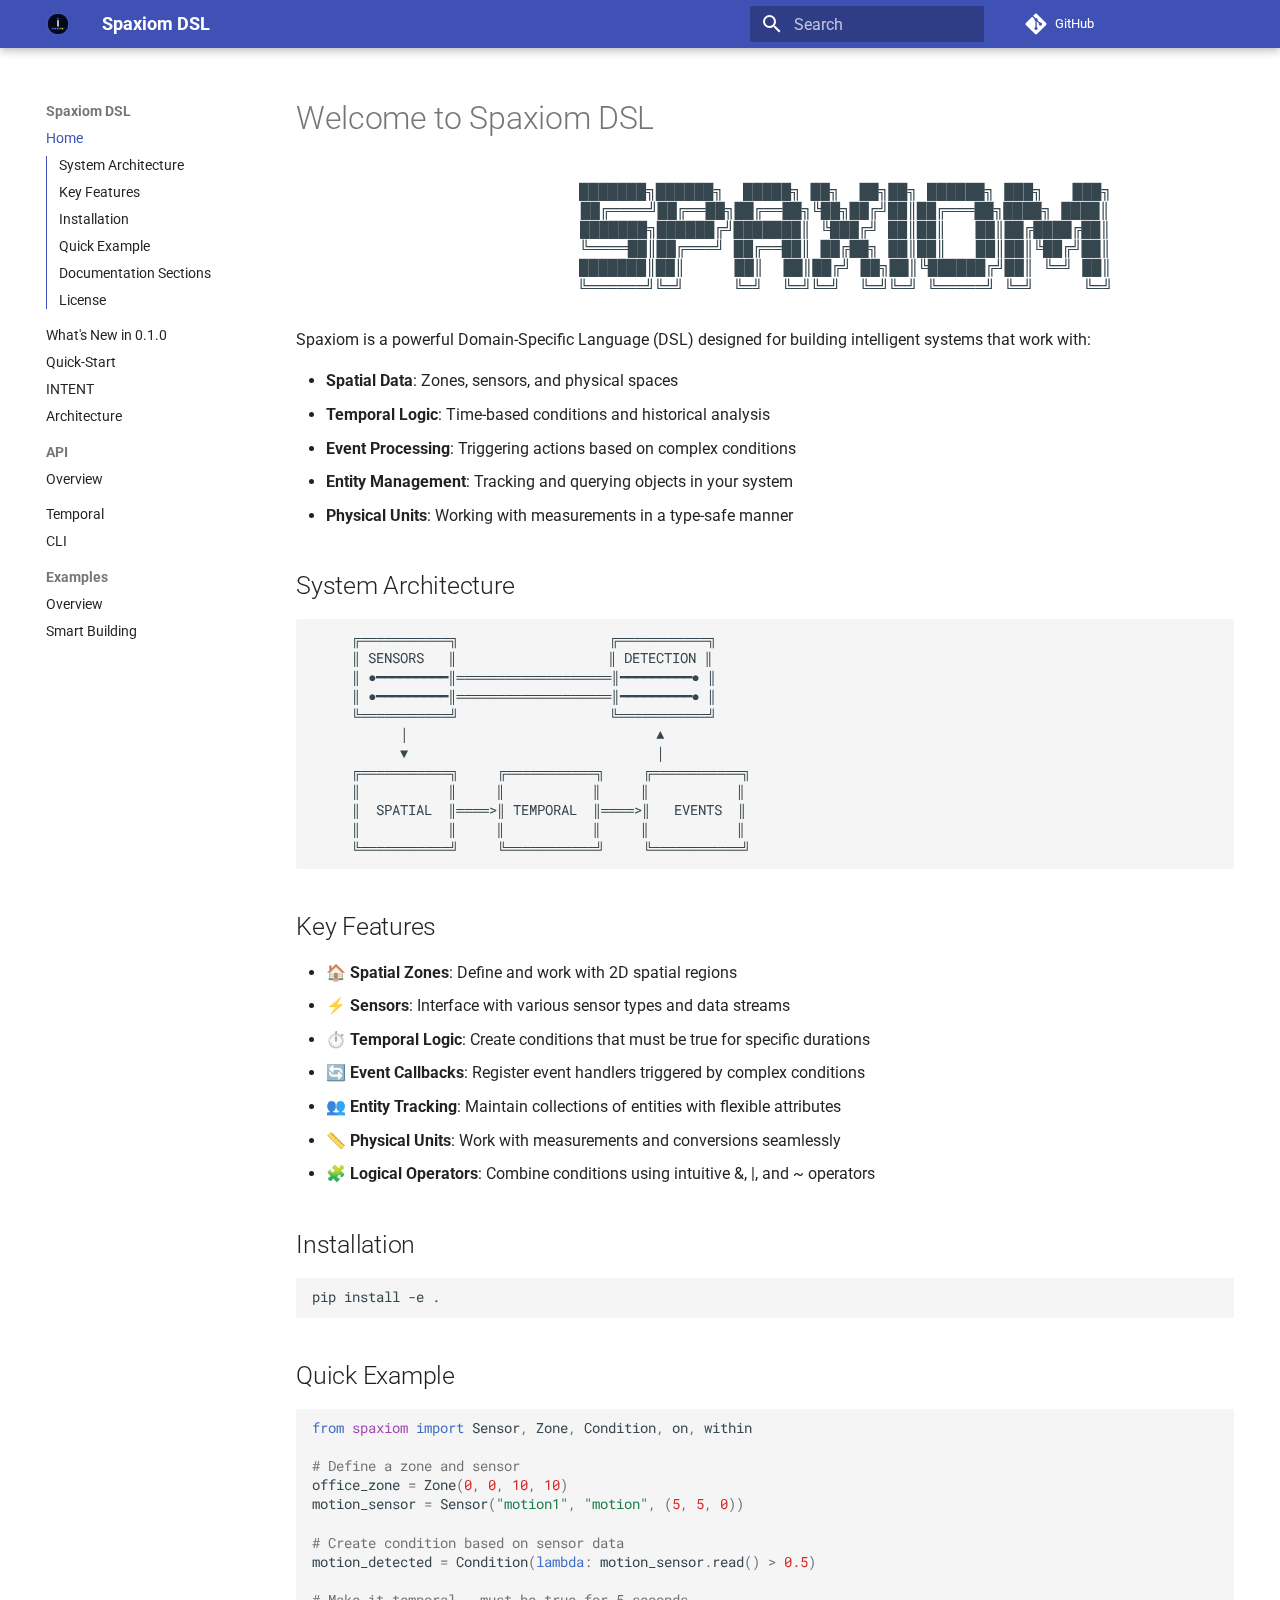
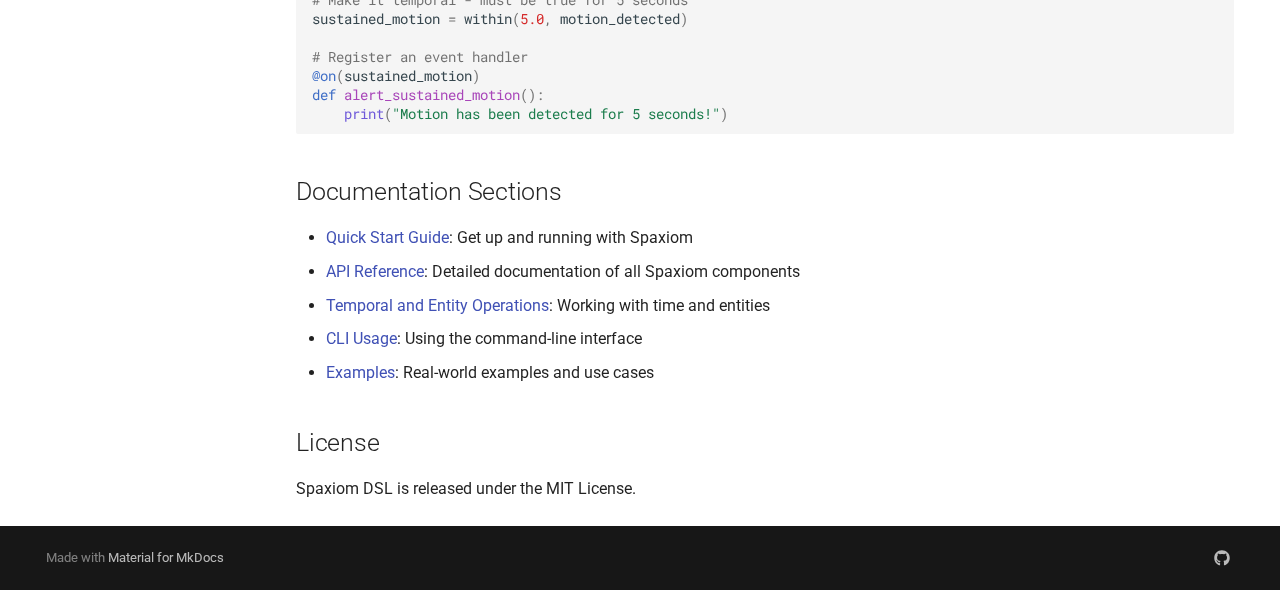
<file: index.html>
<!doctype html>
<html lang="en" class="no-js">
  <head>
    
      <meta charset="utf-8">
      <meta name="viewport" content="width=device-width,initial-scale=1">
      
        <meta name="description" content="An embedded domain-specific language for spatial sensor fusion, temporal reasoning, and real-time event detection">
      
      
        <meta name="author" content="Joe Scanlin">
      
      
      
      
        <link rel="next" href="whats_new/">
      
      
      <link rel="icon" href="assets/images/favicon.png">
      <meta name="generator" content="mkdocs-1.6.1, mkdocs-material-9.6.23">
    
    
      
        <title>Spaxiom DSL</title>
      
    
    
      <link rel="stylesheet" href="assets/stylesheets/main.84d31ad4.min.css">
      
        
        <link rel="stylesheet" href="assets/stylesheets/palette.06af60db.min.css">
      
      


    
    
      
    
    
      
        
        
        <link rel="preconnect" href="https://fonts.gstatic.com" crossorigin>
        <link rel="stylesheet" href="https://fonts.googleapis.com/css?family=Roboto:300,300i,400,400i,700,700i%7CRoboto+Mono:400,400i,700,700i&display=fallback">
        <style>:root{--md-text-font:"Roboto";--md-code-font:"Roboto Mono"}</style>
      
    
    
      <link rel="stylesheet" href="css/intent.css">
    
    <script>__md_scope=new URL(".",location),__md_hash=e=>[...e].reduce(((e,_)=>(e<<5)-e+_.charCodeAt(0)),0),__md_get=(e,_=localStorage,t=__md_scope)=>JSON.parse(_.getItem(t.pathname+"."+e)),__md_set=(e,_,t=localStorage,a=__md_scope)=>{try{t.setItem(a.pathname+"."+e,JSON.stringify(_))}catch(e){}}</script>
    
      

    
    
    
  </head>
  
  
    
    
    
    
    
    <body dir="ltr" data-md-color-scheme="default" data-md-color-primary="indigo" data-md-color-accent="blue">
  
    
    <input class="md-toggle" data-md-toggle="drawer" type="checkbox" id="__drawer" autocomplete="off">
    <input class="md-toggle" data-md-toggle="search" type="checkbox" id="__search" autocomplete="off">
    <label class="md-overlay" for="__drawer"></label>
    <div data-md-component="skip">
      
        
        <a href="#welcome-to-spaxiom-dsl" class="md-skip">
          Skip to content
        </a>
      
    </div>
    <div data-md-component="announce">
      
    </div>
    
    
      

  

<header class="md-header md-header--shadow" data-md-component="header">
  <nav class="md-header__inner md-grid" aria-label="Header">
    <a href="." title="Spaxiom DSL" class="md-header__button md-logo" aria-label="Spaxiom DSL" data-md-component="logo">
      
  <img src="images/intent-logo.svg" alt="logo">

    </a>
    <label class="md-header__button md-icon" for="__drawer">
      
      <svg xmlns="http://www.w3.org/2000/svg" viewBox="0 0 24 24"><path d="M3 6h18v2H3zm0 5h18v2H3zm0 5h18v2H3z"/></svg>
    </label>
    <div class="md-header__title" data-md-component="header-title">
      <div class="md-header__ellipsis">
        <div class="md-header__topic">
          <span class="md-ellipsis">
            Spaxiom DSL
          </span>
        </div>
        <div class="md-header__topic" data-md-component="header-topic">
          <span class="md-ellipsis">
            
              Home
            
          </span>
        </div>
      </div>
    </div>
    
      
    
    
    
    
      
      
        <label class="md-header__button md-icon" for="__search">
          
          <svg xmlns="http://www.w3.org/2000/svg" viewBox="0 0 24 24"><path d="M9.5 3A6.5 6.5 0 0 1 16 9.5c0 1.61-.59 3.09-1.56 4.23l.27.27h.79l5 5-1.5 1.5-5-5v-.79l-.27-.27A6.52 6.52 0 0 1 9.5 16 6.5 6.5 0 0 1 3 9.5 6.5 6.5 0 0 1 9.5 3m0 2C7 5 5 7 5 9.5S7 14 9.5 14 14 12 14 9.5 12 5 9.5 5"/></svg>
        </label>
        <div class="md-search" data-md-component="search" role="dialog">
  <label class="md-search__overlay" for="__search"></label>
  <div class="md-search__inner" role="search">
    <form class="md-search__form" name="search">
      <input type="text" class="md-search__input" name="query" aria-label="Search" placeholder="Search" autocapitalize="off" autocorrect="off" autocomplete="off" spellcheck="false" data-md-component="search-query" required>
      <label class="md-search__icon md-icon" for="__search">
        
        <svg xmlns="http://www.w3.org/2000/svg" viewBox="0 0 24 24"><path d="M9.5 3A6.5 6.5 0 0 1 16 9.5c0 1.61-.59 3.09-1.56 4.23l.27.27h.79l5 5-1.5 1.5-5-5v-.79l-.27-.27A6.52 6.52 0 0 1 9.5 16 6.5 6.5 0 0 1 3 9.5 6.5 6.5 0 0 1 9.5 3m0 2C7 5 5 7 5 9.5S7 14 9.5 14 14 12 14 9.5 12 5 9.5 5"/></svg>
        
        <svg xmlns="http://www.w3.org/2000/svg" viewBox="0 0 24 24"><path d="M20 11v2H8l5.5 5.5-1.42 1.42L4.16 12l7.92-7.92L13.5 5.5 8 11z"/></svg>
      </label>
      <nav class="md-search__options" aria-label="Search">
        
        <button type="reset" class="md-search__icon md-icon" title="Clear" aria-label="Clear" tabindex="-1">
          
          <svg xmlns="http://www.w3.org/2000/svg" viewBox="0 0 24 24"><path d="M19 6.41 17.59 5 12 10.59 6.41 5 5 6.41 10.59 12 5 17.59 6.41 19 12 13.41 17.59 19 19 17.59 13.41 12z"/></svg>
        </button>
      </nav>
      
    </form>
    <div class="md-search__output">
      <div class="md-search__scrollwrap" tabindex="0" data-md-scrollfix>
        <div class="md-search-result" data-md-component="search-result">
          <div class="md-search-result__meta">
            Initializing search
          </div>
          <ol class="md-search-result__list" role="presentation"></ol>
        </div>
      </div>
    </div>
  </div>
</div>
      
    
    
      <div class="md-header__source">
        <a href="https://github.com/joescanlin/spaxiom-dsl" title="Go to repository" class="md-source" data-md-component="source">
  <div class="md-source__icon md-icon">
    
    <svg xmlns="http://www.w3.org/2000/svg" viewBox="0 0 448 512"><!--! Font Awesome Free 7.1.0 by @fontawesome - https://fontawesome.com License - https://fontawesome.com/license/free (Icons: CC BY 4.0, Fonts: SIL OFL 1.1, Code: MIT License) Copyright 2025 Fonticons, Inc.--><path d="M439.6 236.1 244 40.5c-5.4-5.5-12.8-8.5-20.4-8.5s-15 3-20.4 8.4L162.5 81l51.5 51.5c27.1-9.1 52.7 16.8 43.4 43.7l49.7 49.7c34.2-11.8 61.2 31 35.5 56.7-26.5 26.5-70.2-2.9-56-37.3L240.3 199v121.9c25.3 12.5 22.3 41.8 9.1 55-6.4 6.4-15.2 10.1-24.3 10.1s-17.8-3.6-24.3-10.1c-17.6-17.6-11.1-46.9 11.2-56v-123c-20.8-8.5-24.6-30.7-18.6-45L142.6 101 8.5 235.1C3 240.6 0 247.9 0 255.5s3 15 8.5 20.4l195.6 195.7c5.4 5.4 12.7 8.4 20.4 8.4s15-3 20.4-8.4l194.7-194.7c5.4-5.4 8.4-12.8 8.4-20.4s-3-15-8.4-20.4"/></svg>
  </div>
  <div class="md-source__repository">
    GitHub
  </div>
</a>
      </div>
    
  </nav>
  
</header>
    
    <div class="md-container" data-md-component="container">
      
      
        
          
        
      
      <main class="md-main" data-md-component="main">
        <div class="md-main__inner md-grid">
          
            
              
              <div class="md-sidebar md-sidebar--primary" data-md-component="sidebar" data-md-type="navigation" >
                <div class="md-sidebar__scrollwrap">
                  <div class="md-sidebar__inner">
                    



  

<nav class="md-nav md-nav--primary md-nav--integrated" aria-label="Navigation" data-md-level="0">
  <label class="md-nav__title" for="__drawer">
    <a href="." title="Spaxiom DSL" class="md-nav__button md-logo" aria-label="Spaxiom DSL" data-md-component="logo">
      
  <img src="images/intent-logo.svg" alt="logo">

    </a>
    Spaxiom DSL
  </label>
  
    <div class="md-nav__source">
      <a href="https://github.com/joescanlin/spaxiom-dsl" title="Go to repository" class="md-source" data-md-component="source">
  <div class="md-source__icon md-icon">
    
    <svg xmlns="http://www.w3.org/2000/svg" viewBox="0 0 448 512"><!--! Font Awesome Free 7.1.0 by @fontawesome - https://fontawesome.com License - https://fontawesome.com/license/free (Icons: CC BY 4.0, Fonts: SIL OFL 1.1, Code: MIT License) Copyright 2025 Fonticons, Inc.--><path d="M439.6 236.1 244 40.5c-5.4-5.5-12.8-8.5-20.4-8.5s-15 3-20.4 8.4L162.5 81l51.5 51.5c27.1-9.1 52.7 16.8 43.4 43.7l49.7 49.7c34.2-11.8 61.2 31 35.5 56.7-26.5 26.5-70.2-2.9-56-37.3L240.3 199v121.9c25.3 12.5 22.3 41.8 9.1 55-6.4 6.4-15.2 10.1-24.3 10.1s-17.8-3.6-24.3-10.1c-17.6-17.6-11.1-46.9 11.2-56v-123c-20.8-8.5-24.6-30.7-18.6-45L142.6 101 8.5 235.1C3 240.6 0 247.9 0 255.5s3 15 8.5 20.4l195.6 195.7c5.4 5.4 12.7 8.4 20.4 8.4s15-3 20.4-8.4l194.7-194.7c5.4-5.4 8.4-12.8 8.4-20.4s-3-15-8.4-20.4"/></svg>
  </div>
  <div class="md-source__repository">
    GitHub
  </div>
</a>
    </div>
  
  <ul class="md-nav__list" data-md-scrollfix>
    
      
      
  
  
    
  
  
  
    <li class="md-nav__item md-nav__item--active">
      
      <input class="md-nav__toggle md-toggle" type="checkbox" id="__toc">
      
      
        
      
      
        <label class="md-nav__link md-nav__link--active" for="__toc">
          
  
  
  <span class="md-ellipsis">
    Home
    
  </span>
  

          <span class="md-nav__icon md-icon"></span>
        </label>
      
      <a href="." class="md-nav__link md-nav__link--active">
        
  
  
  <span class="md-ellipsis">
    Home
    
  </span>
  

      </a>
      
        

<nav class="md-nav md-nav--secondary" aria-label="Table of contents">
  
  
  
    
  
  
    <label class="md-nav__title" for="__toc">
      <span class="md-nav__icon md-icon"></span>
      Table of contents
    </label>
    <ul class="md-nav__list" data-md-component="toc" data-md-scrollfix>
      
        <li class="md-nav__item">
  <a href="#system-architecture" class="md-nav__link">
    <span class="md-ellipsis">
      System Architecture
    </span>
  </a>
  
</li>
      
        <li class="md-nav__item">
  <a href="#key-features" class="md-nav__link">
    <span class="md-ellipsis">
      Key Features
    </span>
  </a>
  
</li>
      
        <li class="md-nav__item">
  <a href="#installation" class="md-nav__link">
    <span class="md-ellipsis">
      Installation
    </span>
  </a>
  
</li>
      
        <li class="md-nav__item">
  <a href="#quick-example" class="md-nav__link">
    <span class="md-ellipsis">
      Quick Example
    </span>
  </a>
  
</li>
      
        <li class="md-nav__item">
  <a href="#documentation-sections" class="md-nav__link">
    <span class="md-ellipsis">
      Documentation Sections
    </span>
  </a>
  
</li>
      
        <li class="md-nav__item">
  <a href="#license" class="md-nav__link">
    <span class="md-ellipsis">
      License
    </span>
  </a>
  
</li>
      
    </ul>
  
</nav>
      
    </li>
  

    
      
      
  
  
  
  
    <li class="md-nav__item">
      <a href="whats_new/" class="md-nav__link">
        
  
  
  <span class="md-ellipsis">
    What's New in 0.1.0
    
  </span>
  

      </a>
    </li>
  

    
      
      
  
  
  
  
    <li class="md-nav__item">
      <a href="quickstart/" class="md-nav__link">
        
  
  
  <span class="md-ellipsis">
    Quick-Start
    
  </span>
  

      </a>
    </li>
  

    
      
      
  
  
  
  
    <li class="md-nav__item">
      <a href="intent/" class="md-nav__link">
        
  
  
  <span class="md-ellipsis">
    INTENT
    
  </span>
  

      </a>
    </li>
  

    
      
      
  
  
  
  
    <li class="md-nav__item">
      <a href="architecture/" class="md-nav__link">
        
  
  
  <span class="md-ellipsis">
    Architecture
    
  </span>
  

      </a>
    </li>
  

    
      
      
  
  
  
  
    
    
    
    
      
        
        
      
    
    
    <li class="md-nav__item md-nav__item--section md-nav__item--nested">
      
        
        
          
        
        <input class="md-nav__toggle md-toggle md-toggle--indeterminate" type="checkbox" id="__nav_6" >
        
          
          <label class="md-nav__link" for="__nav_6" id="__nav_6_label" tabindex="">
            
  
  
  <span class="md-ellipsis">
    API
    
  </span>
  

            <span class="md-nav__icon md-icon"></span>
          </label>
        
        <nav class="md-nav" data-md-level="1" aria-labelledby="__nav_6_label" aria-expanded="false">
          <label class="md-nav__title" for="__nav_6">
            <span class="md-nav__icon md-icon"></span>
            API
          </label>
          <ul class="md-nav__list" data-md-scrollfix>
            
              
                
  
  
  
  
    <li class="md-nav__item">
      <a href="api/overview/" class="md-nav__link">
        
  
  
  <span class="md-ellipsis">
    Overview
    
  </span>
  

      </a>
    </li>
  

              
            
          </ul>
        </nav>
      
    </li>
  

    
      
      
  
  
  
  
    <li class="md-nav__item">
      <a href="temporal_and_entities/" class="md-nav__link">
        
  
  
  <span class="md-ellipsis">
    Temporal
    
  </span>
  

      </a>
    </li>
  

    
      
      
  
  
  
  
    <li class="md-nav__item">
      <a href="cli_usage/" class="md-nav__link">
        
  
  
  <span class="md-ellipsis">
    CLI
    
  </span>
  

      </a>
    </li>
  

    
      
      
  
  
  
  
    
    
    
    
      
        
        
      
    
    
    <li class="md-nav__item md-nav__item--section md-nav__item--nested">
      
        
        
          
        
        <input class="md-nav__toggle md-toggle md-toggle--indeterminate" type="checkbox" id="__nav_9" >
        
          
          <label class="md-nav__link" for="__nav_9" id="__nav_9_label" tabindex="">
            
  
  
  <span class="md-ellipsis">
    Examples
    
  </span>
  

            <span class="md-nav__icon md-icon"></span>
          </label>
        
        <nav class="md-nav" data-md-level="1" aria-labelledby="__nav_9_label" aria-expanded="false">
          <label class="md-nav__title" for="__nav_9">
            <span class="md-nav__icon md-icon"></span>
            Examples
          </label>
          <ul class="md-nav__list" data-md-scrollfix>
            
              
                
  
  
  
  
    <li class="md-nav__item">
      <a href="examples/overview/" class="md-nav__link">
        
  
  
  <span class="md-ellipsis">
    Overview
    
  </span>
  

      </a>
    </li>
  

              
            
              
                
  
  
  
  
    <li class="md-nav__item">
      <a href="examples/smart_building/" class="md-nav__link">
        
  
  
  <span class="md-ellipsis">
    Smart Building
    
  </span>
  

      </a>
    </li>
  

              
            
          </ul>
        </nav>
      
    </li>
  

    
  </ul>
</nav>
                  </div>
                </div>
              </div>
            
            
          
          
            <div class="md-content" data-md-component="content">
              <article class="md-content__inner md-typeset">
                
                  


  
  


<h1 id="welcome-to-spaxiom-dsl">Welcome to Spaxiom DSL<a class="headerlink" href="#welcome-to-spaxiom-dsl" title="Permanent link">&para;</a></h1>
<div align="center" style="margin-bottom: 2em;">
<pre style="line-height: 1.2;">
                ███████╗██████╗  █████╗ ██╗  ██╗██╗ ██████╗ ███╗   ███╗
                ██╔════╝██╔══██╗██╔══██╗╚██╗██╔╝██║██╔═══██╗████╗ ████║
                ███████╗██████╔╝███████║ ╚███╔╝ ██║██║   ██║██╔████╔██║
                ╚════██║██╔═══╝ ██╔══██║ ██╔██╗ ██║██║   ██║██║╚██╔╝██║
                ███████║██║     ██║  ██║██╔╝ ██╗██║╚██████╔╝██║ ╚═╝ ██║
                ╚══════╝╚═╝     ╚═╝  ╚═╝╚═╝  ╚═╝╚═╝ ╚═════╝ ╚═╝     ╚═╝
</pre>
</div>

<p>Spaxiom is a powerful Domain-Specific Language (DSL) designed for building intelligent systems that work with:</p>
<ul>
<li><strong>Spatial Data</strong>: Zones, sensors, and physical spaces</li>
<li><strong>Temporal Logic</strong>: Time-based conditions and historical analysis</li>
<li><strong>Event Processing</strong>: Triggering actions based on complex conditions</li>
<li><strong>Entity Management</strong>: Tracking and querying objects in your system</li>
<li><strong>Physical Units</strong>: Working with measurements in a type-safe manner</li>
</ul>
<h2 id="system-architecture">System Architecture<a class="headerlink" href="#system-architecture" title="Permanent link">&para;</a></h2>
<div class="highlight"><pre><span></span><code>     ╔═══════════╗                   ╔═══════════╗
     ║ SENSORS   ║                   ║ DETECTION ║
     ║ ●━━━━━━━━━║═══════════════════║━━━━━━━━━● ║
     ║ ●━━━━━━━━━║═══════════════════║━━━━━━━━━● ║
     ╚═══════════╝                   ╚═══════════╝
           │                               ▲
           ▼                               │
     ╔═══════════╗     ╔═══════════╗     ╔═══════════╗
     ║           ║     ║           ║     ║           ║
     ║  SPATIAL  ║════&gt;║ TEMPORAL  ║════&gt;║   EVENTS  ║
     ║           ║     ║           ║     ║           ║
     ╚═══════════╝     ╚═══════════╝     ╚═══════════╝
</code></pre></div>
<h2 id="key-features">Key Features<a class="headerlink" href="#key-features" title="Permanent link">&para;</a></h2>
<ul>
<li>🏠 <strong>Spatial Zones</strong>: Define and work with 2D spatial regions</li>
<li>⚡ <strong>Sensors</strong>: Interface with various sensor types and data streams</li>
<li>⏱️ <strong>Temporal Logic</strong>: Create conditions that must be true for specific durations</li>
<li>🔄 <strong>Event Callbacks</strong>: Register event handlers triggered by complex conditions</li>
<li>👥 <strong>Entity Tracking</strong>: Maintain collections of entities with flexible attributes</li>
<li>📏 <strong>Physical Units</strong>: Work with measurements and conversions seamlessly</li>
<li>🧩 <strong>Logical Operators</strong>: Combine conditions using intuitive &amp;, |, and ~ operators</li>
</ul>
<h2 id="installation">Installation<a class="headerlink" href="#installation" title="Permanent link">&para;</a></h2>
<div class="highlight"><pre><span></span><code>pip<span class="w"> </span>install<span class="w"> </span>-e<span class="w"> </span>.
</code></pre></div>
<h2 id="quick-example">Quick Example<a class="headerlink" href="#quick-example" title="Permanent link">&para;</a></h2>
<div class="highlight"><pre><span></span><code><span class="kn">from</span><span class="w"> </span><span class="nn">spaxiom</span><span class="w"> </span><span class="kn">import</span> <span class="n">Sensor</span><span class="p">,</span> <span class="n">Zone</span><span class="p">,</span> <span class="n">Condition</span><span class="p">,</span> <span class="n">on</span><span class="p">,</span> <span class="n">within</span>

<span class="c1"># Define a zone and sensor</span>
<span class="n">office_zone</span> <span class="o">=</span> <span class="n">Zone</span><span class="p">(</span><span class="mi">0</span><span class="p">,</span> <span class="mi">0</span><span class="p">,</span> <span class="mi">10</span><span class="p">,</span> <span class="mi">10</span><span class="p">)</span>
<span class="n">motion_sensor</span> <span class="o">=</span> <span class="n">Sensor</span><span class="p">(</span><span class="s2">&quot;motion1&quot;</span><span class="p">,</span> <span class="s2">&quot;motion&quot;</span><span class="p">,</span> <span class="p">(</span><span class="mi">5</span><span class="p">,</span> <span class="mi">5</span><span class="p">,</span> <span class="mi">0</span><span class="p">))</span>

<span class="c1"># Create condition based on sensor data</span>
<span class="n">motion_detected</span> <span class="o">=</span> <span class="n">Condition</span><span class="p">(</span><span class="k">lambda</span><span class="p">:</span> <span class="n">motion_sensor</span><span class="o">.</span><span class="n">read</span><span class="p">()</span> <span class="o">&gt;</span> <span class="mf">0.5</span><span class="p">)</span>

<span class="c1"># Make it temporal - must be true for 5 seconds</span>
<span class="n">sustained_motion</span> <span class="o">=</span> <span class="n">within</span><span class="p">(</span><span class="mf">5.0</span><span class="p">,</span> <span class="n">motion_detected</span><span class="p">)</span>

<span class="c1"># Register an event handler</span>
<span class="nd">@on</span><span class="p">(</span><span class="n">sustained_motion</span><span class="p">)</span>
<span class="k">def</span><span class="w"> </span><span class="nf">alert_sustained_motion</span><span class="p">():</span>
    <span class="nb">print</span><span class="p">(</span><span class="s2">&quot;Motion has been detected for 5 seconds!&quot;</span><span class="p">)</span>
</code></pre></div>
<h2 id="documentation-sections">Documentation Sections<a class="headerlink" href="#documentation-sections" title="Permanent link">&para;</a></h2>
<ul>
<li><a href="quickstart/">Quick Start Guide</a>: Get up and running with Spaxiom</li>
<li><a href="api/overview/">API Reference</a>: Detailed documentation of all Spaxiom components</li>
<li><a href="temporal_and_entities/">Temporal and Entity Operations</a>: Working with time and entities</li>
<li><a href="cli_usage/">CLI Usage</a>: Using the command-line interface</li>
<li><a href="examples/overview/">Examples</a>: Real-world examples and use cases</li>
</ul>
<h2 id="license">License<a class="headerlink" href="#license" title="Permanent link">&para;</a></h2>
<p>Spaxiom DSL is released under the MIT License. </p>












                
              </article>
            </div>
          
          
<script>var target=document.getElementById(location.hash.slice(1));target&&target.name&&(target.checked=target.name.startsWith("__tabbed_"))</script>
        </div>
        
      </main>
      
        <footer class="md-footer">
  
  <div class="md-footer-meta md-typeset">
    <div class="md-footer-meta__inner md-grid">
      <div class="md-copyright">
  
  
    Made with
    <a href="https://squidfunk.github.io/mkdocs-material/" target="_blank" rel="noopener">
      Material for MkDocs
    </a>
  
</div>
      
        
<div class="md-social">
  
    
    
    
    
      
      
    
    <a href="https://github.com/joescanlin/spaxiom-dsl" target="_blank" rel="noopener" title="github.com" class="md-social__link">
      <svg xmlns="http://www.w3.org/2000/svg" viewBox="0 0 512 512"><!--! Font Awesome Free 7.1.0 by @fontawesome - https://fontawesome.com License - https://fontawesome.com/license/free (Icons: CC BY 4.0, Fonts: SIL OFL 1.1, Code: MIT License) Copyright 2025 Fonticons, Inc.--><path d="M173.9 397.4c0 2-2.3 3.6-5.2 3.6-3.3.3-5.6-1.3-5.6-3.6 0-2 2.3-3.6 5.2-3.6 3-.3 5.6 1.3 5.6 3.6m-31.1-4.5c-.7 2 1.3 4.3 4.3 4.9 2.6 1 5.6 0 6.2-2s-1.3-4.3-4.3-5.2c-2.6-.7-5.5.3-6.2 2.3m44.2-1.7c-2.9.7-4.9 2.6-4.6 4.9.3 2 2.9 3.3 5.9 2.6 2.9-.7 4.9-2.6 4.6-4.6-.3-1.9-3-3.2-5.9-2.9M252.8 8C114.1 8 8 113.3 8 252c0 110.9 69.8 205.8 169.5 239.2 12.8 2.3 17.3-5.6 17.3-12.1 0-6.2-.3-40.4-.3-61.4 0 0-70 15-84.7-29.8 0 0-11.4-29.1-27.8-36.6 0 0-22.9-15.7 1.6-15.4 0 0 24.9 2 38.6 25.8 21.9 38.6 58.6 27.5 72.9 20.9 2.3-16 8.8-27.1 16-33.7-55.9-6.2-112.3-14.3-112.3-110.5 0-27.5 7.6-41.3 23.6-58.9-2.6-6.5-11.1-33.3 2.6-67.9 20.9-6.5 69 27 69 27 20-5.6 41.5-8.5 62.8-8.5s42.8 2.9 62.8 8.5c0 0 48.1-33.6 69-27 13.7 34.7 5.2 61.4 2.6 67.9 16 17.7 25.8 31.5 25.8 58.9 0 96.5-58.9 104.2-114.8 110.5 9.2 7.9 17 22.9 17 46.4 0 33.7-.3 75.4-.3 83.6 0 6.5 4.6 14.4 17.3 12.1C436.2 457.8 504 362.9 504 252 504 113.3 391.5 8 252.8 8M105.2 352.9c-1.3 1-1 3.3.7 5.2 1.6 1.6 3.9 2.3 5.2 1 1.3-1 1-3.3-.7-5.2-1.6-1.6-3.9-2.3-5.2-1m-10.8-8.1c-.7 1.3.3 2.9 2.3 3.9 1.6 1 3.6.7 4.3-.7.7-1.3-.3-2.9-2.3-3.9-2-.6-3.6-.3-4.3.7m32.4 35.6c-1.6 1.3-1 4.3 1.3 6.2 2.3 2.3 5.2 2.6 6.5 1 1.3-1.3.7-4.3-1.3-6.2-2.2-2.3-5.2-2.6-6.5-1m-11.4-14.7c-1.6 1-1.6 3.6 0 5.9s4.3 3.3 5.6 2.3c1.6-1.3 1.6-3.9 0-6.2-1.4-2.3-4-3.3-5.6-2"/></svg>
    </a>
  
</div>
      
    </div>
  </div>
</footer>
      
    </div>
    <div class="md-dialog" data-md-component="dialog">
      <div class="md-dialog__inner md-typeset"></div>
    </div>
    
    
    
      
      <script id="__config" type="application/json">{"base": ".", "features": ["navigation.instant", "navigation.tracking", "navigation.sections", "navigation.expand", "toc.integrate"], "search": "assets/javascripts/workers/search.973d3a69.min.js", "tags": null, "translations": {"clipboard.copied": "Copied to clipboard", "clipboard.copy": "Copy to clipboard", "search.result.more.one": "1 more on this page", "search.result.more.other": "# more on this page", "search.result.none": "No matching documents", "search.result.one": "1 matching document", "search.result.other": "# matching documents", "search.result.placeholder": "Type to start searching", "search.result.term.missing": "Missing", "select.version": "Select version"}, "version": null}</script>
    
    
      <script src="assets/javascripts/bundle.f55a23d4.min.js"></script>
      
    
  </body>
</html>
</file>
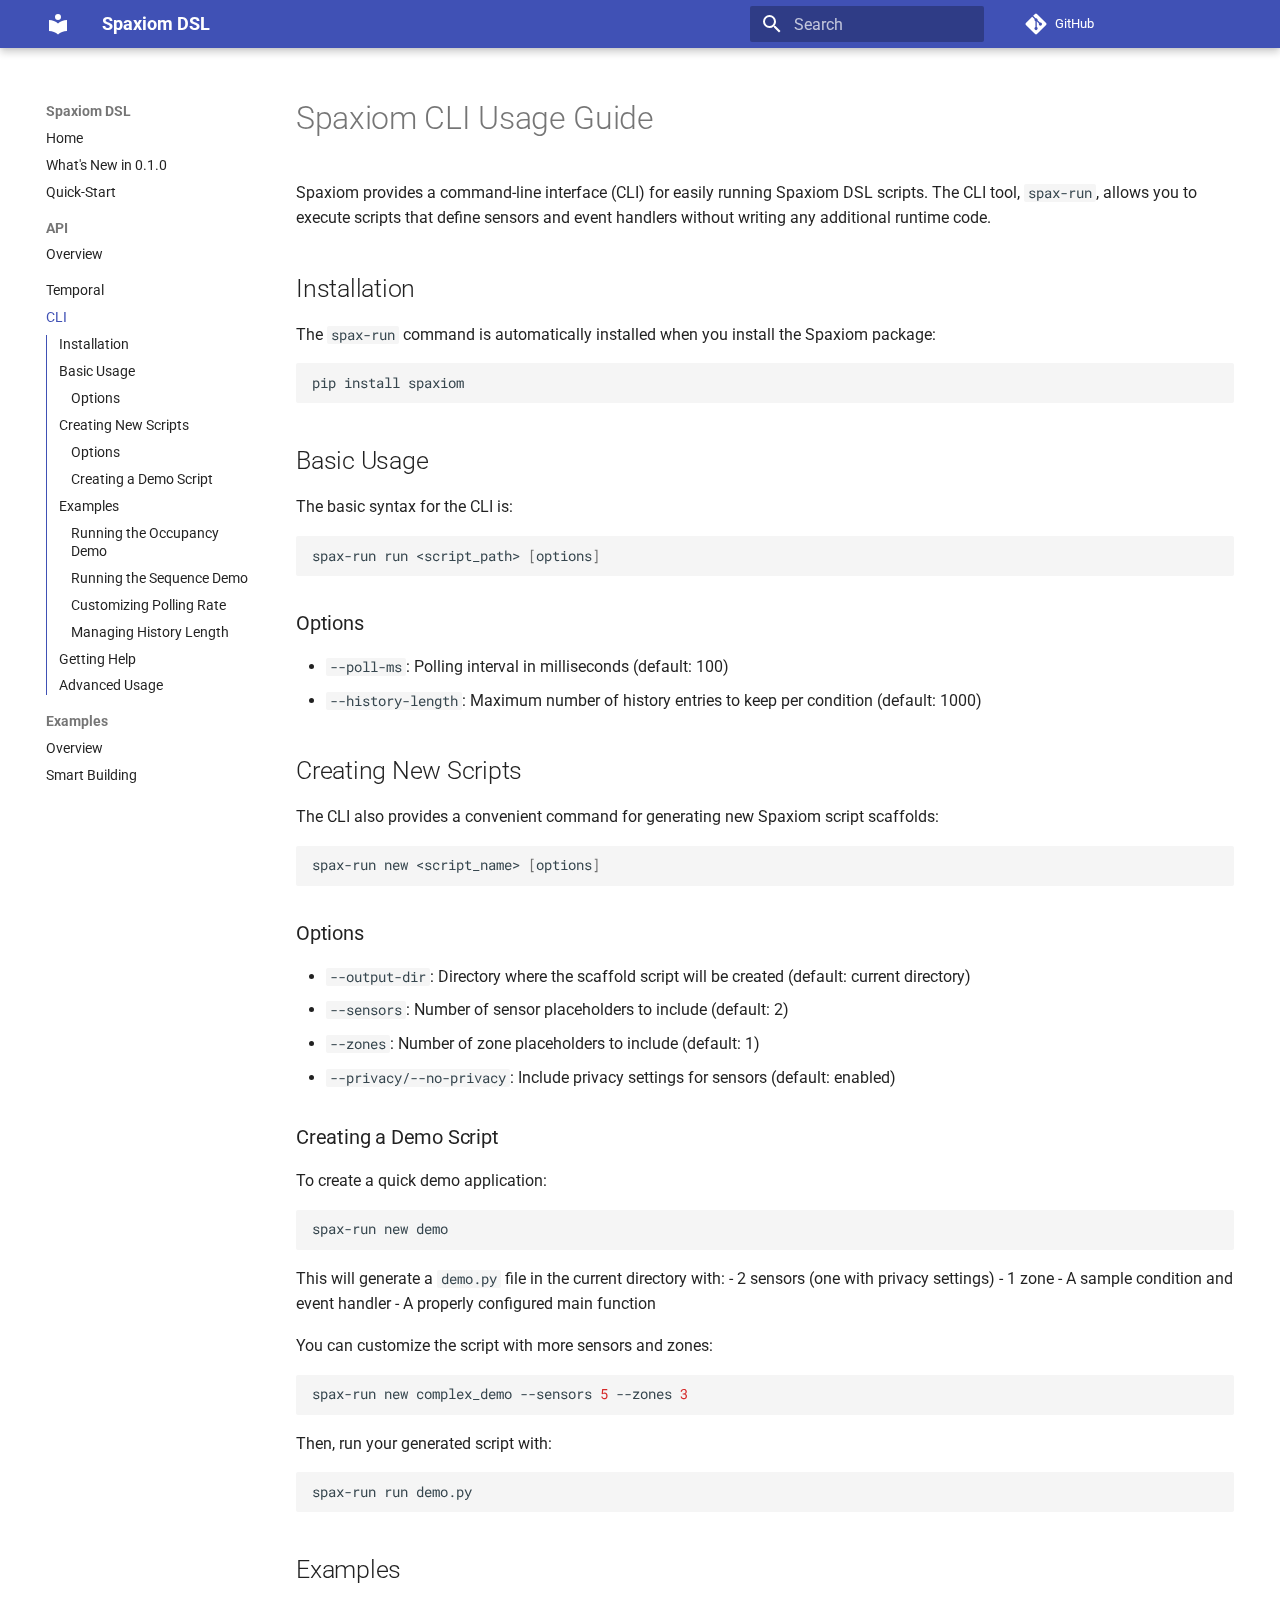
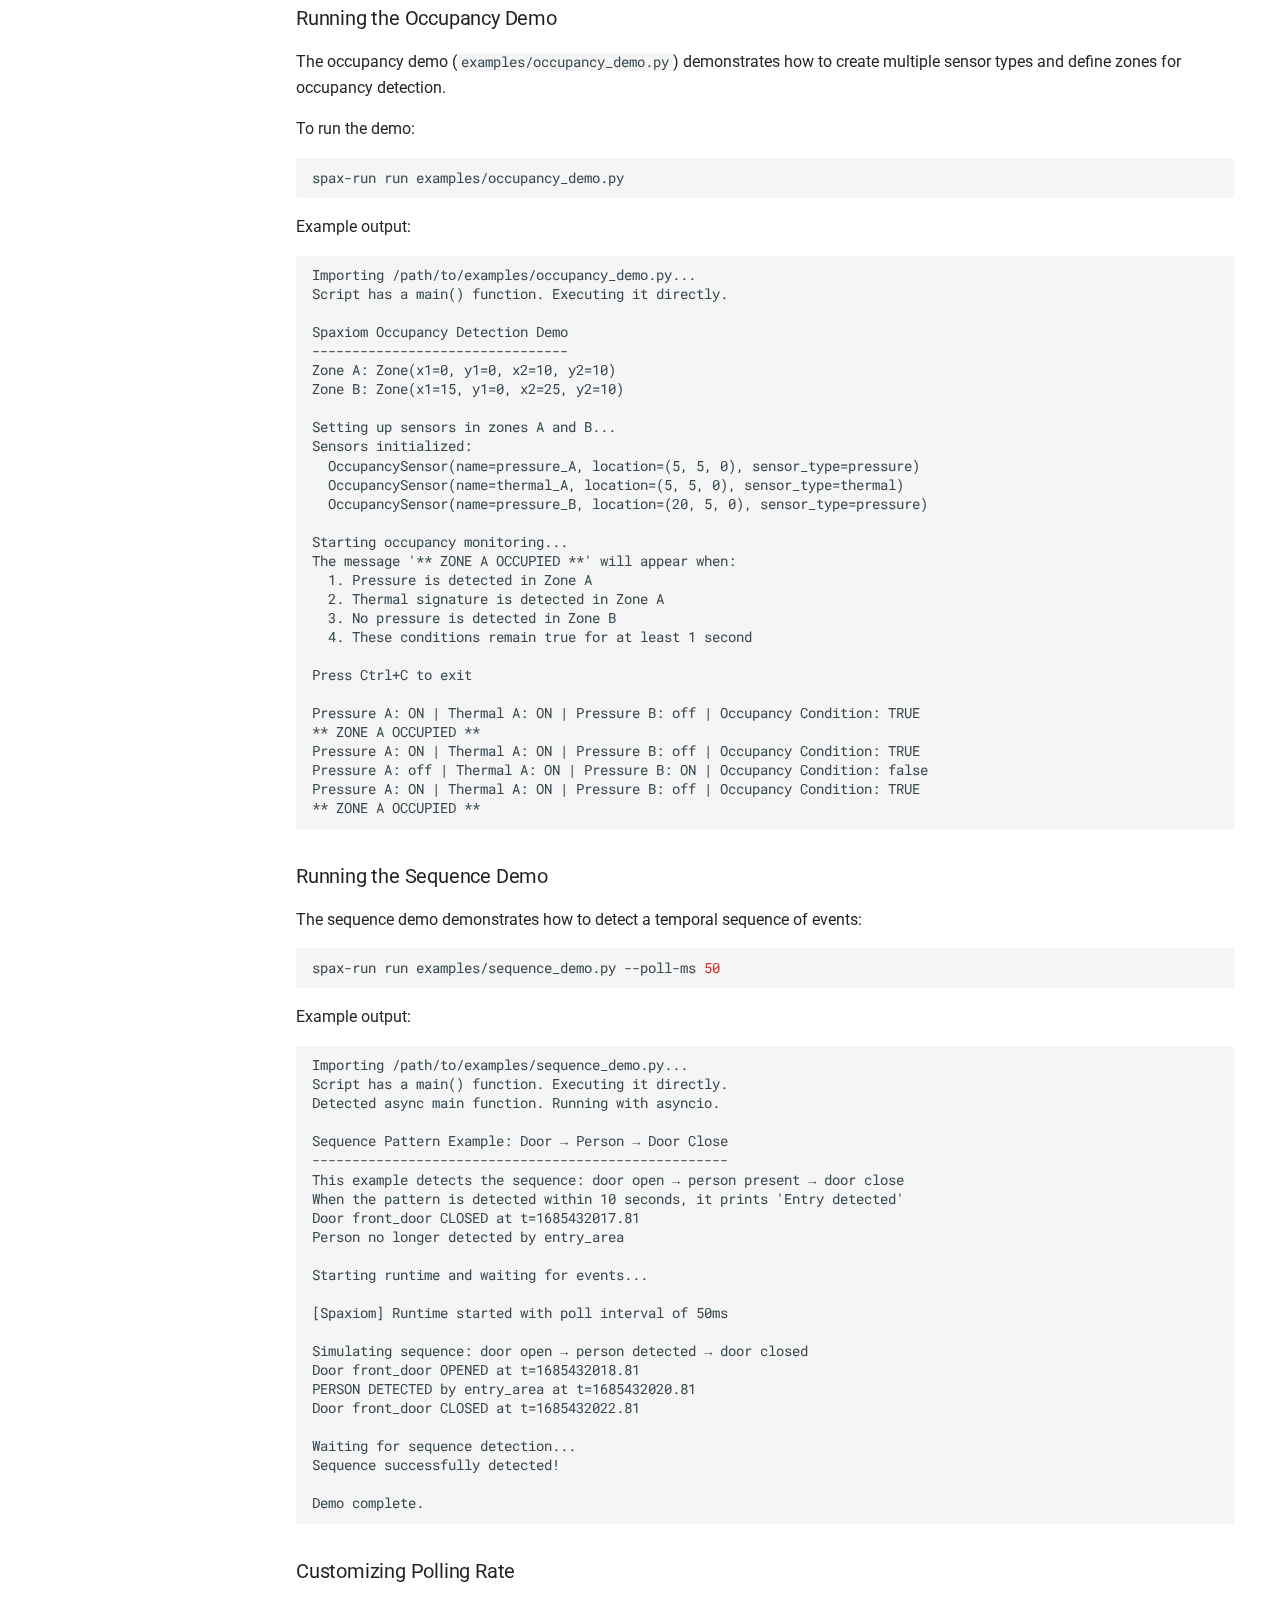
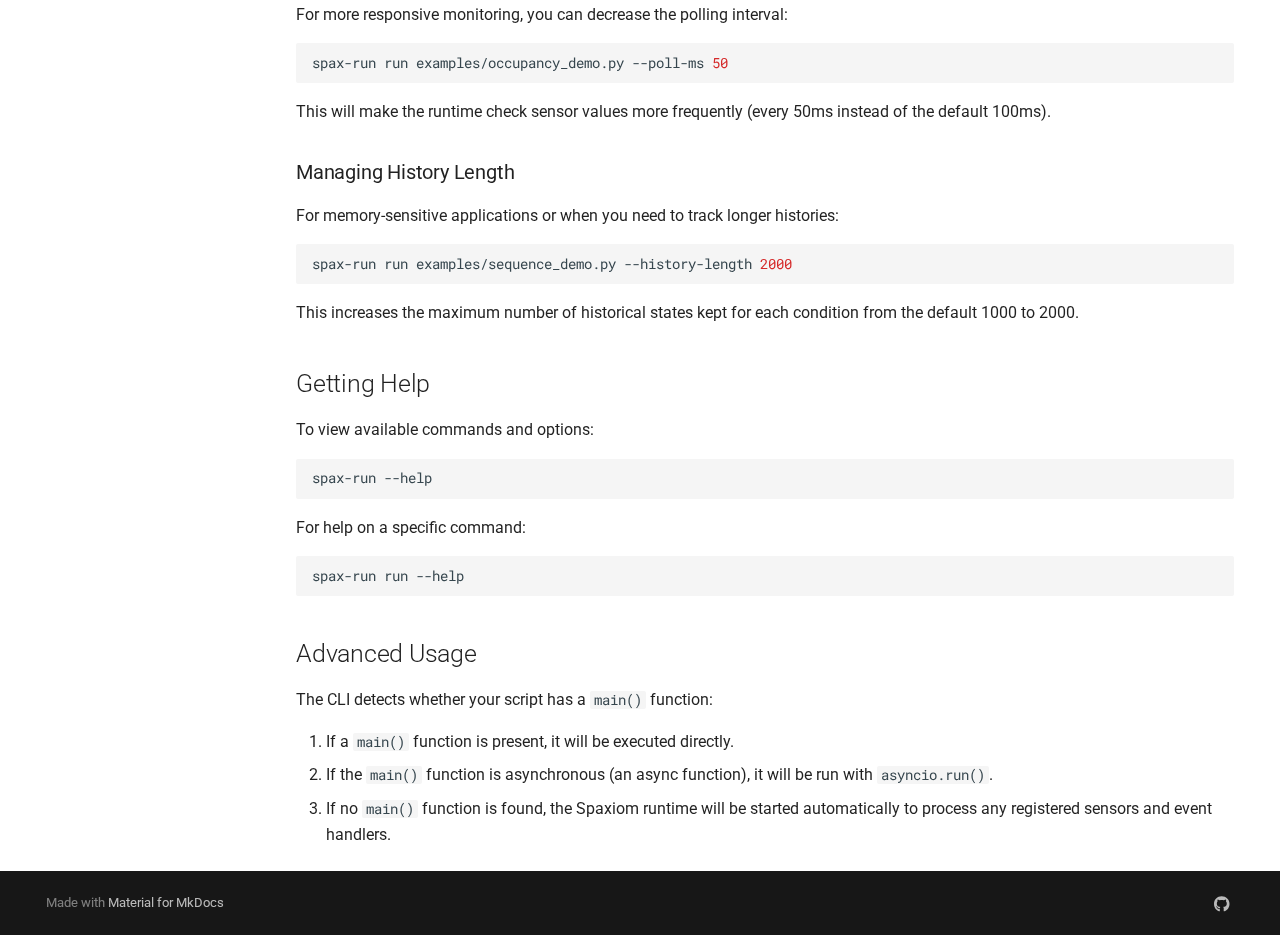
<file: cli_usage/index.html>
<!doctype html>
<html lang="en" class="no-js">
  <head>
    
      <meta charset="utf-8">
      <meta name="viewport" content="width=device-width,initial-scale=1">
      
        <meta name="description" content="An embedded domain-specific language for spatial sensor fusion, temporal reasoning, and real-time event detection">
      
      
        <meta name="author" content="Joe Scanlin">
      
      
      
        <link rel="prev" href="../temporal_and_entities/">
      
      
        <link rel="next" href="../examples/overview/">
      
      
      <link rel="icon" href="../assets/images/favicon.png">
      <meta name="generator" content="mkdocs-1.6.1, mkdocs-material-9.6.14">
    
    
      
        <title>CLI - Spaxiom DSL</title>
      
    
    
      <link rel="stylesheet" href="../assets/stylesheets/main.342714a4.min.css">
      
        
        <link rel="stylesheet" href="../assets/stylesheets/palette.06af60db.min.css">
      
      


    
    
      
    
    
      
        
        
        <link rel="preconnect" href="https://fonts.gstatic.com" crossorigin>
        <link rel="stylesheet" href="https://fonts.googleapis.com/css?family=Roboto:300,300i,400,400i,700,700i%7CRoboto+Mono:400,400i,700,700i&display=fallback">
        <style>:root{--md-text-font:"Roboto";--md-code-font:"Roboto Mono"}</style>
      
    
    
    <script>__md_scope=new URL("..",location),__md_hash=e=>[...e].reduce(((e,_)=>(e<<5)-e+_.charCodeAt(0)),0),__md_get=(e,_=localStorage,t=__md_scope)=>JSON.parse(_.getItem(t.pathname+"."+e)),__md_set=(e,_,t=localStorage,a=__md_scope)=>{try{t.setItem(a.pathname+"."+e,JSON.stringify(_))}catch(e){}}</script>
    
      

    
    
    
  </head>
  
  
    
    
    
    
    
    <body dir="ltr" data-md-color-scheme="default" data-md-color-primary="indigo" data-md-color-accent="blue">
  
    
    <input class="md-toggle" data-md-toggle="drawer" type="checkbox" id="__drawer" autocomplete="off">
    <input class="md-toggle" data-md-toggle="search" type="checkbox" id="__search" autocomplete="off">
    <label class="md-overlay" for="__drawer"></label>
    <div data-md-component="skip">
      
        
        <a href="#spaxiom-cli-usage-guide" class="md-skip">
          Skip to content
        </a>
      
    </div>
    <div data-md-component="announce">
      
    </div>
    
    
      

  

<header class="md-header md-header--shadow" data-md-component="header">
  <nav class="md-header__inner md-grid" aria-label="Header">
    <a href=".." title="Spaxiom DSL" class="md-header__button md-logo" aria-label="Spaxiom DSL" data-md-component="logo">
      
  
  <svg xmlns="http://www.w3.org/2000/svg" viewBox="0 0 24 24"><path d="M12 8a3 3 0 0 0 3-3 3 3 0 0 0-3-3 3 3 0 0 0-3 3 3 3 0 0 0 3 3m0 3.54C9.64 9.35 6.5 8 3 8v11c3.5 0 6.64 1.35 9 3.54 2.36-2.19 5.5-3.54 9-3.54V8c-3.5 0-6.64 1.35-9 3.54"/></svg>

    </a>
    <label class="md-header__button md-icon" for="__drawer">
      
      <svg xmlns="http://www.w3.org/2000/svg" viewBox="0 0 24 24"><path d="M3 6h18v2H3zm0 5h18v2H3zm0 5h18v2H3z"/></svg>
    </label>
    <div class="md-header__title" data-md-component="header-title">
      <div class="md-header__ellipsis">
        <div class="md-header__topic">
          <span class="md-ellipsis">
            Spaxiom DSL
          </span>
        </div>
        <div class="md-header__topic" data-md-component="header-topic">
          <span class="md-ellipsis">
            
              CLI
            
          </span>
        </div>
      </div>
    </div>
    
      
    
    
    
    
      
      
        <label class="md-header__button md-icon" for="__search">
          
          <svg xmlns="http://www.w3.org/2000/svg" viewBox="0 0 24 24"><path d="M9.5 3A6.5 6.5 0 0 1 16 9.5c0 1.61-.59 3.09-1.56 4.23l.27.27h.79l5 5-1.5 1.5-5-5v-.79l-.27-.27A6.52 6.52 0 0 1 9.5 16 6.5 6.5 0 0 1 3 9.5 6.5 6.5 0 0 1 9.5 3m0 2C7 5 5 7 5 9.5S7 14 9.5 14 14 12 14 9.5 12 5 9.5 5"/></svg>
        </label>
        <div class="md-search" data-md-component="search" role="dialog">
  <label class="md-search__overlay" for="__search"></label>
  <div class="md-search__inner" role="search">
    <form class="md-search__form" name="search">
      <input type="text" class="md-search__input" name="query" aria-label="Search" placeholder="Search" autocapitalize="off" autocorrect="off" autocomplete="off" spellcheck="false" data-md-component="search-query" required>
      <label class="md-search__icon md-icon" for="__search">
        
        <svg xmlns="http://www.w3.org/2000/svg" viewBox="0 0 24 24"><path d="M9.5 3A6.5 6.5 0 0 1 16 9.5c0 1.61-.59 3.09-1.56 4.23l.27.27h.79l5 5-1.5 1.5-5-5v-.79l-.27-.27A6.52 6.52 0 0 1 9.5 16 6.5 6.5 0 0 1 3 9.5 6.5 6.5 0 0 1 9.5 3m0 2C7 5 5 7 5 9.5S7 14 9.5 14 14 12 14 9.5 12 5 9.5 5"/></svg>
        
        <svg xmlns="http://www.w3.org/2000/svg" viewBox="0 0 24 24"><path d="M20 11v2H8l5.5 5.5-1.42 1.42L4.16 12l7.92-7.92L13.5 5.5 8 11z"/></svg>
      </label>
      <nav class="md-search__options" aria-label="Search">
        
        <button type="reset" class="md-search__icon md-icon" title="Clear" aria-label="Clear" tabindex="-1">
          
          <svg xmlns="http://www.w3.org/2000/svg" viewBox="0 0 24 24"><path d="M19 6.41 17.59 5 12 10.59 6.41 5 5 6.41 10.59 12 5 17.59 6.41 19 12 13.41 17.59 19 19 17.59 13.41 12z"/></svg>
        </button>
      </nav>
      
    </form>
    <div class="md-search__output">
      <div class="md-search__scrollwrap" tabindex="0" data-md-scrollfix>
        <div class="md-search-result" data-md-component="search-result">
          <div class="md-search-result__meta">
            Initializing search
          </div>
          <ol class="md-search-result__list" role="presentation"></ol>
        </div>
      </div>
    </div>
  </div>
</div>
      
    
    
      <div class="md-header__source">
        <a href="https://github.com/joescanlin/spaxiom-dsl" title="Go to repository" class="md-source" data-md-component="source">
  <div class="md-source__icon md-icon">
    
    <svg xmlns="http://www.w3.org/2000/svg" viewBox="0 0 448 512"><!--! Font Awesome Free 6.7.2 by @fontawesome - https://fontawesome.com License - https://fontawesome.com/license/free (Icons: CC BY 4.0, Fonts: SIL OFL 1.1, Code: MIT License) Copyright 2024 Fonticons, Inc.--><path d="M439.55 236.05 244 40.45a28.87 28.87 0 0 0-40.81 0l-40.66 40.63 51.52 51.52c27.06-9.14 52.68 16.77 43.39 43.68l49.66 49.66c34.23-11.8 61.18 31 35.47 56.69-26.49 26.49-70.21-2.87-56-37.34L240.22 199v121.85c25.3 12.54 22.26 41.85 9.08 55a34.34 34.34 0 0 1-48.55 0c-17.57-17.6-11.07-46.91 11.25-56v-123c-20.8-8.51-24.6-30.74-18.64-45L142.57 101 8.45 235.14a28.86 28.86 0 0 0 0 40.81l195.61 195.6a28.86 28.86 0 0 0 40.8 0l194.69-194.69a28.86 28.86 0 0 0 0-40.81"/></svg>
  </div>
  <div class="md-source__repository">
    GitHub
  </div>
</a>
      </div>
    
  </nav>
  
</header>
    
    <div class="md-container" data-md-component="container">
      
      
        
          
        
      
      <main class="md-main" data-md-component="main">
        <div class="md-main__inner md-grid">
          
            
              
              <div class="md-sidebar md-sidebar--primary" data-md-component="sidebar" data-md-type="navigation" >
                <div class="md-sidebar__scrollwrap">
                  <div class="md-sidebar__inner">
                    



  

<nav class="md-nav md-nav--primary md-nav--integrated" aria-label="Navigation" data-md-level="0">
  <label class="md-nav__title" for="__drawer">
    <a href=".." title="Spaxiom DSL" class="md-nav__button md-logo" aria-label="Spaxiom DSL" data-md-component="logo">
      
  
  <svg xmlns="http://www.w3.org/2000/svg" viewBox="0 0 24 24"><path d="M12 8a3 3 0 0 0 3-3 3 3 0 0 0-3-3 3 3 0 0 0-3 3 3 3 0 0 0 3 3m0 3.54C9.64 9.35 6.5 8 3 8v11c3.5 0 6.64 1.35 9 3.54 2.36-2.19 5.5-3.54 9-3.54V8c-3.5 0-6.64 1.35-9 3.54"/></svg>

    </a>
    Spaxiom DSL
  </label>
  
    <div class="md-nav__source">
      <a href="https://github.com/joescanlin/spaxiom-dsl" title="Go to repository" class="md-source" data-md-component="source">
  <div class="md-source__icon md-icon">
    
    <svg xmlns="http://www.w3.org/2000/svg" viewBox="0 0 448 512"><!--! Font Awesome Free 6.7.2 by @fontawesome - https://fontawesome.com License - https://fontawesome.com/license/free (Icons: CC BY 4.0, Fonts: SIL OFL 1.1, Code: MIT License) Copyright 2024 Fonticons, Inc.--><path d="M439.55 236.05 244 40.45a28.87 28.87 0 0 0-40.81 0l-40.66 40.63 51.52 51.52c27.06-9.14 52.68 16.77 43.39 43.68l49.66 49.66c34.23-11.8 61.18 31 35.47 56.69-26.49 26.49-70.21-2.87-56-37.34L240.22 199v121.85c25.3 12.54 22.26 41.85 9.08 55a34.34 34.34 0 0 1-48.55 0c-17.57-17.6-11.07-46.91 11.25-56v-123c-20.8-8.51-24.6-30.74-18.64-45L142.57 101 8.45 235.14a28.86 28.86 0 0 0 0 40.81l195.61 195.6a28.86 28.86 0 0 0 40.8 0l194.69-194.69a28.86 28.86 0 0 0 0-40.81"/></svg>
  </div>
  <div class="md-source__repository">
    GitHub
  </div>
</a>
    </div>
  
  <ul class="md-nav__list" data-md-scrollfix>
    
      
      
  
  
  
  
    <li class="md-nav__item">
      <a href=".." class="md-nav__link">
        
  
  
  <span class="md-ellipsis">
    Home
    
  </span>
  

      </a>
    </li>
  

    
      
      
  
  
  
  
    <li class="md-nav__item">
      <a href="../whats_new/" class="md-nav__link">
        
  
  
  <span class="md-ellipsis">
    What's New in 0.1.0
    
  </span>
  

      </a>
    </li>
  

    
      
      
  
  
  
  
    <li class="md-nav__item">
      <a href="../quickstart/" class="md-nav__link">
        
  
  
  <span class="md-ellipsis">
    Quick-Start
    
  </span>
  

      </a>
    </li>
  

    
      
      
  
  
  
  
    
    
    
    
      
        
        
      
    
    
    <li class="md-nav__item md-nav__item--section md-nav__item--nested">
      
        
        
          
        
        <input class="md-nav__toggle md-toggle md-toggle--indeterminate" type="checkbox" id="__nav_4" >
        
          
          <label class="md-nav__link" for="__nav_4" id="__nav_4_label" tabindex="">
            
  
  
  <span class="md-ellipsis">
    API
    
  </span>
  

            <span class="md-nav__icon md-icon"></span>
          </label>
        
        <nav class="md-nav" data-md-level="1" aria-labelledby="__nav_4_label" aria-expanded="false">
          <label class="md-nav__title" for="__nav_4">
            <span class="md-nav__icon md-icon"></span>
            API
          </label>
          <ul class="md-nav__list" data-md-scrollfix>
            
              
                
  
  
  
  
    <li class="md-nav__item">
      <a href="../api/overview/" class="md-nav__link">
        
  
  
  <span class="md-ellipsis">
    Overview
    
  </span>
  

      </a>
    </li>
  

              
            
          </ul>
        </nav>
      
    </li>
  

    
      
      
  
  
  
  
    <li class="md-nav__item">
      <a href="../temporal_and_entities/" class="md-nav__link">
        
  
  
  <span class="md-ellipsis">
    Temporal
    
  </span>
  

      </a>
    </li>
  

    
      
      
  
  
    
  
  
  
    <li class="md-nav__item md-nav__item--active">
      
      <input class="md-nav__toggle md-toggle" type="checkbox" id="__toc">
      
      
        
      
      
        <label class="md-nav__link md-nav__link--active" for="__toc">
          
  
  
  <span class="md-ellipsis">
    CLI
    
  </span>
  

          <span class="md-nav__icon md-icon"></span>
        </label>
      
      <a href="./" class="md-nav__link md-nav__link--active">
        
  
  
  <span class="md-ellipsis">
    CLI
    
  </span>
  

      </a>
      
        

<nav class="md-nav md-nav--secondary" aria-label="Table of contents">
  
  
  
    
  
  
    <label class="md-nav__title" for="__toc">
      <span class="md-nav__icon md-icon"></span>
      Table of contents
    </label>
    <ul class="md-nav__list" data-md-component="toc" data-md-scrollfix>
      
        <li class="md-nav__item">
  <a href="#installation" class="md-nav__link">
    <span class="md-ellipsis">
      Installation
    </span>
  </a>
  
</li>
      
        <li class="md-nav__item">
  <a href="#basic-usage" class="md-nav__link">
    <span class="md-ellipsis">
      Basic Usage
    </span>
  </a>
  
    <nav class="md-nav" aria-label="Basic Usage">
      <ul class="md-nav__list">
        
          <li class="md-nav__item">
  <a href="#options" class="md-nav__link">
    <span class="md-ellipsis">
      Options
    </span>
  </a>
  
</li>
        
      </ul>
    </nav>
  
</li>
      
        <li class="md-nav__item">
  <a href="#creating-new-scripts" class="md-nav__link">
    <span class="md-ellipsis">
      Creating New Scripts
    </span>
  </a>
  
    <nav class="md-nav" aria-label="Creating New Scripts">
      <ul class="md-nav__list">
        
          <li class="md-nav__item">
  <a href="#options_1" class="md-nav__link">
    <span class="md-ellipsis">
      Options
    </span>
  </a>
  
</li>
        
          <li class="md-nav__item">
  <a href="#creating-a-demo-script" class="md-nav__link">
    <span class="md-ellipsis">
      Creating a Demo Script
    </span>
  </a>
  
</li>
        
      </ul>
    </nav>
  
</li>
      
        <li class="md-nav__item">
  <a href="#examples" class="md-nav__link">
    <span class="md-ellipsis">
      Examples
    </span>
  </a>
  
    <nav class="md-nav" aria-label="Examples">
      <ul class="md-nav__list">
        
          <li class="md-nav__item">
  <a href="#running-the-occupancy-demo" class="md-nav__link">
    <span class="md-ellipsis">
      Running the Occupancy Demo
    </span>
  </a>
  
</li>
        
          <li class="md-nav__item">
  <a href="#running-the-sequence-demo" class="md-nav__link">
    <span class="md-ellipsis">
      Running the Sequence Demo
    </span>
  </a>
  
</li>
        
          <li class="md-nav__item">
  <a href="#customizing-polling-rate" class="md-nav__link">
    <span class="md-ellipsis">
      Customizing Polling Rate
    </span>
  </a>
  
</li>
        
          <li class="md-nav__item">
  <a href="#managing-history-length" class="md-nav__link">
    <span class="md-ellipsis">
      Managing History Length
    </span>
  </a>
  
</li>
        
      </ul>
    </nav>
  
</li>
      
        <li class="md-nav__item">
  <a href="#getting-help" class="md-nav__link">
    <span class="md-ellipsis">
      Getting Help
    </span>
  </a>
  
</li>
      
        <li class="md-nav__item">
  <a href="#advanced-usage" class="md-nav__link">
    <span class="md-ellipsis">
      Advanced Usage
    </span>
  </a>
  
</li>
      
    </ul>
  
</nav>
      
    </li>
  

    
      
      
  
  
  
  
    
    
    
    
      
        
        
      
    
    
    <li class="md-nav__item md-nav__item--section md-nav__item--nested">
      
        
        
          
        
        <input class="md-nav__toggle md-toggle md-toggle--indeterminate" type="checkbox" id="__nav_7" >
        
          
          <label class="md-nav__link" for="__nav_7" id="__nav_7_label" tabindex="">
            
  
  
  <span class="md-ellipsis">
    Examples
    
  </span>
  

            <span class="md-nav__icon md-icon"></span>
          </label>
        
        <nav class="md-nav" data-md-level="1" aria-labelledby="__nav_7_label" aria-expanded="false">
          <label class="md-nav__title" for="__nav_7">
            <span class="md-nav__icon md-icon"></span>
            Examples
          </label>
          <ul class="md-nav__list" data-md-scrollfix>
            
              
                
  
  
  
  
    <li class="md-nav__item">
      <a href="../examples/overview/" class="md-nav__link">
        
  
  
  <span class="md-ellipsis">
    Overview
    
  </span>
  

      </a>
    </li>
  

              
            
              
                
  
  
  
  
    <li class="md-nav__item">
      <a href="../examples/smart_building/" class="md-nav__link">
        
  
  
  <span class="md-ellipsis">
    Smart Building
    
  </span>
  

      </a>
    </li>
  

              
            
          </ul>
        </nav>
      
    </li>
  

    
  </ul>
</nav>
                  </div>
                </div>
              </div>
            
            
          
          
            <div class="md-content" data-md-component="content">
              <article class="md-content__inner md-typeset">
                
                  


  
  


<h1 id="spaxiom-cli-usage-guide">Spaxiom CLI Usage Guide<a class="headerlink" href="#spaxiom-cli-usage-guide" title="Permanent link">&para;</a></h1>
<p>Spaxiom provides a command-line interface (CLI) for easily running Spaxiom DSL scripts. The CLI tool, <code>spax-run</code>, allows you to execute scripts that define sensors and event handlers without writing any additional runtime code.</p>
<h2 id="installation">Installation<a class="headerlink" href="#installation" title="Permanent link">&para;</a></h2>
<p>The <code>spax-run</code> command is automatically installed when you install the Spaxiom package:</p>
<div class="highlight"><pre><span></span><code>pip<span class="w"> </span>install<span class="w"> </span>spaxiom
</code></pre></div>
<h2 id="basic-usage">Basic Usage<a class="headerlink" href="#basic-usage" title="Permanent link">&para;</a></h2>
<p>The basic syntax for the CLI is:</p>
<div class="highlight"><pre><span></span><code>spax-run<span class="w"> </span>run<span class="w"> </span>&lt;script_path&gt;<span class="w"> </span><span class="o">[</span>options<span class="o">]</span>
</code></pre></div>
<h3 id="options">Options<a class="headerlink" href="#options" title="Permanent link">&para;</a></h3>
<ul>
<li><code>--poll-ms</code>: Polling interval in milliseconds (default: 100)</li>
<li><code>--history-length</code>: Maximum number of history entries to keep per condition (default: 1000)</li>
</ul>
<h2 id="creating-new-scripts">Creating New Scripts<a class="headerlink" href="#creating-new-scripts" title="Permanent link">&para;</a></h2>
<p>The CLI also provides a convenient command for generating new Spaxiom script scaffolds:</p>
<div class="highlight"><pre><span></span><code>spax-run<span class="w"> </span>new<span class="w"> </span>&lt;script_name&gt;<span class="w"> </span><span class="o">[</span>options<span class="o">]</span>
</code></pre></div>
<h3 id="options_1">Options<a class="headerlink" href="#options_1" title="Permanent link">&para;</a></h3>
<ul>
<li><code>--output-dir</code>: Directory where the scaffold script will be created (default: current directory)</li>
<li><code>--sensors</code>: Number of sensor placeholders to include (default: 2)</li>
<li><code>--zones</code>: Number of zone placeholders to include (default: 1)</li>
<li><code>--privacy/--no-privacy</code>: Include privacy settings for sensors (default: enabled)</li>
</ul>
<h3 id="creating-a-demo-script">Creating a Demo Script<a class="headerlink" href="#creating-a-demo-script" title="Permanent link">&para;</a></h3>
<p>To create a quick demo application:</p>
<div class="highlight"><pre><span></span><code>spax-run<span class="w"> </span>new<span class="w"> </span>demo
</code></pre></div>
<p>This will generate a <code>demo.py</code> file in the current directory with:
- 2 sensors (one with privacy settings)
- 1 zone
- A sample condition and event handler
- A properly configured main function</p>
<p>You can customize the script with more sensors and zones:</p>
<div class="highlight"><pre><span></span><code>spax-run<span class="w"> </span>new<span class="w"> </span>complex_demo<span class="w"> </span>--sensors<span class="w"> </span><span class="m">5</span><span class="w"> </span>--zones<span class="w"> </span><span class="m">3</span>
</code></pre></div>
<p>Then, run your generated script with:</p>
<div class="highlight"><pre><span></span><code>spax-run<span class="w"> </span>run<span class="w"> </span>demo.py
</code></pre></div>
<h2 id="examples">Examples<a class="headerlink" href="#examples" title="Permanent link">&para;</a></h2>
<h3 id="running-the-occupancy-demo">Running the Occupancy Demo<a class="headerlink" href="#running-the-occupancy-demo" title="Permanent link">&para;</a></h3>
<p>The occupancy demo (<code>examples/occupancy_demo.py</code>) demonstrates how to create multiple sensor types and define zones for occupancy detection.</p>
<p>To run the demo:</p>
<div class="highlight"><pre><span></span><code>spax-run<span class="w"> </span>run<span class="w"> </span>examples/occupancy_demo.py
</code></pre></div>
<p>Example output:</p>
<div class="highlight"><pre><span></span><code>Importing /path/to/examples/occupancy_demo.py...
Script has a main() function. Executing it directly.

Spaxiom Occupancy Detection Demo
--------------------------------
Zone A: Zone(x1=0, y1=0, x2=10, y2=10)
Zone B: Zone(x1=15, y1=0, x2=25, y2=10)

Setting up sensors in zones A and B...
Sensors initialized:
  OccupancySensor(name=pressure_A, location=(5, 5, 0), sensor_type=pressure)
  OccupancySensor(name=thermal_A, location=(5, 5, 0), sensor_type=thermal)
  OccupancySensor(name=pressure_B, location=(20, 5, 0), sensor_type=pressure)

Starting occupancy monitoring...
The message &#39;** ZONE A OCCUPIED **&#39; will appear when:
  1. Pressure is detected in Zone A
  2. Thermal signature is detected in Zone A
  3. No pressure is detected in Zone B
  4. These conditions remain true for at least 1 second

Press Ctrl+C to exit

Pressure A: ON | Thermal A: ON | Pressure B: off | Occupancy Condition: TRUE
** ZONE A OCCUPIED **
Pressure A: ON | Thermal A: ON | Pressure B: off | Occupancy Condition: TRUE
Pressure A: off | Thermal A: ON | Pressure B: ON | Occupancy Condition: false
Pressure A: ON | Thermal A: ON | Pressure B: off | Occupancy Condition: TRUE
** ZONE A OCCUPIED **
</code></pre></div>
<h3 id="running-the-sequence-demo">Running the Sequence Demo<a class="headerlink" href="#running-the-sequence-demo" title="Permanent link">&para;</a></h3>
<p>The sequence demo demonstrates how to detect a temporal sequence of events:</p>
<div class="highlight"><pre><span></span><code>spax-run<span class="w"> </span>run<span class="w"> </span>examples/sequence_demo.py<span class="w"> </span>--poll-ms<span class="w"> </span><span class="m">50</span>
</code></pre></div>
<p>Example output:</p>
<div class="highlight"><pre><span></span><code>Importing /path/to/examples/sequence_demo.py...
Script has a main() function. Executing it directly.
Detected async main function. Running with asyncio.

Sequence Pattern Example: Door → Person → Door Close
----------------------------------------------------
This example detects the sequence: door open → person present → door close
When the pattern is detected within 10 seconds, it prints &#39;Entry detected&#39;
Door front_door CLOSED at t=1685432017.81
Person no longer detected by entry_area

Starting runtime and waiting for events...

[Spaxiom] Runtime started with poll interval of 50ms

Simulating sequence: door open → person detected → door closed
Door front_door OPENED at t=1685432018.81
PERSON DETECTED by entry_area at t=1685432020.81
Door front_door CLOSED at t=1685432022.81

Waiting for sequence detection...
Sequence successfully detected!

Demo complete.
</code></pre></div>
<h3 id="customizing-polling-rate">Customizing Polling Rate<a class="headerlink" href="#customizing-polling-rate" title="Permanent link">&para;</a></h3>
<p>For more responsive monitoring, you can decrease the polling interval:</p>
<div class="highlight"><pre><span></span><code>spax-run<span class="w"> </span>run<span class="w"> </span>examples/occupancy_demo.py<span class="w"> </span>--poll-ms<span class="w"> </span><span class="m">50</span>
</code></pre></div>
<p>This will make the runtime check sensor values more frequently (every 50ms instead of the default 100ms).</p>
<h3 id="managing-history-length">Managing History Length<a class="headerlink" href="#managing-history-length" title="Permanent link">&para;</a></h3>
<p>For memory-sensitive applications or when you need to track longer histories:</p>
<div class="highlight"><pre><span></span><code>spax-run<span class="w"> </span>run<span class="w"> </span>examples/sequence_demo.py<span class="w"> </span>--history-length<span class="w"> </span><span class="m">2000</span>
</code></pre></div>
<p>This increases the maximum number of historical states kept for each condition from the default 1000 to 2000.</p>
<h2 id="getting-help">Getting Help<a class="headerlink" href="#getting-help" title="Permanent link">&para;</a></h2>
<p>To view available commands and options:</p>
<div class="highlight"><pre><span></span><code>spax-run<span class="w"> </span>--help
</code></pre></div>
<p>For help on a specific command:</p>
<div class="highlight"><pre><span></span><code>spax-run<span class="w"> </span>run<span class="w"> </span>--help
</code></pre></div>
<h2 id="advanced-usage">Advanced Usage<a class="headerlink" href="#advanced-usage" title="Permanent link">&para;</a></h2>
<p>The CLI detects whether your script has a <code>main()</code> function:</p>
<ol>
<li>If a <code>main()</code> function is present, it will be executed directly.</li>
<li>If the <code>main()</code> function is asynchronous (an async function), it will be run with <code>asyncio.run()</code>.</li>
<li>If no <code>main()</code> function is found, the Spaxiom runtime will be started automatically to process any registered sensors and event handlers. </li>
</ol>












                
              </article>
            </div>
          
          
<script>var target=document.getElementById(location.hash.slice(1));target&&target.name&&(target.checked=target.name.startsWith("__tabbed_"))</script>
        </div>
        
      </main>
      
        <footer class="md-footer">
  
  <div class="md-footer-meta md-typeset">
    <div class="md-footer-meta__inner md-grid">
      <div class="md-copyright">
  
  
    Made with
    <a href="https://squidfunk.github.io/mkdocs-material/" target="_blank" rel="noopener">
      Material for MkDocs
    </a>
  
</div>
      
        <div class="md-social">
  
    
    
    
    
      
      
    
    <a href="https://github.com/joescanlin/spaxiom-dsl" target="_blank" rel="noopener" title="github.com" class="md-social__link">
      <svg xmlns="http://www.w3.org/2000/svg" viewBox="0 0 496 512"><!--! Font Awesome Free 6.7.2 by @fontawesome - https://fontawesome.com License - https://fontawesome.com/license/free (Icons: CC BY 4.0, Fonts: SIL OFL 1.1, Code: MIT License) Copyright 2024 Fonticons, Inc.--><path d="M165.9 397.4c0 2-2.3 3.6-5.2 3.6-3.3.3-5.6-1.3-5.6-3.6 0-2 2.3-3.6 5.2-3.6 3-.3 5.6 1.3 5.6 3.6m-31.1-4.5c-.7 2 1.3 4.3 4.3 4.9 2.6 1 5.6 0 6.2-2s-1.3-4.3-4.3-5.2c-2.6-.7-5.5.3-6.2 2.3m44.2-1.7c-2.9.7-4.9 2.6-4.6 4.9.3 2 2.9 3.3 5.9 2.6 2.9-.7 4.9-2.6 4.6-4.6-.3-1.9-3-3.2-5.9-2.9M244.8 8C106.1 8 0 113.3 0 252c0 110.9 69.8 205.8 169.5 239.2 12.8 2.3 17.3-5.6 17.3-12.1 0-6.2-.3-40.4-.3-61.4 0 0-70 15-84.7-29.8 0 0-11.4-29.1-27.8-36.6 0 0-22.9-15.7 1.6-15.4 0 0 24.9 2 38.6 25.8 21.9 38.6 58.6 27.5 72.9 20.9 2.3-16 8.8-27.1 16-33.7-55.9-6.2-112.3-14.3-112.3-110.5 0-27.5 7.6-41.3 23.6-58.9-2.6-6.5-11.1-33.3 2.6-67.9 20.9-6.5 69 27 69 27 20-5.6 41.5-8.5 62.8-8.5s42.8 2.9 62.8 8.5c0 0 48.1-33.6 69-27 13.7 34.7 5.2 61.4 2.6 67.9 16 17.7 25.8 31.5 25.8 58.9 0 96.5-58.9 104.2-114.8 110.5 9.2 7.9 17 22.9 17 46.4 0 33.7-.3 75.4-.3 83.6 0 6.5 4.6 14.4 17.3 12.1C428.2 457.8 496 362.9 496 252 496 113.3 383.5 8 244.8 8M97.2 352.9c-1.3 1-1 3.3.7 5.2 1.6 1.6 3.9 2.3 5.2 1 1.3-1 1-3.3-.7-5.2-1.6-1.6-3.9-2.3-5.2-1m-10.8-8.1c-.7 1.3.3 2.9 2.3 3.9 1.6 1 3.6.7 4.3-.7.7-1.3-.3-2.9-2.3-3.9-2-.6-3.6-.3-4.3.7m32.4 35.6c-1.6 1.3-1 4.3 1.3 6.2 2.3 2.3 5.2 2.6 6.5 1 1.3-1.3.7-4.3-1.3-6.2-2.2-2.3-5.2-2.6-6.5-1m-11.4-14.7c-1.6 1-1.6 3.6 0 5.9s4.3 3.3 5.6 2.3c1.6-1.3 1.6-3.9 0-6.2-1.4-2.3-4-3.3-5.6-2"/></svg>
    </a>
  
</div>
      
    </div>
  </div>
</footer>
      
    </div>
    <div class="md-dialog" data-md-component="dialog">
      <div class="md-dialog__inner md-typeset"></div>
    </div>
    
    
    
      
      <script id="__config" type="application/json">{"base": "..", "features": ["navigation.instant", "navigation.tracking", "navigation.sections", "navigation.expand", "toc.integrate"], "search": "../assets/javascripts/workers/search.d50fe291.min.js", "tags": null, "translations": {"clipboard.copied": "Copied to clipboard", "clipboard.copy": "Copy to clipboard", "search.result.more.one": "1 more on this page", "search.result.more.other": "# more on this page", "search.result.none": "No matching documents", "search.result.one": "1 matching document", "search.result.other": "# matching documents", "search.result.placeholder": "Type to start searching", "search.result.term.missing": "Missing", "select.version": "Select version"}, "version": null}</script>
    
    
      <script src="../assets/javascripts/bundle.13a4f30d.min.js"></script>
      
    
  </body>
</html>
</file>
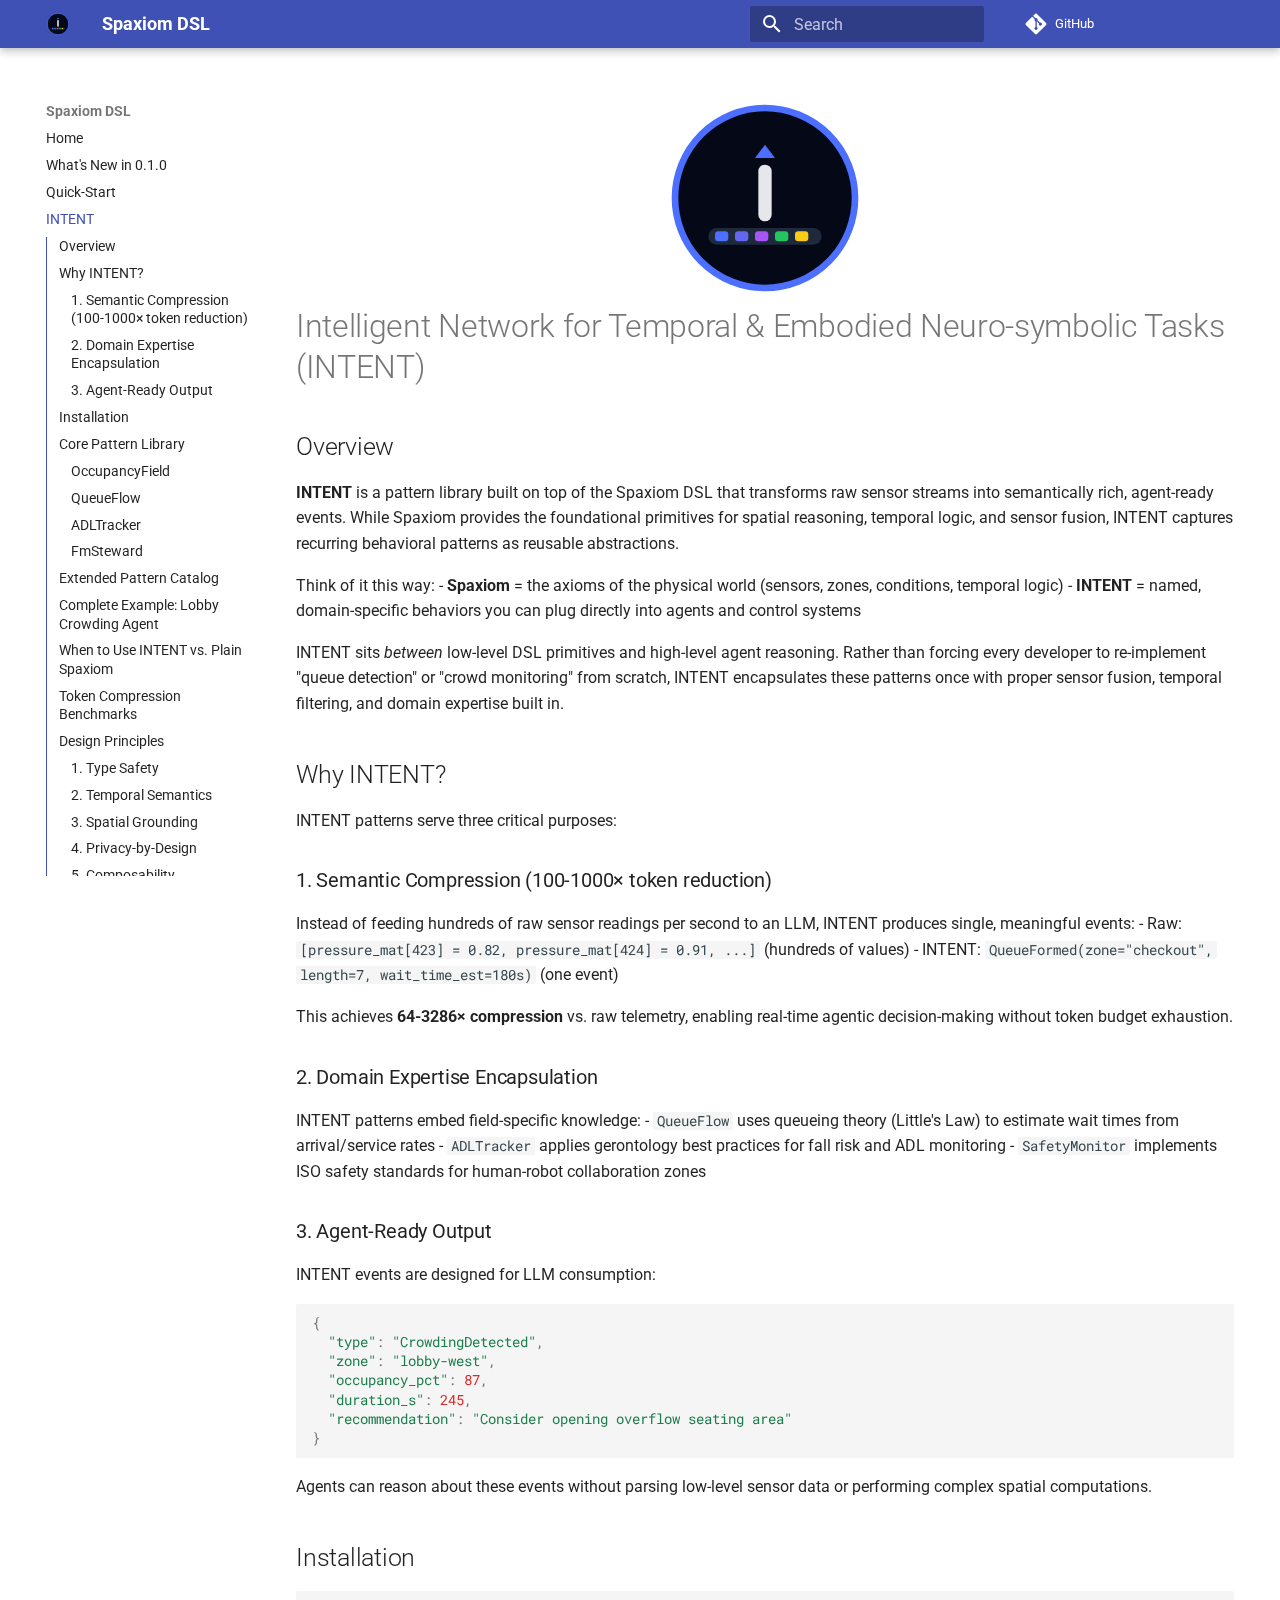
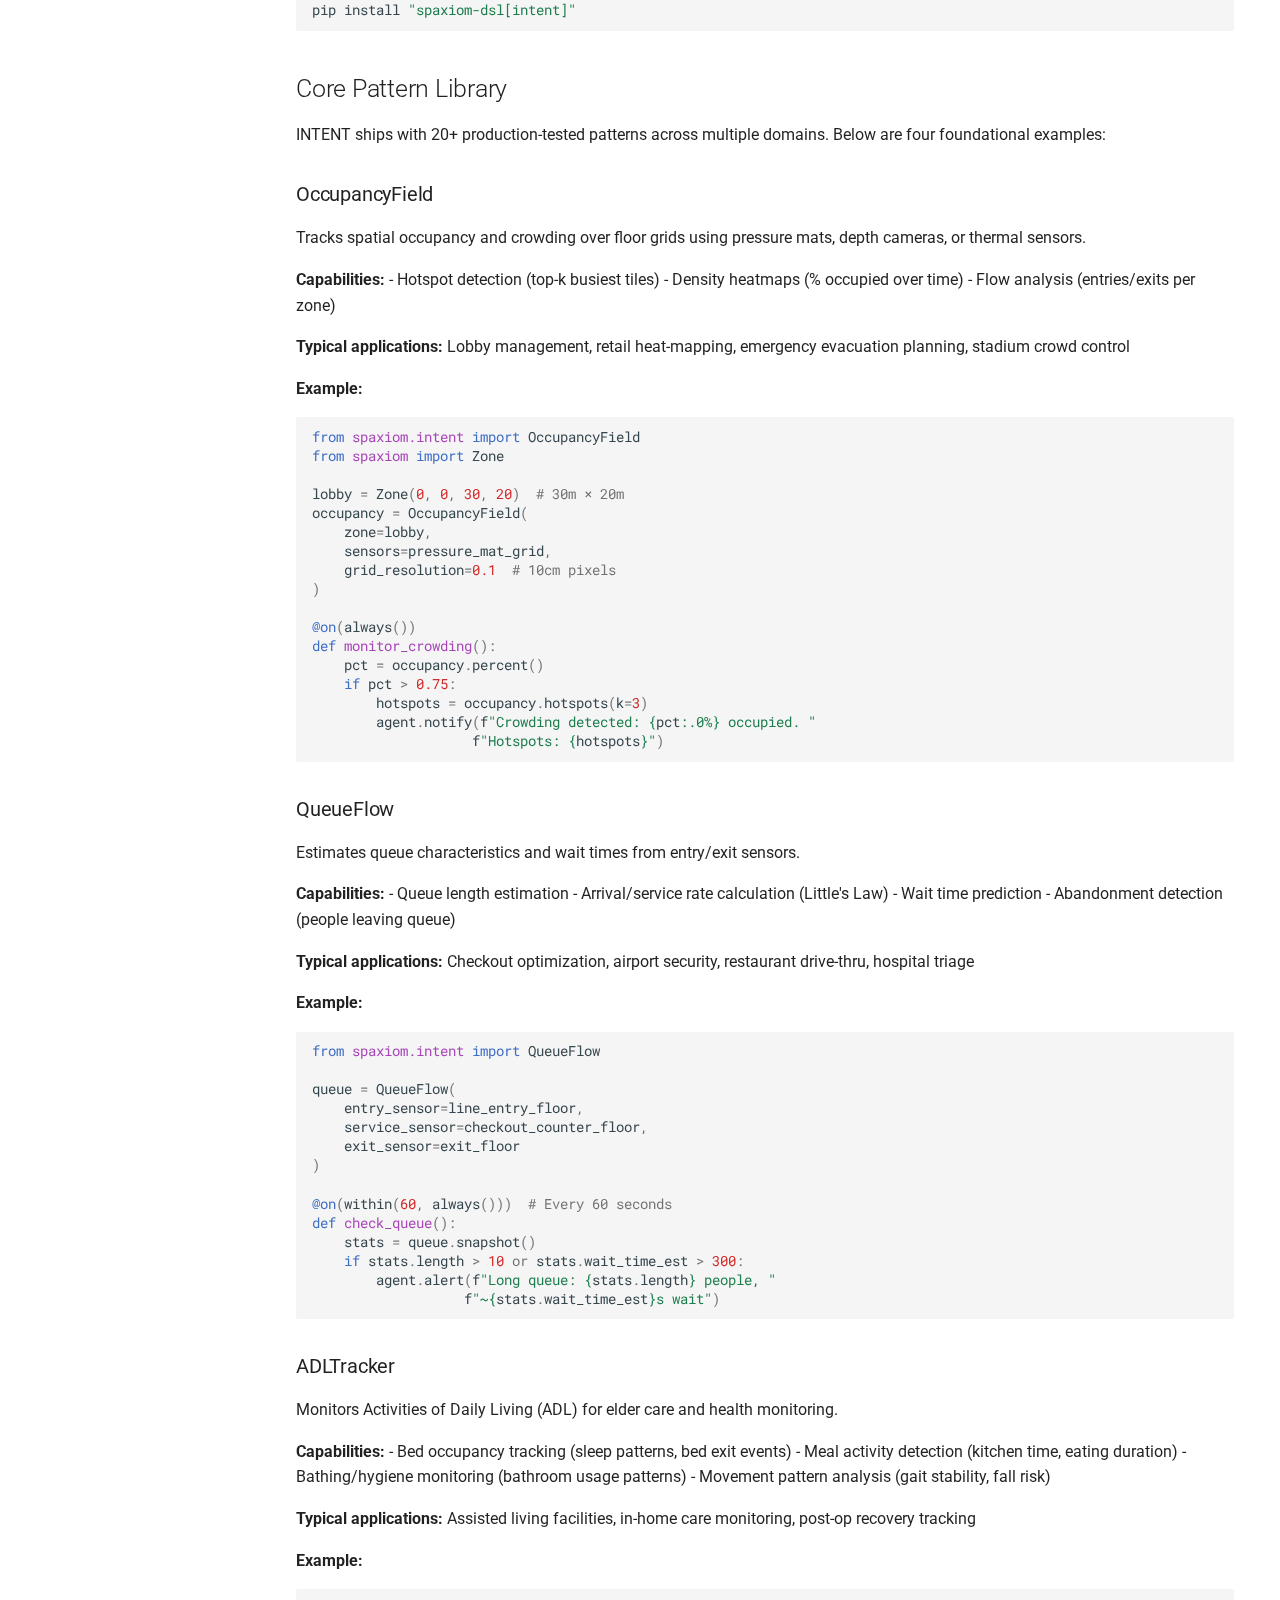
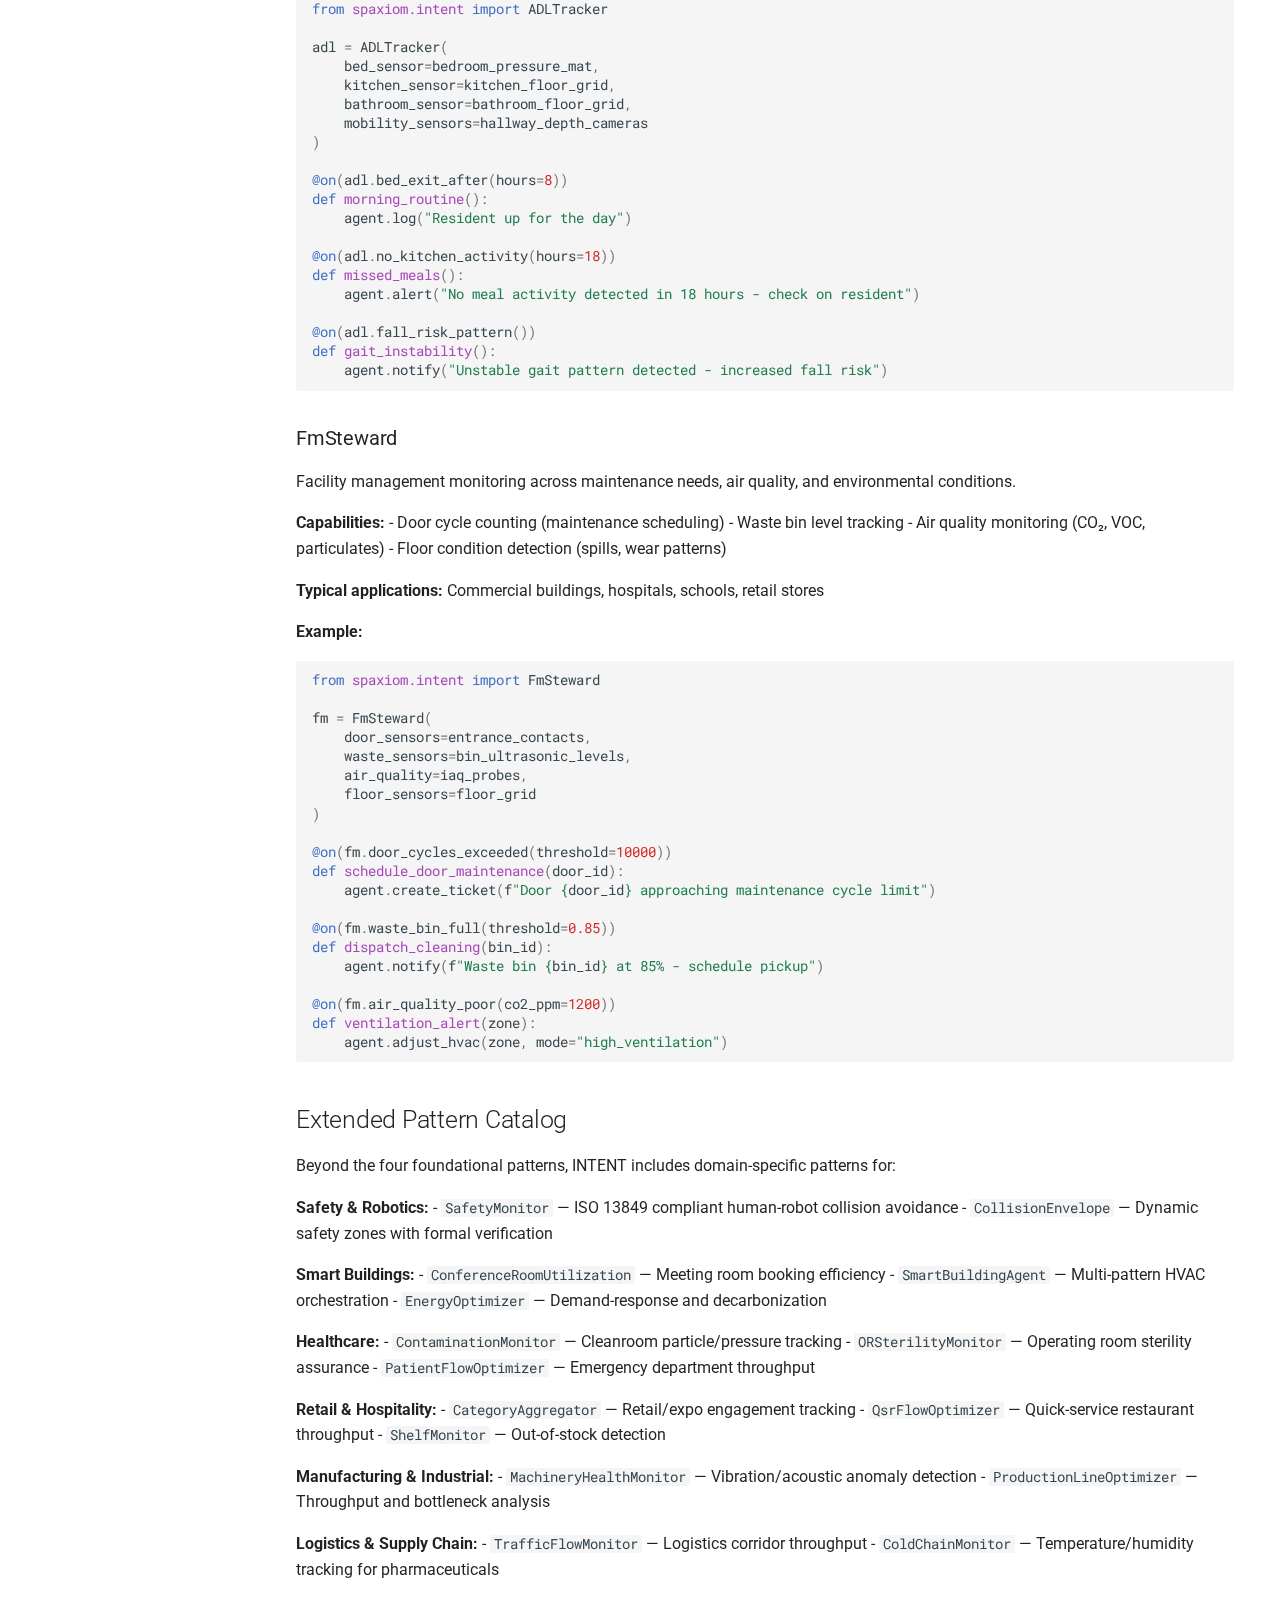
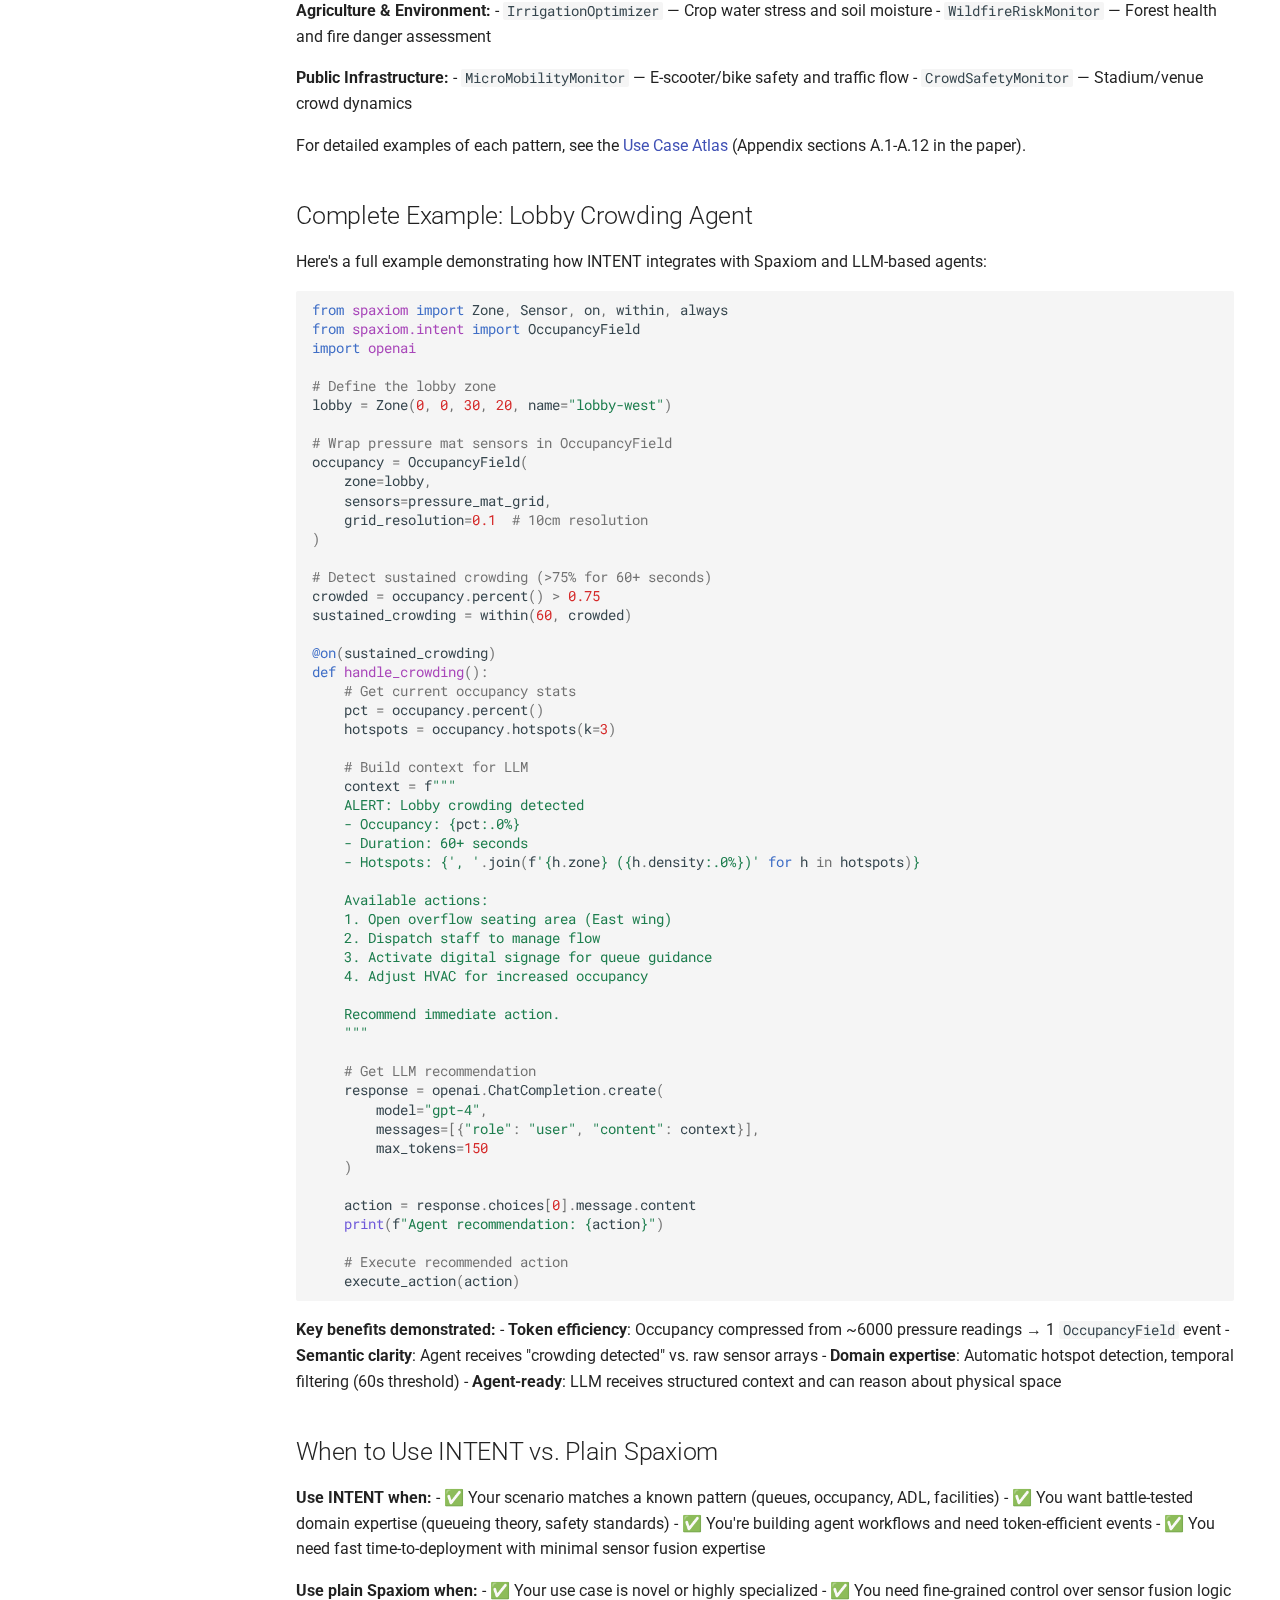
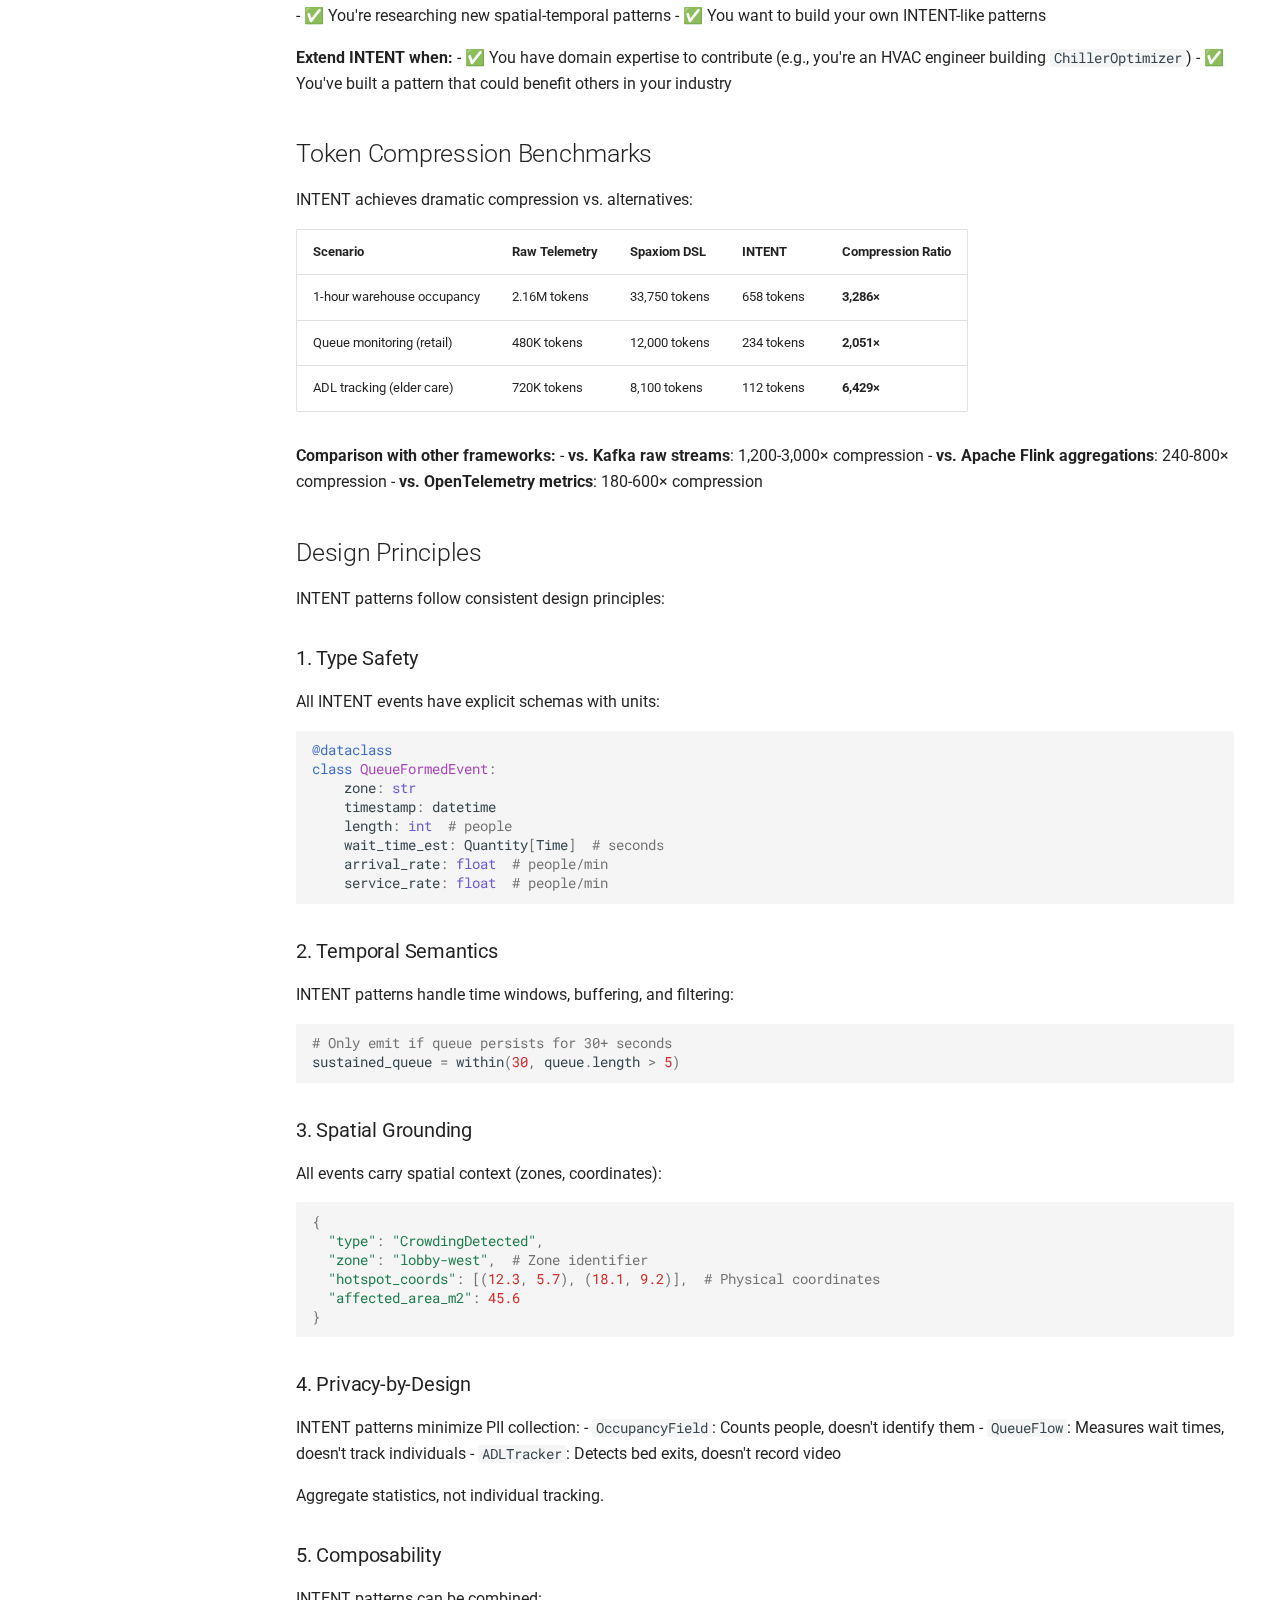
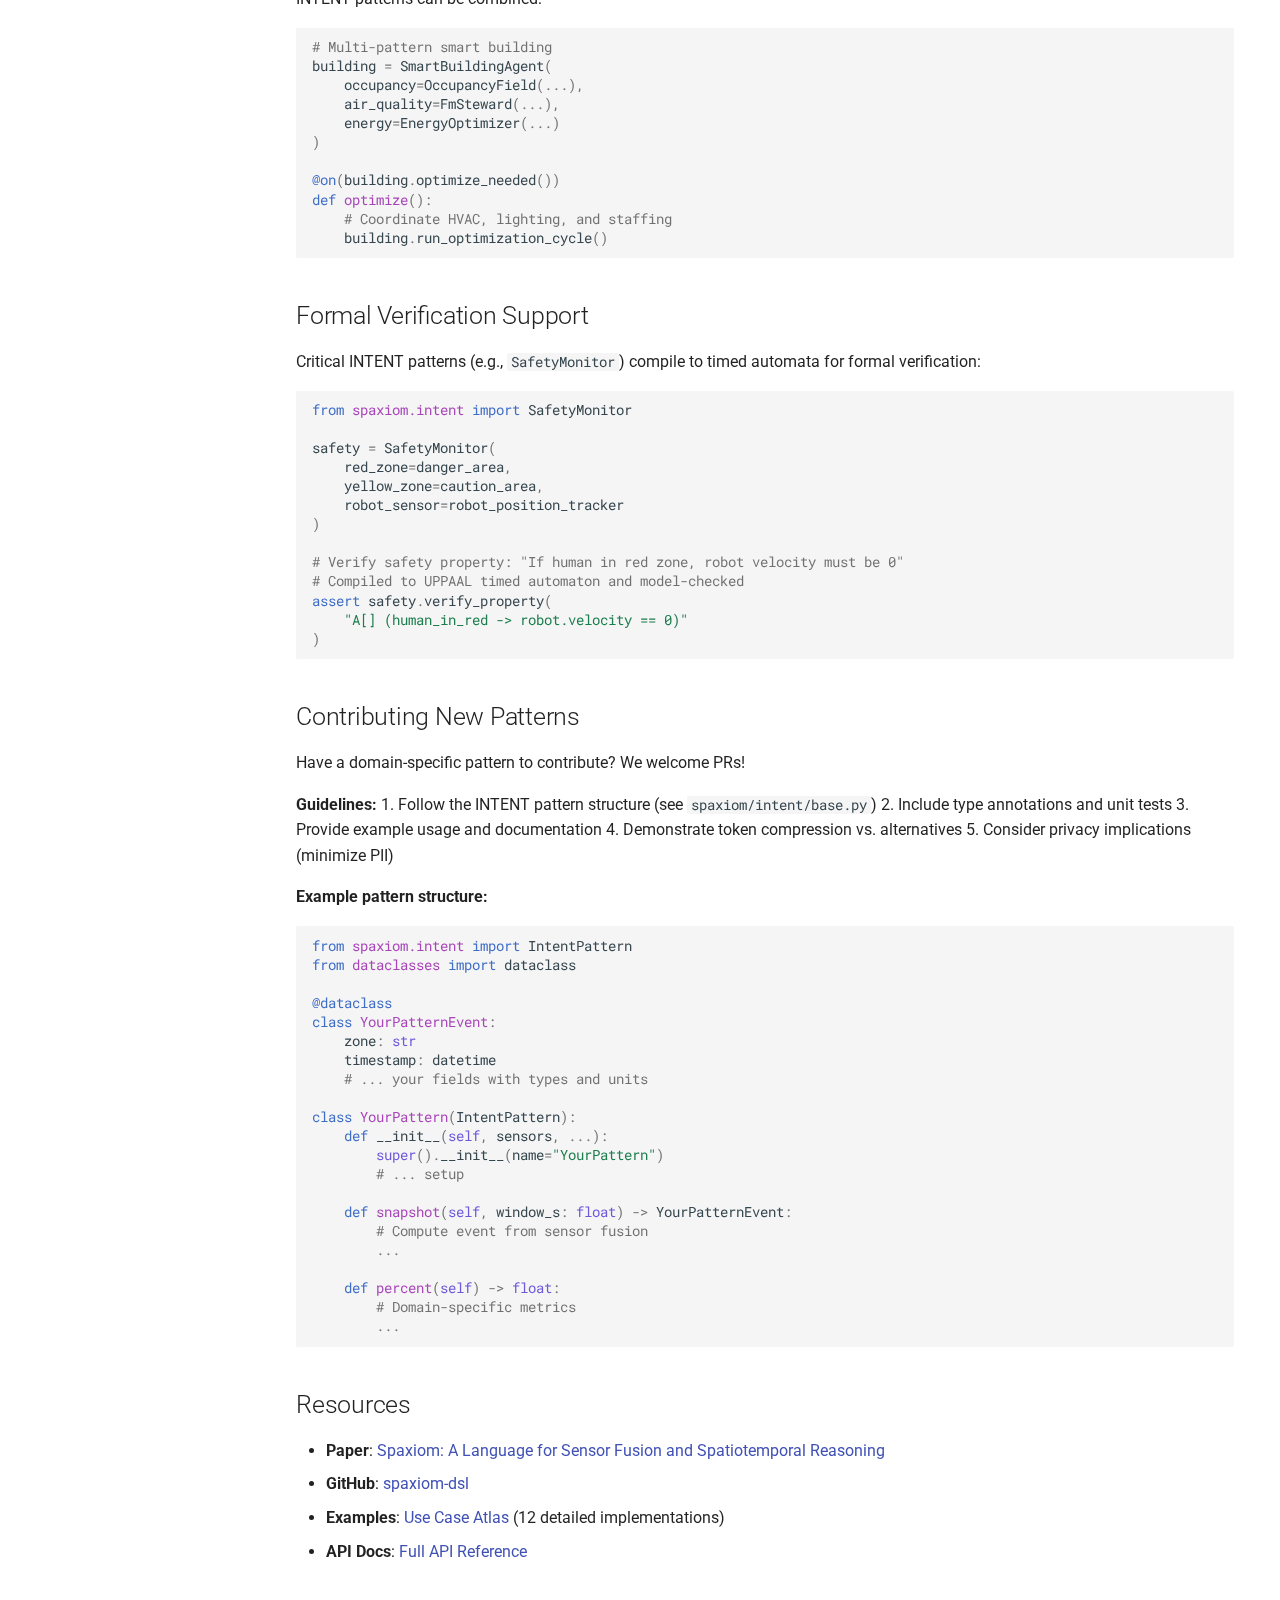
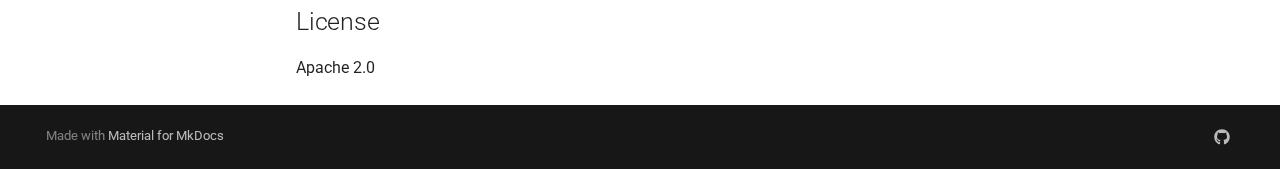
<file: intent/index.html>
<!doctype html>
<html lang="en" class="no-js">
  <head>
    
      <meta charset="utf-8">
      <meta name="viewport" content="width=device-width,initial-scale=1">
      
        <meta name="description" content="An embedded domain-specific language for spatial sensor fusion, temporal reasoning, and real-time event detection">
      
      
        <meta name="author" content="Joe Scanlin">
      
      
      
        <link rel="prev" href="../quickstart/">
      
      
        <link rel="next" href="../architecture/">
      
      
      <link rel="icon" href="../assets/images/favicon.png">
      <meta name="generator" content="mkdocs-1.6.1, mkdocs-material-9.6.23">
    
    
      
        <title>INTENT - Spaxiom DSL</title>
      
    
    
      <link rel="stylesheet" href="../assets/stylesheets/main.84d31ad4.min.css">
      
        
        <link rel="stylesheet" href="../assets/stylesheets/palette.06af60db.min.css">
      
      


    
    
      
    
    
      
        
        
        <link rel="preconnect" href="https://fonts.gstatic.com" crossorigin>
        <link rel="stylesheet" href="https://fonts.googleapis.com/css?family=Roboto:300,300i,400,400i,700,700i%7CRoboto+Mono:400,400i,700,700i&display=fallback">
        <style>:root{--md-text-font:"Roboto";--md-code-font:"Roboto Mono"}</style>
      
    
    
      <link rel="stylesheet" href="../css/intent.css">
    
    <script>__md_scope=new URL("..",location),__md_hash=e=>[...e].reduce(((e,_)=>(e<<5)-e+_.charCodeAt(0)),0),__md_get=(e,_=localStorage,t=__md_scope)=>JSON.parse(_.getItem(t.pathname+"."+e)),__md_set=(e,_,t=localStorage,a=__md_scope)=>{try{t.setItem(a.pathname+"."+e,JSON.stringify(_))}catch(e){}}</script>
    
      

    
    
    
  </head>
  
  
    
    
    
    
    
    <body dir="ltr" data-md-color-scheme="default" data-md-color-primary="indigo" data-md-color-accent="blue">
  
    
    <input class="md-toggle" data-md-toggle="drawer" type="checkbox" id="__drawer" autocomplete="off">
    <input class="md-toggle" data-md-toggle="search" type="checkbox" id="__search" autocomplete="off">
    <label class="md-overlay" for="__drawer"></label>
    <div data-md-component="skip">
      
        
        <a href="#intelligent-network-for-temporal-embodied-neuro-symbolic-tasks-intent" class="md-skip">
          Skip to content
        </a>
      
    </div>
    <div data-md-component="announce">
      
    </div>
    
    
      

  

<header class="md-header md-header--shadow" data-md-component="header">
  <nav class="md-header__inner md-grid" aria-label="Header">
    <a href=".." title="Spaxiom DSL" class="md-header__button md-logo" aria-label="Spaxiom DSL" data-md-component="logo">
      
  <img src="../images/intent-logo.svg" alt="logo">

    </a>
    <label class="md-header__button md-icon" for="__drawer">
      
      <svg xmlns="http://www.w3.org/2000/svg" viewBox="0 0 24 24"><path d="M3 6h18v2H3zm0 5h18v2H3zm0 5h18v2H3z"/></svg>
    </label>
    <div class="md-header__title" data-md-component="header-title">
      <div class="md-header__ellipsis">
        <div class="md-header__topic">
          <span class="md-ellipsis">
            Spaxiom DSL
          </span>
        </div>
        <div class="md-header__topic" data-md-component="header-topic">
          <span class="md-ellipsis">
            
              INTENT
            
          </span>
        </div>
      </div>
    </div>
    
      
    
    
    
    
      
      
        <label class="md-header__button md-icon" for="__search">
          
          <svg xmlns="http://www.w3.org/2000/svg" viewBox="0 0 24 24"><path d="M9.5 3A6.5 6.5 0 0 1 16 9.5c0 1.61-.59 3.09-1.56 4.23l.27.27h.79l5 5-1.5 1.5-5-5v-.79l-.27-.27A6.52 6.52 0 0 1 9.5 16 6.5 6.5 0 0 1 3 9.5 6.5 6.5 0 0 1 9.5 3m0 2C7 5 5 7 5 9.5S7 14 9.5 14 14 12 14 9.5 12 5 9.5 5"/></svg>
        </label>
        <div class="md-search" data-md-component="search" role="dialog">
  <label class="md-search__overlay" for="__search"></label>
  <div class="md-search__inner" role="search">
    <form class="md-search__form" name="search">
      <input type="text" class="md-search__input" name="query" aria-label="Search" placeholder="Search" autocapitalize="off" autocorrect="off" autocomplete="off" spellcheck="false" data-md-component="search-query" required>
      <label class="md-search__icon md-icon" for="__search">
        
        <svg xmlns="http://www.w3.org/2000/svg" viewBox="0 0 24 24"><path d="M9.5 3A6.5 6.5 0 0 1 16 9.5c0 1.61-.59 3.09-1.56 4.23l.27.27h.79l5 5-1.5 1.5-5-5v-.79l-.27-.27A6.52 6.52 0 0 1 9.5 16 6.5 6.5 0 0 1 3 9.5 6.5 6.5 0 0 1 9.5 3m0 2C7 5 5 7 5 9.5S7 14 9.5 14 14 12 14 9.5 12 5 9.5 5"/></svg>
        
        <svg xmlns="http://www.w3.org/2000/svg" viewBox="0 0 24 24"><path d="M20 11v2H8l5.5 5.5-1.42 1.42L4.16 12l7.92-7.92L13.5 5.5 8 11z"/></svg>
      </label>
      <nav class="md-search__options" aria-label="Search">
        
        <button type="reset" class="md-search__icon md-icon" title="Clear" aria-label="Clear" tabindex="-1">
          
          <svg xmlns="http://www.w3.org/2000/svg" viewBox="0 0 24 24"><path d="M19 6.41 17.59 5 12 10.59 6.41 5 5 6.41 10.59 12 5 17.59 6.41 19 12 13.41 17.59 19 19 17.59 13.41 12z"/></svg>
        </button>
      </nav>
      
    </form>
    <div class="md-search__output">
      <div class="md-search__scrollwrap" tabindex="0" data-md-scrollfix>
        <div class="md-search-result" data-md-component="search-result">
          <div class="md-search-result__meta">
            Initializing search
          </div>
          <ol class="md-search-result__list" role="presentation"></ol>
        </div>
      </div>
    </div>
  </div>
</div>
      
    
    
      <div class="md-header__source">
        <a href="https://github.com/joescanlin/spaxiom-dsl" title="Go to repository" class="md-source" data-md-component="source">
  <div class="md-source__icon md-icon">
    
    <svg xmlns="http://www.w3.org/2000/svg" viewBox="0 0 448 512"><!--! Font Awesome Free 7.1.0 by @fontawesome - https://fontawesome.com License - https://fontawesome.com/license/free (Icons: CC BY 4.0, Fonts: SIL OFL 1.1, Code: MIT License) Copyright 2025 Fonticons, Inc.--><path d="M439.6 236.1 244 40.5c-5.4-5.5-12.8-8.5-20.4-8.5s-15 3-20.4 8.4L162.5 81l51.5 51.5c27.1-9.1 52.7 16.8 43.4 43.7l49.7 49.7c34.2-11.8 61.2 31 35.5 56.7-26.5 26.5-70.2-2.9-56-37.3L240.3 199v121.9c25.3 12.5 22.3 41.8 9.1 55-6.4 6.4-15.2 10.1-24.3 10.1s-17.8-3.6-24.3-10.1c-17.6-17.6-11.1-46.9 11.2-56v-123c-20.8-8.5-24.6-30.7-18.6-45L142.6 101 8.5 235.1C3 240.6 0 247.9 0 255.5s3 15 8.5 20.4l195.6 195.7c5.4 5.4 12.7 8.4 20.4 8.4s15-3 20.4-8.4l194.7-194.7c5.4-5.4 8.4-12.8 8.4-20.4s-3-15-8.4-20.4"/></svg>
  </div>
  <div class="md-source__repository">
    GitHub
  </div>
</a>
      </div>
    
  </nav>
  
</header>
    
    <div class="md-container" data-md-component="container">
      
      
        
          
        
      
      <main class="md-main" data-md-component="main">
        <div class="md-main__inner md-grid">
          
            
              
              <div class="md-sidebar md-sidebar--primary" data-md-component="sidebar" data-md-type="navigation" >
                <div class="md-sidebar__scrollwrap">
                  <div class="md-sidebar__inner">
                    



  

<nav class="md-nav md-nav--primary md-nav--integrated" aria-label="Navigation" data-md-level="0">
  <label class="md-nav__title" for="__drawer">
    <a href=".." title="Spaxiom DSL" class="md-nav__button md-logo" aria-label="Spaxiom DSL" data-md-component="logo">
      
  <img src="../images/intent-logo.svg" alt="logo">

    </a>
    Spaxiom DSL
  </label>
  
    <div class="md-nav__source">
      <a href="https://github.com/joescanlin/spaxiom-dsl" title="Go to repository" class="md-source" data-md-component="source">
  <div class="md-source__icon md-icon">
    
    <svg xmlns="http://www.w3.org/2000/svg" viewBox="0 0 448 512"><!--! Font Awesome Free 7.1.0 by @fontawesome - https://fontawesome.com License - https://fontawesome.com/license/free (Icons: CC BY 4.0, Fonts: SIL OFL 1.1, Code: MIT License) Copyright 2025 Fonticons, Inc.--><path d="M439.6 236.1 244 40.5c-5.4-5.5-12.8-8.5-20.4-8.5s-15 3-20.4 8.4L162.5 81l51.5 51.5c27.1-9.1 52.7 16.8 43.4 43.7l49.7 49.7c34.2-11.8 61.2 31 35.5 56.7-26.5 26.5-70.2-2.9-56-37.3L240.3 199v121.9c25.3 12.5 22.3 41.8 9.1 55-6.4 6.4-15.2 10.1-24.3 10.1s-17.8-3.6-24.3-10.1c-17.6-17.6-11.1-46.9 11.2-56v-123c-20.8-8.5-24.6-30.7-18.6-45L142.6 101 8.5 235.1C3 240.6 0 247.9 0 255.5s3 15 8.5 20.4l195.6 195.7c5.4 5.4 12.7 8.4 20.4 8.4s15-3 20.4-8.4l194.7-194.7c5.4-5.4 8.4-12.8 8.4-20.4s-3-15-8.4-20.4"/></svg>
  </div>
  <div class="md-source__repository">
    GitHub
  </div>
</a>
    </div>
  
  <ul class="md-nav__list" data-md-scrollfix>
    
      
      
  
  
  
  
    <li class="md-nav__item">
      <a href=".." class="md-nav__link">
        
  
  
  <span class="md-ellipsis">
    Home
    
  </span>
  

      </a>
    </li>
  

    
      
      
  
  
  
  
    <li class="md-nav__item">
      <a href="../whats_new/" class="md-nav__link">
        
  
  
  <span class="md-ellipsis">
    What's New in 0.1.0
    
  </span>
  

      </a>
    </li>
  

    
      
      
  
  
  
  
    <li class="md-nav__item">
      <a href="../quickstart/" class="md-nav__link">
        
  
  
  <span class="md-ellipsis">
    Quick-Start
    
  </span>
  

      </a>
    </li>
  

    
      
      
  
  
    
  
  
  
    <li class="md-nav__item md-nav__item--active">
      
      <input class="md-nav__toggle md-toggle" type="checkbox" id="__toc">
      
      
        
      
      
        <label class="md-nav__link md-nav__link--active" for="__toc">
          
  
  
  <span class="md-ellipsis">
    INTENT
    
  </span>
  

          <span class="md-nav__icon md-icon"></span>
        </label>
      
      <a href="./" class="md-nav__link md-nav__link--active">
        
  
  
  <span class="md-ellipsis">
    INTENT
    
  </span>
  

      </a>
      
        

<nav class="md-nav md-nav--secondary" aria-label="Table of contents">
  
  
  
    
  
  
    <label class="md-nav__title" for="__toc">
      <span class="md-nav__icon md-icon"></span>
      Table of contents
    </label>
    <ul class="md-nav__list" data-md-component="toc" data-md-scrollfix>
      
        <li class="md-nav__item">
  <a href="#overview" class="md-nav__link">
    <span class="md-ellipsis">
      Overview
    </span>
  </a>
  
</li>
      
        <li class="md-nav__item">
  <a href="#why-intent" class="md-nav__link">
    <span class="md-ellipsis">
      Why INTENT?
    </span>
  </a>
  
    <nav class="md-nav" aria-label="Why INTENT?">
      <ul class="md-nav__list">
        
          <li class="md-nav__item">
  <a href="#1-semantic-compression-100-1000-token-reduction" class="md-nav__link">
    <span class="md-ellipsis">
      1. Semantic Compression (100-1000× token reduction)
    </span>
  </a>
  
</li>
        
          <li class="md-nav__item">
  <a href="#2-domain-expertise-encapsulation" class="md-nav__link">
    <span class="md-ellipsis">
      2. Domain Expertise Encapsulation
    </span>
  </a>
  
</li>
        
          <li class="md-nav__item">
  <a href="#3-agent-ready-output" class="md-nav__link">
    <span class="md-ellipsis">
      3. Agent-Ready Output
    </span>
  </a>
  
</li>
        
      </ul>
    </nav>
  
</li>
      
        <li class="md-nav__item">
  <a href="#installation" class="md-nav__link">
    <span class="md-ellipsis">
      Installation
    </span>
  </a>
  
</li>
      
        <li class="md-nav__item">
  <a href="#core-pattern-library" class="md-nav__link">
    <span class="md-ellipsis">
      Core Pattern Library
    </span>
  </a>
  
    <nav class="md-nav" aria-label="Core Pattern Library">
      <ul class="md-nav__list">
        
          <li class="md-nav__item">
  <a href="#occupancyfield" class="md-nav__link">
    <span class="md-ellipsis">
      OccupancyField
    </span>
  </a>
  
</li>
        
          <li class="md-nav__item">
  <a href="#queueflow" class="md-nav__link">
    <span class="md-ellipsis">
      QueueFlow
    </span>
  </a>
  
</li>
        
          <li class="md-nav__item">
  <a href="#adltracker" class="md-nav__link">
    <span class="md-ellipsis">
      ADLTracker
    </span>
  </a>
  
</li>
        
          <li class="md-nav__item">
  <a href="#fmsteward" class="md-nav__link">
    <span class="md-ellipsis">
      FmSteward
    </span>
  </a>
  
</li>
        
      </ul>
    </nav>
  
</li>
      
        <li class="md-nav__item">
  <a href="#extended-pattern-catalog" class="md-nav__link">
    <span class="md-ellipsis">
      Extended Pattern Catalog
    </span>
  </a>
  
</li>
      
        <li class="md-nav__item">
  <a href="#complete-example-lobby-crowding-agent" class="md-nav__link">
    <span class="md-ellipsis">
      Complete Example: Lobby Crowding Agent
    </span>
  </a>
  
</li>
      
        <li class="md-nav__item">
  <a href="#when-to-use-intent-vs-plain-spaxiom" class="md-nav__link">
    <span class="md-ellipsis">
      When to Use INTENT vs. Plain Spaxiom
    </span>
  </a>
  
</li>
      
        <li class="md-nav__item">
  <a href="#token-compression-benchmarks" class="md-nav__link">
    <span class="md-ellipsis">
      Token Compression Benchmarks
    </span>
  </a>
  
</li>
      
        <li class="md-nav__item">
  <a href="#design-principles" class="md-nav__link">
    <span class="md-ellipsis">
      Design Principles
    </span>
  </a>
  
    <nav class="md-nav" aria-label="Design Principles">
      <ul class="md-nav__list">
        
          <li class="md-nav__item">
  <a href="#1-type-safety" class="md-nav__link">
    <span class="md-ellipsis">
      1. Type Safety
    </span>
  </a>
  
</li>
        
          <li class="md-nav__item">
  <a href="#2-temporal-semantics" class="md-nav__link">
    <span class="md-ellipsis">
      2. Temporal Semantics
    </span>
  </a>
  
</li>
        
          <li class="md-nav__item">
  <a href="#3-spatial-grounding" class="md-nav__link">
    <span class="md-ellipsis">
      3. Spatial Grounding
    </span>
  </a>
  
</li>
        
          <li class="md-nav__item">
  <a href="#4-privacy-by-design" class="md-nav__link">
    <span class="md-ellipsis">
      4. Privacy-by-Design
    </span>
  </a>
  
</li>
        
          <li class="md-nav__item">
  <a href="#5-composability" class="md-nav__link">
    <span class="md-ellipsis">
      5. Composability
    </span>
  </a>
  
</li>
        
      </ul>
    </nav>
  
</li>
      
        <li class="md-nav__item">
  <a href="#formal-verification-support" class="md-nav__link">
    <span class="md-ellipsis">
      Formal Verification Support
    </span>
  </a>
  
</li>
      
        <li class="md-nav__item">
  <a href="#contributing-new-patterns" class="md-nav__link">
    <span class="md-ellipsis">
      Contributing New Patterns
    </span>
  </a>
  
</li>
      
        <li class="md-nav__item">
  <a href="#resources" class="md-nav__link">
    <span class="md-ellipsis">
      Resources
    </span>
  </a>
  
</li>
      
        <li class="md-nav__item">
  <a href="#license" class="md-nav__link">
    <span class="md-ellipsis">
      License
    </span>
  </a>
  
</li>
      
    </ul>
  
</nav>
      
    </li>
  

    
      
      
  
  
  
  
    <li class="md-nav__item">
      <a href="../architecture/" class="md-nav__link">
        
  
  
  <span class="md-ellipsis">
    Architecture
    
  </span>
  

      </a>
    </li>
  

    
      
      
  
  
  
  
    
    
    
    
      
        
        
      
    
    
    <li class="md-nav__item md-nav__item--section md-nav__item--nested">
      
        
        
          
        
        <input class="md-nav__toggle md-toggle md-toggle--indeterminate" type="checkbox" id="__nav_6" >
        
          
          <label class="md-nav__link" for="__nav_6" id="__nav_6_label" tabindex="">
            
  
  
  <span class="md-ellipsis">
    API
    
  </span>
  

            <span class="md-nav__icon md-icon"></span>
          </label>
        
        <nav class="md-nav" data-md-level="1" aria-labelledby="__nav_6_label" aria-expanded="false">
          <label class="md-nav__title" for="__nav_6">
            <span class="md-nav__icon md-icon"></span>
            API
          </label>
          <ul class="md-nav__list" data-md-scrollfix>
            
              
                
  
  
  
  
    <li class="md-nav__item">
      <a href="../api/overview/" class="md-nav__link">
        
  
  
  <span class="md-ellipsis">
    Overview
    
  </span>
  

      </a>
    </li>
  

              
            
          </ul>
        </nav>
      
    </li>
  

    
      
      
  
  
  
  
    <li class="md-nav__item">
      <a href="../temporal_and_entities/" class="md-nav__link">
        
  
  
  <span class="md-ellipsis">
    Temporal
    
  </span>
  

      </a>
    </li>
  

    
      
      
  
  
  
  
    <li class="md-nav__item">
      <a href="../cli_usage/" class="md-nav__link">
        
  
  
  <span class="md-ellipsis">
    CLI
    
  </span>
  

      </a>
    </li>
  

    
      
      
  
  
  
  
    
    
    
    
      
        
        
      
    
    
    <li class="md-nav__item md-nav__item--section md-nav__item--nested">
      
        
        
          
        
        <input class="md-nav__toggle md-toggle md-toggle--indeterminate" type="checkbox" id="__nav_9" >
        
          
          <label class="md-nav__link" for="__nav_9" id="__nav_9_label" tabindex="">
            
  
  
  <span class="md-ellipsis">
    Examples
    
  </span>
  

            <span class="md-nav__icon md-icon"></span>
          </label>
        
        <nav class="md-nav" data-md-level="1" aria-labelledby="__nav_9_label" aria-expanded="false">
          <label class="md-nav__title" for="__nav_9">
            <span class="md-nav__icon md-icon"></span>
            Examples
          </label>
          <ul class="md-nav__list" data-md-scrollfix>
            
              
                
  
  
  
  
    <li class="md-nav__item">
      <a href="../examples/overview/" class="md-nav__link">
        
  
  
  <span class="md-ellipsis">
    Overview
    
  </span>
  

      </a>
    </li>
  

              
            
              
                
  
  
  
  
    <li class="md-nav__item">
      <a href="../examples/smart_building/" class="md-nav__link">
        
  
  
  <span class="md-ellipsis">
    Smart Building
    
  </span>
  

      </a>
    </li>
  

              
            
          </ul>
        </nav>
      
    </li>
  

    
  </ul>
</nav>
                  </div>
                </div>
              </div>
            
            
          
          
            <div class="md-content" data-md-component="content">
              <article class="md-content__inner md-typeset">
                
                  


  
  


<div align="center">
  <img src="../images/intent-logo.svg" alt="INTENT Logo" width="200">
</div>

<h1 id="intelligent-network-for-temporal-embodied-neuro-symbolic-tasks-intent">Intelligent Network for Temporal &amp; Embodied Neuro-symbolic Tasks (INTENT)<a class="headerlink" href="#intelligent-network-for-temporal-embodied-neuro-symbolic-tasks-intent" title="Permanent link">&para;</a></h1>
<h2 id="overview">Overview<a class="headerlink" href="#overview" title="Permanent link">&para;</a></h2>
<p><strong>INTENT</strong> is a pattern library built on top of the Spaxiom DSL that transforms raw sensor streams into semantically rich, agent-ready events. While Spaxiom provides the foundational primitives for spatial reasoning, temporal logic, and sensor fusion, INTENT captures recurring behavioral patterns as reusable abstractions.</p>
<p>Think of it this way:
- <strong>Spaxiom</strong> = the axioms of the physical world (sensors, zones, conditions, temporal logic)
- <strong>INTENT</strong> = named, domain-specific behaviors you can plug directly into agents and control systems</p>
<p>INTENT sits <em>between</em> low-level DSL primitives and high-level agent reasoning. Rather than forcing every developer to re-implement "queue detection" or "crowd monitoring" from scratch, INTENT encapsulates these patterns once with proper sensor fusion, temporal filtering, and domain expertise built in.</p>
<h2 id="why-intent">Why INTENT?<a class="headerlink" href="#why-intent" title="Permanent link">&para;</a></h2>
<p>INTENT patterns serve three critical purposes:</p>
<h3 id="1-semantic-compression-100-1000-token-reduction">1. Semantic Compression (100-1000× token reduction)<a class="headerlink" href="#1-semantic-compression-100-1000-token-reduction" title="Permanent link">&para;</a></h3>
<p>Instead of feeding hundreds of raw sensor readings per second to an LLM, INTENT produces single, meaningful events:
- Raw: <code>[pressure_mat[423] = 0.82, pressure_mat[424] = 0.91, ...]</code> (hundreds of values)
- INTENT: <code>QueueFormed(zone="checkout", length=7, wait_time_est=180s)</code> (one event)</p>
<p>This achieves <strong>64-3286× compression</strong> vs. raw telemetry, enabling real-time agentic decision-making without token budget exhaustion.</p>
<h3 id="2-domain-expertise-encapsulation">2. Domain Expertise Encapsulation<a class="headerlink" href="#2-domain-expertise-encapsulation" title="Permanent link">&para;</a></h3>
<p>INTENT patterns embed field-specific knowledge:
- <code>QueueFlow</code> uses queueing theory (Little's Law) to estimate wait times from arrival/service rates
- <code>ADLTracker</code> applies gerontology best practices for fall risk and ADL monitoring
- <code>SafetyMonitor</code> implements ISO safety standards for human-robot collaboration zones</p>
<h3 id="3-agent-ready-output">3. Agent-Ready Output<a class="headerlink" href="#3-agent-ready-output" title="Permanent link">&para;</a></h3>
<p>INTENT events are designed for LLM consumption:
<div class="highlight"><pre><span></span><code><span class="p">{</span>
  <span class="s2">&quot;type&quot;</span><span class="p">:</span> <span class="s2">&quot;CrowdingDetected&quot;</span><span class="p">,</span>
  <span class="s2">&quot;zone&quot;</span><span class="p">:</span> <span class="s2">&quot;lobby-west&quot;</span><span class="p">,</span>
  <span class="s2">&quot;occupancy_pct&quot;</span><span class="p">:</span> <span class="mi">87</span><span class="p">,</span>
  <span class="s2">&quot;duration_s&quot;</span><span class="p">:</span> <span class="mi">245</span><span class="p">,</span>
  <span class="s2">&quot;recommendation&quot;</span><span class="p">:</span> <span class="s2">&quot;Consider opening overflow seating area&quot;</span>
<span class="p">}</span>
</code></pre></div></p>
<p>Agents can reason about these events without parsing low-level sensor data or performing complex spatial computations.</p>
<h2 id="installation">Installation<a class="headerlink" href="#installation" title="Permanent link">&para;</a></h2>
<div class="highlight"><pre><span></span><code>pip<span class="w"> </span>install<span class="w"> </span><span class="s2">&quot;spaxiom-dsl[intent]&quot;</span>
</code></pre></div>
<h2 id="core-pattern-library">Core Pattern Library<a class="headerlink" href="#core-pattern-library" title="Permanent link">&para;</a></h2>
<p>INTENT ships with 20+ production-tested patterns across multiple domains. Below are four foundational examples:</p>
<h3 id="occupancyfield">OccupancyField<a class="headerlink" href="#occupancyfield" title="Permanent link">&para;</a></h3>
<p>Tracks spatial occupancy and crowding over floor grids using pressure mats, depth cameras, or thermal sensors.</p>
<p><strong>Capabilities:</strong>
- Hotspot detection (top-k busiest tiles)
- Density heatmaps (% occupied over time)
- Flow analysis (entries/exits per zone)</p>
<p><strong>Typical applications:</strong> Lobby management, retail heat-mapping, emergency evacuation planning, stadium crowd control</p>
<p><strong>Example:</strong>
<div class="highlight"><pre><span></span><code><span class="kn">from</span><span class="w"> </span><span class="nn">spaxiom.intent</span><span class="w"> </span><span class="kn">import</span> <span class="n">OccupancyField</span>
<span class="kn">from</span><span class="w"> </span><span class="nn">spaxiom</span><span class="w"> </span><span class="kn">import</span> <span class="n">Zone</span>

<span class="n">lobby</span> <span class="o">=</span> <span class="n">Zone</span><span class="p">(</span><span class="mi">0</span><span class="p">,</span> <span class="mi">0</span><span class="p">,</span> <span class="mi">30</span><span class="p">,</span> <span class="mi">20</span><span class="p">)</span>  <span class="c1"># 30m × 20m</span>
<span class="n">occupancy</span> <span class="o">=</span> <span class="n">OccupancyField</span><span class="p">(</span>
    <span class="n">zone</span><span class="o">=</span><span class="n">lobby</span><span class="p">,</span>
    <span class="n">sensors</span><span class="o">=</span><span class="n">pressure_mat_grid</span><span class="p">,</span>
    <span class="n">grid_resolution</span><span class="o">=</span><span class="mf">0.1</span>  <span class="c1"># 10cm pixels</span>
<span class="p">)</span>

<span class="nd">@on</span><span class="p">(</span><span class="n">always</span><span class="p">())</span>
<span class="k">def</span><span class="w"> </span><span class="nf">monitor_crowding</span><span class="p">():</span>
    <span class="n">pct</span> <span class="o">=</span> <span class="n">occupancy</span><span class="o">.</span><span class="n">percent</span><span class="p">()</span>
    <span class="k">if</span> <span class="n">pct</span> <span class="o">&gt;</span> <span class="mf">0.75</span><span class="p">:</span>
        <span class="n">hotspots</span> <span class="o">=</span> <span class="n">occupancy</span><span class="o">.</span><span class="n">hotspots</span><span class="p">(</span><span class="n">k</span><span class="o">=</span><span class="mi">3</span><span class="p">)</span>
        <span class="n">agent</span><span class="o">.</span><span class="n">notify</span><span class="p">(</span><span class="sa">f</span><span class="s2">&quot;Crowding detected: </span><span class="si">{</span><span class="n">pct</span><span class="si">:</span><span class="s2">.0%</span><span class="si">}</span><span class="s2"> occupied. &quot;</span>
                    <span class="sa">f</span><span class="s2">&quot;Hotspots: </span><span class="si">{</span><span class="n">hotspots</span><span class="si">}</span><span class="s2">&quot;</span><span class="p">)</span>
</code></pre></div></p>
<h3 id="queueflow">QueueFlow<a class="headerlink" href="#queueflow" title="Permanent link">&para;</a></h3>
<p>Estimates queue characteristics and wait times from entry/exit sensors.</p>
<p><strong>Capabilities:</strong>
- Queue length estimation
- Arrival/service rate calculation (Little's Law)
- Wait time prediction
- Abandonment detection (people leaving queue)</p>
<p><strong>Typical applications:</strong> Checkout optimization, airport security, restaurant drive-thru, hospital triage</p>
<p><strong>Example:</strong>
<div class="highlight"><pre><span></span><code><span class="kn">from</span><span class="w"> </span><span class="nn">spaxiom.intent</span><span class="w"> </span><span class="kn">import</span> <span class="n">QueueFlow</span>

<span class="n">queue</span> <span class="o">=</span> <span class="n">QueueFlow</span><span class="p">(</span>
    <span class="n">entry_sensor</span><span class="o">=</span><span class="n">line_entry_floor</span><span class="p">,</span>
    <span class="n">service_sensor</span><span class="o">=</span><span class="n">checkout_counter_floor</span><span class="p">,</span>
    <span class="n">exit_sensor</span><span class="o">=</span><span class="n">exit_floor</span>
<span class="p">)</span>

<span class="nd">@on</span><span class="p">(</span><span class="n">within</span><span class="p">(</span><span class="mi">60</span><span class="p">,</span> <span class="n">always</span><span class="p">()))</span>  <span class="c1"># Every 60 seconds</span>
<span class="k">def</span><span class="w"> </span><span class="nf">check_queue</span><span class="p">():</span>
    <span class="n">stats</span> <span class="o">=</span> <span class="n">queue</span><span class="o">.</span><span class="n">snapshot</span><span class="p">()</span>
    <span class="k">if</span> <span class="n">stats</span><span class="o">.</span><span class="n">length</span> <span class="o">&gt;</span> <span class="mi">10</span> <span class="ow">or</span> <span class="n">stats</span><span class="o">.</span><span class="n">wait_time_est</span> <span class="o">&gt;</span> <span class="mi">300</span><span class="p">:</span>
        <span class="n">agent</span><span class="o">.</span><span class="n">alert</span><span class="p">(</span><span class="sa">f</span><span class="s2">&quot;Long queue: </span><span class="si">{</span><span class="n">stats</span><span class="o">.</span><span class="n">length</span><span class="si">}</span><span class="s2"> people, &quot;</span>
                   <span class="sa">f</span><span class="s2">&quot;~</span><span class="si">{</span><span class="n">stats</span><span class="o">.</span><span class="n">wait_time_est</span><span class="si">}</span><span class="s2">s wait&quot;</span><span class="p">)</span>
</code></pre></div></p>
<h3 id="adltracker">ADLTracker<a class="headerlink" href="#adltracker" title="Permanent link">&para;</a></h3>
<p>Monitors Activities of Daily Living (ADL) for elder care and health monitoring.</p>
<p><strong>Capabilities:</strong>
- Bed occupancy tracking (sleep patterns, bed exit events)
- Meal activity detection (kitchen time, eating duration)
- Bathing/hygiene monitoring (bathroom usage patterns)
- Movement pattern analysis (gait stability, fall risk)</p>
<p><strong>Typical applications:</strong> Assisted living facilities, in-home care monitoring, post-op recovery tracking</p>
<p><strong>Example:</strong>
<div class="highlight"><pre><span></span><code><span class="kn">from</span><span class="w"> </span><span class="nn">spaxiom.intent</span><span class="w"> </span><span class="kn">import</span> <span class="n">ADLTracker</span>

<span class="n">adl</span> <span class="o">=</span> <span class="n">ADLTracker</span><span class="p">(</span>
    <span class="n">bed_sensor</span><span class="o">=</span><span class="n">bedroom_pressure_mat</span><span class="p">,</span>
    <span class="n">kitchen_sensor</span><span class="o">=</span><span class="n">kitchen_floor_grid</span><span class="p">,</span>
    <span class="n">bathroom_sensor</span><span class="o">=</span><span class="n">bathroom_floor_grid</span><span class="p">,</span>
    <span class="n">mobility_sensors</span><span class="o">=</span><span class="n">hallway_depth_cameras</span>
<span class="p">)</span>

<span class="nd">@on</span><span class="p">(</span><span class="n">adl</span><span class="o">.</span><span class="n">bed_exit_after</span><span class="p">(</span><span class="n">hours</span><span class="o">=</span><span class="mi">8</span><span class="p">))</span>
<span class="k">def</span><span class="w"> </span><span class="nf">morning_routine</span><span class="p">():</span>
    <span class="n">agent</span><span class="o">.</span><span class="n">log</span><span class="p">(</span><span class="s2">&quot;Resident up for the day&quot;</span><span class="p">)</span>

<span class="nd">@on</span><span class="p">(</span><span class="n">adl</span><span class="o">.</span><span class="n">no_kitchen_activity</span><span class="p">(</span><span class="n">hours</span><span class="o">=</span><span class="mi">18</span><span class="p">))</span>
<span class="k">def</span><span class="w"> </span><span class="nf">missed_meals</span><span class="p">():</span>
    <span class="n">agent</span><span class="o">.</span><span class="n">alert</span><span class="p">(</span><span class="s2">&quot;No meal activity detected in 18 hours - check on resident&quot;</span><span class="p">)</span>

<span class="nd">@on</span><span class="p">(</span><span class="n">adl</span><span class="o">.</span><span class="n">fall_risk_pattern</span><span class="p">())</span>
<span class="k">def</span><span class="w"> </span><span class="nf">gait_instability</span><span class="p">():</span>
    <span class="n">agent</span><span class="o">.</span><span class="n">notify</span><span class="p">(</span><span class="s2">&quot;Unstable gait pattern detected - increased fall risk&quot;</span><span class="p">)</span>
</code></pre></div></p>
<h3 id="fmsteward">FmSteward<a class="headerlink" href="#fmsteward" title="Permanent link">&para;</a></h3>
<p>Facility management monitoring across maintenance needs, air quality, and environmental conditions.</p>
<p><strong>Capabilities:</strong>
- Door cycle counting (maintenance scheduling)
- Waste bin level tracking
- Air quality monitoring (CO₂, VOC, particulates)
- Floor condition detection (spills, wear patterns)</p>
<p><strong>Typical applications:</strong> Commercial buildings, hospitals, schools, retail stores</p>
<p><strong>Example:</strong>
<div class="highlight"><pre><span></span><code><span class="kn">from</span><span class="w"> </span><span class="nn">spaxiom.intent</span><span class="w"> </span><span class="kn">import</span> <span class="n">FmSteward</span>

<span class="n">fm</span> <span class="o">=</span> <span class="n">FmSteward</span><span class="p">(</span>
    <span class="n">door_sensors</span><span class="o">=</span><span class="n">entrance_contacts</span><span class="p">,</span>
    <span class="n">waste_sensors</span><span class="o">=</span><span class="n">bin_ultrasonic_levels</span><span class="p">,</span>
    <span class="n">air_quality</span><span class="o">=</span><span class="n">iaq_probes</span><span class="p">,</span>
    <span class="n">floor_sensors</span><span class="o">=</span><span class="n">floor_grid</span>
<span class="p">)</span>

<span class="nd">@on</span><span class="p">(</span><span class="n">fm</span><span class="o">.</span><span class="n">door_cycles_exceeded</span><span class="p">(</span><span class="n">threshold</span><span class="o">=</span><span class="mi">10000</span><span class="p">))</span>
<span class="k">def</span><span class="w"> </span><span class="nf">schedule_door_maintenance</span><span class="p">(</span><span class="n">door_id</span><span class="p">):</span>
    <span class="n">agent</span><span class="o">.</span><span class="n">create_ticket</span><span class="p">(</span><span class="sa">f</span><span class="s2">&quot;Door </span><span class="si">{</span><span class="n">door_id</span><span class="si">}</span><span class="s2"> approaching maintenance cycle limit&quot;</span><span class="p">)</span>

<span class="nd">@on</span><span class="p">(</span><span class="n">fm</span><span class="o">.</span><span class="n">waste_bin_full</span><span class="p">(</span><span class="n">threshold</span><span class="o">=</span><span class="mf">0.85</span><span class="p">))</span>
<span class="k">def</span><span class="w"> </span><span class="nf">dispatch_cleaning</span><span class="p">(</span><span class="n">bin_id</span><span class="p">):</span>
    <span class="n">agent</span><span class="o">.</span><span class="n">notify</span><span class="p">(</span><span class="sa">f</span><span class="s2">&quot;Waste bin </span><span class="si">{</span><span class="n">bin_id</span><span class="si">}</span><span class="s2"> at 85% - schedule pickup&quot;</span><span class="p">)</span>

<span class="nd">@on</span><span class="p">(</span><span class="n">fm</span><span class="o">.</span><span class="n">air_quality_poor</span><span class="p">(</span><span class="n">co2_ppm</span><span class="o">=</span><span class="mi">1200</span><span class="p">))</span>
<span class="k">def</span><span class="w"> </span><span class="nf">ventilation_alert</span><span class="p">(</span><span class="n">zone</span><span class="p">):</span>
    <span class="n">agent</span><span class="o">.</span><span class="n">adjust_hvac</span><span class="p">(</span><span class="n">zone</span><span class="p">,</span> <span class="n">mode</span><span class="o">=</span><span class="s2">&quot;high_ventilation&quot;</span><span class="p">)</span>
</code></pre></div></p>
<h2 id="extended-pattern-catalog">Extended Pattern Catalog<a class="headerlink" href="#extended-pattern-catalog" title="Permanent link">&para;</a></h2>
<p>Beyond the four foundational patterns, INTENT includes domain-specific patterns for:</p>
<p><strong>Safety &amp; Robotics:</strong>
- <code>SafetyMonitor</code> — ISO 13849 compliant human-robot collision avoidance
- <code>CollisionEnvelope</code> — Dynamic safety zones with formal verification</p>
<p><strong>Smart Buildings:</strong>
- <code>ConferenceRoomUtilization</code> — Meeting room booking efficiency
- <code>SmartBuildingAgent</code> — Multi-pattern HVAC orchestration
- <code>EnergyOptimizer</code> — Demand-response and decarbonization</p>
<p><strong>Healthcare:</strong>
- <code>ContaminationMonitor</code> — Cleanroom particle/pressure tracking
- <code>ORSterilityMonitor</code> — Operating room sterility assurance
- <code>PatientFlowOptimizer</code> — Emergency department throughput</p>
<p><strong>Retail &amp; Hospitality:</strong>
- <code>CategoryAggregator</code> — Retail/expo engagement tracking
- <code>QsrFlowOptimizer</code> — Quick-service restaurant throughput
- <code>ShelfMonitor</code> — Out-of-stock detection</p>
<p><strong>Manufacturing &amp; Industrial:</strong>
- <code>MachineryHealthMonitor</code> — Vibration/acoustic anomaly detection
- <code>ProductionLineOptimizer</code> — Throughput and bottleneck analysis</p>
<p><strong>Logistics &amp; Supply Chain:</strong>
- <code>TrafficFlowMonitor</code> — Logistics corridor throughput
- <code>ColdChainMonitor</code> — Temperature/humidity tracking for pharmaceuticals</p>
<p><strong>Agriculture &amp; Environment:</strong>
- <code>IrrigationOptimizer</code> — Crop water stress and soil moisture
- <code>WildfireRiskMonitor</code> — Forest health and fire danger assessment</p>
<p><strong>Public Infrastructure:</strong>
- <code>MicroMobilityMonitor</code> — E-scooter/bike safety and traffic flow
- <code>CrowdSafetyMonitor</code> — Stadium/venue crowd dynamics</p>
<p>For detailed examples of each pattern, see the <a href="#">Use Case Atlas</a> (Appendix sections A.1-A.12 in the paper).</p>
<h2 id="complete-example-lobby-crowding-agent">Complete Example: Lobby Crowding Agent<a class="headerlink" href="#complete-example-lobby-crowding-agent" title="Permanent link">&para;</a></h2>
<p>Here's a full example demonstrating how INTENT integrates with Spaxiom and LLM-based agents:</p>
<div class="highlight"><pre><span></span><code><span class="kn">from</span><span class="w"> </span><span class="nn">spaxiom</span><span class="w"> </span><span class="kn">import</span> <span class="n">Zone</span><span class="p">,</span> <span class="n">Sensor</span><span class="p">,</span> <span class="n">on</span><span class="p">,</span> <span class="n">within</span><span class="p">,</span> <span class="n">always</span>
<span class="kn">from</span><span class="w"> </span><span class="nn">spaxiom.intent</span><span class="w"> </span><span class="kn">import</span> <span class="n">OccupancyField</span>
<span class="kn">import</span><span class="w"> </span><span class="nn">openai</span>

<span class="c1"># Define the lobby zone</span>
<span class="n">lobby</span> <span class="o">=</span> <span class="n">Zone</span><span class="p">(</span><span class="mi">0</span><span class="p">,</span> <span class="mi">0</span><span class="p">,</span> <span class="mi">30</span><span class="p">,</span> <span class="mi">20</span><span class="p">,</span> <span class="n">name</span><span class="o">=</span><span class="s2">&quot;lobby-west&quot;</span><span class="p">)</span>

<span class="c1"># Wrap pressure mat sensors in OccupancyField</span>
<span class="n">occupancy</span> <span class="o">=</span> <span class="n">OccupancyField</span><span class="p">(</span>
    <span class="n">zone</span><span class="o">=</span><span class="n">lobby</span><span class="p">,</span>
    <span class="n">sensors</span><span class="o">=</span><span class="n">pressure_mat_grid</span><span class="p">,</span>
    <span class="n">grid_resolution</span><span class="o">=</span><span class="mf">0.1</span>  <span class="c1"># 10cm resolution</span>
<span class="p">)</span>

<span class="c1"># Detect sustained crowding (&gt;75% for 60+ seconds)</span>
<span class="n">crowded</span> <span class="o">=</span> <span class="n">occupancy</span><span class="o">.</span><span class="n">percent</span><span class="p">()</span> <span class="o">&gt;</span> <span class="mf">0.75</span>
<span class="n">sustained_crowding</span> <span class="o">=</span> <span class="n">within</span><span class="p">(</span><span class="mi">60</span><span class="p">,</span> <span class="n">crowded</span><span class="p">)</span>

<span class="nd">@on</span><span class="p">(</span><span class="n">sustained_crowding</span><span class="p">)</span>
<span class="k">def</span><span class="w"> </span><span class="nf">handle_crowding</span><span class="p">():</span>
    <span class="c1"># Get current occupancy stats</span>
    <span class="n">pct</span> <span class="o">=</span> <span class="n">occupancy</span><span class="o">.</span><span class="n">percent</span><span class="p">()</span>
    <span class="n">hotspots</span> <span class="o">=</span> <span class="n">occupancy</span><span class="o">.</span><span class="n">hotspots</span><span class="p">(</span><span class="n">k</span><span class="o">=</span><span class="mi">3</span><span class="p">)</span>

    <span class="c1"># Build context for LLM</span>
    <span class="n">context</span> <span class="o">=</span> <span class="sa">f</span><span class="s2">&quot;&quot;&quot;</span>
<span class="s2">    ALERT: Lobby crowding detected</span>
<span class="s2">    - Occupancy: </span><span class="si">{</span><span class="n">pct</span><span class="si">:</span><span class="s2">.0%</span><span class="si">}</span>
<span class="s2">    - Duration: 60+ seconds</span>
<span class="s2">    - Hotspots: </span><span class="si">{</span><span class="s1">&#39;, &#39;</span><span class="o">.</span><span class="n">join</span><span class="p">(</span><span class="sa">f</span><span class="s1">&#39;</span><span class="si">{</span><span class="n">h</span><span class="o">.</span><span class="n">zone</span><span class="si">}</span><span class="s1"> (</span><span class="si">{</span><span class="n">h</span><span class="o">.</span><span class="n">density</span><span class="si">:</span><span class="s1">.0%</span><span class="si">}</span><span class="s1">)&#39;</span><span class="w"> </span><span class="k">for</span><span class="w"> </span><span class="n">h</span><span class="w"> </span><span class="ow">in</span><span class="w"> </span><span class="n">hotspots</span><span class="p">)</span><span class="si">}</span>

<span class="s2">    Available actions:</span>
<span class="s2">    1. Open overflow seating area (East wing)</span>
<span class="s2">    2. Dispatch staff to manage flow</span>
<span class="s2">    3. Activate digital signage for queue guidance</span>
<span class="s2">    4. Adjust HVAC for increased occupancy</span>

<span class="s2">    Recommend immediate action.</span>
<span class="s2">    &quot;&quot;&quot;</span>

    <span class="c1"># Get LLM recommendation</span>
    <span class="n">response</span> <span class="o">=</span> <span class="n">openai</span><span class="o">.</span><span class="n">ChatCompletion</span><span class="o">.</span><span class="n">create</span><span class="p">(</span>
        <span class="n">model</span><span class="o">=</span><span class="s2">&quot;gpt-4&quot;</span><span class="p">,</span>
        <span class="n">messages</span><span class="o">=</span><span class="p">[{</span><span class="s2">&quot;role&quot;</span><span class="p">:</span> <span class="s2">&quot;user&quot;</span><span class="p">,</span> <span class="s2">&quot;content&quot;</span><span class="p">:</span> <span class="n">context</span><span class="p">}],</span>
        <span class="n">max_tokens</span><span class="o">=</span><span class="mi">150</span>
    <span class="p">)</span>

    <span class="n">action</span> <span class="o">=</span> <span class="n">response</span><span class="o">.</span><span class="n">choices</span><span class="p">[</span><span class="mi">0</span><span class="p">]</span><span class="o">.</span><span class="n">message</span><span class="o">.</span><span class="n">content</span>
    <span class="nb">print</span><span class="p">(</span><span class="sa">f</span><span class="s2">&quot;Agent recommendation: </span><span class="si">{</span><span class="n">action</span><span class="si">}</span><span class="s2">&quot;</span><span class="p">)</span>

    <span class="c1"># Execute recommended action</span>
    <span class="n">execute_action</span><span class="p">(</span><span class="n">action</span><span class="p">)</span>
</code></pre></div>
<p><strong>Key benefits demonstrated:</strong>
- <strong>Token efficiency</strong>: Occupancy compressed from ~6000 pressure readings → 1 <code>OccupancyField</code> event
- <strong>Semantic clarity</strong>: Agent receives "crowding detected" vs. raw sensor arrays
- <strong>Domain expertise</strong>: Automatic hotspot detection, temporal filtering (60s threshold)
- <strong>Agent-ready</strong>: LLM receives structured context and can reason about physical space</p>
<h2 id="when-to-use-intent-vs-plain-spaxiom">When to Use INTENT vs. Plain Spaxiom<a class="headerlink" href="#when-to-use-intent-vs-plain-spaxiom" title="Permanent link">&para;</a></h2>
<p><strong>Use INTENT when:</strong>
- ✅ Your scenario matches a known pattern (queues, occupancy, ADL, facilities)
- ✅ You want battle-tested domain expertise (queueing theory, safety standards)
- ✅ You're building agent workflows and need token-efficient events
- ✅ You need fast time-to-deployment with minimal sensor fusion expertise</p>
<p><strong>Use plain Spaxiom when:</strong>
- ✅ Your use case is novel or highly specialized
- ✅ You need fine-grained control over sensor fusion logic
- ✅ You're researching new spatial-temporal patterns
- ✅ You want to build your own INTENT-like patterns</p>
<p><strong>Extend INTENT when:</strong>
- ✅ You have domain expertise to contribute (e.g., you're an HVAC engineer building <code>ChillerOptimizer</code>)
- ✅ You've built a pattern that could benefit others in your industry</p>
<h2 id="token-compression-benchmarks">Token Compression Benchmarks<a class="headerlink" href="#token-compression-benchmarks" title="Permanent link">&para;</a></h2>
<p>INTENT achieves dramatic compression vs. alternatives:</p>
<table>
<thead>
<tr>
<th>Scenario</th>
<th>Raw Telemetry</th>
<th>Spaxiom DSL</th>
<th>INTENT</th>
<th>Compression Ratio</th>
</tr>
</thead>
<tbody>
<tr>
<td>1-hour warehouse occupancy</td>
<td>2.16M tokens</td>
<td>33,750 tokens</td>
<td>658 tokens</td>
<td><strong>3,286×</strong></td>
</tr>
<tr>
<td>Queue monitoring (retail)</td>
<td>480K tokens</td>
<td>12,000 tokens</td>
<td>234 tokens</td>
<td><strong>2,051×</strong></td>
</tr>
<tr>
<td>ADL tracking (elder care)</td>
<td>720K tokens</td>
<td>8,100 tokens</td>
<td>112 tokens</td>
<td><strong>6,429×</strong></td>
</tr>
</tbody>
</table>
<p><strong>Comparison with other frameworks:</strong>
- <strong>vs. Kafka raw streams</strong>: 1,200-3,000× compression
- <strong>vs. Apache Flink aggregations</strong>: 240-800× compression
- <strong>vs. OpenTelemetry metrics</strong>: 180-600× compression</p>
<h2 id="design-principles">Design Principles<a class="headerlink" href="#design-principles" title="Permanent link">&para;</a></h2>
<p>INTENT patterns follow consistent design principles:</p>
<h3 id="1-type-safety">1. Type Safety<a class="headerlink" href="#1-type-safety" title="Permanent link">&para;</a></h3>
<p>All INTENT events have explicit schemas with units:
<div class="highlight"><pre><span></span><code><span class="nd">@dataclass</span>
<span class="k">class</span><span class="w"> </span><span class="nc">QueueFormedEvent</span><span class="p">:</span>
    <span class="n">zone</span><span class="p">:</span> <span class="nb">str</span>
    <span class="n">timestamp</span><span class="p">:</span> <span class="n">datetime</span>
    <span class="n">length</span><span class="p">:</span> <span class="nb">int</span>  <span class="c1"># people</span>
    <span class="n">wait_time_est</span><span class="p">:</span> <span class="n">Quantity</span><span class="p">[</span><span class="n">Time</span><span class="p">]</span>  <span class="c1"># seconds</span>
    <span class="n">arrival_rate</span><span class="p">:</span> <span class="nb">float</span>  <span class="c1"># people/min</span>
    <span class="n">service_rate</span><span class="p">:</span> <span class="nb">float</span>  <span class="c1"># people/min</span>
</code></pre></div></p>
<h3 id="2-temporal-semantics">2. Temporal Semantics<a class="headerlink" href="#2-temporal-semantics" title="Permanent link">&para;</a></h3>
<p>INTENT patterns handle time windows, buffering, and filtering:
<div class="highlight"><pre><span></span><code><span class="c1"># Only emit if queue persists for 30+ seconds</span>
<span class="n">sustained_queue</span> <span class="o">=</span> <span class="n">within</span><span class="p">(</span><span class="mi">30</span><span class="p">,</span> <span class="n">queue</span><span class="o">.</span><span class="n">length</span> <span class="o">&gt;</span> <span class="mi">5</span><span class="p">)</span>
</code></pre></div></p>
<h3 id="3-spatial-grounding">3. Spatial Grounding<a class="headerlink" href="#3-spatial-grounding" title="Permanent link">&para;</a></h3>
<p>All events carry spatial context (zones, coordinates):
<div class="highlight"><pre><span></span><code><span class="p">{</span>
  <span class="s2">&quot;type&quot;</span><span class="p">:</span> <span class="s2">&quot;CrowdingDetected&quot;</span><span class="p">,</span>
  <span class="s2">&quot;zone&quot;</span><span class="p">:</span> <span class="s2">&quot;lobby-west&quot;</span><span class="p">,</span>  <span class="c1"># Zone identifier</span>
  <span class="s2">&quot;hotspot_coords&quot;</span><span class="p">:</span> <span class="p">[(</span><span class="mf">12.3</span><span class="p">,</span> <span class="mf">5.7</span><span class="p">),</span> <span class="p">(</span><span class="mf">18.1</span><span class="p">,</span> <span class="mf">9.2</span><span class="p">)],</span>  <span class="c1"># Physical coordinates</span>
  <span class="s2">&quot;affected_area_m2&quot;</span><span class="p">:</span> <span class="mf">45.6</span>
<span class="p">}</span>
</code></pre></div></p>
<h3 id="4-privacy-by-design">4. Privacy-by-Design<a class="headerlink" href="#4-privacy-by-design" title="Permanent link">&para;</a></h3>
<p>INTENT patterns minimize PII collection:
- <code>OccupancyField</code>: Counts people, doesn't identify them
- <code>QueueFlow</code>: Measures wait times, doesn't track individuals
- <code>ADLTracker</code>: Detects bed exits, doesn't record video</p>
<p>Aggregate statistics, not individual tracking.</p>
<h3 id="5-composability">5. Composability<a class="headerlink" href="#5-composability" title="Permanent link">&para;</a></h3>
<p>INTENT patterns can be combined:
<div class="highlight"><pre><span></span><code><span class="c1"># Multi-pattern smart building</span>
<span class="n">building</span> <span class="o">=</span> <span class="n">SmartBuildingAgent</span><span class="p">(</span>
    <span class="n">occupancy</span><span class="o">=</span><span class="n">OccupancyField</span><span class="p">(</span><span class="o">...</span><span class="p">),</span>
    <span class="n">air_quality</span><span class="o">=</span><span class="n">FmSteward</span><span class="p">(</span><span class="o">...</span><span class="p">),</span>
    <span class="n">energy</span><span class="o">=</span><span class="n">EnergyOptimizer</span><span class="p">(</span><span class="o">...</span><span class="p">)</span>
<span class="p">)</span>

<span class="nd">@on</span><span class="p">(</span><span class="n">building</span><span class="o">.</span><span class="n">optimize_needed</span><span class="p">())</span>
<span class="k">def</span><span class="w"> </span><span class="nf">optimize</span><span class="p">():</span>
    <span class="c1"># Coordinate HVAC, lighting, and staffing</span>
    <span class="n">building</span><span class="o">.</span><span class="n">run_optimization_cycle</span><span class="p">()</span>
</code></pre></div></p>
<h2 id="formal-verification-support">Formal Verification Support<a class="headerlink" href="#formal-verification-support" title="Permanent link">&para;</a></h2>
<p>Critical INTENT patterns (e.g., <code>SafetyMonitor</code>) compile to timed automata for formal verification:</p>
<div class="highlight"><pre><span></span><code><span class="kn">from</span><span class="w"> </span><span class="nn">spaxiom.intent</span><span class="w"> </span><span class="kn">import</span> <span class="n">SafetyMonitor</span>

<span class="n">safety</span> <span class="o">=</span> <span class="n">SafetyMonitor</span><span class="p">(</span>
    <span class="n">red_zone</span><span class="o">=</span><span class="n">danger_area</span><span class="p">,</span>
    <span class="n">yellow_zone</span><span class="o">=</span><span class="n">caution_area</span><span class="p">,</span>
    <span class="n">robot_sensor</span><span class="o">=</span><span class="n">robot_position_tracker</span>
<span class="p">)</span>

<span class="c1"># Verify safety property: &quot;If human in red zone, robot velocity must be 0&quot;</span>
<span class="c1"># Compiled to UPPAAL timed automaton and model-checked</span>
<span class="k">assert</span> <span class="n">safety</span><span class="o">.</span><span class="n">verify_property</span><span class="p">(</span>
    <span class="s2">&quot;A[] (human_in_red -&gt; robot.velocity == 0)&quot;</span>
<span class="p">)</span>
</code></pre></div>
<h2 id="contributing-new-patterns">Contributing New Patterns<a class="headerlink" href="#contributing-new-patterns" title="Permanent link">&para;</a></h2>
<p>Have a domain-specific pattern to contribute? We welcome PRs!</p>
<p><strong>Guidelines:</strong>
1. Follow the INTENT pattern structure (see <code>spaxiom/intent/base.py</code>)
2. Include type annotations and unit tests
3. Provide example usage and documentation
4. Demonstrate token compression vs. alternatives
5. Consider privacy implications (minimize PII)</p>
<p><strong>Example pattern structure:</strong>
<div class="highlight"><pre><span></span><code><span class="kn">from</span><span class="w"> </span><span class="nn">spaxiom.intent</span><span class="w"> </span><span class="kn">import</span> <span class="n">IntentPattern</span>
<span class="kn">from</span><span class="w"> </span><span class="nn">dataclasses</span><span class="w"> </span><span class="kn">import</span> <span class="n">dataclass</span>

<span class="nd">@dataclass</span>
<span class="k">class</span><span class="w"> </span><span class="nc">YourPatternEvent</span><span class="p">:</span>
    <span class="n">zone</span><span class="p">:</span> <span class="nb">str</span>
    <span class="n">timestamp</span><span class="p">:</span> <span class="n">datetime</span>
    <span class="c1"># ... your fields with types and units</span>

<span class="k">class</span><span class="w"> </span><span class="nc">YourPattern</span><span class="p">(</span><span class="n">IntentPattern</span><span class="p">):</span>
    <span class="k">def</span><span class="w"> </span><span class="fm">__init__</span><span class="p">(</span><span class="bp">self</span><span class="p">,</span> <span class="n">sensors</span><span class="p">,</span> <span class="o">...</span><span class="p">):</span>
        <span class="nb">super</span><span class="p">()</span><span class="o">.</span><span class="fm">__init__</span><span class="p">(</span><span class="n">name</span><span class="o">=</span><span class="s2">&quot;YourPattern&quot;</span><span class="p">)</span>
        <span class="c1"># ... setup</span>

    <span class="k">def</span><span class="w"> </span><span class="nf">snapshot</span><span class="p">(</span><span class="bp">self</span><span class="p">,</span> <span class="n">window_s</span><span class="p">:</span> <span class="nb">float</span><span class="p">)</span> <span class="o">-&gt;</span> <span class="n">YourPatternEvent</span><span class="p">:</span>
        <span class="c1"># Compute event from sensor fusion</span>
        <span class="o">...</span>

    <span class="k">def</span><span class="w"> </span><span class="nf">percent</span><span class="p">(</span><span class="bp">self</span><span class="p">)</span> <span class="o">-&gt;</span> <span class="nb">float</span><span class="p">:</span>
        <span class="c1"># Domain-specific metrics</span>
        <span class="o">...</span>
</code></pre></div></p>
<h2 id="resources">Resources<a class="headerlink" href="#resources" title="Permanent link">&para;</a></h2>
<ul>
<li><strong>Paper</strong>: <a href="#">Spaxiom: A Language for Sensor Fusion and Spatiotemporal Reasoning</a></li>
<li><strong>GitHub</strong>: <a href="https://github.com/yourusername/spaxiom-dsl">spaxiom-dsl</a></li>
<li><strong>Examples</strong>: <a href="#">Use Case Atlas</a> (12 detailed implementations)</li>
<li><strong>API Docs</strong>: <a href="#">Full API Reference</a></li>
</ul>
<h2 id="license">License<a class="headerlink" href="#license" title="Permanent link">&para;</a></h2>
<p>Apache 2.0</p>












                
              </article>
            </div>
          
          
<script>var target=document.getElementById(location.hash.slice(1));target&&target.name&&(target.checked=target.name.startsWith("__tabbed_"))</script>
        </div>
        
      </main>
      
        <footer class="md-footer">
  
  <div class="md-footer-meta md-typeset">
    <div class="md-footer-meta__inner md-grid">
      <div class="md-copyright">
  
  
    Made with
    <a href="https://squidfunk.github.io/mkdocs-material/" target="_blank" rel="noopener">
      Material for MkDocs
    </a>
  
</div>
      
        
<div class="md-social">
  
    
    
    
    
      
      
    
    <a href="https://github.com/joescanlin/spaxiom-dsl" target="_blank" rel="noopener" title="github.com" class="md-social__link">
      <svg xmlns="http://www.w3.org/2000/svg" viewBox="0 0 512 512"><!--! Font Awesome Free 7.1.0 by @fontawesome - https://fontawesome.com License - https://fontawesome.com/license/free (Icons: CC BY 4.0, Fonts: SIL OFL 1.1, Code: MIT License) Copyright 2025 Fonticons, Inc.--><path d="M173.9 397.4c0 2-2.3 3.6-5.2 3.6-3.3.3-5.6-1.3-5.6-3.6 0-2 2.3-3.6 5.2-3.6 3-.3 5.6 1.3 5.6 3.6m-31.1-4.5c-.7 2 1.3 4.3 4.3 4.9 2.6 1 5.6 0 6.2-2s-1.3-4.3-4.3-5.2c-2.6-.7-5.5.3-6.2 2.3m44.2-1.7c-2.9.7-4.9 2.6-4.6 4.9.3 2 2.9 3.3 5.9 2.6 2.9-.7 4.9-2.6 4.6-4.6-.3-1.9-3-3.2-5.9-2.9M252.8 8C114.1 8 8 113.3 8 252c0 110.9 69.8 205.8 169.5 239.2 12.8 2.3 17.3-5.6 17.3-12.1 0-6.2-.3-40.4-.3-61.4 0 0-70 15-84.7-29.8 0 0-11.4-29.1-27.8-36.6 0 0-22.9-15.7 1.6-15.4 0 0 24.9 2 38.6 25.8 21.9 38.6 58.6 27.5 72.9 20.9 2.3-16 8.8-27.1 16-33.7-55.9-6.2-112.3-14.3-112.3-110.5 0-27.5 7.6-41.3 23.6-58.9-2.6-6.5-11.1-33.3 2.6-67.9 20.9-6.5 69 27 69 27 20-5.6 41.5-8.5 62.8-8.5s42.8 2.9 62.8 8.5c0 0 48.1-33.6 69-27 13.7 34.7 5.2 61.4 2.6 67.9 16 17.7 25.8 31.5 25.8 58.9 0 96.5-58.9 104.2-114.8 110.5 9.2 7.9 17 22.9 17 46.4 0 33.7-.3 75.4-.3 83.6 0 6.5 4.6 14.4 17.3 12.1C436.2 457.8 504 362.9 504 252 504 113.3 391.5 8 252.8 8M105.2 352.9c-1.3 1-1 3.3.7 5.2 1.6 1.6 3.9 2.3 5.2 1 1.3-1 1-3.3-.7-5.2-1.6-1.6-3.9-2.3-5.2-1m-10.8-8.1c-.7 1.3.3 2.9 2.3 3.9 1.6 1 3.6.7 4.3-.7.7-1.3-.3-2.9-2.3-3.9-2-.6-3.6-.3-4.3.7m32.4 35.6c-1.6 1.3-1 4.3 1.3 6.2 2.3 2.3 5.2 2.6 6.5 1 1.3-1.3.7-4.3-1.3-6.2-2.2-2.3-5.2-2.6-6.5-1m-11.4-14.7c-1.6 1-1.6 3.6 0 5.9s4.3 3.3 5.6 2.3c1.6-1.3 1.6-3.9 0-6.2-1.4-2.3-4-3.3-5.6-2"/></svg>
    </a>
  
</div>
      
    </div>
  </div>
</footer>
      
    </div>
    <div class="md-dialog" data-md-component="dialog">
      <div class="md-dialog__inner md-typeset"></div>
    </div>
    
    
    
      
      <script id="__config" type="application/json">{"base": "..", "features": ["navigation.instant", "navigation.tracking", "navigation.sections", "navigation.expand", "toc.integrate"], "search": "../assets/javascripts/workers/search.973d3a69.min.js", "tags": null, "translations": {"clipboard.copied": "Copied to clipboard", "clipboard.copy": "Copy to clipboard", "search.result.more.one": "1 more on this page", "search.result.more.other": "# more on this page", "search.result.none": "No matching documents", "search.result.one": "1 matching document", "search.result.other": "# matching documents", "search.result.placeholder": "Type to start searching", "search.result.term.missing": "Missing", "select.version": "Select version"}, "version": null}</script>
    
    
      <script src="../assets/javascripts/bundle.f55a23d4.min.js"></script>
      
    
  </body>
</html>
</file>
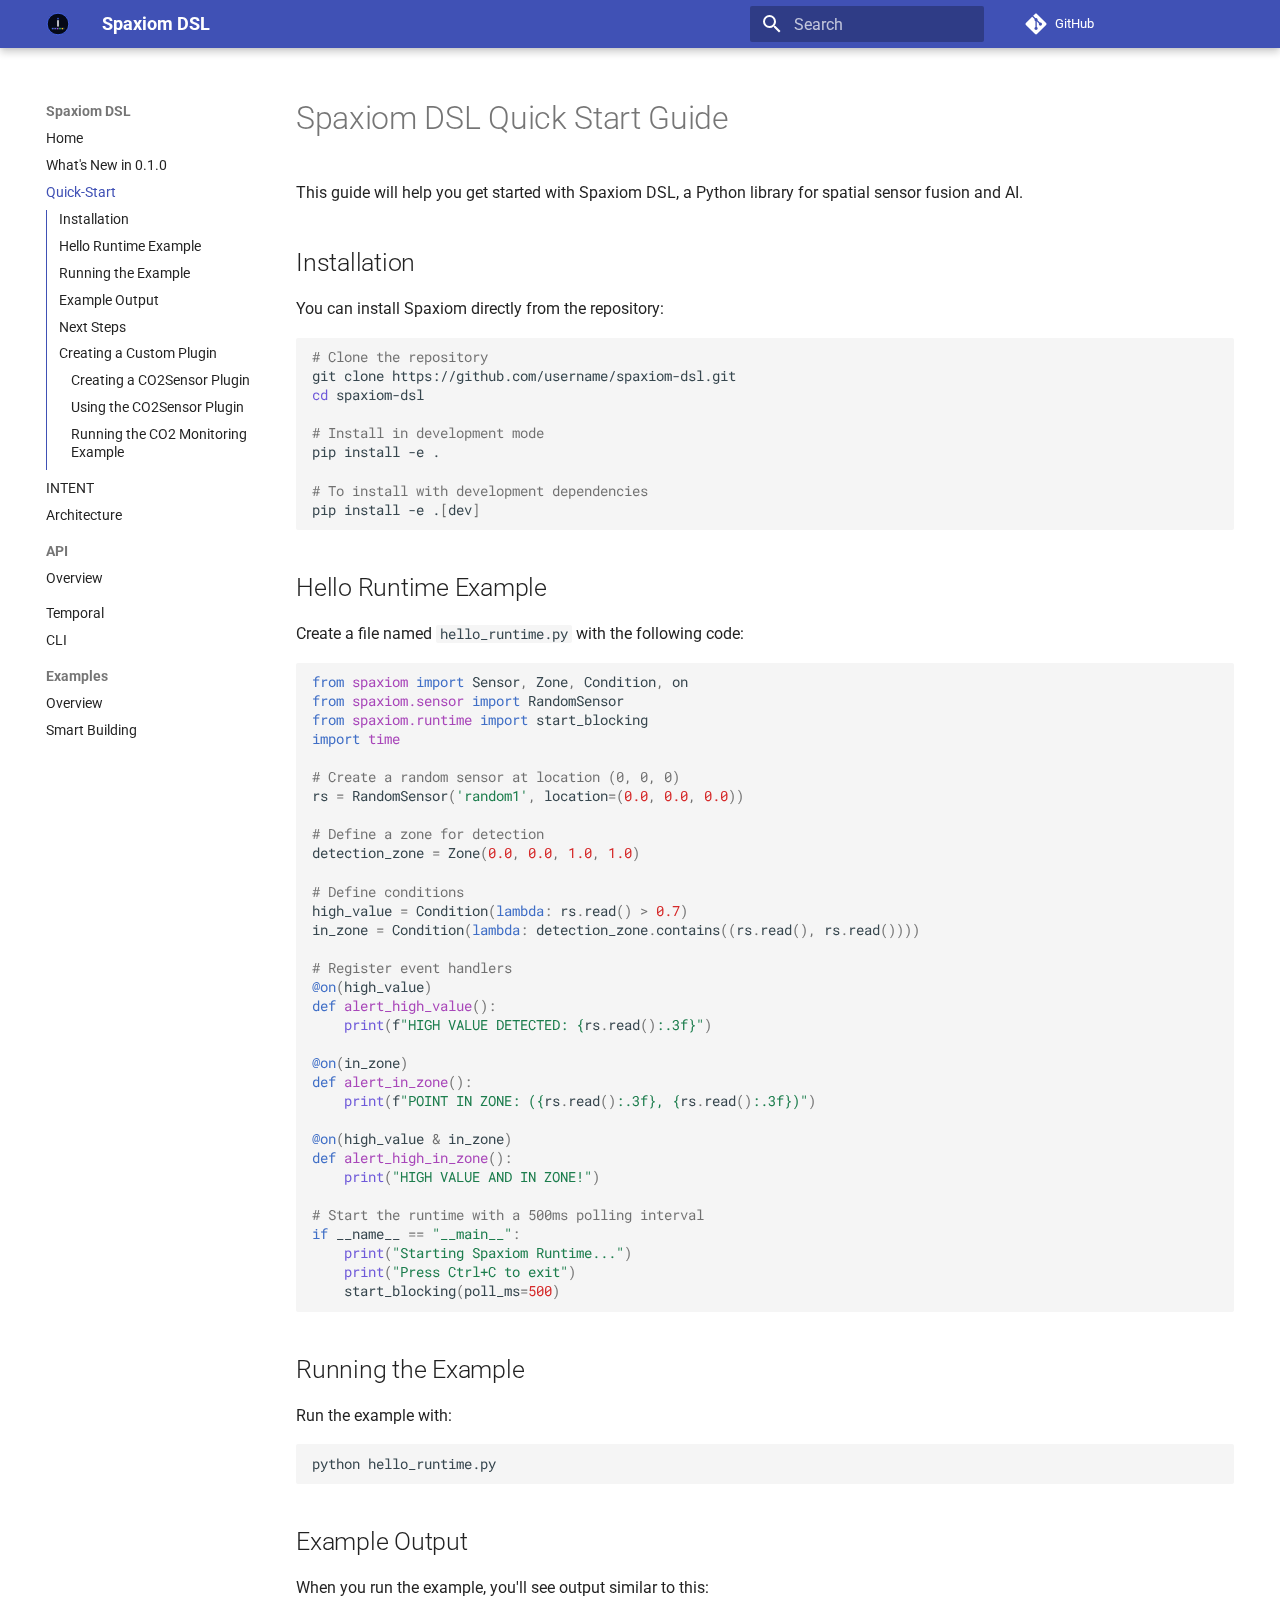
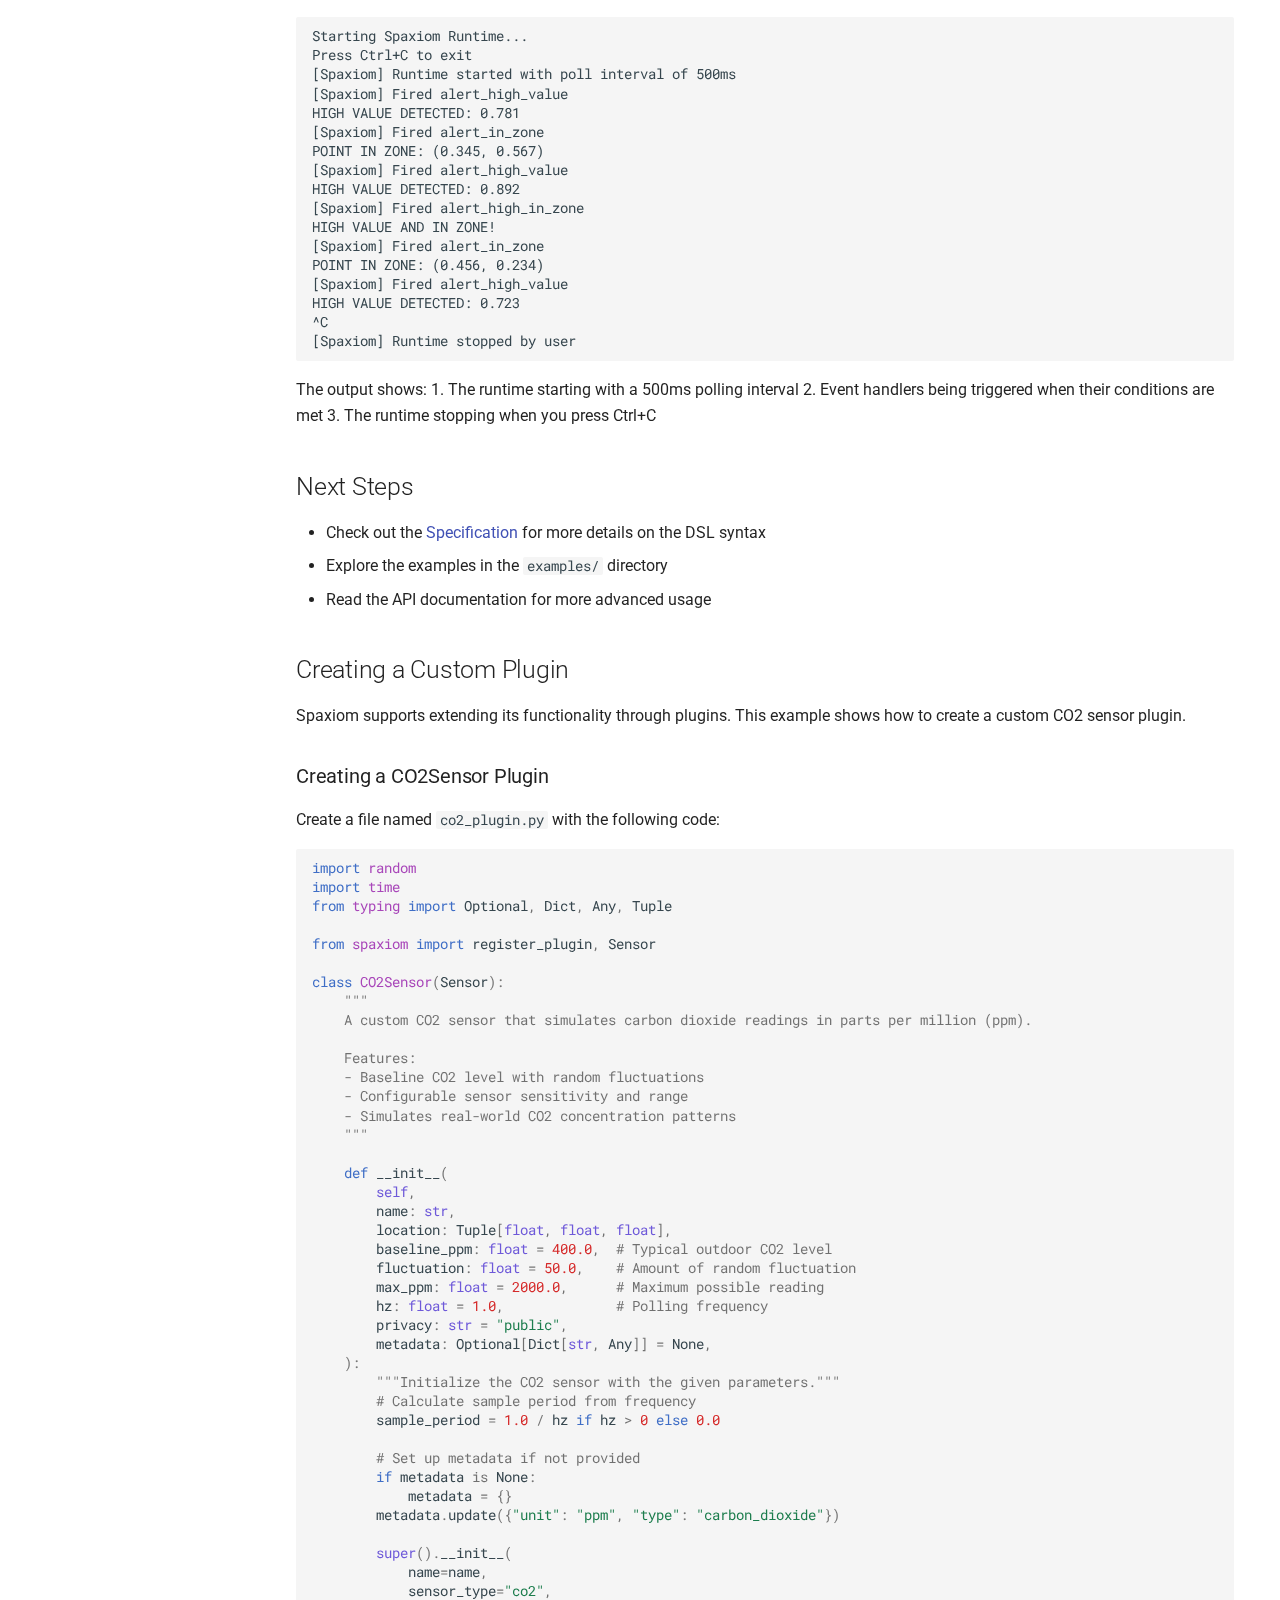
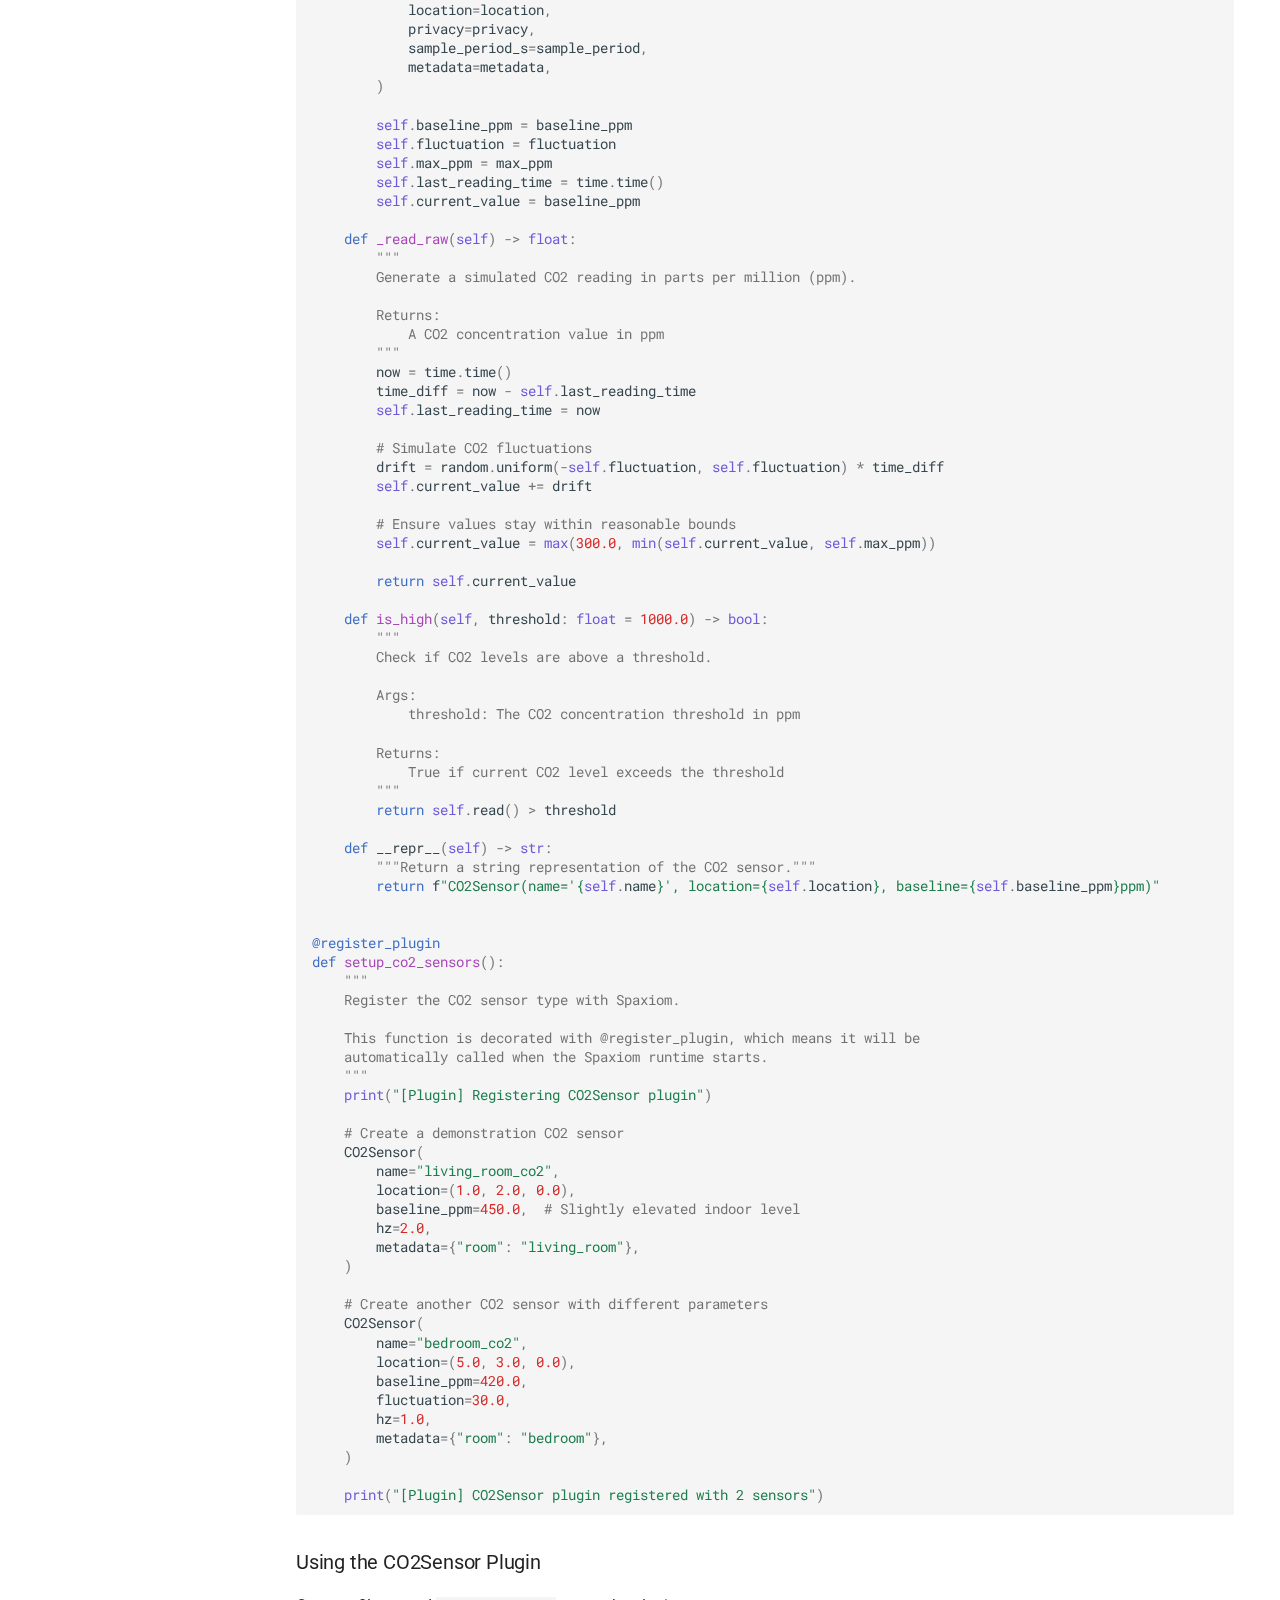
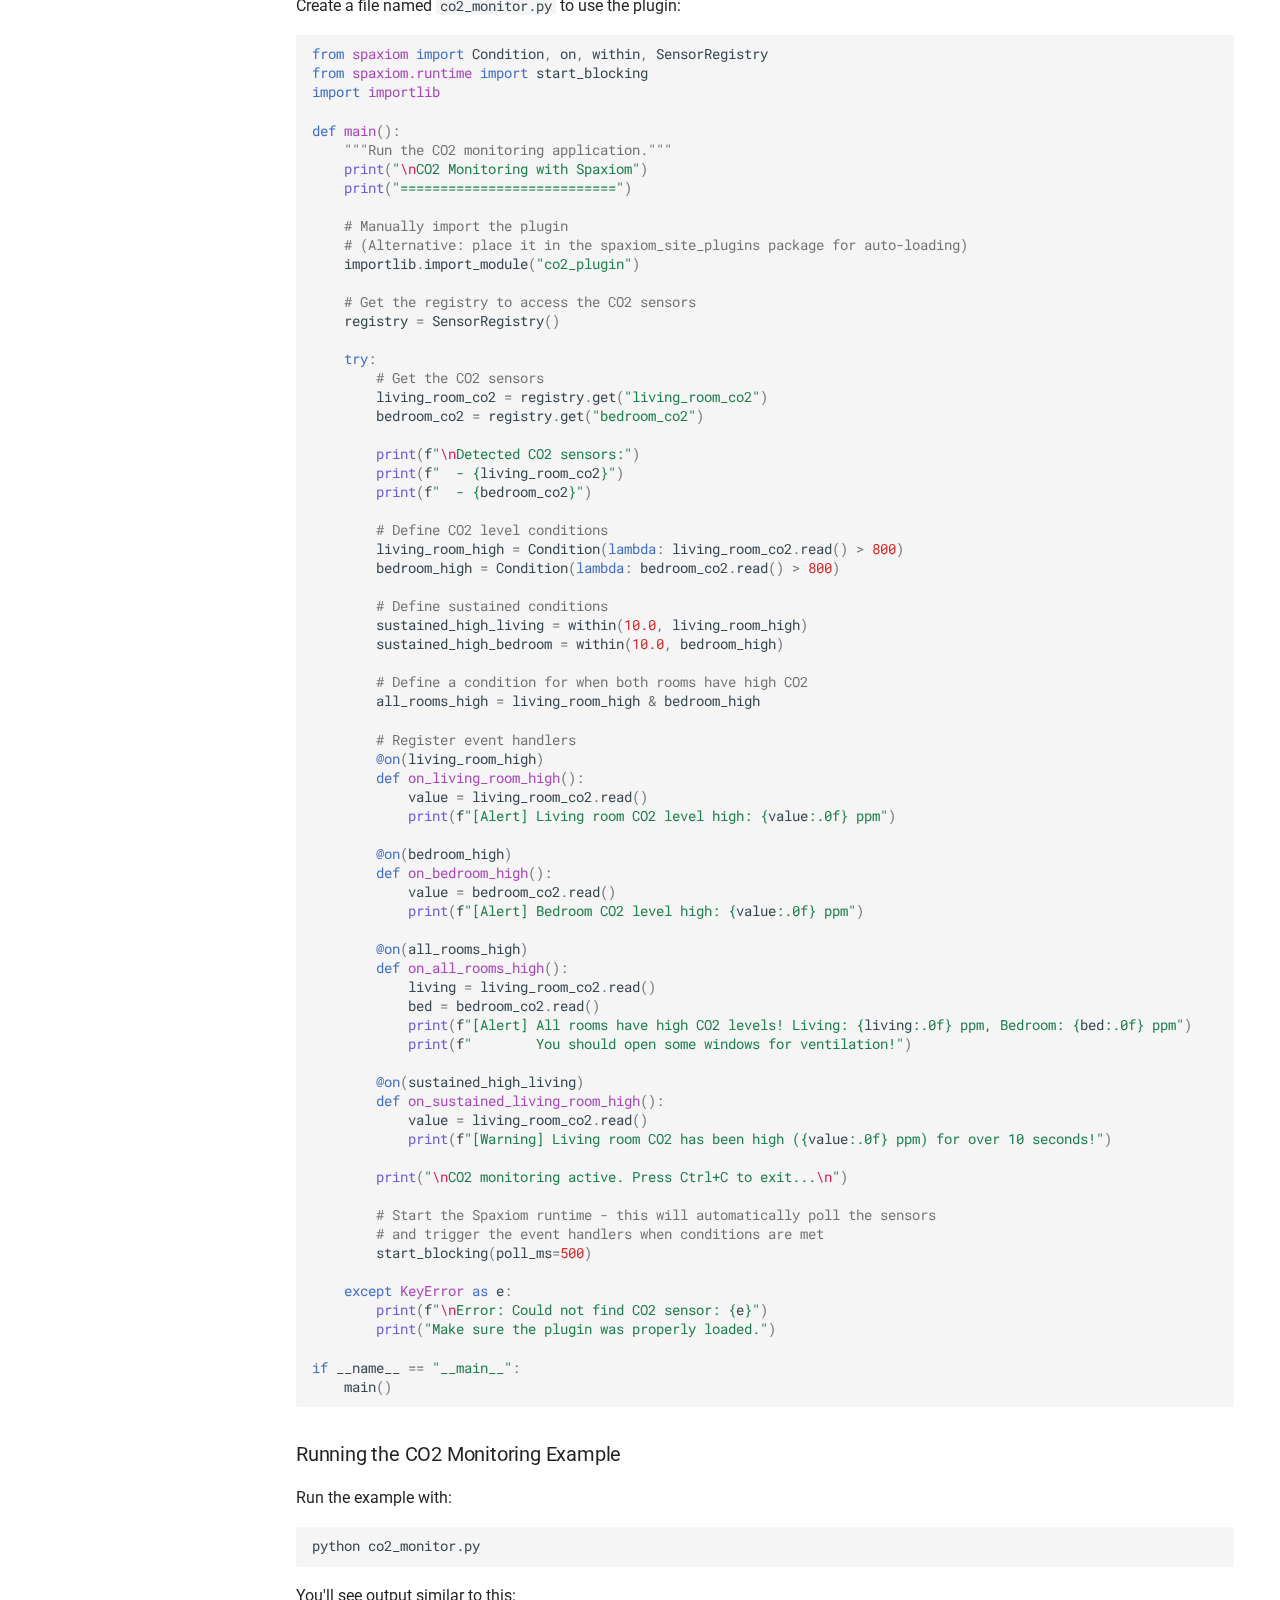
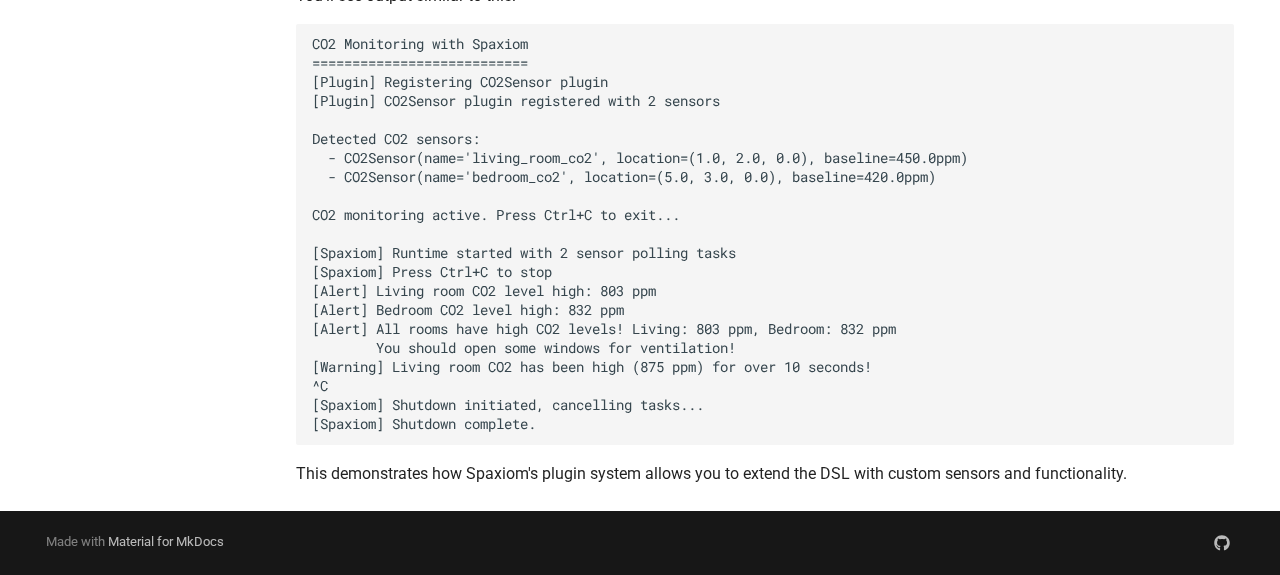
<file: quickstart/index.html>
<!doctype html>
<html lang="en" class="no-js">
  <head>
    
      <meta charset="utf-8">
      <meta name="viewport" content="width=device-width,initial-scale=1">
      
        <meta name="description" content="An embedded domain-specific language for spatial sensor fusion, temporal reasoning, and real-time event detection">
      
      
        <meta name="author" content="Joe Scanlin">
      
      
      
        <link rel="prev" href="../whats_new/">
      
      
        <link rel="next" href="../intent/">
      
      
      <link rel="icon" href="../assets/images/favicon.png">
      <meta name="generator" content="mkdocs-1.6.1, mkdocs-material-9.6.23">
    
    
      
        <title>Quick-Start - Spaxiom DSL</title>
      
    
    
      <link rel="stylesheet" href="../assets/stylesheets/main.84d31ad4.min.css">
      
        
        <link rel="stylesheet" href="../assets/stylesheets/palette.06af60db.min.css">
      
      


    
    
      
    
    
      
        
        
        <link rel="preconnect" href="https://fonts.gstatic.com" crossorigin>
        <link rel="stylesheet" href="https://fonts.googleapis.com/css?family=Roboto:300,300i,400,400i,700,700i%7CRoboto+Mono:400,400i,700,700i&display=fallback">
        <style>:root{--md-text-font:"Roboto";--md-code-font:"Roboto Mono"}</style>
      
    
    
      <link rel="stylesheet" href="../css/intent.css">
    
    <script>__md_scope=new URL("..",location),__md_hash=e=>[...e].reduce(((e,_)=>(e<<5)-e+_.charCodeAt(0)),0),__md_get=(e,_=localStorage,t=__md_scope)=>JSON.parse(_.getItem(t.pathname+"."+e)),__md_set=(e,_,t=localStorage,a=__md_scope)=>{try{t.setItem(a.pathname+"."+e,JSON.stringify(_))}catch(e){}}</script>
    
      

    
    
    
  </head>
  
  
    
    
    
    
    
    <body dir="ltr" data-md-color-scheme="default" data-md-color-primary="indigo" data-md-color-accent="blue">
  
    
    <input class="md-toggle" data-md-toggle="drawer" type="checkbox" id="__drawer" autocomplete="off">
    <input class="md-toggle" data-md-toggle="search" type="checkbox" id="__search" autocomplete="off">
    <label class="md-overlay" for="__drawer"></label>
    <div data-md-component="skip">
      
        
        <a href="#spaxiom-dsl-quick-start-guide" class="md-skip">
          Skip to content
        </a>
      
    </div>
    <div data-md-component="announce">
      
    </div>
    
    
      

  

<header class="md-header md-header--shadow" data-md-component="header">
  <nav class="md-header__inner md-grid" aria-label="Header">
    <a href=".." title="Spaxiom DSL" class="md-header__button md-logo" aria-label="Spaxiom DSL" data-md-component="logo">
      
  <img src="../images/intent-logo.svg" alt="logo">

    </a>
    <label class="md-header__button md-icon" for="__drawer">
      
      <svg xmlns="http://www.w3.org/2000/svg" viewBox="0 0 24 24"><path d="M3 6h18v2H3zm0 5h18v2H3zm0 5h18v2H3z"/></svg>
    </label>
    <div class="md-header__title" data-md-component="header-title">
      <div class="md-header__ellipsis">
        <div class="md-header__topic">
          <span class="md-ellipsis">
            Spaxiom DSL
          </span>
        </div>
        <div class="md-header__topic" data-md-component="header-topic">
          <span class="md-ellipsis">
            
              Quick-Start
            
          </span>
        </div>
      </div>
    </div>
    
      
    
    
    
    
      
      
        <label class="md-header__button md-icon" for="__search">
          
          <svg xmlns="http://www.w3.org/2000/svg" viewBox="0 0 24 24"><path d="M9.5 3A6.5 6.5 0 0 1 16 9.5c0 1.61-.59 3.09-1.56 4.23l.27.27h.79l5 5-1.5 1.5-5-5v-.79l-.27-.27A6.52 6.52 0 0 1 9.5 16 6.5 6.5 0 0 1 3 9.5 6.5 6.5 0 0 1 9.5 3m0 2C7 5 5 7 5 9.5S7 14 9.5 14 14 12 14 9.5 12 5 9.5 5"/></svg>
        </label>
        <div class="md-search" data-md-component="search" role="dialog">
  <label class="md-search__overlay" for="__search"></label>
  <div class="md-search__inner" role="search">
    <form class="md-search__form" name="search">
      <input type="text" class="md-search__input" name="query" aria-label="Search" placeholder="Search" autocapitalize="off" autocorrect="off" autocomplete="off" spellcheck="false" data-md-component="search-query" required>
      <label class="md-search__icon md-icon" for="__search">
        
        <svg xmlns="http://www.w3.org/2000/svg" viewBox="0 0 24 24"><path d="M9.5 3A6.5 6.5 0 0 1 16 9.5c0 1.61-.59 3.09-1.56 4.23l.27.27h.79l5 5-1.5 1.5-5-5v-.79l-.27-.27A6.52 6.52 0 0 1 9.5 16 6.5 6.5 0 0 1 3 9.5 6.5 6.5 0 0 1 9.5 3m0 2C7 5 5 7 5 9.5S7 14 9.5 14 14 12 14 9.5 12 5 9.5 5"/></svg>
        
        <svg xmlns="http://www.w3.org/2000/svg" viewBox="0 0 24 24"><path d="M20 11v2H8l5.5 5.5-1.42 1.42L4.16 12l7.92-7.92L13.5 5.5 8 11z"/></svg>
      </label>
      <nav class="md-search__options" aria-label="Search">
        
        <button type="reset" class="md-search__icon md-icon" title="Clear" aria-label="Clear" tabindex="-1">
          
          <svg xmlns="http://www.w3.org/2000/svg" viewBox="0 0 24 24"><path d="M19 6.41 17.59 5 12 10.59 6.41 5 5 6.41 10.59 12 5 17.59 6.41 19 12 13.41 17.59 19 19 17.59 13.41 12z"/></svg>
        </button>
      </nav>
      
    </form>
    <div class="md-search__output">
      <div class="md-search__scrollwrap" tabindex="0" data-md-scrollfix>
        <div class="md-search-result" data-md-component="search-result">
          <div class="md-search-result__meta">
            Initializing search
          </div>
          <ol class="md-search-result__list" role="presentation"></ol>
        </div>
      </div>
    </div>
  </div>
</div>
      
    
    
      <div class="md-header__source">
        <a href="https://github.com/joescanlin/spaxiom-dsl" title="Go to repository" class="md-source" data-md-component="source">
  <div class="md-source__icon md-icon">
    
    <svg xmlns="http://www.w3.org/2000/svg" viewBox="0 0 448 512"><!--! Font Awesome Free 7.1.0 by @fontawesome - https://fontawesome.com License - https://fontawesome.com/license/free (Icons: CC BY 4.0, Fonts: SIL OFL 1.1, Code: MIT License) Copyright 2025 Fonticons, Inc.--><path d="M439.6 236.1 244 40.5c-5.4-5.5-12.8-8.5-20.4-8.5s-15 3-20.4 8.4L162.5 81l51.5 51.5c27.1-9.1 52.7 16.8 43.4 43.7l49.7 49.7c34.2-11.8 61.2 31 35.5 56.7-26.5 26.5-70.2-2.9-56-37.3L240.3 199v121.9c25.3 12.5 22.3 41.8 9.1 55-6.4 6.4-15.2 10.1-24.3 10.1s-17.8-3.6-24.3-10.1c-17.6-17.6-11.1-46.9 11.2-56v-123c-20.8-8.5-24.6-30.7-18.6-45L142.6 101 8.5 235.1C3 240.6 0 247.9 0 255.5s3 15 8.5 20.4l195.6 195.7c5.4 5.4 12.7 8.4 20.4 8.4s15-3 20.4-8.4l194.7-194.7c5.4-5.4 8.4-12.8 8.4-20.4s-3-15-8.4-20.4"/></svg>
  </div>
  <div class="md-source__repository">
    GitHub
  </div>
</a>
      </div>
    
  </nav>
  
</header>
    
    <div class="md-container" data-md-component="container">
      
      
        
          
        
      
      <main class="md-main" data-md-component="main">
        <div class="md-main__inner md-grid">
          
            
              
              <div class="md-sidebar md-sidebar--primary" data-md-component="sidebar" data-md-type="navigation" >
                <div class="md-sidebar__scrollwrap">
                  <div class="md-sidebar__inner">
                    



  

<nav class="md-nav md-nav--primary md-nav--integrated" aria-label="Navigation" data-md-level="0">
  <label class="md-nav__title" for="__drawer">
    <a href=".." title="Spaxiom DSL" class="md-nav__button md-logo" aria-label="Spaxiom DSL" data-md-component="logo">
      
  <img src="../images/intent-logo.svg" alt="logo">

    </a>
    Spaxiom DSL
  </label>
  
    <div class="md-nav__source">
      <a href="https://github.com/joescanlin/spaxiom-dsl" title="Go to repository" class="md-source" data-md-component="source">
  <div class="md-source__icon md-icon">
    
    <svg xmlns="http://www.w3.org/2000/svg" viewBox="0 0 448 512"><!--! Font Awesome Free 7.1.0 by @fontawesome - https://fontawesome.com License - https://fontawesome.com/license/free (Icons: CC BY 4.0, Fonts: SIL OFL 1.1, Code: MIT License) Copyright 2025 Fonticons, Inc.--><path d="M439.6 236.1 244 40.5c-5.4-5.5-12.8-8.5-20.4-8.5s-15 3-20.4 8.4L162.5 81l51.5 51.5c27.1-9.1 52.7 16.8 43.4 43.7l49.7 49.7c34.2-11.8 61.2 31 35.5 56.7-26.5 26.5-70.2-2.9-56-37.3L240.3 199v121.9c25.3 12.5 22.3 41.8 9.1 55-6.4 6.4-15.2 10.1-24.3 10.1s-17.8-3.6-24.3-10.1c-17.6-17.6-11.1-46.9 11.2-56v-123c-20.8-8.5-24.6-30.7-18.6-45L142.6 101 8.5 235.1C3 240.6 0 247.9 0 255.5s3 15 8.5 20.4l195.6 195.7c5.4 5.4 12.7 8.4 20.4 8.4s15-3 20.4-8.4l194.7-194.7c5.4-5.4 8.4-12.8 8.4-20.4s-3-15-8.4-20.4"/></svg>
  </div>
  <div class="md-source__repository">
    GitHub
  </div>
</a>
    </div>
  
  <ul class="md-nav__list" data-md-scrollfix>
    
      
      
  
  
  
  
    <li class="md-nav__item">
      <a href=".." class="md-nav__link">
        
  
  
  <span class="md-ellipsis">
    Home
    
  </span>
  

      </a>
    </li>
  

    
      
      
  
  
  
  
    <li class="md-nav__item">
      <a href="../whats_new/" class="md-nav__link">
        
  
  
  <span class="md-ellipsis">
    What's New in 0.1.0
    
  </span>
  

      </a>
    </li>
  

    
      
      
  
  
    
  
  
  
    <li class="md-nav__item md-nav__item--active">
      
      <input class="md-nav__toggle md-toggle" type="checkbox" id="__toc">
      
      
        
      
      
        <label class="md-nav__link md-nav__link--active" for="__toc">
          
  
  
  <span class="md-ellipsis">
    Quick-Start
    
  </span>
  

          <span class="md-nav__icon md-icon"></span>
        </label>
      
      <a href="./" class="md-nav__link md-nav__link--active">
        
  
  
  <span class="md-ellipsis">
    Quick-Start
    
  </span>
  

      </a>
      
        

<nav class="md-nav md-nav--secondary" aria-label="Table of contents">
  
  
  
    
  
  
    <label class="md-nav__title" for="__toc">
      <span class="md-nav__icon md-icon"></span>
      Table of contents
    </label>
    <ul class="md-nav__list" data-md-component="toc" data-md-scrollfix>
      
        <li class="md-nav__item">
  <a href="#installation" class="md-nav__link">
    <span class="md-ellipsis">
      Installation
    </span>
  </a>
  
</li>
      
        <li class="md-nav__item">
  <a href="#hello-runtime-example" class="md-nav__link">
    <span class="md-ellipsis">
      Hello Runtime Example
    </span>
  </a>
  
</li>
      
        <li class="md-nav__item">
  <a href="#running-the-example" class="md-nav__link">
    <span class="md-ellipsis">
      Running the Example
    </span>
  </a>
  
</li>
      
        <li class="md-nav__item">
  <a href="#example-output" class="md-nav__link">
    <span class="md-ellipsis">
      Example Output
    </span>
  </a>
  
</li>
      
        <li class="md-nav__item">
  <a href="#next-steps" class="md-nav__link">
    <span class="md-ellipsis">
      Next Steps
    </span>
  </a>
  
</li>
      
        <li class="md-nav__item">
  <a href="#creating-a-custom-plugin" class="md-nav__link">
    <span class="md-ellipsis">
      Creating a Custom Plugin
    </span>
  </a>
  
    <nav class="md-nav" aria-label="Creating a Custom Plugin">
      <ul class="md-nav__list">
        
          <li class="md-nav__item">
  <a href="#creating-a-co2sensor-plugin" class="md-nav__link">
    <span class="md-ellipsis">
      Creating a CO2Sensor Plugin
    </span>
  </a>
  
</li>
        
          <li class="md-nav__item">
  <a href="#using-the-co2sensor-plugin" class="md-nav__link">
    <span class="md-ellipsis">
      Using the CO2Sensor Plugin
    </span>
  </a>
  
</li>
        
          <li class="md-nav__item">
  <a href="#running-the-co2-monitoring-example" class="md-nav__link">
    <span class="md-ellipsis">
      Running the CO2 Monitoring Example
    </span>
  </a>
  
</li>
        
      </ul>
    </nav>
  
</li>
      
    </ul>
  
</nav>
      
    </li>
  

    
      
      
  
  
  
  
    <li class="md-nav__item">
      <a href="../intent/" class="md-nav__link">
        
  
  
  <span class="md-ellipsis">
    INTENT
    
  </span>
  

      </a>
    </li>
  

    
      
      
  
  
  
  
    <li class="md-nav__item">
      <a href="../architecture/" class="md-nav__link">
        
  
  
  <span class="md-ellipsis">
    Architecture
    
  </span>
  

      </a>
    </li>
  

    
      
      
  
  
  
  
    
    
    
    
      
        
        
      
    
    
    <li class="md-nav__item md-nav__item--section md-nav__item--nested">
      
        
        
          
        
        <input class="md-nav__toggle md-toggle md-toggle--indeterminate" type="checkbox" id="__nav_6" >
        
          
          <label class="md-nav__link" for="__nav_6" id="__nav_6_label" tabindex="">
            
  
  
  <span class="md-ellipsis">
    API
    
  </span>
  

            <span class="md-nav__icon md-icon"></span>
          </label>
        
        <nav class="md-nav" data-md-level="1" aria-labelledby="__nav_6_label" aria-expanded="false">
          <label class="md-nav__title" for="__nav_6">
            <span class="md-nav__icon md-icon"></span>
            API
          </label>
          <ul class="md-nav__list" data-md-scrollfix>
            
              
                
  
  
  
  
    <li class="md-nav__item">
      <a href="../api/overview/" class="md-nav__link">
        
  
  
  <span class="md-ellipsis">
    Overview
    
  </span>
  

      </a>
    </li>
  

              
            
          </ul>
        </nav>
      
    </li>
  

    
      
      
  
  
  
  
    <li class="md-nav__item">
      <a href="../temporal_and_entities/" class="md-nav__link">
        
  
  
  <span class="md-ellipsis">
    Temporal
    
  </span>
  

      </a>
    </li>
  

    
      
      
  
  
  
  
    <li class="md-nav__item">
      <a href="../cli_usage/" class="md-nav__link">
        
  
  
  <span class="md-ellipsis">
    CLI
    
  </span>
  

      </a>
    </li>
  

    
      
      
  
  
  
  
    
    
    
    
      
        
        
      
    
    
    <li class="md-nav__item md-nav__item--section md-nav__item--nested">
      
        
        
          
        
        <input class="md-nav__toggle md-toggle md-toggle--indeterminate" type="checkbox" id="__nav_9" >
        
          
          <label class="md-nav__link" for="__nav_9" id="__nav_9_label" tabindex="">
            
  
  
  <span class="md-ellipsis">
    Examples
    
  </span>
  

            <span class="md-nav__icon md-icon"></span>
          </label>
        
        <nav class="md-nav" data-md-level="1" aria-labelledby="__nav_9_label" aria-expanded="false">
          <label class="md-nav__title" for="__nav_9">
            <span class="md-nav__icon md-icon"></span>
            Examples
          </label>
          <ul class="md-nav__list" data-md-scrollfix>
            
              
                
  
  
  
  
    <li class="md-nav__item">
      <a href="../examples/overview/" class="md-nav__link">
        
  
  
  <span class="md-ellipsis">
    Overview
    
  </span>
  

      </a>
    </li>
  

              
            
              
                
  
  
  
  
    <li class="md-nav__item">
      <a href="../examples/smart_building/" class="md-nav__link">
        
  
  
  <span class="md-ellipsis">
    Smart Building
    
  </span>
  

      </a>
    </li>
  

              
            
          </ul>
        </nav>
      
    </li>
  

    
  </ul>
</nav>
                  </div>
                </div>
              </div>
            
            
          
          
            <div class="md-content" data-md-component="content">
              <article class="md-content__inner md-typeset">
                
                  


  
  


<h1 id="spaxiom-dsl-quick-start-guide">Spaxiom DSL Quick Start Guide<a class="headerlink" href="#spaxiom-dsl-quick-start-guide" title="Permanent link">&para;</a></h1>
<p>This guide will help you get started with Spaxiom DSL, a Python library for spatial sensor fusion and AI.</p>
<h2 id="installation">Installation<a class="headerlink" href="#installation" title="Permanent link">&para;</a></h2>
<p>You can install Spaxiom directly from the repository:</p>
<div class="highlight"><pre><span></span><code><span class="c1"># Clone the repository</span>
git<span class="w"> </span>clone<span class="w"> </span>https://github.com/username/spaxiom-dsl.git
<span class="nb">cd</span><span class="w"> </span>spaxiom-dsl

<span class="c1"># Install in development mode</span>
pip<span class="w"> </span>install<span class="w"> </span>-e<span class="w"> </span>.

<span class="c1"># To install with development dependencies</span>
pip<span class="w"> </span>install<span class="w"> </span>-e<span class="w"> </span>.<span class="o">[</span>dev<span class="o">]</span>
</code></pre></div>
<h2 id="hello-runtime-example">Hello Runtime Example<a class="headerlink" href="#hello-runtime-example" title="Permanent link">&para;</a></h2>
<p>Create a file named <code>hello_runtime.py</code> with the following code:</p>
<div class="highlight"><pre><span></span><code><span class="kn">from</span><span class="w"> </span><span class="nn">spaxiom</span><span class="w"> </span><span class="kn">import</span> <span class="n">Sensor</span><span class="p">,</span> <span class="n">Zone</span><span class="p">,</span> <span class="n">Condition</span><span class="p">,</span> <span class="n">on</span>
<span class="kn">from</span><span class="w"> </span><span class="nn">spaxiom.sensor</span><span class="w"> </span><span class="kn">import</span> <span class="n">RandomSensor</span>
<span class="kn">from</span><span class="w"> </span><span class="nn">spaxiom.runtime</span><span class="w"> </span><span class="kn">import</span> <span class="n">start_blocking</span>
<span class="kn">import</span><span class="w"> </span><span class="nn">time</span>

<span class="c1"># Create a random sensor at location (0, 0, 0)</span>
<span class="n">rs</span> <span class="o">=</span> <span class="n">RandomSensor</span><span class="p">(</span><span class="s1">&#39;random1&#39;</span><span class="p">,</span> <span class="n">location</span><span class="o">=</span><span class="p">(</span><span class="mf">0.0</span><span class="p">,</span> <span class="mf">0.0</span><span class="p">,</span> <span class="mf">0.0</span><span class="p">))</span>

<span class="c1"># Define a zone for detection</span>
<span class="n">detection_zone</span> <span class="o">=</span> <span class="n">Zone</span><span class="p">(</span><span class="mf">0.0</span><span class="p">,</span> <span class="mf">0.0</span><span class="p">,</span> <span class="mf">1.0</span><span class="p">,</span> <span class="mf">1.0</span><span class="p">)</span>

<span class="c1"># Define conditions</span>
<span class="n">high_value</span> <span class="o">=</span> <span class="n">Condition</span><span class="p">(</span><span class="k">lambda</span><span class="p">:</span> <span class="n">rs</span><span class="o">.</span><span class="n">read</span><span class="p">()</span> <span class="o">&gt;</span> <span class="mf">0.7</span><span class="p">)</span>
<span class="n">in_zone</span> <span class="o">=</span> <span class="n">Condition</span><span class="p">(</span><span class="k">lambda</span><span class="p">:</span> <span class="n">detection_zone</span><span class="o">.</span><span class="n">contains</span><span class="p">((</span><span class="n">rs</span><span class="o">.</span><span class="n">read</span><span class="p">(),</span> <span class="n">rs</span><span class="o">.</span><span class="n">read</span><span class="p">())))</span>

<span class="c1"># Register event handlers</span>
<span class="nd">@on</span><span class="p">(</span><span class="n">high_value</span><span class="p">)</span>
<span class="k">def</span><span class="w"> </span><span class="nf">alert_high_value</span><span class="p">():</span>
    <span class="nb">print</span><span class="p">(</span><span class="sa">f</span><span class="s2">&quot;HIGH VALUE DETECTED: </span><span class="si">{</span><span class="n">rs</span><span class="o">.</span><span class="n">read</span><span class="p">()</span><span class="si">:</span><span class="s2">.3f</span><span class="si">}</span><span class="s2">&quot;</span><span class="p">)</span>

<span class="nd">@on</span><span class="p">(</span><span class="n">in_zone</span><span class="p">)</span>
<span class="k">def</span><span class="w"> </span><span class="nf">alert_in_zone</span><span class="p">():</span>
    <span class="nb">print</span><span class="p">(</span><span class="sa">f</span><span class="s2">&quot;POINT IN ZONE: (</span><span class="si">{</span><span class="n">rs</span><span class="o">.</span><span class="n">read</span><span class="p">()</span><span class="si">:</span><span class="s2">.3f</span><span class="si">}</span><span class="s2">, </span><span class="si">{</span><span class="n">rs</span><span class="o">.</span><span class="n">read</span><span class="p">()</span><span class="si">:</span><span class="s2">.3f</span><span class="si">}</span><span class="s2">)&quot;</span><span class="p">)</span>

<span class="nd">@on</span><span class="p">(</span><span class="n">high_value</span> <span class="o">&amp;</span> <span class="n">in_zone</span><span class="p">)</span>
<span class="k">def</span><span class="w"> </span><span class="nf">alert_high_in_zone</span><span class="p">():</span>
    <span class="nb">print</span><span class="p">(</span><span class="s2">&quot;HIGH VALUE AND IN ZONE!&quot;</span><span class="p">)</span>

<span class="c1"># Start the runtime with a 500ms polling interval</span>
<span class="k">if</span> <span class="vm">__name__</span> <span class="o">==</span> <span class="s2">&quot;__main__&quot;</span><span class="p">:</span>
    <span class="nb">print</span><span class="p">(</span><span class="s2">&quot;Starting Spaxiom Runtime...&quot;</span><span class="p">)</span>
    <span class="nb">print</span><span class="p">(</span><span class="s2">&quot;Press Ctrl+C to exit&quot;</span><span class="p">)</span>
    <span class="n">start_blocking</span><span class="p">(</span><span class="n">poll_ms</span><span class="o">=</span><span class="mi">500</span><span class="p">)</span>
</code></pre></div>
<h2 id="running-the-example">Running the Example<a class="headerlink" href="#running-the-example" title="Permanent link">&para;</a></h2>
<p>Run the example with:</p>
<div class="highlight"><pre><span></span><code>python<span class="w"> </span>hello_runtime.py
</code></pre></div>
<h2 id="example-output">Example Output<a class="headerlink" href="#example-output" title="Permanent link">&para;</a></h2>
<p>When you run the example, you'll see output similar to this:</p>
<div class="highlight"><pre><span></span><code>Starting Spaxiom Runtime...
Press Ctrl+C to exit
[Spaxiom] Runtime started with poll interval of 500ms
[Spaxiom] Fired alert_high_value
HIGH VALUE DETECTED: 0.781
[Spaxiom] Fired alert_in_zone
POINT IN ZONE: (0.345, 0.567)
[Spaxiom] Fired alert_high_value
HIGH VALUE DETECTED: 0.892
[Spaxiom] Fired alert_high_in_zone
HIGH VALUE AND IN ZONE!
[Spaxiom] Fired alert_in_zone
POINT IN ZONE: (0.456, 0.234)
[Spaxiom] Fired alert_high_value
HIGH VALUE DETECTED: 0.723
^C
[Spaxiom] Runtime stopped by user
</code></pre></div>
<p>The output shows:
1. The runtime starting with a 500ms polling interval
2. Event handlers being triggered when their conditions are met
3. The runtime stopping when you press Ctrl+C</p>
<h2 id="next-steps">Next Steps<a class="headerlink" href="#next-steps" title="Permanent link">&para;</a></h2>
<ul>
<li>Check out the <a href="../spec_draft/">Specification</a> for more details on the DSL syntax</li>
<li>Explore the examples in the <code>examples/</code> directory</li>
<li>Read the API documentation for more advanced usage </li>
</ul>
<h2 id="creating-a-custom-plugin">Creating a Custom Plugin<a class="headerlink" href="#creating-a-custom-plugin" title="Permanent link">&para;</a></h2>
<p>Spaxiom supports extending its functionality through plugins. This example shows how to create a custom CO2 sensor plugin.</p>
<h3 id="creating-a-co2sensor-plugin">Creating a CO2Sensor Plugin<a class="headerlink" href="#creating-a-co2sensor-plugin" title="Permanent link">&para;</a></h3>
<p>Create a file named <code>co2_plugin.py</code> with the following code:</p>
<div class="highlight"><pre><span></span><code><span class="kn">import</span><span class="w"> </span><span class="nn">random</span>
<span class="kn">import</span><span class="w"> </span><span class="nn">time</span>
<span class="kn">from</span><span class="w"> </span><span class="nn">typing</span><span class="w"> </span><span class="kn">import</span> <span class="n">Optional</span><span class="p">,</span> <span class="n">Dict</span><span class="p">,</span> <span class="n">Any</span><span class="p">,</span> <span class="n">Tuple</span>

<span class="kn">from</span><span class="w"> </span><span class="nn">spaxiom</span><span class="w"> </span><span class="kn">import</span> <span class="n">register_plugin</span><span class="p">,</span> <span class="n">Sensor</span>

<span class="k">class</span><span class="w"> </span><span class="nc">CO2Sensor</span><span class="p">(</span><span class="n">Sensor</span><span class="p">):</span>
<span class="w">    </span><span class="sd">&quot;&quot;&quot;</span>
<span class="sd">    A custom CO2 sensor that simulates carbon dioxide readings in parts per million (ppm).</span>

<span class="sd">    Features:</span>
<span class="sd">    - Baseline CO2 level with random fluctuations</span>
<span class="sd">    - Configurable sensor sensitivity and range</span>
<span class="sd">    - Simulates real-world CO2 concentration patterns</span>
<span class="sd">    &quot;&quot;&quot;</span>

    <span class="k">def</span><span class="w"> </span><span class="fm">__init__</span><span class="p">(</span>
        <span class="bp">self</span><span class="p">,</span>
        <span class="n">name</span><span class="p">:</span> <span class="nb">str</span><span class="p">,</span>
        <span class="n">location</span><span class="p">:</span> <span class="n">Tuple</span><span class="p">[</span><span class="nb">float</span><span class="p">,</span> <span class="nb">float</span><span class="p">,</span> <span class="nb">float</span><span class="p">],</span>
        <span class="n">baseline_ppm</span><span class="p">:</span> <span class="nb">float</span> <span class="o">=</span> <span class="mf">400.0</span><span class="p">,</span>  <span class="c1"># Typical outdoor CO2 level</span>
        <span class="n">fluctuation</span><span class="p">:</span> <span class="nb">float</span> <span class="o">=</span> <span class="mf">50.0</span><span class="p">,</span>    <span class="c1"># Amount of random fluctuation</span>
        <span class="n">max_ppm</span><span class="p">:</span> <span class="nb">float</span> <span class="o">=</span> <span class="mf">2000.0</span><span class="p">,</span>      <span class="c1"># Maximum possible reading</span>
        <span class="n">hz</span><span class="p">:</span> <span class="nb">float</span> <span class="o">=</span> <span class="mf">1.0</span><span class="p">,</span>              <span class="c1"># Polling frequency</span>
        <span class="n">privacy</span><span class="p">:</span> <span class="nb">str</span> <span class="o">=</span> <span class="s2">&quot;public&quot;</span><span class="p">,</span>
        <span class="n">metadata</span><span class="p">:</span> <span class="n">Optional</span><span class="p">[</span><span class="n">Dict</span><span class="p">[</span><span class="nb">str</span><span class="p">,</span> <span class="n">Any</span><span class="p">]]</span> <span class="o">=</span> <span class="kc">None</span><span class="p">,</span>
    <span class="p">):</span>
<span class="w">        </span><span class="sd">&quot;&quot;&quot;Initialize the CO2 sensor with the given parameters.&quot;&quot;&quot;</span>
        <span class="c1"># Calculate sample period from frequency</span>
        <span class="n">sample_period</span> <span class="o">=</span> <span class="mf">1.0</span> <span class="o">/</span> <span class="n">hz</span> <span class="k">if</span> <span class="n">hz</span> <span class="o">&gt;</span> <span class="mi">0</span> <span class="k">else</span> <span class="mf">0.0</span>

        <span class="c1"># Set up metadata if not provided</span>
        <span class="k">if</span> <span class="n">metadata</span> <span class="ow">is</span> <span class="kc">None</span><span class="p">:</span>
            <span class="n">metadata</span> <span class="o">=</span> <span class="p">{}</span>
        <span class="n">metadata</span><span class="o">.</span><span class="n">update</span><span class="p">({</span><span class="s2">&quot;unit&quot;</span><span class="p">:</span> <span class="s2">&quot;ppm&quot;</span><span class="p">,</span> <span class="s2">&quot;type&quot;</span><span class="p">:</span> <span class="s2">&quot;carbon_dioxide&quot;</span><span class="p">})</span>

        <span class="nb">super</span><span class="p">()</span><span class="o">.</span><span class="fm">__init__</span><span class="p">(</span>
            <span class="n">name</span><span class="o">=</span><span class="n">name</span><span class="p">,</span>
            <span class="n">sensor_type</span><span class="o">=</span><span class="s2">&quot;co2&quot;</span><span class="p">,</span>
            <span class="n">location</span><span class="o">=</span><span class="n">location</span><span class="p">,</span>
            <span class="n">privacy</span><span class="o">=</span><span class="n">privacy</span><span class="p">,</span>
            <span class="n">sample_period_s</span><span class="o">=</span><span class="n">sample_period</span><span class="p">,</span>
            <span class="n">metadata</span><span class="o">=</span><span class="n">metadata</span><span class="p">,</span>
        <span class="p">)</span>

        <span class="bp">self</span><span class="o">.</span><span class="n">baseline_ppm</span> <span class="o">=</span> <span class="n">baseline_ppm</span>
        <span class="bp">self</span><span class="o">.</span><span class="n">fluctuation</span> <span class="o">=</span> <span class="n">fluctuation</span>
        <span class="bp">self</span><span class="o">.</span><span class="n">max_ppm</span> <span class="o">=</span> <span class="n">max_ppm</span>
        <span class="bp">self</span><span class="o">.</span><span class="n">last_reading_time</span> <span class="o">=</span> <span class="n">time</span><span class="o">.</span><span class="n">time</span><span class="p">()</span>
        <span class="bp">self</span><span class="o">.</span><span class="n">current_value</span> <span class="o">=</span> <span class="n">baseline_ppm</span>

    <span class="k">def</span><span class="w"> </span><span class="nf">_read_raw</span><span class="p">(</span><span class="bp">self</span><span class="p">)</span> <span class="o">-&gt;</span> <span class="nb">float</span><span class="p">:</span>
<span class="w">        </span><span class="sd">&quot;&quot;&quot;</span>
<span class="sd">        Generate a simulated CO2 reading in parts per million (ppm).</span>

<span class="sd">        Returns:</span>
<span class="sd">            A CO2 concentration value in ppm</span>
<span class="sd">        &quot;&quot;&quot;</span>
        <span class="n">now</span> <span class="o">=</span> <span class="n">time</span><span class="o">.</span><span class="n">time</span><span class="p">()</span>
        <span class="n">time_diff</span> <span class="o">=</span> <span class="n">now</span> <span class="o">-</span> <span class="bp">self</span><span class="o">.</span><span class="n">last_reading_time</span>
        <span class="bp">self</span><span class="o">.</span><span class="n">last_reading_time</span> <span class="o">=</span> <span class="n">now</span>

        <span class="c1"># Simulate CO2 fluctuations</span>
        <span class="n">drift</span> <span class="o">=</span> <span class="n">random</span><span class="o">.</span><span class="n">uniform</span><span class="p">(</span><span class="o">-</span><span class="bp">self</span><span class="o">.</span><span class="n">fluctuation</span><span class="p">,</span> <span class="bp">self</span><span class="o">.</span><span class="n">fluctuation</span><span class="p">)</span> <span class="o">*</span> <span class="n">time_diff</span>
        <span class="bp">self</span><span class="o">.</span><span class="n">current_value</span> <span class="o">+=</span> <span class="n">drift</span>

        <span class="c1"># Ensure values stay within reasonable bounds</span>
        <span class="bp">self</span><span class="o">.</span><span class="n">current_value</span> <span class="o">=</span> <span class="nb">max</span><span class="p">(</span><span class="mf">300.0</span><span class="p">,</span> <span class="nb">min</span><span class="p">(</span><span class="bp">self</span><span class="o">.</span><span class="n">current_value</span><span class="p">,</span> <span class="bp">self</span><span class="o">.</span><span class="n">max_ppm</span><span class="p">))</span>

        <span class="k">return</span> <span class="bp">self</span><span class="o">.</span><span class="n">current_value</span>

    <span class="k">def</span><span class="w"> </span><span class="nf">is_high</span><span class="p">(</span><span class="bp">self</span><span class="p">,</span> <span class="n">threshold</span><span class="p">:</span> <span class="nb">float</span> <span class="o">=</span> <span class="mf">1000.0</span><span class="p">)</span> <span class="o">-&gt;</span> <span class="nb">bool</span><span class="p">:</span>
<span class="w">        </span><span class="sd">&quot;&quot;&quot;</span>
<span class="sd">        Check if CO2 levels are above a threshold.</span>

<span class="sd">        Args:</span>
<span class="sd">            threshold: The CO2 concentration threshold in ppm</span>

<span class="sd">        Returns:</span>
<span class="sd">            True if current CO2 level exceeds the threshold</span>
<span class="sd">        &quot;&quot;&quot;</span>
        <span class="k">return</span> <span class="bp">self</span><span class="o">.</span><span class="n">read</span><span class="p">()</span> <span class="o">&gt;</span> <span class="n">threshold</span>

    <span class="k">def</span><span class="w"> </span><span class="fm">__repr__</span><span class="p">(</span><span class="bp">self</span><span class="p">)</span> <span class="o">-&gt;</span> <span class="nb">str</span><span class="p">:</span>
<span class="w">        </span><span class="sd">&quot;&quot;&quot;Return a string representation of the CO2 sensor.&quot;&quot;&quot;</span>
        <span class="k">return</span> <span class="sa">f</span><span class="s2">&quot;CO2Sensor(name=&#39;</span><span class="si">{</span><span class="bp">self</span><span class="o">.</span><span class="n">name</span><span class="si">}</span><span class="s2">&#39;, location=</span><span class="si">{</span><span class="bp">self</span><span class="o">.</span><span class="n">location</span><span class="si">}</span><span class="s2">, baseline=</span><span class="si">{</span><span class="bp">self</span><span class="o">.</span><span class="n">baseline_ppm</span><span class="si">}</span><span class="s2">ppm)&quot;</span>


<span class="nd">@register_plugin</span>
<span class="k">def</span><span class="w"> </span><span class="nf">setup_co2_sensors</span><span class="p">():</span>
<span class="w">    </span><span class="sd">&quot;&quot;&quot;</span>
<span class="sd">    Register the CO2 sensor type with Spaxiom.</span>

<span class="sd">    This function is decorated with @register_plugin, which means it will be </span>
<span class="sd">    automatically called when the Spaxiom runtime starts.</span>
<span class="sd">    &quot;&quot;&quot;</span>
    <span class="nb">print</span><span class="p">(</span><span class="s2">&quot;[Plugin] Registering CO2Sensor plugin&quot;</span><span class="p">)</span>

    <span class="c1"># Create a demonstration CO2 sensor</span>
    <span class="n">CO2Sensor</span><span class="p">(</span>
        <span class="n">name</span><span class="o">=</span><span class="s2">&quot;living_room_co2&quot;</span><span class="p">,</span>
        <span class="n">location</span><span class="o">=</span><span class="p">(</span><span class="mf">1.0</span><span class="p">,</span> <span class="mf">2.0</span><span class="p">,</span> <span class="mf">0.0</span><span class="p">),</span>
        <span class="n">baseline_ppm</span><span class="o">=</span><span class="mf">450.0</span><span class="p">,</span>  <span class="c1"># Slightly elevated indoor level</span>
        <span class="n">hz</span><span class="o">=</span><span class="mf">2.0</span><span class="p">,</span>
        <span class="n">metadata</span><span class="o">=</span><span class="p">{</span><span class="s2">&quot;room&quot;</span><span class="p">:</span> <span class="s2">&quot;living_room&quot;</span><span class="p">},</span>
    <span class="p">)</span>

    <span class="c1"># Create another CO2 sensor with different parameters</span>
    <span class="n">CO2Sensor</span><span class="p">(</span>
        <span class="n">name</span><span class="o">=</span><span class="s2">&quot;bedroom_co2&quot;</span><span class="p">,</span>
        <span class="n">location</span><span class="o">=</span><span class="p">(</span><span class="mf">5.0</span><span class="p">,</span> <span class="mf">3.0</span><span class="p">,</span> <span class="mf">0.0</span><span class="p">),</span>
        <span class="n">baseline_ppm</span><span class="o">=</span><span class="mf">420.0</span><span class="p">,</span>
        <span class="n">fluctuation</span><span class="o">=</span><span class="mf">30.0</span><span class="p">,</span>
        <span class="n">hz</span><span class="o">=</span><span class="mf">1.0</span><span class="p">,</span>
        <span class="n">metadata</span><span class="o">=</span><span class="p">{</span><span class="s2">&quot;room&quot;</span><span class="p">:</span> <span class="s2">&quot;bedroom&quot;</span><span class="p">},</span>
    <span class="p">)</span>

    <span class="nb">print</span><span class="p">(</span><span class="s2">&quot;[Plugin] CO2Sensor plugin registered with 2 sensors&quot;</span><span class="p">)</span>
</code></pre></div>
<h3 id="using-the-co2sensor-plugin">Using the CO2Sensor Plugin<a class="headerlink" href="#using-the-co2sensor-plugin" title="Permanent link">&para;</a></h3>
<p>Create a file named <code>co2_monitor.py</code> to use the plugin:</p>
<div class="highlight"><pre><span></span><code><span class="kn">from</span><span class="w"> </span><span class="nn">spaxiom</span><span class="w"> </span><span class="kn">import</span> <span class="n">Condition</span><span class="p">,</span> <span class="n">on</span><span class="p">,</span> <span class="n">within</span><span class="p">,</span> <span class="n">SensorRegistry</span>
<span class="kn">from</span><span class="w"> </span><span class="nn">spaxiom.runtime</span><span class="w"> </span><span class="kn">import</span> <span class="n">start_blocking</span>
<span class="kn">import</span><span class="w"> </span><span class="nn">importlib</span>

<span class="k">def</span><span class="w"> </span><span class="nf">main</span><span class="p">():</span>
<span class="w">    </span><span class="sd">&quot;&quot;&quot;Run the CO2 monitoring application.&quot;&quot;&quot;</span>
    <span class="nb">print</span><span class="p">(</span><span class="s2">&quot;</span><span class="se">\n</span><span class="s2">CO2 Monitoring with Spaxiom&quot;</span><span class="p">)</span>
    <span class="nb">print</span><span class="p">(</span><span class="s2">&quot;===========================&quot;</span><span class="p">)</span>

    <span class="c1"># Manually import the plugin </span>
    <span class="c1"># (Alternative: place it in the spaxiom_site_plugins package for auto-loading)</span>
    <span class="n">importlib</span><span class="o">.</span><span class="n">import_module</span><span class="p">(</span><span class="s2">&quot;co2_plugin&quot;</span><span class="p">)</span>

    <span class="c1"># Get the registry to access the CO2 sensors</span>
    <span class="n">registry</span> <span class="o">=</span> <span class="n">SensorRegistry</span><span class="p">()</span>

    <span class="k">try</span><span class="p">:</span>
        <span class="c1"># Get the CO2 sensors</span>
        <span class="n">living_room_co2</span> <span class="o">=</span> <span class="n">registry</span><span class="o">.</span><span class="n">get</span><span class="p">(</span><span class="s2">&quot;living_room_co2&quot;</span><span class="p">)</span>
        <span class="n">bedroom_co2</span> <span class="o">=</span> <span class="n">registry</span><span class="o">.</span><span class="n">get</span><span class="p">(</span><span class="s2">&quot;bedroom_co2&quot;</span><span class="p">)</span>

        <span class="nb">print</span><span class="p">(</span><span class="sa">f</span><span class="s2">&quot;</span><span class="se">\n</span><span class="s2">Detected CO2 sensors:&quot;</span><span class="p">)</span>
        <span class="nb">print</span><span class="p">(</span><span class="sa">f</span><span class="s2">&quot;  - </span><span class="si">{</span><span class="n">living_room_co2</span><span class="si">}</span><span class="s2">&quot;</span><span class="p">)</span>
        <span class="nb">print</span><span class="p">(</span><span class="sa">f</span><span class="s2">&quot;  - </span><span class="si">{</span><span class="n">bedroom_co2</span><span class="si">}</span><span class="s2">&quot;</span><span class="p">)</span>

        <span class="c1"># Define CO2 level conditions</span>
        <span class="n">living_room_high</span> <span class="o">=</span> <span class="n">Condition</span><span class="p">(</span><span class="k">lambda</span><span class="p">:</span> <span class="n">living_room_co2</span><span class="o">.</span><span class="n">read</span><span class="p">()</span> <span class="o">&gt;</span> <span class="mi">800</span><span class="p">)</span>
        <span class="n">bedroom_high</span> <span class="o">=</span> <span class="n">Condition</span><span class="p">(</span><span class="k">lambda</span><span class="p">:</span> <span class="n">bedroom_co2</span><span class="o">.</span><span class="n">read</span><span class="p">()</span> <span class="o">&gt;</span> <span class="mi">800</span><span class="p">)</span>

        <span class="c1"># Define sustained conditions</span>
        <span class="n">sustained_high_living</span> <span class="o">=</span> <span class="n">within</span><span class="p">(</span><span class="mf">10.0</span><span class="p">,</span> <span class="n">living_room_high</span><span class="p">)</span>
        <span class="n">sustained_high_bedroom</span> <span class="o">=</span> <span class="n">within</span><span class="p">(</span><span class="mf">10.0</span><span class="p">,</span> <span class="n">bedroom_high</span><span class="p">)</span>

        <span class="c1"># Define a condition for when both rooms have high CO2</span>
        <span class="n">all_rooms_high</span> <span class="o">=</span> <span class="n">living_room_high</span> <span class="o">&amp;</span> <span class="n">bedroom_high</span>

        <span class="c1"># Register event handlers</span>
        <span class="nd">@on</span><span class="p">(</span><span class="n">living_room_high</span><span class="p">)</span>
        <span class="k">def</span><span class="w"> </span><span class="nf">on_living_room_high</span><span class="p">():</span>
            <span class="n">value</span> <span class="o">=</span> <span class="n">living_room_co2</span><span class="o">.</span><span class="n">read</span><span class="p">()</span>
            <span class="nb">print</span><span class="p">(</span><span class="sa">f</span><span class="s2">&quot;[Alert] Living room CO2 level high: </span><span class="si">{</span><span class="n">value</span><span class="si">:</span><span class="s2">.0f</span><span class="si">}</span><span class="s2"> ppm&quot;</span><span class="p">)</span>

        <span class="nd">@on</span><span class="p">(</span><span class="n">bedroom_high</span><span class="p">)</span>
        <span class="k">def</span><span class="w"> </span><span class="nf">on_bedroom_high</span><span class="p">():</span>
            <span class="n">value</span> <span class="o">=</span> <span class="n">bedroom_co2</span><span class="o">.</span><span class="n">read</span><span class="p">()</span>
            <span class="nb">print</span><span class="p">(</span><span class="sa">f</span><span class="s2">&quot;[Alert] Bedroom CO2 level high: </span><span class="si">{</span><span class="n">value</span><span class="si">:</span><span class="s2">.0f</span><span class="si">}</span><span class="s2"> ppm&quot;</span><span class="p">)</span>

        <span class="nd">@on</span><span class="p">(</span><span class="n">all_rooms_high</span><span class="p">)</span>
        <span class="k">def</span><span class="w"> </span><span class="nf">on_all_rooms_high</span><span class="p">():</span>
            <span class="n">living</span> <span class="o">=</span> <span class="n">living_room_co2</span><span class="o">.</span><span class="n">read</span><span class="p">()</span>
            <span class="n">bed</span> <span class="o">=</span> <span class="n">bedroom_co2</span><span class="o">.</span><span class="n">read</span><span class="p">()</span>
            <span class="nb">print</span><span class="p">(</span><span class="sa">f</span><span class="s2">&quot;[Alert] All rooms have high CO2 levels! Living: </span><span class="si">{</span><span class="n">living</span><span class="si">:</span><span class="s2">.0f</span><span class="si">}</span><span class="s2"> ppm, Bedroom: </span><span class="si">{</span><span class="n">bed</span><span class="si">:</span><span class="s2">.0f</span><span class="si">}</span><span class="s2"> ppm&quot;</span><span class="p">)</span>
            <span class="nb">print</span><span class="p">(</span><span class="sa">f</span><span class="s2">&quot;        You should open some windows for ventilation!&quot;</span><span class="p">)</span>

        <span class="nd">@on</span><span class="p">(</span><span class="n">sustained_high_living</span><span class="p">)</span>
        <span class="k">def</span><span class="w"> </span><span class="nf">on_sustained_living_room_high</span><span class="p">():</span>
            <span class="n">value</span> <span class="o">=</span> <span class="n">living_room_co2</span><span class="o">.</span><span class="n">read</span><span class="p">()</span>
            <span class="nb">print</span><span class="p">(</span><span class="sa">f</span><span class="s2">&quot;[Warning] Living room CO2 has been high (</span><span class="si">{</span><span class="n">value</span><span class="si">:</span><span class="s2">.0f</span><span class="si">}</span><span class="s2"> ppm) for over 10 seconds!&quot;</span><span class="p">)</span>

        <span class="nb">print</span><span class="p">(</span><span class="s2">&quot;</span><span class="se">\n</span><span class="s2">CO2 monitoring active. Press Ctrl+C to exit...</span><span class="se">\n</span><span class="s2">&quot;</span><span class="p">)</span>

        <span class="c1"># Start the Spaxiom runtime - this will automatically poll the sensors</span>
        <span class="c1"># and trigger the event handlers when conditions are met</span>
        <span class="n">start_blocking</span><span class="p">(</span><span class="n">poll_ms</span><span class="o">=</span><span class="mi">500</span><span class="p">)</span>

    <span class="k">except</span> <span class="ne">KeyError</span> <span class="k">as</span> <span class="n">e</span><span class="p">:</span>
        <span class="nb">print</span><span class="p">(</span><span class="sa">f</span><span class="s2">&quot;</span><span class="se">\n</span><span class="s2">Error: Could not find CO2 sensor: </span><span class="si">{</span><span class="n">e</span><span class="si">}</span><span class="s2">&quot;</span><span class="p">)</span>
        <span class="nb">print</span><span class="p">(</span><span class="s2">&quot;Make sure the plugin was properly loaded.&quot;</span><span class="p">)</span>

<span class="k">if</span> <span class="vm">__name__</span> <span class="o">==</span> <span class="s2">&quot;__main__&quot;</span><span class="p">:</span>
    <span class="n">main</span><span class="p">()</span>
</code></pre></div>
<h3 id="running-the-co2-monitoring-example">Running the CO2 Monitoring Example<a class="headerlink" href="#running-the-co2-monitoring-example" title="Permanent link">&para;</a></h3>
<p>Run the example with:</p>
<div class="highlight"><pre><span></span><code>python<span class="w"> </span>co2_monitor.py
</code></pre></div>
<p>You'll see output similar to this:</p>
<div class="highlight"><pre><span></span><code>CO2 Monitoring with Spaxiom
===========================
[Plugin] Registering CO2Sensor plugin
[Plugin] CO2Sensor plugin registered with 2 sensors

Detected CO2 sensors:
  - CO2Sensor(name=&#39;living_room_co2&#39;, location=(1.0, 2.0, 0.0), baseline=450.0ppm)
  - CO2Sensor(name=&#39;bedroom_co2&#39;, location=(5.0, 3.0, 0.0), baseline=420.0ppm)

CO2 monitoring active. Press Ctrl+C to exit...

[Spaxiom] Runtime started with 2 sensor polling tasks
[Spaxiom] Press Ctrl+C to stop
[Alert] Living room CO2 level high: 803 ppm
[Alert] Bedroom CO2 level high: 832 ppm
[Alert] All rooms have high CO2 levels! Living: 803 ppm, Bedroom: 832 ppm
        You should open some windows for ventilation!
[Warning] Living room CO2 has been high (875 ppm) for over 10 seconds!
^C
[Spaxiom] Shutdown initiated, cancelling tasks...
[Spaxiom] Shutdown complete.
</code></pre></div>
<p>This demonstrates how Spaxiom's plugin system allows you to extend the DSL with custom sensors and functionality. </p>












                
              </article>
            </div>
          
          
<script>var target=document.getElementById(location.hash.slice(1));target&&target.name&&(target.checked=target.name.startsWith("__tabbed_"))</script>
        </div>
        
      </main>
      
        <footer class="md-footer">
  
  <div class="md-footer-meta md-typeset">
    <div class="md-footer-meta__inner md-grid">
      <div class="md-copyright">
  
  
    Made with
    <a href="https://squidfunk.github.io/mkdocs-material/" target="_blank" rel="noopener">
      Material for MkDocs
    </a>
  
</div>
      
        
<div class="md-social">
  
    
    
    
    
      
      
    
    <a href="https://github.com/joescanlin/spaxiom-dsl" target="_blank" rel="noopener" title="github.com" class="md-social__link">
      <svg xmlns="http://www.w3.org/2000/svg" viewBox="0 0 512 512"><!--! Font Awesome Free 7.1.0 by @fontawesome - https://fontawesome.com License - https://fontawesome.com/license/free (Icons: CC BY 4.0, Fonts: SIL OFL 1.1, Code: MIT License) Copyright 2025 Fonticons, Inc.--><path d="M173.9 397.4c0 2-2.3 3.6-5.2 3.6-3.3.3-5.6-1.3-5.6-3.6 0-2 2.3-3.6 5.2-3.6 3-.3 5.6 1.3 5.6 3.6m-31.1-4.5c-.7 2 1.3 4.3 4.3 4.9 2.6 1 5.6 0 6.2-2s-1.3-4.3-4.3-5.2c-2.6-.7-5.5.3-6.2 2.3m44.2-1.7c-2.9.7-4.9 2.6-4.6 4.9.3 2 2.9 3.3 5.9 2.6 2.9-.7 4.9-2.6 4.6-4.6-.3-1.9-3-3.2-5.9-2.9M252.8 8C114.1 8 8 113.3 8 252c0 110.9 69.8 205.8 169.5 239.2 12.8 2.3 17.3-5.6 17.3-12.1 0-6.2-.3-40.4-.3-61.4 0 0-70 15-84.7-29.8 0 0-11.4-29.1-27.8-36.6 0 0-22.9-15.7 1.6-15.4 0 0 24.9 2 38.6 25.8 21.9 38.6 58.6 27.5 72.9 20.9 2.3-16 8.8-27.1 16-33.7-55.9-6.2-112.3-14.3-112.3-110.5 0-27.5 7.6-41.3 23.6-58.9-2.6-6.5-11.1-33.3 2.6-67.9 20.9-6.5 69 27 69 27 20-5.6 41.5-8.5 62.8-8.5s42.8 2.9 62.8 8.5c0 0 48.1-33.6 69-27 13.7 34.7 5.2 61.4 2.6 67.9 16 17.7 25.8 31.5 25.8 58.9 0 96.5-58.9 104.2-114.8 110.5 9.2 7.9 17 22.9 17 46.4 0 33.7-.3 75.4-.3 83.6 0 6.5 4.6 14.4 17.3 12.1C436.2 457.8 504 362.9 504 252 504 113.3 391.5 8 252.8 8M105.2 352.9c-1.3 1-1 3.3.7 5.2 1.6 1.6 3.9 2.3 5.2 1 1.3-1 1-3.3-.7-5.2-1.6-1.6-3.9-2.3-5.2-1m-10.8-8.1c-.7 1.3.3 2.9 2.3 3.9 1.6 1 3.6.7 4.3-.7.7-1.3-.3-2.9-2.3-3.9-2-.6-3.6-.3-4.3.7m32.4 35.6c-1.6 1.3-1 4.3 1.3 6.2 2.3 2.3 5.2 2.6 6.5 1 1.3-1.3.7-4.3-1.3-6.2-2.2-2.3-5.2-2.6-6.5-1m-11.4-14.7c-1.6 1-1.6 3.6 0 5.9s4.3 3.3 5.6 2.3c1.6-1.3 1.6-3.9 0-6.2-1.4-2.3-4-3.3-5.6-2"/></svg>
    </a>
  
</div>
      
    </div>
  </div>
</footer>
      
    </div>
    <div class="md-dialog" data-md-component="dialog">
      <div class="md-dialog__inner md-typeset"></div>
    </div>
    
    
    
      
      <script id="__config" type="application/json">{"base": "..", "features": ["navigation.instant", "navigation.tracking", "navigation.sections", "navigation.expand", "toc.integrate"], "search": "../assets/javascripts/workers/search.973d3a69.min.js", "tags": null, "translations": {"clipboard.copied": "Copied to clipboard", "clipboard.copy": "Copy to clipboard", "search.result.more.one": "1 more on this page", "search.result.more.other": "# more on this page", "search.result.none": "No matching documents", "search.result.one": "1 matching document", "search.result.other": "# matching documents", "search.result.placeholder": "Type to start searching", "search.result.term.missing": "Missing", "select.version": "Select version"}, "version": null}</script>
    
    
      <script src="../assets/javascripts/bundle.f55a23d4.min.js"></script>
      
    
  </body>
</html>
</file>
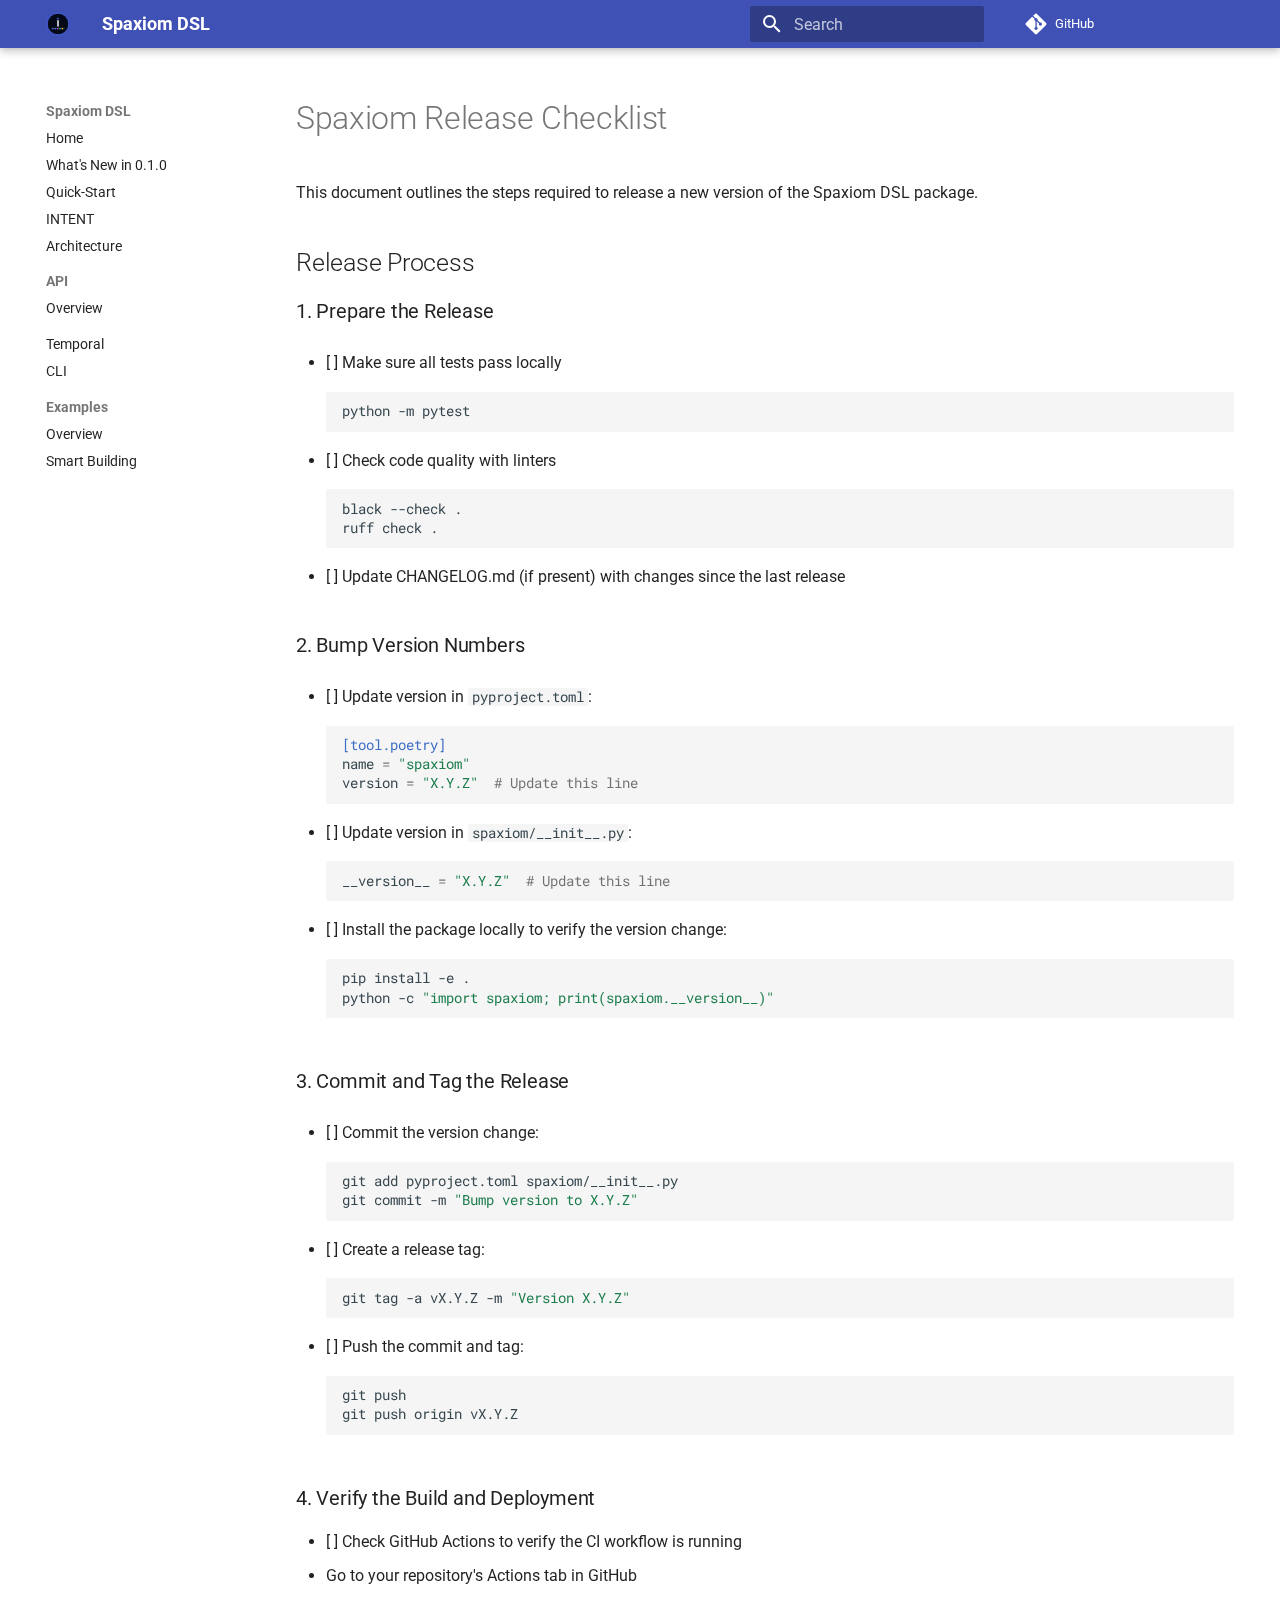
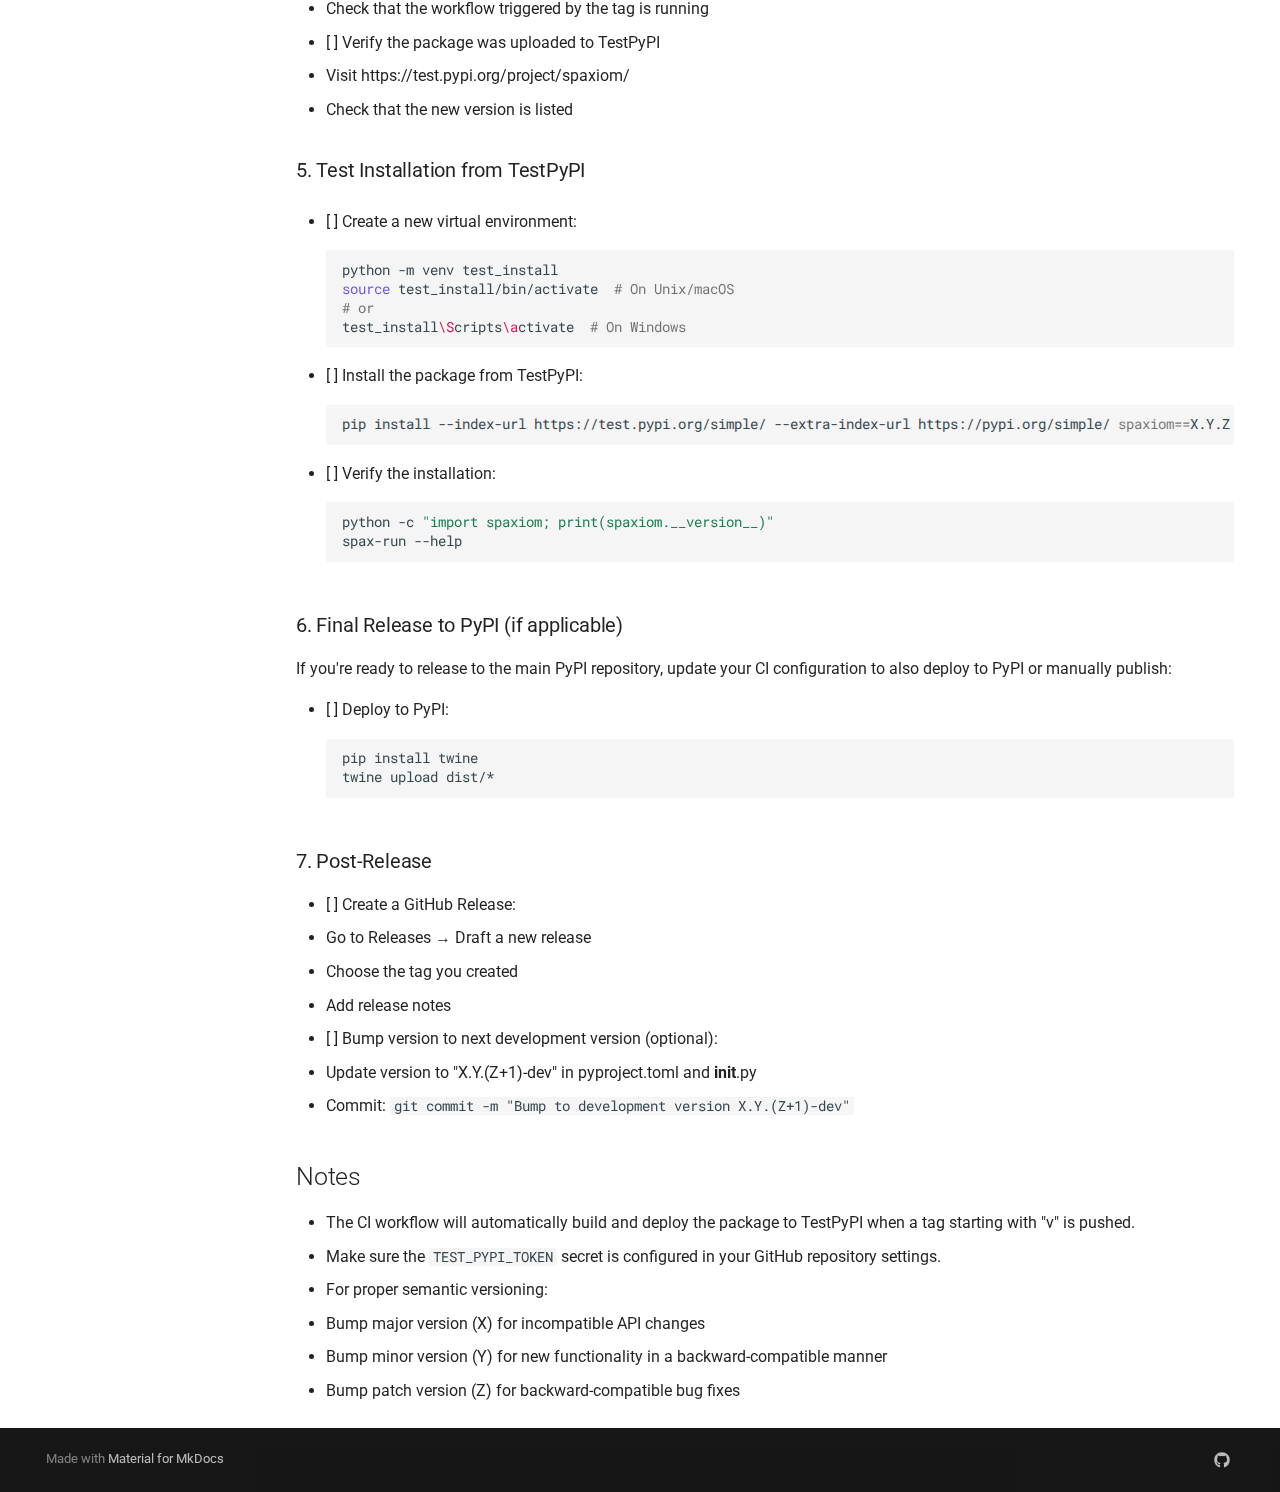
<file: release_checklist/index.html>
<!doctype html>
<html lang="en" class="no-js">
  <head>
    
      <meta charset="utf-8">
      <meta name="viewport" content="width=device-width,initial-scale=1">
      
        <meta name="description" content="An embedded domain-specific language for spatial sensor fusion, temporal reasoning, and real-time event detection">
      
      
        <meta name="author" content="Joe Scanlin">
      
      
      
      
      
      <link rel="icon" href="../assets/images/favicon.png">
      <meta name="generator" content="mkdocs-1.6.1, mkdocs-material-9.6.23">
    
    
      
        <title>Spaxiom Release Checklist - Spaxiom DSL</title>
      
    
    
      <link rel="stylesheet" href="../assets/stylesheets/main.84d31ad4.min.css">
      
        
        <link rel="stylesheet" href="../assets/stylesheets/palette.06af60db.min.css">
      
      


    
    
      
    
    
      
        
        
        <link rel="preconnect" href="https://fonts.gstatic.com" crossorigin>
        <link rel="stylesheet" href="https://fonts.googleapis.com/css?family=Roboto:300,300i,400,400i,700,700i%7CRoboto+Mono:400,400i,700,700i&display=fallback">
        <style>:root{--md-text-font:"Roboto";--md-code-font:"Roboto Mono"}</style>
      
    
    
      <link rel="stylesheet" href="../css/intent.css">
    
    <script>__md_scope=new URL("..",location),__md_hash=e=>[...e].reduce(((e,_)=>(e<<5)-e+_.charCodeAt(0)),0),__md_get=(e,_=localStorage,t=__md_scope)=>JSON.parse(_.getItem(t.pathname+"."+e)),__md_set=(e,_,t=localStorage,a=__md_scope)=>{try{t.setItem(a.pathname+"."+e,JSON.stringify(_))}catch(e){}}</script>
    
      

    
    
    
  </head>
  
  
    
    
    
    
    
    <body dir="ltr" data-md-color-scheme="default" data-md-color-primary="indigo" data-md-color-accent="blue">
  
    
    <input class="md-toggle" data-md-toggle="drawer" type="checkbox" id="__drawer" autocomplete="off">
    <input class="md-toggle" data-md-toggle="search" type="checkbox" id="__search" autocomplete="off">
    <label class="md-overlay" for="__drawer"></label>
    <div data-md-component="skip">
      
        
        <a href="#spaxiom-release-checklist" class="md-skip">
          Skip to content
        </a>
      
    </div>
    <div data-md-component="announce">
      
    </div>
    
    
      

  

<header class="md-header md-header--shadow" data-md-component="header">
  <nav class="md-header__inner md-grid" aria-label="Header">
    <a href=".." title="Spaxiom DSL" class="md-header__button md-logo" aria-label="Spaxiom DSL" data-md-component="logo">
      
  <img src="../images/intent-logo.svg" alt="logo">

    </a>
    <label class="md-header__button md-icon" for="__drawer">
      
      <svg xmlns="http://www.w3.org/2000/svg" viewBox="0 0 24 24"><path d="M3 6h18v2H3zm0 5h18v2H3zm0 5h18v2H3z"/></svg>
    </label>
    <div class="md-header__title" data-md-component="header-title">
      <div class="md-header__ellipsis">
        <div class="md-header__topic">
          <span class="md-ellipsis">
            Spaxiom DSL
          </span>
        </div>
        <div class="md-header__topic" data-md-component="header-topic">
          <span class="md-ellipsis">
            
              Spaxiom Release Checklist
            
          </span>
        </div>
      </div>
    </div>
    
      
    
    
    
    
      
      
        <label class="md-header__button md-icon" for="__search">
          
          <svg xmlns="http://www.w3.org/2000/svg" viewBox="0 0 24 24"><path d="M9.5 3A6.5 6.5 0 0 1 16 9.5c0 1.61-.59 3.09-1.56 4.23l.27.27h.79l5 5-1.5 1.5-5-5v-.79l-.27-.27A6.52 6.52 0 0 1 9.5 16 6.5 6.5 0 0 1 3 9.5 6.5 6.5 0 0 1 9.5 3m0 2C7 5 5 7 5 9.5S7 14 9.5 14 14 12 14 9.5 12 5 9.5 5"/></svg>
        </label>
        <div class="md-search" data-md-component="search" role="dialog">
  <label class="md-search__overlay" for="__search"></label>
  <div class="md-search__inner" role="search">
    <form class="md-search__form" name="search">
      <input type="text" class="md-search__input" name="query" aria-label="Search" placeholder="Search" autocapitalize="off" autocorrect="off" autocomplete="off" spellcheck="false" data-md-component="search-query" required>
      <label class="md-search__icon md-icon" for="__search">
        
        <svg xmlns="http://www.w3.org/2000/svg" viewBox="0 0 24 24"><path d="M9.5 3A6.5 6.5 0 0 1 16 9.5c0 1.61-.59 3.09-1.56 4.23l.27.27h.79l5 5-1.5 1.5-5-5v-.79l-.27-.27A6.52 6.52 0 0 1 9.5 16 6.5 6.5 0 0 1 3 9.5 6.5 6.5 0 0 1 9.5 3m0 2C7 5 5 7 5 9.5S7 14 9.5 14 14 12 14 9.5 12 5 9.5 5"/></svg>
        
        <svg xmlns="http://www.w3.org/2000/svg" viewBox="0 0 24 24"><path d="M20 11v2H8l5.5 5.5-1.42 1.42L4.16 12l7.92-7.92L13.5 5.5 8 11z"/></svg>
      </label>
      <nav class="md-search__options" aria-label="Search">
        
        <button type="reset" class="md-search__icon md-icon" title="Clear" aria-label="Clear" tabindex="-1">
          
          <svg xmlns="http://www.w3.org/2000/svg" viewBox="0 0 24 24"><path d="M19 6.41 17.59 5 12 10.59 6.41 5 5 6.41 10.59 12 5 17.59 6.41 19 12 13.41 17.59 19 19 17.59 13.41 12z"/></svg>
        </button>
      </nav>
      
    </form>
    <div class="md-search__output">
      <div class="md-search__scrollwrap" tabindex="0" data-md-scrollfix>
        <div class="md-search-result" data-md-component="search-result">
          <div class="md-search-result__meta">
            Initializing search
          </div>
          <ol class="md-search-result__list" role="presentation"></ol>
        </div>
      </div>
    </div>
  </div>
</div>
      
    
    
      <div class="md-header__source">
        <a href="https://github.com/joescanlin/spaxiom-dsl" title="Go to repository" class="md-source" data-md-component="source">
  <div class="md-source__icon md-icon">
    
    <svg xmlns="http://www.w3.org/2000/svg" viewBox="0 0 448 512"><!--! Font Awesome Free 7.1.0 by @fontawesome - https://fontawesome.com License - https://fontawesome.com/license/free (Icons: CC BY 4.0, Fonts: SIL OFL 1.1, Code: MIT License) Copyright 2025 Fonticons, Inc.--><path d="M439.6 236.1 244 40.5c-5.4-5.5-12.8-8.5-20.4-8.5s-15 3-20.4 8.4L162.5 81l51.5 51.5c27.1-9.1 52.7 16.8 43.4 43.7l49.7 49.7c34.2-11.8 61.2 31 35.5 56.7-26.5 26.5-70.2-2.9-56-37.3L240.3 199v121.9c25.3 12.5 22.3 41.8 9.1 55-6.4 6.4-15.2 10.1-24.3 10.1s-17.8-3.6-24.3-10.1c-17.6-17.6-11.1-46.9 11.2-56v-123c-20.8-8.5-24.6-30.7-18.6-45L142.6 101 8.5 235.1C3 240.6 0 247.9 0 255.5s3 15 8.5 20.4l195.6 195.7c5.4 5.4 12.7 8.4 20.4 8.4s15-3 20.4-8.4l194.7-194.7c5.4-5.4 8.4-12.8 8.4-20.4s-3-15-8.4-20.4"/></svg>
  </div>
  <div class="md-source__repository">
    GitHub
  </div>
</a>
      </div>
    
  </nav>
  
</header>
    
    <div class="md-container" data-md-component="container">
      
      
        
          
        
      
      <main class="md-main" data-md-component="main">
        <div class="md-main__inner md-grid">
          
            
              
              <div class="md-sidebar md-sidebar--primary" data-md-component="sidebar" data-md-type="navigation" >
                <div class="md-sidebar__scrollwrap">
                  <div class="md-sidebar__inner">
                    



  

<nav class="md-nav md-nav--primary md-nav--integrated" aria-label="Navigation" data-md-level="0">
  <label class="md-nav__title" for="__drawer">
    <a href=".." title="Spaxiom DSL" class="md-nav__button md-logo" aria-label="Spaxiom DSL" data-md-component="logo">
      
  <img src="../images/intent-logo.svg" alt="logo">

    </a>
    Spaxiom DSL
  </label>
  
    <div class="md-nav__source">
      <a href="https://github.com/joescanlin/spaxiom-dsl" title="Go to repository" class="md-source" data-md-component="source">
  <div class="md-source__icon md-icon">
    
    <svg xmlns="http://www.w3.org/2000/svg" viewBox="0 0 448 512"><!--! Font Awesome Free 7.1.0 by @fontawesome - https://fontawesome.com License - https://fontawesome.com/license/free (Icons: CC BY 4.0, Fonts: SIL OFL 1.1, Code: MIT License) Copyright 2025 Fonticons, Inc.--><path d="M439.6 236.1 244 40.5c-5.4-5.5-12.8-8.5-20.4-8.5s-15 3-20.4 8.4L162.5 81l51.5 51.5c27.1-9.1 52.7 16.8 43.4 43.7l49.7 49.7c34.2-11.8 61.2 31 35.5 56.7-26.5 26.5-70.2-2.9-56-37.3L240.3 199v121.9c25.3 12.5 22.3 41.8 9.1 55-6.4 6.4-15.2 10.1-24.3 10.1s-17.8-3.6-24.3-10.1c-17.6-17.6-11.1-46.9 11.2-56v-123c-20.8-8.5-24.6-30.7-18.6-45L142.6 101 8.5 235.1C3 240.6 0 247.9 0 255.5s3 15 8.5 20.4l195.6 195.7c5.4 5.4 12.7 8.4 20.4 8.4s15-3 20.4-8.4l194.7-194.7c5.4-5.4 8.4-12.8 8.4-20.4s-3-15-8.4-20.4"/></svg>
  </div>
  <div class="md-source__repository">
    GitHub
  </div>
</a>
    </div>
  
  <ul class="md-nav__list" data-md-scrollfix>
    
      
      
  
  
  
  
    <li class="md-nav__item">
      <a href=".." class="md-nav__link">
        
  
  
  <span class="md-ellipsis">
    Home
    
  </span>
  

      </a>
    </li>
  

    
      
      
  
  
  
  
    <li class="md-nav__item">
      <a href="../whats_new/" class="md-nav__link">
        
  
  
  <span class="md-ellipsis">
    What's New in 0.1.0
    
  </span>
  

      </a>
    </li>
  

    
      
      
  
  
  
  
    <li class="md-nav__item">
      <a href="../quickstart/" class="md-nav__link">
        
  
  
  <span class="md-ellipsis">
    Quick-Start
    
  </span>
  

      </a>
    </li>
  

    
      
      
  
  
  
  
    <li class="md-nav__item">
      <a href="../intent/" class="md-nav__link">
        
  
  
  <span class="md-ellipsis">
    INTENT
    
  </span>
  

      </a>
    </li>
  

    
      
      
  
  
  
  
    <li class="md-nav__item">
      <a href="../architecture/" class="md-nav__link">
        
  
  
  <span class="md-ellipsis">
    Architecture
    
  </span>
  

      </a>
    </li>
  

    
      
      
  
  
  
  
    
    
    
    
      
        
        
      
    
    
    <li class="md-nav__item md-nav__item--section md-nav__item--nested">
      
        
        
          
        
        <input class="md-nav__toggle md-toggle md-toggle--indeterminate" type="checkbox" id="__nav_6" >
        
          
          <label class="md-nav__link" for="__nav_6" id="__nav_6_label" tabindex="">
            
  
  
  <span class="md-ellipsis">
    API
    
  </span>
  

            <span class="md-nav__icon md-icon"></span>
          </label>
        
        <nav class="md-nav" data-md-level="1" aria-labelledby="__nav_6_label" aria-expanded="false">
          <label class="md-nav__title" for="__nav_6">
            <span class="md-nav__icon md-icon"></span>
            API
          </label>
          <ul class="md-nav__list" data-md-scrollfix>
            
              
                
  
  
  
  
    <li class="md-nav__item">
      <a href="../api/overview/" class="md-nav__link">
        
  
  
  <span class="md-ellipsis">
    Overview
    
  </span>
  

      </a>
    </li>
  

              
            
          </ul>
        </nav>
      
    </li>
  

    
      
      
  
  
  
  
    <li class="md-nav__item">
      <a href="../temporal_and_entities/" class="md-nav__link">
        
  
  
  <span class="md-ellipsis">
    Temporal
    
  </span>
  

      </a>
    </li>
  

    
      
      
  
  
  
  
    <li class="md-nav__item">
      <a href="../cli_usage/" class="md-nav__link">
        
  
  
  <span class="md-ellipsis">
    CLI
    
  </span>
  

      </a>
    </li>
  

    
      
      
  
  
  
  
    
    
    
    
      
        
        
      
    
    
    <li class="md-nav__item md-nav__item--section md-nav__item--nested">
      
        
        
          
        
        <input class="md-nav__toggle md-toggle md-toggle--indeterminate" type="checkbox" id="__nav_9" >
        
          
          <label class="md-nav__link" for="__nav_9" id="__nav_9_label" tabindex="">
            
  
  
  <span class="md-ellipsis">
    Examples
    
  </span>
  

            <span class="md-nav__icon md-icon"></span>
          </label>
        
        <nav class="md-nav" data-md-level="1" aria-labelledby="__nav_9_label" aria-expanded="false">
          <label class="md-nav__title" for="__nav_9">
            <span class="md-nav__icon md-icon"></span>
            Examples
          </label>
          <ul class="md-nav__list" data-md-scrollfix>
            
              
                
  
  
  
  
    <li class="md-nav__item">
      <a href="../examples/overview/" class="md-nav__link">
        
  
  
  <span class="md-ellipsis">
    Overview
    
  </span>
  

      </a>
    </li>
  

              
            
              
                
  
  
  
  
    <li class="md-nav__item">
      <a href="../examples/smart_building/" class="md-nav__link">
        
  
  
  <span class="md-ellipsis">
    Smart Building
    
  </span>
  

      </a>
    </li>
  

              
            
          </ul>
        </nav>
      
    </li>
  

    
  </ul>
</nav>
                  </div>
                </div>
              </div>
            
            
          
          
            <div class="md-content" data-md-component="content">
              <article class="md-content__inner md-typeset">
                
                  


  
  


<h1 id="spaxiom-release-checklist">Spaxiom Release Checklist<a class="headerlink" href="#spaxiom-release-checklist" title="Permanent link">&para;</a></h1>
<p>This document outlines the steps required to release a new version of the Spaxiom DSL package.</p>
<h2 id="release-process">Release Process<a class="headerlink" href="#release-process" title="Permanent link">&para;</a></h2>
<h3 id="1-prepare-the-release">1. Prepare the Release<a class="headerlink" href="#1-prepare-the-release" title="Permanent link">&para;</a></h3>
<ul>
<li>
<p>[ ] Make sure all tests pass locally
  <div class="highlight"><pre><span></span><code>python<span class="w"> </span>-m<span class="w"> </span>pytest
</code></pre></div></p>
</li>
<li>
<p>[ ] Check code quality with linters
  <div class="highlight"><pre><span></span><code>black<span class="w"> </span>--check<span class="w"> </span>.
ruff<span class="w"> </span>check<span class="w"> </span>.
</code></pre></div></p>
</li>
<li>
<p>[ ] Update CHANGELOG.md (if present) with changes since the last release</p>
</li>
</ul>
<h3 id="2-bump-version-numbers">2. Bump Version Numbers<a class="headerlink" href="#2-bump-version-numbers" title="Permanent link">&para;</a></h3>
<ul>
<li>
<p>[ ] Update version in <code>pyproject.toml</code>:
  <div class="highlight"><pre><span></span><code><span class="k">[tool.poetry]</span>
<span class="n">name</span><span class="w"> </span><span class="o">=</span><span class="w"> </span><span class="s2">&quot;spaxiom&quot;</span>
<span class="n">version</span><span class="w"> </span><span class="o">=</span><span class="w"> </span><span class="s2">&quot;X.Y.Z&quot;</span><span class="w">  </span><span class="c1"># Update this line</span>
</code></pre></div></p>
</li>
<li>
<p>[ ] Update version in <code>spaxiom/__init__.py</code>:
  <div class="highlight"><pre><span></span><code><span class="n">__version__</span> <span class="o">=</span> <span class="s2">&quot;X.Y.Z&quot;</span>  <span class="c1"># Update this line</span>
</code></pre></div></p>
</li>
<li>
<p>[ ] Install the package locally to verify the version change:
  <div class="highlight"><pre><span></span><code>pip<span class="w"> </span>install<span class="w"> </span>-e<span class="w"> </span>.
python<span class="w"> </span>-c<span class="w"> </span><span class="s2">&quot;import spaxiom; print(spaxiom.__version__)&quot;</span>
</code></pre></div></p>
</li>
</ul>
<h3 id="3-commit-and-tag-the-release">3. Commit and Tag the Release<a class="headerlink" href="#3-commit-and-tag-the-release" title="Permanent link">&para;</a></h3>
<ul>
<li>
<p>[ ] Commit the version change:
  <div class="highlight"><pre><span></span><code>git<span class="w"> </span>add<span class="w"> </span>pyproject.toml<span class="w"> </span>spaxiom/__init__.py
git<span class="w"> </span>commit<span class="w"> </span>-m<span class="w"> </span><span class="s2">&quot;Bump version to X.Y.Z&quot;</span>
</code></pre></div></p>
</li>
<li>
<p>[ ] Create a release tag:
  <div class="highlight"><pre><span></span><code>git<span class="w"> </span>tag<span class="w"> </span>-a<span class="w"> </span>vX.Y.Z<span class="w"> </span>-m<span class="w"> </span><span class="s2">&quot;Version X.Y.Z&quot;</span>
</code></pre></div></p>
</li>
<li>
<p>[ ] Push the commit and tag:
  <div class="highlight"><pre><span></span><code>git<span class="w"> </span>push
git<span class="w"> </span>push<span class="w"> </span>origin<span class="w"> </span>vX.Y.Z
</code></pre></div></p>
</li>
</ul>
<h3 id="4-verify-the-build-and-deployment">4. Verify the Build and Deployment<a class="headerlink" href="#4-verify-the-build-and-deployment" title="Permanent link">&para;</a></h3>
<ul>
<li>[ ] Check GitHub Actions to verify the CI workflow is running</li>
<li>Go to your repository's Actions tab in GitHub</li>
<li>
<p>Check that the workflow triggered by the tag is running</p>
</li>
<li>
<p>[ ] Verify the package was uploaded to TestPyPI</p>
</li>
<li>Visit https://test.pypi.org/project/spaxiom/</li>
<li>Check that the new version is listed</li>
</ul>
<h3 id="5-test-installation-from-testpypi">5. Test Installation from TestPyPI<a class="headerlink" href="#5-test-installation-from-testpypi" title="Permanent link">&para;</a></h3>
<ul>
<li>
<p>[ ] Create a new virtual environment:
  <div class="highlight"><pre><span></span><code>python<span class="w"> </span>-m<span class="w"> </span>venv<span class="w"> </span>test_install
<span class="nb">source</span><span class="w"> </span>test_install/bin/activate<span class="w">  </span><span class="c1"># On Unix/macOS</span>
<span class="c1"># or</span>
test_install<span class="se">\S</span>cripts<span class="se">\a</span>ctivate<span class="w">  </span><span class="c1"># On Windows</span>
</code></pre></div></p>
</li>
<li>
<p>[ ] Install the package from TestPyPI:
  <div class="highlight"><pre><span></span><code>pip<span class="w"> </span>install<span class="w"> </span>--index-url<span class="w"> </span>https://test.pypi.org/simple/<span class="w"> </span>--extra-index-url<span class="w"> </span>https://pypi.org/simple/<span class="w"> </span><span class="nv">spaxiom</span><span class="o">==</span>X.Y.Z
</code></pre></div></p>
</li>
<li>
<p>[ ] Verify the installation:
  <div class="highlight"><pre><span></span><code>python<span class="w"> </span>-c<span class="w"> </span><span class="s2">&quot;import spaxiom; print(spaxiom.__version__)&quot;</span>
spax-run<span class="w"> </span>--help
</code></pre></div></p>
</li>
</ul>
<h3 id="6-final-release-to-pypi-if-applicable">6. Final Release to PyPI (if applicable)<a class="headerlink" href="#6-final-release-to-pypi-if-applicable" title="Permanent link">&para;</a></h3>
<p>If you're ready to release to the main PyPI repository, update your CI configuration to also deploy to PyPI or manually publish:</p>
<ul>
<li>[ ] Deploy to PyPI:
  <div class="highlight"><pre><span></span><code>pip<span class="w"> </span>install<span class="w"> </span>twine
twine<span class="w"> </span>upload<span class="w"> </span>dist/*
</code></pre></div></li>
</ul>
<h3 id="7-post-release">7. Post-Release<a class="headerlink" href="#7-post-release" title="Permanent link">&para;</a></h3>
<ul>
<li>[ ] Create a GitHub Release:</li>
<li>Go to Releases → Draft a new release</li>
<li>Choose the tag you created</li>
<li>
<p>Add release notes</p>
</li>
<li>
<p>[ ] Bump version to next development version (optional):</p>
</li>
<li>Update version to "X.Y.(Z+1)-dev" in pyproject.toml and <strong>init</strong>.py</li>
<li>Commit: <code>git commit -m "Bump to development version X.Y.(Z+1)-dev"</code></li>
</ul>
<h2 id="notes">Notes<a class="headerlink" href="#notes" title="Permanent link">&para;</a></h2>
<ul>
<li>The CI workflow will automatically build and deploy the package to TestPyPI when a tag starting with "v" is pushed.</li>
<li>Make sure the <code>TEST_PYPI_TOKEN</code> secret is configured in your GitHub repository settings.</li>
<li>For proper semantic versioning:</li>
<li>Bump major version (X) for incompatible API changes</li>
<li>Bump minor version (Y) for new functionality in a backward-compatible manner</li>
<li>Bump patch version (Z) for backward-compatible bug fixes </li>
</ul>












                
              </article>
            </div>
          
          
<script>var target=document.getElementById(location.hash.slice(1));target&&target.name&&(target.checked=target.name.startsWith("__tabbed_"))</script>
        </div>
        
      </main>
      
        <footer class="md-footer">
  
  <div class="md-footer-meta md-typeset">
    <div class="md-footer-meta__inner md-grid">
      <div class="md-copyright">
  
  
    Made with
    <a href="https://squidfunk.github.io/mkdocs-material/" target="_blank" rel="noopener">
      Material for MkDocs
    </a>
  
</div>
      
        
<div class="md-social">
  
    
    
    
    
      
      
    
    <a href="https://github.com/joescanlin/spaxiom-dsl" target="_blank" rel="noopener" title="github.com" class="md-social__link">
      <svg xmlns="http://www.w3.org/2000/svg" viewBox="0 0 512 512"><!--! Font Awesome Free 7.1.0 by @fontawesome - https://fontawesome.com License - https://fontawesome.com/license/free (Icons: CC BY 4.0, Fonts: SIL OFL 1.1, Code: MIT License) Copyright 2025 Fonticons, Inc.--><path d="M173.9 397.4c0 2-2.3 3.6-5.2 3.6-3.3.3-5.6-1.3-5.6-3.6 0-2 2.3-3.6 5.2-3.6 3-.3 5.6 1.3 5.6 3.6m-31.1-4.5c-.7 2 1.3 4.3 4.3 4.9 2.6 1 5.6 0 6.2-2s-1.3-4.3-4.3-5.2c-2.6-.7-5.5.3-6.2 2.3m44.2-1.7c-2.9.7-4.9 2.6-4.6 4.9.3 2 2.9 3.3 5.9 2.6 2.9-.7 4.9-2.6 4.6-4.6-.3-1.9-3-3.2-5.9-2.9M252.8 8C114.1 8 8 113.3 8 252c0 110.9 69.8 205.8 169.5 239.2 12.8 2.3 17.3-5.6 17.3-12.1 0-6.2-.3-40.4-.3-61.4 0 0-70 15-84.7-29.8 0 0-11.4-29.1-27.8-36.6 0 0-22.9-15.7 1.6-15.4 0 0 24.9 2 38.6 25.8 21.9 38.6 58.6 27.5 72.9 20.9 2.3-16 8.8-27.1 16-33.7-55.9-6.2-112.3-14.3-112.3-110.5 0-27.5 7.6-41.3 23.6-58.9-2.6-6.5-11.1-33.3 2.6-67.9 20.9-6.5 69 27 69 27 20-5.6 41.5-8.5 62.8-8.5s42.8 2.9 62.8 8.5c0 0 48.1-33.6 69-27 13.7 34.7 5.2 61.4 2.6 67.9 16 17.7 25.8 31.5 25.8 58.9 0 96.5-58.9 104.2-114.8 110.5 9.2 7.9 17 22.9 17 46.4 0 33.7-.3 75.4-.3 83.6 0 6.5 4.6 14.4 17.3 12.1C436.2 457.8 504 362.9 504 252 504 113.3 391.5 8 252.8 8M105.2 352.9c-1.3 1-1 3.3.7 5.2 1.6 1.6 3.9 2.3 5.2 1 1.3-1 1-3.3-.7-5.2-1.6-1.6-3.9-2.3-5.2-1m-10.8-8.1c-.7 1.3.3 2.9 2.3 3.9 1.6 1 3.6.7 4.3-.7.7-1.3-.3-2.9-2.3-3.9-2-.6-3.6-.3-4.3.7m32.4 35.6c-1.6 1.3-1 4.3 1.3 6.2 2.3 2.3 5.2 2.6 6.5 1 1.3-1.3.7-4.3-1.3-6.2-2.2-2.3-5.2-2.6-6.5-1m-11.4-14.7c-1.6 1-1.6 3.6 0 5.9s4.3 3.3 5.6 2.3c1.6-1.3 1.6-3.9 0-6.2-1.4-2.3-4-3.3-5.6-2"/></svg>
    </a>
  
</div>
      
    </div>
  </div>
</footer>
      
    </div>
    <div class="md-dialog" data-md-component="dialog">
      <div class="md-dialog__inner md-typeset"></div>
    </div>
    
    
    
      
      <script id="__config" type="application/json">{"base": "..", "features": ["navigation.instant", "navigation.tracking", "navigation.sections", "navigation.expand", "toc.integrate"], "search": "../assets/javascripts/workers/search.973d3a69.min.js", "tags": null, "translations": {"clipboard.copied": "Copied to clipboard", "clipboard.copy": "Copy to clipboard", "search.result.more.one": "1 more on this page", "search.result.more.other": "# more on this page", "search.result.none": "No matching documents", "search.result.one": "1 matching document", "search.result.other": "# matching documents", "search.result.placeholder": "Type to start searching", "search.result.term.missing": "Missing", "select.version": "Select version"}, "version": null}</script>
    
    
      <script src="../assets/javascripts/bundle.f55a23d4.min.js"></script>
      
    
  </body>
</html>
</file>
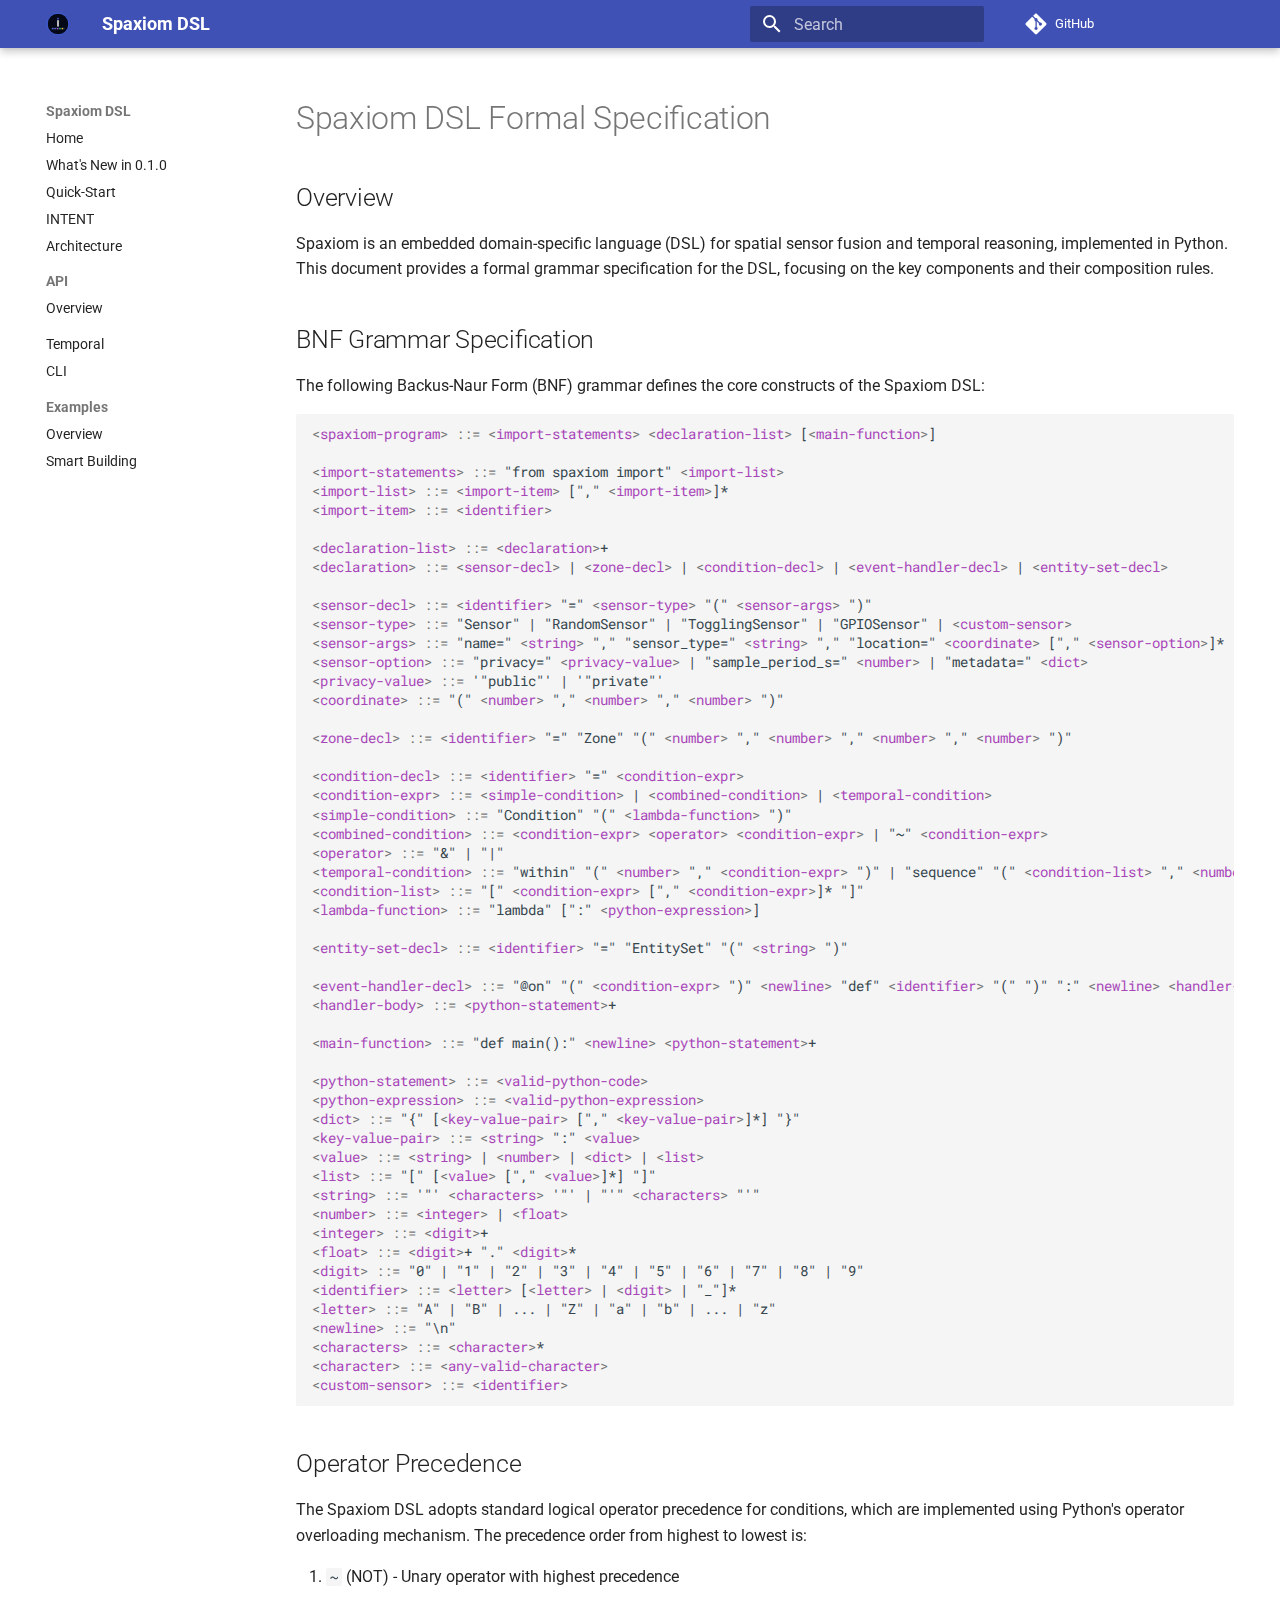
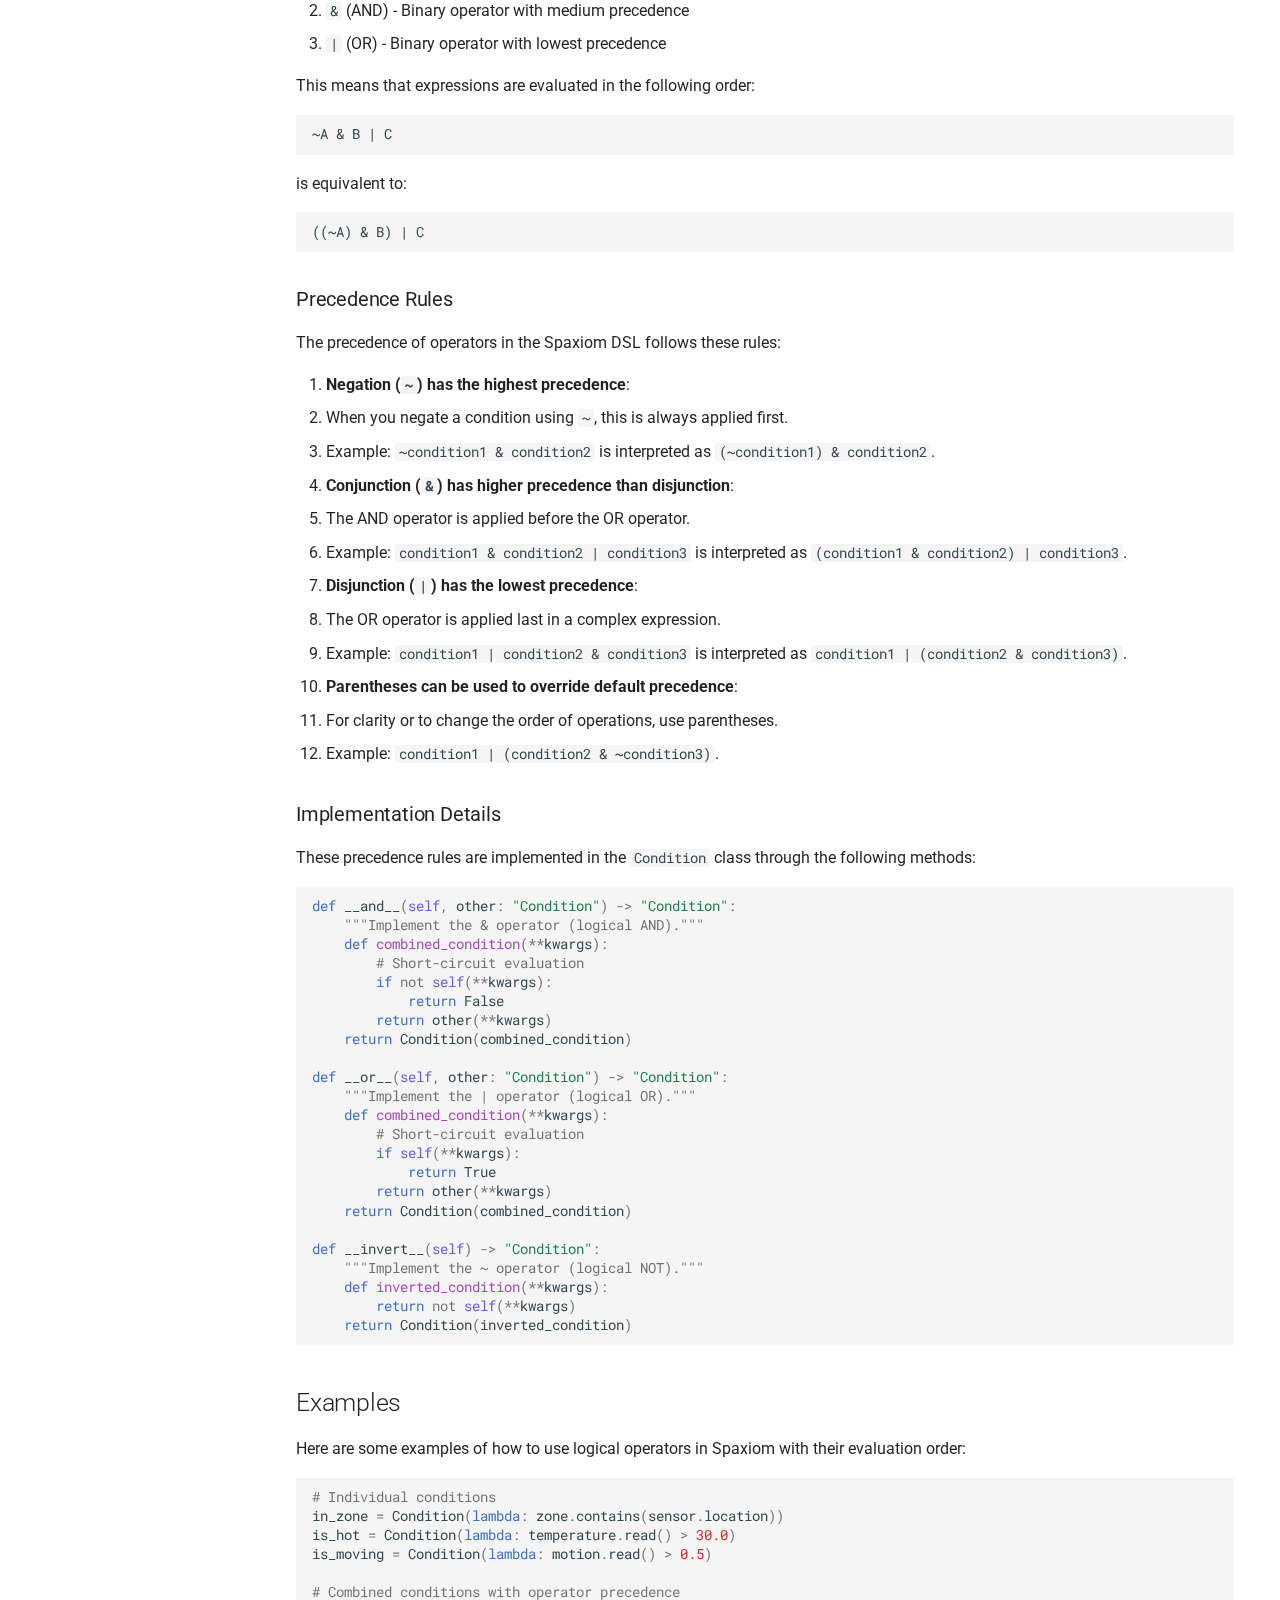
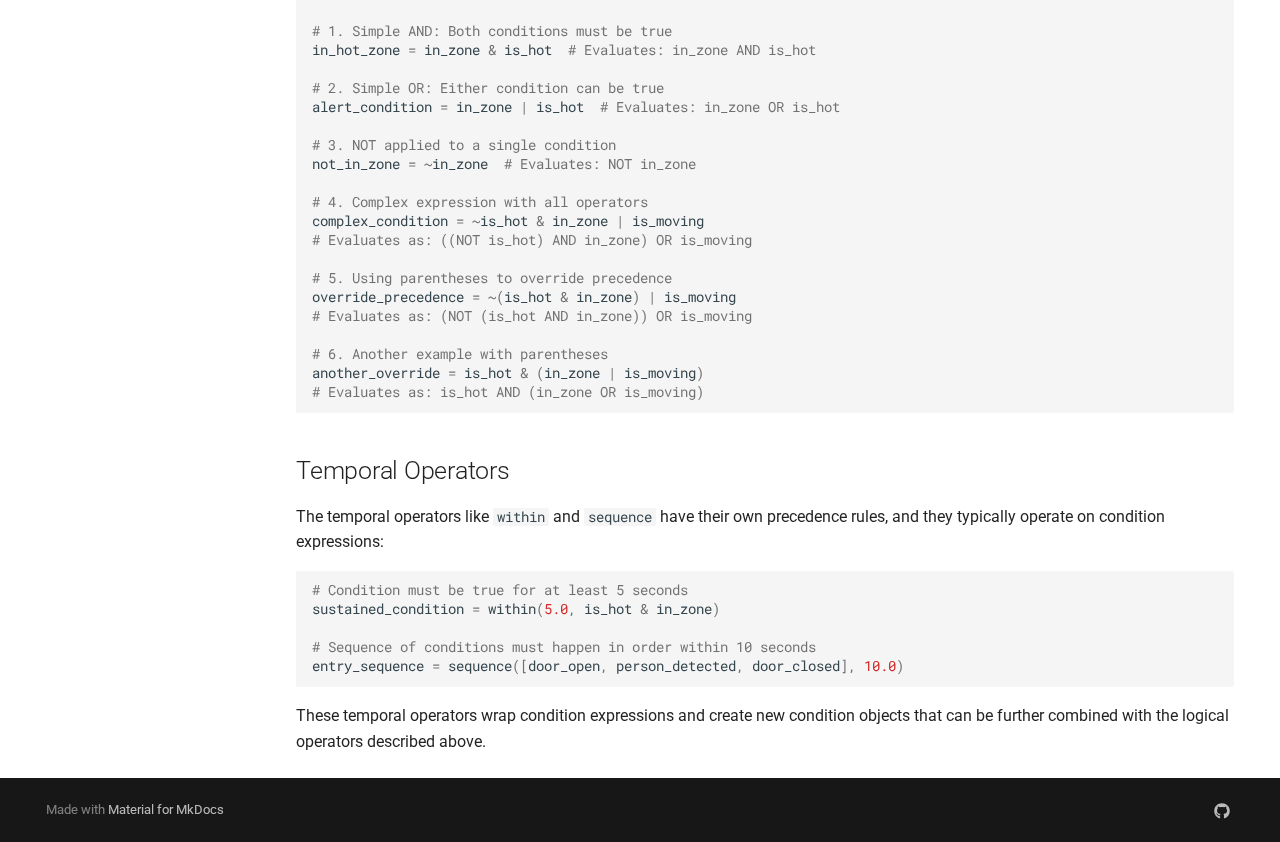
<file: spec/index.html>
<!doctype html>
<html lang="en" class="no-js">
  <head>
    
      <meta charset="utf-8">
      <meta name="viewport" content="width=device-width,initial-scale=1">
      
        <meta name="description" content="An embedded domain-specific language for spatial sensor fusion, temporal reasoning, and real-time event detection">
      
      
        <meta name="author" content="Joe Scanlin">
      
      
      
      
      
      <link rel="icon" href="../assets/images/favicon.png">
      <meta name="generator" content="mkdocs-1.6.1, mkdocs-material-9.6.23">
    
    
      
        <title>Spaxiom DSL Formal Specification - Spaxiom DSL</title>
      
    
    
      <link rel="stylesheet" href="../assets/stylesheets/main.84d31ad4.min.css">
      
        
        <link rel="stylesheet" href="../assets/stylesheets/palette.06af60db.min.css">
      
      


    
    
      
    
    
      
        
        
        <link rel="preconnect" href="https://fonts.gstatic.com" crossorigin>
        <link rel="stylesheet" href="https://fonts.googleapis.com/css?family=Roboto:300,300i,400,400i,700,700i%7CRoboto+Mono:400,400i,700,700i&display=fallback">
        <style>:root{--md-text-font:"Roboto";--md-code-font:"Roboto Mono"}</style>
      
    
    
      <link rel="stylesheet" href="../css/intent.css">
    
    <script>__md_scope=new URL("..",location),__md_hash=e=>[...e].reduce(((e,_)=>(e<<5)-e+_.charCodeAt(0)),0),__md_get=(e,_=localStorage,t=__md_scope)=>JSON.parse(_.getItem(t.pathname+"."+e)),__md_set=(e,_,t=localStorage,a=__md_scope)=>{try{t.setItem(a.pathname+"."+e,JSON.stringify(_))}catch(e){}}</script>
    
      

    
    
    
  </head>
  
  
    
    
    
    
    
    <body dir="ltr" data-md-color-scheme="default" data-md-color-primary="indigo" data-md-color-accent="blue">
  
    
    <input class="md-toggle" data-md-toggle="drawer" type="checkbox" id="__drawer" autocomplete="off">
    <input class="md-toggle" data-md-toggle="search" type="checkbox" id="__search" autocomplete="off">
    <label class="md-overlay" for="__drawer"></label>
    <div data-md-component="skip">
      
        
        <a href="#spaxiom-dsl-formal-specification" class="md-skip">
          Skip to content
        </a>
      
    </div>
    <div data-md-component="announce">
      
    </div>
    
    
      

  

<header class="md-header md-header--shadow" data-md-component="header">
  <nav class="md-header__inner md-grid" aria-label="Header">
    <a href=".." title="Spaxiom DSL" class="md-header__button md-logo" aria-label="Spaxiom DSL" data-md-component="logo">
      
  <img src="../images/intent-logo.svg" alt="logo">

    </a>
    <label class="md-header__button md-icon" for="__drawer">
      
      <svg xmlns="http://www.w3.org/2000/svg" viewBox="0 0 24 24"><path d="M3 6h18v2H3zm0 5h18v2H3zm0 5h18v2H3z"/></svg>
    </label>
    <div class="md-header__title" data-md-component="header-title">
      <div class="md-header__ellipsis">
        <div class="md-header__topic">
          <span class="md-ellipsis">
            Spaxiom DSL
          </span>
        </div>
        <div class="md-header__topic" data-md-component="header-topic">
          <span class="md-ellipsis">
            
              Spaxiom DSL Formal Specification
            
          </span>
        </div>
      </div>
    </div>
    
      
    
    
    
    
      
      
        <label class="md-header__button md-icon" for="__search">
          
          <svg xmlns="http://www.w3.org/2000/svg" viewBox="0 0 24 24"><path d="M9.5 3A6.5 6.5 0 0 1 16 9.5c0 1.61-.59 3.09-1.56 4.23l.27.27h.79l5 5-1.5 1.5-5-5v-.79l-.27-.27A6.52 6.52 0 0 1 9.5 16 6.5 6.5 0 0 1 3 9.5 6.5 6.5 0 0 1 9.5 3m0 2C7 5 5 7 5 9.5S7 14 9.5 14 14 12 14 9.5 12 5 9.5 5"/></svg>
        </label>
        <div class="md-search" data-md-component="search" role="dialog">
  <label class="md-search__overlay" for="__search"></label>
  <div class="md-search__inner" role="search">
    <form class="md-search__form" name="search">
      <input type="text" class="md-search__input" name="query" aria-label="Search" placeholder="Search" autocapitalize="off" autocorrect="off" autocomplete="off" spellcheck="false" data-md-component="search-query" required>
      <label class="md-search__icon md-icon" for="__search">
        
        <svg xmlns="http://www.w3.org/2000/svg" viewBox="0 0 24 24"><path d="M9.5 3A6.5 6.5 0 0 1 16 9.5c0 1.61-.59 3.09-1.56 4.23l.27.27h.79l5 5-1.5 1.5-5-5v-.79l-.27-.27A6.52 6.52 0 0 1 9.5 16 6.5 6.5 0 0 1 3 9.5 6.5 6.5 0 0 1 9.5 3m0 2C7 5 5 7 5 9.5S7 14 9.5 14 14 12 14 9.5 12 5 9.5 5"/></svg>
        
        <svg xmlns="http://www.w3.org/2000/svg" viewBox="0 0 24 24"><path d="M20 11v2H8l5.5 5.5-1.42 1.42L4.16 12l7.92-7.92L13.5 5.5 8 11z"/></svg>
      </label>
      <nav class="md-search__options" aria-label="Search">
        
        <button type="reset" class="md-search__icon md-icon" title="Clear" aria-label="Clear" tabindex="-1">
          
          <svg xmlns="http://www.w3.org/2000/svg" viewBox="0 0 24 24"><path d="M19 6.41 17.59 5 12 10.59 6.41 5 5 6.41 10.59 12 5 17.59 6.41 19 12 13.41 17.59 19 19 17.59 13.41 12z"/></svg>
        </button>
      </nav>
      
    </form>
    <div class="md-search__output">
      <div class="md-search__scrollwrap" tabindex="0" data-md-scrollfix>
        <div class="md-search-result" data-md-component="search-result">
          <div class="md-search-result__meta">
            Initializing search
          </div>
          <ol class="md-search-result__list" role="presentation"></ol>
        </div>
      </div>
    </div>
  </div>
</div>
      
    
    
      <div class="md-header__source">
        <a href="https://github.com/joescanlin/spaxiom-dsl" title="Go to repository" class="md-source" data-md-component="source">
  <div class="md-source__icon md-icon">
    
    <svg xmlns="http://www.w3.org/2000/svg" viewBox="0 0 448 512"><!--! Font Awesome Free 7.1.0 by @fontawesome - https://fontawesome.com License - https://fontawesome.com/license/free (Icons: CC BY 4.0, Fonts: SIL OFL 1.1, Code: MIT License) Copyright 2025 Fonticons, Inc.--><path d="M439.6 236.1 244 40.5c-5.4-5.5-12.8-8.5-20.4-8.5s-15 3-20.4 8.4L162.5 81l51.5 51.5c27.1-9.1 52.7 16.8 43.4 43.7l49.7 49.7c34.2-11.8 61.2 31 35.5 56.7-26.5 26.5-70.2-2.9-56-37.3L240.3 199v121.9c25.3 12.5 22.3 41.8 9.1 55-6.4 6.4-15.2 10.1-24.3 10.1s-17.8-3.6-24.3-10.1c-17.6-17.6-11.1-46.9 11.2-56v-123c-20.8-8.5-24.6-30.7-18.6-45L142.6 101 8.5 235.1C3 240.6 0 247.9 0 255.5s3 15 8.5 20.4l195.6 195.7c5.4 5.4 12.7 8.4 20.4 8.4s15-3 20.4-8.4l194.7-194.7c5.4-5.4 8.4-12.8 8.4-20.4s-3-15-8.4-20.4"/></svg>
  </div>
  <div class="md-source__repository">
    GitHub
  </div>
</a>
      </div>
    
  </nav>
  
</header>
    
    <div class="md-container" data-md-component="container">
      
      
        
          
        
      
      <main class="md-main" data-md-component="main">
        <div class="md-main__inner md-grid">
          
            
              
              <div class="md-sidebar md-sidebar--primary" data-md-component="sidebar" data-md-type="navigation" >
                <div class="md-sidebar__scrollwrap">
                  <div class="md-sidebar__inner">
                    



  

<nav class="md-nav md-nav--primary md-nav--integrated" aria-label="Navigation" data-md-level="0">
  <label class="md-nav__title" for="__drawer">
    <a href=".." title="Spaxiom DSL" class="md-nav__button md-logo" aria-label="Spaxiom DSL" data-md-component="logo">
      
  <img src="../images/intent-logo.svg" alt="logo">

    </a>
    Spaxiom DSL
  </label>
  
    <div class="md-nav__source">
      <a href="https://github.com/joescanlin/spaxiom-dsl" title="Go to repository" class="md-source" data-md-component="source">
  <div class="md-source__icon md-icon">
    
    <svg xmlns="http://www.w3.org/2000/svg" viewBox="0 0 448 512"><!--! Font Awesome Free 7.1.0 by @fontawesome - https://fontawesome.com License - https://fontawesome.com/license/free (Icons: CC BY 4.0, Fonts: SIL OFL 1.1, Code: MIT License) Copyright 2025 Fonticons, Inc.--><path d="M439.6 236.1 244 40.5c-5.4-5.5-12.8-8.5-20.4-8.5s-15 3-20.4 8.4L162.5 81l51.5 51.5c27.1-9.1 52.7 16.8 43.4 43.7l49.7 49.7c34.2-11.8 61.2 31 35.5 56.7-26.5 26.5-70.2-2.9-56-37.3L240.3 199v121.9c25.3 12.5 22.3 41.8 9.1 55-6.4 6.4-15.2 10.1-24.3 10.1s-17.8-3.6-24.3-10.1c-17.6-17.6-11.1-46.9 11.2-56v-123c-20.8-8.5-24.6-30.7-18.6-45L142.6 101 8.5 235.1C3 240.6 0 247.9 0 255.5s3 15 8.5 20.4l195.6 195.7c5.4 5.4 12.7 8.4 20.4 8.4s15-3 20.4-8.4l194.7-194.7c5.4-5.4 8.4-12.8 8.4-20.4s-3-15-8.4-20.4"/></svg>
  </div>
  <div class="md-source__repository">
    GitHub
  </div>
</a>
    </div>
  
  <ul class="md-nav__list" data-md-scrollfix>
    
      
      
  
  
  
  
    <li class="md-nav__item">
      <a href=".." class="md-nav__link">
        
  
  
  <span class="md-ellipsis">
    Home
    
  </span>
  

      </a>
    </li>
  

    
      
      
  
  
  
  
    <li class="md-nav__item">
      <a href="../whats_new/" class="md-nav__link">
        
  
  
  <span class="md-ellipsis">
    What's New in 0.1.0
    
  </span>
  

      </a>
    </li>
  

    
      
      
  
  
  
  
    <li class="md-nav__item">
      <a href="../quickstart/" class="md-nav__link">
        
  
  
  <span class="md-ellipsis">
    Quick-Start
    
  </span>
  

      </a>
    </li>
  

    
      
      
  
  
  
  
    <li class="md-nav__item">
      <a href="../intent/" class="md-nav__link">
        
  
  
  <span class="md-ellipsis">
    INTENT
    
  </span>
  

      </a>
    </li>
  

    
      
      
  
  
  
  
    <li class="md-nav__item">
      <a href="../architecture/" class="md-nav__link">
        
  
  
  <span class="md-ellipsis">
    Architecture
    
  </span>
  

      </a>
    </li>
  

    
      
      
  
  
  
  
    
    
    
    
      
        
        
      
    
    
    <li class="md-nav__item md-nav__item--section md-nav__item--nested">
      
        
        
          
        
        <input class="md-nav__toggle md-toggle md-toggle--indeterminate" type="checkbox" id="__nav_6" >
        
          
          <label class="md-nav__link" for="__nav_6" id="__nav_6_label" tabindex="">
            
  
  
  <span class="md-ellipsis">
    API
    
  </span>
  

            <span class="md-nav__icon md-icon"></span>
          </label>
        
        <nav class="md-nav" data-md-level="1" aria-labelledby="__nav_6_label" aria-expanded="false">
          <label class="md-nav__title" for="__nav_6">
            <span class="md-nav__icon md-icon"></span>
            API
          </label>
          <ul class="md-nav__list" data-md-scrollfix>
            
              
                
  
  
  
  
    <li class="md-nav__item">
      <a href="../api/overview/" class="md-nav__link">
        
  
  
  <span class="md-ellipsis">
    Overview
    
  </span>
  

      </a>
    </li>
  

              
            
          </ul>
        </nav>
      
    </li>
  

    
      
      
  
  
  
  
    <li class="md-nav__item">
      <a href="../temporal_and_entities/" class="md-nav__link">
        
  
  
  <span class="md-ellipsis">
    Temporal
    
  </span>
  

      </a>
    </li>
  

    
      
      
  
  
  
  
    <li class="md-nav__item">
      <a href="../cli_usage/" class="md-nav__link">
        
  
  
  <span class="md-ellipsis">
    CLI
    
  </span>
  

      </a>
    </li>
  

    
      
      
  
  
  
  
    
    
    
    
      
        
        
      
    
    
    <li class="md-nav__item md-nav__item--section md-nav__item--nested">
      
        
        
          
        
        <input class="md-nav__toggle md-toggle md-toggle--indeterminate" type="checkbox" id="__nav_9" >
        
          
          <label class="md-nav__link" for="__nav_9" id="__nav_9_label" tabindex="">
            
  
  
  <span class="md-ellipsis">
    Examples
    
  </span>
  

            <span class="md-nav__icon md-icon"></span>
          </label>
        
        <nav class="md-nav" data-md-level="1" aria-labelledby="__nav_9_label" aria-expanded="false">
          <label class="md-nav__title" for="__nav_9">
            <span class="md-nav__icon md-icon"></span>
            Examples
          </label>
          <ul class="md-nav__list" data-md-scrollfix>
            
              
                
  
  
  
  
    <li class="md-nav__item">
      <a href="../examples/overview/" class="md-nav__link">
        
  
  
  <span class="md-ellipsis">
    Overview
    
  </span>
  

      </a>
    </li>
  

              
            
              
                
  
  
  
  
    <li class="md-nav__item">
      <a href="../examples/smart_building/" class="md-nav__link">
        
  
  
  <span class="md-ellipsis">
    Smart Building
    
  </span>
  

      </a>
    </li>
  

              
            
          </ul>
        </nav>
      
    </li>
  

    
  </ul>
</nav>
                  </div>
                </div>
              </div>
            
            
          
          
            <div class="md-content" data-md-component="content">
              <article class="md-content__inner md-typeset">
                
                  


  
  


<h1 id="spaxiom-dsl-formal-specification">Spaxiom DSL Formal Specification<a class="headerlink" href="#spaxiom-dsl-formal-specification" title="Permanent link">&para;</a></h1>
<h2 id="overview">Overview<a class="headerlink" href="#overview" title="Permanent link">&para;</a></h2>
<p>Spaxiom is an embedded domain-specific language (DSL) for spatial sensor fusion and temporal reasoning, implemented in Python. This document provides a formal grammar specification for the DSL, focusing on the key components and their composition rules.</p>
<h2 id="bnf-grammar-specification">BNF Grammar Specification<a class="headerlink" href="#bnf-grammar-specification" title="Permanent link">&para;</a></h2>
<p>The following Backus-Naur Form (BNF) grammar defines the core constructs of the Spaxiom DSL:</p>
<div class="highlight"><pre><span></span><code><span class="p">&lt;</span><span class="nc">spaxiom-program</span><span class="p">&gt;</span> <span class="o">::=</span> <span class="p">&lt;</span><span class="nc">import-statements</span><span class="p">&gt;</span> <span class="p">&lt;</span><span class="nc">declaration-list</span><span class="p">&gt;</span> [<span class="p">&lt;</span><span class="nc">main-function</span><span class="p">&gt;</span>]

<span class="p">&lt;</span><span class="nc">import-statements</span><span class="p">&gt;</span> <span class="o">::=</span> &quot;from spaxiom import&quot; <span class="p">&lt;</span><span class="nc">import-list</span><span class="p">&gt;</span>
<span class="p">&lt;</span><span class="nc">import-list</span><span class="p">&gt;</span> <span class="o">::=</span> <span class="p">&lt;</span><span class="nc">import-item</span><span class="p">&gt;</span> [&quot;,&quot; <span class="p">&lt;</span><span class="nc">import-item</span><span class="p">&gt;</span>]*
<span class="p">&lt;</span><span class="nc">import-item</span><span class="p">&gt;</span> <span class="o">::=</span> <span class="p">&lt;</span><span class="nc">identifier</span><span class="p">&gt;</span>

<span class="p">&lt;</span><span class="nc">declaration-list</span><span class="p">&gt;</span> <span class="o">::=</span> <span class="p">&lt;</span><span class="nc">declaration</span><span class="p">&gt;</span>+
<span class="p">&lt;</span><span class="nc">declaration</span><span class="p">&gt;</span> <span class="o">::=</span> <span class="p">&lt;</span><span class="nc">sensor-decl</span><span class="p">&gt;</span> | <span class="p">&lt;</span><span class="nc">zone-decl</span><span class="p">&gt;</span> | <span class="p">&lt;</span><span class="nc">condition-decl</span><span class="p">&gt;</span> | <span class="p">&lt;</span><span class="nc">event-handler-decl</span><span class="p">&gt;</span> | <span class="p">&lt;</span><span class="nc">entity-set-decl</span><span class="p">&gt;</span>

<span class="p">&lt;</span><span class="nc">sensor-decl</span><span class="p">&gt;</span> <span class="o">::=</span> <span class="p">&lt;</span><span class="nc">identifier</span><span class="p">&gt;</span> &quot;=&quot; <span class="p">&lt;</span><span class="nc">sensor-type</span><span class="p">&gt;</span> &quot;(&quot; <span class="p">&lt;</span><span class="nc">sensor-args</span><span class="p">&gt;</span> &quot;)&quot;
<span class="p">&lt;</span><span class="nc">sensor-type</span><span class="p">&gt;</span> <span class="o">::=</span> &quot;Sensor&quot; | &quot;RandomSensor&quot; | &quot;TogglingSensor&quot; | &quot;GPIOSensor&quot; | <span class="p">&lt;</span><span class="nc">custom-sensor</span><span class="p">&gt;</span>
<span class="p">&lt;</span><span class="nc">sensor-args</span><span class="p">&gt;</span> <span class="o">::=</span> &quot;name=&quot; <span class="p">&lt;</span><span class="nc">string</span><span class="p">&gt;</span> &quot;,&quot; &quot;sensor_type=&quot; <span class="p">&lt;</span><span class="nc">string</span><span class="p">&gt;</span> &quot;,&quot; &quot;location=&quot; <span class="p">&lt;</span><span class="nc">coordinate</span><span class="p">&gt;</span> [&quot;,&quot; <span class="p">&lt;</span><span class="nc">sensor-option</span><span class="p">&gt;</span>]*
<span class="p">&lt;</span><span class="nc">sensor-option</span><span class="p">&gt;</span> <span class="o">::=</span> &quot;privacy=&quot; <span class="p">&lt;</span><span class="nc">privacy-value</span><span class="p">&gt;</span> | &quot;sample_period_s=&quot; <span class="p">&lt;</span><span class="nc">number</span><span class="p">&gt;</span> | &quot;metadata=&quot; <span class="p">&lt;</span><span class="nc">dict</span><span class="p">&gt;</span>
<span class="p">&lt;</span><span class="nc">privacy-value</span><span class="p">&gt;</span> <span class="o">::=</span> &#39;&quot;public&quot;&#39; | &#39;&quot;private&quot;&#39;
<span class="p">&lt;</span><span class="nc">coordinate</span><span class="p">&gt;</span> <span class="o">::=</span> &quot;(&quot; <span class="p">&lt;</span><span class="nc">number</span><span class="p">&gt;</span> &quot;,&quot; <span class="p">&lt;</span><span class="nc">number</span><span class="p">&gt;</span> &quot;,&quot; <span class="p">&lt;</span><span class="nc">number</span><span class="p">&gt;</span> &quot;)&quot;

<span class="p">&lt;</span><span class="nc">zone-decl</span><span class="p">&gt;</span> <span class="o">::=</span> <span class="p">&lt;</span><span class="nc">identifier</span><span class="p">&gt;</span> &quot;=&quot; &quot;Zone&quot; &quot;(&quot; <span class="p">&lt;</span><span class="nc">number</span><span class="p">&gt;</span> &quot;,&quot; <span class="p">&lt;</span><span class="nc">number</span><span class="p">&gt;</span> &quot;,&quot; <span class="p">&lt;</span><span class="nc">number</span><span class="p">&gt;</span> &quot;,&quot; <span class="p">&lt;</span><span class="nc">number</span><span class="p">&gt;</span> &quot;)&quot;

<span class="p">&lt;</span><span class="nc">condition-decl</span><span class="p">&gt;</span> <span class="o">::=</span> <span class="p">&lt;</span><span class="nc">identifier</span><span class="p">&gt;</span> &quot;=&quot; <span class="p">&lt;</span><span class="nc">condition-expr</span><span class="p">&gt;</span>
<span class="p">&lt;</span><span class="nc">condition-expr</span><span class="p">&gt;</span> <span class="o">::=</span> <span class="p">&lt;</span><span class="nc">simple-condition</span><span class="p">&gt;</span> | <span class="p">&lt;</span><span class="nc">combined-condition</span><span class="p">&gt;</span> | <span class="p">&lt;</span><span class="nc">temporal-condition</span><span class="p">&gt;</span>
<span class="p">&lt;</span><span class="nc">simple-condition</span><span class="p">&gt;</span> <span class="o">::=</span> &quot;Condition&quot; &quot;(&quot; <span class="p">&lt;</span><span class="nc">lambda-function</span><span class="p">&gt;</span> &quot;)&quot;
<span class="p">&lt;</span><span class="nc">combined-condition</span><span class="p">&gt;</span> <span class="o">::=</span> <span class="p">&lt;</span><span class="nc">condition-expr</span><span class="p">&gt;</span> <span class="p">&lt;</span><span class="nc">operator</span><span class="p">&gt;</span> <span class="p">&lt;</span><span class="nc">condition-expr</span><span class="p">&gt;</span> | &quot;~&quot; <span class="p">&lt;</span><span class="nc">condition-expr</span><span class="p">&gt;</span>
<span class="p">&lt;</span><span class="nc">operator</span><span class="p">&gt;</span> <span class="o">::=</span> &quot;&amp;&quot; | &quot;|&quot;
<span class="p">&lt;</span><span class="nc">temporal-condition</span><span class="p">&gt;</span> <span class="o">::=</span> &quot;within&quot; &quot;(&quot; <span class="p">&lt;</span><span class="nc">number</span><span class="p">&gt;</span> &quot;,&quot; <span class="p">&lt;</span><span class="nc">condition-expr</span><span class="p">&gt;</span> &quot;)&quot; | &quot;sequence&quot; &quot;(&quot; <span class="p">&lt;</span><span class="nc">condition-list</span><span class="p">&gt;</span> &quot;,&quot; <span class="p">&lt;</span><span class="nc">number</span><span class="p">&gt;</span> &quot;)&quot;
<span class="p">&lt;</span><span class="nc">condition-list</span><span class="p">&gt;</span> <span class="o">::=</span> &quot;[&quot; <span class="p">&lt;</span><span class="nc">condition-expr</span><span class="p">&gt;</span> [&quot;,&quot; <span class="p">&lt;</span><span class="nc">condition-expr</span><span class="p">&gt;</span>]* &quot;]&quot;
<span class="p">&lt;</span><span class="nc">lambda-function</span><span class="p">&gt;</span> <span class="o">::=</span> &quot;lambda&quot; [&quot;:&quot; <span class="p">&lt;</span><span class="nc">python-expression</span><span class="p">&gt;</span>]

<span class="p">&lt;</span><span class="nc">entity-set-decl</span><span class="p">&gt;</span> <span class="o">::=</span> <span class="p">&lt;</span><span class="nc">identifier</span><span class="p">&gt;</span> &quot;=&quot; &quot;EntitySet&quot; &quot;(&quot; <span class="p">&lt;</span><span class="nc">string</span><span class="p">&gt;</span> &quot;)&quot;

<span class="p">&lt;</span><span class="nc">event-handler-decl</span><span class="p">&gt;</span> <span class="o">::=</span> &quot;@on&quot; &quot;(&quot; <span class="p">&lt;</span><span class="nc">condition-expr</span><span class="p">&gt;</span> &quot;)&quot; <span class="p">&lt;</span><span class="nc">newline</span><span class="p">&gt;</span> &quot;def&quot; <span class="p">&lt;</span><span class="nc">identifier</span><span class="p">&gt;</span> &quot;(&quot; &quot;)&quot; &quot;:&quot; <span class="p">&lt;</span><span class="nc">newline</span><span class="p">&gt;</span> <span class="p">&lt;</span><span class="nc">handler-body</span><span class="p">&gt;</span>
<span class="p">&lt;</span><span class="nc">handler-body</span><span class="p">&gt;</span> <span class="o">::=</span> <span class="p">&lt;</span><span class="nc">python-statement</span><span class="p">&gt;</span>+

<span class="p">&lt;</span><span class="nc">main-function</span><span class="p">&gt;</span> <span class="o">::=</span> &quot;def main():&quot; <span class="p">&lt;</span><span class="nc">newline</span><span class="p">&gt;</span> <span class="p">&lt;</span><span class="nc">python-statement</span><span class="p">&gt;</span>+

<span class="p">&lt;</span><span class="nc">python-statement</span><span class="p">&gt;</span> <span class="o">::=</span> <span class="p">&lt;</span><span class="nc">valid-python-code</span><span class="p">&gt;</span>
<span class="p">&lt;</span><span class="nc">python-expression</span><span class="p">&gt;</span> <span class="o">::=</span> <span class="p">&lt;</span><span class="nc">valid-python-expression</span><span class="p">&gt;</span>
<span class="p">&lt;</span><span class="nc">dict</span><span class="p">&gt;</span> <span class="o">::=</span> &quot;{&quot; [<span class="p">&lt;</span><span class="nc">key-value-pair</span><span class="p">&gt;</span> [&quot;,&quot; <span class="p">&lt;</span><span class="nc">key-value-pair</span><span class="p">&gt;</span>]*] &quot;}&quot;
<span class="p">&lt;</span><span class="nc">key-value-pair</span><span class="p">&gt;</span> <span class="o">::=</span> <span class="p">&lt;</span><span class="nc">string</span><span class="p">&gt;</span> &quot;:&quot; <span class="p">&lt;</span><span class="nc">value</span><span class="p">&gt;</span>
<span class="p">&lt;</span><span class="nc">value</span><span class="p">&gt;</span> <span class="o">::=</span> <span class="p">&lt;</span><span class="nc">string</span><span class="p">&gt;</span> | <span class="p">&lt;</span><span class="nc">number</span><span class="p">&gt;</span> | <span class="p">&lt;</span><span class="nc">dict</span><span class="p">&gt;</span> | <span class="p">&lt;</span><span class="nc">list</span><span class="p">&gt;</span>
<span class="p">&lt;</span><span class="nc">list</span><span class="p">&gt;</span> <span class="o">::=</span> &quot;[&quot; [<span class="p">&lt;</span><span class="nc">value</span><span class="p">&gt;</span> [&quot;,&quot; <span class="p">&lt;</span><span class="nc">value</span><span class="p">&gt;</span>]*] &quot;]&quot;
<span class="p">&lt;</span><span class="nc">string</span><span class="p">&gt;</span> <span class="o">::=</span> &#39;&quot;&#39; <span class="p">&lt;</span><span class="nc">characters</span><span class="p">&gt;</span> &#39;&quot;&#39; | &quot;&#39;&quot; <span class="p">&lt;</span><span class="nc">characters</span><span class="p">&gt;</span> &quot;&#39;&quot;
<span class="p">&lt;</span><span class="nc">number</span><span class="p">&gt;</span> <span class="o">::=</span> <span class="p">&lt;</span><span class="nc">integer</span><span class="p">&gt;</span> | <span class="p">&lt;</span><span class="nc">float</span><span class="p">&gt;</span>
<span class="p">&lt;</span><span class="nc">integer</span><span class="p">&gt;</span> <span class="o">::=</span> <span class="p">&lt;</span><span class="nc">digit</span><span class="p">&gt;</span>+
<span class="p">&lt;</span><span class="nc">float</span><span class="p">&gt;</span> <span class="o">::=</span> <span class="p">&lt;</span><span class="nc">digit</span><span class="p">&gt;</span>+ &quot;.&quot; <span class="p">&lt;</span><span class="nc">digit</span><span class="p">&gt;</span>*
<span class="p">&lt;</span><span class="nc">digit</span><span class="p">&gt;</span> <span class="o">::=</span> &quot;0&quot; | &quot;1&quot; | &quot;2&quot; | &quot;3&quot; | &quot;4&quot; | &quot;5&quot; | &quot;6&quot; | &quot;7&quot; | &quot;8&quot; | &quot;9&quot;
<span class="p">&lt;</span><span class="nc">identifier</span><span class="p">&gt;</span> <span class="o">::=</span> <span class="p">&lt;</span><span class="nc">letter</span><span class="p">&gt;</span> [<span class="p">&lt;</span><span class="nc">letter</span><span class="p">&gt;</span> | <span class="p">&lt;</span><span class="nc">digit</span><span class="p">&gt;</span> | &quot;_&quot;]*
<span class="p">&lt;</span><span class="nc">letter</span><span class="p">&gt;</span> <span class="o">::=</span> &quot;A&quot; | &quot;B&quot; | ... | &quot;Z&quot; | &quot;a&quot; | &quot;b&quot; | ... | &quot;z&quot;
<span class="p">&lt;</span><span class="nc">newline</span><span class="p">&gt;</span> <span class="o">::=</span> &quot;\n&quot;
<span class="p">&lt;</span><span class="nc">characters</span><span class="p">&gt;</span> <span class="o">::=</span> <span class="p">&lt;</span><span class="nc">character</span><span class="p">&gt;</span>*
<span class="p">&lt;</span><span class="nc">character</span><span class="p">&gt;</span> <span class="o">::=</span> <span class="p">&lt;</span><span class="nc">any-valid-character</span><span class="p">&gt;</span>
<span class="p">&lt;</span><span class="nc">custom-sensor</span><span class="p">&gt;</span> <span class="o">::=</span> <span class="p">&lt;</span><span class="nc">identifier</span><span class="p">&gt;</span>
</code></pre></div>
<h2 id="operator-precedence">Operator Precedence<a class="headerlink" href="#operator-precedence" title="Permanent link">&para;</a></h2>
<p>The Spaxiom DSL adopts standard logical operator precedence for conditions, which are implemented using Python's operator overloading mechanism. The precedence order from highest to lowest is:</p>
<ol>
<li><code>~</code> (NOT) - Unary operator with highest precedence</li>
<li><code>&amp;</code> (AND) - Binary operator with medium precedence</li>
<li><code>|</code> (OR) - Binary operator with lowest precedence</li>
</ol>
<p>This means that expressions are evaluated in the following order:</p>
<div class="highlight"><pre><span></span><code>~A &amp; B | C
</code></pre></div>
<p>is equivalent to:</p>
<div class="highlight"><pre><span></span><code>((~A) &amp; B) | C
</code></pre></div>
<h3 id="precedence-rules">Precedence Rules<a class="headerlink" href="#precedence-rules" title="Permanent link">&para;</a></h3>
<p>The precedence of operators in the Spaxiom DSL follows these rules:</p>
<ol>
<li><strong>Negation (<code>~</code>) has the highest precedence</strong>:</li>
<li>When you negate a condition using <code>~</code>, this is always applied first.</li>
<li>
<p>Example: <code>~condition1 &amp; condition2</code> is interpreted as <code>(~condition1) &amp; condition2</code>.</p>
</li>
<li>
<p><strong>Conjunction (<code>&amp;</code>) has higher precedence than disjunction</strong>:</p>
</li>
<li>The AND operator is applied before the OR operator.</li>
<li>
<p>Example: <code>condition1 &amp; condition2 | condition3</code> is interpreted as <code>(condition1 &amp; condition2) | condition3</code>.</p>
</li>
<li>
<p><strong>Disjunction (<code>|</code>) has the lowest precedence</strong>:</p>
</li>
<li>The OR operator is applied last in a complex expression.</li>
<li>
<p>Example: <code>condition1 | condition2 &amp; condition3</code> is interpreted as <code>condition1 | (condition2 &amp; condition3)</code>.</p>
</li>
<li>
<p><strong>Parentheses can be used to override default precedence</strong>:</p>
</li>
<li>For clarity or to change the order of operations, use parentheses.</li>
<li>Example: <code>condition1 | (condition2 &amp; ~condition3)</code>.</li>
</ol>
<h3 id="implementation-details">Implementation Details<a class="headerlink" href="#implementation-details" title="Permanent link">&para;</a></h3>
<p>These precedence rules are implemented in the <code>Condition</code> class through the following methods:</p>
<div class="highlight"><pre><span></span><code><span class="k">def</span><span class="w"> </span><span class="fm">__and__</span><span class="p">(</span><span class="bp">self</span><span class="p">,</span> <span class="n">other</span><span class="p">:</span> <span class="s2">&quot;Condition&quot;</span><span class="p">)</span> <span class="o">-&gt;</span> <span class="s2">&quot;Condition&quot;</span><span class="p">:</span>
<span class="w">    </span><span class="sd">&quot;&quot;&quot;Implement the &amp; operator (logical AND).&quot;&quot;&quot;</span>
    <span class="k">def</span><span class="w"> </span><span class="nf">combined_condition</span><span class="p">(</span><span class="o">**</span><span class="n">kwargs</span><span class="p">):</span>
        <span class="c1"># Short-circuit evaluation</span>
        <span class="k">if</span> <span class="ow">not</span> <span class="bp">self</span><span class="p">(</span><span class="o">**</span><span class="n">kwargs</span><span class="p">):</span>
            <span class="k">return</span> <span class="kc">False</span>
        <span class="k">return</span> <span class="n">other</span><span class="p">(</span><span class="o">**</span><span class="n">kwargs</span><span class="p">)</span>
    <span class="k">return</span> <span class="n">Condition</span><span class="p">(</span><span class="n">combined_condition</span><span class="p">)</span>

<span class="k">def</span><span class="w"> </span><span class="fm">__or__</span><span class="p">(</span><span class="bp">self</span><span class="p">,</span> <span class="n">other</span><span class="p">:</span> <span class="s2">&quot;Condition&quot;</span><span class="p">)</span> <span class="o">-&gt;</span> <span class="s2">&quot;Condition&quot;</span><span class="p">:</span>
<span class="w">    </span><span class="sd">&quot;&quot;&quot;Implement the | operator (logical OR).&quot;&quot;&quot;</span>
    <span class="k">def</span><span class="w"> </span><span class="nf">combined_condition</span><span class="p">(</span><span class="o">**</span><span class="n">kwargs</span><span class="p">):</span>
        <span class="c1"># Short-circuit evaluation</span>
        <span class="k">if</span> <span class="bp">self</span><span class="p">(</span><span class="o">**</span><span class="n">kwargs</span><span class="p">):</span>
            <span class="k">return</span> <span class="kc">True</span>
        <span class="k">return</span> <span class="n">other</span><span class="p">(</span><span class="o">**</span><span class="n">kwargs</span><span class="p">)</span>
    <span class="k">return</span> <span class="n">Condition</span><span class="p">(</span><span class="n">combined_condition</span><span class="p">)</span>

<span class="k">def</span><span class="w"> </span><span class="fm">__invert__</span><span class="p">(</span><span class="bp">self</span><span class="p">)</span> <span class="o">-&gt;</span> <span class="s2">&quot;Condition&quot;</span><span class="p">:</span>
<span class="w">    </span><span class="sd">&quot;&quot;&quot;Implement the ~ operator (logical NOT).&quot;&quot;&quot;</span>
    <span class="k">def</span><span class="w"> </span><span class="nf">inverted_condition</span><span class="p">(</span><span class="o">**</span><span class="n">kwargs</span><span class="p">):</span>
        <span class="k">return</span> <span class="ow">not</span> <span class="bp">self</span><span class="p">(</span><span class="o">**</span><span class="n">kwargs</span><span class="p">)</span>
    <span class="k">return</span> <span class="n">Condition</span><span class="p">(</span><span class="n">inverted_condition</span><span class="p">)</span>
</code></pre></div>
<h2 id="examples">Examples<a class="headerlink" href="#examples" title="Permanent link">&para;</a></h2>
<p>Here are some examples of how to use logical operators in Spaxiom with their evaluation order:</p>
<div class="highlight"><pre><span></span><code><span class="c1"># Individual conditions</span>
<span class="n">in_zone</span> <span class="o">=</span> <span class="n">Condition</span><span class="p">(</span><span class="k">lambda</span><span class="p">:</span> <span class="n">zone</span><span class="o">.</span><span class="n">contains</span><span class="p">(</span><span class="n">sensor</span><span class="o">.</span><span class="n">location</span><span class="p">))</span>
<span class="n">is_hot</span> <span class="o">=</span> <span class="n">Condition</span><span class="p">(</span><span class="k">lambda</span><span class="p">:</span> <span class="n">temperature</span><span class="o">.</span><span class="n">read</span><span class="p">()</span> <span class="o">&gt;</span> <span class="mf">30.0</span><span class="p">)</span>
<span class="n">is_moving</span> <span class="o">=</span> <span class="n">Condition</span><span class="p">(</span><span class="k">lambda</span><span class="p">:</span> <span class="n">motion</span><span class="o">.</span><span class="n">read</span><span class="p">()</span> <span class="o">&gt;</span> <span class="mf">0.5</span><span class="p">)</span>

<span class="c1"># Combined conditions with operator precedence</span>

<span class="c1"># 1. Simple AND: Both conditions must be true</span>
<span class="n">in_hot_zone</span> <span class="o">=</span> <span class="n">in_zone</span> <span class="o">&amp;</span> <span class="n">is_hot</span>  <span class="c1"># Evaluates: in_zone AND is_hot</span>

<span class="c1"># 2. Simple OR: Either condition can be true </span>
<span class="n">alert_condition</span> <span class="o">=</span> <span class="n">in_zone</span> <span class="o">|</span> <span class="n">is_hot</span>  <span class="c1"># Evaluates: in_zone OR is_hot</span>

<span class="c1"># 3. NOT applied to a single condition</span>
<span class="n">not_in_zone</span> <span class="o">=</span> <span class="o">~</span><span class="n">in_zone</span>  <span class="c1"># Evaluates: NOT in_zone</span>

<span class="c1"># 4. Complex expression with all operators</span>
<span class="n">complex_condition</span> <span class="o">=</span> <span class="o">~</span><span class="n">is_hot</span> <span class="o">&amp;</span> <span class="n">in_zone</span> <span class="o">|</span> <span class="n">is_moving</span>
<span class="c1"># Evaluates as: ((NOT is_hot) AND in_zone) OR is_moving</span>

<span class="c1"># 5. Using parentheses to override precedence</span>
<span class="n">override_precedence</span> <span class="o">=</span> <span class="o">~</span><span class="p">(</span><span class="n">is_hot</span> <span class="o">&amp;</span> <span class="n">in_zone</span><span class="p">)</span> <span class="o">|</span> <span class="n">is_moving</span>
<span class="c1"># Evaluates as: (NOT (is_hot AND in_zone)) OR is_moving</span>

<span class="c1"># 6. Another example with parentheses</span>
<span class="n">another_override</span> <span class="o">=</span> <span class="n">is_hot</span> <span class="o">&amp;</span> <span class="p">(</span><span class="n">in_zone</span> <span class="o">|</span> <span class="n">is_moving</span><span class="p">)</span>
<span class="c1"># Evaluates as: is_hot AND (in_zone OR is_moving)</span>
</code></pre></div>
<h2 id="temporal-operators">Temporal Operators<a class="headerlink" href="#temporal-operators" title="Permanent link">&para;</a></h2>
<p>The temporal operators like <code>within</code> and <code>sequence</code> have their own precedence rules, and they typically operate on condition expressions:</p>
<div class="highlight"><pre><span></span><code><span class="c1"># Condition must be true for at least 5 seconds</span>
<span class="n">sustained_condition</span> <span class="o">=</span> <span class="n">within</span><span class="p">(</span><span class="mf">5.0</span><span class="p">,</span> <span class="n">is_hot</span> <span class="o">&amp;</span> <span class="n">in_zone</span><span class="p">)</span>

<span class="c1"># Sequence of conditions must happen in order within 10 seconds</span>
<span class="n">entry_sequence</span> <span class="o">=</span> <span class="n">sequence</span><span class="p">([</span><span class="n">door_open</span><span class="p">,</span> <span class="n">person_detected</span><span class="p">,</span> <span class="n">door_closed</span><span class="p">],</span> <span class="mf">10.0</span><span class="p">)</span>
</code></pre></div>
<p>These temporal operators wrap condition expressions and create new condition objects that can be further combined with the logical operators described above. </p>












                
              </article>
            </div>
          
          
<script>var target=document.getElementById(location.hash.slice(1));target&&target.name&&(target.checked=target.name.startsWith("__tabbed_"))</script>
        </div>
        
      </main>
      
        <footer class="md-footer">
  
  <div class="md-footer-meta md-typeset">
    <div class="md-footer-meta__inner md-grid">
      <div class="md-copyright">
  
  
    Made with
    <a href="https://squidfunk.github.io/mkdocs-material/" target="_blank" rel="noopener">
      Material for MkDocs
    </a>
  
</div>
      
        
<div class="md-social">
  
    
    
    
    
      
      
    
    <a href="https://github.com/joescanlin/spaxiom-dsl" target="_blank" rel="noopener" title="github.com" class="md-social__link">
      <svg xmlns="http://www.w3.org/2000/svg" viewBox="0 0 512 512"><!--! Font Awesome Free 7.1.0 by @fontawesome - https://fontawesome.com License - https://fontawesome.com/license/free (Icons: CC BY 4.0, Fonts: SIL OFL 1.1, Code: MIT License) Copyright 2025 Fonticons, Inc.--><path d="M173.9 397.4c0 2-2.3 3.6-5.2 3.6-3.3.3-5.6-1.3-5.6-3.6 0-2 2.3-3.6 5.2-3.6 3-.3 5.6 1.3 5.6 3.6m-31.1-4.5c-.7 2 1.3 4.3 4.3 4.9 2.6 1 5.6 0 6.2-2s-1.3-4.3-4.3-5.2c-2.6-.7-5.5.3-6.2 2.3m44.2-1.7c-2.9.7-4.9 2.6-4.6 4.9.3 2 2.9 3.3 5.9 2.6 2.9-.7 4.9-2.6 4.6-4.6-.3-1.9-3-3.2-5.9-2.9M252.8 8C114.1 8 8 113.3 8 252c0 110.9 69.8 205.8 169.5 239.2 12.8 2.3 17.3-5.6 17.3-12.1 0-6.2-.3-40.4-.3-61.4 0 0-70 15-84.7-29.8 0 0-11.4-29.1-27.8-36.6 0 0-22.9-15.7 1.6-15.4 0 0 24.9 2 38.6 25.8 21.9 38.6 58.6 27.5 72.9 20.9 2.3-16 8.8-27.1 16-33.7-55.9-6.2-112.3-14.3-112.3-110.5 0-27.5 7.6-41.3 23.6-58.9-2.6-6.5-11.1-33.3 2.6-67.9 20.9-6.5 69 27 69 27 20-5.6 41.5-8.5 62.8-8.5s42.8 2.9 62.8 8.5c0 0 48.1-33.6 69-27 13.7 34.7 5.2 61.4 2.6 67.9 16 17.7 25.8 31.5 25.8 58.9 0 96.5-58.9 104.2-114.8 110.5 9.2 7.9 17 22.9 17 46.4 0 33.7-.3 75.4-.3 83.6 0 6.5 4.6 14.4 17.3 12.1C436.2 457.8 504 362.9 504 252 504 113.3 391.5 8 252.8 8M105.2 352.9c-1.3 1-1 3.3.7 5.2 1.6 1.6 3.9 2.3 5.2 1 1.3-1 1-3.3-.7-5.2-1.6-1.6-3.9-2.3-5.2-1m-10.8-8.1c-.7 1.3.3 2.9 2.3 3.9 1.6 1 3.6.7 4.3-.7.7-1.3-.3-2.9-2.3-3.9-2-.6-3.6-.3-4.3.7m32.4 35.6c-1.6 1.3-1 4.3 1.3 6.2 2.3 2.3 5.2 2.6 6.5 1 1.3-1.3.7-4.3-1.3-6.2-2.2-2.3-5.2-2.6-6.5-1m-11.4-14.7c-1.6 1-1.6 3.6 0 5.9s4.3 3.3 5.6 2.3c1.6-1.3 1.6-3.9 0-6.2-1.4-2.3-4-3.3-5.6-2"/></svg>
    </a>
  
</div>
      
    </div>
  </div>
</footer>
      
    </div>
    <div class="md-dialog" data-md-component="dialog">
      <div class="md-dialog__inner md-typeset"></div>
    </div>
    
    
    
      
      <script id="__config" type="application/json">{"base": "..", "features": ["navigation.instant", "navigation.tracking", "navigation.sections", "navigation.expand", "toc.integrate"], "search": "../assets/javascripts/workers/search.973d3a69.min.js", "tags": null, "translations": {"clipboard.copied": "Copied to clipboard", "clipboard.copy": "Copy to clipboard", "search.result.more.one": "1 more on this page", "search.result.more.other": "# more on this page", "search.result.none": "No matching documents", "search.result.one": "1 matching document", "search.result.other": "# matching documents", "search.result.placeholder": "Type to start searching", "search.result.term.missing": "Missing", "select.version": "Select version"}, "version": null}</script>
    
    
      <script src="../assets/javascripts/bundle.f55a23d4.min.js"></script>
      
    
  </body>
</html>
</file>
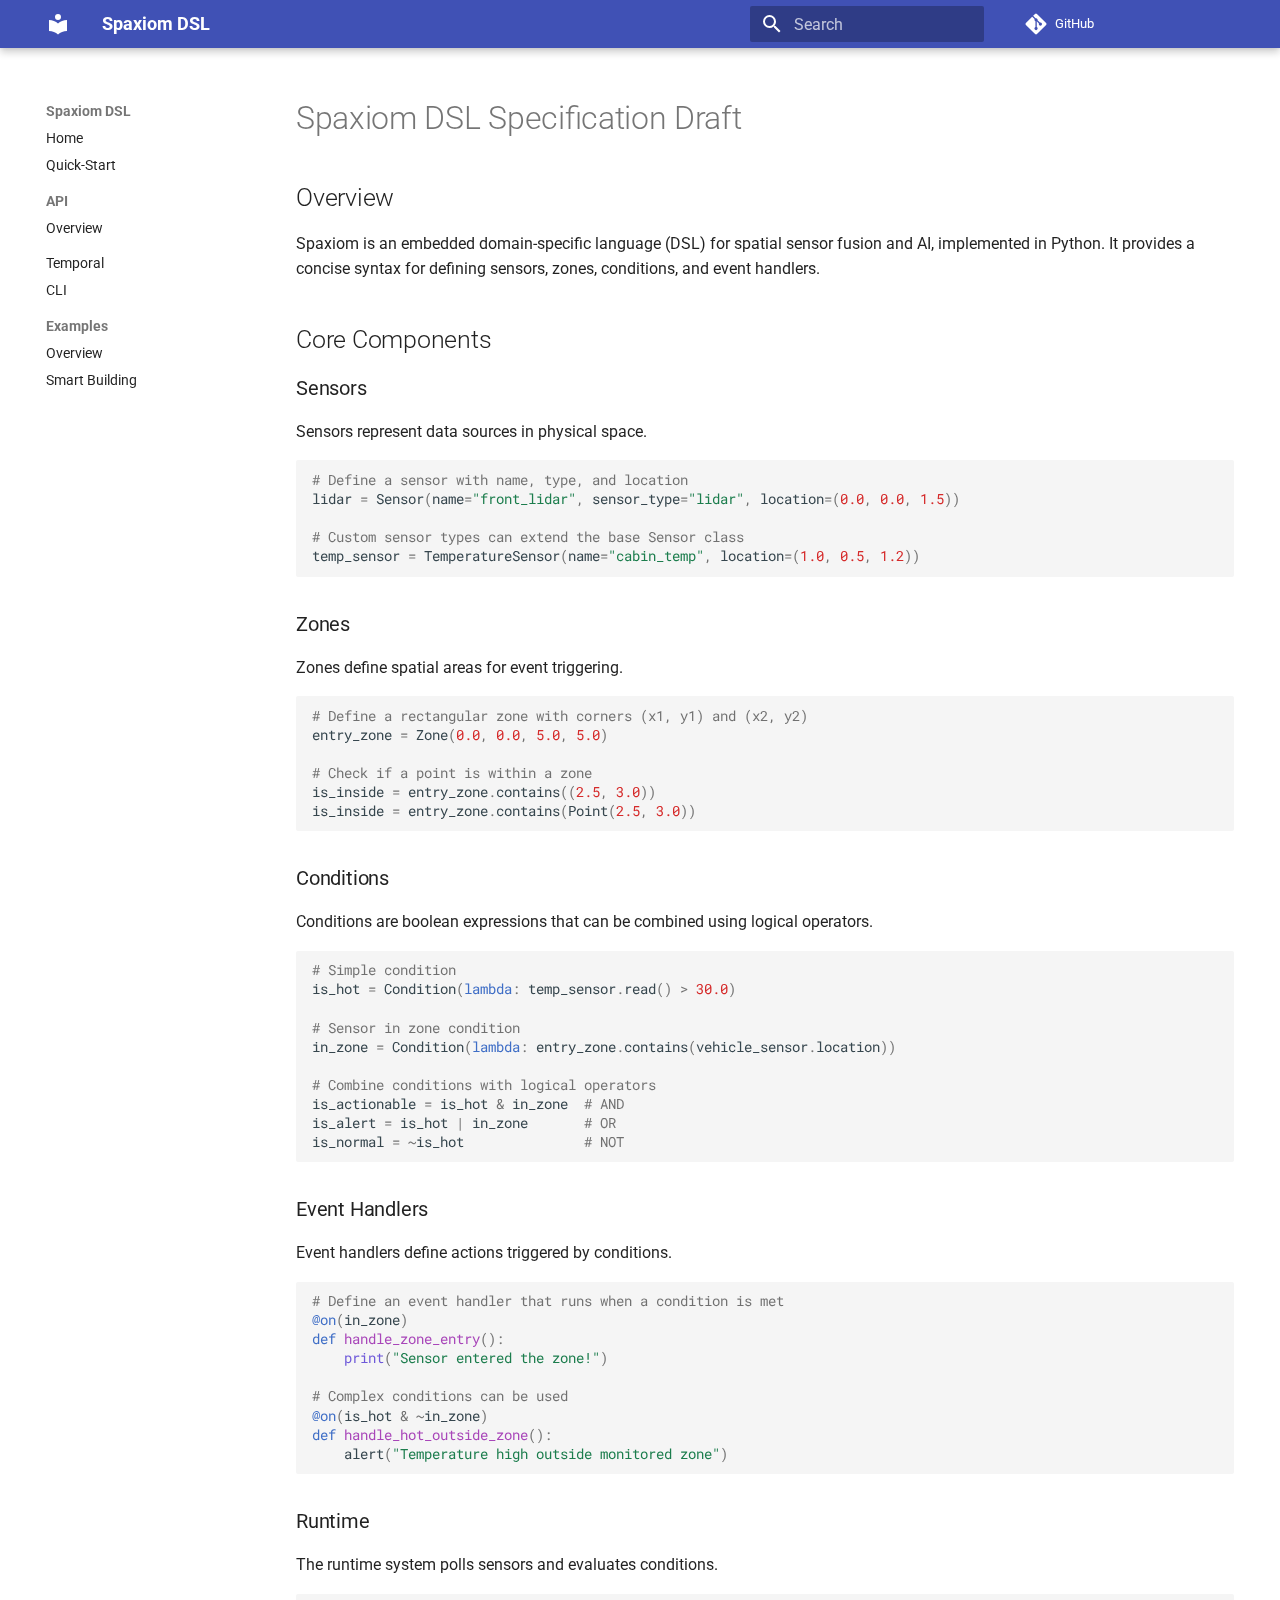
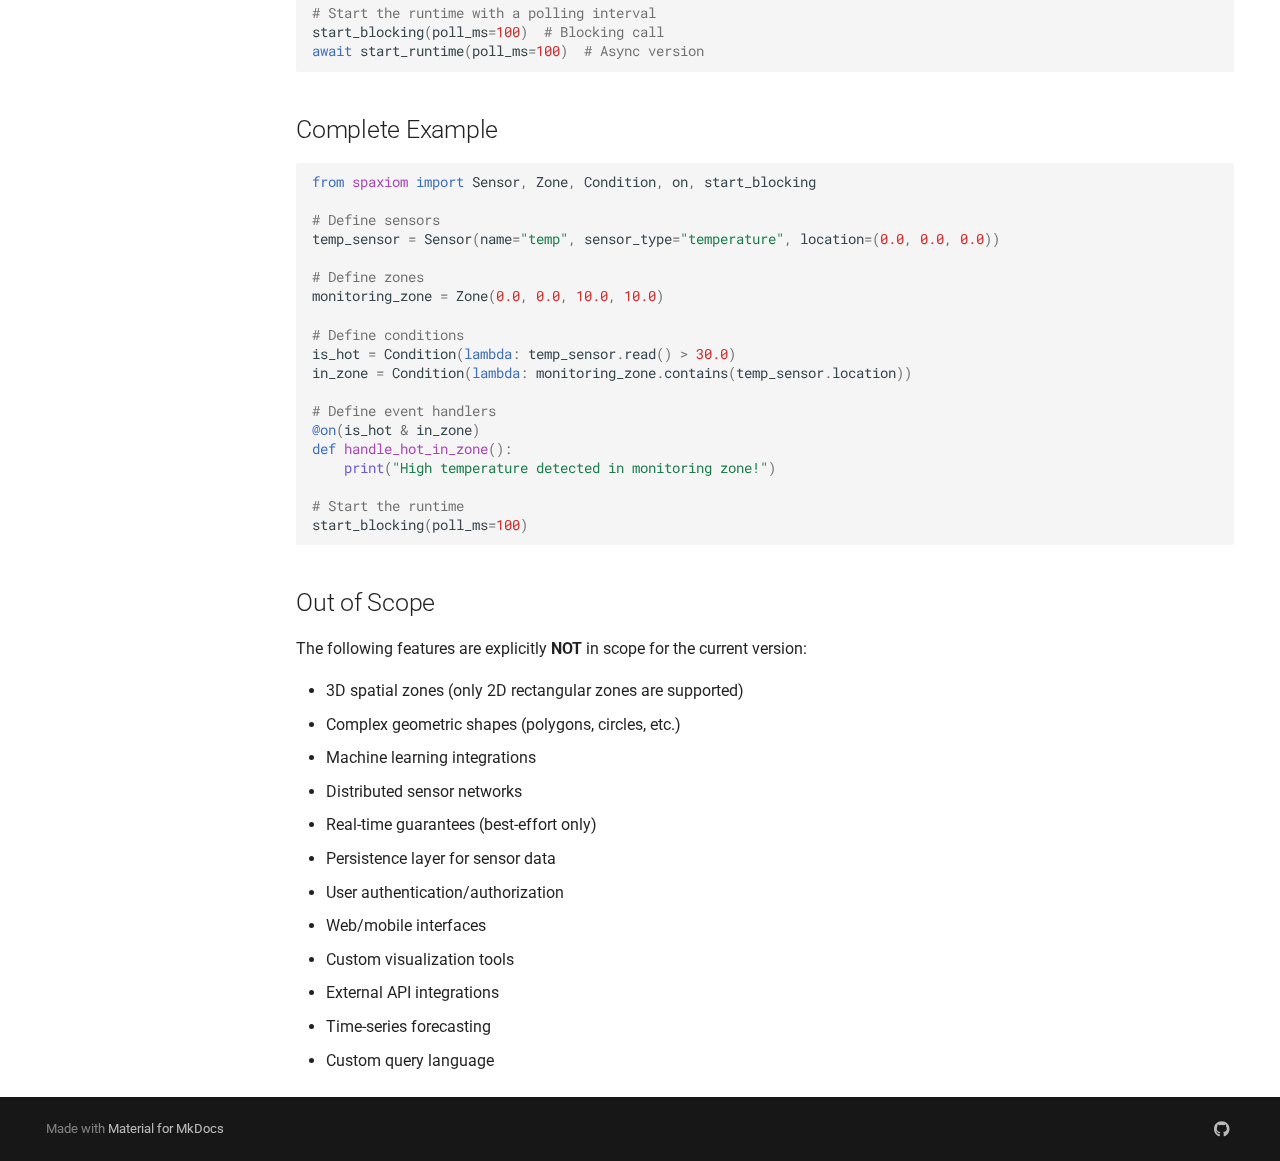
<file: spec_draft/index.html>
<!doctype html>
<html lang="en" class="no-js">
  <head>
    
      <meta charset="utf-8">
      <meta name="viewport" content="width=device-width,initial-scale=1">
      
        <meta name="description" content="An embedded domain-specific language for spatial sensor fusion, temporal reasoning, and real-time event detection">
      
      
        <meta name="author" content="Joe Scanlin">
      
      
      
      
      
      <link rel="icon" href="../assets/images/favicon.png">
      <meta name="generator" content="mkdocs-1.6.1, mkdocs-material-9.6.12">
    
    
      
        <title>Spaxiom DSL Specification Draft - Spaxiom DSL</title>
      
    
    
      <link rel="stylesheet" href="../assets/stylesheets/main.2afb09e1.min.css">
      
        
        <link rel="stylesheet" href="../assets/stylesheets/palette.06af60db.min.css">
      
      


    
    
      
    
    
      
        
        
        <link rel="preconnect" href="https://fonts.gstatic.com" crossorigin>
        <link rel="stylesheet" href="https://fonts.googleapis.com/css?family=Roboto:300,300i,400,400i,700,700i%7CRoboto+Mono:400,400i,700,700i&display=fallback">
        <style>:root{--md-text-font:"Roboto";--md-code-font:"Roboto Mono"}</style>
      
    
    
    <script>__md_scope=new URL("..",location),__md_hash=e=>[...e].reduce(((e,_)=>(e<<5)-e+_.charCodeAt(0)),0),__md_get=(e,_=localStorage,t=__md_scope)=>JSON.parse(_.getItem(t.pathname+"."+e)),__md_set=(e,_,t=localStorage,a=__md_scope)=>{try{t.setItem(a.pathname+"."+e,JSON.stringify(_))}catch(e){}}</script>
    
      

    
    
    
  </head>
  
  
    
    
    
    
    
    <body dir="ltr" data-md-color-scheme="default" data-md-color-primary="indigo" data-md-color-accent="blue">
  
    
    <input class="md-toggle" data-md-toggle="drawer" type="checkbox" id="__drawer" autocomplete="off">
    <input class="md-toggle" data-md-toggle="search" type="checkbox" id="__search" autocomplete="off">
    <label class="md-overlay" for="__drawer"></label>
    <div data-md-component="skip">
      
        
        <a href="#spaxiom-dsl-specification-draft" class="md-skip">
          Skip to content
        </a>
      
    </div>
    <div data-md-component="announce">
      
    </div>
    
    
      

  

<header class="md-header md-header--shadow" data-md-component="header">
  <nav class="md-header__inner md-grid" aria-label="Header">
    <a href=".." title="Spaxiom DSL" class="md-header__button md-logo" aria-label="Spaxiom DSL" data-md-component="logo">
      
  
  <svg xmlns="http://www.w3.org/2000/svg" viewBox="0 0 24 24"><path d="M12 8a3 3 0 0 0 3-3 3 3 0 0 0-3-3 3 3 0 0 0-3 3 3 3 0 0 0 3 3m0 3.54C9.64 9.35 6.5 8 3 8v11c3.5 0 6.64 1.35 9 3.54 2.36-2.19 5.5-3.54 9-3.54V8c-3.5 0-6.64 1.35-9 3.54"/></svg>

    </a>
    <label class="md-header__button md-icon" for="__drawer">
      
      <svg xmlns="http://www.w3.org/2000/svg" viewBox="0 0 24 24"><path d="M3 6h18v2H3zm0 5h18v2H3zm0 5h18v2H3z"/></svg>
    </label>
    <div class="md-header__title" data-md-component="header-title">
      <div class="md-header__ellipsis">
        <div class="md-header__topic">
          <span class="md-ellipsis">
            Spaxiom DSL
          </span>
        </div>
        <div class="md-header__topic" data-md-component="header-topic">
          <span class="md-ellipsis">
            
              Spaxiom DSL Specification Draft
            
          </span>
        </div>
      </div>
    </div>
    
      
    
    
    
    
      
      
        <label class="md-header__button md-icon" for="__search">
          
          <svg xmlns="http://www.w3.org/2000/svg" viewBox="0 0 24 24"><path d="M9.5 3A6.5 6.5 0 0 1 16 9.5c0 1.61-.59 3.09-1.56 4.23l.27.27h.79l5 5-1.5 1.5-5-5v-.79l-.27-.27A6.52 6.52 0 0 1 9.5 16 6.5 6.5 0 0 1 3 9.5 6.5 6.5 0 0 1 9.5 3m0 2C7 5 5 7 5 9.5S7 14 9.5 14 14 12 14 9.5 12 5 9.5 5"/></svg>
        </label>
        <div class="md-search" data-md-component="search" role="dialog">
  <label class="md-search__overlay" for="__search"></label>
  <div class="md-search__inner" role="search">
    <form class="md-search__form" name="search">
      <input type="text" class="md-search__input" name="query" aria-label="Search" placeholder="Search" autocapitalize="off" autocorrect="off" autocomplete="off" spellcheck="false" data-md-component="search-query" required>
      <label class="md-search__icon md-icon" for="__search">
        
        <svg xmlns="http://www.w3.org/2000/svg" viewBox="0 0 24 24"><path d="M9.5 3A6.5 6.5 0 0 1 16 9.5c0 1.61-.59 3.09-1.56 4.23l.27.27h.79l5 5-1.5 1.5-5-5v-.79l-.27-.27A6.52 6.52 0 0 1 9.5 16 6.5 6.5 0 0 1 3 9.5 6.5 6.5 0 0 1 9.5 3m0 2C7 5 5 7 5 9.5S7 14 9.5 14 14 12 14 9.5 12 5 9.5 5"/></svg>
        
        <svg xmlns="http://www.w3.org/2000/svg" viewBox="0 0 24 24"><path d="M20 11v2H8l5.5 5.5-1.42 1.42L4.16 12l7.92-7.92L13.5 5.5 8 11z"/></svg>
      </label>
      <nav class="md-search__options" aria-label="Search">
        
        <button type="reset" class="md-search__icon md-icon" title="Clear" aria-label="Clear" tabindex="-1">
          
          <svg xmlns="http://www.w3.org/2000/svg" viewBox="0 0 24 24"><path d="M19 6.41 17.59 5 12 10.59 6.41 5 5 6.41 10.59 12 5 17.59 6.41 19 12 13.41 17.59 19 19 17.59 13.41 12z"/></svg>
        </button>
      </nav>
      
    </form>
    <div class="md-search__output">
      <div class="md-search__scrollwrap" tabindex="0" data-md-scrollfix>
        <div class="md-search-result" data-md-component="search-result">
          <div class="md-search-result__meta">
            Initializing search
          </div>
          <ol class="md-search-result__list" role="presentation"></ol>
        </div>
      </div>
    </div>
  </div>
</div>
      
    
    
      <div class="md-header__source">
        <a href="https://github.com/joescanlin/spaxiom-dsl" title="Go to repository" class="md-source" data-md-component="source">
  <div class="md-source__icon md-icon">
    
    <svg xmlns="http://www.w3.org/2000/svg" viewBox="0 0 448 512"><!--! Font Awesome Free 6.7.2 by @fontawesome - https://fontawesome.com License - https://fontawesome.com/license/free (Icons: CC BY 4.0, Fonts: SIL OFL 1.1, Code: MIT License) Copyright 2024 Fonticons, Inc.--><path d="M439.55 236.05 244 40.45a28.87 28.87 0 0 0-40.81 0l-40.66 40.63 51.52 51.52c27.06-9.14 52.68 16.77 43.39 43.68l49.66 49.66c34.23-11.8 61.18 31 35.47 56.69-26.49 26.49-70.21-2.87-56-37.34L240.22 199v121.85c25.3 12.54 22.26 41.85 9.08 55a34.34 34.34 0 0 1-48.55 0c-17.57-17.6-11.07-46.91 11.25-56v-123c-20.8-8.51-24.6-30.74-18.64-45L142.57 101 8.45 235.14a28.86 28.86 0 0 0 0 40.81l195.61 195.6a28.86 28.86 0 0 0 40.8 0l194.69-194.69a28.86 28.86 0 0 0 0-40.81"/></svg>
  </div>
  <div class="md-source__repository">
    GitHub
  </div>
</a>
      </div>
    
  </nav>
  
</header>
    
    <div class="md-container" data-md-component="container">
      
      
        
          
        
      
      <main class="md-main" data-md-component="main">
        <div class="md-main__inner md-grid">
          
            
              
              <div class="md-sidebar md-sidebar--primary" data-md-component="sidebar" data-md-type="navigation" >
                <div class="md-sidebar__scrollwrap">
                  <div class="md-sidebar__inner">
                    



  

<nav class="md-nav md-nav--primary md-nav--integrated" aria-label="Navigation" data-md-level="0">
  <label class="md-nav__title" for="__drawer">
    <a href=".." title="Spaxiom DSL" class="md-nav__button md-logo" aria-label="Spaxiom DSL" data-md-component="logo">
      
  
  <svg xmlns="http://www.w3.org/2000/svg" viewBox="0 0 24 24"><path d="M12 8a3 3 0 0 0 3-3 3 3 0 0 0-3-3 3 3 0 0 0-3 3 3 3 0 0 0 3 3m0 3.54C9.64 9.35 6.5 8 3 8v11c3.5 0 6.64 1.35 9 3.54 2.36-2.19 5.5-3.54 9-3.54V8c-3.5 0-6.64 1.35-9 3.54"/></svg>

    </a>
    Spaxiom DSL
  </label>
  
    <div class="md-nav__source">
      <a href="https://github.com/joescanlin/spaxiom-dsl" title="Go to repository" class="md-source" data-md-component="source">
  <div class="md-source__icon md-icon">
    
    <svg xmlns="http://www.w3.org/2000/svg" viewBox="0 0 448 512"><!--! Font Awesome Free 6.7.2 by @fontawesome - https://fontawesome.com License - https://fontawesome.com/license/free (Icons: CC BY 4.0, Fonts: SIL OFL 1.1, Code: MIT License) Copyright 2024 Fonticons, Inc.--><path d="M439.55 236.05 244 40.45a28.87 28.87 0 0 0-40.81 0l-40.66 40.63 51.52 51.52c27.06-9.14 52.68 16.77 43.39 43.68l49.66 49.66c34.23-11.8 61.18 31 35.47 56.69-26.49 26.49-70.21-2.87-56-37.34L240.22 199v121.85c25.3 12.54 22.26 41.85 9.08 55a34.34 34.34 0 0 1-48.55 0c-17.57-17.6-11.07-46.91 11.25-56v-123c-20.8-8.51-24.6-30.74-18.64-45L142.57 101 8.45 235.14a28.86 28.86 0 0 0 0 40.81l195.61 195.6a28.86 28.86 0 0 0 40.8 0l194.69-194.69a28.86 28.86 0 0 0 0-40.81"/></svg>
  </div>
  <div class="md-source__repository">
    GitHub
  </div>
</a>
    </div>
  
  <ul class="md-nav__list" data-md-scrollfix>
    
      
      
  
  
  
  
    <li class="md-nav__item">
      <a href=".." class="md-nav__link">
        
  
  
  <span class="md-ellipsis">
    Home
    
  </span>
  

      </a>
    </li>
  

    
      
      
  
  
  
  
    <li class="md-nav__item">
      <a href="../quickstart/" class="md-nav__link">
        
  
  
  <span class="md-ellipsis">
    Quick-Start
    
  </span>
  

      </a>
    </li>
  

    
      
      
  
  
  
  
    
    
    
    
      
        
        
      
    
    
    <li class="md-nav__item md-nav__item--section md-nav__item--nested">
      
        
        
          
        
        <input class="md-nav__toggle md-toggle md-toggle--indeterminate" type="checkbox" id="__nav_3" >
        
          
          <label class="md-nav__link" for="__nav_3" id="__nav_3_label" tabindex="">
            
  
  
  <span class="md-ellipsis">
    API
    
  </span>
  

            <span class="md-nav__icon md-icon"></span>
          </label>
        
        <nav class="md-nav" data-md-level="1" aria-labelledby="__nav_3_label" aria-expanded="false">
          <label class="md-nav__title" for="__nav_3">
            <span class="md-nav__icon md-icon"></span>
            API
          </label>
          <ul class="md-nav__list" data-md-scrollfix>
            
              
                
  
  
  
  
    <li class="md-nav__item">
      <a href="../api/overview/" class="md-nav__link">
        
  
  
  <span class="md-ellipsis">
    Overview
    
  </span>
  

      </a>
    </li>
  

              
            
          </ul>
        </nav>
      
    </li>
  

    
      
      
  
  
  
  
    <li class="md-nav__item">
      <a href="../temporal_and_entities/" class="md-nav__link">
        
  
  
  <span class="md-ellipsis">
    Temporal
    
  </span>
  

      </a>
    </li>
  

    
      
      
  
  
  
  
    <li class="md-nav__item">
      <a href="../cli_usage/" class="md-nav__link">
        
  
  
  <span class="md-ellipsis">
    CLI
    
  </span>
  

      </a>
    </li>
  

    
      
      
  
  
  
  
    
    
    
    
      
        
        
      
    
    
    <li class="md-nav__item md-nav__item--section md-nav__item--nested">
      
        
        
          
        
        <input class="md-nav__toggle md-toggle md-toggle--indeterminate" type="checkbox" id="__nav_6" >
        
          
          <label class="md-nav__link" for="__nav_6" id="__nav_6_label" tabindex="">
            
  
  
  <span class="md-ellipsis">
    Examples
    
  </span>
  

            <span class="md-nav__icon md-icon"></span>
          </label>
        
        <nav class="md-nav" data-md-level="1" aria-labelledby="__nav_6_label" aria-expanded="false">
          <label class="md-nav__title" for="__nav_6">
            <span class="md-nav__icon md-icon"></span>
            Examples
          </label>
          <ul class="md-nav__list" data-md-scrollfix>
            
              
                
  
  
  
  
    <li class="md-nav__item">
      <a href="../examples/overview/" class="md-nav__link">
        
  
  
  <span class="md-ellipsis">
    Overview
    
  </span>
  

      </a>
    </li>
  

              
            
              
                
  
  
  
  
    <li class="md-nav__item">
      <a href="../examples/smart_building/" class="md-nav__link">
        
  
  
  <span class="md-ellipsis">
    Smart Building
    
  </span>
  

      </a>
    </li>
  

              
            
          </ul>
        </nav>
      
    </li>
  

    
  </ul>
</nav>
                  </div>
                </div>
              </div>
            
            
          
          
            <div class="md-content" data-md-component="content">
              <article class="md-content__inner md-typeset">
                
                  


  
  


<h1 id="spaxiom-dsl-specification-draft">Spaxiom DSL Specification Draft<a class="headerlink" href="#spaxiom-dsl-specification-draft" title="Permanent link">&para;</a></h1>
<h2 id="overview">Overview<a class="headerlink" href="#overview" title="Permanent link">&para;</a></h2>
<p>Spaxiom is an embedded domain-specific language (DSL) for spatial sensor fusion and AI, implemented in Python. It provides a concise syntax for defining sensors, zones, conditions, and event handlers.</p>
<h2 id="core-components">Core Components<a class="headerlink" href="#core-components" title="Permanent link">&para;</a></h2>
<h3 id="sensors">Sensors<a class="headerlink" href="#sensors" title="Permanent link">&para;</a></h3>
<p>Sensors represent data sources in physical space.</p>
<div class="highlight"><pre><span></span><code><span class="c1"># Define a sensor with name, type, and location</span>
<span class="n">lidar</span> <span class="o">=</span> <span class="n">Sensor</span><span class="p">(</span><span class="n">name</span><span class="o">=</span><span class="s2">&quot;front_lidar&quot;</span><span class="p">,</span> <span class="n">sensor_type</span><span class="o">=</span><span class="s2">&quot;lidar&quot;</span><span class="p">,</span> <span class="n">location</span><span class="o">=</span><span class="p">(</span><span class="mf">0.0</span><span class="p">,</span> <span class="mf">0.0</span><span class="p">,</span> <span class="mf">1.5</span><span class="p">))</span>

<span class="c1"># Custom sensor types can extend the base Sensor class</span>
<span class="n">temp_sensor</span> <span class="o">=</span> <span class="n">TemperatureSensor</span><span class="p">(</span><span class="n">name</span><span class="o">=</span><span class="s2">&quot;cabin_temp&quot;</span><span class="p">,</span> <span class="n">location</span><span class="o">=</span><span class="p">(</span><span class="mf">1.0</span><span class="p">,</span> <span class="mf">0.5</span><span class="p">,</span> <span class="mf">1.2</span><span class="p">))</span>
</code></pre></div>
<h3 id="zones">Zones<a class="headerlink" href="#zones" title="Permanent link">&para;</a></h3>
<p>Zones define spatial areas for event triggering.</p>
<div class="highlight"><pre><span></span><code><span class="c1"># Define a rectangular zone with corners (x1, y1) and (x2, y2)</span>
<span class="n">entry_zone</span> <span class="o">=</span> <span class="n">Zone</span><span class="p">(</span><span class="mf">0.0</span><span class="p">,</span> <span class="mf">0.0</span><span class="p">,</span> <span class="mf">5.0</span><span class="p">,</span> <span class="mf">5.0</span><span class="p">)</span>

<span class="c1"># Check if a point is within a zone</span>
<span class="n">is_inside</span> <span class="o">=</span> <span class="n">entry_zone</span><span class="o">.</span><span class="n">contains</span><span class="p">((</span><span class="mf">2.5</span><span class="p">,</span> <span class="mf">3.0</span><span class="p">))</span>
<span class="n">is_inside</span> <span class="o">=</span> <span class="n">entry_zone</span><span class="o">.</span><span class="n">contains</span><span class="p">(</span><span class="n">Point</span><span class="p">(</span><span class="mf">2.5</span><span class="p">,</span> <span class="mf">3.0</span><span class="p">))</span>
</code></pre></div>
<h3 id="conditions">Conditions<a class="headerlink" href="#conditions" title="Permanent link">&para;</a></h3>
<p>Conditions are boolean expressions that can be combined using logical operators.</p>
<div class="highlight"><pre><span></span><code><span class="c1"># Simple condition</span>
<span class="n">is_hot</span> <span class="o">=</span> <span class="n">Condition</span><span class="p">(</span><span class="k">lambda</span><span class="p">:</span> <span class="n">temp_sensor</span><span class="o">.</span><span class="n">read</span><span class="p">()</span> <span class="o">&gt;</span> <span class="mf">30.0</span><span class="p">)</span>

<span class="c1"># Sensor in zone condition</span>
<span class="n">in_zone</span> <span class="o">=</span> <span class="n">Condition</span><span class="p">(</span><span class="k">lambda</span><span class="p">:</span> <span class="n">entry_zone</span><span class="o">.</span><span class="n">contains</span><span class="p">(</span><span class="n">vehicle_sensor</span><span class="o">.</span><span class="n">location</span><span class="p">))</span>

<span class="c1"># Combine conditions with logical operators</span>
<span class="n">is_actionable</span> <span class="o">=</span> <span class="n">is_hot</span> <span class="o">&amp;</span> <span class="n">in_zone</span>  <span class="c1"># AND</span>
<span class="n">is_alert</span> <span class="o">=</span> <span class="n">is_hot</span> <span class="o">|</span> <span class="n">in_zone</span>       <span class="c1"># OR</span>
<span class="n">is_normal</span> <span class="o">=</span> <span class="o">~</span><span class="n">is_hot</span>               <span class="c1"># NOT</span>
</code></pre></div>
<h3 id="event-handlers">Event Handlers<a class="headerlink" href="#event-handlers" title="Permanent link">&para;</a></h3>
<p>Event handlers define actions triggered by conditions.</p>
<div class="highlight"><pre><span></span><code><span class="c1"># Define an event handler that runs when a condition is met</span>
<span class="nd">@on</span><span class="p">(</span><span class="n">in_zone</span><span class="p">)</span>
<span class="k">def</span><span class="w"> </span><span class="nf">handle_zone_entry</span><span class="p">():</span>
    <span class="nb">print</span><span class="p">(</span><span class="s2">&quot;Sensor entered the zone!&quot;</span><span class="p">)</span>

<span class="c1"># Complex conditions can be used</span>
<span class="nd">@on</span><span class="p">(</span><span class="n">is_hot</span> <span class="o">&amp;</span> <span class="o">~</span><span class="n">in_zone</span><span class="p">)</span>
<span class="k">def</span><span class="w"> </span><span class="nf">handle_hot_outside_zone</span><span class="p">():</span>
    <span class="n">alert</span><span class="p">(</span><span class="s2">&quot;Temperature high outside monitored zone&quot;</span><span class="p">)</span>
</code></pre></div>
<h3 id="runtime">Runtime<a class="headerlink" href="#runtime" title="Permanent link">&para;</a></h3>
<p>The runtime system polls sensors and evaluates conditions.</p>
<div class="highlight"><pre><span></span><code><span class="c1"># Start the runtime with a polling interval</span>
<span class="n">start_blocking</span><span class="p">(</span><span class="n">poll_ms</span><span class="o">=</span><span class="mi">100</span><span class="p">)</span>  <span class="c1"># Blocking call</span>
<span class="k">await</span> <span class="n">start_runtime</span><span class="p">(</span><span class="n">poll_ms</span><span class="o">=</span><span class="mi">100</span><span class="p">)</span>  <span class="c1"># Async version</span>
</code></pre></div>
<h2 id="complete-example">Complete Example<a class="headerlink" href="#complete-example" title="Permanent link">&para;</a></h2>
<div class="highlight"><pre><span></span><code><span class="kn">from</span><span class="w"> </span><span class="nn">spaxiom</span><span class="w"> </span><span class="kn">import</span> <span class="n">Sensor</span><span class="p">,</span> <span class="n">Zone</span><span class="p">,</span> <span class="n">Condition</span><span class="p">,</span> <span class="n">on</span><span class="p">,</span> <span class="n">start_blocking</span>

<span class="c1"># Define sensors</span>
<span class="n">temp_sensor</span> <span class="o">=</span> <span class="n">Sensor</span><span class="p">(</span><span class="n">name</span><span class="o">=</span><span class="s2">&quot;temp&quot;</span><span class="p">,</span> <span class="n">sensor_type</span><span class="o">=</span><span class="s2">&quot;temperature&quot;</span><span class="p">,</span> <span class="n">location</span><span class="o">=</span><span class="p">(</span><span class="mf">0.0</span><span class="p">,</span> <span class="mf">0.0</span><span class="p">,</span> <span class="mf">0.0</span><span class="p">))</span>

<span class="c1"># Define zones</span>
<span class="n">monitoring_zone</span> <span class="o">=</span> <span class="n">Zone</span><span class="p">(</span><span class="mf">0.0</span><span class="p">,</span> <span class="mf">0.0</span><span class="p">,</span> <span class="mf">10.0</span><span class="p">,</span> <span class="mf">10.0</span><span class="p">)</span>

<span class="c1"># Define conditions</span>
<span class="n">is_hot</span> <span class="o">=</span> <span class="n">Condition</span><span class="p">(</span><span class="k">lambda</span><span class="p">:</span> <span class="n">temp_sensor</span><span class="o">.</span><span class="n">read</span><span class="p">()</span> <span class="o">&gt;</span> <span class="mf">30.0</span><span class="p">)</span>
<span class="n">in_zone</span> <span class="o">=</span> <span class="n">Condition</span><span class="p">(</span><span class="k">lambda</span><span class="p">:</span> <span class="n">monitoring_zone</span><span class="o">.</span><span class="n">contains</span><span class="p">(</span><span class="n">temp_sensor</span><span class="o">.</span><span class="n">location</span><span class="p">))</span>

<span class="c1"># Define event handlers</span>
<span class="nd">@on</span><span class="p">(</span><span class="n">is_hot</span> <span class="o">&amp;</span> <span class="n">in_zone</span><span class="p">)</span>
<span class="k">def</span><span class="w"> </span><span class="nf">handle_hot_in_zone</span><span class="p">():</span>
    <span class="nb">print</span><span class="p">(</span><span class="s2">&quot;High temperature detected in monitoring zone!&quot;</span><span class="p">)</span>

<span class="c1"># Start the runtime</span>
<span class="n">start_blocking</span><span class="p">(</span><span class="n">poll_ms</span><span class="o">=</span><span class="mi">100</span><span class="p">)</span>
</code></pre></div>
<h2 id="out-of-scope">Out of Scope<a class="headerlink" href="#out-of-scope" title="Permanent link">&para;</a></h2>
<p>The following features are explicitly <strong>NOT</strong> in scope for the current version:</p>
<ul>
<li>3D spatial zones (only 2D rectangular zones are supported)</li>
<li>Complex geometric shapes (polygons, circles, etc.)</li>
<li>Machine learning integrations</li>
<li>Distributed sensor networks</li>
<li>Real-time guarantees (best-effort only)</li>
<li>Persistence layer for sensor data</li>
<li>User authentication/authorization</li>
<li>Web/mobile interfaces</li>
<li>Custom visualization tools</li>
<li>External API integrations</li>
<li>Time-series forecasting</li>
<li>Custom query language </li>
</ul>












                
              </article>
            </div>
          
          
<script>var target=document.getElementById(location.hash.slice(1));target&&target.name&&(target.checked=target.name.startsWith("__tabbed_"))</script>
        </div>
        
      </main>
      
        <footer class="md-footer">
  
  <div class="md-footer-meta md-typeset">
    <div class="md-footer-meta__inner md-grid">
      <div class="md-copyright">
  
  
    Made with
    <a href="https://squidfunk.github.io/mkdocs-material/" target="_blank" rel="noopener">
      Material for MkDocs
    </a>
  
</div>
      
        <div class="md-social">
  
    
    
    
    
      
      
    
    <a href="https://github.com/joescanlin/spaxiom-dsl" target="_blank" rel="noopener" title="github.com" class="md-social__link">
      <svg xmlns="http://www.w3.org/2000/svg" viewBox="0 0 496 512"><!--! Font Awesome Free 6.7.2 by @fontawesome - https://fontawesome.com License - https://fontawesome.com/license/free (Icons: CC BY 4.0, Fonts: SIL OFL 1.1, Code: MIT License) Copyright 2024 Fonticons, Inc.--><path d="M165.9 397.4c0 2-2.3 3.6-5.2 3.6-3.3.3-5.6-1.3-5.6-3.6 0-2 2.3-3.6 5.2-3.6 3-.3 5.6 1.3 5.6 3.6m-31.1-4.5c-.7 2 1.3 4.3 4.3 4.9 2.6 1 5.6 0 6.2-2s-1.3-4.3-4.3-5.2c-2.6-.7-5.5.3-6.2 2.3m44.2-1.7c-2.9.7-4.9 2.6-4.6 4.9.3 2 2.9 3.3 5.9 2.6 2.9-.7 4.9-2.6 4.6-4.6-.3-1.9-3-3.2-5.9-2.9M244.8 8C106.1 8 0 113.3 0 252c0 110.9 69.8 205.8 169.5 239.2 12.8 2.3 17.3-5.6 17.3-12.1 0-6.2-.3-40.4-.3-61.4 0 0-70 15-84.7-29.8 0 0-11.4-29.1-27.8-36.6 0 0-22.9-15.7 1.6-15.4 0 0 24.9 2 38.6 25.8 21.9 38.6 58.6 27.5 72.9 20.9 2.3-16 8.8-27.1 16-33.7-55.9-6.2-112.3-14.3-112.3-110.5 0-27.5 7.6-41.3 23.6-58.9-2.6-6.5-11.1-33.3 2.6-67.9 20.9-6.5 69 27 69 27 20-5.6 41.5-8.5 62.8-8.5s42.8 2.9 62.8 8.5c0 0 48.1-33.6 69-27 13.7 34.7 5.2 61.4 2.6 67.9 16 17.7 25.8 31.5 25.8 58.9 0 96.5-58.9 104.2-114.8 110.5 9.2 7.9 17 22.9 17 46.4 0 33.7-.3 75.4-.3 83.6 0 6.5 4.6 14.4 17.3 12.1C428.2 457.8 496 362.9 496 252 496 113.3 383.5 8 244.8 8M97.2 352.9c-1.3 1-1 3.3.7 5.2 1.6 1.6 3.9 2.3 5.2 1 1.3-1 1-3.3-.7-5.2-1.6-1.6-3.9-2.3-5.2-1m-10.8-8.1c-.7 1.3.3 2.9 2.3 3.9 1.6 1 3.6.7 4.3-.7.7-1.3-.3-2.9-2.3-3.9-2-.6-3.6-.3-4.3.7m32.4 35.6c-1.6 1.3-1 4.3 1.3 6.2 2.3 2.3 5.2 2.6 6.5 1 1.3-1.3.7-4.3-1.3-6.2-2.2-2.3-5.2-2.6-6.5-1m-11.4-14.7c-1.6 1-1.6 3.6 0 5.9s4.3 3.3 5.6 2.3c1.6-1.3 1.6-3.9 0-6.2-1.4-2.3-4-3.3-5.6-2"/></svg>
    </a>
  
</div>
      
    </div>
  </div>
</footer>
      
    </div>
    <div class="md-dialog" data-md-component="dialog">
      <div class="md-dialog__inner md-typeset"></div>
    </div>
    
    
    
      
      <script id="__config" type="application/json">{"base": "..", "features": ["navigation.instant", "navigation.tracking", "navigation.sections", "navigation.expand", "toc.integrate"], "search": "../assets/javascripts/workers/search.f8cc74c7.min.js", "tags": null, "translations": {"clipboard.copied": "Copied to clipboard", "clipboard.copy": "Copy to clipboard", "search.result.more.one": "1 more on this page", "search.result.more.other": "# more on this page", "search.result.none": "No matching documents", "search.result.one": "1 matching document", "search.result.other": "# matching documents", "search.result.placeholder": "Type to start searching", "search.result.term.missing": "Missing", "select.version": "Select version"}, "version": null}</script>
    
    
      <script src="../assets/javascripts/bundle.c8b220af.min.js"></script>
      
    
  </body>
</html>
</file>
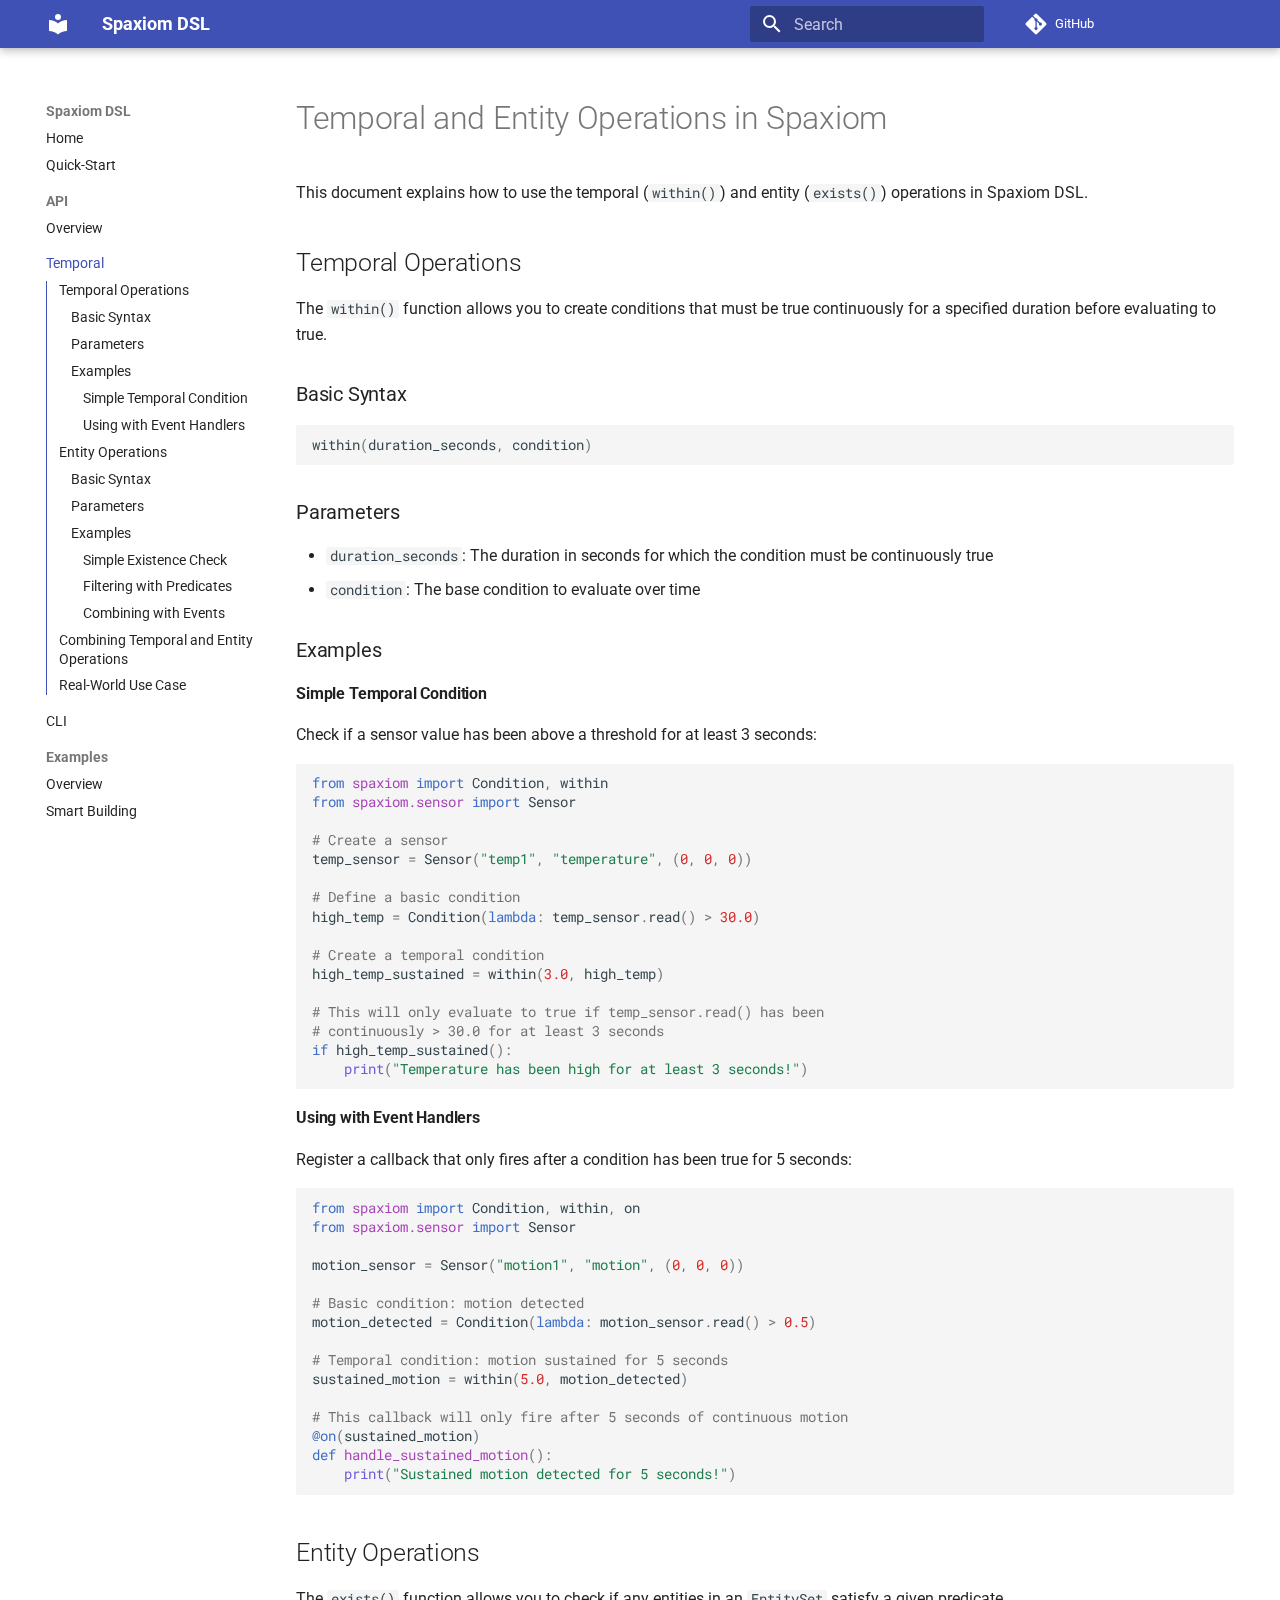
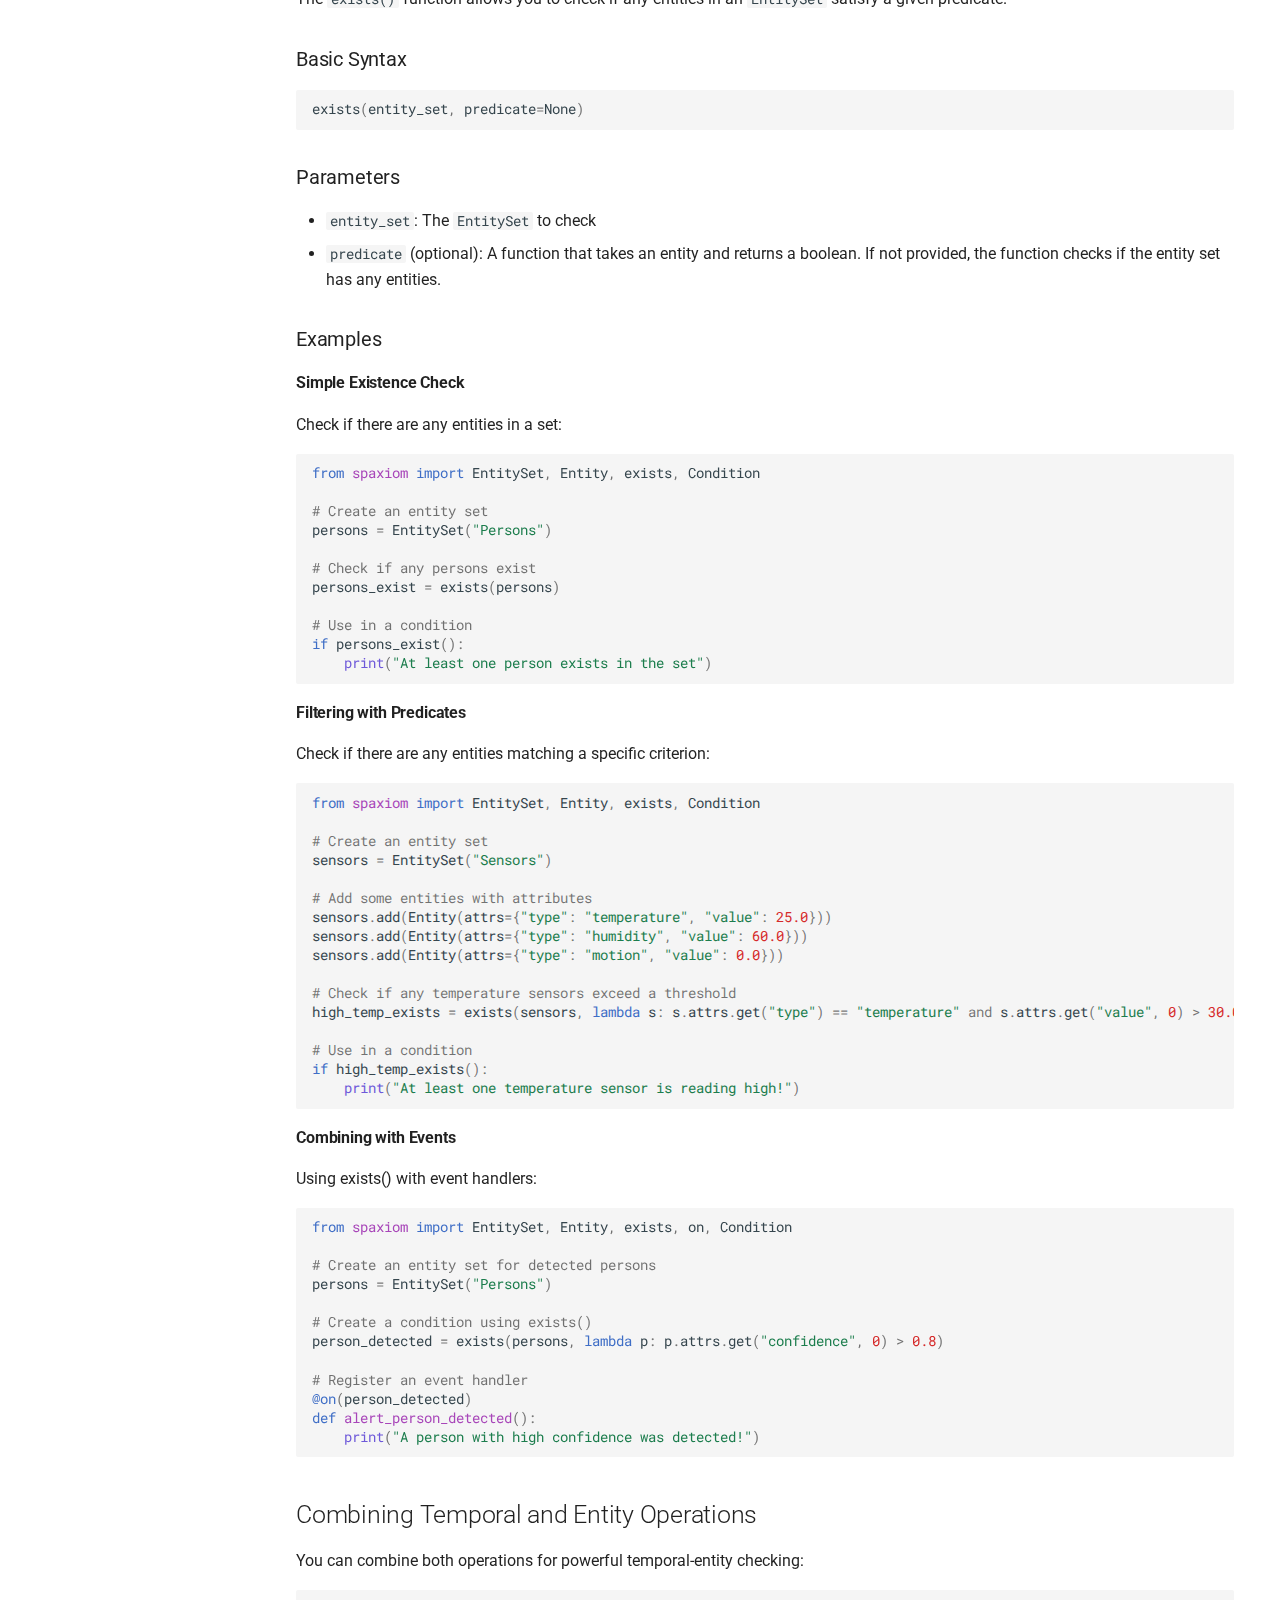
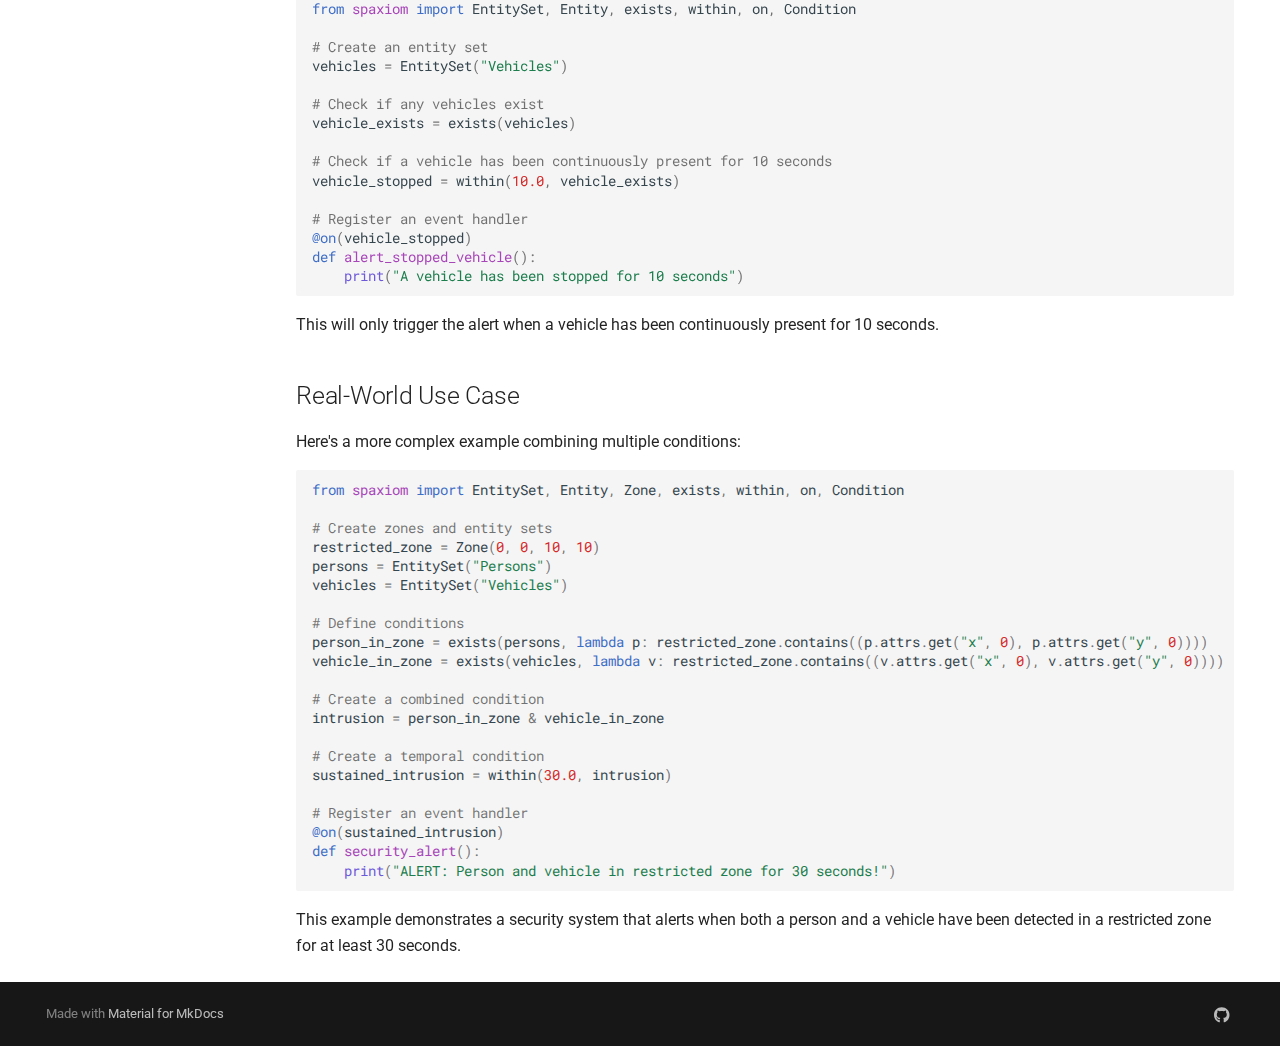
<file: temporal_and_entities/index.html>
<!doctype html>
<html lang="en" class="no-js">
  <head>
    
      <meta charset="utf-8">
      <meta name="viewport" content="width=device-width,initial-scale=1">
      
        <meta name="description" content="An embedded domain-specific language for spatial sensor fusion, temporal reasoning, and real-time event detection">
      
      
        <meta name="author" content="Joe Scanlin">
      
      
      
        <link rel="prev" href="../api/overview/">
      
      
        <link rel="next" href="../cli_usage/">
      
      
      <link rel="icon" href="../assets/images/favicon.png">
      <meta name="generator" content="mkdocs-1.6.1, mkdocs-material-9.6.12">
    
    
      
        <title>Temporal - Spaxiom DSL</title>
      
    
    
      <link rel="stylesheet" href="../assets/stylesheets/main.2afb09e1.min.css">
      
        
        <link rel="stylesheet" href="../assets/stylesheets/palette.06af60db.min.css">
      
      


    
    
      
    
    
      
        
        
        <link rel="preconnect" href="https://fonts.gstatic.com" crossorigin>
        <link rel="stylesheet" href="https://fonts.googleapis.com/css?family=Roboto:300,300i,400,400i,700,700i%7CRoboto+Mono:400,400i,700,700i&display=fallback">
        <style>:root{--md-text-font:"Roboto";--md-code-font:"Roboto Mono"}</style>
      
    
    
    <script>__md_scope=new URL("..",location),__md_hash=e=>[...e].reduce(((e,_)=>(e<<5)-e+_.charCodeAt(0)),0),__md_get=(e,_=localStorage,t=__md_scope)=>JSON.parse(_.getItem(t.pathname+"."+e)),__md_set=(e,_,t=localStorage,a=__md_scope)=>{try{t.setItem(a.pathname+"."+e,JSON.stringify(_))}catch(e){}}</script>
    
      

    
    
    
  </head>
  
  
    
    
    
    
    
    <body dir="ltr" data-md-color-scheme="default" data-md-color-primary="indigo" data-md-color-accent="blue">
  
    
    <input class="md-toggle" data-md-toggle="drawer" type="checkbox" id="__drawer" autocomplete="off">
    <input class="md-toggle" data-md-toggle="search" type="checkbox" id="__search" autocomplete="off">
    <label class="md-overlay" for="__drawer"></label>
    <div data-md-component="skip">
      
        
        <a href="#temporal-and-entity-operations-in-spaxiom" class="md-skip">
          Skip to content
        </a>
      
    </div>
    <div data-md-component="announce">
      
    </div>
    
    
      

  

<header class="md-header md-header--shadow" data-md-component="header">
  <nav class="md-header__inner md-grid" aria-label="Header">
    <a href=".." title="Spaxiom DSL" class="md-header__button md-logo" aria-label="Spaxiom DSL" data-md-component="logo">
      
  
  <svg xmlns="http://www.w3.org/2000/svg" viewBox="0 0 24 24"><path d="M12 8a3 3 0 0 0 3-3 3 3 0 0 0-3-3 3 3 0 0 0-3 3 3 3 0 0 0 3 3m0 3.54C9.64 9.35 6.5 8 3 8v11c3.5 0 6.64 1.35 9 3.54 2.36-2.19 5.5-3.54 9-3.54V8c-3.5 0-6.64 1.35-9 3.54"/></svg>

    </a>
    <label class="md-header__button md-icon" for="__drawer">
      
      <svg xmlns="http://www.w3.org/2000/svg" viewBox="0 0 24 24"><path d="M3 6h18v2H3zm0 5h18v2H3zm0 5h18v2H3z"/></svg>
    </label>
    <div class="md-header__title" data-md-component="header-title">
      <div class="md-header__ellipsis">
        <div class="md-header__topic">
          <span class="md-ellipsis">
            Spaxiom DSL
          </span>
        </div>
        <div class="md-header__topic" data-md-component="header-topic">
          <span class="md-ellipsis">
            
              Temporal
            
          </span>
        </div>
      </div>
    </div>
    
      
    
    
    
    
      
      
        <label class="md-header__button md-icon" for="__search">
          
          <svg xmlns="http://www.w3.org/2000/svg" viewBox="0 0 24 24"><path d="M9.5 3A6.5 6.5 0 0 1 16 9.5c0 1.61-.59 3.09-1.56 4.23l.27.27h.79l5 5-1.5 1.5-5-5v-.79l-.27-.27A6.52 6.52 0 0 1 9.5 16 6.5 6.5 0 0 1 3 9.5 6.5 6.5 0 0 1 9.5 3m0 2C7 5 5 7 5 9.5S7 14 9.5 14 14 12 14 9.5 12 5 9.5 5"/></svg>
        </label>
        <div class="md-search" data-md-component="search" role="dialog">
  <label class="md-search__overlay" for="__search"></label>
  <div class="md-search__inner" role="search">
    <form class="md-search__form" name="search">
      <input type="text" class="md-search__input" name="query" aria-label="Search" placeholder="Search" autocapitalize="off" autocorrect="off" autocomplete="off" spellcheck="false" data-md-component="search-query" required>
      <label class="md-search__icon md-icon" for="__search">
        
        <svg xmlns="http://www.w3.org/2000/svg" viewBox="0 0 24 24"><path d="M9.5 3A6.5 6.5 0 0 1 16 9.5c0 1.61-.59 3.09-1.56 4.23l.27.27h.79l5 5-1.5 1.5-5-5v-.79l-.27-.27A6.52 6.52 0 0 1 9.5 16 6.5 6.5 0 0 1 3 9.5 6.5 6.5 0 0 1 9.5 3m0 2C7 5 5 7 5 9.5S7 14 9.5 14 14 12 14 9.5 12 5 9.5 5"/></svg>
        
        <svg xmlns="http://www.w3.org/2000/svg" viewBox="0 0 24 24"><path d="M20 11v2H8l5.5 5.5-1.42 1.42L4.16 12l7.92-7.92L13.5 5.5 8 11z"/></svg>
      </label>
      <nav class="md-search__options" aria-label="Search">
        
        <button type="reset" class="md-search__icon md-icon" title="Clear" aria-label="Clear" tabindex="-1">
          
          <svg xmlns="http://www.w3.org/2000/svg" viewBox="0 0 24 24"><path d="M19 6.41 17.59 5 12 10.59 6.41 5 5 6.41 10.59 12 5 17.59 6.41 19 12 13.41 17.59 19 19 17.59 13.41 12z"/></svg>
        </button>
      </nav>
      
    </form>
    <div class="md-search__output">
      <div class="md-search__scrollwrap" tabindex="0" data-md-scrollfix>
        <div class="md-search-result" data-md-component="search-result">
          <div class="md-search-result__meta">
            Initializing search
          </div>
          <ol class="md-search-result__list" role="presentation"></ol>
        </div>
      </div>
    </div>
  </div>
</div>
      
    
    
      <div class="md-header__source">
        <a href="https://github.com/joescanlin/spaxiom-dsl" title="Go to repository" class="md-source" data-md-component="source">
  <div class="md-source__icon md-icon">
    
    <svg xmlns="http://www.w3.org/2000/svg" viewBox="0 0 448 512"><!--! Font Awesome Free 6.7.2 by @fontawesome - https://fontawesome.com License - https://fontawesome.com/license/free (Icons: CC BY 4.0, Fonts: SIL OFL 1.1, Code: MIT License) Copyright 2024 Fonticons, Inc.--><path d="M439.55 236.05 244 40.45a28.87 28.87 0 0 0-40.81 0l-40.66 40.63 51.52 51.52c27.06-9.14 52.68 16.77 43.39 43.68l49.66 49.66c34.23-11.8 61.18 31 35.47 56.69-26.49 26.49-70.21-2.87-56-37.34L240.22 199v121.85c25.3 12.54 22.26 41.85 9.08 55a34.34 34.34 0 0 1-48.55 0c-17.57-17.6-11.07-46.91 11.25-56v-123c-20.8-8.51-24.6-30.74-18.64-45L142.57 101 8.45 235.14a28.86 28.86 0 0 0 0 40.81l195.61 195.6a28.86 28.86 0 0 0 40.8 0l194.69-194.69a28.86 28.86 0 0 0 0-40.81"/></svg>
  </div>
  <div class="md-source__repository">
    GitHub
  </div>
</a>
      </div>
    
  </nav>
  
</header>
    
    <div class="md-container" data-md-component="container">
      
      
        
          
        
      
      <main class="md-main" data-md-component="main">
        <div class="md-main__inner md-grid">
          
            
              
              <div class="md-sidebar md-sidebar--primary" data-md-component="sidebar" data-md-type="navigation" >
                <div class="md-sidebar__scrollwrap">
                  <div class="md-sidebar__inner">
                    



  

<nav class="md-nav md-nav--primary md-nav--integrated" aria-label="Navigation" data-md-level="0">
  <label class="md-nav__title" for="__drawer">
    <a href=".." title="Spaxiom DSL" class="md-nav__button md-logo" aria-label="Spaxiom DSL" data-md-component="logo">
      
  
  <svg xmlns="http://www.w3.org/2000/svg" viewBox="0 0 24 24"><path d="M12 8a3 3 0 0 0 3-3 3 3 0 0 0-3-3 3 3 0 0 0-3 3 3 3 0 0 0 3 3m0 3.54C9.64 9.35 6.5 8 3 8v11c3.5 0 6.64 1.35 9 3.54 2.36-2.19 5.5-3.54 9-3.54V8c-3.5 0-6.64 1.35-9 3.54"/></svg>

    </a>
    Spaxiom DSL
  </label>
  
    <div class="md-nav__source">
      <a href="https://github.com/joescanlin/spaxiom-dsl" title="Go to repository" class="md-source" data-md-component="source">
  <div class="md-source__icon md-icon">
    
    <svg xmlns="http://www.w3.org/2000/svg" viewBox="0 0 448 512"><!--! Font Awesome Free 6.7.2 by @fontawesome - https://fontawesome.com License - https://fontawesome.com/license/free (Icons: CC BY 4.0, Fonts: SIL OFL 1.1, Code: MIT License) Copyright 2024 Fonticons, Inc.--><path d="M439.55 236.05 244 40.45a28.87 28.87 0 0 0-40.81 0l-40.66 40.63 51.52 51.52c27.06-9.14 52.68 16.77 43.39 43.68l49.66 49.66c34.23-11.8 61.18 31 35.47 56.69-26.49 26.49-70.21-2.87-56-37.34L240.22 199v121.85c25.3 12.54 22.26 41.85 9.08 55a34.34 34.34 0 0 1-48.55 0c-17.57-17.6-11.07-46.91 11.25-56v-123c-20.8-8.51-24.6-30.74-18.64-45L142.57 101 8.45 235.14a28.86 28.86 0 0 0 0 40.81l195.61 195.6a28.86 28.86 0 0 0 40.8 0l194.69-194.69a28.86 28.86 0 0 0 0-40.81"/></svg>
  </div>
  <div class="md-source__repository">
    GitHub
  </div>
</a>
    </div>
  
  <ul class="md-nav__list" data-md-scrollfix>
    
      
      
  
  
  
  
    <li class="md-nav__item">
      <a href=".." class="md-nav__link">
        
  
  
  <span class="md-ellipsis">
    Home
    
  </span>
  

      </a>
    </li>
  

    
      
      
  
  
  
  
    <li class="md-nav__item">
      <a href="../quickstart/" class="md-nav__link">
        
  
  
  <span class="md-ellipsis">
    Quick-Start
    
  </span>
  

      </a>
    </li>
  

    
      
      
  
  
  
  
    
    
    
    
      
        
        
      
    
    
    <li class="md-nav__item md-nav__item--section md-nav__item--nested">
      
        
        
          
        
        <input class="md-nav__toggle md-toggle md-toggle--indeterminate" type="checkbox" id="__nav_3" >
        
          
          <label class="md-nav__link" for="__nav_3" id="__nav_3_label" tabindex="">
            
  
  
  <span class="md-ellipsis">
    API
    
  </span>
  

            <span class="md-nav__icon md-icon"></span>
          </label>
        
        <nav class="md-nav" data-md-level="1" aria-labelledby="__nav_3_label" aria-expanded="false">
          <label class="md-nav__title" for="__nav_3">
            <span class="md-nav__icon md-icon"></span>
            API
          </label>
          <ul class="md-nav__list" data-md-scrollfix>
            
              
                
  
  
  
  
    <li class="md-nav__item">
      <a href="../api/overview/" class="md-nav__link">
        
  
  
  <span class="md-ellipsis">
    Overview
    
  </span>
  

      </a>
    </li>
  

              
            
          </ul>
        </nav>
      
    </li>
  

    
      
      
  
  
    
  
  
  
    <li class="md-nav__item md-nav__item--active">
      
      <input class="md-nav__toggle md-toggle" type="checkbox" id="__toc">
      
      
        
      
      
        <label class="md-nav__link md-nav__link--active" for="__toc">
          
  
  
  <span class="md-ellipsis">
    Temporal
    
  </span>
  

          <span class="md-nav__icon md-icon"></span>
        </label>
      
      <a href="./" class="md-nav__link md-nav__link--active">
        
  
  
  <span class="md-ellipsis">
    Temporal
    
  </span>
  

      </a>
      
        

<nav class="md-nav md-nav--secondary" aria-label="Table of contents">
  
  
  
    
  
  
    <label class="md-nav__title" for="__toc">
      <span class="md-nav__icon md-icon"></span>
      Table of contents
    </label>
    <ul class="md-nav__list" data-md-component="toc" data-md-scrollfix>
      
        <li class="md-nav__item">
  <a href="#temporal-operations" class="md-nav__link">
    <span class="md-ellipsis">
      Temporal Operations
    </span>
  </a>
  
    <nav class="md-nav" aria-label="Temporal Operations">
      <ul class="md-nav__list">
        
          <li class="md-nav__item">
  <a href="#basic-syntax" class="md-nav__link">
    <span class="md-ellipsis">
      Basic Syntax
    </span>
  </a>
  
</li>
        
          <li class="md-nav__item">
  <a href="#parameters" class="md-nav__link">
    <span class="md-ellipsis">
      Parameters
    </span>
  </a>
  
</li>
        
          <li class="md-nav__item">
  <a href="#examples" class="md-nav__link">
    <span class="md-ellipsis">
      Examples
    </span>
  </a>
  
    <nav class="md-nav" aria-label="Examples">
      <ul class="md-nav__list">
        
          <li class="md-nav__item">
  <a href="#simple-temporal-condition" class="md-nav__link">
    <span class="md-ellipsis">
      Simple Temporal Condition
    </span>
  </a>
  
</li>
        
          <li class="md-nav__item">
  <a href="#using-with-event-handlers" class="md-nav__link">
    <span class="md-ellipsis">
      Using with Event Handlers
    </span>
  </a>
  
</li>
        
      </ul>
    </nav>
  
</li>
        
      </ul>
    </nav>
  
</li>
      
        <li class="md-nav__item">
  <a href="#entity-operations" class="md-nav__link">
    <span class="md-ellipsis">
      Entity Operations
    </span>
  </a>
  
    <nav class="md-nav" aria-label="Entity Operations">
      <ul class="md-nav__list">
        
          <li class="md-nav__item">
  <a href="#basic-syntax_1" class="md-nav__link">
    <span class="md-ellipsis">
      Basic Syntax
    </span>
  </a>
  
</li>
        
          <li class="md-nav__item">
  <a href="#parameters_1" class="md-nav__link">
    <span class="md-ellipsis">
      Parameters
    </span>
  </a>
  
</li>
        
          <li class="md-nav__item">
  <a href="#examples_1" class="md-nav__link">
    <span class="md-ellipsis">
      Examples
    </span>
  </a>
  
    <nav class="md-nav" aria-label="Examples">
      <ul class="md-nav__list">
        
          <li class="md-nav__item">
  <a href="#simple-existence-check" class="md-nav__link">
    <span class="md-ellipsis">
      Simple Existence Check
    </span>
  </a>
  
</li>
        
          <li class="md-nav__item">
  <a href="#filtering-with-predicates" class="md-nav__link">
    <span class="md-ellipsis">
      Filtering with Predicates
    </span>
  </a>
  
</li>
        
          <li class="md-nav__item">
  <a href="#combining-with-events" class="md-nav__link">
    <span class="md-ellipsis">
      Combining with Events
    </span>
  </a>
  
</li>
        
      </ul>
    </nav>
  
</li>
        
      </ul>
    </nav>
  
</li>
      
        <li class="md-nav__item">
  <a href="#combining-temporal-and-entity-operations" class="md-nav__link">
    <span class="md-ellipsis">
      Combining Temporal and Entity Operations
    </span>
  </a>
  
</li>
      
        <li class="md-nav__item">
  <a href="#real-world-use-case" class="md-nav__link">
    <span class="md-ellipsis">
      Real-World Use Case
    </span>
  </a>
  
</li>
      
    </ul>
  
</nav>
      
    </li>
  

    
      
      
  
  
  
  
    <li class="md-nav__item">
      <a href="../cli_usage/" class="md-nav__link">
        
  
  
  <span class="md-ellipsis">
    CLI
    
  </span>
  

      </a>
    </li>
  

    
      
      
  
  
  
  
    
    
    
    
      
        
        
      
    
    
    <li class="md-nav__item md-nav__item--section md-nav__item--nested">
      
        
        
          
        
        <input class="md-nav__toggle md-toggle md-toggle--indeterminate" type="checkbox" id="__nav_6" >
        
          
          <label class="md-nav__link" for="__nav_6" id="__nav_6_label" tabindex="">
            
  
  
  <span class="md-ellipsis">
    Examples
    
  </span>
  

            <span class="md-nav__icon md-icon"></span>
          </label>
        
        <nav class="md-nav" data-md-level="1" aria-labelledby="__nav_6_label" aria-expanded="false">
          <label class="md-nav__title" for="__nav_6">
            <span class="md-nav__icon md-icon"></span>
            Examples
          </label>
          <ul class="md-nav__list" data-md-scrollfix>
            
              
                
  
  
  
  
    <li class="md-nav__item">
      <a href="../examples/overview/" class="md-nav__link">
        
  
  
  <span class="md-ellipsis">
    Overview
    
  </span>
  

      </a>
    </li>
  

              
            
              
                
  
  
  
  
    <li class="md-nav__item">
      <a href="../examples/smart_building/" class="md-nav__link">
        
  
  
  <span class="md-ellipsis">
    Smart Building
    
  </span>
  

      </a>
    </li>
  

              
            
          </ul>
        </nav>
      
    </li>
  

    
  </ul>
</nav>
                  </div>
                </div>
              </div>
            
            
          
          
            <div class="md-content" data-md-component="content">
              <article class="md-content__inner md-typeset">
                
                  


  
  


<h1 id="temporal-and-entity-operations-in-spaxiom">Temporal and Entity Operations in Spaxiom<a class="headerlink" href="#temporal-and-entity-operations-in-spaxiom" title="Permanent link">&para;</a></h1>
<p>This document explains how to use the temporal (<code>within()</code>) and entity (<code>exists()</code>) operations in Spaxiom DSL.</p>
<h2 id="temporal-operations">Temporal Operations<a class="headerlink" href="#temporal-operations" title="Permanent link">&para;</a></h2>
<p>The <code>within()</code> function allows you to create conditions that must be true continuously for a specified duration before evaluating to true.</p>
<h3 id="basic-syntax">Basic Syntax<a class="headerlink" href="#basic-syntax" title="Permanent link">&para;</a></h3>
<div class="highlight"><pre><span></span><code><span class="n">within</span><span class="p">(</span><span class="n">duration_seconds</span><span class="p">,</span> <span class="n">condition</span><span class="p">)</span>
</code></pre></div>
<h3 id="parameters">Parameters<a class="headerlink" href="#parameters" title="Permanent link">&para;</a></h3>
<ul>
<li><code>duration_seconds</code>: The duration in seconds for which the condition must be continuously true</li>
<li><code>condition</code>: The base condition to evaluate over time</li>
</ul>
<h3 id="examples">Examples<a class="headerlink" href="#examples" title="Permanent link">&para;</a></h3>
<h4 id="simple-temporal-condition">Simple Temporal Condition<a class="headerlink" href="#simple-temporal-condition" title="Permanent link">&para;</a></h4>
<p>Check if a sensor value has been above a threshold for at least 3 seconds:</p>
<div class="highlight"><pre><span></span><code><span class="kn">from</span><span class="w"> </span><span class="nn">spaxiom</span><span class="w"> </span><span class="kn">import</span> <span class="n">Condition</span><span class="p">,</span> <span class="n">within</span>
<span class="kn">from</span><span class="w"> </span><span class="nn">spaxiom.sensor</span><span class="w"> </span><span class="kn">import</span> <span class="n">Sensor</span>

<span class="c1"># Create a sensor</span>
<span class="n">temp_sensor</span> <span class="o">=</span> <span class="n">Sensor</span><span class="p">(</span><span class="s2">&quot;temp1&quot;</span><span class="p">,</span> <span class="s2">&quot;temperature&quot;</span><span class="p">,</span> <span class="p">(</span><span class="mi">0</span><span class="p">,</span> <span class="mi">0</span><span class="p">,</span> <span class="mi">0</span><span class="p">))</span>

<span class="c1"># Define a basic condition</span>
<span class="n">high_temp</span> <span class="o">=</span> <span class="n">Condition</span><span class="p">(</span><span class="k">lambda</span><span class="p">:</span> <span class="n">temp_sensor</span><span class="o">.</span><span class="n">read</span><span class="p">()</span> <span class="o">&gt;</span> <span class="mf">30.0</span><span class="p">)</span>

<span class="c1"># Create a temporal condition</span>
<span class="n">high_temp_sustained</span> <span class="o">=</span> <span class="n">within</span><span class="p">(</span><span class="mf">3.0</span><span class="p">,</span> <span class="n">high_temp</span><span class="p">)</span>

<span class="c1"># This will only evaluate to true if temp_sensor.read() has been</span>
<span class="c1"># continuously &gt; 30.0 for at least 3 seconds</span>
<span class="k">if</span> <span class="n">high_temp_sustained</span><span class="p">():</span>
    <span class="nb">print</span><span class="p">(</span><span class="s2">&quot;Temperature has been high for at least 3 seconds!&quot;</span><span class="p">)</span>
</code></pre></div>
<h4 id="using-with-event-handlers">Using with Event Handlers<a class="headerlink" href="#using-with-event-handlers" title="Permanent link">&para;</a></h4>
<p>Register a callback that only fires after a condition has been true for 5 seconds:</p>
<div class="highlight"><pre><span></span><code><span class="kn">from</span><span class="w"> </span><span class="nn">spaxiom</span><span class="w"> </span><span class="kn">import</span> <span class="n">Condition</span><span class="p">,</span> <span class="n">within</span><span class="p">,</span> <span class="n">on</span>
<span class="kn">from</span><span class="w"> </span><span class="nn">spaxiom.sensor</span><span class="w"> </span><span class="kn">import</span> <span class="n">Sensor</span>

<span class="n">motion_sensor</span> <span class="o">=</span> <span class="n">Sensor</span><span class="p">(</span><span class="s2">&quot;motion1&quot;</span><span class="p">,</span> <span class="s2">&quot;motion&quot;</span><span class="p">,</span> <span class="p">(</span><span class="mi">0</span><span class="p">,</span> <span class="mi">0</span><span class="p">,</span> <span class="mi">0</span><span class="p">))</span>

<span class="c1"># Basic condition: motion detected</span>
<span class="n">motion_detected</span> <span class="o">=</span> <span class="n">Condition</span><span class="p">(</span><span class="k">lambda</span><span class="p">:</span> <span class="n">motion_sensor</span><span class="o">.</span><span class="n">read</span><span class="p">()</span> <span class="o">&gt;</span> <span class="mf">0.5</span><span class="p">)</span>

<span class="c1"># Temporal condition: motion sustained for 5 seconds</span>
<span class="n">sustained_motion</span> <span class="o">=</span> <span class="n">within</span><span class="p">(</span><span class="mf">5.0</span><span class="p">,</span> <span class="n">motion_detected</span><span class="p">)</span>

<span class="c1"># This callback will only fire after 5 seconds of continuous motion</span>
<span class="nd">@on</span><span class="p">(</span><span class="n">sustained_motion</span><span class="p">)</span>
<span class="k">def</span><span class="w"> </span><span class="nf">handle_sustained_motion</span><span class="p">():</span>
    <span class="nb">print</span><span class="p">(</span><span class="s2">&quot;Sustained motion detected for 5 seconds!&quot;</span><span class="p">)</span>
</code></pre></div>
<h2 id="entity-operations">Entity Operations<a class="headerlink" href="#entity-operations" title="Permanent link">&para;</a></h2>
<p>The <code>exists()</code> function allows you to check if any entities in an <code>EntitySet</code> satisfy a given predicate.</p>
<h3 id="basic-syntax_1">Basic Syntax<a class="headerlink" href="#basic-syntax_1" title="Permanent link">&para;</a></h3>
<div class="highlight"><pre><span></span><code><span class="n">exists</span><span class="p">(</span><span class="n">entity_set</span><span class="p">,</span> <span class="n">predicate</span><span class="o">=</span><span class="kc">None</span><span class="p">)</span>
</code></pre></div>
<h3 id="parameters_1">Parameters<a class="headerlink" href="#parameters_1" title="Permanent link">&para;</a></h3>
<ul>
<li><code>entity_set</code>: The <code>EntitySet</code> to check</li>
<li><code>predicate</code> (optional): A function that takes an entity and returns a boolean. If not provided, the function checks if the entity set has any entities.</li>
</ul>
<h3 id="examples_1">Examples<a class="headerlink" href="#examples_1" title="Permanent link">&para;</a></h3>
<h4 id="simple-existence-check">Simple Existence Check<a class="headerlink" href="#simple-existence-check" title="Permanent link">&para;</a></h4>
<p>Check if there are any entities in a set:</p>
<div class="highlight"><pre><span></span><code><span class="kn">from</span><span class="w"> </span><span class="nn">spaxiom</span><span class="w"> </span><span class="kn">import</span> <span class="n">EntitySet</span><span class="p">,</span> <span class="n">Entity</span><span class="p">,</span> <span class="n">exists</span><span class="p">,</span> <span class="n">Condition</span>

<span class="c1"># Create an entity set</span>
<span class="n">persons</span> <span class="o">=</span> <span class="n">EntitySet</span><span class="p">(</span><span class="s2">&quot;Persons&quot;</span><span class="p">)</span>

<span class="c1"># Check if any persons exist</span>
<span class="n">persons_exist</span> <span class="o">=</span> <span class="n">exists</span><span class="p">(</span><span class="n">persons</span><span class="p">)</span>

<span class="c1"># Use in a condition</span>
<span class="k">if</span> <span class="n">persons_exist</span><span class="p">():</span>
    <span class="nb">print</span><span class="p">(</span><span class="s2">&quot;At least one person exists in the set&quot;</span><span class="p">)</span>
</code></pre></div>
<h4 id="filtering-with-predicates">Filtering with Predicates<a class="headerlink" href="#filtering-with-predicates" title="Permanent link">&para;</a></h4>
<p>Check if there are any entities matching a specific criterion:</p>
<div class="highlight"><pre><span></span><code><span class="kn">from</span><span class="w"> </span><span class="nn">spaxiom</span><span class="w"> </span><span class="kn">import</span> <span class="n">EntitySet</span><span class="p">,</span> <span class="n">Entity</span><span class="p">,</span> <span class="n">exists</span><span class="p">,</span> <span class="n">Condition</span>

<span class="c1"># Create an entity set</span>
<span class="n">sensors</span> <span class="o">=</span> <span class="n">EntitySet</span><span class="p">(</span><span class="s2">&quot;Sensors&quot;</span><span class="p">)</span>

<span class="c1"># Add some entities with attributes</span>
<span class="n">sensors</span><span class="o">.</span><span class="n">add</span><span class="p">(</span><span class="n">Entity</span><span class="p">(</span><span class="n">attrs</span><span class="o">=</span><span class="p">{</span><span class="s2">&quot;type&quot;</span><span class="p">:</span> <span class="s2">&quot;temperature&quot;</span><span class="p">,</span> <span class="s2">&quot;value&quot;</span><span class="p">:</span> <span class="mf">25.0</span><span class="p">}))</span>
<span class="n">sensors</span><span class="o">.</span><span class="n">add</span><span class="p">(</span><span class="n">Entity</span><span class="p">(</span><span class="n">attrs</span><span class="o">=</span><span class="p">{</span><span class="s2">&quot;type&quot;</span><span class="p">:</span> <span class="s2">&quot;humidity&quot;</span><span class="p">,</span> <span class="s2">&quot;value&quot;</span><span class="p">:</span> <span class="mf">60.0</span><span class="p">}))</span>
<span class="n">sensors</span><span class="o">.</span><span class="n">add</span><span class="p">(</span><span class="n">Entity</span><span class="p">(</span><span class="n">attrs</span><span class="o">=</span><span class="p">{</span><span class="s2">&quot;type&quot;</span><span class="p">:</span> <span class="s2">&quot;motion&quot;</span><span class="p">,</span> <span class="s2">&quot;value&quot;</span><span class="p">:</span> <span class="mf">0.0</span><span class="p">}))</span>

<span class="c1"># Check if any temperature sensors exceed a threshold</span>
<span class="n">high_temp_exists</span> <span class="o">=</span> <span class="n">exists</span><span class="p">(</span><span class="n">sensors</span><span class="p">,</span> <span class="k">lambda</span> <span class="n">s</span><span class="p">:</span> <span class="n">s</span><span class="o">.</span><span class="n">attrs</span><span class="o">.</span><span class="n">get</span><span class="p">(</span><span class="s2">&quot;type&quot;</span><span class="p">)</span> <span class="o">==</span> <span class="s2">&quot;temperature&quot;</span> <span class="ow">and</span> <span class="n">s</span><span class="o">.</span><span class="n">attrs</span><span class="o">.</span><span class="n">get</span><span class="p">(</span><span class="s2">&quot;value&quot;</span><span class="p">,</span> <span class="mi">0</span><span class="p">)</span> <span class="o">&gt;</span> <span class="mf">30.0</span><span class="p">)</span>

<span class="c1"># Use in a condition</span>
<span class="k">if</span> <span class="n">high_temp_exists</span><span class="p">():</span>
    <span class="nb">print</span><span class="p">(</span><span class="s2">&quot;At least one temperature sensor is reading high!&quot;</span><span class="p">)</span>
</code></pre></div>
<h4 id="combining-with-events">Combining with Events<a class="headerlink" href="#combining-with-events" title="Permanent link">&para;</a></h4>
<p>Using exists() with event handlers:</p>
<div class="highlight"><pre><span></span><code><span class="kn">from</span><span class="w"> </span><span class="nn">spaxiom</span><span class="w"> </span><span class="kn">import</span> <span class="n">EntitySet</span><span class="p">,</span> <span class="n">Entity</span><span class="p">,</span> <span class="n">exists</span><span class="p">,</span> <span class="n">on</span><span class="p">,</span> <span class="n">Condition</span>

<span class="c1"># Create an entity set for detected persons</span>
<span class="n">persons</span> <span class="o">=</span> <span class="n">EntitySet</span><span class="p">(</span><span class="s2">&quot;Persons&quot;</span><span class="p">)</span>

<span class="c1"># Create a condition using exists()</span>
<span class="n">person_detected</span> <span class="o">=</span> <span class="n">exists</span><span class="p">(</span><span class="n">persons</span><span class="p">,</span> <span class="k">lambda</span> <span class="n">p</span><span class="p">:</span> <span class="n">p</span><span class="o">.</span><span class="n">attrs</span><span class="o">.</span><span class="n">get</span><span class="p">(</span><span class="s2">&quot;confidence&quot;</span><span class="p">,</span> <span class="mi">0</span><span class="p">)</span> <span class="o">&gt;</span> <span class="mf">0.8</span><span class="p">)</span>

<span class="c1"># Register an event handler</span>
<span class="nd">@on</span><span class="p">(</span><span class="n">person_detected</span><span class="p">)</span>
<span class="k">def</span><span class="w"> </span><span class="nf">alert_person_detected</span><span class="p">():</span>
    <span class="nb">print</span><span class="p">(</span><span class="s2">&quot;A person with high confidence was detected!&quot;</span><span class="p">)</span>
</code></pre></div>
<h2 id="combining-temporal-and-entity-operations">Combining Temporal and Entity Operations<a class="headerlink" href="#combining-temporal-and-entity-operations" title="Permanent link">&para;</a></h2>
<p>You can combine both operations for powerful temporal-entity checking:</p>
<div class="highlight"><pre><span></span><code><span class="kn">from</span><span class="w"> </span><span class="nn">spaxiom</span><span class="w"> </span><span class="kn">import</span> <span class="n">EntitySet</span><span class="p">,</span> <span class="n">Entity</span><span class="p">,</span> <span class="n">exists</span><span class="p">,</span> <span class="n">within</span><span class="p">,</span> <span class="n">on</span><span class="p">,</span> <span class="n">Condition</span>

<span class="c1"># Create an entity set</span>
<span class="n">vehicles</span> <span class="o">=</span> <span class="n">EntitySet</span><span class="p">(</span><span class="s2">&quot;Vehicles&quot;</span><span class="p">)</span>

<span class="c1"># Check if any vehicles exist</span>
<span class="n">vehicle_exists</span> <span class="o">=</span> <span class="n">exists</span><span class="p">(</span><span class="n">vehicles</span><span class="p">)</span>

<span class="c1"># Check if a vehicle has been continuously present for 10 seconds</span>
<span class="n">vehicle_stopped</span> <span class="o">=</span> <span class="n">within</span><span class="p">(</span><span class="mf">10.0</span><span class="p">,</span> <span class="n">vehicle_exists</span><span class="p">)</span>

<span class="c1"># Register an event handler</span>
<span class="nd">@on</span><span class="p">(</span><span class="n">vehicle_stopped</span><span class="p">)</span>
<span class="k">def</span><span class="w"> </span><span class="nf">alert_stopped_vehicle</span><span class="p">():</span>
    <span class="nb">print</span><span class="p">(</span><span class="s2">&quot;A vehicle has been stopped for 10 seconds&quot;</span><span class="p">)</span>
</code></pre></div>
<p>This will only trigger the alert when a vehicle has been continuously present for 10 seconds.</p>
<h2 id="real-world-use-case">Real-World Use Case<a class="headerlink" href="#real-world-use-case" title="Permanent link">&para;</a></h2>
<p>Here's a more complex example combining multiple conditions:</p>
<div class="highlight"><pre><span></span><code><span class="kn">from</span><span class="w"> </span><span class="nn">spaxiom</span><span class="w"> </span><span class="kn">import</span> <span class="n">EntitySet</span><span class="p">,</span> <span class="n">Entity</span><span class="p">,</span> <span class="n">Zone</span><span class="p">,</span> <span class="n">exists</span><span class="p">,</span> <span class="n">within</span><span class="p">,</span> <span class="n">on</span><span class="p">,</span> <span class="n">Condition</span>

<span class="c1"># Create zones and entity sets</span>
<span class="n">restricted_zone</span> <span class="o">=</span> <span class="n">Zone</span><span class="p">(</span><span class="mi">0</span><span class="p">,</span> <span class="mi">0</span><span class="p">,</span> <span class="mi">10</span><span class="p">,</span> <span class="mi">10</span><span class="p">)</span>
<span class="n">persons</span> <span class="o">=</span> <span class="n">EntitySet</span><span class="p">(</span><span class="s2">&quot;Persons&quot;</span><span class="p">)</span>
<span class="n">vehicles</span> <span class="o">=</span> <span class="n">EntitySet</span><span class="p">(</span><span class="s2">&quot;Vehicles&quot;</span><span class="p">)</span>

<span class="c1"># Define conditions</span>
<span class="n">person_in_zone</span> <span class="o">=</span> <span class="n">exists</span><span class="p">(</span><span class="n">persons</span><span class="p">,</span> <span class="k">lambda</span> <span class="n">p</span><span class="p">:</span> <span class="n">restricted_zone</span><span class="o">.</span><span class="n">contains</span><span class="p">((</span><span class="n">p</span><span class="o">.</span><span class="n">attrs</span><span class="o">.</span><span class="n">get</span><span class="p">(</span><span class="s2">&quot;x&quot;</span><span class="p">,</span> <span class="mi">0</span><span class="p">),</span> <span class="n">p</span><span class="o">.</span><span class="n">attrs</span><span class="o">.</span><span class="n">get</span><span class="p">(</span><span class="s2">&quot;y&quot;</span><span class="p">,</span> <span class="mi">0</span><span class="p">))))</span>
<span class="n">vehicle_in_zone</span> <span class="o">=</span> <span class="n">exists</span><span class="p">(</span><span class="n">vehicles</span><span class="p">,</span> <span class="k">lambda</span> <span class="n">v</span><span class="p">:</span> <span class="n">restricted_zone</span><span class="o">.</span><span class="n">contains</span><span class="p">((</span><span class="n">v</span><span class="o">.</span><span class="n">attrs</span><span class="o">.</span><span class="n">get</span><span class="p">(</span><span class="s2">&quot;x&quot;</span><span class="p">,</span> <span class="mi">0</span><span class="p">),</span> <span class="n">v</span><span class="o">.</span><span class="n">attrs</span><span class="o">.</span><span class="n">get</span><span class="p">(</span><span class="s2">&quot;y&quot;</span><span class="p">,</span> <span class="mi">0</span><span class="p">))))</span>

<span class="c1"># Create a combined condition</span>
<span class="n">intrusion</span> <span class="o">=</span> <span class="n">person_in_zone</span> <span class="o">&amp;</span> <span class="n">vehicle_in_zone</span>

<span class="c1"># Create a temporal condition</span>
<span class="n">sustained_intrusion</span> <span class="o">=</span> <span class="n">within</span><span class="p">(</span><span class="mf">30.0</span><span class="p">,</span> <span class="n">intrusion</span><span class="p">)</span>

<span class="c1"># Register an event handler</span>
<span class="nd">@on</span><span class="p">(</span><span class="n">sustained_intrusion</span><span class="p">)</span>
<span class="k">def</span><span class="w"> </span><span class="nf">security_alert</span><span class="p">():</span>
    <span class="nb">print</span><span class="p">(</span><span class="s2">&quot;ALERT: Person and vehicle in restricted zone for 30 seconds!&quot;</span><span class="p">)</span>
</code></pre></div>
<p>This example demonstrates a security system that alerts when both a person and a vehicle have been detected in a restricted zone for at least 30 seconds. </p>












                
              </article>
            </div>
          
          
<script>var target=document.getElementById(location.hash.slice(1));target&&target.name&&(target.checked=target.name.startsWith("__tabbed_"))</script>
        </div>
        
      </main>
      
        <footer class="md-footer">
  
  <div class="md-footer-meta md-typeset">
    <div class="md-footer-meta__inner md-grid">
      <div class="md-copyright">
  
  
    Made with
    <a href="https://squidfunk.github.io/mkdocs-material/" target="_blank" rel="noopener">
      Material for MkDocs
    </a>
  
</div>
      
        <div class="md-social">
  
    
    
    
    
      
      
    
    <a href="https://github.com/joescanlin/spaxiom-dsl" target="_blank" rel="noopener" title="github.com" class="md-social__link">
      <svg xmlns="http://www.w3.org/2000/svg" viewBox="0 0 496 512"><!--! Font Awesome Free 6.7.2 by @fontawesome - https://fontawesome.com License - https://fontawesome.com/license/free (Icons: CC BY 4.0, Fonts: SIL OFL 1.1, Code: MIT License) Copyright 2024 Fonticons, Inc.--><path d="M165.9 397.4c0 2-2.3 3.6-5.2 3.6-3.3.3-5.6-1.3-5.6-3.6 0-2 2.3-3.6 5.2-3.6 3-.3 5.6 1.3 5.6 3.6m-31.1-4.5c-.7 2 1.3 4.3 4.3 4.9 2.6 1 5.6 0 6.2-2s-1.3-4.3-4.3-5.2c-2.6-.7-5.5.3-6.2 2.3m44.2-1.7c-2.9.7-4.9 2.6-4.6 4.9.3 2 2.9 3.3 5.9 2.6 2.9-.7 4.9-2.6 4.6-4.6-.3-1.9-3-3.2-5.9-2.9M244.8 8C106.1 8 0 113.3 0 252c0 110.9 69.8 205.8 169.5 239.2 12.8 2.3 17.3-5.6 17.3-12.1 0-6.2-.3-40.4-.3-61.4 0 0-70 15-84.7-29.8 0 0-11.4-29.1-27.8-36.6 0 0-22.9-15.7 1.6-15.4 0 0 24.9 2 38.6 25.8 21.9 38.6 58.6 27.5 72.9 20.9 2.3-16 8.8-27.1 16-33.7-55.9-6.2-112.3-14.3-112.3-110.5 0-27.5 7.6-41.3 23.6-58.9-2.6-6.5-11.1-33.3 2.6-67.9 20.9-6.5 69 27 69 27 20-5.6 41.5-8.5 62.8-8.5s42.8 2.9 62.8 8.5c0 0 48.1-33.6 69-27 13.7 34.7 5.2 61.4 2.6 67.9 16 17.7 25.8 31.5 25.8 58.9 0 96.5-58.9 104.2-114.8 110.5 9.2 7.9 17 22.9 17 46.4 0 33.7-.3 75.4-.3 83.6 0 6.5 4.6 14.4 17.3 12.1C428.2 457.8 496 362.9 496 252 496 113.3 383.5 8 244.8 8M97.2 352.9c-1.3 1-1 3.3.7 5.2 1.6 1.6 3.9 2.3 5.2 1 1.3-1 1-3.3-.7-5.2-1.6-1.6-3.9-2.3-5.2-1m-10.8-8.1c-.7 1.3.3 2.9 2.3 3.9 1.6 1 3.6.7 4.3-.7.7-1.3-.3-2.9-2.3-3.9-2-.6-3.6-.3-4.3.7m32.4 35.6c-1.6 1.3-1 4.3 1.3 6.2 2.3 2.3 5.2 2.6 6.5 1 1.3-1.3.7-4.3-1.3-6.2-2.2-2.3-5.2-2.6-6.5-1m-11.4-14.7c-1.6 1-1.6 3.6 0 5.9s4.3 3.3 5.6 2.3c1.6-1.3 1.6-3.9 0-6.2-1.4-2.3-4-3.3-5.6-2"/></svg>
    </a>
  
</div>
      
    </div>
  </div>
</footer>
      
    </div>
    <div class="md-dialog" data-md-component="dialog">
      <div class="md-dialog__inner md-typeset"></div>
    </div>
    
    
    
      
      <script id="__config" type="application/json">{"base": "..", "features": ["navigation.instant", "navigation.tracking", "navigation.sections", "navigation.expand", "toc.integrate"], "search": "../assets/javascripts/workers/search.f8cc74c7.min.js", "tags": null, "translations": {"clipboard.copied": "Copied to clipboard", "clipboard.copy": "Copy to clipboard", "search.result.more.one": "1 more on this page", "search.result.more.other": "# more on this page", "search.result.none": "No matching documents", "search.result.one": "1 matching document", "search.result.other": "# matching documents", "search.result.placeholder": "Type to start searching", "search.result.term.missing": "Missing", "select.version": "Select version"}, "version": null}</script>
    
    
      <script src="../assets/javascripts/bundle.c8b220af.min.js"></script>
      
    
  </body>
</html>
</file>
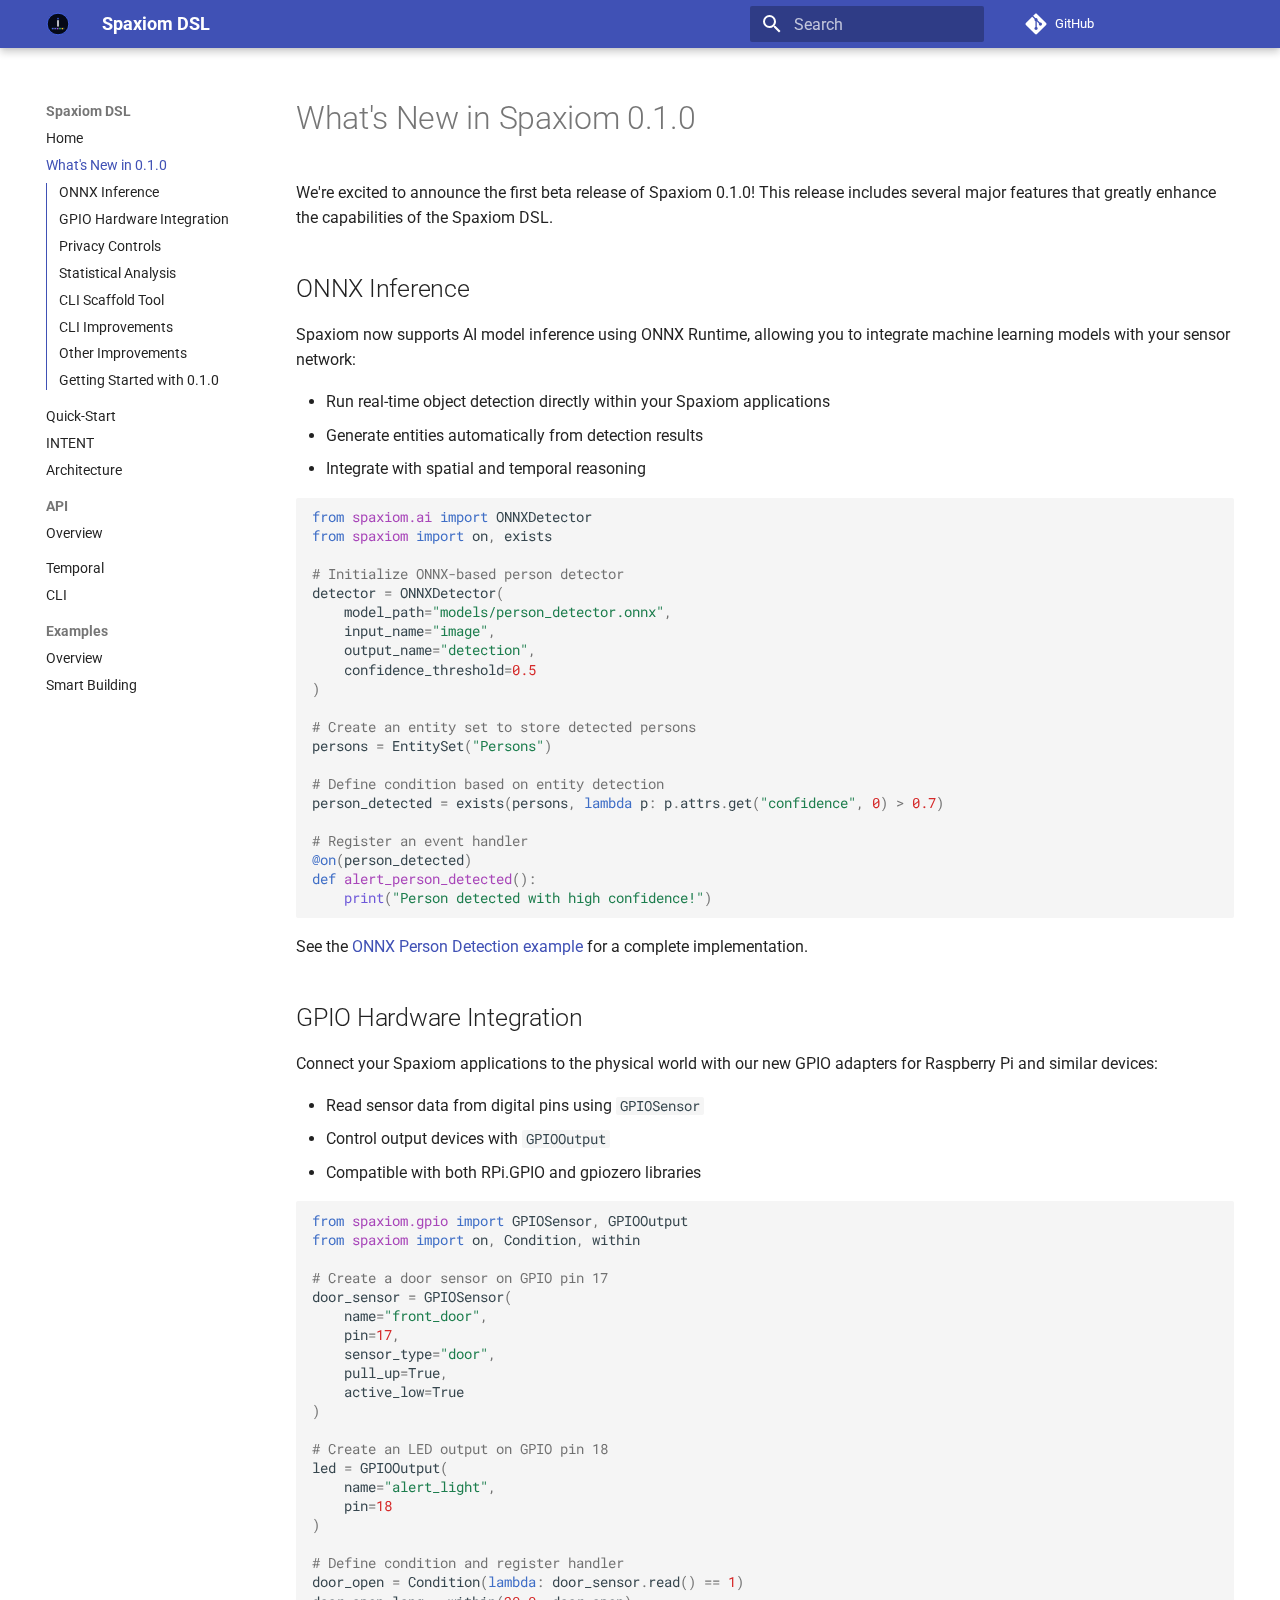
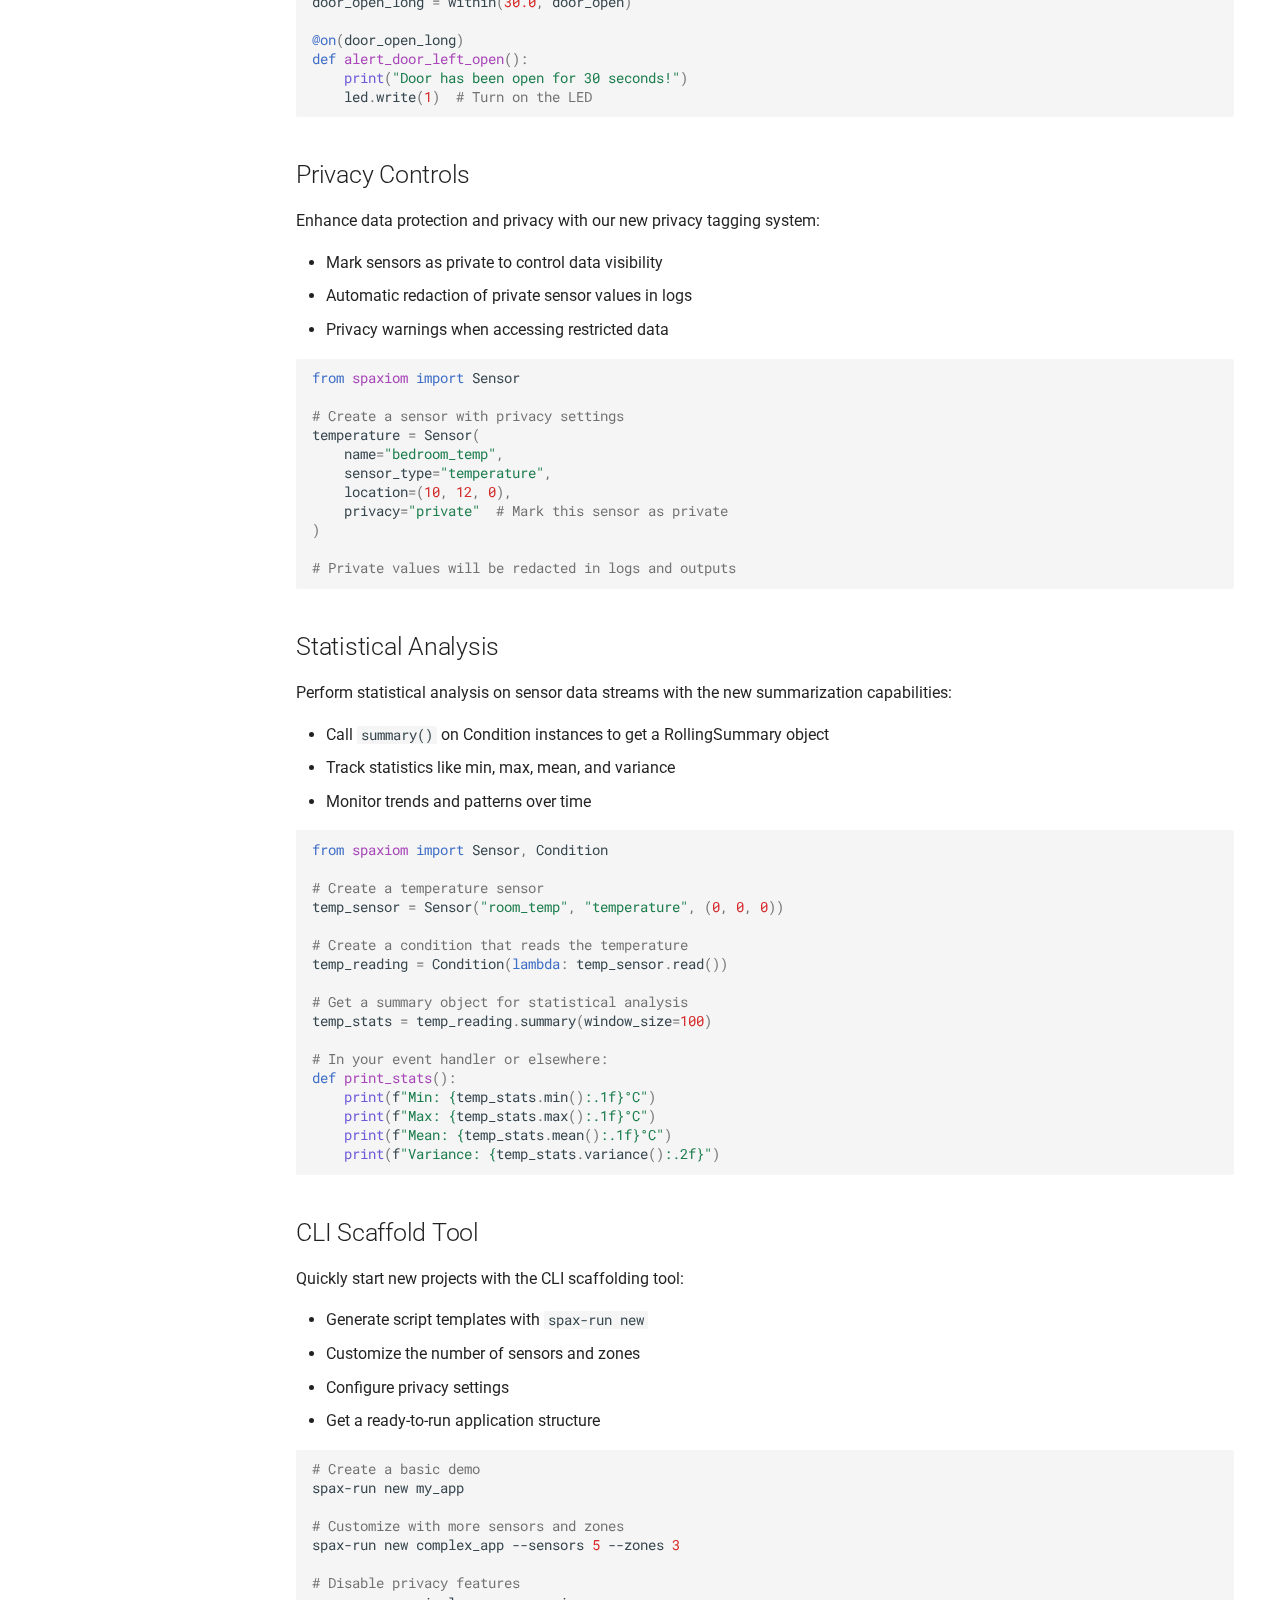
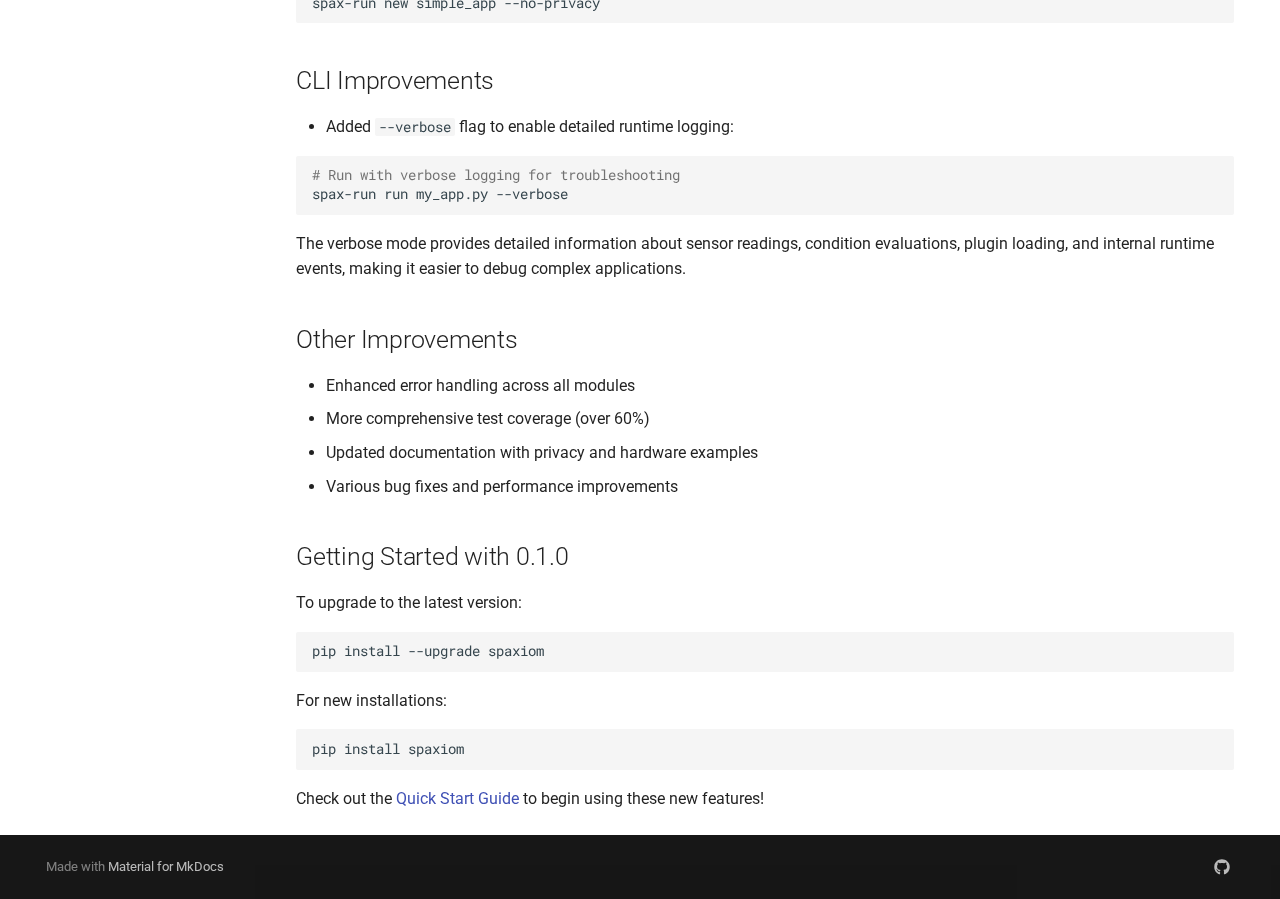
<file: whats_new/index.html>
<!doctype html>
<html lang="en" class="no-js">
  <head>
    
      <meta charset="utf-8">
      <meta name="viewport" content="width=device-width,initial-scale=1">
      
        <meta name="description" content="An embedded domain-specific language for spatial sensor fusion, temporal reasoning, and real-time event detection">
      
      
        <meta name="author" content="Joe Scanlin">
      
      
      
        <link rel="prev" href="..">
      
      
        <link rel="next" href="../quickstart/">
      
      
      <link rel="icon" href="../assets/images/favicon.png">
      <meta name="generator" content="mkdocs-1.6.1, mkdocs-material-9.6.23">
    
    
      
        <title>What's New in 0.1.0 - Spaxiom DSL</title>
      
    
    
      <link rel="stylesheet" href="../assets/stylesheets/main.84d31ad4.min.css">
      
        
        <link rel="stylesheet" href="../assets/stylesheets/palette.06af60db.min.css">
      
      


    
    
      
    
    
      
        
        
        <link rel="preconnect" href="https://fonts.gstatic.com" crossorigin>
        <link rel="stylesheet" href="https://fonts.googleapis.com/css?family=Roboto:300,300i,400,400i,700,700i%7CRoboto+Mono:400,400i,700,700i&display=fallback">
        <style>:root{--md-text-font:"Roboto";--md-code-font:"Roboto Mono"}</style>
      
    
    
      <link rel="stylesheet" href="../css/intent.css">
    
    <script>__md_scope=new URL("..",location),__md_hash=e=>[...e].reduce(((e,_)=>(e<<5)-e+_.charCodeAt(0)),0),__md_get=(e,_=localStorage,t=__md_scope)=>JSON.parse(_.getItem(t.pathname+"."+e)),__md_set=(e,_,t=localStorage,a=__md_scope)=>{try{t.setItem(a.pathname+"."+e,JSON.stringify(_))}catch(e){}}</script>
    
      

    
    
    
  </head>
  
  
    
    
    
    
    
    <body dir="ltr" data-md-color-scheme="default" data-md-color-primary="indigo" data-md-color-accent="blue">
  
    
    <input class="md-toggle" data-md-toggle="drawer" type="checkbox" id="__drawer" autocomplete="off">
    <input class="md-toggle" data-md-toggle="search" type="checkbox" id="__search" autocomplete="off">
    <label class="md-overlay" for="__drawer"></label>
    <div data-md-component="skip">
      
        
        <a href="#whats-new-in-spaxiom-010" class="md-skip">
          Skip to content
        </a>
      
    </div>
    <div data-md-component="announce">
      
    </div>
    
    
      

  

<header class="md-header md-header--shadow" data-md-component="header">
  <nav class="md-header__inner md-grid" aria-label="Header">
    <a href=".." title="Spaxiom DSL" class="md-header__button md-logo" aria-label="Spaxiom DSL" data-md-component="logo">
      
  <img src="../images/intent-logo.svg" alt="logo">

    </a>
    <label class="md-header__button md-icon" for="__drawer">
      
      <svg xmlns="http://www.w3.org/2000/svg" viewBox="0 0 24 24"><path d="M3 6h18v2H3zm0 5h18v2H3zm0 5h18v2H3z"/></svg>
    </label>
    <div class="md-header__title" data-md-component="header-title">
      <div class="md-header__ellipsis">
        <div class="md-header__topic">
          <span class="md-ellipsis">
            Spaxiom DSL
          </span>
        </div>
        <div class="md-header__topic" data-md-component="header-topic">
          <span class="md-ellipsis">
            
              What's New in 0.1.0
            
          </span>
        </div>
      </div>
    </div>
    
      
    
    
    
    
      
      
        <label class="md-header__button md-icon" for="__search">
          
          <svg xmlns="http://www.w3.org/2000/svg" viewBox="0 0 24 24"><path d="M9.5 3A6.5 6.5 0 0 1 16 9.5c0 1.61-.59 3.09-1.56 4.23l.27.27h.79l5 5-1.5 1.5-5-5v-.79l-.27-.27A6.52 6.52 0 0 1 9.5 16 6.5 6.5 0 0 1 3 9.5 6.5 6.5 0 0 1 9.5 3m0 2C7 5 5 7 5 9.5S7 14 9.5 14 14 12 14 9.5 12 5 9.5 5"/></svg>
        </label>
        <div class="md-search" data-md-component="search" role="dialog">
  <label class="md-search__overlay" for="__search"></label>
  <div class="md-search__inner" role="search">
    <form class="md-search__form" name="search">
      <input type="text" class="md-search__input" name="query" aria-label="Search" placeholder="Search" autocapitalize="off" autocorrect="off" autocomplete="off" spellcheck="false" data-md-component="search-query" required>
      <label class="md-search__icon md-icon" for="__search">
        
        <svg xmlns="http://www.w3.org/2000/svg" viewBox="0 0 24 24"><path d="M9.5 3A6.5 6.5 0 0 1 16 9.5c0 1.61-.59 3.09-1.56 4.23l.27.27h.79l5 5-1.5 1.5-5-5v-.79l-.27-.27A6.52 6.52 0 0 1 9.5 16 6.5 6.5 0 0 1 3 9.5 6.5 6.5 0 0 1 9.5 3m0 2C7 5 5 7 5 9.5S7 14 9.5 14 14 12 14 9.5 12 5 9.5 5"/></svg>
        
        <svg xmlns="http://www.w3.org/2000/svg" viewBox="0 0 24 24"><path d="M20 11v2H8l5.5 5.5-1.42 1.42L4.16 12l7.92-7.92L13.5 5.5 8 11z"/></svg>
      </label>
      <nav class="md-search__options" aria-label="Search">
        
        <button type="reset" class="md-search__icon md-icon" title="Clear" aria-label="Clear" tabindex="-1">
          
          <svg xmlns="http://www.w3.org/2000/svg" viewBox="0 0 24 24"><path d="M19 6.41 17.59 5 12 10.59 6.41 5 5 6.41 10.59 12 5 17.59 6.41 19 12 13.41 17.59 19 19 17.59 13.41 12z"/></svg>
        </button>
      </nav>
      
    </form>
    <div class="md-search__output">
      <div class="md-search__scrollwrap" tabindex="0" data-md-scrollfix>
        <div class="md-search-result" data-md-component="search-result">
          <div class="md-search-result__meta">
            Initializing search
          </div>
          <ol class="md-search-result__list" role="presentation"></ol>
        </div>
      </div>
    </div>
  </div>
</div>
      
    
    
      <div class="md-header__source">
        <a href="https://github.com/joescanlin/spaxiom-dsl" title="Go to repository" class="md-source" data-md-component="source">
  <div class="md-source__icon md-icon">
    
    <svg xmlns="http://www.w3.org/2000/svg" viewBox="0 0 448 512"><!--! Font Awesome Free 7.1.0 by @fontawesome - https://fontawesome.com License - https://fontawesome.com/license/free (Icons: CC BY 4.0, Fonts: SIL OFL 1.1, Code: MIT License) Copyright 2025 Fonticons, Inc.--><path d="M439.6 236.1 244 40.5c-5.4-5.5-12.8-8.5-20.4-8.5s-15 3-20.4 8.4L162.5 81l51.5 51.5c27.1-9.1 52.7 16.8 43.4 43.7l49.7 49.7c34.2-11.8 61.2 31 35.5 56.7-26.5 26.5-70.2-2.9-56-37.3L240.3 199v121.9c25.3 12.5 22.3 41.8 9.1 55-6.4 6.4-15.2 10.1-24.3 10.1s-17.8-3.6-24.3-10.1c-17.6-17.6-11.1-46.9 11.2-56v-123c-20.8-8.5-24.6-30.7-18.6-45L142.6 101 8.5 235.1C3 240.6 0 247.9 0 255.5s3 15 8.5 20.4l195.6 195.7c5.4 5.4 12.7 8.4 20.4 8.4s15-3 20.4-8.4l194.7-194.7c5.4-5.4 8.4-12.8 8.4-20.4s-3-15-8.4-20.4"/></svg>
  </div>
  <div class="md-source__repository">
    GitHub
  </div>
</a>
      </div>
    
  </nav>
  
</header>
    
    <div class="md-container" data-md-component="container">
      
      
        
          
        
      
      <main class="md-main" data-md-component="main">
        <div class="md-main__inner md-grid">
          
            
              
              <div class="md-sidebar md-sidebar--primary" data-md-component="sidebar" data-md-type="navigation" >
                <div class="md-sidebar__scrollwrap">
                  <div class="md-sidebar__inner">
                    



  

<nav class="md-nav md-nav--primary md-nav--integrated" aria-label="Navigation" data-md-level="0">
  <label class="md-nav__title" for="__drawer">
    <a href=".." title="Spaxiom DSL" class="md-nav__button md-logo" aria-label="Spaxiom DSL" data-md-component="logo">
      
  <img src="../images/intent-logo.svg" alt="logo">

    </a>
    Spaxiom DSL
  </label>
  
    <div class="md-nav__source">
      <a href="https://github.com/joescanlin/spaxiom-dsl" title="Go to repository" class="md-source" data-md-component="source">
  <div class="md-source__icon md-icon">
    
    <svg xmlns="http://www.w3.org/2000/svg" viewBox="0 0 448 512"><!--! Font Awesome Free 7.1.0 by @fontawesome - https://fontawesome.com License - https://fontawesome.com/license/free (Icons: CC BY 4.0, Fonts: SIL OFL 1.1, Code: MIT License) Copyright 2025 Fonticons, Inc.--><path d="M439.6 236.1 244 40.5c-5.4-5.5-12.8-8.5-20.4-8.5s-15 3-20.4 8.4L162.5 81l51.5 51.5c27.1-9.1 52.7 16.8 43.4 43.7l49.7 49.7c34.2-11.8 61.2 31 35.5 56.7-26.5 26.5-70.2-2.9-56-37.3L240.3 199v121.9c25.3 12.5 22.3 41.8 9.1 55-6.4 6.4-15.2 10.1-24.3 10.1s-17.8-3.6-24.3-10.1c-17.6-17.6-11.1-46.9 11.2-56v-123c-20.8-8.5-24.6-30.7-18.6-45L142.6 101 8.5 235.1C3 240.6 0 247.9 0 255.5s3 15 8.5 20.4l195.6 195.7c5.4 5.4 12.7 8.4 20.4 8.4s15-3 20.4-8.4l194.7-194.7c5.4-5.4 8.4-12.8 8.4-20.4s-3-15-8.4-20.4"/></svg>
  </div>
  <div class="md-source__repository">
    GitHub
  </div>
</a>
    </div>
  
  <ul class="md-nav__list" data-md-scrollfix>
    
      
      
  
  
  
  
    <li class="md-nav__item">
      <a href=".." class="md-nav__link">
        
  
  
  <span class="md-ellipsis">
    Home
    
  </span>
  

      </a>
    </li>
  

    
      
      
  
  
    
  
  
  
    <li class="md-nav__item md-nav__item--active">
      
      <input class="md-nav__toggle md-toggle" type="checkbox" id="__toc">
      
      
        
      
      
        <label class="md-nav__link md-nav__link--active" for="__toc">
          
  
  
  <span class="md-ellipsis">
    What's New in 0.1.0
    
  </span>
  

          <span class="md-nav__icon md-icon"></span>
        </label>
      
      <a href="./" class="md-nav__link md-nav__link--active">
        
  
  
  <span class="md-ellipsis">
    What's New in 0.1.0
    
  </span>
  

      </a>
      
        

<nav class="md-nav md-nav--secondary" aria-label="Table of contents">
  
  
  
    
  
  
    <label class="md-nav__title" for="__toc">
      <span class="md-nav__icon md-icon"></span>
      Table of contents
    </label>
    <ul class="md-nav__list" data-md-component="toc" data-md-scrollfix>
      
        <li class="md-nav__item">
  <a href="#onnx-inference" class="md-nav__link">
    <span class="md-ellipsis">
      ONNX Inference
    </span>
  </a>
  
</li>
      
        <li class="md-nav__item">
  <a href="#gpio-hardware-integration" class="md-nav__link">
    <span class="md-ellipsis">
      GPIO Hardware Integration
    </span>
  </a>
  
</li>
      
        <li class="md-nav__item">
  <a href="#privacy-controls" class="md-nav__link">
    <span class="md-ellipsis">
      Privacy Controls
    </span>
  </a>
  
</li>
      
        <li class="md-nav__item">
  <a href="#statistical-analysis" class="md-nav__link">
    <span class="md-ellipsis">
      Statistical Analysis
    </span>
  </a>
  
</li>
      
        <li class="md-nav__item">
  <a href="#cli-scaffold-tool" class="md-nav__link">
    <span class="md-ellipsis">
      CLI Scaffold Tool
    </span>
  </a>
  
</li>
      
        <li class="md-nav__item">
  <a href="#cli-improvements" class="md-nav__link">
    <span class="md-ellipsis">
      CLI Improvements
    </span>
  </a>
  
</li>
      
        <li class="md-nav__item">
  <a href="#other-improvements" class="md-nav__link">
    <span class="md-ellipsis">
      Other Improvements
    </span>
  </a>
  
</li>
      
        <li class="md-nav__item">
  <a href="#getting-started-with-010" class="md-nav__link">
    <span class="md-ellipsis">
      Getting Started with 0.1.0
    </span>
  </a>
  
</li>
      
    </ul>
  
</nav>
      
    </li>
  

    
      
      
  
  
  
  
    <li class="md-nav__item">
      <a href="../quickstart/" class="md-nav__link">
        
  
  
  <span class="md-ellipsis">
    Quick-Start
    
  </span>
  

      </a>
    </li>
  

    
      
      
  
  
  
  
    <li class="md-nav__item">
      <a href="../intent/" class="md-nav__link">
        
  
  
  <span class="md-ellipsis">
    INTENT
    
  </span>
  

      </a>
    </li>
  

    
      
      
  
  
  
  
    <li class="md-nav__item">
      <a href="../architecture/" class="md-nav__link">
        
  
  
  <span class="md-ellipsis">
    Architecture
    
  </span>
  

      </a>
    </li>
  

    
      
      
  
  
  
  
    
    
    
    
      
        
        
      
    
    
    <li class="md-nav__item md-nav__item--section md-nav__item--nested">
      
        
        
          
        
        <input class="md-nav__toggle md-toggle md-toggle--indeterminate" type="checkbox" id="__nav_6" >
        
          
          <label class="md-nav__link" for="__nav_6" id="__nav_6_label" tabindex="">
            
  
  
  <span class="md-ellipsis">
    API
    
  </span>
  

            <span class="md-nav__icon md-icon"></span>
          </label>
        
        <nav class="md-nav" data-md-level="1" aria-labelledby="__nav_6_label" aria-expanded="false">
          <label class="md-nav__title" for="__nav_6">
            <span class="md-nav__icon md-icon"></span>
            API
          </label>
          <ul class="md-nav__list" data-md-scrollfix>
            
              
                
  
  
  
  
    <li class="md-nav__item">
      <a href="../api/overview/" class="md-nav__link">
        
  
  
  <span class="md-ellipsis">
    Overview
    
  </span>
  

      </a>
    </li>
  

              
            
          </ul>
        </nav>
      
    </li>
  

    
      
      
  
  
  
  
    <li class="md-nav__item">
      <a href="../temporal_and_entities/" class="md-nav__link">
        
  
  
  <span class="md-ellipsis">
    Temporal
    
  </span>
  

      </a>
    </li>
  

    
      
      
  
  
  
  
    <li class="md-nav__item">
      <a href="../cli_usage/" class="md-nav__link">
        
  
  
  <span class="md-ellipsis">
    CLI
    
  </span>
  

      </a>
    </li>
  

    
      
      
  
  
  
  
    
    
    
    
      
        
        
      
    
    
    <li class="md-nav__item md-nav__item--section md-nav__item--nested">
      
        
        
          
        
        <input class="md-nav__toggle md-toggle md-toggle--indeterminate" type="checkbox" id="__nav_9" >
        
          
          <label class="md-nav__link" for="__nav_9" id="__nav_9_label" tabindex="">
            
  
  
  <span class="md-ellipsis">
    Examples
    
  </span>
  

            <span class="md-nav__icon md-icon"></span>
          </label>
        
        <nav class="md-nav" data-md-level="1" aria-labelledby="__nav_9_label" aria-expanded="false">
          <label class="md-nav__title" for="__nav_9">
            <span class="md-nav__icon md-icon"></span>
            Examples
          </label>
          <ul class="md-nav__list" data-md-scrollfix>
            
              
                
  
  
  
  
    <li class="md-nav__item">
      <a href="../examples/overview/" class="md-nav__link">
        
  
  
  <span class="md-ellipsis">
    Overview
    
  </span>
  

      </a>
    </li>
  

              
            
              
                
  
  
  
  
    <li class="md-nav__item">
      <a href="../examples/smart_building/" class="md-nav__link">
        
  
  
  <span class="md-ellipsis">
    Smart Building
    
  </span>
  

      </a>
    </li>
  

              
            
          </ul>
        </nav>
      
    </li>
  

    
  </ul>
</nav>
                  </div>
                </div>
              </div>
            
            
          
          
            <div class="md-content" data-md-component="content">
              <article class="md-content__inner md-typeset">
                
                  


  
  


<h1 id="whats-new-in-spaxiom-010">What's New in Spaxiom 0.1.0<a class="headerlink" href="#whats-new-in-spaxiom-010" title="Permanent link">&para;</a></h1>
<p>We're excited to announce the first beta release of Spaxiom 0.1.0! This release includes several major features that greatly enhance the capabilities of the Spaxiom DSL.</p>
<h2 id="onnx-inference">ONNX Inference<a class="headerlink" href="#onnx-inference" title="Permanent link">&para;</a></h2>
<p>Spaxiom now supports AI model inference using ONNX Runtime, allowing you to integrate machine learning models with your sensor network:</p>
<ul>
<li>Run real-time object detection directly within your Spaxiom applications</li>
<li>Generate entities automatically from detection results</li>
<li>Integrate with spatial and temporal reasoning</li>
</ul>
<div class="highlight"><pre><span></span><code><span class="kn">from</span><span class="w"> </span><span class="nn">spaxiom.ai</span><span class="w"> </span><span class="kn">import</span> <span class="n">ONNXDetector</span>
<span class="kn">from</span><span class="w"> </span><span class="nn">spaxiom</span><span class="w"> </span><span class="kn">import</span> <span class="n">on</span><span class="p">,</span> <span class="n">exists</span>

<span class="c1"># Initialize ONNX-based person detector</span>
<span class="n">detector</span> <span class="o">=</span> <span class="n">ONNXDetector</span><span class="p">(</span>
    <span class="n">model_path</span><span class="o">=</span><span class="s2">&quot;models/person_detector.onnx&quot;</span><span class="p">,</span>
    <span class="n">input_name</span><span class="o">=</span><span class="s2">&quot;image&quot;</span><span class="p">,</span>
    <span class="n">output_name</span><span class="o">=</span><span class="s2">&quot;detection&quot;</span><span class="p">,</span>
    <span class="n">confidence_threshold</span><span class="o">=</span><span class="mf">0.5</span>
<span class="p">)</span>

<span class="c1"># Create an entity set to store detected persons</span>
<span class="n">persons</span> <span class="o">=</span> <span class="n">EntitySet</span><span class="p">(</span><span class="s2">&quot;Persons&quot;</span><span class="p">)</span>

<span class="c1"># Define condition based on entity detection</span>
<span class="n">person_detected</span> <span class="o">=</span> <span class="n">exists</span><span class="p">(</span><span class="n">persons</span><span class="p">,</span> <span class="k">lambda</span> <span class="n">p</span><span class="p">:</span> <span class="n">p</span><span class="o">.</span><span class="n">attrs</span><span class="o">.</span><span class="n">get</span><span class="p">(</span><span class="s2">&quot;confidence&quot;</span><span class="p">,</span> <span class="mi">0</span><span class="p">)</span> <span class="o">&gt;</span> <span class="mf">0.7</span><span class="p">)</span>

<span class="c1"># Register an event handler</span>
<span class="nd">@on</span><span class="p">(</span><span class="n">person_detected</span><span class="p">)</span>
<span class="k">def</span><span class="w"> </span><span class="nf">alert_person_detected</span><span class="p">():</span>
    <span class="nb">print</span><span class="p">(</span><span class="s2">&quot;Person detected with high confidence!&quot;</span><span class="p">)</span>
</code></pre></div>
<p>See the <a href="examples/onnx_person_demo.py">ONNX Person Detection example</a> for a complete implementation.</p>
<h2 id="gpio-hardware-integration">GPIO Hardware Integration<a class="headerlink" href="#gpio-hardware-integration" title="Permanent link">&para;</a></h2>
<p>Connect your Spaxiom applications to the physical world with our new GPIO adapters for Raspberry Pi and similar devices:</p>
<ul>
<li>Read sensor data from digital pins using <code>GPIOSensor</code></li>
<li>Control output devices with <code>GPIOOutput</code></li>
<li>Compatible with both RPi.GPIO and gpiozero libraries</li>
</ul>
<div class="highlight"><pre><span></span><code><span class="kn">from</span><span class="w"> </span><span class="nn">spaxiom.gpio</span><span class="w"> </span><span class="kn">import</span> <span class="n">GPIOSensor</span><span class="p">,</span> <span class="n">GPIOOutput</span>
<span class="kn">from</span><span class="w"> </span><span class="nn">spaxiom</span><span class="w"> </span><span class="kn">import</span> <span class="n">on</span><span class="p">,</span> <span class="n">Condition</span><span class="p">,</span> <span class="n">within</span>

<span class="c1"># Create a door sensor on GPIO pin 17</span>
<span class="n">door_sensor</span> <span class="o">=</span> <span class="n">GPIOSensor</span><span class="p">(</span>
    <span class="n">name</span><span class="o">=</span><span class="s2">&quot;front_door&quot;</span><span class="p">,</span>
    <span class="n">pin</span><span class="o">=</span><span class="mi">17</span><span class="p">,</span>
    <span class="n">sensor_type</span><span class="o">=</span><span class="s2">&quot;door&quot;</span><span class="p">,</span>
    <span class="n">pull_up</span><span class="o">=</span><span class="kc">True</span><span class="p">,</span>
    <span class="n">active_low</span><span class="o">=</span><span class="kc">True</span>
<span class="p">)</span>

<span class="c1"># Create an LED output on GPIO pin 18</span>
<span class="n">led</span> <span class="o">=</span> <span class="n">GPIOOutput</span><span class="p">(</span>
    <span class="n">name</span><span class="o">=</span><span class="s2">&quot;alert_light&quot;</span><span class="p">,</span>
    <span class="n">pin</span><span class="o">=</span><span class="mi">18</span>
<span class="p">)</span>

<span class="c1"># Define condition and register handler</span>
<span class="n">door_open</span> <span class="o">=</span> <span class="n">Condition</span><span class="p">(</span><span class="k">lambda</span><span class="p">:</span> <span class="n">door_sensor</span><span class="o">.</span><span class="n">read</span><span class="p">()</span> <span class="o">==</span> <span class="mi">1</span><span class="p">)</span>
<span class="n">door_open_long</span> <span class="o">=</span> <span class="n">within</span><span class="p">(</span><span class="mf">30.0</span><span class="p">,</span> <span class="n">door_open</span><span class="p">)</span>

<span class="nd">@on</span><span class="p">(</span><span class="n">door_open_long</span><span class="p">)</span>
<span class="k">def</span><span class="w"> </span><span class="nf">alert_door_left_open</span><span class="p">():</span>
    <span class="nb">print</span><span class="p">(</span><span class="s2">&quot;Door has been open for 30 seconds!&quot;</span><span class="p">)</span>
    <span class="n">led</span><span class="o">.</span><span class="n">write</span><span class="p">(</span><span class="mi">1</span><span class="p">)</span>  <span class="c1"># Turn on the LED</span>
</code></pre></div>
<h2 id="privacy-controls">Privacy Controls<a class="headerlink" href="#privacy-controls" title="Permanent link">&para;</a></h2>
<p>Enhance data protection and privacy with our new privacy tagging system:</p>
<ul>
<li>Mark sensors as private to control data visibility</li>
<li>Automatic redaction of private sensor values in logs</li>
<li>Privacy warnings when accessing restricted data</li>
</ul>
<div class="highlight"><pre><span></span><code><span class="kn">from</span><span class="w"> </span><span class="nn">spaxiom</span><span class="w"> </span><span class="kn">import</span> <span class="n">Sensor</span>

<span class="c1"># Create a sensor with privacy settings</span>
<span class="n">temperature</span> <span class="o">=</span> <span class="n">Sensor</span><span class="p">(</span>
    <span class="n">name</span><span class="o">=</span><span class="s2">&quot;bedroom_temp&quot;</span><span class="p">,</span>
    <span class="n">sensor_type</span><span class="o">=</span><span class="s2">&quot;temperature&quot;</span><span class="p">,</span>
    <span class="n">location</span><span class="o">=</span><span class="p">(</span><span class="mi">10</span><span class="p">,</span> <span class="mi">12</span><span class="p">,</span> <span class="mi">0</span><span class="p">),</span>
    <span class="n">privacy</span><span class="o">=</span><span class="s2">&quot;private&quot;</span>  <span class="c1"># Mark this sensor as private</span>
<span class="p">)</span>

<span class="c1"># Private values will be redacted in logs and outputs</span>
</code></pre></div>
<h2 id="statistical-analysis">Statistical Analysis<a class="headerlink" href="#statistical-analysis" title="Permanent link">&para;</a></h2>
<p>Perform statistical analysis on sensor data streams with the new summarization capabilities:</p>
<ul>
<li>Call <code>summary()</code> on Condition instances to get a RollingSummary object</li>
<li>Track statistics like min, max, mean, and variance</li>
<li>Monitor trends and patterns over time</li>
</ul>
<div class="highlight"><pre><span></span><code><span class="kn">from</span><span class="w"> </span><span class="nn">spaxiom</span><span class="w"> </span><span class="kn">import</span> <span class="n">Sensor</span><span class="p">,</span> <span class="n">Condition</span>

<span class="c1"># Create a temperature sensor</span>
<span class="n">temp_sensor</span> <span class="o">=</span> <span class="n">Sensor</span><span class="p">(</span><span class="s2">&quot;room_temp&quot;</span><span class="p">,</span> <span class="s2">&quot;temperature&quot;</span><span class="p">,</span> <span class="p">(</span><span class="mi">0</span><span class="p">,</span> <span class="mi">0</span><span class="p">,</span> <span class="mi">0</span><span class="p">))</span>

<span class="c1"># Create a condition that reads the temperature</span>
<span class="n">temp_reading</span> <span class="o">=</span> <span class="n">Condition</span><span class="p">(</span><span class="k">lambda</span><span class="p">:</span> <span class="n">temp_sensor</span><span class="o">.</span><span class="n">read</span><span class="p">())</span>

<span class="c1"># Get a summary object for statistical analysis</span>
<span class="n">temp_stats</span> <span class="o">=</span> <span class="n">temp_reading</span><span class="o">.</span><span class="n">summary</span><span class="p">(</span><span class="n">window_size</span><span class="o">=</span><span class="mi">100</span><span class="p">)</span>

<span class="c1"># In your event handler or elsewhere:</span>
<span class="k">def</span><span class="w"> </span><span class="nf">print_stats</span><span class="p">():</span>
    <span class="nb">print</span><span class="p">(</span><span class="sa">f</span><span class="s2">&quot;Min: </span><span class="si">{</span><span class="n">temp_stats</span><span class="o">.</span><span class="n">min</span><span class="p">()</span><span class="si">:</span><span class="s2">.1f</span><span class="si">}</span><span class="s2">°C&quot;</span><span class="p">)</span>
    <span class="nb">print</span><span class="p">(</span><span class="sa">f</span><span class="s2">&quot;Max: </span><span class="si">{</span><span class="n">temp_stats</span><span class="o">.</span><span class="n">max</span><span class="p">()</span><span class="si">:</span><span class="s2">.1f</span><span class="si">}</span><span class="s2">°C&quot;</span><span class="p">)</span>
    <span class="nb">print</span><span class="p">(</span><span class="sa">f</span><span class="s2">&quot;Mean: </span><span class="si">{</span><span class="n">temp_stats</span><span class="o">.</span><span class="n">mean</span><span class="p">()</span><span class="si">:</span><span class="s2">.1f</span><span class="si">}</span><span class="s2">°C&quot;</span><span class="p">)</span>
    <span class="nb">print</span><span class="p">(</span><span class="sa">f</span><span class="s2">&quot;Variance: </span><span class="si">{</span><span class="n">temp_stats</span><span class="o">.</span><span class="n">variance</span><span class="p">()</span><span class="si">:</span><span class="s2">.2f</span><span class="si">}</span><span class="s2">&quot;</span><span class="p">)</span>
</code></pre></div>
<h2 id="cli-scaffold-tool">CLI Scaffold Tool<a class="headerlink" href="#cli-scaffold-tool" title="Permanent link">&para;</a></h2>
<p>Quickly start new projects with the CLI scaffolding tool:</p>
<ul>
<li>Generate script templates with <code>spax-run new</code></li>
<li>Customize the number of sensors and zones</li>
<li>Configure privacy settings</li>
<li>Get a ready-to-run application structure</li>
</ul>
<div class="highlight"><pre><span></span><code><span class="c1"># Create a basic demo</span>
spax-run<span class="w"> </span>new<span class="w"> </span>my_app

<span class="c1"># Customize with more sensors and zones</span>
spax-run<span class="w"> </span>new<span class="w"> </span>complex_app<span class="w"> </span>--sensors<span class="w"> </span><span class="m">5</span><span class="w"> </span>--zones<span class="w"> </span><span class="m">3</span><span class="w"> </span>

<span class="c1"># Disable privacy features</span>
spax-run<span class="w"> </span>new<span class="w"> </span>simple_app<span class="w"> </span>--no-privacy
</code></pre></div>
<h2 id="cli-improvements">CLI Improvements<a class="headerlink" href="#cli-improvements" title="Permanent link">&para;</a></h2>
<ul>
<li>Added <code>--verbose</code> flag to enable detailed runtime logging:</li>
</ul>
<div class="highlight"><pre><span></span><code><span class="c1"># Run with verbose logging for troubleshooting</span>
spax-run<span class="w"> </span>run<span class="w"> </span>my_app.py<span class="w"> </span>--verbose
</code></pre></div>
<p>The verbose mode provides detailed information about sensor readings, condition evaluations, plugin loading, and internal runtime events, making it easier to debug complex applications.</p>
<h2 id="other-improvements">Other Improvements<a class="headerlink" href="#other-improvements" title="Permanent link">&para;</a></h2>
<ul>
<li>Enhanced error handling across all modules</li>
<li>More comprehensive test coverage (over 60%)</li>
<li>Updated documentation with privacy and hardware examples</li>
<li>Various bug fixes and performance improvements</li>
</ul>
<h2 id="getting-started-with-010">Getting Started with 0.1.0<a class="headerlink" href="#getting-started-with-010" title="Permanent link">&para;</a></h2>
<p>To upgrade to the latest version:</p>
<div class="highlight"><pre><span></span><code>pip<span class="w"> </span>install<span class="w"> </span>--upgrade<span class="w"> </span>spaxiom
</code></pre></div>
<p>For new installations:</p>
<div class="highlight"><pre><span></span><code>pip<span class="w"> </span>install<span class="w"> </span>spaxiom
</code></pre></div>
<p>Check out the <a href="../quickstart/">Quick Start Guide</a> to begin using these new features! </p>












                
              </article>
            </div>
          
          
<script>var target=document.getElementById(location.hash.slice(1));target&&target.name&&(target.checked=target.name.startsWith("__tabbed_"))</script>
        </div>
        
      </main>
      
        <footer class="md-footer">
  
  <div class="md-footer-meta md-typeset">
    <div class="md-footer-meta__inner md-grid">
      <div class="md-copyright">
  
  
    Made with
    <a href="https://squidfunk.github.io/mkdocs-material/" target="_blank" rel="noopener">
      Material for MkDocs
    </a>
  
</div>
      
        
<div class="md-social">
  
    
    
    
    
      
      
    
    <a href="https://github.com/joescanlin/spaxiom-dsl" target="_blank" rel="noopener" title="github.com" class="md-social__link">
      <svg xmlns="http://www.w3.org/2000/svg" viewBox="0 0 512 512"><!--! Font Awesome Free 7.1.0 by @fontawesome - https://fontawesome.com License - https://fontawesome.com/license/free (Icons: CC BY 4.0, Fonts: SIL OFL 1.1, Code: MIT License) Copyright 2025 Fonticons, Inc.--><path d="M173.9 397.4c0 2-2.3 3.6-5.2 3.6-3.3.3-5.6-1.3-5.6-3.6 0-2 2.3-3.6 5.2-3.6 3-.3 5.6 1.3 5.6 3.6m-31.1-4.5c-.7 2 1.3 4.3 4.3 4.9 2.6 1 5.6 0 6.2-2s-1.3-4.3-4.3-5.2c-2.6-.7-5.5.3-6.2 2.3m44.2-1.7c-2.9.7-4.9 2.6-4.6 4.9.3 2 2.9 3.3 5.9 2.6 2.9-.7 4.9-2.6 4.6-4.6-.3-1.9-3-3.2-5.9-2.9M252.8 8C114.1 8 8 113.3 8 252c0 110.9 69.8 205.8 169.5 239.2 12.8 2.3 17.3-5.6 17.3-12.1 0-6.2-.3-40.4-.3-61.4 0 0-70 15-84.7-29.8 0 0-11.4-29.1-27.8-36.6 0 0-22.9-15.7 1.6-15.4 0 0 24.9 2 38.6 25.8 21.9 38.6 58.6 27.5 72.9 20.9 2.3-16 8.8-27.1 16-33.7-55.9-6.2-112.3-14.3-112.3-110.5 0-27.5 7.6-41.3 23.6-58.9-2.6-6.5-11.1-33.3 2.6-67.9 20.9-6.5 69 27 69 27 20-5.6 41.5-8.5 62.8-8.5s42.8 2.9 62.8 8.5c0 0 48.1-33.6 69-27 13.7 34.7 5.2 61.4 2.6 67.9 16 17.7 25.8 31.5 25.8 58.9 0 96.5-58.9 104.2-114.8 110.5 9.2 7.9 17 22.9 17 46.4 0 33.7-.3 75.4-.3 83.6 0 6.5 4.6 14.4 17.3 12.1C436.2 457.8 504 362.9 504 252 504 113.3 391.5 8 252.8 8M105.2 352.9c-1.3 1-1 3.3.7 5.2 1.6 1.6 3.9 2.3 5.2 1 1.3-1 1-3.3-.7-5.2-1.6-1.6-3.9-2.3-5.2-1m-10.8-8.1c-.7 1.3.3 2.9 2.3 3.9 1.6 1 3.6.7 4.3-.7.7-1.3-.3-2.9-2.3-3.9-2-.6-3.6-.3-4.3.7m32.4 35.6c-1.6 1.3-1 4.3 1.3 6.2 2.3 2.3 5.2 2.6 6.5 1 1.3-1.3.7-4.3-1.3-6.2-2.2-2.3-5.2-2.6-6.5-1m-11.4-14.7c-1.6 1-1.6 3.6 0 5.9s4.3 3.3 5.6 2.3c1.6-1.3 1.6-3.9 0-6.2-1.4-2.3-4-3.3-5.6-2"/></svg>
    </a>
  
</div>
      
    </div>
  </div>
</footer>
      
    </div>
    <div class="md-dialog" data-md-component="dialog">
      <div class="md-dialog__inner md-typeset"></div>
    </div>
    
    
    
      
      <script id="__config" type="application/json">{"base": "..", "features": ["navigation.instant", "navigation.tracking", "navigation.sections", "navigation.expand", "toc.integrate"], "search": "../assets/javascripts/workers/search.973d3a69.min.js", "tags": null, "translations": {"clipboard.copied": "Copied to clipboard", "clipboard.copy": "Copy to clipboard", "search.result.more.one": "1 more on this page", "search.result.more.other": "# more on this page", "search.result.none": "No matching documents", "search.result.one": "1 matching document", "search.result.other": "# matching documents", "search.result.placeholder": "Type to start searching", "search.result.term.missing": "Missing", "select.version": "Select version"}, "version": null}</script>
    
    
      <script src="../assets/javascripts/bundle.f55a23d4.min.js"></script>
      
    
  </body>
</html>
</file>
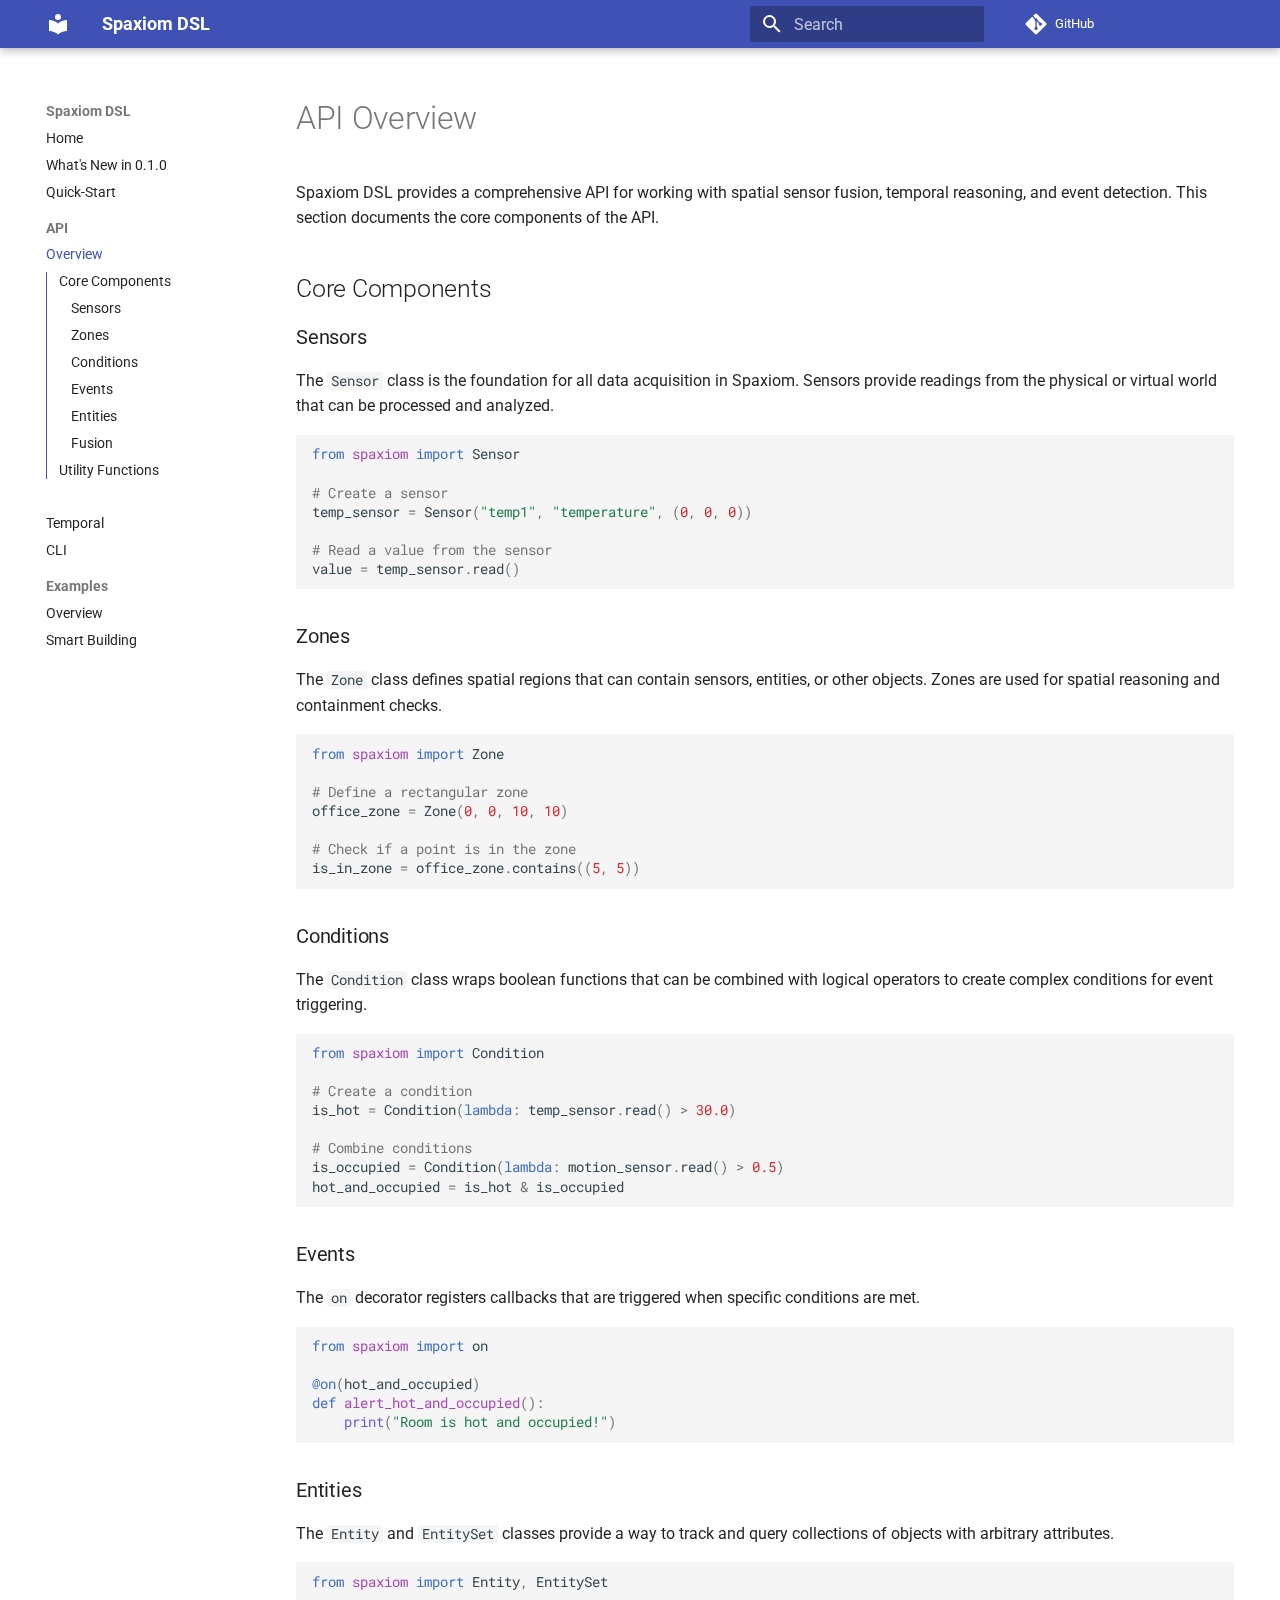
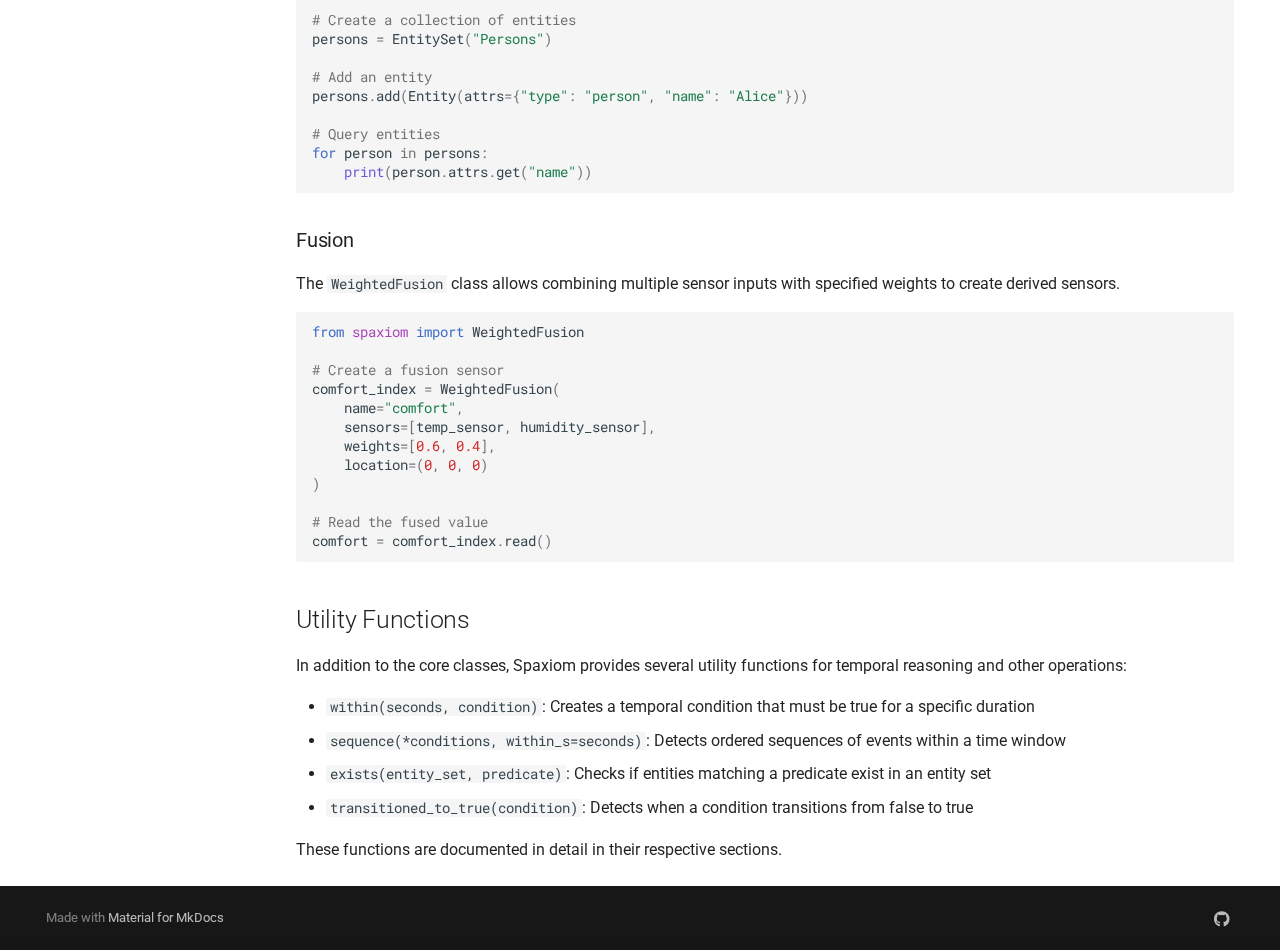
<file: api/overview/index.html>
<!doctype html>
<html lang="en" class="no-js">
  <head>
    
      <meta charset="utf-8">
      <meta name="viewport" content="width=device-width,initial-scale=1">
      
        <meta name="description" content="An embedded domain-specific language for spatial sensor fusion, temporal reasoning, and real-time event detection">
      
      
        <meta name="author" content="Joe Scanlin">
      
      
      
        <link rel="prev" href="../../quickstart/">
      
      
        <link rel="next" href="../../temporal_and_entities/">
      
      
      <link rel="icon" href="../../assets/images/favicon.png">
      <meta name="generator" content="mkdocs-1.6.1, mkdocs-material-9.6.14">
    
    
      
        <title>Overview - Spaxiom DSL</title>
      
    
    
      <link rel="stylesheet" href="../../assets/stylesheets/main.342714a4.min.css">
      
        
        <link rel="stylesheet" href="../../assets/stylesheets/palette.06af60db.min.css">
      
      


    
    
      
    
    
      
        
        
        <link rel="preconnect" href="https://fonts.gstatic.com" crossorigin>
        <link rel="stylesheet" href="https://fonts.googleapis.com/css?family=Roboto:300,300i,400,400i,700,700i%7CRoboto+Mono:400,400i,700,700i&display=fallback">
        <style>:root{--md-text-font:"Roboto";--md-code-font:"Roboto Mono"}</style>
      
    
    
    <script>__md_scope=new URL("../..",location),__md_hash=e=>[...e].reduce(((e,_)=>(e<<5)-e+_.charCodeAt(0)),0),__md_get=(e,_=localStorage,t=__md_scope)=>JSON.parse(_.getItem(t.pathname+"."+e)),__md_set=(e,_,t=localStorage,a=__md_scope)=>{try{t.setItem(a.pathname+"."+e,JSON.stringify(_))}catch(e){}}</script>
    
      

    
    
    
  </head>
  
  
    
    
    
    
    
    <body dir="ltr" data-md-color-scheme="default" data-md-color-primary="indigo" data-md-color-accent="blue">
  
    
    <input class="md-toggle" data-md-toggle="drawer" type="checkbox" id="__drawer" autocomplete="off">
    <input class="md-toggle" data-md-toggle="search" type="checkbox" id="__search" autocomplete="off">
    <label class="md-overlay" for="__drawer"></label>
    <div data-md-component="skip">
      
        
        <a href="#api-overview" class="md-skip">
          Skip to content
        </a>
      
    </div>
    <div data-md-component="announce">
      
    </div>
    
    
      

  

<header class="md-header md-header--shadow" data-md-component="header">
  <nav class="md-header__inner md-grid" aria-label="Header">
    <a href="../.." title="Spaxiom DSL" class="md-header__button md-logo" aria-label="Spaxiom DSL" data-md-component="logo">
      
  
  <svg xmlns="http://www.w3.org/2000/svg" viewBox="0 0 24 24"><path d="M12 8a3 3 0 0 0 3-3 3 3 0 0 0-3-3 3 3 0 0 0-3 3 3 3 0 0 0 3 3m0 3.54C9.64 9.35 6.5 8 3 8v11c3.5 0 6.64 1.35 9 3.54 2.36-2.19 5.5-3.54 9-3.54V8c-3.5 0-6.64 1.35-9 3.54"/></svg>

    </a>
    <label class="md-header__button md-icon" for="__drawer">
      
      <svg xmlns="http://www.w3.org/2000/svg" viewBox="0 0 24 24"><path d="M3 6h18v2H3zm0 5h18v2H3zm0 5h18v2H3z"/></svg>
    </label>
    <div class="md-header__title" data-md-component="header-title">
      <div class="md-header__ellipsis">
        <div class="md-header__topic">
          <span class="md-ellipsis">
            Spaxiom DSL
          </span>
        </div>
        <div class="md-header__topic" data-md-component="header-topic">
          <span class="md-ellipsis">
            
              Overview
            
          </span>
        </div>
      </div>
    </div>
    
      
    
    
    
    
      
      
        <label class="md-header__button md-icon" for="__search">
          
          <svg xmlns="http://www.w3.org/2000/svg" viewBox="0 0 24 24"><path d="M9.5 3A6.5 6.5 0 0 1 16 9.5c0 1.61-.59 3.09-1.56 4.23l.27.27h.79l5 5-1.5 1.5-5-5v-.79l-.27-.27A6.52 6.52 0 0 1 9.5 16 6.5 6.5 0 0 1 3 9.5 6.5 6.5 0 0 1 9.5 3m0 2C7 5 5 7 5 9.5S7 14 9.5 14 14 12 14 9.5 12 5 9.5 5"/></svg>
        </label>
        <div class="md-search" data-md-component="search" role="dialog">
  <label class="md-search__overlay" for="__search"></label>
  <div class="md-search__inner" role="search">
    <form class="md-search__form" name="search">
      <input type="text" class="md-search__input" name="query" aria-label="Search" placeholder="Search" autocapitalize="off" autocorrect="off" autocomplete="off" spellcheck="false" data-md-component="search-query" required>
      <label class="md-search__icon md-icon" for="__search">
        
        <svg xmlns="http://www.w3.org/2000/svg" viewBox="0 0 24 24"><path d="M9.5 3A6.5 6.5 0 0 1 16 9.5c0 1.61-.59 3.09-1.56 4.23l.27.27h.79l5 5-1.5 1.5-5-5v-.79l-.27-.27A6.52 6.52 0 0 1 9.5 16 6.5 6.5 0 0 1 3 9.5 6.5 6.5 0 0 1 9.5 3m0 2C7 5 5 7 5 9.5S7 14 9.5 14 14 12 14 9.5 12 5 9.5 5"/></svg>
        
        <svg xmlns="http://www.w3.org/2000/svg" viewBox="0 0 24 24"><path d="M20 11v2H8l5.5 5.5-1.42 1.42L4.16 12l7.92-7.92L13.5 5.5 8 11z"/></svg>
      </label>
      <nav class="md-search__options" aria-label="Search">
        
        <button type="reset" class="md-search__icon md-icon" title="Clear" aria-label="Clear" tabindex="-1">
          
          <svg xmlns="http://www.w3.org/2000/svg" viewBox="0 0 24 24"><path d="M19 6.41 17.59 5 12 10.59 6.41 5 5 6.41 10.59 12 5 17.59 6.41 19 12 13.41 17.59 19 19 17.59 13.41 12z"/></svg>
        </button>
      </nav>
      
    </form>
    <div class="md-search__output">
      <div class="md-search__scrollwrap" tabindex="0" data-md-scrollfix>
        <div class="md-search-result" data-md-component="search-result">
          <div class="md-search-result__meta">
            Initializing search
          </div>
          <ol class="md-search-result__list" role="presentation"></ol>
        </div>
      </div>
    </div>
  </div>
</div>
      
    
    
      <div class="md-header__source">
        <a href="https://github.com/joescanlin/spaxiom-dsl" title="Go to repository" class="md-source" data-md-component="source">
  <div class="md-source__icon md-icon">
    
    <svg xmlns="http://www.w3.org/2000/svg" viewBox="0 0 448 512"><!--! Font Awesome Free 6.7.2 by @fontawesome - https://fontawesome.com License - https://fontawesome.com/license/free (Icons: CC BY 4.0, Fonts: SIL OFL 1.1, Code: MIT License) Copyright 2024 Fonticons, Inc.--><path d="M439.55 236.05 244 40.45a28.87 28.87 0 0 0-40.81 0l-40.66 40.63 51.52 51.52c27.06-9.14 52.68 16.77 43.39 43.68l49.66 49.66c34.23-11.8 61.18 31 35.47 56.69-26.49 26.49-70.21-2.87-56-37.34L240.22 199v121.85c25.3 12.54 22.26 41.85 9.08 55a34.34 34.34 0 0 1-48.55 0c-17.57-17.6-11.07-46.91 11.25-56v-123c-20.8-8.51-24.6-30.74-18.64-45L142.57 101 8.45 235.14a28.86 28.86 0 0 0 0 40.81l195.61 195.6a28.86 28.86 0 0 0 40.8 0l194.69-194.69a28.86 28.86 0 0 0 0-40.81"/></svg>
  </div>
  <div class="md-source__repository">
    GitHub
  </div>
</a>
      </div>
    
  </nav>
  
</header>
    
    <div class="md-container" data-md-component="container">
      
      
        
          
        
      
      <main class="md-main" data-md-component="main">
        <div class="md-main__inner md-grid">
          
            
              
              <div class="md-sidebar md-sidebar--primary" data-md-component="sidebar" data-md-type="navigation" >
                <div class="md-sidebar__scrollwrap">
                  <div class="md-sidebar__inner">
                    



  

<nav class="md-nav md-nav--primary md-nav--integrated" aria-label="Navigation" data-md-level="0">
  <label class="md-nav__title" for="__drawer">
    <a href="../.." title="Spaxiom DSL" class="md-nav__button md-logo" aria-label="Spaxiom DSL" data-md-component="logo">
      
  
  <svg xmlns="http://www.w3.org/2000/svg" viewBox="0 0 24 24"><path d="M12 8a3 3 0 0 0 3-3 3 3 0 0 0-3-3 3 3 0 0 0-3 3 3 3 0 0 0 3 3m0 3.54C9.64 9.35 6.5 8 3 8v11c3.5 0 6.64 1.35 9 3.54 2.36-2.19 5.5-3.54 9-3.54V8c-3.5 0-6.64 1.35-9 3.54"/></svg>

    </a>
    Spaxiom DSL
  </label>
  
    <div class="md-nav__source">
      <a href="https://github.com/joescanlin/spaxiom-dsl" title="Go to repository" class="md-source" data-md-component="source">
  <div class="md-source__icon md-icon">
    
    <svg xmlns="http://www.w3.org/2000/svg" viewBox="0 0 448 512"><!--! Font Awesome Free 6.7.2 by @fontawesome - https://fontawesome.com License - https://fontawesome.com/license/free (Icons: CC BY 4.0, Fonts: SIL OFL 1.1, Code: MIT License) Copyright 2024 Fonticons, Inc.--><path d="M439.55 236.05 244 40.45a28.87 28.87 0 0 0-40.81 0l-40.66 40.63 51.52 51.52c27.06-9.14 52.68 16.77 43.39 43.68l49.66 49.66c34.23-11.8 61.18 31 35.47 56.69-26.49 26.49-70.21-2.87-56-37.34L240.22 199v121.85c25.3 12.54 22.26 41.85 9.08 55a34.34 34.34 0 0 1-48.55 0c-17.57-17.6-11.07-46.91 11.25-56v-123c-20.8-8.51-24.6-30.74-18.64-45L142.57 101 8.45 235.14a28.86 28.86 0 0 0 0 40.81l195.61 195.6a28.86 28.86 0 0 0 40.8 0l194.69-194.69a28.86 28.86 0 0 0 0-40.81"/></svg>
  </div>
  <div class="md-source__repository">
    GitHub
  </div>
</a>
    </div>
  
  <ul class="md-nav__list" data-md-scrollfix>
    
      
      
  
  
  
  
    <li class="md-nav__item">
      <a href="../.." class="md-nav__link">
        
  
  
  <span class="md-ellipsis">
    Home
    
  </span>
  

      </a>
    </li>
  

    
      
      
  
  
  
  
    <li class="md-nav__item">
      <a href="../../whats_new/" class="md-nav__link">
        
  
  
  <span class="md-ellipsis">
    What's New in 0.1.0
    
  </span>
  

      </a>
    </li>
  

    
      
      
  
  
  
  
    <li class="md-nav__item">
      <a href="../../quickstart/" class="md-nav__link">
        
  
  
  <span class="md-ellipsis">
    Quick-Start
    
  </span>
  

      </a>
    </li>
  

    
      
      
  
  
    
  
  
  
    
    
    
    
      
        
        
      
    
    
    <li class="md-nav__item md-nav__item--active md-nav__item--section md-nav__item--nested">
      
        
        
        <input class="md-nav__toggle md-toggle " type="checkbox" id="__nav_4" checked>
        
          
          <label class="md-nav__link" for="__nav_4" id="__nav_4_label" tabindex="">
            
  
  
  <span class="md-ellipsis">
    API
    
  </span>
  

            <span class="md-nav__icon md-icon"></span>
          </label>
        
        <nav class="md-nav" data-md-level="1" aria-labelledby="__nav_4_label" aria-expanded="true">
          <label class="md-nav__title" for="__nav_4">
            <span class="md-nav__icon md-icon"></span>
            API
          </label>
          <ul class="md-nav__list" data-md-scrollfix>
            
              
                
  
  
    
  
  
  
    <li class="md-nav__item md-nav__item--active">
      
      <input class="md-nav__toggle md-toggle" type="checkbox" id="__toc">
      
      
        
      
      
        <label class="md-nav__link md-nav__link--active" for="__toc">
          
  
  
  <span class="md-ellipsis">
    Overview
    
  </span>
  

          <span class="md-nav__icon md-icon"></span>
        </label>
      
      <a href="./" class="md-nav__link md-nav__link--active">
        
  
  
  <span class="md-ellipsis">
    Overview
    
  </span>
  

      </a>
      
        

<nav class="md-nav md-nav--secondary" aria-label="Table of contents">
  
  
  
    
  
  
    <label class="md-nav__title" for="__toc">
      <span class="md-nav__icon md-icon"></span>
      Table of contents
    </label>
    <ul class="md-nav__list" data-md-component="toc" data-md-scrollfix>
      
        <li class="md-nav__item">
  <a href="#core-components" class="md-nav__link">
    <span class="md-ellipsis">
      Core Components
    </span>
  </a>
  
    <nav class="md-nav" aria-label="Core Components">
      <ul class="md-nav__list">
        
          <li class="md-nav__item">
  <a href="#sensors" class="md-nav__link">
    <span class="md-ellipsis">
      Sensors
    </span>
  </a>
  
</li>
        
          <li class="md-nav__item">
  <a href="#zones" class="md-nav__link">
    <span class="md-ellipsis">
      Zones
    </span>
  </a>
  
</li>
        
          <li class="md-nav__item">
  <a href="#conditions" class="md-nav__link">
    <span class="md-ellipsis">
      Conditions
    </span>
  </a>
  
</li>
        
          <li class="md-nav__item">
  <a href="#events" class="md-nav__link">
    <span class="md-ellipsis">
      Events
    </span>
  </a>
  
</li>
        
          <li class="md-nav__item">
  <a href="#entities" class="md-nav__link">
    <span class="md-ellipsis">
      Entities
    </span>
  </a>
  
</li>
        
          <li class="md-nav__item">
  <a href="#fusion" class="md-nav__link">
    <span class="md-ellipsis">
      Fusion
    </span>
  </a>
  
</li>
        
      </ul>
    </nav>
  
</li>
      
        <li class="md-nav__item">
  <a href="#utility-functions" class="md-nav__link">
    <span class="md-ellipsis">
      Utility Functions
    </span>
  </a>
  
</li>
      
    </ul>
  
</nav>
      
    </li>
  

              
            
          </ul>
        </nav>
      
    </li>
  

    
      
      
  
  
  
  
    <li class="md-nav__item">
      <a href="../../temporal_and_entities/" class="md-nav__link">
        
  
  
  <span class="md-ellipsis">
    Temporal
    
  </span>
  

      </a>
    </li>
  

    
      
      
  
  
  
  
    <li class="md-nav__item">
      <a href="../../cli_usage/" class="md-nav__link">
        
  
  
  <span class="md-ellipsis">
    CLI
    
  </span>
  

      </a>
    </li>
  

    
      
      
  
  
  
  
    
    
    
    
      
        
        
      
    
    
    <li class="md-nav__item md-nav__item--section md-nav__item--nested">
      
        
        
          
        
        <input class="md-nav__toggle md-toggle md-toggle--indeterminate" type="checkbox" id="__nav_7" >
        
          
          <label class="md-nav__link" for="__nav_7" id="__nav_7_label" tabindex="">
            
  
  
  <span class="md-ellipsis">
    Examples
    
  </span>
  

            <span class="md-nav__icon md-icon"></span>
          </label>
        
        <nav class="md-nav" data-md-level="1" aria-labelledby="__nav_7_label" aria-expanded="false">
          <label class="md-nav__title" for="__nav_7">
            <span class="md-nav__icon md-icon"></span>
            Examples
          </label>
          <ul class="md-nav__list" data-md-scrollfix>
            
              
                
  
  
  
  
    <li class="md-nav__item">
      <a href="../../examples/overview/" class="md-nav__link">
        
  
  
  <span class="md-ellipsis">
    Overview
    
  </span>
  

      </a>
    </li>
  

              
            
              
                
  
  
  
  
    <li class="md-nav__item">
      <a href="../../examples/smart_building/" class="md-nav__link">
        
  
  
  <span class="md-ellipsis">
    Smart Building
    
  </span>
  

      </a>
    </li>
  

              
            
          </ul>
        </nav>
      
    </li>
  

    
  </ul>
</nav>
                  </div>
                </div>
              </div>
            
            
          
          
            <div class="md-content" data-md-component="content">
              <article class="md-content__inner md-typeset">
                
                  


  
  


<h1 id="api-overview">API Overview<a class="headerlink" href="#api-overview" title="Permanent link">&para;</a></h1>
<p>Spaxiom DSL provides a comprehensive API for working with spatial sensor fusion, temporal reasoning, and event detection. This section documents the core components of the API.</p>
<h2 id="core-components">Core Components<a class="headerlink" href="#core-components" title="Permanent link">&para;</a></h2>
<h3 id="sensors">Sensors<a class="headerlink" href="#sensors" title="Permanent link">&para;</a></h3>
<p>The <code>Sensor</code> class is the foundation for all data acquisition in Spaxiom. Sensors provide readings from the physical or virtual world that can be processed and analyzed.</p>
<div class="highlight"><pre><span></span><code><span class="kn">from</span><span class="w"> </span><span class="nn">spaxiom</span><span class="w"> </span><span class="kn">import</span> <span class="n">Sensor</span>

<span class="c1"># Create a sensor</span>
<span class="n">temp_sensor</span> <span class="o">=</span> <span class="n">Sensor</span><span class="p">(</span><span class="s2">&quot;temp1&quot;</span><span class="p">,</span> <span class="s2">&quot;temperature&quot;</span><span class="p">,</span> <span class="p">(</span><span class="mi">0</span><span class="p">,</span> <span class="mi">0</span><span class="p">,</span> <span class="mi">0</span><span class="p">))</span>

<span class="c1"># Read a value from the sensor</span>
<span class="n">value</span> <span class="o">=</span> <span class="n">temp_sensor</span><span class="o">.</span><span class="n">read</span><span class="p">()</span>
</code></pre></div>
<h3 id="zones">Zones<a class="headerlink" href="#zones" title="Permanent link">&para;</a></h3>
<p>The <code>Zone</code> class defines spatial regions that can contain sensors, entities, or other objects. Zones are used for spatial reasoning and containment checks.</p>
<div class="highlight"><pre><span></span><code><span class="kn">from</span><span class="w"> </span><span class="nn">spaxiom</span><span class="w"> </span><span class="kn">import</span> <span class="n">Zone</span>

<span class="c1"># Define a rectangular zone</span>
<span class="n">office_zone</span> <span class="o">=</span> <span class="n">Zone</span><span class="p">(</span><span class="mi">0</span><span class="p">,</span> <span class="mi">0</span><span class="p">,</span> <span class="mi">10</span><span class="p">,</span> <span class="mi">10</span><span class="p">)</span>

<span class="c1"># Check if a point is in the zone</span>
<span class="n">is_in_zone</span> <span class="o">=</span> <span class="n">office_zone</span><span class="o">.</span><span class="n">contains</span><span class="p">((</span><span class="mi">5</span><span class="p">,</span> <span class="mi">5</span><span class="p">))</span>
</code></pre></div>
<h3 id="conditions">Conditions<a class="headerlink" href="#conditions" title="Permanent link">&para;</a></h3>
<p>The <code>Condition</code> class wraps boolean functions that can be combined with logical operators to create complex conditions for event triggering.</p>
<div class="highlight"><pre><span></span><code><span class="kn">from</span><span class="w"> </span><span class="nn">spaxiom</span><span class="w"> </span><span class="kn">import</span> <span class="n">Condition</span>

<span class="c1"># Create a condition</span>
<span class="n">is_hot</span> <span class="o">=</span> <span class="n">Condition</span><span class="p">(</span><span class="k">lambda</span><span class="p">:</span> <span class="n">temp_sensor</span><span class="o">.</span><span class="n">read</span><span class="p">()</span> <span class="o">&gt;</span> <span class="mf">30.0</span><span class="p">)</span>

<span class="c1"># Combine conditions</span>
<span class="n">is_occupied</span> <span class="o">=</span> <span class="n">Condition</span><span class="p">(</span><span class="k">lambda</span><span class="p">:</span> <span class="n">motion_sensor</span><span class="o">.</span><span class="n">read</span><span class="p">()</span> <span class="o">&gt;</span> <span class="mf">0.5</span><span class="p">)</span>
<span class="n">hot_and_occupied</span> <span class="o">=</span> <span class="n">is_hot</span> <span class="o">&amp;</span> <span class="n">is_occupied</span>
</code></pre></div>
<h3 id="events">Events<a class="headerlink" href="#events" title="Permanent link">&para;</a></h3>
<p>The <code>on</code> decorator registers callbacks that are triggered when specific conditions are met.</p>
<div class="highlight"><pre><span></span><code><span class="kn">from</span><span class="w"> </span><span class="nn">spaxiom</span><span class="w"> </span><span class="kn">import</span> <span class="n">on</span>

<span class="nd">@on</span><span class="p">(</span><span class="n">hot_and_occupied</span><span class="p">)</span>
<span class="k">def</span><span class="w"> </span><span class="nf">alert_hot_and_occupied</span><span class="p">():</span>
    <span class="nb">print</span><span class="p">(</span><span class="s2">&quot;Room is hot and occupied!&quot;</span><span class="p">)</span>
</code></pre></div>
<h3 id="entities">Entities<a class="headerlink" href="#entities" title="Permanent link">&para;</a></h3>
<p>The <code>Entity</code> and <code>EntitySet</code> classes provide a way to track and query collections of objects with arbitrary attributes.</p>
<div class="highlight"><pre><span></span><code><span class="kn">from</span><span class="w"> </span><span class="nn">spaxiom</span><span class="w"> </span><span class="kn">import</span> <span class="n">Entity</span><span class="p">,</span> <span class="n">EntitySet</span>

<span class="c1"># Create a collection of entities</span>
<span class="n">persons</span> <span class="o">=</span> <span class="n">EntitySet</span><span class="p">(</span><span class="s2">&quot;Persons&quot;</span><span class="p">)</span>

<span class="c1"># Add an entity</span>
<span class="n">persons</span><span class="o">.</span><span class="n">add</span><span class="p">(</span><span class="n">Entity</span><span class="p">(</span><span class="n">attrs</span><span class="o">=</span><span class="p">{</span><span class="s2">&quot;type&quot;</span><span class="p">:</span> <span class="s2">&quot;person&quot;</span><span class="p">,</span> <span class="s2">&quot;name&quot;</span><span class="p">:</span> <span class="s2">&quot;Alice&quot;</span><span class="p">}))</span>

<span class="c1"># Query entities</span>
<span class="k">for</span> <span class="n">person</span> <span class="ow">in</span> <span class="n">persons</span><span class="p">:</span>
    <span class="nb">print</span><span class="p">(</span><span class="n">person</span><span class="o">.</span><span class="n">attrs</span><span class="o">.</span><span class="n">get</span><span class="p">(</span><span class="s2">&quot;name&quot;</span><span class="p">))</span>
</code></pre></div>
<h3 id="fusion">Fusion<a class="headerlink" href="#fusion" title="Permanent link">&para;</a></h3>
<p>The <code>WeightedFusion</code> class allows combining multiple sensor inputs with specified weights to create derived sensors.</p>
<div class="highlight"><pre><span></span><code><span class="kn">from</span><span class="w"> </span><span class="nn">spaxiom</span><span class="w"> </span><span class="kn">import</span> <span class="n">WeightedFusion</span>

<span class="c1"># Create a fusion sensor</span>
<span class="n">comfort_index</span> <span class="o">=</span> <span class="n">WeightedFusion</span><span class="p">(</span>
    <span class="n">name</span><span class="o">=</span><span class="s2">&quot;comfort&quot;</span><span class="p">,</span>
    <span class="n">sensors</span><span class="o">=</span><span class="p">[</span><span class="n">temp_sensor</span><span class="p">,</span> <span class="n">humidity_sensor</span><span class="p">],</span>
    <span class="n">weights</span><span class="o">=</span><span class="p">[</span><span class="mf">0.6</span><span class="p">,</span> <span class="mf">0.4</span><span class="p">],</span>
    <span class="n">location</span><span class="o">=</span><span class="p">(</span><span class="mi">0</span><span class="p">,</span> <span class="mi">0</span><span class="p">,</span> <span class="mi">0</span><span class="p">)</span>
<span class="p">)</span>

<span class="c1"># Read the fused value</span>
<span class="n">comfort</span> <span class="o">=</span> <span class="n">comfort_index</span><span class="o">.</span><span class="n">read</span><span class="p">()</span>
</code></pre></div>
<h2 id="utility-functions">Utility Functions<a class="headerlink" href="#utility-functions" title="Permanent link">&para;</a></h2>
<p>In addition to the core classes, Spaxiom provides several utility functions for temporal reasoning and other operations:</p>
<ul>
<li><code>within(seconds, condition)</code>: Creates a temporal condition that must be true for a specific duration</li>
<li><code>sequence(*conditions, within_s=seconds)</code>: Detects ordered sequences of events within a time window</li>
<li><code>exists(entity_set, predicate)</code>: Checks if entities matching a predicate exist in an entity set</li>
<li><code>transitioned_to_true(condition)</code>: Detects when a condition transitions from false to true</li>
</ul>
<p>These functions are documented in detail in their respective sections. </p>












                
              </article>
            </div>
          
          
<script>var target=document.getElementById(location.hash.slice(1));target&&target.name&&(target.checked=target.name.startsWith("__tabbed_"))</script>
        </div>
        
      </main>
      
        <footer class="md-footer">
  
  <div class="md-footer-meta md-typeset">
    <div class="md-footer-meta__inner md-grid">
      <div class="md-copyright">
  
  
    Made with
    <a href="https://squidfunk.github.io/mkdocs-material/" target="_blank" rel="noopener">
      Material for MkDocs
    </a>
  
</div>
      
        <div class="md-social">
  
    
    
    
    
      
      
    
    <a href="https://github.com/joescanlin/spaxiom-dsl" target="_blank" rel="noopener" title="github.com" class="md-social__link">
      <svg xmlns="http://www.w3.org/2000/svg" viewBox="0 0 496 512"><!--! Font Awesome Free 6.7.2 by @fontawesome - https://fontawesome.com License - https://fontawesome.com/license/free (Icons: CC BY 4.0, Fonts: SIL OFL 1.1, Code: MIT License) Copyright 2024 Fonticons, Inc.--><path d="M165.9 397.4c0 2-2.3 3.6-5.2 3.6-3.3.3-5.6-1.3-5.6-3.6 0-2 2.3-3.6 5.2-3.6 3-.3 5.6 1.3 5.6 3.6m-31.1-4.5c-.7 2 1.3 4.3 4.3 4.9 2.6 1 5.6 0 6.2-2s-1.3-4.3-4.3-5.2c-2.6-.7-5.5.3-6.2 2.3m44.2-1.7c-2.9.7-4.9 2.6-4.6 4.9.3 2 2.9 3.3 5.9 2.6 2.9-.7 4.9-2.6 4.6-4.6-.3-1.9-3-3.2-5.9-2.9M244.8 8C106.1 8 0 113.3 0 252c0 110.9 69.8 205.8 169.5 239.2 12.8 2.3 17.3-5.6 17.3-12.1 0-6.2-.3-40.4-.3-61.4 0 0-70 15-84.7-29.8 0 0-11.4-29.1-27.8-36.6 0 0-22.9-15.7 1.6-15.4 0 0 24.9 2 38.6 25.8 21.9 38.6 58.6 27.5 72.9 20.9 2.3-16 8.8-27.1 16-33.7-55.9-6.2-112.3-14.3-112.3-110.5 0-27.5 7.6-41.3 23.6-58.9-2.6-6.5-11.1-33.3 2.6-67.9 20.9-6.5 69 27 69 27 20-5.6 41.5-8.5 62.8-8.5s42.8 2.9 62.8 8.5c0 0 48.1-33.6 69-27 13.7 34.7 5.2 61.4 2.6 67.9 16 17.7 25.8 31.5 25.8 58.9 0 96.5-58.9 104.2-114.8 110.5 9.2 7.9 17 22.9 17 46.4 0 33.7-.3 75.4-.3 83.6 0 6.5 4.6 14.4 17.3 12.1C428.2 457.8 496 362.9 496 252 496 113.3 383.5 8 244.8 8M97.2 352.9c-1.3 1-1 3.3.7 5.2 1.6 1.6 3.9 2.3 5.2 1 1.3-1 1-3.3-.7-5.2-1.6-1.6-3.9-2.3-5.2-1m-10.8-8.1c-.7 1.3.3 2.9 2.3 3.9 1.6 1 3.6.7 4.3-.7.7-1.3-.3-2.9-2.3-3.9-2-.6-3.6-.3-4.3.7m32.4 35.6c-1.6 1.3-1 4.3 1.3 6.2 2.3 2.3 5.2 2.6 6.5 1 1.3-1.3.7-4.3-1.3-6.2-2.2-2.3-5.2-2.6-6.5-1m-11.4-14.7c-1.6 1-1.6 3.6 0 5.9s4.3 3.3 5.6 2.3c1.6-1.3 1.6-3.9 0-6.2-1.4-2.3-4-3.3-5.6-2"/></svg>
    </a>
  
</div>
      
    </div>
  </div>
</footer>
      
    </div>
    <div class="md-dialog" data-md-component="dialog">
      <div class="md-dialog__inner md-typeset"></div>
    </div>
    
    
    
      
      <script id="__config" type="application/json">{"base": "../..", "features": ["navigation.instant", "navigation.tracking", "navigation.sections", "navigation.expand", "toc.integrate"], "search": "../../assets/javascripts/workers/search.d50fe291.min.js", "tags": null, "translations": {"clipboard.copied": "Copied to clipboard", "clipboard.copy": "Copy to clipboard", "search.result.more.one": "1 more on this page", "search.result.more.other": "# more on this page", "search.result.none": "No matching documents", "search.result.one": "1 matching document", "search.result.other": "# matching documents", "search.result.placeholder": "Type to start searching", "search.result.term.missing": "Missing", "select.version": "Select version"}, "version": null}</script>
    
    
      <script src="../../assets/javascripts/bundle.13a4f30d.min.js"></script>
      
    
  </body>
</html>
</file>
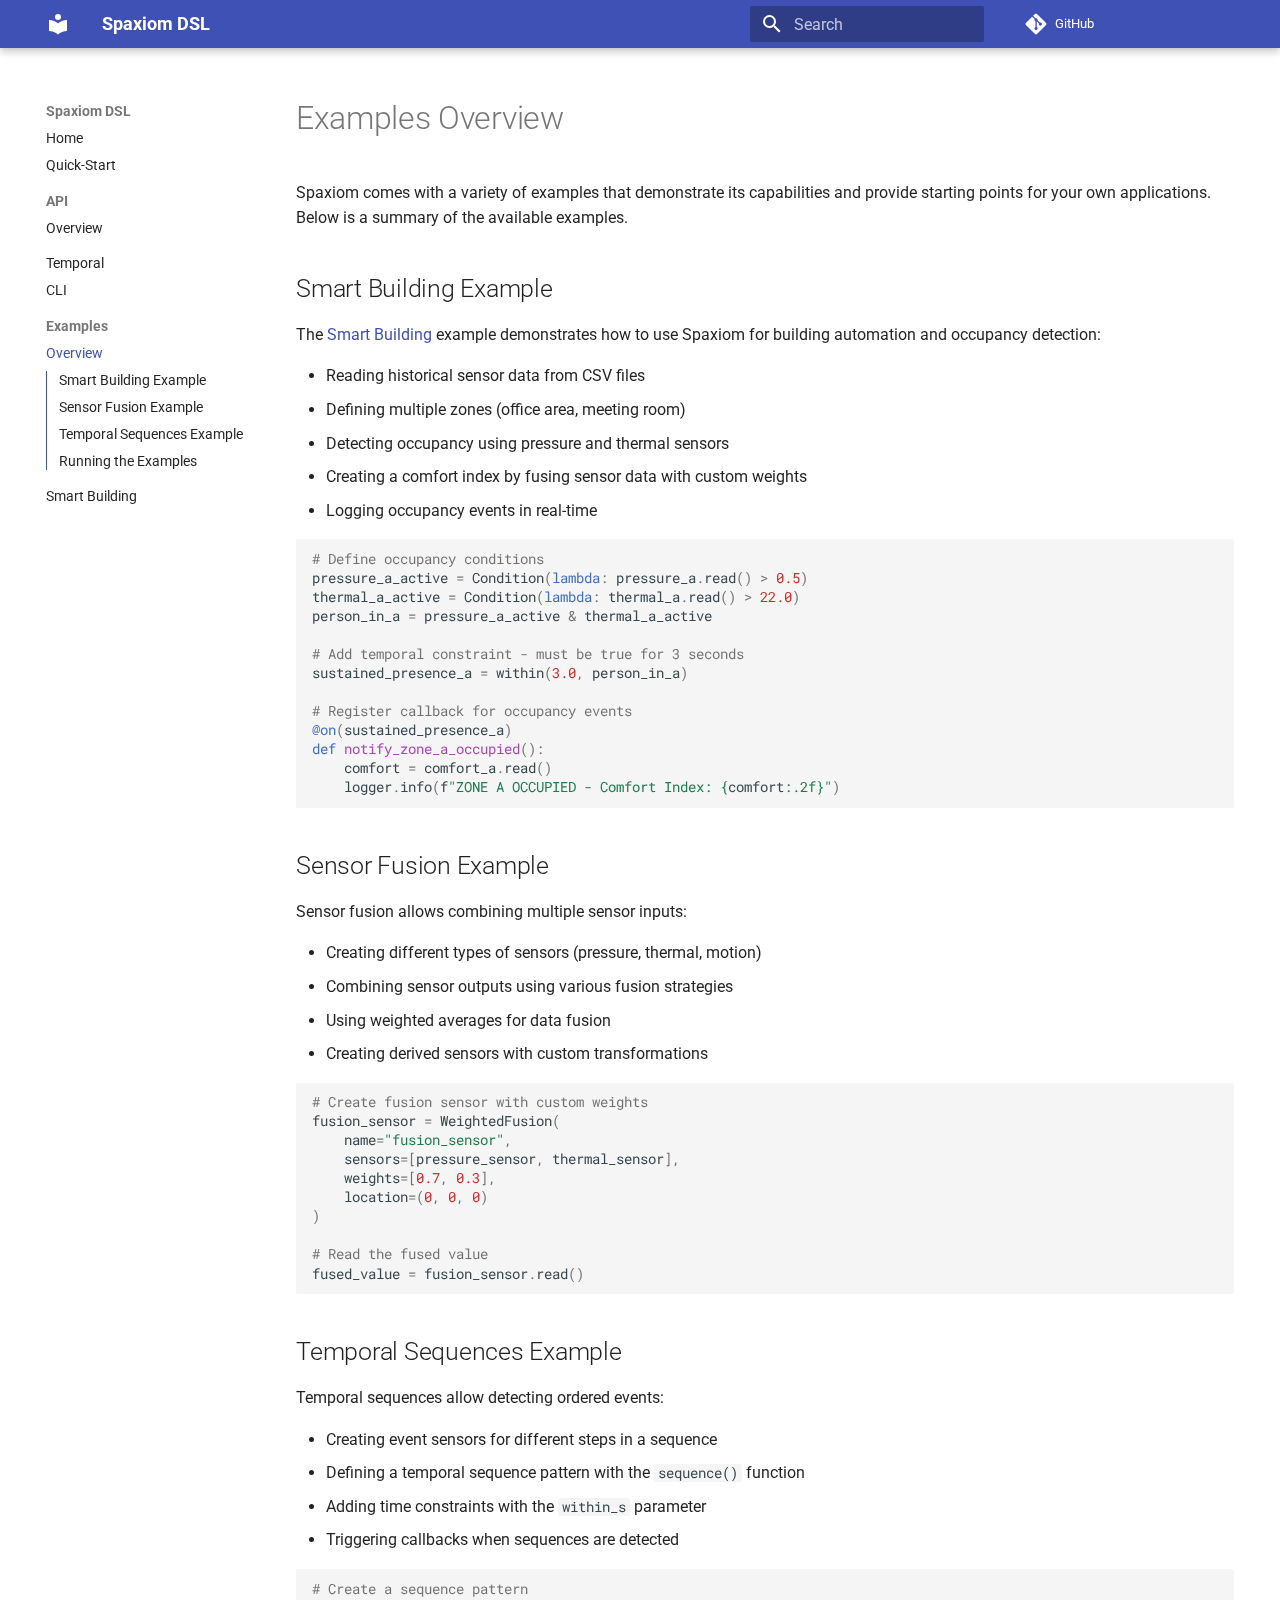
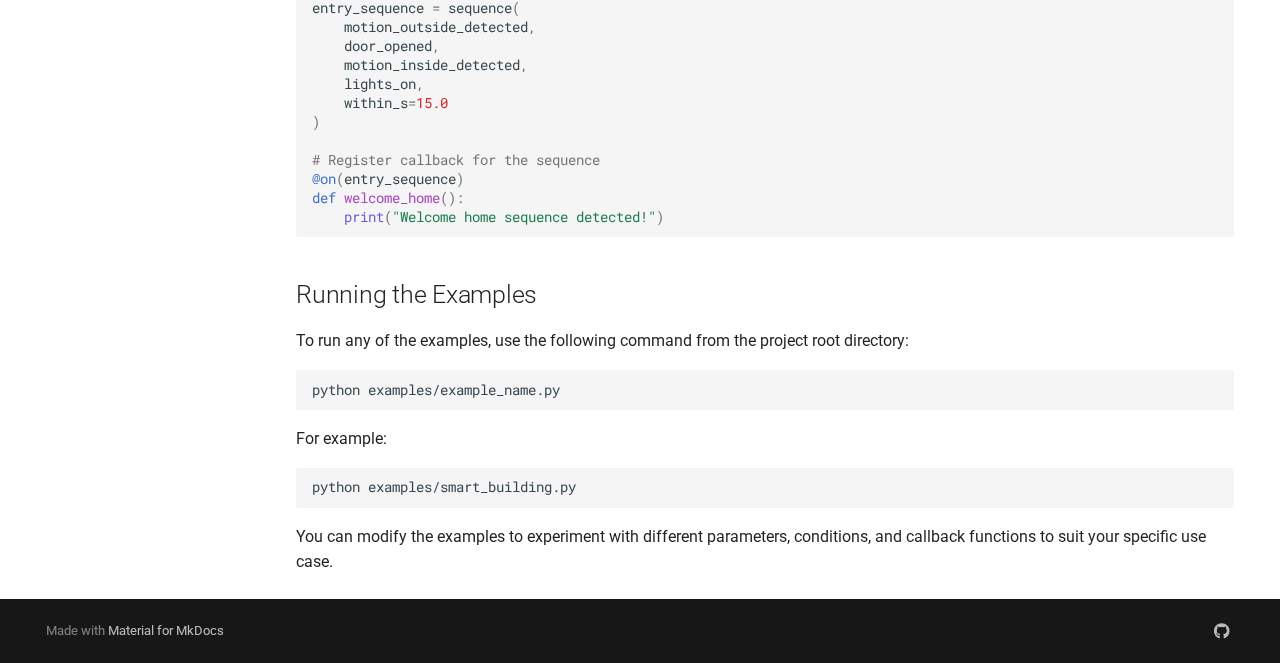
<file: examples/overview/index.html>
<!doctype html>
<html lang="en" class="no-js">
  <head>
    
      <meta charset="utf-8">
      <meta name="viewport" content="width=device-width,initial-scale=1">
      
        <meta name="description" content="An embedded domain-specific language for spatial sensor fusion, temporal reasoning, and real-time event detection">
      
      
        <meta name="author" content="Joe Scanlin">
      
      
      
        <link rel="prev" href="../../cli_usage/">
      
      
        <link rel="next" href="../smart_building/">
      
      
      <link rel="icon" href="../../assets/images/favicon.png">
      <meta name="generator" content="mkdocs-1.6.1, mkdocs-material-9.6.14">
    
    
      
        <title>Overview - Spaxiom DSL</title>
      
    
    
      <link rel="stylesheet" href="../../assets/stylesheets/main.342714a4.min.css">
      
        
        <link rel="stylesheet" href="../../assets/stylesheets/palette.06af60db.min.css">
      
      


    
    
      
    
    
      
        
        
        <link rel="preconnect" href="https://fonts.gstatic.com" crossorigin>
        <link rel="stylesheet" href="https://fonts.googleapis.com/css?family=Roboto:300,300i,400,400i,700,700i%7CRoboto+Mono:400,400i,700,700i&display=fallback">
        <style>:root{--md-text-font:"Roboto";--md-code-font:"Roboto Mono"}</style>
      
    
    
    <script>__md_scope=new URL("../..",location),__md_hash=e=>[...e].reduce(((e,_)=>(e<<5)-e+_.charCodeAt(0)),0),__md_get=(e,_=localStorage,t=__md_scope)=>JSON.parse(_.getItem(t.pathname+"."+e)),__md_set=(e,_,t=localStorage,a=__md_scope)=>{try{t.setItem(a.pathname+"."+e,JSON.stringify(_))}catch(e){}}</script>
    
      

    
    
    
  </head>
  
  
    
    
    
    
    
    <body dir="ltr" data-md-color-scheme="default" data-md-color-primary="indigo" data-md-color-accent="blue">
  
    
    <input class="md-toggle" data-md-toggle="drawer" type="checkbox" id="__drawer" autocomplete="off">
    <input class="md-toggle" data-md-toggle="search" type="checkbox" id="__search" autocomplete="off">
    <label class="md-overlay" for="__drawer"></label>
    <div data-md-component="skip">
      
        
        <a href="#examples-overview" class="md-skip">
          Skip to content
        </a>
      
    </div>
    <div data-md-component="announce">
      
    </div>
    
    
      

  

<header class="md-header md-header--shadow" data-md-component="header">
  <nav class="md-header__inner md-grid" aria-label="Header">
    <a href="../.." title="Spaxiom DSL" class="md-header__button md-logo" aria-label="Spaxiom DSL" data-md-component="logo">
      
  
  <svg xmlns="http://www.w3.org/2000/svg" viewBox="0 0 24 24"><path d="M12 8a3 3 0 0 0 3-3 3 3 0 0 0-3-3 3 3 0 0 0-3 3 3 3 0 0 0 3 3m0 3.54C9.64 9.35 6.5 8 3 8v11c3.5 0 6.64 1.35 9 3.54 2.36-2.19 5.5-3.54 9-3.54V8c-3.5 0-6.64 1.35-9 3.54"/></svg>

    </a>
    <label class="md-header__button md-icon" for="__drawer">
      
      <svg xmlns="http://www.w3.org/2000/svg" viewBox="0 0 24 24"><path d="M3 6h18v2H3zm0 5h18v2H3zm0 5h18v2H3z"/></svg>
    </label>
    <div class="md-header__title" data-md-component="header-title">
      <div class="md-header__ellipsis">
        <div class="md-header__topic">
          <span class="md-ellipsis">
            Spaxiom DSL
          </span>
        </div>
        <div class="md-header__topic" data-md-component="header-topic">
          <span class="md-ellipsis">
            
              Overview
            
          </span>
        </div>
      </div>
    </div>
    
      
    
    
    
    
      
      
        <label class="md-header__button md-icon" for="__search">
          
          <svg xmlns="http://www.w3.org/2000/svg" viewBox="0 0 24 24"><path d="M9.5 3A6.5 6.5 0 0 1 16 9.5c0 1.61-.59 3.09-1.56 4.23l.27.27h.79l5 5-1.5 1.5-5-5v-.79l-.27-.27A6.52 6.52 0 0 1 9.5 16 6.5 6.5 0 0 1 3 9.5 6.5 6.5 0 0 1 9.5 3m0 2C7 5 5 7 5 9.5S7 14 9.5 14 14 12 14 9.5 12 5 9.5 5"/></svg>
        </label>
        <div class="md-search" data-md-component="search" role="dialog">
  <label class="md-search__overlay" for="__search"></label>
  <div class="md-search__inner" role="search">
    <form class="md-search__form" name="search">
      <input type="text" class="md-search__input" name="query" aria-label="Search" placeholder="Search" autocapitalize="off" autocorrect="off" autocomplete="off" spellcheck="false" data-md-component="search-query" required>
      <label class="md-search__icon md-icon" for="__search">
        
        <svg xmlns="http://www.w3.org/2000/svg" viewBox="0 0 24 24"><path d="M9.5 3A6.5 6.5 0 0 1 16 9.5c0 1.61-.59 3.09-1.56 4.23l.27.27h.79l5 5-1.5 1.5-5-5v-.79l-.27-.27A6.52 6.52 0 0 1 9.5 16 6.5 6.5 0 0 1 3 9.5 6.5 6.5 0 0 1 9.5 3m0 2C7 5 5 7 5 9.5S7 14 9.5 14 14 12 14 9.5 12 5 9.5 5"/></svg>
        
        <svg xmlns="http://www.w3.org/2000/svg" viewBox="0 0 24 24"><path d="M20 11v2H8l5.5 5.5-1.42 1.42L4.16 12l7.92-7.92L13.5 5.5 8 11z"/></svg>
      </label>
      <nav class="md-search__options" aria-label="Search">
        
        <button type="reset" class="md-search__icon md-icon" title="Clear" aria-label="Clear" tabindex="-1">
          
          <svg xmlns="http://www.w3.org/2000/svg" viewBox="0 0 24 24"><path d="M19 6.41 17.59 5 12 10.59 6.41 5 5 6.41 10.59 12 5 17.59 6.41 19 12 13.41 17.59 19 19 17.59 13.41 12z"/></svg>
        </button>
      </nav>
      
    </form>
    <div class="md-search__output">
      <div class="md-search__scrollwrap" tabindex="0" data-md-scrollfix>
        <div class="md-search-result" data-md-component="search-result">
          <div class="md-search-result__meta">
            Initializing search
          </div>
          <ol class="md-search-result__list" role="presentation"></ol>
        </div>
      </div>
    </div>
  </div>
</div>
      
    
    
      <div class="md-header__source">
        <a href="https://github.com/joescanlin/spaxiom-dsl" title="Go to repository" class="md-source" data-md-component="source">
  <div class="md-source__icon md-icon">
    
    <svg xmlns="http://www.w3.org/2000/svg" viewBox="0 0 448 512"><!--! Font Awesome Free 6.7.2 by @fontawesome - https://fontawesome.com License - https://fontawesome.com/license/free (Icons: CC BY 4.0, Fonts: SIL OFL 1.1, Code: MIT License) Copyright 2024 Fonticons, Inc.--><path d="M439.55 236.05 244 40.45a28.87 28.87 0 0 0-40.81 0l-40.66 40.63 51.52 51.52c27.06-9.14 52.68 16.77 43.39 43.68l49.66 49.66c34.23-11.8 61.18 31 35.47 56.69-26.49 26.49-70.21-2.87-56-37.34L240.22 199v121.85c25.3 12.54 22.26 41.85 9.08 55a34.34 34.34 0 0 1-48.55 0c-17.57-17.6-11.07-46.91 11.25-56v-123c-20.8-8.51-24.6-30.74-18.64-45L142.57 101 8.45 235.14a28.86 28.86 0 0 0 0 40.81l195.61 195.6a28.86 28.86 0 0 0 40.8 0l194.69-194.69a28.86 28.86 0 0 0 0-40.81"/></svg>
  </div>
  <div class="md-source__repository">
    GitHub
  </div>
</a>
      </div>
    
  </nav>
  
</header>
    
    <div class="md-container" data-md-component="container">
      
      
        
          
        
      
      <main class="md-main" data-md-component="main">
        <div class="md-main__inner md-grid">
          
            
              
              <div class="md-sidebar md-sidebar--primary" data-md-component="sidebar" data-md-type="navigation" >
                <div class="md-sidebar__scrollwrap">
                  <div class="md-sidebar__inner">
                    



  

<nav class="md-nav md-nav--primary md-nav--integrated" aria-label="Navigation" data-md-level="0">
  <label class="md-nav__title" for="__drawer">
    <a href="../.." title="Spaxiom DSL" class="md-nav__button md-logo" aria-label="Spaxiom DSL" data-md-component="logo">
      
  
  <svg xmlns="http://www.w3.org/2000/svg" viewBox="0 0 24 24"><path d="M12 8a3 3 0 0 0 3-3 3 3 0 0 0-3-3 3 3 0 0 0-3 3 3 3 0 0 0 3 3m0 3.54C9.64 9.35 6.5 8 3 8v11c3.5 0 6.64 1.35 9 3.54 2.36-2.19 5.5-3.54 9-3.54V8c-3.5 0-6.64 1.35-9 3.54"/></svg>

    </a>
    Spaxiom DSL
  </label>
  
    <div class="md-nav__source">
      <a href="https://github.com/joescanlin/spaxiom-dsl" title="Go to repository" class="md-source" data-md-component="source">
  <div class="md-source__icon md-icon">
    
    <svg xmlns="http://www.w3.org/2000/svg" viewBox="0 0 448 512"><!--! Font Awesome Free 6.7.2 by @fontawesome - https://fontawesome.com License - https://fontawesome.com/license/free (Icons: CC BY 4.0, Fonts: SIL OFL 1.1, Code: MIT License) Copyright 2024 Fonticons, Inc.--><path d="M439.55 236.05 244 40.45a28.87 28.87 0 0 0-40.81 0l-40.66 40.63 51.52 51.52c27.06-9.14 52.68 16.77 43.39 43.68l49.66 49.66c34.23-11.8 61.18 31 35.47 56.69-26.49 26.49-70.21-2.87-56-37.34L240.22 199v121.85c25.3 12.54 22.26 41.85 9.08 55a34.34 34.34 0 0 1-48.55 0c-17.57-17.6-11.07-46.91 11.25-56v-123c-20.8-8.51-24.6-30.74-18.64-45L142.57 101 8.45 235.14a28.86 28.86 0 0 0 0 40.81l195.61 195.6a28.86 28.86 0 0 0 40.8 0l194.69-194.69a28.86 28.86 0 0 0 0-40.81"/></svg>
  </div>
  <div class="md-source__repository">
    GitHub
  </div>
</a>
    </div>
  
  <ul class="md-nav__list" data-md-scrollfix>
    
      
      
  
  
  
  
    <li class="md-nav__item">
      <a href="../.." class="md-nav__link">
        
  
  
  <span class="md-ellipsis">
    Home
    
  </span>
  

      </a>
    </li>
  

    
      
      
  
  
  
  
    <li class="md-nav__item">
      <a href="../../quickstart/" class="md-nav__link">
        
  
  
  <span class="md-ellipsis">
    Quick-Start
    
  </span>
  

      </a>
    </li>
  

    
      
      
  
  
  
  
    
    
    
    
      
        
        
      
    
    
    <li class="md-nav__item md-nav__item--section md-nav__item--nested">
      
        
        
          
        
        <input class="md-nav__toggle md-toggle md-toggle--indeterminate" type="checkbox" id="__nav_3" >
        
          
          <label class="md-nav__link" for="__nav_3" id="__nav_3_label" tabindex="">
            
  
  
  <span class="md-ellipsis">
    API
    
  </span>
  

            <span class="md-nav__icon md-icon"></span>
          </label>
        
        <nav class="md-nav" data-md-level="1" aria-labelledby="__nav_3_label" aria-expanded="false">
          <label class="md-nav__title" for="__nav_3">
            <span class="md-nav__icon md-icon"></span>
            API
          </label>
          <ul class="md-nav__list" data-md-scrollfix>
            
              
                
  
  
  
  
    <li class="md-nav__item">
      <a href="../../api/overview/" class="md-nav__link">
        
  
  
  <span class="md-ellipsis">
    Overview
    
  </span>
  

      </a>
    </li>
  

              
            
          </ul>
        </nav>
      
    </li>
  

    
      
      
  
  
  
  
    <li class="md-nav__item">
      <a href="../../temporal_and_entities/" class="md-nav__link">
        
  
  
  <span class="md-ellipsis">
    Temporal
    
  </span>
  

      </a>
    </li>
  

    
      
      
  
  
  
  
    <li class="md-nav__item">
      <a href="../../cli_usage/" class="md-nav__link">
        
  
  
  <span class="md-ellipsis">
    CLI
    
  </span>
  

      </a>
    </li>
  

    
      
      
  
  
    
  
  
  
    
    
    
    
      
        
        
      
    
    
    <li class="md-nav__item md-nav__item--active md-nav__item--section md-nav__item--nested">
      
        
        
        <input class="md-nav__toggle md-toggle " type="checkbox" id="__nav_6" checked>
        
          
          <label class="md-nav__link" for="__nav_6" id="__nav_6_label" tabindex="">
            
  
  
  <span class="md-ellipsis">
    Examples
    
  </span>
  

            <span class="md-nav__icon md-icon"></span>
          </label>
        
        <nav class="md-nav" data-md-level="1" aria-labelledby="__nav_6_label" aria-expanded="true">
          <label class="md-nav__title" for="__nav_6">
            <span class="md-nav__icon md-icon"></span>
            Examples
          </label>
          <ul class="md-nav__list" data-md-scrollfix>
            
              
                
  
  
    
  
  
  
    <li class="md-nav__item md-nav__item--active">
      
      <input class="md-nav__toggle md-toggle" type="checkbox" id="__toc">
      
      
        
      
      
        <label class="md-nav__link md-nav__link--active" for="__toc">
          
  
  
  <span class="md-ellipsis">
    Overview
    
  </span>
  

          <span class="md-nav__icon md-icon"></span>
        </label>
      
      <a href="./" class="md-nav__link md-nav__link--active">
        
  
  
  <span class="md-ellipsis">
    Overview
    
  </span>
  

      </a>
      
        

<nav class="md-nav md-nav--secondary" aria-label="Table of contents">
  
  
  
    
  
  
    <label class="md-nav__title" for="__toc">
      <span class="md-nav__icon md-icon"></span>
      Table of contents
    </label>
    <ul class="md-nav__list" data-md-component="toc" data-md-scrollfix>
      
        <li class="md-nav__item">
  <a href="#smart-building-example" class="md-nav__link">
    <span class="md-ellipsis">
      Smart Building Example
    </span>
  </a>
  
</li>
      
        <li class="md-nav__item">
  <a href="#sensor-fusion-example" class="md-nav__link">
    <span class="md-ellipsis">
      Sensor Fusion Example
    </span>
  </a>
  
</li>
      
        <li class="md-nav__item">
  <a href="#temporal-sequences-example" class="md-nav__link">
    <span class="md-ellipsis">
      Temporal Sequences Example
    </span>
  </a>
  
</li>
      
        <li class="md-nav__item">
  <a href="#running-the-examples" class="md-nav__link">
    <span class="md-ellipsis">
      Running the Examples
    </span>
  </a>
  
</li>
      
    </ul>
  
</nav>
      
    </li>
  

              
            
              
                
  
  
  
  
    <li class="md-nav__item">
      <a href="../smart_building/" class="md-nav__link">
        
  
  
  <span class="md-ellipsis">
    Smart Building
    
  </span>
  

      </a>
    </li>
  

              
            
          </ul>
        </nav>
      
    </li>
  

    
  </ul>
</nav>
                  </div>
                </div>
              </div>
            
            
          
          
            <div class="md-content" data-md-component="content">
              <article class="md-content__inner md-typeset">
                
                  


  
  


<h1 id="examples-overview">Examples Overview<a class="headerlink" href="#examples-overview" title="Permanent link">&para;</a></h1>
<p>Spaxiom comes with a variety of examples that demonstrate its capabilities and provide starting points for your own applications. Below is a summary of the available examples.</p>
<h2 id="smart-building-example">Smart Building Example<a class="headerlink" href="#smart-building-example" title="Permanent link">&para;</a></h2>
<p>The <a href="../smart_building/">Smart Building</a> example demonstrates how to use Spaxiom for building automation and occupancy detection:</p>
<ul>
<li>Reading historical sensor data from CSV files</li>
<li>Defining multiple zones (office area, meeting room)</li>
<li>Detecting occupancy using pressure and thermal sensors</li>
<li>Creating a comfort index by fusing sensor data with custom weights</li>
<li>Logging occupancy events in real-time</li>
</ul>
<div class="highlight"><pre><span></span><code><span class="c1"># Define occupancy conditions</span>
<span class="n">pressure_a_active</span> <span class="o">=</span> <span class="n">Condition</span><span class="p">(</span><span class="k">lambda</span><span class="p">:</span> <span class="n">pressure_a</span><span class="o">.</span><span class="n">read</span><span class="p">()</span> <span class="o">&gt;</span> <span class="mf">0.5</span><span class="p">)</span>
<span class="n">thermal_a_active</span> <span class="o">=</span> <span class="n">Condition</span><span class="p">(</span><span class="k">lambda</span><span class="p">:</span> <span class="n">thermal_a</span><span class="o">.</span><span class="n">read</span><span class="p">()</span> <span class="o">&gt;</span> <span class="mf">22.0</span><span class="p">)</span>
<span class="n">person_in_a</span> <span class="o">=</span> <span class="n">pressure_a_active</span> <span class="o">&amp;</span> <span class="n">thermal_a_active</span>

<span class="c1"># Add temporal constraint - must be true for 3 seconds</span>
<span class="n">sustained_presence_a</span> <span class="o">=</span> <span class="n">within</span><span class="p">(</span><span class="mf">3.0</span><span class="p">,</span> <span class="n">person_in_a</span><span class="p">)</span>

<span class="c1"># Register callback for occupancy events</span>
<span class="nd">@on</span><span class="p">(</span><span class="n">sustained_presence_a</span><span class="p">)</span>
<span class="k">def</span><span class="w"> </span><span class="nf">notify_zone_a_occupied</span><span class="p">():</span>
    <span class="n">comfort</span> <span class="o">=</span> <span class="n">comfort_a</span><span class="o">.</span><span class="n">read</span><span class="p">()</span>
    <span class="n">logger</span><span class="o">.</span><span class="n">info</span><span class="p">(</span><span class="sa">f</span><span class="s2">&quot;ZONE A OCCUPIED - Comfort Index: </span><span class="si">{</span><span class="n">comfort</span><span class="si">:</span><span class="s2">.2f</span><span class="si">}</span><span class="s2">&quot;</span><span class="p">)</span>
</code></pre></div>
<h2 id="sensor-fusion-example">Sensor Fusion Example<a class="headerlink" href="#sensor-fusion-example" title="Permanent link">&para;</a></h2>
<p>Sensor fusion allows combining multiple sensor inputs:</p>
<ul>
<li>Creating different types of sensors (pressure, thermal, motion)</li>
<li>Combining sensor outputs using various fusion strategies</li>
<li>Using weighted averages for data fusion</li>
<li>Creating derived sensors with custom transformations</li>
</ul>
<div class="highlight"><pre><span></span><code><span class="c1"># Create fusion sensor with custom weights</span>
<span class="n">fusion_sensor</span> <span class="o">=</span> <span class="n">WeightedFusion</span><span class="p">(</span>
    <span class="n">name</span><span class="o">=</span><span class="s2">&quot;fusion_sensor&quot;</span><span class="p">,</span>
    <span class="n">sensors</span><span class="o">=</span><span class="p">[</span><span class="n">pressure_sensor</span><span class="p">,</span> <span class="n">thermal_sensor</span><span class="p">],</span>
    <span class="n">weights</span><span class="o">=</span><span class="p">[</span><span class="mf">0.7</span><span class="p">,</span> <span class="mf">0.3</span><span class="p">],</span>
    <span class="n">location</span><span class="o">=</span><span class="p">(</span><span class="mi">0</span><span class="p">,</span> <span class="mi">0</span><span class="p">,</span> <span class="mi">0</span><span class="p">)</span>
<span class="p">)</span>

<span class="c1"># Read the fused value</span>
<span class="n">fused_value</span> <span class="o">=</span> <span class="n">fusion_sensor</span><span class="o">.</span><span class="n">read</span><span class="p">()</span>
</code></pre></div>
<h2 id="temporal-sequences-example">Temporal Sequences Example<a class="headerlink" href="#temporal-sequences-example" title="Permanent link">&para;</a></h2>
<p>Temporal sequences allow detecting ordered events:</p>
<ul>
<li>Creating event sensors for different steps in a sequence</li>
<li>Defining a temporal sequence pattern with the <code>sequence()</code> function</li>
<li>Adding time constraints with the <code>within_s</code> parameter</li>
<li>Triggering callbacks when sequences are detected</li>
</ul>
<div class="highlight"><pre><span></span><code><span class="c1"># Create a sequence pattern</span>
<span class="n">entry_sequence</span> <span class="o">=</span> <span class="n">sequence</span><span class="p">(</span>
    <span class="n">motion_outside_detected</span><span class="p">,</span>
    <span class="n">door_opened</span><span class="p">,</span>
    <span class="n">motion_inside_detected</span><span class="p">,</span>
    <span class="n">lights_on</span><span class="p">,</span>
    <span class="n">within_s</span><span class="o">=</span><span class="mf">15.0</span>
<span class="p">)</span>

<span class="c1"># Register callback for the sequence</span>
<span class="nd">@on</span><span class="p">(</span><span class="n">entry_sequence</span><span class="p">)</span>
<span class="k">def</span><span class="w"> </span><span class="nf">welcome_home</span><span class="p">():</span>
    <span class="nb">print</span><span class="p">(</span><span class="s2">&quot;Welcome home sequence detected!&quot;</span><span class="p">)</span>
</code></pre></div>
<h2 id="running-the-examples">Running the Examples<a class="headerlink" href="#running-the-examples" title="Permanent link">&para;</a></h2>
<p>To run any of the examples, use the following command from the project root directory:</p>
<div class="highlight"><pre><span></span><code>python<span class="w"> </span>examples/example_name.py
</code></pre></div>
<p>For example:</p>
<div class="highlight"><pre><span></span><code>python<span class="w"> </span>examples/smart_building.py
</code></pre></div>
<p>You can modify the examples to experiment with different parameters, conditions, and callback functions to suit your specific use case. </p>












                
              </article>
            </div>
          
          
<script>var target=document.getElementById(location.hash.slice(1));target&&target.name&&(target.checked=target.name.startsWith("__tabbed_"))</script>
        </div>
        
      </main>
      
        <footer class="md-footer">
  
  <div class="md-footer-meta md-typeset">
    <div class="md-footer-meta__inner md-grid">
      <div class="md-copyright">
  
  
    Made with
    <a href="https://squidfunk.github.io/mkdocs-material/" target="_blank" rel="noopener">
      Material for MkDocs
    </a>
  
</div>
      
        <div class="md-social">
  
    
    
    
    
      
      
    
    <a href="https://github.com/joescanlin/spaxiom-dsl" target="_blank" rel="noopener" title="github.com" class="md-social__link">
      <svg xmlns="http://www.w3.org/2000/svg" viewBox="0 0 496 512"><!--! Font Awesome Free 6.7.2 by @fontawesome - https://fontawesome.com License - https://fontawesome.com/license/free (Icons: CC BY 4.0, Fonts: SIL OFL 1.1, Code: MIT License) Copyright 2024 Fonticons, Inc.--><path d="M165.9 397.4c0 2-2.3 3.6-5.2 3.6-3.3.3-5.6-1.3-5.6-3.6 0-2 2.3-3.6 5.2-3.6 3-.3 5.6 1.3 5.6 3.6m-31.1-4.5c-.7 2 1.3 4.3 4.3 4.9 2.6 1 5.6 0 6.2-2s-1.3-4.3-4.3-5.2c-2.6-.7-5.5.3-6.2 2.3m44.2-1.7c-2.9.7-4.9 2.6-4.6 4.9.3 2 2.9 3.3 5.9 2.6 2.9-.7 4.9-2.6 4.6-4.6-.3-1.9-3-3.2-5.9-2.9M244.8 8C106.1 8 0 113.3 0 252c0 110.9 69.8 205.8 169.5 239.2 12.8 2.3 17.3-5.6 17.3-12.1 0-6.2-.3-40.4-.3-61.4 0 0-70 15-84.7-29.8 0 0-11.4-29.1-27.8-36.6 0 0-22.9-15.7 1.6-15.4 0 0 24.9 2 38.6 25.8 21.9 38.6 58.6 27.5 72.9 20.9 2.3-16 8.8-27.1 16-33.7-55.9-6.2-112.3-14.3-112.3-110.5 0-27.5 7.6-41.3 23.6-58.9-2.6-6.5-11.1-33.3 2.6-67.9 20.9-6.5 69 27 69 27 20-5.6 41.5-8.5 62.8-8.5s42.8 2.9 62.8 8.5c0 0 48.1-33.6 69-27 13.7 34.7 5.2 61.4 2.6 67.9 16 17.7 25.8 31.5 25.8 58.9 0 96.5-58.9 104.2-114.8 110.5 9.2 7.9 17 22.9 17 46.4 0 33.7-.3 75.4-.3 83.6 0 6.5 4.6 14.4 17.3 12.1C428.2 457.8 496 362.9 496 252 496 113.3 383.5 8 244.8 8M97.2 352.9c-1.3 1-1 3.3.7 5.2 1.6 1.6 3.9 2.3 5.2 1 1.3-1 1-3.3-.7-5.2-1.6-1.6-3.9-2.3-5.2-1m-10.8-8.1c-.7 1.3.3 2.9 2.3 3.9 1.6 1 3.6.7 4.3-.7.7-1.3-.3-2.9-2.3-3.9-2-.6-3.6-.3-4.3.7m32.4 35.6c-1.6 1.3-1 4.3 1.3 6.2 2.3 2.3 5.2 2.6 6.5 1 1.3-1.3.7-4.3-1.3-6.2-2.2-2.3-5.2-2.6-6.5-1m-11.4-14.7c-1.6 1-1.6 3.6 0 5.9s4.3 3.3 5.6 2.3c1.6-1.3 1.6-3.9 0-6.2-1.4-2.3-4-3.3-5.6-2"/></svg>
    </a>
  
</div>
      
    </div>
  </div>
</footer>
      
    </div>
    <div class="md-dialog" data-md-component="dialog">
      <div class="md-dialog__inner md-typeset"></div>
    </div>
    
    
    
      
      <script id="__config" type="application/json">{"base": "../..", "features": ["navigation.instant", "navigation.tracking", "navigation.sections", "navigation.expand", "toc.integrate"], "search": "../../assets/javascripts/workers/search.d50fe291.min.js", "tags": null, "translations": {"clipboard.copied": "Copied to clipboard", "clipboard.copy": "Copy to clipboard", "search.result.more.one": "1 more on this page", "search.result.more.other": "# more on this page", "search.result.none": "No matching documents", "search.result.one": "1 matching document", "search.result.other": "# matching documents", "search.result.placeholder": "Type to start searching", "search.result.term.missing": "Missing", "select.version": "Select version"}, "version": null}</script>
    
    
      <script src="../../assets/javascripts/bundle.13a4f30d.min.js"></script>
      
    
  </body>
</html>
</file>
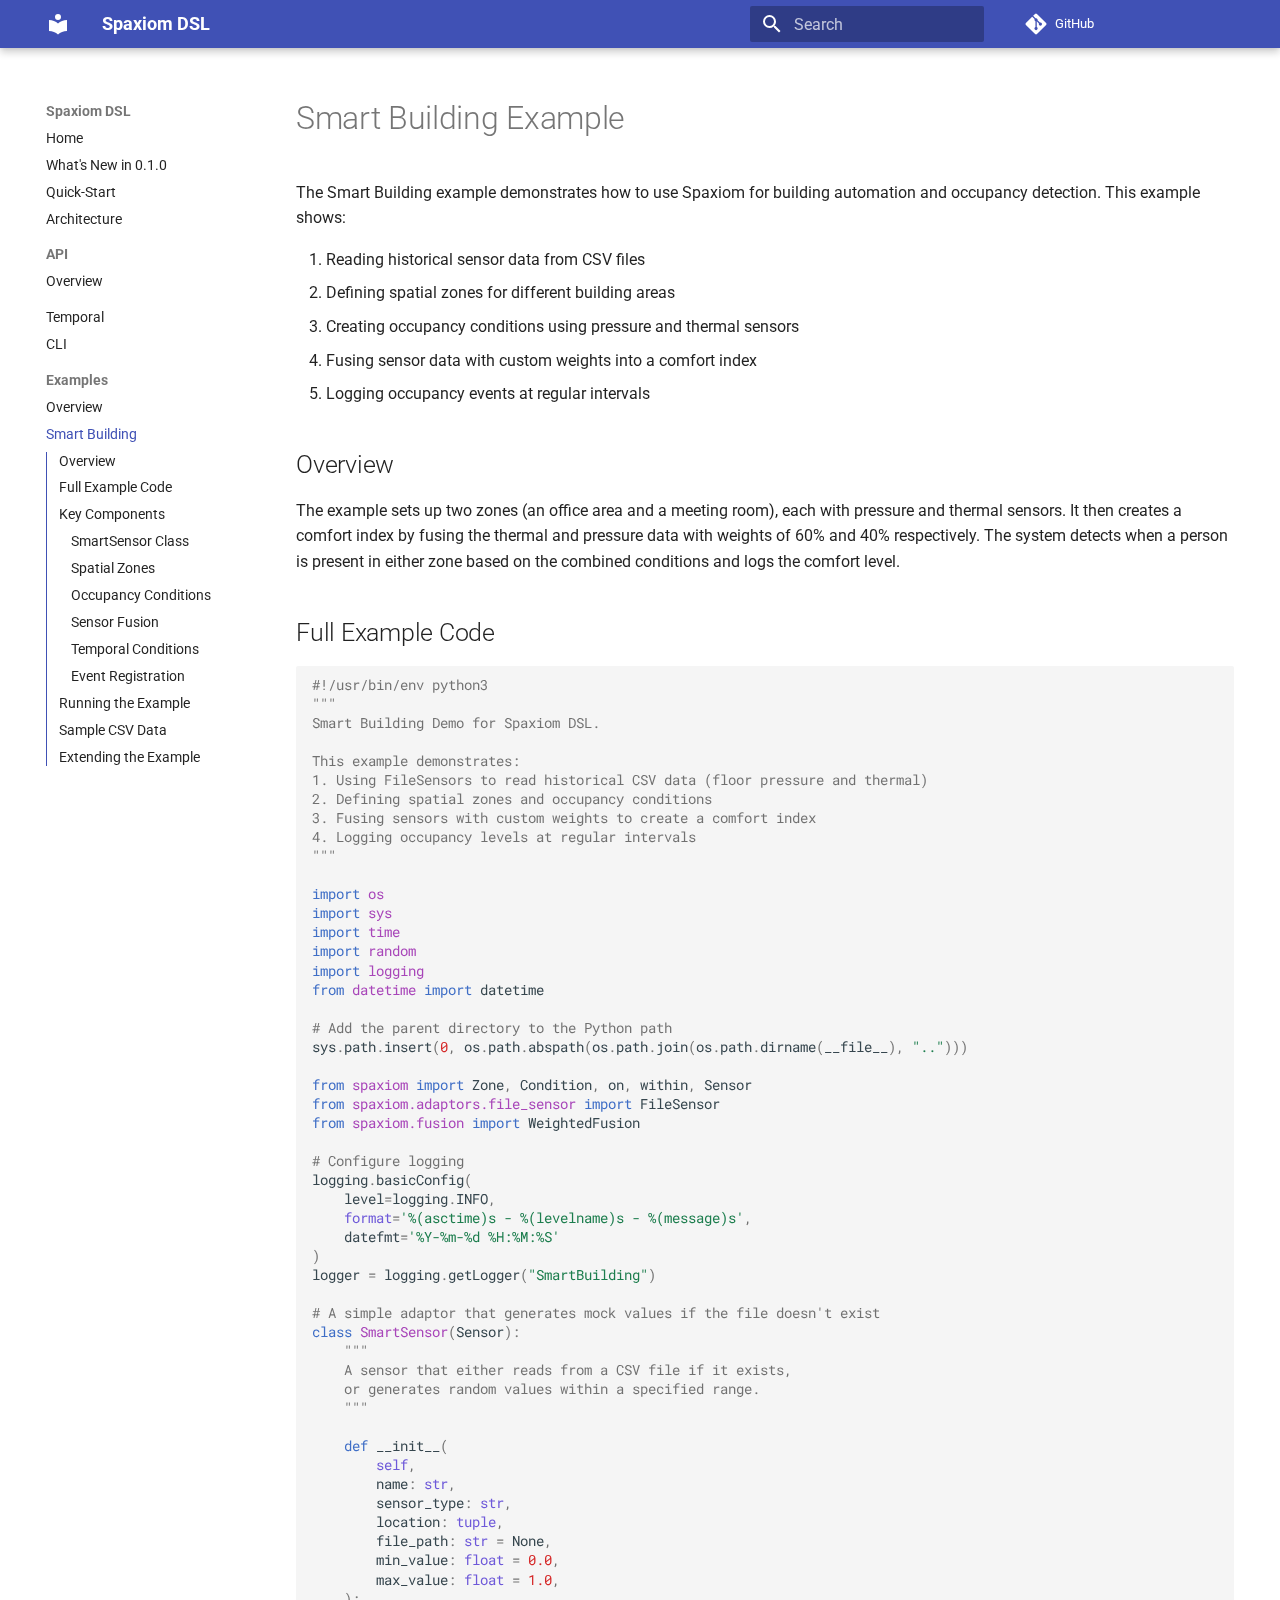
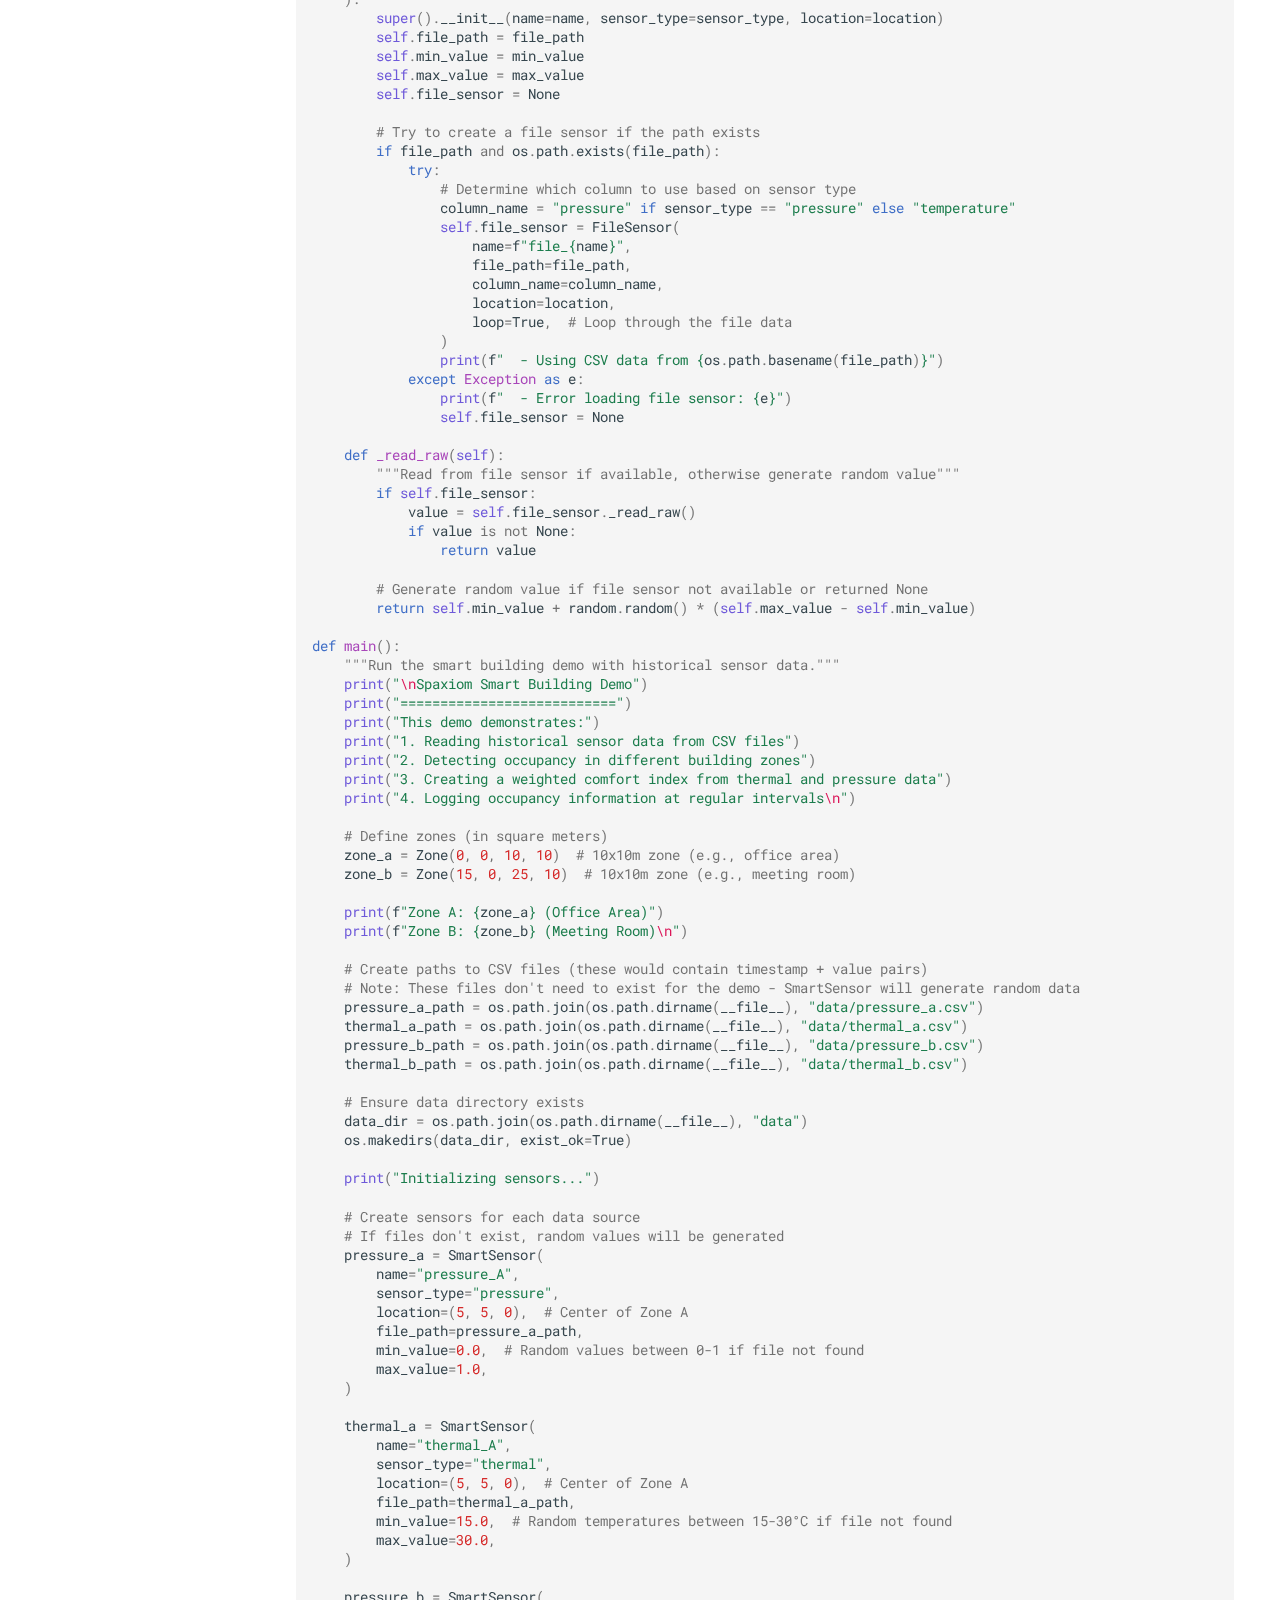
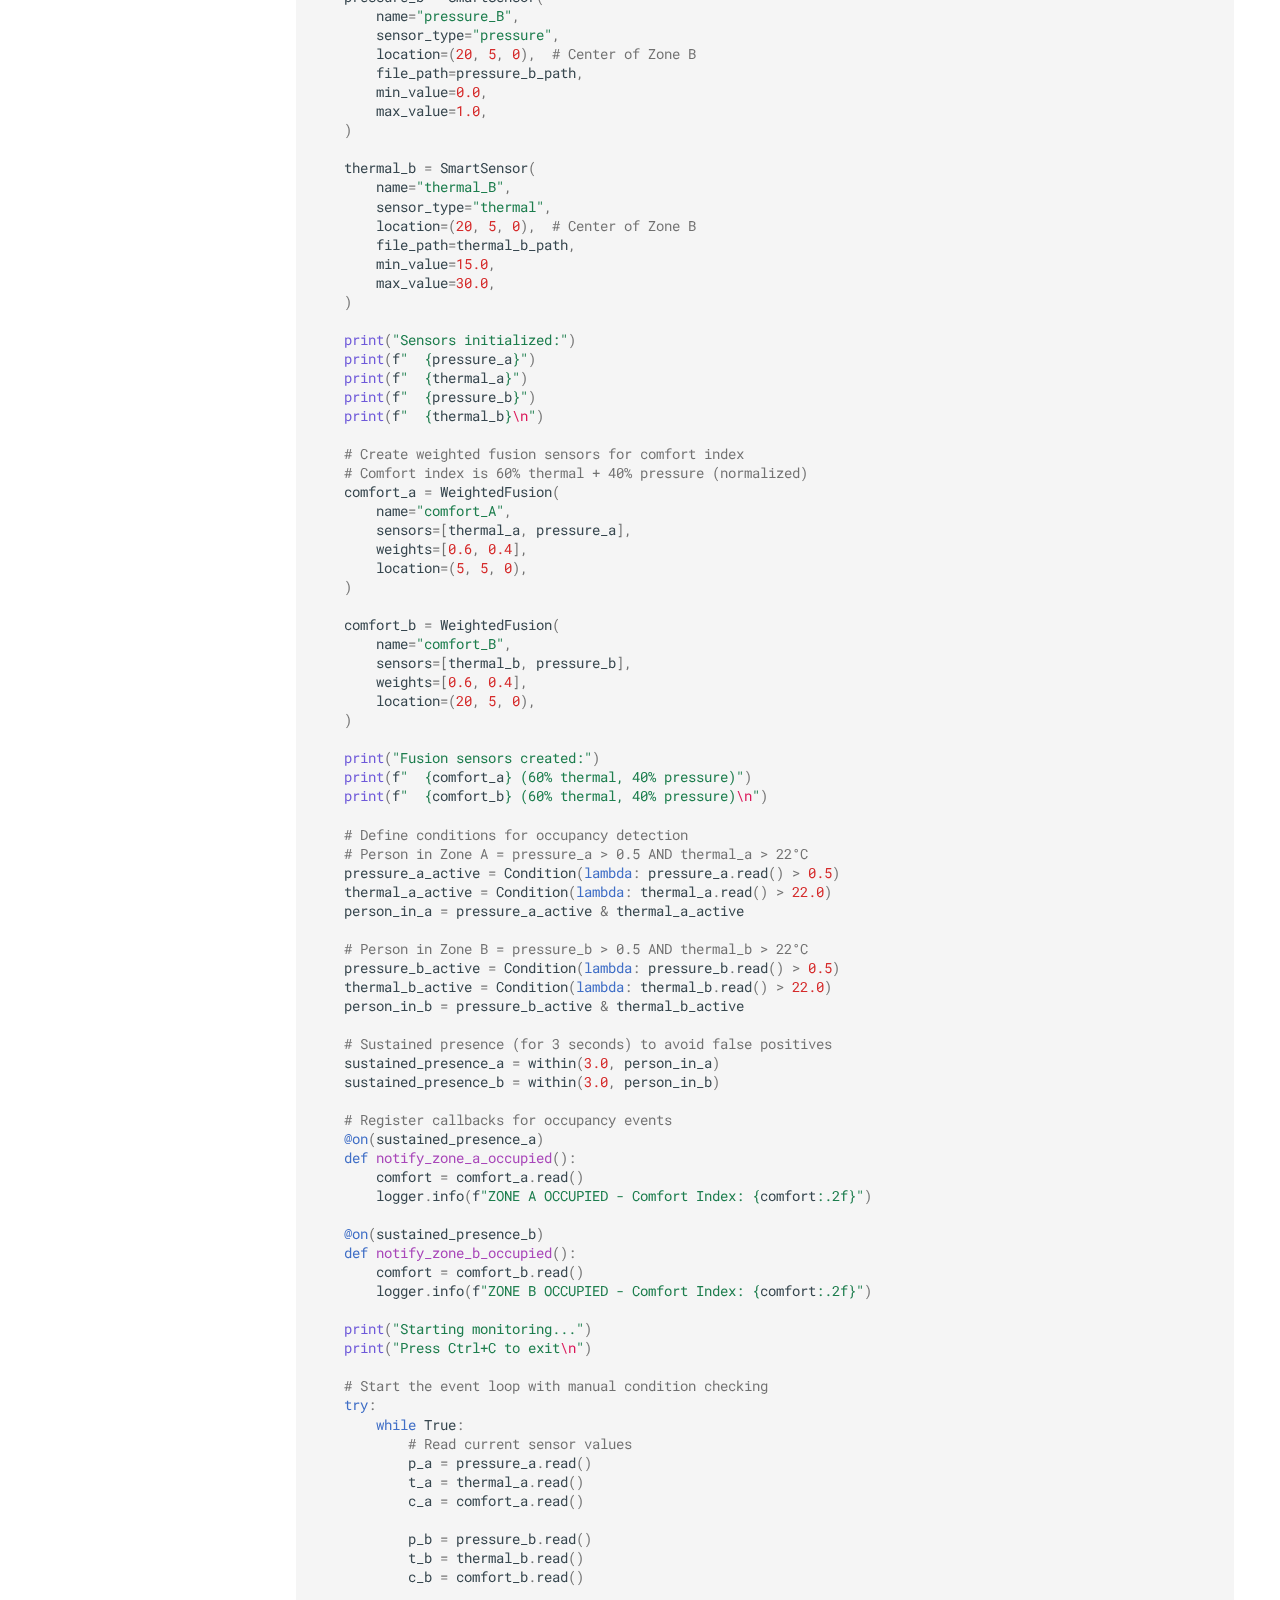
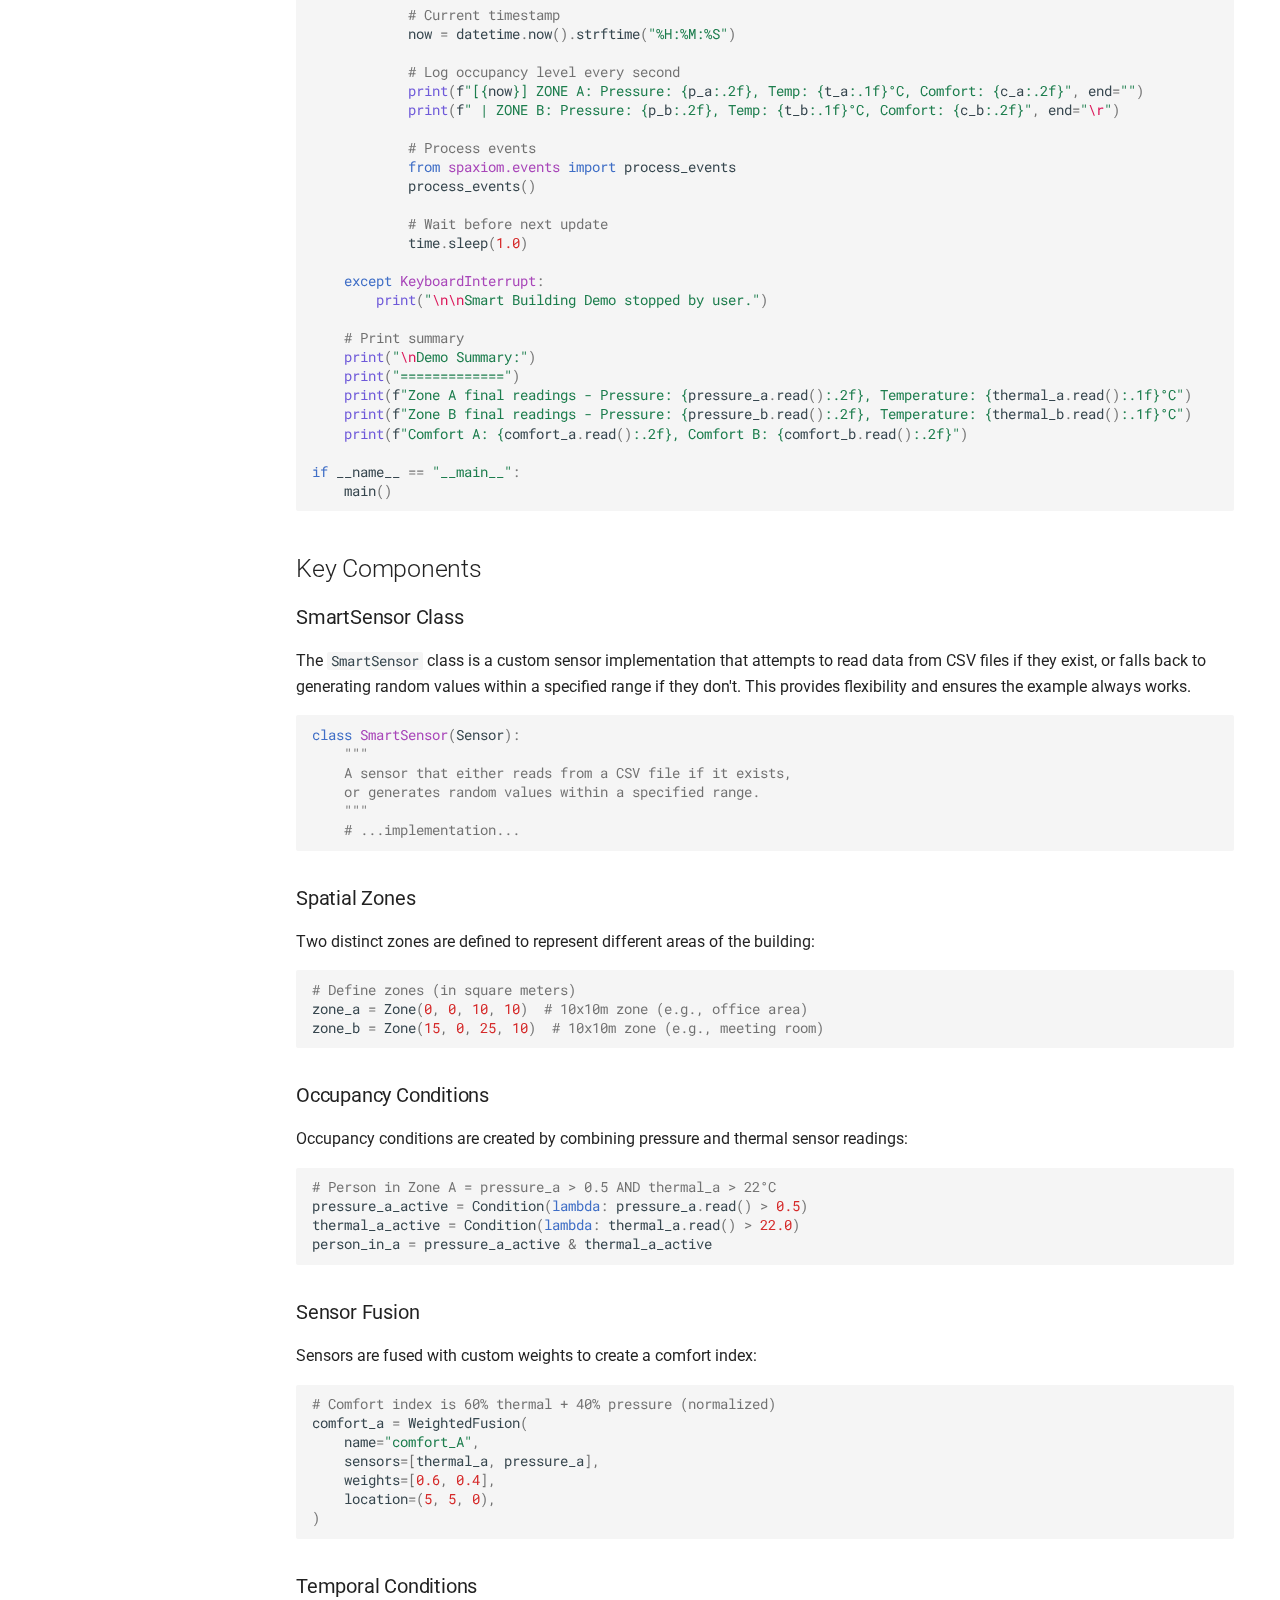
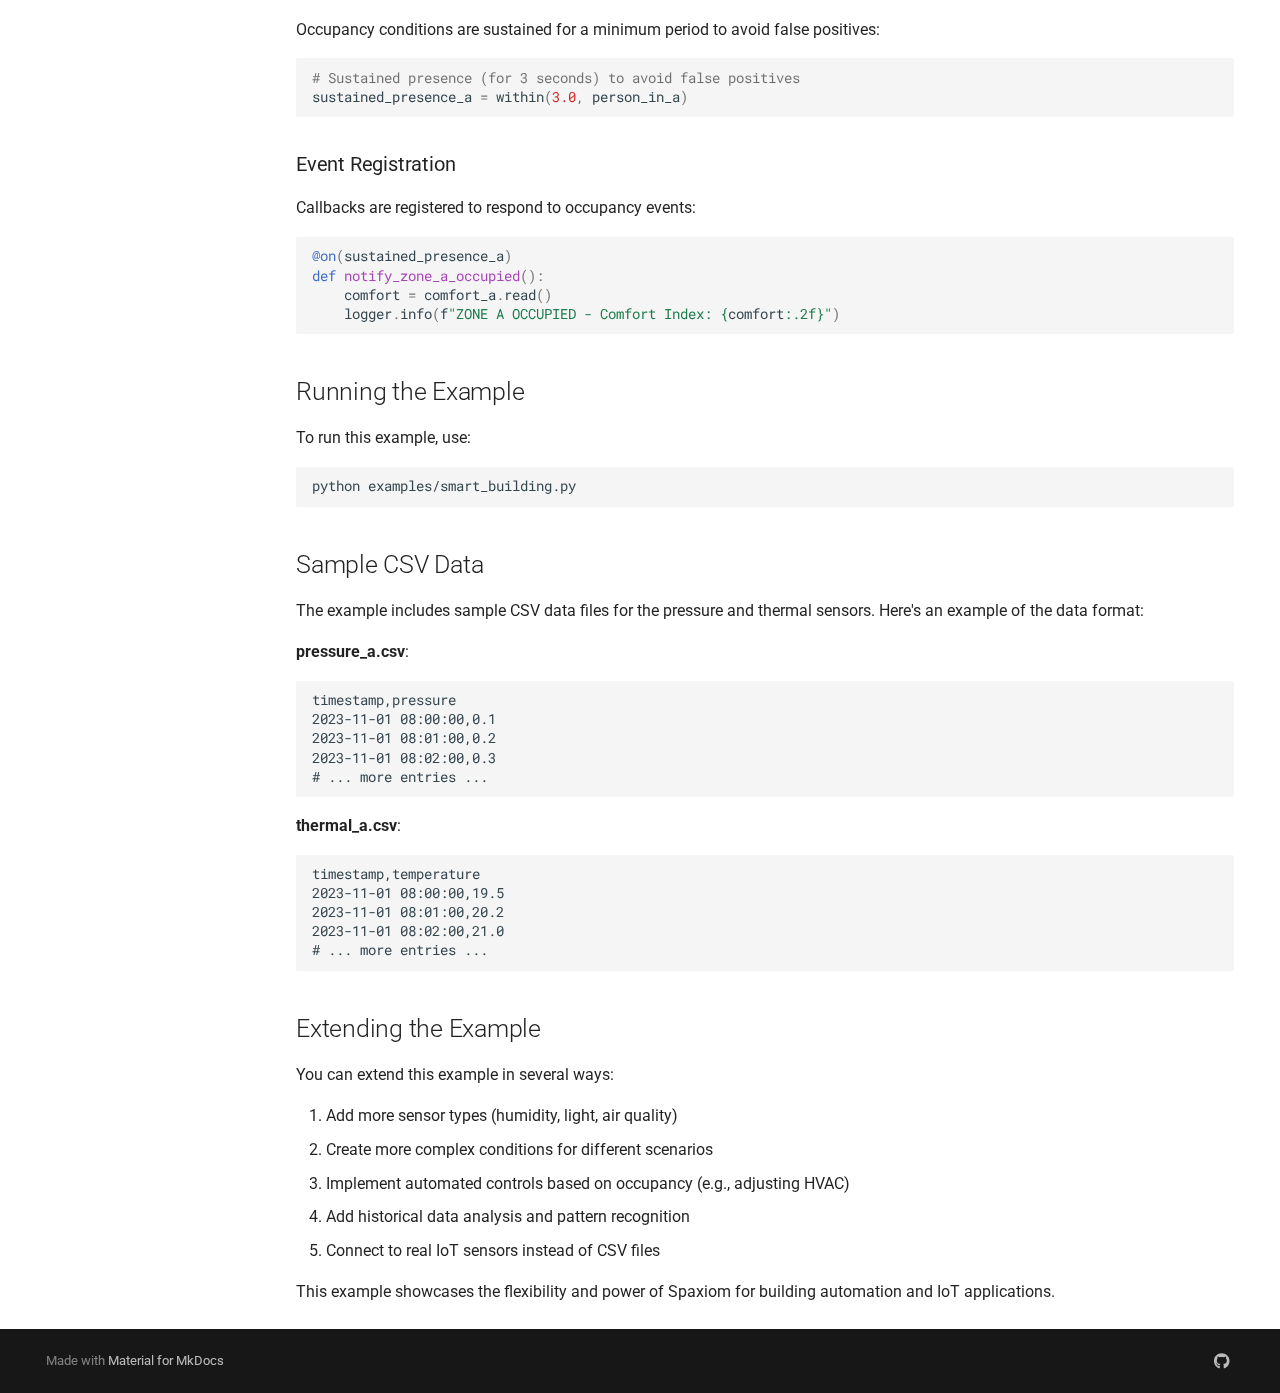
<file: examples/smart_building/index.html>
<!doctype html>
<html lang="en" class="no-js">
  <head>
    
      <meta charset="utf-8">
      <meta name="viewport" content="width=device-width,initial-scale=1">
      
        <meta name="description" content="An embedded domain-specific language for spatial sensor fusion, temporal reasoning, and real-time event detection">
      
      
        <meta name="author" content="Joe Scanlin">
      
      
      
        <link rel="prev" href="../overview/">
      
      
      
      <link rel="icon" href="../../assets/images/favicon.png">
      <meta name="generator" content="mkdocs-1.6.1, mkdocs-material-9.6.14">
    
    
      
        <title>Smart Building - Spaxiom DSL</title>
      
    
    
      <link rel="stylesheet" href="../../assets/stylesheets/main.342714a4.min.css">
      
        
        <link rel="stylesheet" href="../../assets/stylesheets/palette.06af60db.min.css">
      
      


    
    
      
    
    
      
        
        
        <link rel="preconnect" href="https://fonts.gstatic.com" crossorigin>
        <link rel="stylesheet" href="https://fonts.googleapis.com/css?family=Roboto:300,300i,400,400i,700,700i%7CRoboto+Mono:400,400i,700,700i&display=fallback">
        <style>:root{--md-text-font:"Roboto";--md-code-font:"Roboto Mono"}</style>
      
    
    
    <script>__md_scope=new URL("../..",location),__md_hash=e=>[...e].reduce(((e,_)=>(e<<5)-e+_.charCodeAt(0)),0),__md_get=(e,_=localStorage,t=__md_scope)=>JSON.parse(_.getItem(t.pathname+"."+e)),__md_set=(e,_,t=localStorage,a=__md_scope)=>{try{t.setItem(a.pathname+"."+e,JSON.stringify(_))}catch(e){}}</script>
    
      

    
    
    
  </head>
  
  
    
    
    
    
    
    <body dir="ltr" data-md-color-scheme="default" data-md-color-primary="indigo" data-md-color-accent="blue">
  
    
    <input class="md-toggle" data-md-toggle="drawer" type="checkbox" id="__drawer" autocomplete="off">
    <input class="md-toggle" data-md-toggle="search" type="checkbox" id="__search" autocomplete="off">
    <label class="md-overlay" for="__drawer"></label>
    <div data-md-component="skip">
      
        
        <a href="#smart-building-example" class="md-skip">
          Skip to content
        </a>
      
    </div>
    <div data-md-component="announce">
      
    </div>
    
    
      

  

<header class="md-header md-header--shadow" data-md-component="header">
  <nav class="md-header__inner md-grid" aria-label="Header">
    <a href="../.." title="Spaxiom DSL" class="md-header__button md-logo" aria-label="Spaxiom DSL" data-md-component="logo">
      
  
  <svg xmlns="http://www.w3.org/2000/svg" viewBox="0 0 24 24"><path d="M12 8a3 3 0 0 0 3-3 3 3 0 0 0-3-3 3 3 0 0 0-3 3 3 3 0 0 0 3 3m0 3.54C9.64 9.35 6.5 8 3 8v11c3.5 0 6.64 1.35 9 3.54 2.36-2.19 5.5-3.54 9-3.54V8c-3.5 0-6.64 1.35-9 3.54"/></svg>

    </a>
    <label class="md-header__button md-icon" for="__drawer">
      
      <svg xmlns="http://www.w3.org/2000/svg" viewBox="0 0 24 24"><path d="M3 6h18v2H3zm0 5h18v2H3zm0 5h18v2H3z"/></svg>
    </label>
    <div class="md-header__title" data-md-component="header-title">
      <div class="md-header__ellipsis">
        <div class="md-header__topic">
          <span class="md-ellipsis">
            Spaxiom DSL
          </span>
        </div>
        <div class="md-header__topic" data-md-component="header-topic">
          <span class="md-ellipsis">
            
              Smart Building
            
          </span>
        </div>
      </div>
    </div>
    
      
    
    
    
    
      
      
        <label class="md-header__button md-icon" for="__search">
          
          <svg xmlns="http://www.w3.org/2000/svg" viewBox="0 0 24 24"><path d="M9.5 3A6.5 6.5 0 0 1 16 9.5c0 1.61-.59 3.09-1.56 4.23l.27.27h.79l5 5-1.5 1.5-5-5v-.79l-.27-.27A6.52 6.52 0 0 1 9.5 16 6.5 6.5 0 0 1 3 9.5 6.5 6.5 0 0 1 9.5 3m0 2C7 5 5 7 5 9.5S7 14 9.5 14 14 12 14 9.5 12 5 9.5 5"/></svg>
        </label>
        <div class="md-search" data-md-component="search" role="dialog">
  <label class="md-search__overlay" for="__search"></label>
  <div class="md-search__inner" role="search">
    <form class="md-search__form" name="search">
      <input type="text" class="md-search__input" name="query" aria-label="Search" placeholder="Search" autocapitalize="off" autocorrect="off" autocomplete="off" spellcheck="false" data-md-component="search-query" required>
      <label class="md-search__icon md-icon" for="__search">
        
        <svg xmlns="http://www.w3.org/2000/svg" viewBox="0 0 24 24"><path d="M9.5 3A6.5 6.5 0 0 1 16 9.5c0 1.61-.59 3.09-1.56 4.23l.27.27h.79l5 5-1.5 1.5-5-5v-.79l-.27-.27A6.52 6.52 0 0 1 9.5 16 6.5 6.5 0 0 1 3 9.5 6.5 6.5 0 0 1 9.5 3m0 2C7 5 5 7 5 9.5S7 14 9.5 14 14 12 14 9.5 12 5 9.5 5"/></svg>
        
        <svg xmlns="http://www.w3.org/2000/svg" viewBox="0 0 24 24"><path d="M20 11v2H8l5.5 5.5-1.42 1.42L4.16 12l7.92-7.92L13.5 5.5 8 11z"/></svg>
      </label>
      <nav class="md-search__options" aria-label="Search">
        
        <button type="reset" class="md-search__icon md-icon" title="Clear" aria-label="Clear" tabindex="-1">
          
          <svg xmlns="http://www.w3.org/2000/svg" viewBox="0 0 24 24"><path d="M19 6.41 17.59 5 12 10.59 6.41 5 5 6.41 10.59 12 5 17.59 6.41 19 12 13.41 17.59 19 19 17.59 13.41 12z"/></svg>
        </button>
      </nav>
      
    </form>
    <div class="md-search__output">
      <div class="md-search__scrollwrap" tabindex="0" data-md-scrollfix>
        <div class="md-search-result" data-md-component="search-result">
          <div class="md-search-result__meta">
            Initializing search
          </div>
          <ol class="md-search-result__list" role="presentation"></ol>
        </div>
      </div>
    </div>
  </div>
</div>
      
    
    
      <div class="md-header__source">
        <a href="https://github.com/joescanlin/spaxiom-dsl" title="Go to repository" class="md-source" data-md-component="source">
  <div class="md-source__icon md-icon">
    
    <svg xmlns="http://www.w3.org/2000/svg" viewBox="0 0 448 512"><!--! Font Awesome Free 6.7.2 by @fontawesome - https://fontawesome.com License - https://fontawesome.com/license/free (Icons: CC BY 4.0, Fonts: SIL OFL 1.1, Code: MIT License) Copyright 2024 Fonticons, Inc.--><path d="M439.55 236.05 244 40.45a28.87 28.87 0 0 0-40.81 0l-40.66 40.63 51.52 51.52c27.06-9.14 52.68 16.77 43.39 43.68l49.66 49.66c34.23-11.8 61.18 31 35.47 56.69-26.49 26.49-70.21-2.87-56-37.34L240.22 199v121.85c25.3 12.54 22.26 41.85 9.08 55a34.34 34.34 0 0 1-48.55 0c-17.57-17.6-11.07-46.91 11.25-56v-123c-20.8-8.51-24.6-30.74-18.64-45L142.57 101 8.45 235.14a28.86 28.86 0 0 0 0 40.81l195.61 195.6a28.86 28.86 0 0 0 40.8 0l194.69-194.69a28.86 28.86 0 0 0 0-40.81"/></svg>
  </div>
  <div class="md-source__repository">
    GitHub
  </div>
</a>
      </div>
    
  </nav>
  
</header>
    
    <div class="md-container" data-md-component="container">
      
      
        
          
        
      
      <main class="md-main" data-md-component="main">
        <div class="md-main__inner md-grid">
          
            
              
              <div class="md-sidebar md-sidebar--primary" data-md-component="sidebar" data-md-type="navigation" >
                <div class="md-sidebar__scrollwrap">
                  <div class="md-sidebar__inner">
                    



  

<nav class="md-nav md-nav--primary md-nav--integrated" aria-label="Navigation" data-md-level="0">
  <label class="md-nav__title" for="__drawer">
    <a href="../.." title="Spaxiom DSL" class="md-nav__button md-logo" aria-label="Spaxiom DSL" data-md-component="logo">
      
  
  <svg xmlns="http://www.w3.org/2000/svg" viewBox="0 0 24 24"><path d="M12 8a3 3 0 0 0 3-3 3 3 0 0 0-3-3 3 3 0 0 0-3 3 3 3 0 0 0 3 3m0 3.54C9.64 9.35 6.5 8 3 8v11c3.5 0 6.64 1.35 9 3.54 2.36-2.19 5.5-3.54 9-3.54V8c-3.5 0-6.64 1.35-9 3.54"/></svg>

    </a>
    Spaxiom DSL
  </label>
  
    <div class="md-nav__source">
      <a href="https://github.com/joescanlin/spaxiom-dsl" title="Go to repository" class="md-source" data-md-component="source">
  <div class="md-source__icon md-icon">
    
    <svg xmlns="http://www.w3.org/2000/svg" viewBox="0 0 448 512"><!--! Font Awesome Free 6.7.2 by @fontawesome - https://fontawesome.com License - https://fontawesome.com/license/free (Icons: CC BY 4.0, Fonts: SIL OFL 1.1, Code: MIT License) Copyright 2024 Fonticons, Inc.--><path d="M439.55 236.05 244 40.45a28.87 28.87 0 0 0-40.81 0l-40.66 40.63 51.52 51.52c27.06-9.14 52.68 16.77 43.39 43.68l49.66 49.66c34.23-11.8 61.18 31 35.47 56.69-26.49 26.49-70.21-2.87-56-37.34L240.22 199v121.85c25.3 12.54 22.26 41.85 9.08 55a34.34 34.34 0 0 1-48.55 0c-17.57-17.6-11.07-46.91 11.25-56v-123c-20.8-8.51-24.6-30.74-18.64-45L142.57 101 8.45 235.14a28.86 28.86 0 0 0 0 40.81l195.61 195.6a28.86 28.86 0 0 0 40.8 0l194.69-194.69a28.86 28.86 0 0 0 0-40.81"/></svg>
  </div>
  <div class="md-source__repository">
    GitHub
  </div>
</a>
    </div>
  
  <ul class="md-nav__list" data-md-scrollfix>
    
      
      
  
  
  
  
    <li class="md-nav__item">
      <a href="../.." class="md-nav__link">
        
  
  
  <span class="md-ellipsis">
    Home
    
  </span>
  

      </a>
    </li>
  

    
      
      
  
  
  
  
    <li class="md-nav__item">
      <a href="../../whats_new/" class="md-nav__link">
        
  
  
  <span class="md-ellipsis">
    What's New in 0.1.0
    
  </span>
  

      </a>
    </li>
  

    
      
      
  
  
  
  
    <li class="md-nav__item">
      <a href="../../quickstart/" class="md-nav__link">
        
  
  
  <span class="md-ellipsis">
    Quick-Start
    
  </span>
  

      </a>
    </li>
  

    
      
      
  
  
  
  
    <li class="md-nav__item">
      <a href="../../architecture/" class="md-nav__link">
        
  
  
  <span class="md-ellipsis">
    Architecture
    
  </span>
  

      </a>
    </li>
  

    
      
      
  
  
  
  
    
    
    
    
      
        
        
      
    
    
    <li class="md-nav__item md-nav__item--section md-nav__item--nested">
      
        
        
          
        
        <input class="md-nav__toggle md-toggle md-toggle--indeterminate" type="checkbox" id="__nav_5" >
        
          
          <label class="md-nav__link" for="__nav_5" id="__nav_5_label" tabindex="">
            
  
  
  <span class="md-ellipsis">
    API
    
  </span>
  

            <span class="md-nav__icon md-icon"></span>
          </label>
        
        <nav class="md-nav" data-md-level="1" aria-labelledby="__nav_5_label" aria-expanded="false">
          <label class="md-nav__title" for="__nav_5">
            <span class="md-nav__icon md-icon"></span>
            API
          </label>
          <ul class="md-nav__list" data-md-scrollfix>
            
              
                
  
  
  
  
    <li class="md-nav__item">
      <a href="../../api/overview/" class="md-nav__link">
        
  
  
  <span class="md-ellipsis">
    Overview
    
  </span>
  

      </a>
    </li>
  

              
            
          </ul>
        </nav>
      
    </li>
  

    
      
      
  
  
  
  
    <li class="md-nav__item">
      <a href="../../temporal_and_entities/" class="md-nav__link">
        
  
  
  <span class="md-ellipsis">
    Temporal
    
  </span>
  

      </a>
    </li>
  

    
      
      
  
  
  
  
    <li class="md-nav__item">
      <a href="../../cli_usage/" class="md-nav__link">
        
  
  
  <span class="md-ellipsis">
    CLI
    
  </span>
  

      </a>
    </li>
  

    
      
      
  
  
    
  
  
  
    
    
    
    
      
        
        
      
    
    
    <li class="md-nav__item md-nav__item--active md-nav__item--section md-nav__item--nested">
      
        
        
        <input class="md-nav__toggle md-toggle " type="checkbox" id="__nav_8" checked>
        
          
          <label class="md-nav__link" for="__nav_8" id="__nav_8_label" tabindex="">
            
  
  
  <span class="md-ellipsis">
    Examples
    
  </span>
  

            <span class="md-nav__icon md-icon"></span>
          </label>
        
        <nav class="md-nav" data-md-level="1" aria-labelledby="__nav_8_label" aria-expanded="true">
          <label class="md-nav__title" for="__nav_8">
            <span class="md-nav__icon md-icon"></span>
            Examples
          </label>
          <ul class="md-nav__list" data-md-scrollfix>
            
              
                
  
  
  
  
    <li class="md-nav__item">
      <a href="../overview/" class="md-nav__link">
        
  
  
  <span class="md-ellipsis">
    Overview
    
  </span>
  

      </a>
    </li>
  

              
            
              
                
  
  
    
  
  
  
    <li class="md-nav__item md-nav__item--active">
      
      <input class="md-nav__toggle md-toggle" type="checkbox" id="__toc">
      
      
        
      
      
        <label class="md-nav__link md-nav__link--active" for="__toc">
          
  
  
  <span class="md-ellipsis">
    Smart Building
    
  </span>
  

          <span class="md-nav__icon md-icon"></span>
        </label>
      
      <a href="./" class="md-nav__link md-nav__link--active">
        
  
  
  <span class="md-ellipsis">
    Smart Building
    
  </span>
  

      </a>
      
        

<nav class="md-nav md-nav--secondary" aria-label="Table of contents">
  
  
  
    
  
  
    <label class="md-nav__title" for="__toc">
      <span class="md-nav__icon md-icon"></span>
      Table of contents
    </label>
    <ul class="md-nav__list" data-md-component="toc" data-md-scrollfix>
      
        <li class="md-nav__item">
  <a href="#overview" class="md-nav__link">
    <span class="md-ellipsis">
      Overview
    </span>
  </a>
  
</li>
      
        <li class="md-nav__item">
  <a href="#full-example-code" class="md-nav__link">
    <span class="md-ellipsis">
      Full Example Code
    </span>
  </a>
  
</li>
      
        <li class="md-nav__item">
  <a href="#key-components" class="md-nav__link">
    <span class="md-ellipsis">
      Key Components
    </span>
  </a>
  
    <nav class="md-nav" aria-label="Key Components">
      <ul class="md-nav__list">
        
          <li class="md-nav__item">
  <a href="#smartsensor-class" class="md-nav__link">
    <span class="md-ellipsis">
      SmartSensor Class
    </span>
  </a>
  
</li>
        
          <li class="md-nav__item">
  <a href="#spatial-zones" class="md-nav__link">
    <span class="md-ellipsis">
      Spatial Zones
    </span>
  </a>
  
</li>
        
          <li class="md-nav__item">
  <a href="#occupancy-conditions" class="md-nav__link">
    <span class="md-ellipsis">
      Occupancy Conditions
    </span>
  </a>
  
</li>
        
          <li class="md-nav__item">
  <a href="#sensor-fusion" class="md-nav__link">
    <span class="md-ellipsis">
      Sensor Fusion
    </span>
  </a>
  
</li>
        
          <li class="md-nav__item">
  <a href="#temporal-conditions" class="md-nav__link">
    <span class="md-ellipsis">
      Temporal Conditions
    </span>
  </a>
  
</li>
        
          <li class="md-nav__item">
  <a href="#event-registration" class="md-nav__link">
    <span class="md-ellipsis">
      Event Registration
    </span>
  </a>
  
</li>
        
      </ul>
    </nav>
  
</li>
      
        <li class="md-nav__item">
  <a href="#running-the-example" class="md-nav__link">
    <span class="md-ellipsis">
      Running the Example
    </span>
  </a>
  
</li>
      
        <li class="md-nav__item">
  <a href="#sample-csv-data" class="md-nav__link">
    <span class="md-ellipsis">
      Sample CSV Data
    </span>
  </a>
  
</li>
      
        <li class="md-nav__item">
  <a href="#extending-the-example" class="md-nav__link">
    <span class="md-ellipsis">
      Extending the Example
    </span>
  </a>
  
</li>
      
    </ul>
  
</nav>
      
    </li>
  

              
            
          </ul>
        </nav>
      
    </li>
  

    
  </ul>
</nav>
                  </div>
                </div>
              </div>
            
            
          
          
            <div class="md-content" data-md-component="content">
              <article class="md-content__inner md-typeset">
                
                  


  
  


<h1 id="smart-building-example">Smart Building Example<a class="headerlink" href="#smart-building-example" title="Permanent link">&para;</a></h1>
<p>The Smart Building example demonstrates how to use Spaxiom for building automation and occupancy detection. This example shows:</p>
<ol>
<li>Reading historical sensor data from CSV files</li>
<li>Defining spatial zones for different building areas</li>
<li>Creating occupancy conditions using pressure and thermal sensors</li>
<li>Fusing sensor data with custom weights into a comfort index</li>
<li>Logging occupancy events at regular intervals</li>
</ol>
<h2 id="overview">Overview<a class="headerlink" href="#overview" title="Permanent link">&para;</a></h2>
<p>The example sets up two zones (an office area and a meeting room), each with pressure and thermal sensors. It then creates a comfort index by fusing the thermal and pressure data with weights of 60% and 40% respectively. The system detects when a person is present in either zone based on the combined conditions and logs the comfort level.</p>
<h2 id="full-example-code">Full Example Code<a class="headerlink" href="#full-example-code" title="Permanent link">&para;</a></h2>
<div class="highlight"><pre><span></span><code><span class="ch">#!/usr/bin/env python3</span>
<span class="sd">&quot;&quot;&quot;</span>
<span class="sd">Smart Building Demo for Spaxiom DSL.</span>

<span class="sd">This example demonstrates:</span>
<span class="sd">1. Using FileSensors to read historical CSV data (floor pressure and thermal)</span>
<span class="sd">2. Defining spatial zones and occupancy conditions</span>
<span class="sd">3. Fusing sensors with custom weights to create a comfort index</span>
<span class="sd">4. Logging occupancy levels at regular intervals</span>
<span class="sd">&quot;&quot;&quot;</span>

<span class="kn">import</span><span class="w"> </span><span class="nn">os</span>
<span class="kn">import</span><span class="w"> </span><span class="nn">sys</span>
<span class="kn">import</span><span class="w"> </span><span class="nn">time</span>
<span class="kn">import</span><span class="w"> </span><span class="nn">random</span>
<span class="kn">import</span><span class="w"> </span><span class="nn">logging</span>
<span class="kn">from</span><span class="w"> </span><span class="nn">datetime</span><span class="w"> </span><span class="kn">import</span> <span class="n">datetime</span>

<span class="c1"># Add the parent directory to the Python path</span>
<span class="n">sys</span><span class="o">.</span><span class="n">path</span><span class="o">.</span><span class="n">insert</span><span class="p">(</span><span class="mi">0</span><span class="p">,</span> <span class="n">os</span><span class="o">.</span><span class="n">path</span><span class="o">.</span><span class="n">abspath</span><span class="p">(</span><span class="n">os</span><span class="o">.</span><span class="n">path</span><span class="o">.</span><span class="n">join</span><span class="p">(</span><span class="n">os</span><span class="o">.</span><span class="n">path</span><span class="o">.</span><span class="n">dirname</span><span class="p">(</span><span class="vm">__file__</span><span class="p">),</span> <span class="s2">&quot;..&quot;</span><span class="p">)))</span>

<span class="kn">from</span><span class="w"> </span><span class="nn">spaxiom</span><span class="w"> </span><span class="kn">import</span> <span class="n">Zone</span><span class="p">,</span> <span class="n">Condition</span><span class="p">,</span> <span class="n">on</span><span class="p">,</span> <span class="n">within</span><span class="p">,</span> <span class="n">Sensor</span>
<span class="kn">from</span><span class="w"> </span><span class="nn">spaxiom.adaptors.file_sensor</span><span class="w"> </span><span class="kn">import</span> <span class="n">FileSensor</span>
<span class="kn">from</span><span class="w"> </span><span class="nn">spaxiom.fusion</span><span class="w"> </span><span class="kn">import</span> <span class="n">WeightedFusion</span>

<span class="c1"># Configure logging</span>
<span class="n">logging</span><span class="o">.</span><span class="n">basicConfig</span><span class="p">(</span>
    <span class="n">level</span><span class="o">=</span><span class="n">logging</span><span class="o">.</span><span class="n">INFO</span><span class="p">,</span>
    <span class="nb">format</span><span class="o">=</span><span class="s1">&#39;</span><span class="si">%(asctime)s</span><span class="s1"> - </span><span class="si">%(levelname)s</span><span class="s1"> - </span><span class="si">%(message)s</span><span class="s1">&#39;</span><span class="p">,</span>
    <span class="n">datefmt</span><span class="o">=</span><span class="s1">&#39;%Y-%m-</span><span class="si">%d</span><span class="s1"> %H:%M:%S&#39;</span>
<span class="p">)</span>
<span class="n">logger</span> <span class="o">=</span> <span class="n">logging</span><span class="o">.</span><span class="n">getLogger</span><span class="p">(</span><span class="s2">&quot;SmartBuilding&quot;</span><span class="p">)</span>

<span class="c1"># A simple adaptor that generates mock values if the file doesn&#39;t exist</span>
<span class="k">class</span><span class="w"> </span><span class="nc">SmartSensor</span><span class="p">(</span><span class="n">Sensor</span><span class="p">):</span>
<span class="w">    </span><span class="sd">&quot;&quot;&quot;</span>
<span class="sd">    A sensor that either reads from a CSV file if it exists,</span>
<span class="sd">    or generates random values within a specified range.</span>
<span class="sd">    &quot;&quot;&quot;</span>

    <span class="k">def</span><span class="w"> </span><span class="fm">__init__</span><span class="p">(</span>
        <span class="bp">self</span><span class="p">,</span>
        <span class="n">name</span><span class="p">:</span> <span class="nb">str</span><span class="p">,</span>
        <span class="n">sensor_type</span><span class="p">:</span> <span class="nb">str</span><span class="p">,</span>
        <span class="n">location</span><span class="p">:</span> <span class="nb">tuple</span><span class="p">,</span>
        <span class="n">file_path</span><span class="p">:</span> <span class="nb">str</span> <span class="o">=</span> <span class="kc">None</span><span class="p">,</span>
        <span class="n">min_value</span><span class="p">:</span> <span class="nb">float</span> <span class="o">=</span> <span class="mf">0.0</span><span class="p">,</span>
        <span class="n">max_value</span><span class="p">:</span> <span class="nb">float</span> <span class="o">=</span> <span class="mf">1.0</span><span class="p">,</span>
    <span class="p">):</span>
        <span class="nb">super</span><span class="p">()</span><span class="o">.</span><span class="fm">__init__</span><span class="p">(</span><span class="n">name</span><span class="o">=</span><span class="n">name</span><span class="p">,</span> <span class="n">sensor_type</span><span class="o">=</span><span class="n">sensor_type</span><span class="p">,</span> <span class="n">location</span><span class="o">=</span><span class="n">location</span><span class="p">)</span>
        <span class="bp">self</span><span class="o">.</span><span class="n">file_path</span> <span class="o">=</span> <span class="n">file_path</span>
        <span class="bp">self</span><span class="o">.</span><span class="n">min_value</span> <span class="o">=</span> <span class="n">min_value</span>
        <span class="bp">self</span><span class="o">.</span><span class="n">max_value</span> <span class="o">=</span> <span class="n">max_value</span>
        <span class="bp">self</span><span class="o">.</span><span class="n">file_sensor</span> <span class="o">=</span> <span class="kc">None</span>

        <span class="c1"># Try to create a file sensor if the path exists</span>
        <span class="k">if</span> <span class="n">file_path</span> <span class="ow">and</span> <span class="n">os</span><span class="o">.</span><span class="n">path</span><span class="o">.</span><span class="n">exists</span><span class="p">(</span><span class="n">file_path</span><span class="p">):</span>
            <span class="k">try</span><span class="p">:</span>
                <span class="c1"># Determine which column to use based on sensor type</span>
                <span class="n">column_name</span> <span class="o">=</span> <span class="s2">&quot;pressure&quot;</span> <span class="k">if</span> <span class="n">sensor_type</span> <span class="o">==</span> <span class="s2">&quot;pressure&quot;</span> <span class="k">else</span> <span class="s2">&quot;temperature&quot;</span>
                <span class="bp">self</span><span class="o">.</span><span class="n">file_sensor</span> <span class="o">=</span> <span class="n">FileSensor</span><span class="p">(</span>
                    <span class="n">name</span><span class="o">=</span><span class="sa">f</span><span class="s2">&quot;file_</span><span class="si">{</span><span class="n">name</span><span class="si">}</span><span class="s2">&quot;</span><span class="p">,</span>
                    <span class="n">file_path</span><span class="o">=</span><span class="n">file_path</span><span class="p">,</span>
                    <span class="n">column_name</span><span class="o">=</span><span class="n">column_name</span><span class="p">,</span>
                    <span class="n">location</span><span class="o">=</span><span class="n">location</span><span class="p">,</span>
                    <span class="n">loop</span><span class="o">=</span><span class="kc">True</span><span class="p">,</span>  <span class="c1"># Loop through the file data</span>
                <span class="p">)</span>
                <span class="nb">print</span><span class="p">(</span><span class="sa">f</span><span class="s2">&quot;  - Using CSV data from </span><span class="si">{</span><span class="n">os</span><span class="o">.</span><span class="n">path</span><span class="o">.</span><span class="n">basename</span><span class="p">(</span><span class="n">file_path</span><span class="p">)</span><span class="si">}</span><span class="s2">&quot;</span><span class="p">)</span>
            <span class="k">except</span> <span class="ne">Exception</span> <span class="k">as</span> <span class="n">e</span><span class="p">:</span>
                <span class="nb">print</span><span class="p">(</span><span class="sa">f</span><span class="s2">&quot;  - Error loading file sensor: </span><span class="si">{</span><span class="n">e</span><span class="si">}</span><span class="s2">&quot;</span><span class="p">)</span>
                <span class="bp">self</span><span class="o">.</span><span class="n">file_sensor</span> <span class="o">=</span> <span class="kc">None</span>

    <span class="k">def</span><span class="w"> </span><span class="nf">_read_raw</span><span class="p">(</span><span class="bp">self</span><span class="p">):</span>
<span class="w">        </span><span class="sd">&quot;&quot;&quot;Read from file sensor if available, otherwise generate random value&quot;&quot;&quot;</span>
        <span class="k">if</span> <span class="bp">self</span><span class="o">.</span><span class="n">file_sensor</span><span class="p">:</span>
            <span class="n">value</span> <span class="o">=</span> <span class="bp">self</span><span class="o">.</span><span class="n">file_sensor</span><span class="o">.</span><span class="n">_read_raw</span><span class="p">()</span>
            <span class="k">if</span> <span class="n">value</span> <span class="ow">is</span> <span class="ow">not</span> <span class="kc">None</span><span class="p">:</span>
                <span class="k">return</span> <span class="n">value</span>

        <span class="c1"># Generate random value if file sensor not available or returned None</span>
        <span class="k">return</span> <span class="bp">self</span><span class="o">.</span><span class="n">min_value</span> <span class="o">+</span> <span class="n">random</span><span class="o">.</span><span class="n">random</span><span class="p">()</span> <span class="o">*</span> <span class="p">(</span><span class="bp">self</span><span class="o">.</span><span class="n">max_value</span> <span class="o">-</span> <span class="bp">self</span><span class="o">.</span><span class="n">min_value</span><span class="p">)</span>

<span class="k">def</span><span class="w"> </span><span class="nf">main</span><span class="p">():</span>
<span class="w">    </span><span class="sd">&quot;&quot;&quot;Run the smart building demo with historical sensor data.&quot;&quot;&quot;</span>
    <span class="nb">print</span><span class="p">(</span><span class="s2">&quot;</span><span class="se">\n</span><span class="s2">Spaxiom Smart Building Demo&quot;</span><span class="p">)</span>
    <span class="nb">print</span><span class="p">(</span><span class="s2">&quot;===========================&quot;</span><span class="p">)</span>
    <span class="nb">print</span><span class="p">(</span><span class="s2">&quot;This demo demonstrates:&quot;</span><span class="p">)</span>
    <span class="nb">print</span><span class="p">(</span><span class="s2">&quot;1. Reading historical sensor data from CSV files&quot;</span><span class="p">)</span>
    <span class="nb">print</span><span class="p">(</span><span class="s2">&quot;2. Detecting occupancy in different building zones&quot;</span><span class="p">)</span>
    <span class="nb">print</span><span class="p">(</span><span class="s2">&quot;3. Creating a weighted comfort index from thermal and pressure data&quot;</span><span class="p">)</span>
    <span class="nb">print</span><span class="p">(</span><span class="s2">&quot;4. Logging occupancy information at regular intervals</span><span class="se">\n</span><span class="s2">&quot;</span><span class="p">)</span>

    <span class="c1"># Define zones (in square meters)</span>
    <span class="n">zone_a</span> <span class="o">=</span> <span class="n">Zone</span><span class="p">(</span><span class="mi">0</span><span class="p">,</span> <span class="mi">0</span><span class="p">,</span> <span class="mi">10</span><span class="p">,</span> <span class="mi">10</span><span class="p">)</span>  <span class="c1"># 10x10m zone (e.g., office area)</span>
    <span class="n">zone_b</span> <span class="o">=</span> <span class="n">Zone</span><span class="p">(</span><span class="mi">15</span><span class="p">,</span> <span class="mi">0</span><span class="p">,</span> <span class="mi">25</span><span class="p">,</span> <span class="mi">10</span><span class="p">)</span>  <span class="c1"># 10x10m zone (e.g., meeting room)</span>

    <span class="nb">print</span><span class="p">(</span><span class="sa">f</span><span class="s2">&quot;Zone A: </span><span class="si">{</span><span class="n">zone_a</span><span class="si">}</span><span class="s2"> (Office Area)&quot;</span><span class="p">)</span>
    <span class="nb">print</span><span class="p">(</span><span class="sa">f</span><span class="s2">&quot;Zone B: </span><span class="si">{</span><span class="n">zone_b</span><span class="si">}</span><span class="s2"> (Meeting Room)</span><span class="se">\n</span><span class="s2">&quot;</span><span class="p">)</span>

    <span class="c1"># Create paths to CSV files (these would contain timestamp + value pairs)</span>
    <span class="c1"># Note: These files don&#39;t need to exist for the demo - SmartSensor will generate random data</span>
    <span class="n">pressure_a_path</span> <span class="o">=</span> <span class="n">os</span><span class="o">.</span><span class="n">path</span><span class="o">.</span><span class="n">join</span><span class="p">(</span><span class="n">os</span><span class="o">.</span><span class="n">path</span><span class="o">.</span><span class="n">dirname</span><span class="p">(</span><span class="vm">__file__</span><span class="p">),</span> <span class="s2">&quot;data/pressure_a.csv&quot;</span><span class="p">)</span>
    <span class="n">thermal_a_path</span> <span class="o">=</span> <span class="n">os</span><span class="o">.</span><span class="n">path</span><span class="o">.</span><span class="n">join</span><span class="p">(</span><span class="n">os</span><span class="o">.</span><span class="n">path</span><span class="o">.</span><span class="n">dirname</span><span class="p">(</span><span class="vm">__file__</span><span class="p">),</span> <span class="s2">&quot;data/thermal_a.csv&quot;</span><span class="p">)</span>
    <span class="n">pressure_b_path</span> <span class="o">=</span> <span class="n">os</span><span class="o">.</span><span class="n">path</span><span class="o">.</span><span class="n">join</span><span class="p">(</span><span class="n">os</span><span class="o">.</span><span class="n">path</span><span class="o">.</span><span class="n">dirname</span><span class="p">(</span><span class="vm">__file__</span><span class="p">),</span> <span class="s2">&quot;data/pressure_b.csv&quot;</span><span class="p">)</span>
    <span class="n">thermal_b_path</span> <span class="o">=</span> <span class="n">os</span><span class="o">.</span><span class="n">path</span><span class="o">.</span><span class="n">join</span><span class="p">(</span><span class="n">os</span><span class="o">.</span><span class="n">path</span><span class="o">.</span><span class="n">dirname</span><span class="p">(</span><span class="vm">__file__</span><span class="p">),</span> <span class="s2">&quot;data/thermal_b.csv&quot;</span><span class="p">)</span>

    <span class="c1"># Ensure data directory exists</span>
    <span class="n">data_dir</span> <span class="o">=</span> <span class="n">os</span><span class="o">.</span><span class="n">path</span><span class="o">.</span><span class="n">join</span><span class="p">(</span><span class="n">os</span><span class="o">.</span><span class="n">path</span><span class="o">.</span><span class="n">dirname</span><span class="p">(</span><span class="vm">__file__</span><span class="p">),</span> <span class="s2">&quot;data&quot;</span><span class="p">)</span>
    <span class="n">os</span><span class="o">.</span><span class="n">makedirs</span><span class="p">(</span><span class="n">data_dir</span><span class="p">,</span> <span class="n">exist_ok</span><span class="o">=</span><span class="kc">True</span><span class="p">)</span>

    <span class="nb">print</span><span class="p">(</span><span class="s2">&quot;Initializing sensors...&quot;</span><span class="p">)</span>

    <span class="c1"># Create sensors for each data source</span>
    <span class="c1"># If files don&#39;t exist, random values will be generated</span>
    <span class="n">pressure_a</span> <span class="o">=</span> <span class="n">SmartSensor</span><span class="p">(</span>
        <span class="n">name</span><span class="o">=</span><span class="s2">&quot;pressure_A&quot;</span><span class="p">,</span>
        <span class="n">sensor_type</span><span class="o">=</span><span class="s2">&quot;pressure&quot;</span><span class="p">,</span>
        <span class="n">location</span><span class="o">=</span><span class="p">(</span><span class="mi">5</span><span class="p">,</span> <span class="mi">5</span><span class="p">,</span> <span class="mi">0</span><span class="p">),</span>  <span class="c1"># Center of Zone A</span>
        <span class="n">file_path</span><span class="o">=</span><span class="n">pressure_a_path</span><span class="p">,</span>
        <span class="n">min_value</span><span class="o">=</span><span class="mf">0.0</span><span class="p">,</span>  <span class="c1"># Random values between 0-1 if file not found</span>
        <span class="n">max_value</span><span class="o">=</span><span class="mf">1.0</span><span class="p">,</span>
    <span class="p">)</span>

    <span class="n">thermal_a</span> <span class="o">=</span> <span class="n">SmartSensor</span><span class="p">(</span>
        <span class="n">name</span><span class="o">=</span><span class="s2">&quot;thermal_A&quot;</span><span class="p">,</span>
        <span class="n">sensor_type</span><span class="o">=</span><span class="s2">&quot;thermal&quot;</span><span class="p">,</span>
        <span class="n">location</span><span class="o">=</span><span class="p">(</span><span class="mi">5</span><span class="p">,</span> <span class="mi">5</span><span class="p">,</span> <span class="mi">0</span><span class="p">),</span>  <span class="c1"># Center of Zone A</span>
        <span class="n">file_path</span><span class="o">=</span><span class="n">thermal_a_path</span><span class="p">,</span>
        <span class="n">min_value</span><span class="o">=</span><span class="mf">15.0</span><span class="p">,</span>  <span class="c1"># Random temperatures between 15-30°C if file not found</span>
        <span class="n">max_value</span><span class="o">=</span><span class="mf">30.0</span><span class="p">,</span>
    <span class="p">)</span>

    <span class="n">pressure_b</span> <span class="o">=</span> <span class="n">SmartSensor</span><span class="p">(</span>
        <span class="n">name</span><span class="o">=</span><span class="s2">&quot;pressure_B&quot;</span><span class="p">,</span>
        <span class="n">sensor_type</span><span class="o">=</span><span class="s2">&quot;pressure&quot;</span><span class="p">,</span>
        <span class="n">location</span><span class="o">=</span><span class="p">(</span><span class="mi">20</span><span class="p">,</span> <span class="mi">5</span><span class="p">,</span> <span class="mi">0</span><span class="p">),</span>  <span class="c1"># Center of Zone B</span>
        <span class="n">file_path</span><span class="o">=</span><span class="n">pressure_b_path</span><span class="p">,</span>
        <span class="n">min_value</span><span class="o">=</span><span class="mf">0.0</span><span class="p">,</span>
        <span class="n">max_value</span><span class="o">=</span><span class="mf">1.0</span><span class="p">,</span>
    <span class="p">)</span>

    <span class="n">thermal_b</span> <span class="o">=</span> <span class="n">SmartSensor</span><span class="p">(</span>
        <span class="n">name</span><span class="o">=</span><span class="s2">&quot;thermal_B&quot;</span><span class="p">,</span>
        <span class="n">sensor_type</span><span class="o">=</span><span class="s2">&quot;thermal&quot;</span><span class="p">,</span>
        <span class="n">location</span><span class="o">=</span><span class="p">(</span><span class="mi">20</span><span class="p">,</span> <span class="mi">5</span><span class="p">,</span> <span class="mi">0</span><span class="p">),</span>  <span class="c1"># Center of Zone B</span>
        <span class="n">file_path</span><span class="o">=</span><span class="n">thermal_b_path</span><span class="p">,</span>
        <span class="n">min_value</span><span class="o">=</span><span class="mf">15.0</span><span class="p">,</span>
        <span class="n">max_value</span><span class="o">=</span><span class="mf">30.0</span><span class="p">,</span>
    <span class="p">)</span>

    <span class="nb">print</span><span class="p">(</span><span class="s2">&quot;Sensors initialized:&quot;</span><span class="p">)</span>
    <span class="nb">print</span><span class="p">(</span><span class="sa">f</span><span class="s2">&quot;  </span><span class="si">{</span><span class="n">pressure_a</span><span class="si">}</span><span class="s2">&quot;</span><span class="p">)</span>
    <span class="nb">print</span><span class="p">(</span><span class="sa">f</span><span class="s2">&quot;  </span><span class="si">{</span><span class="n">thermal_a</span><span class="si">}</span><span class="s2">&quot;</span><span class="p">)</span>
    <span class="nb">print</span><span class="p">(</span><span class="sa">f</span><span class="s2">&quot;  </span><span class="si">{</span><span class="n">pressure_b</span><span class="si">}</span><span class="s2">&quot;</span><span class="p">)</span>
    <span class="nb">print</span><span class="p">(</span><span class="sa">f</span><span class="s2">&quot;  </span><span class="si">{</span><span class="n">thermal_b</span><span class="si">}</span><span class="se">\n</span><span class="s2">&quot;</span><span class="p">)</span>

    <span class="c1"># Create weighted fusion sensors for comfort index</span>
    <span class="c1"># Comfort index is 60% thermal + 40% pressure (normalized)</span>
    <span class="n">comfort_a</span> <span class="o">=</span> <span class="n">WeightedFusion</span><span class="p">(</span>
        <span class="n">name</span><span class="o">=</span><span class="s2">&quot;comfort_A&quot;</span><span class="p">,</span>
        <span class="n">sensors</span><span class="o">=</span><span class="p">[</span><span class="n">thermal_a</span><span class="p">,</span> <span class="n">pressure_a</span><span class="p">],</span>
        <span class="n">weights</span><span class="o">=</span><span class="p">[</span><span class="mf">0.6</span><span class="p">,</span> <span class="mf">0.4</span><span class="p">],</span>
        <span class="n">location</span><span class="o">=</span><span class="p">(</span><span class="mi">5</span><span class="p">,</span> <span class="mi">5</span><span class="p">,</span> <span class="mi">0</span><span class="p">),</span>
    <span class="p">)</span>

    <span class="n">comfort_b</span> <span class="o">=</span> <span class="n">WeightedFusion</span><span class="p">(</span>
        <span class="n">name</span><span class="o">=</span><span class="s2">&quot;comfort_B&quot;</span><span class="p">,</span>
        <span class="n">sensors</span><span class="o">=</span><span class="p">[</span><span class="n">thermal_b</span><span class="p">,</span> <span class="n">pressure_b</span><span class="p">],</span>
        <span class="n">weights</span><span class="o">=</span><span class="p">[</span><span class="mf">0.6</span><span class="p">,</span> <span class="mf">0.4</span><span class="p">],</span>
        <span class="n">location</span><span class="o">=</span><span class="p">(</span><span class="mi">20</span><span class="p">,</span> <span class="mi">5</span><span class="p">,</span> <span class="mi">0</span><span class="p">),</span>
    <span class="p">)</span>

    <span class="nb">print</span><span class="p">(</span><span class="s2">&quot;Fusion sensors created:&quot;</span><span class="p">)</span>
    <span class="nb">print</span><span class="p">(</span><span class="sa">f</span><span class="s2">&quot;  </span><span class="si">{</span><span class="n">comfort_a</span><span class="si">}</span><span class="s2"> (60% thermal, 40% pressure)&quot;</span><span class="p">)</span>
    <span class="nb">print</span><span class="p">(</span><span class="sa">f</span><span class="s2">&quot;  </span><span class="si">{</span><span class="n">comfort_b</span><span class="si">}</span><span class="s2"> (60% thermal, 40% pressure)</span><span class="se">\n</span><span class="s2">&quot;</span><span class="p">)</span>

    <span class="c1"># Define conditions for occupancy detection</span>
    <span class="c1"># Person in Zone A = pressure_a &gt; 0.5 AND thermal_a &gt; 22°C</span>
    <span class="n">pressure_a_active</span> <span class="o">=</span> <span class="n">Condition</span><span class="p">(</span><span class="k">lambda</span><span class="p">:</span> <span class="n">pressure_a</span><span class="o">.</span><span class="n">read</span><span class="p">()</span> <span class="o">&gt;</span> <span class="mf">0.5</span><span class="p">)</span>
    <span class="n">thermal_a_active</span> <span class="o">=</span> <span class="n">Condition</span><span class="p">(</span><span class="k">lambda</span><span class="p">:</span> <span class="n">thermal_a</span><span class="o">.</span><span class="n">read</span><span class="p">()</span> <span class="o">&gt;</span> <span class="mf">22.0</span><span class="p">)</span>
    <span class="n">person_in_a</span> <span class="o">=</span> <span class="n">pressure_a_active</span> <span class="o">&amp;</span> <span class="n">thermal_a_active</span>

    <span class="c1"># Person in Zone B = pressure_b &gt; 0.5 AND thermal_b &gt; 22°C</span>
    <span class="n">pressure_b_active</span> <span class="o">=</span> <span class="n">Condition</span><span class="p">(</span><span class="k">lambda</span><span class="p">:</span> <span class="n">pressure_b</span><span class="o">.</span><span class="n">read</span><span class="p">()</span> <span class="o">&gt;</span> <span class="mf">0.5</span><span class="p">)</span>
    <span class="n">thermal_b_active</span> <span class="o">=</span> <span class="n">Condition</span><span class="p">(</span><span class="k">lambda</span><span class="p">:</span> <span class="n">thermal_b</span><span class="o">.</span><span class="n">read</span><span class="p">()</span> <span class="o">&gt;</span> <span class="mf">22.0</span><span class="p">)</span>
    <span class="n">person_in_b</span> <span class="o">=</span> <span class="n">pressure_b_active</span> <span class="o">&amp;</span> <span class="n">thermal_b_active</span>

    <span class="c1"># Sustained presence (for 3 seconds) to avoid false positives</span>
    <span class="n">sustained_presence_a</span> <span class="o">=</span> <span class="n">within</span><span class="p">(</span><span class="mf">3.0</span><span class="p">,</span> <span class="n">person_in_a</span><span class="p">)</span>
    <span class="n">sustained_presence_b</span> <span class="o">=</span> <span class="n">within</span><span class="p">(</span><span class="mf">3.0</span><span class="p">,</span> <span class="n">person_in_b</span><span class="p">)</span>

    <span class="c1"># Register callbacks for occupancy events</span>
    <span class="nd">@on</span><span class="p">(</span><span class="n">sustained_presence_a</span><span class="p">)</span>
    <span class="k">def</span><span class="w"> </span><span class="nf">notify_zone_a_occupied</span><span class="p">():</span>
        <span class="n">comfort</span> <span class="o">=</span> <span class="n">comfort_a</span><span class="o">.</span><span class="n">read</span><span class="p">()</span>
        <span class="n">logger</span><span class="o">.</span><span class="n">info</span><span class="p">(</span><span class="sa">f</span><span class="s2">&quot;ZONE A OCCUPIED - Comfort Index: </span><span class="si">{</span><span class="n">comfort</span><span class="si">:</span><span class="s2">.2f</span><span class="si">}</span><span class="s2">&quot;</span><span class="p">)</span>

    <span class="nd">@on</span><span class="p">(</span><span class="n">sustained_presence_b</span><span class="p">)</span>
    <span class="k">def</span><span class="w"> </span><span class="nf">notify_zone_b_occupied</span><span class="p">():</span>
        <span class="n">comfort</span> <span class="o">=</span> <span class="n">comfort_b</span><span class="o">.</span><span class="n">read</span><span class="p">()</span>
        <span class="n">logger</span><span class="o">.</span><span class="n">info</span><span class="p">(</span><span class="sa">f</span><span class="s2">&quot;ZONE B OCCUPIED - Comfort Index: </span><span class="si">{</span><span class="n">comfort</span><span class="si">:</span><span class="s2">.2f</span><span class="si">}</span><span class="s2">&quot;</span><span class="p">)</span>

    <span class="nb">print</span><span class="p">(</span><span class="s2">&quot;Starting monitoring...&quot;</span><span class="p">)</span>
    <span class="nb">print</span><span class="p">(</span><span class="s2">&quot;Press Ctrl+C to exit</span><span class="se">\n</span><span class="s2">&quot;</span><span class="p">)</span>

    <span class="c1"># Start the event loop with manual condition checking</span>
    <span class="k">try</span><span class="p">:</span>
        <span class="k">while</span> <span class="kc">True</span><span class="p">:</span>
            <span class="c1"># Read current sensor values</span>
            <span class="n">p_a</span> <span class="o">=</span> <span class="n">pressure_a</span><span class="o">.</span><span class="n">read</span><span class="p">()</span> 
            <span class="n">t_a</span> <span class="o">=</span> <span class="n">thermal_a</span><span class="o">.</span><span class="n">read</span><span class="p">()</span>
            <span class="n">c_a</span> <span class="o">=</span> <span class="n">comfort_a</span><span class="o">.</span><span class="n">read</span><span class="p">()</span>

            <span class="n">p_b</span> <span class="o">=</span> <span class="n">pressure_b</span><span class="o">.</span><span class="n">read</span><span class="p">()</span>
            <span class="n">t_b</span> <span class="o">=</span> <span class="n">thermal_b</span><span class="o">.</span><span class="n">read</span><span class="p">()</span>
            <span class="n">c_b</span> <span class="o">=</span> <span class="n">comfort_b</span><span class="o">.</span><span class="n">read</span><span class="p">()</span>

            <span class="c1"># Current timestamp</span>
            <span class="n">now</span> <span class="o">=</span> <span class="n">datetime</span><span class="o">.</span><span class="n">now</span><span class="p">()</span><span class="o">.</span><span class="n">strftime</span><span class="p">(</span><span class="s2">&quot;%H:%M:%S&quot;</span><span class="p">)</span>

            <span class="c1"># Log occupancy level every second</span>
            <span class="nb">print</span><span class="p">(</span><span class="sa">f</span><span class="s2">&quot;[</span><span class="si">{</span><span class="n">now</span><span class="si">}</span><span class="s2">] ZONE A: Pressure: </span><span class="si">{</span><span class="n">p_a</span><span class="si">:</span><span class="s2">.2f</span><span class="si">}</span><span class="s2">, Temp: </span><span class="si">{</span><span class="n">t_a</span><span class="si">:</span><span class="s2">.1f</span><span class="si">}</span><span class="s2">°C, Comfort: </span><span class="si">{</span><span class="n">c_a</span><span class="si">:</span><span class="s2">.2f</span><span class="si">}</span><span class="s2">&quot;</span><span class="p">,</span> <span class="n">end</span><span class="o">=</span><span class="s2">&quot;&quot;</span><span class="p">)</span>
            <span class="nb">print</span><span class="p">(</span><span class="sa">f</span><span class="s2">&quot; | ZONE B: Pressure: </span><span class="si">{</span><span class="n">p_b</span><span class="si">:</span><span class="s2">.2f</span><span class="si">}</span><span class="s2">, Temp: </span><span class="si">{</span><span class="n">t_b</span><span class="si">:</span><span class="s2">.1f</span><span class="si">}</span><span class="s2">°C, Comfort: </span><span class="si">{</span><span class="n">c_b</span><span class="si">:</span><span class="s2">.2f</span><span class="si">}</span><span class="s2">&quot;</span><span class="p">,</span> <span class="n">end</span><span class="o">=</span><span class="s2">&quot;</span><span class="se">\r</span><span class="s2">&quot;</span><span class="p">)</span>

            <span class="c1"># Process events</span>
            <span class="kn">from</span><span class="w"> </span><span class="nn">spaxiom.events</span><span class="w"> </span><span class="kn">import</span> <span class="n">process_events</span>
            <span class="n">process_events</span><span class="p">()</span>

            <span class="c1"># Wait before next update</span>
            <span class="n">time</span><span class="o">.</span><span class="n">sleep</span><span class="p">(</span><span class="mf">1.0</span><span class="p">)</span>

    <span class="k">except</span> <span class="ne">KeyboardInterrupt</span><span class="p">:</span>
        <span class="nb">print</span><span class="p">(</span><span class="s2">&quot;</span><span class="se">\n\n</span><span class="s2">Smart Building Demo stopped by user.&quot;</span><span class="p">)</span>

    <span class="c1"># Print summary</span>
    <span class="nb">print</span><span class="p">(</span><span class="s2">&quot;</span><span class="se">\n</span><span class="s2">Demo Summary:&quot;</span><span class="p">)</span>
    <span class="nb">print</span><span class="p">(</span><span class="s2">&quot;=============&quot;</span><span class="p">)</span>
    <span class="nb">print</span><span class="p">(</span><span class="sa">f</span><span class="s2">&quot;Zone A final readings - Pressure: </span><span class="si">{</span><span class="n">pressure_a</span><span class="o">.</span><span class="n">read</span><span class="p">()</span><span class="si">:</span><span class="s2">.2f</span><span class="si">}</span><span class="s2">, Temperature: </span><span class="si">{</span><span class="n">thermal_a</span><span class="o">.</span><span class="n">read</span><span class="p">()</span><span class="si">:</span><span class="s2">.1f</span><span class="si">}</span><span class="s2">°C&quot;</span><span class="p">)</span>
    <span class="nb">print</span><span class="p">(</span><span class="sa">f</span><span class="s2">&quot;Zone B final readings - Pressure: </span><span class="si">{</span><span class="n">pressure_b</span><span class="o">.</span><span class="n">read</span><span class="p">()</span><span class="si">:</span><span class="s2">.2f</span><span class="si">}</span><span class="s2">, Temperature: </span><span class="si">{</span><span class="n">thermal_b</span><span class="o">.</span><span class="n">read</span><span class="p">()</span><span class="si">:</span><span class="s2">.1f</span><span class="si">}</span><span class="s2">°C&quot;</span><span class="p">)</span>
    <span class="nb">print</span><span class="p">(</span><span class="sa">f</span><span class="s2">&quot;Comfort A: </span><span class="si">{</span><span class="n">comfort_a</span><span class="o">.</span><span class="n">read</span><span class="p">()</span><span class="si">:</span><span class="s2">.2f</span><span class="si">}</span><span class="s2">, Comfort B: </span><span class="si">{</span><span class="n">comfort_b</span><span class="o">.</span><span class="n">read</span><span class="p">()</span><span class="si">:</span><span class="s2">.2f</span><span class="si">}</span><span class="s2">&quot;</span><span class="p">)</span>

<span class="k">if</span> <span class="vm">__name__</span> <span class="o">==</span> <span class="s2">&quot;__main__&quot;</span><span class="p">:</span>
    <span class="n">main</span><span class="p">()</span>
</code></pre></div>
<h2 id="key-components">Key Components<a class="headerlink" href="#key-components" title="Permanent link">&para;</a></h2>
<h3 id="smartsensor-class">SmartSensor Class<a class="headerlink" href="#smartsensor-class" title="Permanent link">&para;</a></h3>
<p>The <code>SmartSensor</code> class is a custom sensor implementation that attempts to read data from CSV files if they exist, or falls back to generating random values within a specified range if they don't. This provides flexibility and ensures the example always works.</p>
<div class="highlight"><pre><span></span><code><span class="k">class</span><span class="w"> </span><span class="nc">SmartSensor</span><span class="p">(</span><span class="n">Sensor</span><span class="p">):</span>
<span class="w">    </span><span class="sd">&quot;&quot;&quot;</span>
<span class="sd">    A sensor that either reads from a CSV file if it exists,</span>
<span class="sd">    or generates random values within a specified range.</span>
<span class="sd">    &quot;&quot;&quot;</span>
    <span class="c1"># ...implementation...</span>
</code></pre></div>
<h3 id="spatial-zones">Spatial Zones<a class="headerlink" href="#spatial-zones" title="Permanent link">&para;</a></h3>
<p>Two distinct zones are defined to represent different areas of the building:</p>
<div class="highlight"><pre><span></span><code><span class="c1"># Define zones (in square meters)</span>
<span class="n">zone_a</span> <span class="o">=</span> <span class="n">Zone</span><span class="p">(</span><span class="mi">0</span><span class="p">,</span> <span class="mi">0</span><span class="p">,</span> <span class="mi">10</span><span class="p">,</span> <span class="mi">10</span><span class="p">)</span>  <span class="c1"># 10x10m zone (e.g., office area)</span>
<span class="n">zone_b</span> <span class="o">=</span> <span class="n">Zone</span><span class="p">(</span><span class="mi">15</span><span class="p">,</span> <span class="mi">0</span><span class="p">,</span> <span class="mi">25</span><span class="p">,</span> <span class="mi">10</span><span class="p">)</span>  <span class="c1"># 10x10m zone (e.g., meeting room)</span>
</code></pre></div>
<h3 id="occupancy-conditions">Occupancy Conditions<a class="headerlink" href="#occupancy-conditions" title="Permanent link">&para;</a></h3>
<p>Occupancy conditions are created by combining pressure and thermal sensor readings:</p>
<div class="highlight"><pre><span></span><code><span class="c1"># Person in Zone A = pressure_a &gt; 0.5 AND thermal_a &gt; 22°C</span>
<span class="n">pressure_a_active</span> <span class="o">=</span> <span class="n">Condition</span><span class="p">(</span><span class="k">lambda</span><span class="p">:</span> <span class="n">pressure_a</span><span class="o">.</span><span class="n">read</span><span class="p">()</span> <span class="o">&gt;</span> <span class="mf">0.5</span><span class="p">)</span>
<span class="n">thermal_a_active</span> <span class="o">=</span> <span class="n">Condition</span><span class="p">(</span><span class="k">lambda</span><span class="p">:</span> <span class="n">thermal_a</span><span class="o">.</span><span class="n">read</span><span class="p">()</span> <span class="o">&gt;</span> <span class="mf">22.0</span><span class="p">)</span>
<span class="n">person_in_a</span> <span class="o">=</span> <span class="n">pressure_a_active</span> <span class="o">&amp;</span> <span class="n">thermal_a_active</span>
</code></pre></div>
<h3 id="sensor-fusion">Sensor Fusion<a class="headerlink" href="#sensor-fusion" title="Permanent link">&para;</a></h3>
<p>Sensors are fused with custom weights to create a comfort index:</p>
<div class="highlight"><pre><span></span><code><span class="c1"># Comfort index is 60% thermal + 40% pressure (normalized)</span>
<span class="n">comfort_a</span> <span class="o">=</span> <span class="n">WeightedFusion</span><span class="p">(</span>
    <span class="n">name</span><span class="o">=</span><span class="s2">&quot;comfort_A&quot;</span><span class="p">,</span>
    <span class="n">sensors</span><span class="o">=</span><span class="p">[</span><span class="n">thermal_a</span><span class="p">,</span> <span class="n">pressure_a</span><span class="p">],</span>
    <span class="n">weights</span><span class="o">=</span><span class="p">[</span><span class="mf">0.6</span><span class="p">,</span> <span class="mf">0.4</span><span class="p">],</span>
    <span class="n">location</span><span class="o">=</span><span class="p">(</span><span class="mi">5</span><span class="p">,</span> <span class="mi">5</span><span class="p">,</span> <span class="mi">0</span><span class="p">),</span>
<span class="p">)</span>
</code></pre></div>
<h3 id="temporal-conditions">Temporal Conditions<a class="headerlink" href="#temporal-conditions" title="Permanent link">&para;</a></h3>
<p>Occupancy conditions are sustained for a minimum period to avoid false positives:</p>
<div class="highlight"><pre><span></span><code><span class="c1"># Sustained presence (for 3 seconds) to avoid false positives</span>
<span class="n">sustained_presence_a</span> <span class="o">=</span> <span class="n">within</span><span class="p">(</span><span class="mf">3.0</span><span class="p">,</span> <span class="n">person_in_a</span><span class="p">)</span>
</code></pre></div>
<h3 id="event-registration">Event Registration<a class="headerlink" href="#event-registration" title="Permanent link">&para;</a></h3>
<p>Callbacks are registered to respond to occupancy events:</p>
<div class="highlight"><pre><span></span><code><span class="nd">@on</span><span class="p">(</span><span class="n">sustained_presence_a</span><span class="p">)</span>
<span class="k">def</span><span class="w"> </span><span class="nf">notify_zone_a_occupied</span><span class="p">():</span>
    <span class="n">comfort</span> <span class="o">=</span> <span class="n">comfort_a</span><span class="o">.</span><span class="n">read</span><span class="p">()</span>
    <span class="n">logger</span><span class="o">.</span><span class="n">info</span><span class="p">(</span><span class="sa">f</span><span class="s2">&quot;ZONE A OCCUPIED - Comfort Index: </span><span class="si">{</span><span class="n">comfort</span><span class="si">:</span><span class="s2">.2f</span><span class="si">}</span><span class="s2">&quot;</span><span class="p">)</span>
</code></pre></div>
<h2 id="running-the-example">Running the Example<a class="headerlink" href="#running-the-example" title="Permanent link">&para;</a></h2>
<p>To run this example, use:</p>
<div class="highlight"><pre><span></span><code>python<span class="w"> </span>examples/smart_building.py
</code></pre></div>
<h2 id="sample-csv-data">Sample CSV Data<a class="headerlink" href="#sample-csv-data" title="Permanent link">&para;</a></h2>
<p>The example includes sample CSV data files for the pressure and thermal sensors. Here's an example of the data format:</p>
<p><strong>pressure_a.csv</strong>:
<div class="highlight"><pre><span></span><code>timestamp,pressure
2023-11-01 08:00:00,0.1
2023-11-01 08:01:00,0.2
2023-11-01 08:02:00,0.3
# ... more entries ...
</code></pre></div></p>
<p><strong>thermal_a.csv</strong>:
<div class="highlight"><pre><span></span><code>timestamp,temperature
2023-11-01 08:00:00,19.5
2023-11-01 08:01:00,20.2
2023-11-01 08:02:00,21.0
# ... more entries ...
</code></pre></div></p>
<h2 id="extending-the-example">Extending the Example<a class="headerlink" href="#extending-the-example" title="Permanent link">&para;</a></h2>
<p>You can extend this example in several ways:</p>
<ol>
<li>Add more sensor types (humidity, light, air quality)</li>
<li>Create more complex conditions for different scenarios</li>
<li>Implement automated controls based on occupancy (e.g., adjusting HVAC)</li>
<li>Add historical data analysis and pattern recognition</li>
<li>Connect to real IoT sensors instead of CSV files</li>
</ol>
<p>This example showcases the flexibility and power of Spaxiom for building automation and IoT applications. </p>












                
              </article>
            </div>
          
          
<script>var target=document.getElementById(location.hash.slice(1));target&&target.name&&(target.checked=target.name.startsWith("__tabbed_"))</script>
        </div>
        
      </main>
      
        <footer class="md-footer">
  
  <div class="md-footer-meta md-typeset">
    <div class="md-footer-meta__inner md-grid">
      <div class="md-copyright">
  
  
    Made with
    <a href="https://squidfunk.github.io/mkdocs-material/" target="_blank" rel="noopener">
      Material for MkDocs
    </a>
  
</div>
      
        <div class="md-social">
  
    
    
    
    
      
      
    
    <a href="https://github.com/joescanlin/spaxiom-dsl" target="_blank" rel="noopener" title="github.com" class="md-social__link">
      <svg xmlns="http://www.w3.org/2000/svg" viewBox="0 0 496 512"><!--! Font Awesome Free 6.7.2 by @fontawesome - https://fontawesome.com License - https://fontawesome.com/license/free (Icons: CC BY 4.0, Fonts: SIL OFL 1.1, Code: MIT License) Copyright 2024 Fonticons, Inc.--><path d="M165.9 397.4c0 2-2.3 3.6-5.2 3.6-3.3.3-5.6-1.3-5.6-3.6 0-2 2.3-3.6 5.2-3.6 3-.3 5.6 1.3 5.6 3.6m-31.1-4.5c-.7 2 1.3 4.3 4.3 4.9 2.6 1 5.6 0 6.2-2s-1.3-4.3-4.3-5.2c-2.6-.7-5.5.3-6.2 2.3m44.2-1.7c-2.9.7-4.9 2.6-4.6 4.9.3 2 2.9 3.3 5.9 2.6 2.9-.7 4.9-2.6 4.6-4.6-.3-1.9-3-3.2-5.9-2.9M244.8 8C106.1 8 0 113.3 0 252c0 110.9 69.8 205.8 169.5 239.2 12.8 2.3 17.3-5.6 17.3-12.1 0-6.2-.3-40.4-.3-61.4 0 0-70 15-84.7-29.8 0 0-11.4-29.1-27.8-36.6 0 0-22.9-15.7 1.6-15.4 0 0 24.9 2 38.6 25.8 21.9 38.6 58.6 27.5 72.9 20.9 2.3-16 8.8-27.1 16-33.7-55.9-6.2-112.3-14.3-112.3-110.5 0-27.5 7.6-41.3 23.6-58.9-2.6-6.5-11.1-33.3 2.6-67.9 20.9-6.5 69 27 69 27 20-5.6 41.5-8.5 62.8-8.5s42.8 2.9 62.8 8.5c0 0 48.1-33.6 69-27 13.7 34.7 5.2 61.4 2.6 67.9 16 17.7 25.8 31.5 25.8 58.9 0 96.5-58.9 104.2-114.8 110.5 9.2 7.9 17 22.9 17 46.4 0 33.7-.3 75.4-.3 83.6 0 6.5 4.6 14.4 17.3 12.1C428.2 457.8 496 362.9 496 252 496 113.3 383.5 8 244.8 8M97.2 352.9c-1.3 1-1 3.3.7 5.2 1.6 1.6 3.9 2.3 5.2 1 1.3-1 1-3.3-.7-5.2-1.6-1.6-3.9-2.3-5.2-1m-10.8-8.1c-.7 1.3.3 2.9 2.3 3.9 1.6 1 3.6.7 4.3-.7.7-1.3-.3-2.9-2.3-3.9-2-.6-3.6-.3-4.3.7m32.4 35.6c-1.6 1.3-1 4.3 1.3 6.2 2.3 2.3 5.2 2.6 6.5 1 1.3-1.3.7-4.3-1.3-6.2-2.2-2.3-5.2-2.6-6.5-1m-11.4-14.7c-1.6 1-1.6 3.6 0 5.9s4.3 3.3 5.6 2.3c1.6-1.3 1.6-3.9 0-6.2-1.4-2.3-4-3.3-5.6-2"/></svg>
    </a>
  
</div>
      
    </div>
  </div>
</footer>
      
    </div>
    <div class="md-dialog" data-md-component="dialog">
      <div class="md-dialog__inner md-typeset"></div>
    </div>
    
    
    
      
      <script id="__config" type="application/json">{"base": "../..", "features": ["navigation.instant", "navigation.tracking", "navigation.sections", "navigation.expand", "toc.integrate"], "search": "../../assets/javascripts/workers/search.d50fe291.min.js", "tags": null, "translations": {"clipboard.copied": "Copied to clipboard", "clipboard.copy": "Copy to clipboard", "search.result.more.one": "1 more on this page", "search.result.more.other": "# more on this page", "search.result.none": "No matching documents", "search.result.one": "1 matching document", "search.result.other": "# matching documents", "search.result.placeholder": "Type to start searching", "search.result.term.missing": "Missing", "select.version": "Select version"}, "version": null}</script>
    
    
      <script src="../../assets/javascripts/bundle.13a4f30d.min.js"></script>
      
    
  </body>
</html>
</file>
<file: css/intent.css>
/* INTENT custom styles - minimal styling for clean documentation */
</file>
<file: assets/stylesheets/main.84d31ad4.min.css>
@charset "UTF-8";html{-webkit-text-size-adjust:none;-moz-text-size-adjust:none;text-size-adjust:none;box-sizing:border-box}*,:after,:before{box-sizing:inherit}@media (prefers-reduced-motion){*,:after,:before{transition:none!important}}body{margin:0}a,button,input,label{-webkit-tap-highlight-color:transparent}a{color:inherit;text-decoration:none}hr{border:0;box-sizing:initial;display:block;height:.05rem;overflow:visible;padding:0}small{font-size:80%}sub,sup{line-height:1em}img{border-style:none}table{border-collapse:initial;border-spacing:0}td,th{font-weight:400;vertical-align:top}button{background:#0000;border:0;font-family:inherit;font-size:inherit;margin:0;padding:0}input{border:0;outline:none}:root{--md-primary-fg-color:#4051b5;--md-primary-fg-color--light:#5d6cc0;--md-primary-fg-color--dark:#303fa1;--md-primary-bg-color:#fff;--md-primary-bg-color--light:#ffffffb3;--md-accent-fg-color:#526cfe;--md-accent-fg-color--transparent:#526cfe1a;--md-accent-bg-color:#fff;--md-accent-bg-color--light:#ffffffb3}[data-md-color-scheme=default]{color-scheme:light}[data-md-color-scheme=default] img[src$="#gh-dark-mode-only"],[data-md-color-scheme=default] img[src$="#only-dark"]{display:none}:root,[data-md-color-scheme=default]{--md-hue:225deg;--md-default-fg-color:#000000de;--md-default-fg-color--light:#0000008a;--md-default-fg-color--lighter:#00000052;--md-default-fg-color--lightest:#00000012;--md-default-bg-color:#fff;--md-default-bg-color--light:#ffffffb3;--md-default-bg-color--lighter:#ffffff4d;--md-default-bg-color--lightest:#ffffff1f;--md-code-fg-color:#36464e;--md-code-bg-color:#f5f5f5;--md-code-hl-color:#4287ff;--md-code-hl-color--light:#4287ff1a;--md-code-hl-number-color:#d52a2a;--md-code-hl-special-color:#db1457;--md-code-hl-function-color:#a846b9;--md-code-hl-constant-color:#6e59d9;--md-code-hl-keyword-color:#3f6ec6;--md-code-hl-string-color:#1c7d4d;--md-code-hl-name-color:var(--md-code-fg-color);--md-code-hl-operator-color:var(--md-default-fg-color--light);--md-code-hl-punctuation-color:var(--md-default-fg-color--light);--md-code-hl-comment-color:var(--md-default-fg-color--light);--md-code-hl-generic-color:var(--md-default-fg-color--light);--md-code-hl-variable-color:var(--md-default-fg-color--light);--md-typeset-color:var(--md-default-fg-color);--md-typeset-a-color:var(--md-primary-fg-color);--md-typeset-del-color:#f5503d26;--md-typeset-ins-color:#0bd57026;--md-typeset-kbd-color:#fafafa;--md-typeset-kbd-accent-color:#fff;--md-typeset-kbd-border-color:#b8b8b8;--md-typeset-mark-color:#ffff0080;--md-typeset-table-color:#0000001f;--md-typeset-table-color--light:rgba(0,0,0,.035);--md-admonition-fg-color:var(--md-default-fg-color);--md-admonition-bg-color:var(--md-default-bg-color);--md-warning-fg-color:#000000de;--md-warning-bg-color:#ff9;--md-footer-fg-color:#fff;--md-footer-fg-color--light:#ffffffb3;--md-footer-fg-color--lighter:#ffffff73;--md-footer-bg-color:#000000de;--md-footer-bg-color--dark:#00000052;--md-shadow-z1:0 0.2rem 0.5rem #0000000d,0 0 0.05rem #0000001a;--md-shadow-z2:0 0.2rem 0.5rem #0000001a,0 0 0.05rem #00000040;--md-shadow-z3:0 0.2rem 0.5rem #0003,0 0 0.05rem #00000059}.md-icon svg{fill:currentcolor;display:block;height:1.2rem;width:1.2rem}body{-webkit-font-smoothing:antialiased;-moz-osx-font-smoothing:grayscale;--md-text-font-family:var(--md-text-font,_),-apple-system,BlinkMacSystemFont,Helvetica,Arial,sans-serif;--md-code-font-family:var(--md-code-font,_),SFMono-Regular,Consolas,Menlo,monospace}aside,body,input{font-feature-settings:"kern","liga";color:var(--md-typeset-color);font-family:var(--md-text-font-family)}code,kbd,pre{font-feature-settings:"kern";font-family:var(--md-code-font-family)}:root{--md-typeset-table-sort-icon:url('data:image/svg+xml;charset=utf-8,<svg xmlns="http://www.w3.org/2000/svg" viewBox="0 0 24 24"><path d="m18 21-4-4h3V7h-3l4-4 4 4h-3v10h3M2 19v-2h10v2M2 13v-2h7v2M2 7V5h4v2z"/></svg>');--md-typeset-table-sort-icon--asc:url('data:image/svg+xml;charset=utf-8,<svg xmlns="http://www.w3.org/2000/svg" viewBox="0 0 24 24"><path d="M19 17h3l-4 4-4-4h3V3h2M2 17h10v2H2M6 5v2H2V5m0 6h7v2H2z"/></svg>');--md-typeset-table-sort-icon--desc:url('data:image/svg+xml;charset=utf-8,<svg xmlns="http://www.w3.org/2000/svg" viewBox="0 0 24 24"><path d="M19 7h3l-4-4-4 4h3v14h2M2 17h10v2H2M6 5v2H2V5m0 6h7v2H2z"/></svg>')}.md-typeset{-webkit-print-color-adjust:exact;color-adjust:exact;font-size:.8rem;line-height:1.6;overflow-wrap:break-word}@media print{.md-typeset{font-size:.68rem}}.md-typeset blockquote,.md-typeset dl,.md-typeset figure,.md-typeset ol,.md-typeset pre,.md-typeset ul{margin-bottom:1em;margin-top:1em}.md-typeset h1{color:var(--md-default-fg-color--light);font-size:2em;line-height:1.3;margin:0 0 1.25em}.md-typeset h1,.md-typeset h2{font-weight:300;letter-spacing:-.01em}.md-typeset h2{font-size:1.5625em;line-height:1.4;margin:1.6em 0 .64em}.md-typeset h3{font-size:1.25em;font-weight:400;letter-spacing:-.01em;line-height:1.5;margin:1.6em 0 .8em}.md-typeset h2+h3{margin-top:.8em}.md-typeset h4{font-weight:700;letter-spacing:-.01em;margin:1em 0}.md-typeset h5,.md-typeset h6{color:var(--md-default-fg-color--light);font-size:.8em;font-weight:700;letter-spacing:-.01em;margin:1.25em 0}.md-typeset h5{text-transform:uppercase}.md-typeset h5 code{text-transform:none}.md-typeset hr{border-bottom:.05rem solid var(--md-default-fg-color--lightest);display:flow-root;margin:1.5em 0}.md-typeset a{color:var(--md-typeset-a-color);word-break:break-word}.md-typeset a,.md-typeset a:before{transition:color 125ms}.md-typeset a:focus,.md-typeset a:hover{color:var(--md-accent-fg-color)}.md-typeset a:focus code,.md-typeset a:hover code{background-color:var(--md-accent-fg-color--transparent)}.md-typeset a code{color:currentcolor;transition:background-color 125ms}.md-typeset a.focus-visible{outline-color:var(--md-accent-fg-color);outline-offset:.2rem}.md-typeset code,.md-typeset kbd,.md-typeset pre{color:var(--md-code-fg-color);direction:ltr;font-variant-ligatures:none}@media print{.md-typeset code,.md-typeset kbd,.md-typeset pre{white-space:pre-wrap}}.md-typeset code{background-color:var(--md-code-bg-color);border-radius:.1rem;-webkit-box-decoration-break:clone;box-decoration-break:clone;font-size:.85em;padding:0 .2941176471em;word-break:break-word}.md-typeset code:not(.focus-visible){-webkit-tap-highlight-color:transparent;outline:none}.md-typeset pre{display:flow-root;line-height:1.4;position:relative}.md-typeset pre>code{-webkit-box-decoration-break:slice;box-decoration-break:slice;box-shadow:none;display:block;margin:0;outline-color:var(--md-accent-fg-color);overflow:auto;padding:.7720588235em 1.1764705882em;scrollbar-color:var(--md-default-fg-color--lighter) #0000;scrollbar-width:thin;touch-action:auto;word-break:normal}.md-typeset pre>code:hover{scrollbar-color:var(--md-accent-fg-color) #0000}.md-typeset pre>code::-webkit-scrollbar{height:.2rem;width:.2rem}.md-typeset pre>code::-webkit-scrollbar-thumb{background-color:var(--md-default-fg-color--lighter)}.md-typeset pre>code::-webkit-scrollbar-thumb:hover{background-color:var(--md-accent-fg-color)}.md-typeset kbd{background-color:var(--md-typeset-kbd-color);border-radius:.1rem;box-shadow:0 .1rem 0 .05rem var(--md-typeset-kbd-border-color),0 .1rem 0 var(--md-typeset-kbd-border-color),0 -.1rem .2rem var(--md-typeset-kbd-accent-color) inset;color:var(--md-default-fg-color);display:inline-block;font-size:.75em;padding:0 .6666666667em;vertical-align:text-top;word-break:break-word}.md-typeset mark{background-color:var(--md-typeset-mark-color);-webkit-box-decoration-break:clone;box-decoration-break:clone;color:inherit;word-break:break-word}.md-typeset abbr{border-bottom:.05rem dotted var(--md-default-fg-color--light);cursor:help;text-decoration:none}.md-typeset small{opacity:.75}[dir=ltr] .md-typeset sub,[dir=ltr] .md-typeset sup{margin-left:.078125em}[dir=rtl] .md-typeset sub,[dir=rtl] .md-typeset sup{margin-right:.078125em}[dir=ltr] .md-typeset blockquote{padding-left:.6rem}[dir=rtl] .md-typeset blockquote{padding-right:.6rem}[dir=ltr] .md-typeset blockquote{border-left:.2rem solid var(--md-default-fg-color--lighter)}[dir=rtl] .md-typeset blockquote{border-right:.2rem solid var(--md-default-fg-color--lighter)}.md-typeset blockquote{color:var(--md-default-fg-color--light);margin-left:0;margin-right:0}.md-typeset ul{list-style-type:disc}.md-typeset ul[type]{list-style-type:revert-layer}[dir=ltr] .md-typeset ol,[dir=ltr] .md-typeset ul{margin-left:.625em}[dir=rtl] .md-typeset ol,[dir=rtl] .md-typeset ul{margin-right:.625em}.md-typeset ol,.md-typeset ul{padding:0}.md-typeset ol:not([hidden]),.md-typeset ul:not([hidden]){display:flow-root}.md-typeset ol ol,.md-typeset ul ol{list-style-type:lower-alpha}.md-typeset ol ol ol,.md-typeset ul ol ol{list-style-type:lower-roman}.md-typeset ol ol ol ol,.md-typeset ul ol ol ol{list-style-type:upper-alpha}.md-typeset ol ol ol ol ol,.md-typeset ul ol ol ol ol{list-style-type:upper-roman}.md-typeset ol[type],.md-typeset ul[type]{list-style-type:revert-layer}[dir=ltr] .md-typeset ol li,[dir=ltr] .md-typeset ul li{margin-left:1.25em}[dir=rtl] .md-typeset ol li,[dir=rtl] .md-typeset ul li{margin-right:1.25em}.md-typeset ol li,.md-typeset ul li{margin-bottom:.5em}.md-typeset ol li blockquote,.md-typeset ol li p,.md-typeset ul li blockquote,.md-typeset ul li p{margin:.5em 0}.md-typeset ol li:last-child,.md-typeset ul li:last-child{margin-bottom:0}[dir=ltr] .md-typeset ol li ol,[dir=ltr] .md-typeset ol li ul,[dir=ltr] .md-typeset ul li ol,[dir=ltr] .md-typeset ul li ul{margin-left:.625em}[dir=rtl] .md-typeset ol li ol,[dir=rtl] .md-typeset ol li ul,[dir=rtl] .md-typeset ul li ol,[dir=rtl] .md-typeset ul li ul{margin-right:.625em}.md-typeset ol li ol,.md-typeset ol li ul,.md-typeset ul li ol,.md-typeset ul li ul{margin-bottom:.5em;margin-top:.5em}[dir=ltr] .md-typeset dd{margin-left:1.875em}[dir=rtl] .md-typeset dd{margin-right:1.875em}.md-typeset dd{margin-bottom:1.5em;margin-top:1em}.md-typeset img,.md-typeset svg,.md-typeset video{height:auto;max-width:100%}.md-typeset img[align=left]{margin:1em 1em 1em 0}.md-typeset img[align=right]{margin:1em 0 1em 1em}.md-typeset img[align]:only-child{margin-top:0}.md-typeset figure{display:flow-root;margin:1em auto;max-width:100%;text-align:center;width:fit-content}.md-typeset figure img{display:block;margin:0 auto}.md-typeset figcaption{font-style:italic;margin:1em auto;max-width:24rem}.md-typeset iframe{max-width:100%}.md-typeset table:not([class]){background-color:var(--md-default-bg-color);border:.05rem solid var(--md-typeset-table-color);border-radius:.1rem;display:inline-block;font-size:.64rem;max-width:100%;overflow:auto;touch-action:auto}@media print{.md-typeset table:not([class]){display:table}}.md-typeset table:not([class])+*{margin-top:1.5em}.md-typeset table:not([class]) td>:first-child,.md-typeset table:not([class]) th>:first-child{margin-top:0}.md-typeset table:not([class]) td>:last-child,.md-typeset table:not([class]) th>:last-child{margin-bottom:0}.md-typeset table:not([class]) td:not([align]),.md-typeset table:not([class]) th:not([align]){text-align:left}[dir=rtl] .md-typeset table:not([class]) td:not([align]),[dir=rtl] .md-typeset table:not([class]) th:not([align]){text-align:right}.md-typeset table:not([class]) th{font-weight:700;min-width:5rem;padding:.9375em 1.25em;vertical-align:top}.md-typeset table:not([class]) td{border-top:.05rem solid var(--md-typeset-table-color);padding:.9375em 1.25em;vertical-align:top}.md-typeset table:not([class]) tbody tr{transition:background-color 125ms}.md-typeset table:not([class]) tbody tr:hover{background-color:var(--md-typeset-table-color--light);box-shadow:0 .05rem 0 var(--md-default-bg-color) inset}.md-typeset table:not([class]) a{word-break:normal}.md-typeset table th[role=columnheader]{cursor:pointer}[dir=ltr] .md-typeset table th[role=columnheader]:after{margin-left:.5em}[dir=rtl] .md-typeset table th[role=columnheader]:after{margin-right:.5em}.md-typeset table th[role=columnheader]:after{content:"";display:inline-block;height:1.2em;-webkit-mask-image:var(--md-typeset-table-sort-icon);mask-image:var(--md-typeset-table-sort-icon);-webkit-mask-repeat:no-repeat;mask-repeat:no-repeat;-webkit-mask-size:contain;mask-size:contain;transition:background-color 125ms;vertical-align:text-bottom;width:1.2em}.md-typeset table th[role=columnheader]:hover:after{background-color:var(--md-default-fg-color--lighter)}.md-typeset table th[role=columnheader][aria-sort=ascending]:after{background-color:var(--md-default-fg-color--light);-webkit-mask-image:var(--md-typeset-table-sort-icon--asc);mask-image:var(--md-typeset-table-sort-icon--asc)}.md-typeset table th[role=columnheader][aria-sort=descending]:after{background-color:var(--md-default-fg-color--light);-webkit-mask-image:var(--md-typeset-table-sort-icon--desc);mask-image:var(--md-typeset-table-sort-icon--desc)}.md-typeset__scrollwrap{margin:1em -.8rem;overflow-x:auto;touch-action:auto}.md-typeset__table{display:inline-block;margin-bottom:.5em;padding:0 .8rem}@media print{.md-typeset__table{display:block}}html .md-typeset__table table{display:table;margin:0;overflow:hidden;width:100%}@media screen and (max-width:44.984375em){.md-content__inner>pre{margin:1em -.8rem}.md-content__inner>pre code{border-radius:0}}.md-typeset .md-author{border-radius:100%;display:block;flex-shrink:0;height:1.6rem;overflow:hidden;position:relative;transition:color 125ms,transform 125ms;width:1.6rem}.md-typeset .md-author img{display:block}.md-typeset .md-author--more{background:var(--md-default-fg-color--lightest);color:var(--md-default-fg-color--lighter);font-size:.6rem;font-weight:700;line-height:1.6rem;text-align:center}.md-typeset .md-author--long{height:2.4rem;width:2.4rem}.md-typeset a.md-author{transform:scale(1)}.md-typeset a.md-author img{border-radius:100%;filter:grayscale(100%) opacity(75%);transition:filter 125ms}.md-typeset a.md-author:focus,.md-typeset a.md-author:hover{transform:scale(1.1);z-index:1}.md-typeset a.md-author:focus img,.md-typeset a.md-author:hover img{filter:grayscale(0)}.md-banner{background-color:var(--md-footer-bg-color);color:var(--md-footer-fg-color);overflow:auto}@media print{.md-banner{display:none}}.md-banner--warning{background-color:var(--md-warning-bg-color);color:var(--md-warning-fg-color)}.md-banner__inner{font-size:.7rem;margin:.6rem auto;padding:0 .8rem}[dir=ltr] .md-banner__button{float:right}[dir=rtl] .md-banner__button{float:left}.md-banner__button{color:inherit;cursor:pointer;transition:opacity .25s}.no-js .md-banner__button{display:none}.md-banner__button:hover{opacity:.7}html{font-size:125%;height:100%;overflow-x:hidden}@media screen and (min-width:100em){html{font-size:137.5%}}@media screen and (min-width:125em){html{font-size:150%}}body{background-color:var(--md-default-bg-color);display:flex;flex-direction:column;font-size:.5rem;min-height:100%;position:relative;width:100%}@media print{body{display:block}}@media screen and (max-width:59.984375em){body[data-md-scrolllock]{position:fixed}}.md-grid{margin-left:auto;margin-right:auto;max-width:61rem}.md-container{display:flex;flex-direction:column;flex-grow:1}@media print{.md-container{display:block}}.md-main{flex-grow:1}.md-main__inner{display:flex;height:100%;margin-top:1.5rem}.md-ellipsis{overflow:hidden;text-overflow:ellipsis}.md-toggle{display:none}.md-option{height:0;opacity:0;position:absolute;width:0}.md-option:checked+label:not([hidden]){display:block}.md-option.focus-visible+label{outline-color:var(--md-accent-fg-color);outline-style:auto}.md-skip{background-color:var(--md-default-fg-color);border-radius:.1rem;color:var(--md-default-bg-color);font-size:.64rem;margin:.5rem;opacity:0;outline-color:var(--md-accent-fg-color);padding:.3rem .5rem;position:fixed;transform:translateY(.4rem);z-index:-1}.md-skip:focus{opacity:1;transform:translateY(0);transition:transform .25s cubic-bezier(.4,0,.2,1),opacity 175ms 75ms;z-index:10}@page{margin:25mm}:root{--md-clipboard-icon:url('data:image/svg+xml;charset=utf-8,<svg xmlns="http://www.w3.org/2000/svg" viewBox="0 0 24 24"><path d="M19 21H8V7h11m0-2H8a2 2 0 0 0-2 2v14a2 2 0 0 0 2 2h11a2 2 0 0 0 2-2V7a2 2 0 0 0-2-2m-3-4H4a2 2 0 0 0-2 2v14h2V3h12z"/></svg>')}.md-clipboard{border-radius:.1rem;color:var(--md-default-fg-color--lightest);cursor:pointer;height:1.5em;outline-color:var(--md-accent-fg-color);outline-offset:.1rem;position:absolute;right:.5em;top:.5em;transition:color .25s;width:1.5em;z-index:1}@media print{.md-clipboard{display:none}}.md-clipboard:not(.focus-visible){-webkit-tap-highlight-color:transparent;outline:none}:hover>.md-clipboard{color:var(--md-default-fg-color--light)}.md-clipboard:focus,.md-clipboard:hover{color:var(--md-accent-fg-color)}.md-clipboard:after{background-color:currentcolor;content:"";display:block;height:1.125em;margin:0 auto;-webkit-mask-image:var(--md-clipboard-icon);mask-image:var(--md-clipboard-icon);-webkit-mask-position:center;mask-position:center;-webkit-mask-repeat:no-repeat;mask-repeat:no-repeat;-webkit-mask-size:contain;mask-size:contain;width:1.125em}.md-clipboard--inline{cursor:pointer}.md-clipboard--inline code{transition:color .25s,background-color .25s}.md-clipboard--inline:focus code,.md-clipboard--inline:hover code{background-color:var(--md-accent-fg-color--transparent);color:var(--md-accent-fg-color)}.md-typeset .md-code__content{display:grid}@keyframes consent{0%{opacity:0;transform:translateY(100%)}to{opacity:1;transform:translateY(0)}}@keyframes overlay{0%{opacity:0}to{opacity:1}}.md-consent__overlay{animation:overlay .25s both;-webkit-backdrop-filter:blur(.1rem);backdrop-filter:blur(.1rem);background-color:#0000008a;height:100%;opacity:1;position:fixed;top:0;width:100%;z-index:5}.md-consent__inner{animation:consent .5s cubic-bezier(.1,.7,.1,1) both;background-color:var(--md-default-bg-color);border:0;border-radius:.1rem;bottom:0;box-shadow:0 0 .2rem #0000001a,0 .2rem .4rem #0003;max-height:100%;overflow:auto;padding:0;position:fixed;width:100%;z-index:5}.md-consent__form{padding:.8rem}.md-consent__settings{display:none;margin:1em 0}input:checked+.md-consent__settings{display:block}.md-consent__controls{margin-bottom:.8rem}.md-typeset .md-consent__controls .md-button{display:inline}@media screen and (max-width:44.984375em){.md-typeset .md-consent__controls .md-button{display:block;margin-top:.4rem;text-align:center;width:100%}}.md-consent label{cursor:pointer}.md-content{flex-grow:1;min-width:0}.md-content__inner{margin:0 .8rem 1.2rem;padding-top:.6rem}@media screen and (min-width:76.25em){[dir=ltr] .md-sidebar--primary:not([hidden])~.md-content>.md-content__inner{margin-left:1.2rem}[dir=ltr] .md-sidebar--secondary:not([hidden])~.md-content>.md-content__inner,[dir=rtl] .md-sidebar--primary:not([hidden])~.md-content>.md-content__inner{margin-right:1.2rem}[dir=rtl] .md-sidebar--secondary:not([hidden])~.md-content>.md-content__inner{margin-left:1.2rem}}.md-content__inner:before{content:"";display:block;height:.4rem}.md-content__inner>:last-child{margin-bottom:0}[dir=ltr] .md-content__button{float:right}[dir=rtl] .md-content__button{float:left}[dir=ltr] .md-content__button{margin-left:.4rem}[dir=rtl] .md-content__button{margin-right:.4rem}.md-content__button{margin:.4rem 0;padding:0}@media print{.md-content__button{display:none}}.md-typeset .md-content__button{color:var(--md-default-fg-color--lighter)}.md-content__button svg{display:inline;vertical-align:top}[dir=rtl] .md-content__button svg{transform:scaleX(-1)}[dir=ltr] .md-dialog{right:.8rem}[dir=rtl] .md-dialog{left:.8rem}.md-dialog{background-color:var(--md-default-fg-color);border-radius:.1rem;bottom:.8rem;box-shadow:var(--md-shadow-z3);min-width:11.1rem;opacity:0;padding:.4rem .6rem;pointer-events:none;position:fixed;transform:translateY(100%);transition:transform 0ms .4s,opacity .4s;z-index:4}@media print{.md-dialog{display:none}}.md-dialog--active{opacity:1;pointer-events:auto;transform:translateY(0);transition:transform .4s cubic-bezier(.075,.85,.175,1),opacity .4s}.md-dialog__inner{color:var(--md-default-bg-color);font-size:.7rem}.md-feedback{margin:2em 0 1em;text-align:center}.md-feedback fieldset{border:none;margin:0;padding:0}.md-feedback__title{font-weight:700;margin:1em auto}.md-feedback__inner{position:relative}.md-feedback__list{display:flex;flex-wrap:wrap;place-content:baseline center;position:relative}.md-feedback__list:hover .md-icon:not(:disabled){color:var(--md-default-fg-color--lighter)}:disabled .md-feedback__list{min-height:1.8rem}.md-feedback__icon{color:var(--md-default-fg-color--light);cursor:pointer;flex-shrink:0;margin:0 .1rem;transition:color 125ms}.md-feedback__icon:not(:disabled).md-icon:hover{color:var(--md-accent-fg-color)}.md-feedback__icon:disabled{color:var(--md-default-fg-color--lightest);pointer-events:none}.md-feedback__note{opacity:0;position:relative;transform:translateY(.4rem);transition:transform .4s cubic-bezier(.1,.7,.1,1),opacity .15s}.md-feedback__note>*{margin:0 auto;max-width:16rem}:disabled .md-feedback__note{opacity:1;transform:translateY(0)}@media print{.md-feedback{display:none}}.md-footer{background-color:var(--md-footer-bg-color);color:var(--md-footer-fg-color)}@media print{.md-footer{display:none}}.md-footer__inner{justify-content:space-between;overflow:auto;padding:.2rem}.md-footer__inner:not([hidden]){display:flex}.md-footer__link{align-items:end;display:flex;flex-grow:0.01;margin-bottom:.4rem;margin-top:1rem;max-width:100%;outline-color:var(--md-accent-fg-color);overflow:hidden;transition:opacity .25s}.md-footer__link:focus,.md-footer__link:hover{opacity:.7}[dir=rtl] .md-footer__link svg{transform:scaleX(-1)}@media screen and (max-width:44.984375em){.md-footer__link--prev{flex-shrink:0}.md-footer__link--prev .md-footer__title{display:none}}[dir=ltr] .md-footer__link--next{margin-left:auto}[dir=rtl] .md-footer__link--next{margin-right:auto}.md-footer__link--next{text-align:right}[dir=rtl] .md-footer__link--next{text-align:left}.md-footer__title{flex-grow:1;font-size:.9rem;margin-bottom:.7rem;max-width:calc(100% - 2.4rem);padding:0 1rem;white-space:nowrap}.md-footer__button{margin:.2rem;padding:.4rem}.md-footer__direction{font-size:.64rem;opacity:.7}.md-footer-meta{background-color:var(--md-footer-bg-color--dark)}.md-footer-meta__inner{display:flex;flex-wrap:wrap;justify-content:space-between;padding:.2rem}html .md-footer-meta.md-typeset a{color:var(--md-footer-fg-color--light)}html .md-footer-meta.md-typeset a:focus,html .md-footer-meta.md-typeset a:hover{color:var(--md-footer-fg-color)}.md-copyright{color:var(--md-footer-fg-color--lighter);font-size:.64rem;margin:auto .6rem;padding:.4rem 0;width:100%}@media screen and (min-width:45em){.md-copyright{width:auto}}.md-copyright__highlight{color:var(--md-footer-fg-color--light)}.md-social{display:inline-flex;gap:.2rem;margin:0 .4rem;padding:.2rem 0 .6rem}@media screen and (min-width:45em){.md-social{padding:.6rem 0}}.md-social__link{display:inline-block;height:1.6rem;text-align:center;width:1.6rem}.md-social__link:before{line-height:1.9}.md-social__link svg{fill:currentcolor;max-height:.8rem;vertical-align:-25%}.md-typeset .md-button{border:.1rem solid;border-radius:.1rem;color:var(--md-primary-fg-color);cursor:pointer;display:inline-block;font-weight:700;padding:.625em 2em;transition:color 125ms,background-color 125ms,border-color 125ms}.md-typeset .md-button--primary{background-color:var(--md-primary-fg-color);border-color:var(--md-primary-fg-color);color:var(--md-primary-bg-color)}.md-typeset .md-button:focus,.md-typeset .md-button:hover{background-color:var(--md-accent-fg-color);border-color:var(--md-accent-fg-color);color:var(--md-accent-bg-color)}[dir=ltr] .md-typeset .md-input{border-top-left-radius:.1rem}[dir=ltr] .md-typeset .md-input,[dir=rtl] .md-typeset .md-input{border-top-right-radius:.1rem}[dir=rtl] .md-typeset .md-input{border-top-left-radius:.1rem}.md-typeset .md-input{border-bottom:.1rem solid var(--md-default-fg-color--lighter);box-shadow:var(--md-shadow-z1);font-size:.8rem;height:1.8rem;padding:0 .6rem;transition:border .25s,box-shadow .25s}.md-typeset .md-input:focus,.md-typeset .md-input:hover{border-bottom-color:var(--md-accent-fg-color);box-shadow:var(--md-shadow-z2)}.md-typeset .md-input--stretch{width:100%}.md-header{background-color:var(--md-primary-fg-color);box-shadow:0 0 .2rem #0000,0 .2rem .4rem #0000;color:var(--md-primary-bg-color);display:block;left:0;position:sticky;right:0;top:0;z-index:4}@media print{.md-header{display:none}}.md-header[hidden]{transform:translateY(-100%);transition:transform .25s cubic-bezier(.8,0,.6,1),box-shadow .25s}.md-header--shadow{box-shadow:0 0 .2rem #0000001a,0 .2rem .4rem #0003;transition:transform .25s cubic-bezier(.1,.7,.1,1),box-shadow .25s}.md-header__inner{align-items:center;display:flex;padding:0 .2rem}.md-header__button{color:currentcolor;cursor:pointer;margin:.2rem;outline-color:var(--md-accent-fg-color);padding:.4rem;position:relative;transition:opacity .25s;vertical-align:middle;z-index:1}.md-header__button:hover{opacity:.7}.md-header__button:not([hidden]){display:inline-block}.md-header__button:not(.focus-visible){-webkit-tap-highlight-color:transparent;outline:none}.md-header__button.md-logo{margin:.2rem;padding:.4rem}@media screen and (max-width:76.234375em){.md-header__button.md-logo{display:none}}.md-header__button.md-logo img,.md-header__button.md-logo svg{fill:currentcolor;display:block;height:1.2rem;width:auto}@media screen and (min-width:60em){.md-header__button[for=__search]{display:none}}.no-js .md-header__button[for=__search]{display:none}[dir=rtl] .md-header__button[for=__search] svg{transform:scaleX(-1)}@media screen and (min-width:76.25em){.md-header__button[for=__drawer]{display:none}}.md-header__topic{display:flex;max-width:100%;position:absolute;transition:transform .4s cubic-bezier(.1,.7,.1,1),opacity .15s;white-space:nowrap}.md-header__topic+.md-header__topic{opacity:0;pointer-events:none;transform:translateX(1.25rem);transition:transform .4s cubic-bezier(1,.7,.1,.1),opacity .15s;z-index:-1}[dir=rtl] .md-header__topic+.md-header__topic{transform:translateX(-1.25rem)}.md-header__topic:first-child{font-weight:700}[dir=ltr] .md-header__title{margin-left:1rem;margin-right:.4rem}[dir=rtl] .md-header__title{margin-left:.4rem;margin-right:1rem}.md-header__title{flex-grow:1;font-size:.9rem;height:2.4rem;line-height:2.4rem}.md-header__title--active .md-header__topic{opacity:0;pointer-events:none;transform:translateX(-1.25rem);transition:transform .4s cubic-bezier(1,.7,.1,.1),opacity .15s;z-index:-1}[dir=rtl] .md-header__title--active .md-header__topic{transform:translateX(1.25rem)}.md-header__title--active .md-header__topic+.md-header__topic{opacity:1;pointer-events:auto;transform:translateX(0);transition:transform .4s cubic-bezier(.1,.7,.1,1),opacity .15s;z-index:0}.md-header__title>.md-header__ellipsis{height:100%;position:relative;width:100%}.md-header__option{display:flex;flex-shrink:0;max-width:100%;transition:max-width 0ms .25s,opacity .25s .25s;white-space:nowrap}[data-md-toggle=search]:checked~.md-header .md-header__option{max-width:0;opacity:0;transition:max-width 0ms,opacity 0ms}.md-header__option>input{bottom:0}.md-header__source{display:none}@media screen and (min-width:60em){[dir=ltr] .md-header__source{margin-left:1rem}[dir=rtl] .md-header__source{margin-right:1rem}.md-header__source{display:block;max-width:11.7rem;width:11.7rem}}@media screen and (min-width:76.25em){[dir=ltr] .md-header__source{margin-left:1.4rem}[dir=rtl] .md-header__source{margin-right:1.4rem}}.md-meta{color:var(--md-default-fg-color--light);font-size:.7rem;line-height:1.3}.md-meta__list{display:inline-flex;flex-wrap:wrap;list-style:none;margin:0;padding:0}.md-meta__item:not(:last-child):after{content:"·";margin-left:.2rem;margin-right:.2rem}.md-meta__link{color:var(--md-typeset-a-color)}.md-meta__link:focus,.md-meta__link:hover{color:var(--md-accent-fg-color)}.md-draft{background-color:#ff1744;border-radius:.125em;color:#fff;display:inline-block;font-weight:700;padding-left:.5714285714em;padding-right:.5714285714em}:root{--md-nav-icon--prev:url('data:image/svg+xml;charset=utf-8,<svg xmlns="http://www.w3.org/2000/svg" viewBox="0 0 24 24"><path d="M20 11v2H8l5.5 5.5-1.42 1.42L4.16 12l7.92-7.92L13.5 5.5 8 11z"/></svg>');--md-nav-icon--next:url('data:image/svg+xml;charset=utf-8,<svg xmlns="http://www.w3.org/2000/svg" viewBox="0 0 24 24"><path d="M8.59 16.58 13.17 12 8.59 7.41 10 6l6 6-6 6z"/></svg>');--md-toc-icon:url('data:image/svg+xml;charset=utf-8,<svg xmlns="http://www.w3.org/2000/svg" viewBox="0 0 24 24"><path d="M3 9h14V7H3zm0 4h14v-2H3zm0 4h14v-2H3zm16 0h2v-2h-2zm0-10v2h2V7zm0 6h2v-2h-2z"/></svg>')}.md-nav{font-size:.7rem;line-height:1.3}.md-nav__title{color:var(--md-default-fg-color--light);display:block;font-weight:700;overflow:hidden;padding:0 .6rem;text-overflow:ellipsis}.md-nav__title .md-nav__button{display:none}.md-nav__title .md-nav__button img{height:100%;width:auto}.md-nav__title .md-nav__button.md-logo img,.md-nav__title .md-nav__button.md-logo svg{fill:currentcolor;display:block;height:2.4rem;max-width:100%;object-fit:contain;width:auto}.md-nav__list{list-style:none;margin:0;padding:0}.md-nav__link{align-items:flex-start;display:flex;gap:.4rem;margin-top:.625em;scroll-snap-align:start;transition:color 125ms}.md-nav__link--passed{color:var(--md-default-fg-color--light)}.md-nav__item .md-nav__link--active,.md-nav__item .md-nav__link--active code{color:var(--md-typeset-a-color)}.md-nav__link .md-ellipsis{position:relative}[dir=ltr] .md-nav__link .md-icon:last-child{margin-left:auto}[dir=rtl] .md-nav__link .md-icon:last-child{margin-right:auto}.md-nav__link svg{fill:currentcolor;flex-shrink:0;height:1.3em;position:relative}.md-nav__link[for]:focus,.md-nav__link[for]:hover,.md-nav__link[href]:focus,.md-nav__link[href]:hover{color:var(--md-accent-fg-color);cursor:pointer}.md-nav__link.focus-visible{outline-color:var(--md-accent-fg-color);outline-offset:.2rem}.md-nav--primary .md-nav__link[for=__toc]{display:none}.md-nav--primary .md-nav__link[for=__toc] .md-icon:after{background-color:currentcolor;display:block;height:100%;-webkit-mask-image:var(--md-toc-icon);mask-image:var(--md-toc-icon);width:100%}.md-nav--primary .md-nav__link[for=__toc]~.md-nav{display:none}.md-nav__container>.md-nav__link{margin-top:0}.md-nav__container>.md-nav__link:first-child{flex-grow:1;min-width:0}.md-nav__icon{flex-shrink:0}.md-nav__source{display:none}@media screen and (max-width:76.234375em){.md-nav--primary,.md-nav--primary .md-nav{background-color:var(--md-default-bg-color);display:flex;flex-direction:column;height:100%;left:0;position:absolute;right:0;top:0;z-index:1}.md-nav--primary .md-nav__item,.md-nav--primary .md-nav__title{font-size:.8rem;line-height:1.5}.md-nav--primary .md-nav__title{background-color:var(--md-default-fg-color--lightest);color:var(--md-default-fg-color--light);cursor:pointer;height:5.6rem;line-height:2.4rem;padding:3rem .8rem .2rem;position:relative;white-space:nowrap}[dir=ltr] .md-nav--primary .md-nav__title .md-nav__icon{left:.4rem}[dir=rtl] .md-nav--primary .md-nav__title .md-nav__icon{right:.4rem}.md-nav--primary .md-nav__title .md-nav__icon{display:block;height:1.2rem;margin:.2rem;position:absolute;top:.4rem;width:1.2rem}.md-nav--primary .md-nav__title .md-nav__icon:after{background-color:currentcolor;content:"";display:block;height:100%;-webkit-mask-image:var(--md-nav-icon--prev);mask-image:var(--md-nav-icon--prev);-webkit-mask-position:center;mask-position:center;-webkit-mask-repeat:no-repeat;mask-repeat:no-repeat;-webkit-mask-size:contain;mask-size:contain;width:100%}.md-nav--primary .md-nav__title~.md-nav__list{background-color:var(--md-default-bg-color);box-shadow:0 .05rem 0 var(--md-default-fg-color--lightest) inset;overflow-y:auto;scroll-snap-type:y mandatory;touch-action:pan-y}.md-nav--primary .md-nav__title~.md-nav__list>:first-child{border-top:0}.md-nav--primary .md-nav__title[for=__drawer]{background-color:var(--md-primary-fg-color);color:var(--md-primary-bg-color);font-weight:700}.md-nav--primary .md-nav__title .md-logo{display:block;left:.2rem;margin:.2rem;padding:.4rem;position:absolute;right:.2rem;top:.2rem}.md-nav--primary .md-nav__list{flex:1}.md-nav--primary .md-nav__item{border-top:.05rem solid var(--md-default-fg-color--lightest)}.md-nav--primary .md-nav__item--active>.md-nav__link{color:var(--md-typeset-a-color)}.md-nav--primary .md-nav__item--active>.md-nav__link:focus,.md-nav--primary .md-nav__item--active>.md-nav__link:hover{color:var(--md-accent-fg-color)}.md-nav--primary .md-nav__link{margin-top:0;padding:.6rem .8rem}.md-nav--primary .md-nav__link svg{margin-top:.1em}.md-nav--primary .md-nav__link>.md-nav__link{padding:0}[dir=ltr] .md-nav--primary .md-nav__link .md-nav__icon{margin-right:-.2rem}[dir=rtl] .md-nav--primary .md-nav__link .md-nav__icon{margin-left:-.2rem}.md-nav--primary .md-nav__link .md-nav__icon{font-size:1.2rem;height:1.2rem;width:1.2rem}.md-nav--primary .md-nav__link .md-nav__icon:after{background-color:currentcolor;content:"";display:block;height:100%;-webkit-mask-image:var(--md-nav-icon--next);mask-image:var(--md-nav-icon--next);-webkit-mask-position:center;mask-position:center;-webkit-mask-repeat:no-repeat;mask-repeat:no-repeat;-webkit-mask-size:contain;mask-size:contain;width:100%}[dir=rtl] .md-nav--primary .md-nav__icon:after{transform:scale(-1)}.md-nav--primary .md-nav--secondary .md-nav{background-color:initial;position:static}[dir=ltr] .md-nav--primary .md-nav--secondary .md-nav .md-nav__link{padding-left:1.4rem}[dir=rtl] .md-nav--primary .md-nav--secondary .md-nav .md-nav__link{padding-right:1.4rem}[dir=ltr] .md-nav--primary .md-nav--secondary .md-nav .md-nav .md-nav__link{padding-left:2rem}[dir=rtl] .md-nav--primary .md-nav--secondary .md-nav .md-nav .md-nav__link{padding-right:2rem}[dir=ltr] .md-nav--primary .md-nav--secondary .md-nav .md-nav .md-nav .md-nav__link{padding-left:2.6rem}[dir=rtl] .md-nav--primary .md-nav--secondary .md-nav .md-nav .md-nav .md-nav__link{padding-right:2.6rem}[dir=ltr] .md-nav--primary .md-nav--secondary .md-nav .md-nav .md-nav .md-nav .md-nav__link{padding-left:3.2rem}[dir=rtl] .md-nav--primary .md-nav--secondary .md-nav .md-nav .md-nav .md-nav .md-nav__link{padding-right:3.2rem}.md-nav--secondary{background-color:initial}.md-nav__toggle~.md-nav{display:flex;opacity:0;transform:translateX(100%);transition:transform .25s cubic-bezier(.8,0,.6,1),opacity 125ms 50ms}[dir=rtl] .md-nav__toggle~.md-nav{transform:translateX(-100%)}.md-nav__toggle:checked~.md-nav{opacity:1;transform:translateX(0);transition:transform .25s cubic-bezier(.4,0,.2,1),opacity 125ms 125ms}.md-nav__toggle:checked~.md-nav>.md-nav__list{-webkit-backface-visibility:hidden;backface-visibility:hidden}}@media screen and (max-width:59.984375em){.md-nav--primary .md-nav__link[for=__toc]{display:flex}.md-nav--primary .md-nav__link[for=__toc] .md-icon:after{content:""}.md-nav--primary .md-nav__link[for=__toc]+.md-nav__link{display:none}.md-nav--primary .md-nav__link[for=__toc]~.md-nav{display:flex}.md-nav__source{background-color:var(--md-primary-fg-color--dark);color:var(--md-primary-bg-color);display:block;padding:0 .2rem}}@media screen and (min-width:60em) and (max-width:76.234375em){.md-nav--integrated .md-nav__link[for=__toc]{display:flex}.md-nav--integrated .md-nav__link[for=__toc] .md-icon:after{content:""}.md-nav--integrated .md-nav__link[for=__toc]+.md-nav__link{display:none}.md-nav--integrated .md-nav__link[for=__toc]~.md-nav{display:flex}}@media screen and (min-width:60em){.md-nav{margin-bottom:-.4rem}.md-nav--secondary .md-nav__title{background:var(--md-default-bg-color);box-shadow:0 0 .4rem .4rem var(--md-default-bg-color);position:sticky;top:0;z-index:1}.md-nav--secondary .md-nav__title[for=__toc]{scroll-snap-align:start}.md-nav--secondary .md-nav__title .md-nav__icon{display:none}[dir=ltr] .md-nav--secondary .md-nav__list{padding-left:.6rem}[dir=rtl] .md-nav--secondary .md-nav__list{padding-right:.6rem}.md-nav--secondary .md-nav__list{padding-bottom:.4rem}[dir=ltr] .md-nav--secondary .md-nav__item>.md-nav__link{margin-right:.4rem}[dir=rtl] .md-nav--secondary .md-nav__item>.md-nav__link{margin-left:.4rem}}@media screen and (min-width:76.25em){.md-nav{margin-bottom:-.4rem;transition:max-height .25s cubic-bezier(.86,0,.07,1)}.md-nav--primary .md-nav__title{background:var(--md-default-bg-color);box-shadow:0 0 .4rem .4rem var(--md-default-bg-color);position:sticky;top:0;z-index:1}.md-nav--primary .md-nav__title[for=__drawer]{scroll-snap-align:start}.md-nav--primary .md-nav__title .md-nav__icon{display:none}[dir=ltr] .md-nav--primary .md-nav__list{padding-left:.6rem}[dir=rtl] .md-nav--primary .md-nav__list{padding-right:.6rem}.md-nav--primary .md-nav__list{padding-bottom:.4rem}[dir=ltr] .md-nav--primary .md-nav__item>.md-nav__link{margin-right:.4rem}[dir=rtl] .md-nav--primary .md-nav__item>.md-nav__link{margin-left:.4rem}.md-nav__toggle~.md-nav{display:grid;grid-template-rows:minmax(.4rem,0fr);opacity:0;transition:grid-template-rows .25s cubic-bezier(.86,0,.07,1),opacity .25s,visibility 0ms .25s;visibility:collapse}.md-nav__toggle~.md-nav>.md-nav__list{overflow:hidden}.md-nav__toggle.md-toggle--indeterminate~.md-nav,.md-nav__toggle:checked~.md-nav{grid-template-rows:minmax(.4rem,1fr);opacity:1;transition:grid-template-rows .25s cubic-bezier(.86,0,.07,1),opacity .15s .1s,visibility 0ms;visibility:visible}.md-nav__toggle.md-toggle--indeterminate~.md-nav{transition:none}.md-nav__item--nested>.md-nav>.md-nav__title{display:none}.md-nav__item--section{display:block;margin:1.25em 0}.md-nav__item--section:last-child{margin-bottom:0}.md-nav__item--section>.md-nav__link{font-weight:700}.md-nav__item--section>.md-nav__link[for]{color:var(--md-default-fg-color--light)}.md-nav__item--section>.md-nav__link:not(.md-nav__container){pointer-events:none}.md-nav__item--section>.md-nav__link .md-icon,.md-nav__item--section>.md-nav__link>[for]{display:none}[dir=ltr] .md-nav__item--section>.md-nav{margin-left:-.6rem}[dir=rtl] .md-nav__item--section>.md-nav{margin-right:-.6rem}.md-nav__item--section>.md-nav{display:block;opacity:1;visibility:visible}.md-nav__item--section>.md-nav>.md-nav__list>.md-nav__item{padding:0}.md-nav__icon{border-radius:100%;height:.9rem;transition:background-color .25s;width:.9rem}.md-nav__icon:hover{background-color:var(--md-accent-fg-color--transparent)}.md-nav__icon:after{background-color:currentcolor;border-radius:100%;content:"";display:inline-block;height:100%;-webkit-mask-image:var(--md-nav-icon--next);mask-image:var(--md-nav-icon--next);-webkit-mask-position:center;mask-position:center;-webkit-mask-repeat:no-repeat;mask-repeat:no-repeat;-webkit-mask-size:contain;mask-size:contain;transition:transform .25s;vertical-align:-.1rem;width:100%}[dir=rtl] .md-nav__icon:after{transform:rotate(180deg)}.md-nav__item--nested .md-nav__toggle:checked~.md-nav__link .md-nav__icon:after,.md-nav__item--nested .md-toggle--indeterminate~.md-nav__link .md-nav__icon:after{transform:rotate(90deg)}.md-nav--lifted>.md-nav__list>.md-nav__item,.md-nav--lifted>.md-nav__title{display:none}.md-nav--lifted>.md-nav__list>.md-nav__item--active{display:block}.md-nav--lifted>.md-nav__list>.md-nav__item--active>.md-nav__link{background:var(--md-default-bg-color);box-shadow:0 0 .4rem .4rem var(--md-default-bg-color);margin-top:0;position:sticky;top:0;z-index:1}.md-nav--lifted>.md-nav__list>.md-nav__item--active>.md-nav__link:not(.md-nav__container){pointer-events:none}.md-nav--lifted>.md-nav__list>.md-nav__item--active.md-nav__item--section{margin:0}[dir=ltr] .md-nav--lifted>.md-nav__list>.md-nav__item>.md-nav:not(.md-nav--secondary){margin-left:-.6rem}[dir=rtl] .md-nav--lifted>.md-nav__list>.md-nav__item>.md-nav:not(.md-nav--secondary){margin-right:-.6rem}.md-nav--lifted>.md-nav__list>.md-nav__item>[for]{color:var(--md-default-fg-color--light)}.md-nav--lifted .md-nav[data-md-level="1"]{grid-template-rows:minmax(.4rem,1fr);opacity:1;visibility:visible}[dir=ltr] .md-nav--integrated>.md-nav__list>.md-nav__item--active .md-nav--secondary{border-left:.05rem solid var(--md-primary-fg-color)}[dir=rtl] .md-nav--integrated>.md-nav__list>.md-nav__item--active .md-nav--secondary{border-right:.05rem solid var(--md-primary-fg-color)}.md-nav--integrated>.md-nav__list>.md-nav__item--active .md-nav--secondary{display:block;margin-bottom:1.25em;opacity:1;visibility:visible}.md-nav--integrated>.md-nav__list>.md-nav__item--active .md-nav--secondary>.md-nav__list{overflow:visible;padding-bottom:0}.md-nav--integrated>.md-nav__list>.md-nav__item--active .md-nav--secondary>.md-nav__title{display:none}}.md-pagination{font-size:.8rem;font-weight:700;gap:.4rem}.md-pagination,.md-pagination>*{align-items:center;display:flex;justify-content:center}.md-pagination>*{border-radius:.2rem;height:1.8rem;min-width:1.8rem;text-align:center}.md-pagination__current{background-color:var(--md-default-fg-color--lightest);color:var(--md-default-fg-color--light)}.md-pagination__link{transition:color 125ms,background-color 125ms}.md-pagination__link:focus,.md-pagination__link:hover{background-color:var(--md-accent-fg-color--transparent);color:var(--md-accent-fg-color)}.md-pagination__link:focus svg,.md-pagination__link:hover svg{color:var(--md-accent-fg-color)}.md-pagination__link.focus-visible{outline-color:var(--md-accent-fg-color);outline-offset:.2rem}.md-pagination__link svg{fill:currentcolor;color:var(--md-default-fg-color--lighter);display:block;max-height:100%;width:1.2rem}.md-post__back{border-bottom:.05rem solid var(--md-default-fg-color--lightest);margin-bottom:1.2rem;padding-bottom:1.2rem}@media screen and (max-width:76.234375em){.md-post__back{display:none}}[dir=rtl] .md-post__back svg{transform:scaleX(-1)}.md-post__authors{display:flex;flex-direction:column;gap:.6rem;margin:0 .6rem 1.2rem}.md-post .md-post__meta a{transition:color 125ms}.md-post .md-post__meta a:focus,.md-post .md-post__meta a:hover{color:var(--md-accent-fg-color)}.md-post__title{color:var(--md-default-fg-color--light);font-weight:700}.md-post--excerpt{margin-bottom:3.2rem}.md-post--excerpt .md-post__header{align-items:center;display:flex;gap:.6rem;min-height:1.6rem}.md-post--excerpt .md-post__authors{align-items:center;display:inline-flex;flex-direction:row;gap:.2rem;margin:0;min-height:2.4rem}[dir=ltr] .md-post--excerpt .md-post__meta .md-meta__list{margin-right:.4rem}[dir=rtl] .md-post--excerpt .md-post__meta .md-meta__list{margin-left:.4rem}.md-post--excerpt .md-post__content>:first-child{--md-scroll-margin:6rem;margin-top:0}.md-post>.md-nav--secondary{margin:1em 0}.md-profile{align-items:center;display:flex;font-size:.7rem;gap:.6rem;line-height:1.4;width:100%}.md-profile__description{flex-grow:1}.md-content--post{display:flex}@media screen and (max-width:76.234375em){.md-content--post{flex-flow:column-reverse}}.md-content--post>.md-content__inner{flex-grow:1;min-width:0}@media screen and (min-width:76.25em){[dir=ltr] .md-content--post>.md-content__inner{margin-left:1.2rem}[dir=rtl] .md-content--post>.md-content__inner{margin-right:1.2rem}}@media screen and (max-width:76.234375em){.md-sidebar.md-sidebar--post{padding:0;position:static;width:100%}.md-sidebar.md-sidebar--post .md-sidebar__scrollwrap{overflow:visible}.md-sidebar.md-sidebar--post .md-sidebar__inner{padding:0}.md-sidebar.md-sidebar--post .md-post__meta{margin-left:.6rem;margin-right:.6rem}.md-sidebar.md-sidebar--post .md-nav__item{border:none;display:inline}.md-sidebar.md-sidebar--post .md-nav__list{display:inline-flex;flex-wrap:wrap;gap:.6rem;padding-bottom:.6rem;padding-top:.6rem}.md-sidebar.md-sidebar--post .md-nav__link{padding:0}.md-sidebar.md-sidebar--post .md-nav{height:auto;margin-bottom:0;position:static}}:root{--md-progress-value:0;--md-progress-delay:400ms}.md-progress{background:var(--md-primary-bg-color);height:.075rem;opacity:min(clamp(0,var(--md-progress-value),1),clamp(0,100 - var(--md-progress-value),1));position:fixed;top:0;transform:scaleX(calc(var(--md-progress-value)*1%));transform-origin:left;transition:transform .5s cubic-bezier(.19,1,.22,1),opacity .25s var(--md-progress-delay);width:100%;z-index:4}:root{--md-search-result-icon:url('data:image/svg+xml;charset=utf-8,<svg xmlns="http://www.w3.org/2000/svg" viewBox="0 0 24 24"><path d="M14 2H6a2 2 0 0 0-2 2v16a2 2 0 0 0 2 2h7c-.41-.25-.8-.56-1.14-.9-.33-.33-.61-.7-.86-1.1H6V4h7v5h5v1.18c.71.16 1.39.43 2 .82V8zm6.31 16.9c1.33-2.11.69-4.9-1.4-6.22-2.11-1.33-4.91-.68-6.22 1.4-1.34 2.11-.69 4.89 1.4 6.22 1.46.93 3.32.93 4.79.02L22 23.39 23.39 22zm-3.81.1a2.5 2.5 0 0 1-2.5-2.5 2.5 2.5 0 0 1 2.5-2.5 2.5 2.5 0 0 1 2.5 2.5 2.5 2.5 0 0 1-2.5 2.5"/></svg>')}.md-search{position:relative}@media screen and (min-width:60em){.md-search{padding:.2rem 0}}.no-js .md-search{display:none}.md-search__overlay{opacity:0;z-index:1}@media screen and (max-width:59.984375em){[dir=ltr] .md-search__overlay{left:-2.2rem}[dir=rtl] .md-search__overlay{right:-2.2rem}.md-search__overlay{background-color:var(--md-default-bg-color);border-radius:1rem;height:2rem;overflow:hidden;pointer-events:none;position:absolute;top:-1rem;transform-origin:center;transition:transform .3s .1s,opacity .2s .2s;width:2rem}[data-md-toggle=search]:checked~.md-header .md-search__overlay{opacity:1;transition:transform .4s,opacity .1s}}@media screen and (min-width:60em){[dir=ltr] .md-search__overlay{left:0}[dir=rtl] .md-search__overlay{right:0}.md-search__overlay{background-color:#0000008a;cursor:pointer;height:0;position:fixed;top:0;transition:width 0ms .25s,height 0ms .25s,opacity .25s;width:0}[data-md-toggle=search]:checked~.md-header .md-search__overlay{height:200vh;opacity:1;transition:width 0ms,height 0ms,opacity .25s;width:100%}}@media screen and (max-width:29.984375em){[data-md-toggle=search]:checked~.md-header .md-search__overlay{transform:scale(45)}}@media screen and (min-width:30em) and (max-width:44.984375em){[data-md-toggle=search]:checked~.md-header .md-search__overlay{transform:scale(60)}}@media screen and (min-width:45em) and (max-width:59.984375em){[data-md-toggle=search]:checked~.md-header .md-search__overlay{transform:scale(75)}}.md-search__inner{-webkit-backface-visibility:hidden;backface-visibility:hidden}@media screen and (max-width:59.984375em){[dir=ltr] .md-search__inner{left:0}[dir=rtl] .md-search__inner{right:0}.md-search__inner{height:0;opacity:0;overflow:hidden;position:fixed;top:0;transform:translateX(5%);transition:width 0ms .3s,height 0ms .3s,transform .15s cubic-bezier(.4,0,.2,1) .15s,opacity .15s .15s;width:0;z-index:2}[dir=rtl] .md-search__inner{transform:translateX(-5%)}[data-md-toggle=search]:checked~.md-header .md-search__inner{height:100%;opacity:1;transform:translateX(0);transition:width 0ms 0ms,height 0ms 0ms,transform .15s cubic-bezier(.1,.7,.1,1) .15s,opacity .15s .15s;width:100%}}@media screen and (min-width:60em){[dir=ltr] .md-search__inner{float:right}[dir=rtl] .md-search__inner{float:left}.md-search__inner{padding:.1rem 0;position:relative;transition:width .25s cubic-bezier(.1,.7,.1,1);width:11.7rem}}@media screen and (min-width:60em) and (max-width:76.234375em){[data-md-toggle=search]:checked~.md-header .md-search__inner{width:23.4rem}}@media screen and (min-width:76.25em){[data-md-toggle=search]:checked~.md-header .md-search__inner{width:34.4rem}}.md-search__form{background-color:var(--md-default-bg-color);box-shadow:0 0 .6rem #0000;height:2.4rem;position:relative;transition:color .25s,background-color .25s;z-index:2}@media screen and (min-width:60em){.md-search__form{background-color:#00000042;border-radius:.1rem;height:1.8rem}.md-search__form:hover{background-color:#ffffff1f}}[data-md-toggle=search]:checked~.md-header .md-search__form{background-color:var(--md-default-bg-color);border-radius:.1rem .1rem 0 0;box-shadow:0 0 .6rem #00000012;color:var(--md-default-fg-color)}[dir=ltr] .md-search__input{padding-left:3.6rem;padding-right:2.2rem}[dir=rtl] .md-search__input{padding-left:2.2rem;padding-right:3.6rem}.md-search__input{background:#0000;font-size:.9rem;height:100%;position:relative;text-overflow:ellipsis;width:100%;z-index:2}.md-search__input::placeholder{transition:color .25s}.md-search__input::placeholder,.md-search__input~.md-search__icon{color:var(--md-default-fg-color--light)}.md-search__input::-ms-clear{display:none}@media screen and (max-width:59.984375em){.md-search__input{font-size:.9rem;height:2.4rem;width:100%}}@media screen and (min-width:60em){[dir=ltr] .md-search__input{padding-left:2.2rem}[dir=rtl] .md-search__input{padding-right:2.2rem}.md-search__input{color:inherit;font-size:.8rem}.md-search__input::placeholder{color:var(--md-primary-bg-color--light)}.md-search__input+.md-search__icon{color:var(--md-primary-bg-color)}[data-md-toggle=search]:checked~.md-header .md-search__input{text-overflow:clip}[data-md-toggle=search]:checked~.md-header .md-search__input+.md-search__icon{color:var(--md-default-fg-color--light)}[data-md-toggle=search]:checked~.md-header .md-search__input::placeholder{color:#0000}}.md-search__icon{cursor:pointer;display:inline-block;height:1.2rem;transition:color .25s,opacity .25s;width:1.2rem}.md-search__icon:hover{opacity:.7}[dir=ltr] .md-search__icon[for=__search]{left:.5rem}[dir=rtl] .md-search__icon[for=__search]{right:.5rem}.md-search__icon[for=__search]{position:absolute;top:.3rem;z-index:2}[dir=rtl] .md-search__icon[for=__search] svg{transform:scaleX(-1)}@media screen and (max-width:59.984375em){[dir=ltr] .md-search__icon[for=__search]{left:.8rem}[dir=rtl] .md-search__icon[for=__search]{right:.8rem}.md-search__icon[for=__search]{top:.6rem}.md-search__icon[for=__search] svg:first-child{display:none}}@media screen and (min-width:60em){.md-search__icon[for=__search]{pointer-events:none}.md-search__icon[for=__search] svg:last-child{display:none}}[dir=ltr] .md-search__options{right:.5rem}[dir=rtl] .md-search__options{left:.5rem}.md-search__options{pointer-events:none;position:absolute;top:.3rem;z-index:2}@media screen and (max-width:59.984375em){[dir=ltr] .md-search__options{right:.8rem}[dir=rtl] .md-search__options{left:.8rem}.md-search__options{top:.6rem}}[dir=ltr] .md-search__options>.md-icon{margin-left:.2rem}[dir=rtl] .md-search__options>.md-icon{margin-right:.2rem}.md-search__options>.md-icon{color:var(--md-default-fg-color--light);opacity:0;transform:scale(.75);transition:transform .15s cubic-bezier(.1,.7,.1,1),opacity .15s}.md-search__options>.md-icon:not(.focus-visible){-webkit-tap-highlight-color:transparent;outline:none}[data-md-toggle=search]:checked~.md-header .md-search__input:valid~.md-search__options>.md-icon{opacity:1;pointer-events:auto;transform:scale(1)}[data-md-toggle=search]:checked~.md-header .md-search__input:valid~.md-search__options>.md-icon:hover{opacity:.7}[dir=ltr] .md-search__suggest{padding-left:3.6rem;padding-right:2.2rem}[dir=rtl] .md-search__suggest{padding-left:2.2rem;padding-right:3.6rem}.md-search__suggest{align-items:center;color:var(--md-default-fg-color--lighter);display:flex;font-size:.9rem;height:100%;opacity:0;position:absolute;top:0;transition:opacity 50ms;white-space:nowrap;width:100%}@media screen and (min-width:60em){[dir=ltr] .md-search__suggest{padding-left:2.2rem}[dir=rtl] .md-search__suggest{padding-right:2.2rem}.md-search__suggest{font-size:.8rem}}[data-md-toggle=search]:checked~.md-header .md-search__suggest{opacity:1;transition:opacity .3s .1s}[dir=ltr] .md-search__output{border-bottom-left-radius:.1rem}[dir=ltr] .md-search__output,[dir=rtl] .md-search__output{border-bottom-right-radius:.1rem}[dir=rtl] .md-search__output{border-bottom-left-radius:.1rem}.md-search__output{overflow:hidden;position:absolute;width:100%;z-index:1}@media screen and (max-width:59.984375em){.md-search__output{bottom:0;top:2.4rem}}@media screen and (min-width:60em){.md-search__output{opacity:0;top:1.9rem;transition:opacity .4s}[data-md-toggle=search]:checked~.md-header .md-search__output{box-shadow:var(--md-shadow-z3);opacity:1}}.md-search__scrollwrap{-webkit-backface-visibility:hidden;backface-visibility:hidden;background-color:var(--md-default-bg-color);height:100%;overflow-y:auto;touch-action:pan-y}@media (-webkit-max-device-pixel-ratio:1),(max-resolution:1dppx){.md-search__scrollwrap{transform:translateZ(0)}}@media screen and (min-width:60em) and (max-width:76.234375em){.md-search__scrollwrap{width:23.4rem}}@media screen and (min-width:76.25em){.md-search__scrollwrap{width:34.4rem}}@media screen and (min-width:60em){.md-search__scrollwrap{max-height:0;scrollbar-color:var(--md-default-fg-color--lighter) #0000;scrollbar-width:thin}[data-md-toggle=search]:checked~.md-header .md-search__scrollwrap{max-height:75vh}.md-search__scrollwrap:hover{scrollbar-color:var(--md-accent-fg-color) #0000}.md-search__scrollwrap::-webkit-scrollbar{height:.2rem;width:.2rem}.md-search__scrollwrap::-webkit-scrollbar-thumb{background-color:var(--md-default-fg-color--lighter)}.md-search__scrollwrap::-webkit-scrollbar-thumb:hover{background-color:var(--md-accent-fg-color)}}.md-search-result{color:var(--md-default-fg-color);word-break:break-word}.md-search-result__meta{background-color:var(--md-default-fg-color--lightest);color:var(--md-default-fg-color--light);font-size:.64rem;line-height:1.8rem;padding:0 .8rem;scroll-snap-align:start}@media screen and (min-width:60em){[dir=ltr] .md-search-result__meta{padding-left:2.2rem}[dir=rtl] .md-search-result__meta{padding-right:2.2rem}}.md-search-result__list{list-style:none;margin:0;padding:0;-webkit-user-select:none;user-select:none}.md-search-result__item{box-shadow:0 -.05rem var(--md-default-fg-color--lightest)}.md-search-result__item:first-child{box-shadow:none}.md-search-result__link{display:block;outline:none;scroll-snap-align:start;transition:background-color .25s}.md-search-result__link:focus,.md-search-result__link:hover{background-color:var(--md-accent-fg-color--transparent)}.md-search-result__link:last-child p:last-child{margin-bottom:.6rem}.md-search-result__more>summary{cursor:pointer;display:block;outline:none;position:sticky;scroll-snap-align:start;top:0;z-index:1}.md-search-result__more>summary::marker{display:none}.md-search-result__more>summary::-webkit-details-marker{display:none}.md-search-result__more>summary>div{color:var(--md-typeset-a-color);font-size:.64rem;padding:.75em .8rem;transition:color .25s,background-color .25s}@media screen and (min-width:60em){[dir=ltr] .md-search-result__more>summary>div{padding-left:2.2rem}[dir=rtl] .md-search-result__more>summary>div{padding-right:2.2rem}}.md-search-result__more>summary:focus>div,.md-search-result__more>summary:hover>div{background-color:var(--md-accent-fg-color--transparent);color:var(--md-accent-fg-color)}.md-search-result__more[open]>summary{background-color:var(--md-default-bg-color)}.md-search-result__article{overflow:hidden;padding:0 .8rem;position:relative}@media screen and (min-width:60em){[dir=ltr] .md-search-result__article{padding-left:2.2rem}[dir=rtl] .md-search-result__article{padding-right:2.2rem}}[dir=ltr] .md-search-result__icon{left:0}[dir=rtl] .md-search-result__icon{right:0}.md-search-result__icon{color:var(--md-default-fg-color--light);height:1.2rem;margin:.5rem;position:absolute;width:1.2rem}@media screen and (max-width:59.984375em){.md-search-result__icon{display:none}}.md-search-result__icon:after{background-color:currentcolor;content:"";display:inline-block;height:100%;-webkit-mask-image:var(--md-search-result-icon);mask-image:var(--md-search-result-icon);-webkit-mask-position:center;mask-position:center;-webkit-mask-repeat:no-repeat;mask-repeat:no-repeat;-webkit-mask-size:contain;mask-size:contain;width:100%}[dir=rtl] .md-search-result__icon:after{transform:scaleX(-1)}.md-search-result .md-typeset{color:var(--md-default-fg-color--light);font-size:.64rem;line-height:1.6}.md-search-result .md-typeset h1{color:var(--md-default-fg-color);font-size:.8rem;font-weight:400;line-height:1.4;margin:.55rem 0}.md-search-result .md-typeset h1 mark{text-decoration:none}.md-search-result .md-typeset h2{color:var(--md-default-fg-color);font-size:.64rem;font-weight:700;line-height:1.6;margin:.5em 0}.md-search-result .md-typeset h2 mark{text-decoration:none}.md-search-result__terms{color:var(--md-default-fg-color);display:block;font-size:.64rem;font-style:italic;margin:.5em 0}.md-search-result mark{background-color:initial;color:var(--md-accent-fg-color);text-decoration:underline}.md-select{position:relative;z-index:1}.md-select__inner{background-color:var(--md-default-bg-color);border-radius:.1rem;box-shadow:var(--md-shadow-z2);color:var(--md-default-fg-color);left:50%;margin-top:.2rem;max-height:0;opacity:0;position:absolute;top:calc(100% - .2rem);transform:translate3d(-50%,.3rem,0);transition:transform .25s 375ms,opacity .25s .25s,max-height 0ms .5s}.md-select:focus-within .md-select__inner,.md-select:hover .md-select__inner{max-height:10rem;opacity:1;transform:translate3d(-50%,0,0);transition:transform .25s cubic-bezier(.1,.7,.1,1),opacity .25s,max-height 0ms}.md-select__inner:after{border-bottom:.2rem solid #0000;border-bottom-color:var(--md-default-bg-color);border-left:.2rem solid #0000;border-right:.2rem solid #0000;border-top:0;content:"";height:0;left:50%;margin-left:-.2rem;margin-top:-.2rem;position:absolute;top:0;width:0}.md-select__list{border-radius:.1rem;font-size:.8rem;list-style-type:none;margin:0;max-height:inherit;overflow:auto;padding:0}.md-select__item{line-height:1.8rem}[dir=ltr] .md-select__link{padding-left:.6rem;padding-right:1.2rem}[dir=rtl] .md-select__link{padding-left:1.2rem;padding-right:.6rem}.md-select__link{cursor:pointer;display:block;outline:none;scroll-snap-align:start;transition:background-color .25s,color .25s;width:100%}.md-select__link:focus,.md-select__link:hover{color:var(--md-accent-fg-color)}.md-select__link:focus{background-color:var(--md-default-fg-color--lightest)}.md-sidebar{align-self:flex-start;flex-shrink:0;padding:1.2rem 0;position:sticky;top:2.4rem;width:12.1rem}@media print{.md-sidebar{display:none}}@media screen and (max-width:76.234375em){[dir=ltr] .md-sidebar--primary{left:-12.1rem}[dir=rtl] .md-sidebar--primary{right:-12.1rem}.md-sidebar--primary{background-color:var(--md-default-bg-color);display:block;height:100%;position:fixed;top:0;transform:translateX(0);transition:transform .25s cubic-bezier(.4,0,.2,1),box-shadow .25s;width:12.1rem;z-index:5}[data-md-toggle=drawer]:checked~.md-container .md-sidebar--primary{box-shadow:var(--md-shadow-z3);transform:translateX(12.1rem)}[dir=rtl] [data-md-toggle=drawer]:checked~.md-container .md-sidebar--primary{transform:translateX(-12.1rem)}.md-sidebar--primary .md-sidebar__scrollwrap{bottom:0;left:0;margin:0;overflow:hidden;position:absolute;right:0;scroll-snap-type:none;top:0}}@media screen and (min-width:76.25em){.md-sidebar{height:0}.no-js .md-sidebar{height:auto}.md-header--lifted~.md-container .md-sidebar{top:4.8rem}}.md-sidebar--secondary{display:none;order:2}@media screen and (min-width:60em){.md-sidebar--secondary{height:0}.no-js .md-sidebar--secondary{height:auto}.md-sidebar--secondary:not([hidden]){display:block}.md-sidebar--secondary .md-sidebar__scrollwrap{touch-action:pan-y}}.md-sidebar__scrollwrap{-webkit-backface-visibility:hidden;backface-visibility:hidden;margin:0 .2rem;overflow-y:auto;scrollbar-color:var(--md-default-fg-color--lighter) #0000}@media screen and (min-width:60em){.md-sidebar__scrollwrap{scrollbar-gutter:stable;scrollbar-width:thin}}.md-sidebar__scrollwrap::-webkit-scrollbar{height:.2rem;width:.2rem}.md-sidebar__scrollwrap:focus-within,.md-sidebar__scrollwrap:hover{scrollbar-color:var(--md-accent-fg-color) #0000}.md-sidebar__scrollwrap:focus-within::-webkit-scrollbar-thumb,.md-sidebar__scrollwrap:hover::-webkit-scrollbar-thumb{background-color:var(--md-default-fg-color--lighter)}.md-sidebar__scrollwrap:focus-within::-webkit-scrollbar-thumb:hover,.md-sidebar__scrollwrap:hover::-webkit-scrollbar-thumb:hover{background-color:var(--md-accent-fg-color)}@supports selector(::-webkit-scrollbar){.md-sidebar__scrollwrap{scrollbar-gutter:auto}[dir=ltr] .md-sidebar__inner{padding-right:calc(100% - 11.5rem)}[dir=rtl] .md-sidebar__inner{padding-left:calc(100% - 11.5rem)}}@media screen and (max-width:76.234375em){.md-overlay{background-color:#0000008a;height:0;opacity:0;position:fixed;top:0;transition:width 0ms .25s,height 0ms .25s,opacity .25s;width:0;z-index:5}[data-md-toggle=drawer]:checked~.md-overlay{height:100%;opacity:1;transition:width 0ms,height 0ms,opacity .25s;width:100%}}@keyframes facts{0%{height:0}to{height:.65rem}}@keyframes fact{0%{opacity:0;transform:translateY(100%)}50%{opacity:0}to{opacity:1;transform:translateY(0)}}:root{--md-source-forks-icon:url('data:image/svg+xml;charset=utf-8,<svg xmlns="http://www.w3.org/2000/svg" viewBox="0 0 16 16"><path d="M5 5.372v.878c0 .414.336.75.75.75h4.5a.75.75 0 0 0 .75-.75v-.878a2.25 2.25 0 1 1 1.5 0v.878a2.25 2.25 0 0 1-2.25 2.25h-1.5v2.128a2.251 2.251 0 1 1-1.5 0V8.5h-1.5A2.25 2.25 0 0 1 3.5 6.25v-.878a2.25 2.25 0 1 1 1.5 0M5 3.25a.75.75 0 1 0-1.5 0 .75.75 0 0 0 1.5 0m6.75.75a.75.75 0 1 0 0-1.5.75.75 0 0 0 0 1.5m-3 8.75a.75.75 0 1 0-1.5 0 .75.75 0 0 0 1.5 0"/></svg>');--md-source-repositories-icon:url('data:image/svg+xml;charset=utf-8,<svg xmlns="http://www.w3.org/2000/svg" viewBox="0 0 16 16"><path d="M2 2.5A2.5 2.5 0 0 1 4.5 0h8.75a.75.75 0 0 1 .75.75v12.5a.75.75 0 0 1-.75.75h-2.5a.75.75 0 0 1 0-1.5h1.75v-2h-8a1 1 0 0 0-.714 1.7.75.75 0 1 1-1.072 1.05A2.5 2.5 0 0 1 2 11.5Zm10.5-1h-8a1 1 0 0 0-1 1v6.708A2.5 2.5 0 0 1 4.5 9h8ZM5 12.25a.25.25 0 0 1 .25-.25h3.5a.25.25 0 0 1 .25.25v3.25a.25.25 0 0 1-.4.2l-1.45-1.087a.25.25 0 0 0-.3 0L5.4 15.7a.25.25 0 0 1-.4-.2Z"/></svg>');--md-source-stars-icon:url('data:image/svg+xml;charset=utf-8,<svg xmlns="http://www.w3.org/2000/svg" viewBox="0 0 16 16"><path d="M8 .25a.75.75 0 0 1 .673.418l1.882 3.815 4.21.612a.75.75 0 0 1 .416 1.279l-3.046 2.97.719 4.192a.751.751 0 0 1-1.088.791L8 12.347l-3.766 1.98a.75.75 0 0 1-1.088-.79l.72-4.194L.818 6.374a.75.75 0 0 1 .416-1.28l4.21-.611L7.327.668A.75.75 0 0 1 8 .25m0 2.445L6.615 5.5a.75.75 0 0 1-.564.41l-3.097.45 2.24 2.184a.75.75 0 0 1 .216.664l-.528 3.084 2.769-1.456a.75.75 0 0 1 .698 0l2.77 1.456-.53-3.084a.75.75 0 0 1 .216-.664l2.24-2.183-3.096-.45a.75.75 0 0 1-.564-.41z"/></svg>');--md-source-version-icon:url('data:image/svg+xml;charset=utf-8,<svg xmlns="http://www.w3.org/2000/svg" viewBox="0 0 16 16"><path d="M1 7.775V2.75C1 1.784 1.784 1 2.75 1h5.025c.464 0 .91.184 1.238.513l6.25 6.25a1.75 1.75 0 0 1 0 2.474l-5.026 5.026a1.75 1.75 0 0 1-2.474 0l-6.25-6.25A1.75 1.75 0 0 1 1 7.775m1.5 0c0 .066.026.13.073.177l6.25 6.25a.25.25 0 0 0 .354 0l5.025-5.025a.25.25 0 0 0 0-.354l-6.25-6.25a.25.25 0 0 0-.177-.073H2.75a.25.25 0 0 0-.25.25ZM6 5a1 1 0 1 1 0 2 1 1 0 0 1 0-2"/></svg>')}.md-source{-webkit-backface-visibility:hidden;backface-visibility:hidden;display:block;font-size:.65rem;line-height:1.2;outline-color:var(--md-accent-fg-color);transition:opacity .25s;white-space:nowrap}.md-source:hover{opacity:.7}.md-source__icon{display:inline-block;height:2.4rem;vertical-align:middle;width:2rem}[dir=ltr] .md-source__icon svg{margin-left:.6rem}[dir=rtl] .md-source__icon svg{margin-right:.6rem}.md-source__icon svg{margin-top:.6rem}[dir=ltr] .md-source__icon+.md-source__repository{padding-left:2rem}[dir=rtl] .md-source__icon+.md-source__repository{padding-right:2rem}[dir=ltr] .md-source__icon+.md-source__repository{margin-left:-2rem}[dir=rtl] .md-source__icon+.md-source__repository{margin-right:-2rem}[dir=ltr] .md-source__repository{margin-left:.6rem}[dir=rtl] .md-source__repository{margin-right:.6rem}.md-source__repository{display:inline-block;max-width:calc(100% - 1.2rem);overflow:hidden;text-overflow:ellipsis;vertical-align:middle}.md-source__facts{display:flex;font-size:.55rem;gap:.4rem;list-style-type:none;margin:.1rem 0 0;opacity:.75;overflow:hidden;padding:0;width:100%}.md-source__repository--active .md-source__facts{animation:facts .25s ease-in}.md-source__fact{overflow:hidden;text-overflow:ellipsis}.md-source__repository--active .md-source__fact{animation:fact .4s ease-out}[dir=ltr] .md-source__fact:before{margin-right:.1rem}[dir=rtl] .md-source__fact:before{margin-left:.1rem}.md-source__fact:before{background-color:currentcolor;content:"";display:inline-block;height:.6rem;-webkit-mask-position:center;mask-position:center;-webkit-mask-repeat:no-repeat;mask-repeat:no-repeat;-webkit-mask-size:contain;mask-size:contain;vertical-align:text-top;width:.6rem}.md-source__fact:nth-child(1n+2){flex-shrink:0}.md-source__fact--version:before{-webkit-mask-image:var(--md-source-version-icon);mask-image:var(--md-source-version-icon)}.md-source__fact--stars:before{-webkit-mask-image:var(--md-source-stars-icon);mask-image:var(--md-source-stars-icon)}.md-source__fact--forks:before{-webkit-mask-image:var(--md-source-forks-icon);mask-image:var(--md-source-forks-icon)}.md-source__fact--repositories:before{-webkit-mask-image:var(--md-source-repositories-icon);mask-image:var(--md-source-repositories-icon)}.md-source-file{margin:1em 0}[dir=ltr] .md-source-file__fact{margin-right:.6rem}[dir=rtl] .md-source-file__fact{margin-left:.6rem}.md-source-file__fact{align-items:center;color:var(--md-default-fg-color--light);display:inline-flex;font-size:.68rem;gap:.3rem}.md-source-file__fact .md-icon{flex-shrink:0;margin-bottom:.05rem}[dir=ltr] .md-source-file__fact .md-author{float:left}[dir=rtl] .md-source-file__fact .md-author{float:right}.md-source-file__fact .md-author{margin-right:.2rem}.md-source-file__fact svg{width:.9rem}:root{--md-status:url('data:image/svg+xml;charset=utf-8,<svg xmlns="http://www.w3.org/2000/svg" viewBox="0 0 24 24"><path d="M11 9h2V7h-2m1 13c-4.41 0-8-3.59-8-8s3.59-8 8-8 8 3.59 8 8-3.59 8-8 8m0-18A10 10 0 0 0 2 12a10 10 0 0 0 10 10 10 10 0 0 0 10-10A10 10 0 0 0 12 2m-1 15h2v-6h-2z"/></svg>');--md-status--new:url('data:image/svg+xml;charset=utf-8,<svg xmlns="http://www.w3.org/2000/svg" viewBox="0 0 24 24"><path d="m23 12-2.44-2.78.34-3.68-3.61-.82-1.89-3.18L12 3 8.6 1.54 6.71 4.72l-3.61.81.34 3.68L1 12l2.44 2.78-.34 3.69 3.61.82 1.89 3.18L12 21l3.4 1.46 1.89-3.18 3.61-.82-.34-3.68zm-10 5h-2v-2h2zm0-4h-2V7h2z"/></svg>');--md-status--deprecated:url('data:image/svg+xml;charset=utf-8,<svg xmlns="http://www.w3.org/2000/svg" viewBox="0 0 24 24"><path d="M9 3v1H4v2h1v13a2 2 0 0 0 2 2h10a2 2 0 0 0 2-2V6h1V4h-5V3zm0 5h2v9H9zm4 0h2v9h-2z"/></svg>');--md-status--encrypted:url('data:image/svg+xml;charset=utf-8,<svg xmlns="http://www.w3.org/2000/svg" viewBox="0 0 24 24"><path d="M12 1 3 5v6c0 5.55 3.84 10.74 9 12 5.16-1.26 9-6.45 9-12V5zm0 6c1.4 0 2.8 1.1 2.8 2.5V11c.6 0 1.2.6 1.2 1.3v3.5c0 .6-.6 1.2-1.3 1.2H9.2c-.6 0-1.2-.6-1.2-1.3v-3.5c0-.6.6-1.2 1.2-1.2V9.5C9.2 8.1 10.6 7 12 7m0 1.2c-.8 0-1.5.5-1.5 1.3V11h3V9.5c0-.8-.7-1.3-1.5-1.3"/></svg>')}.md-status:after{background-color:var(--md-default-fg-color--light);content:"";display:inline-block;height:1.125em;-webkit-mask-image:var(--md-status);mask-image:var(--md-status);-webkit-mask-position:center;mask-position:center;-webkit-mask-repeat:no-repeat;mask-repeat:no-repeat;-webkit-mask-size:contain;mask-size:contain;vertical-align:text-bottom;width:1.125em}.md-status:hover:after{background-color:currentcolor}.md-status--new:after{-webkit-mask-image:var(--md-status--new);mask-image:var(--md-status--new)}.md-status--deprecated:after{-webkit-mask-image:var(--md-status--deprecated);mask-image:var(--md-status--deprecated)}.md-status--encrypted:after{-webkit-mask-image:var(--md-status--encrypted);mask-image:var(--md-status--encrypted)}.md-tabs{background-color:var(--md-primary-fg-color);color:var(--md-primary-bg-color);display:block;line-height:1.3;overflow:auto;width:100%;z-index:3}@media print{.md-tabs{display:none}}@media screen and (max-width:76.234375em){.md-tabs{display:none}}.md-tabs[hidden]{pointer-events:none}[dir=ltr] .md-tabs__list{margin-left:.2rem}[dir=rtl] .md-tabs__list{margin-right:.2rem}.md-tabs__list{contain:content;display:flex;list-style:none;margin:0;overflow:auto;padding:0;scrollbar-width:none;white-space:nowrap}.md-tabs__list::-webkit-scrollbar{display:none}.md-tabs__item{height:2.4rem;padding-left:.6rem;padding-right:.6rem}.md-tabs__item--active .md-tabs__link{color:inherit;opacity:1}.md-tabs__link{-webkit-backface-visibility:hidden;backface-visibility:hidden;display:flex;font-size:.7rem;margin-top:.8rem;opacity:.7;outline-color:var(--md-accent-fg-color);outline-offset:.2rem;transition:transform .4s cubic-bezier(.1,.7,.1,1),opacity .25s}.md-tabs__link:focus,.md-tabs__link:hover{color:inherit;opacity:1}[dir=ltr] .md-tabs__link svg{margin-right:.4rem}[dir=rtl] .md-tabs__link svg{margin-left:.4rem}.md-tabs__link svg{fill:currentcolor;height:1.3em}.md-tabs__item:nth-child(2) .md-tabs__link{transition-delay:20ms}.md-tabs__item:nth-child(3) .md-tabs__link{transition-delay:40ms}.md-tabs__item:nth-child(4) .md-tabs__link{transition-delay:60ms}.md-tabs__item:nth-child(5) .md-tabs__link{transition-delay:80ms}.md-tabs__item:nth-child(6) .md-tabs__link{transition-delay:.1s}.md-tabs__item:nth-child(7) .md-tabs__link{transition-delay:.12s}.md-tabs__item:nth-child(8) .md-tabs__link{transition-delay:.14s}.md-tabs__item:nth-child(9) .md-tabs__link{transition-delay:.16s}.md-tabs__item:nth-child(10) .md-tabs__link{transition-delay:.18s}.md-tabs__item:nth-child(11) .md-tabs__link{transition-delay:.2s}.md-tabs__item:nth-child(12) .md-tabs__link{transition-delay:.22s}.md-tabs__item:nth-child(13) .md-tabs__link{transition-delay:.24s}.md-tabs__item:nth-child(14) .md-tabs__link{transition-delay:.26s}.md-tabs__item:nth-child(15) .md-tabs__link{transition-delay:.28s}.md-tabs__item:nth-child(16) .md-tabs__link{transition-delay:.3s}.md-tabs[hidden] .md-tabs__link{opacity:0;transform:translateY(50%);transition:transform 0ms .1s,opacity .1s}:root{--md-tag-icon:url('data:image/svg+xml;charset=utf-8,<svg xmlns="http://www.w3.org/2000/svg" viewBox="0 0 24 24"><path d="m5.41 21 .71-4h-4l.35-2h4l1.06-6h-4l.35-2h4l.71-4h2l-.71 4h6l.71-4h2l-.71 4h4l-.35 2h-4l-1.06 6h4l-.35 2h-4l-.71 4h-2l.71-4h-6l-.71 4zM9.53 9l-1.06 6h6l1.06-6z"/></svg>')}.md-typeset .md-tags:not([hidden]){display:inline-flex;flex-wrap:wrap;gap:.5em;margin-bottom:.75em;margin-top:-.125em}.md-typeset .md-tag{align-items:center;background:var(--md-default-fg-color--lightest);border-radius:2.4rem;display:inline-flex;font-size:.64rem;font-size:min(.8em,.64rem);font-weight:700;gap:.5em;letter-spacing:normal;line-height:1.6;padding:.3125em .78125em}.md-typeset .md-tag[href]{-webkit-tap-highlight-color:transparent;color:inherit;outline:none;transition:color 125ms,background-color 125ms}.md-typeset .md-tag[href]:focus,.md-typeset .md-tag[href]:hover{background-color:var(--md-accent-fg-color);color:var(--md-accent-bg-color)}[id]>.md-typeset .md-tag{vertical-align:text-top}.md-typeset .md-tag-icon:before{background-color:var(--md-default-fg-color--lighter);content:"";display:inline-block;height:1.2em;-webkit-mask-image:var(--md-tag-icon);mask-image:var(--md-tag-icon);-webkit-mask-position:center;mask-position:center;-webkit-mask-repeat:no-repeat;mask-repeat:no-repeat;-webkit-mask-size:contain;mask-size:contain;transition:background-color 125ms;vertical-align:text-bottom;width:1.2em}.md-typeset .md-tag-icon[href]:focus:before,.md-typeset .md-tag-icon[href]:hover:before{background-color:var(--md-accent-bg-color)}@keyframes pulse{0%{transform:scale(.95)}75%{transform:scale(1)}to{transform:scale(.95)}}:root{--md-annotation-bg-icon:url('data:image/svg+xml;charset=utf-8,<svg xmlns="http://www.w3.org/2000/svg" viewBox="0 0 24 24"><path d="M12 2A10 10 0 0 0 2 12a10 10 0 0 0 10 10 10 10 0 0 0 10-10A10 10 0 0 0 12 2"/></svg>');--md-annotation-icon:url('data:image/svg+xml;charset=utf-8,<svg xmlns="http://www.w3.org/2000/svg" viewBox="0 0 24 24"><path d="M17 13h-4v4h-2v-4H7v-2h4V7h2v4h4m-5-9A10 10 0 0 0 2 12a10 10 0 0 0 10 10 10 10 0 0 0 10-10A10 10 0 0 0 12 2"/></svg>')}.md-tooltip{-webkit-backface-visibility:hidden;backface-visibility:hidden;background-color:var(--md-default-bg-color);border-radius:.1rem;box-shadow:var(--md-shadow-z2);color:var(--md-default-fg-color);font-family:var(--md-text-font-family);left:clamp(var(--md-tooltip-0,0rem) + .8rem,var(--md-tooltip-x),100vw + var(--md-tooltip-0,0rem) + .8rem - var(--md-tooltip-width) - 2 * .8rem);max-width:calc(100vw - 1.6rem);opacity:0;position:absolute;top:var(--md-tooltip-y);transform:translateY(-.4rem);transition:transform 0ms .25s,opacity .25s,z-index .25s;width:var(--md-tooltip-width);z-index:0}.md-tooltip--active{opacity:1;transform:translateY(0);transition:transform .25s cubic-bezier(.1,.7,.1,1),opacity .25s,z-index 0ms;z-index:2}.md-tooltip--inline{font-weight:700;-webkit-user-select:none;user-select:none;width:auto}.md-tooltip--inline:not(.md-tooltip--active){transform:translateY(.2rem) scale(.9)}.md-tooltip--inline .md-tooltip__inner{font-size:.5rem;padding:.2rem .4rem}[hidden]+.md-tooltip--inline{display:none}.focus-visible>.md-tooltip,.md-tooltip:target{outline:var(--md-accent-fg-color) auto}.md-tooltip__inner{font-size:.64rem;padding:.8rem}.md-tooltip__inner.md-typeset>:first-child{margin-top:0}.md-tooltip__inner.md-typeset>:last-child{margin-bottom:0}.md-annotation{font-style:normal;font-weight:400;outline:none;text-align:initial;vertical-align:text-bottom;white-space:normal}[dir=rtl] .md-annotation{direction:rtl}code .md-annotation{font-family:var(--md-code-font-family);font-size:inherit}.md-annotation:not([hidden]){display:inline-block;line-height:1.25}.md-annotation__index{border-radius:.01px;cursor:pointer;display:inline-block;margin-left:.4ch;margin-right:.4ch;outline:none;overflow:hidden;position:relative;-webkit-user-select:none;user-select:none;vertical-align:text-top;z-index:0}.md-annotation .md-annotation__index{transition:z-index .25s}@media screen{.md-annotation__index{width:2.2ch}[data-md-visible]>.md-annotation__index{animation:pulse 2s infinite}.md-annotation__index:before{background:var(--md-default-bg-color);-webkit-mask-image:var(--md-annotation-bg-icon);mask-image:var(--md-annotation-bg-icon)}.md-annotation__index:after,.md-annotation__index:before{content:"";height:2.2ch;-webkit-mask-position:center;mask-position:center;-webkit-mask-repeat:no-repeat;mask-repeat:no-repeat;-webkit-mask-size:contain;mask-size:contain;position:absolute;top:-.1ch;width:2.2ch;z-index:-1}.md-annotation__index:after{background-color:var(--md-default-fg-color--lighter);-webkit-mask-image:var(--md-annotation-icon);mask-image:var(--md-annotation-icon);transform:scale(1.0001);transition:background-color .25s,transform .25s}.md-tooltip--active+.md-annotation__index:after{transform:rotate(45deg)}.md-tooltip--active+.md-annotation__index:after,:hover>.md-annotation__index:after{background-color:var(--md-accent-fg-color)}}.md-tooltip--active+.md-annotation__index{animation-play-state:paused;transition-duration:0ms;z-index:2}.md-annotation__index [data-md-annotation-id]{display:inline-block}@media print{.md-annotation__index [data-md-annotation-id]{background:var(--md-default-fg-color--lighter);border-radius:2ch;color:var(--md-default-bg-color);font-weight:700;padding:0 .6ch;white-space:nowrap}.md-annotation__index [data-md-annotation-id]:after{content:attr(data-md-annotation-id)}}.md-typeset .md-annotation-list{counter-reset:annotation;list-style:none!important}.md-typeset .md-annotation-list li{position:relative}[dir=ltr] .md-typeset .md-annotation-list li:before{left:-2.125em}[dir=rtl] .md-typeset .md-annotation-list li:before{right:-2.125em}.md-typeset .md-annotation-list li:before{background:var(--md-default-fg-color--lighter);border-radius:2ch;color:var(--md-default-bg-color);content:counter(annotation);counter-increment:annotation;font-size:.8875em;font-weight:700;height:2ch;line-height:1.25;min-width:2ch;padding:0 .6ch;position:absolute;text-align:center;top:.25em}:root{--md-tooltip-width:20rem;--md-tooltip-tail:0.3rem}.md-tooltip2{-webkit-backface-visibility:hidden;backface-visibility:hidden;color:var(--md-default-fg-color);font-family:var(--md-text-font-family);opacity:0;pointer-events:none;position:absolute;top:calc(var(--md-tooltip-host-y) + var(--md-tooltip-y));transform:translateY(-.4rem);transform-origin:calc(var(--md-tooltip-host-x) + var(--md-tooltip-x)) 0;transition:transform 0ms .25s,opacity .25s,z-index .25s;width:100%;z-index:0}.md-tooltip2:before{border-left:var(--md-tooltip-tail) solid #0000;border-right:var(--md-tooltip-tail) solid #0000;content:"";display:block;left:clamp(1.5 * .8rem,var(--md-tooltip-host-x) + var(--md-tooltip-x) - var(--md-tooltip-tail),100vw - 2 * var(--md-tooltip-tail) - 1.5 * .8rem);position:absolute;z-index:1}.md-tooltip2--top:before{border-top:var(--md-tooltip-tail) solid var(--md-default-bg-color);bottom:calc(var(--md-tooltip-tail)*-1 + .025rem);filter:drop-shadow(0 1px 0 hsla(0,0%,0%,.05))}.md-tooltip2--bottom:before{border-bottom:var(--md-tooltip-tail) solid var(--md-default-bg-color);filter:drop-shadow(0 -1px 0 hsla(0,0%,0%,.05));top:calc(var(--md-tooltip-tail)*-1 + .025rem)}.md-tooltip2--active{opacity:1;transform:translateY(0);transition:transform .4s cubic-bezier(0,1,.5,1),opacity .25s,z-index 0ms;z-index:2}.md-tooltip2__inner{scrollbar-gutter:stable;background-color:var(--md-default-bg-color);border-radius:.1rem;box-shadow:var(--md-shadow-z2);left:clamp(.8rem,var(--md-tooltip-host-x) - .8rem,100vw - var(--md-tooltip-width) - .8rem);max-height:40vh;max-width:calc(100vw - 1.6rem);position:relative;scrollbar-width:thin}.md-tooltip2__inner::-webkit-scrollbar{height:.2rem;width:.2rem}.md-tooltip2__inner::-webkit-scrollbar-thumb{background-color:var(--md-default-fg-color--lighter)}.md-tooltip2__inner::-webkit-scrollbar-thumb:hover{background-color:var(--md-accent-fg-color)}[role=tooltip]>.md-tooltip2__inner{font-size:.5rem;font-weight:700;left:clamp(.8rem,var(--md-tooltip-host-x) + var(--md-tooltip-x) - var(--md-tooltip-width)/2,100vw - var(--md-tooltip-width) - .8rem);max-width:min(100vw - 2 * .8rem,400px);padding:.2rem .4rem;-webkit-user-select:none;user-select:none;width:fit-content}.md-tooltip2__inner.md-typeset>:first-child{margin-top:0}.md-tooltip2__inner.md-typeset>:last-child{margin-bottom:0}[dir=ltr] .md-top{margin-left:50%}[dir=rtl] .md-top{margin-right:50%}.md-top{background-color:var(--md-default-bg-color);border-radius:1.6rem;box-shadow:var(--md-shadow-z2);color:var(--md-default-fg-color--light);cursor:pointer;display:block;font-size:.7rem;outline:none;padding:.4rem .8rem;position:fixed;top:3.2rem;transform:translate(-50%);transition:color 125ms,background-color 125ms,transform 125ms cubic-bezier(.4,0,.2,1),opacity 125ms;z-index:2}@media print{.md-top{display:none}}[dir=rtl] .md-top{transform:translate(50%)}.md-top[hidden]{opacity:0;pointer-events:none;transform:translate(-50%,.2rem);transition-duration:0ms}[dir=rtl] .md-top[hidden]{transform:translate(50%,.2rem)}.md-top:focus,.md-top:hover{background-color:var(--md-accent-fg-color);color:var(--md-accent-bg-color)}.md-top svg{display:inline-block;vertical-align:-.5em}@keyframes hoverfix{0%{pointer-events:none}}:root{--md-version-icon:url('data:image/svg+xml;charset=utf-8,<svg xmlns="http://www.w3.org/2000/svg" viewBox="0 0 320 512"><!--! Font Awesome Free 7.1.0 by @fontawesome - https://fontawesome.com License - https://fontawesome.com/license/free (Icons: CC BY 4.0, Fonts: SIL OFL 1.1, Code: MIT License) Copyright 2025 Fonticons, Inc.--><path d="M140.3 376.8c12.6 10.2 31.1 9.5 42.8-2.2l128-128c9.2-9.2 11.9-22.9 6.9-34.9S301.4 192 288.5 192h-256c-12.9 0-24.6 7.8-29.6 19.8s-2.2 25.7 7 34.8l128 128z"/></svg>')}.md-version{flex-shrink:0;font-size:.8rem;height:2.4rem}[dir=ltr] .md-version__current{margin-left:1.4rem;margin-right:.4rem}[dir=rtl] .md-version__current{margin-left:.4rem;margin-right:1.4rem}.md-version__current{color:inherit;cursor:pointer;outline:none;position:relative;top:.05rem}[dir=ltr] .md-version__current:after{margin-left:.4rem}[dir=rtl] .md-version__current:after{margin-right:.4rem}.md-version__current:after{background-color:currentcolor;content:"";display:inline-block;height:.6rem;-webkit-mask-image:var(--md-version-icon);mask-image:var(--md-version-icon);-webkit-mask-position:center;mask-position:center;-webkit-mask-repeat:no-repeat;mask-repeat:no-repeat;-webkit-mask-size:contain;mask-size:contain;width:.4rem}.md-version__alias{margin-left:.3rem;opacity:.7}.md-version__list{background-color:var(--md-default-bg-color);border-radius:.1rem;box-shadow:var(--md-shadow-z2);color:var(--md-default-fg-color);list-style-type:none;margin:.2rem .8rem;max-height:0;opacity:0;overflow:auto;padding:0;position:absolute;scroll-snap-type:y mandatory;top:.15rem;transition:max-height 0ms .5s,opacity .25s .25s;z-index:3}.md-version:focus-within .md-version__list,.md-version:hover .md-version__list{max-height:10rem;opacity:1;transition:max-height 0ms,opacity .25s}@media (hover:none),(pointer:coarse){.md-version:hover .md-version__list{animation:hoverfix .25s forwards}.md-version:focus-within .md-version__list{animation:none}}.md-version__item{line-height:1.8rem}[dir=ltr] .md-version__link{padding-left:.6rem;padding-right:1.2rem}[dir=rtl] .md-version__link{padding-left:1.2rem;padding-right:.6rem}.md-version__link{cursor:pointer;display:block;outline:none;scroll-snap-align:start;transition:color .25s,background-color .25s;white-space:nowrap;width:100%}.md-version__link:focus,.md-version__link:hover{color:var(--md-accent-fg-color)}.md-version__link:focus{background-color:var(--md-default-fg-color--lightest)}:root{--md-admonition-icon--note:url('data:image/svg+xml;charset=utf-8,<svg xmlns="http://www.w3.org/2000/svg" viewBox="0 0 24 24"><path d="M12 2C6.47 2 2 6.47 2 12s4.47 10 10 10 10-4.47 10-10S17.53 2 12 2m3.1 5.07c.14 0 .28.05.4.16l1.27 1.27c.23.22.23.57 0 .78l-1 1-2.05-2.05 1-1c.1-.11.24-.16.38-.16m-1.97 1.74 2.06 2.06-6.06 6.06H7.07v-2.06z"/></svg>');--md-admonition-icon--abstract:url('data:image/svg+xml;charset=utf-8,<svg xmlns="http://www.w3.org/2000/svg" viewBox="0 0 24 24"><path d="M17 9H7V7h10m0 6H7v-2h10m-3 6H7v-2h7M12 3a1 1 0 0 1 1 1 1 1 0 0 1-1 1 1 1 0 0 1-1-1 1 1 0 0 1 1-1m7 0h-4.18C14.4 1.84 13.3 1 12 1s-2.4.84-2.82 2H5a2 2 0 0 0-2 2v14a2 2 0 0 0 2 2h14a2 2 0 0 0 2-2V5a2 2 0 0 0-2-2"/></svg>');--md-admonition-icon--info:url('data:image/svg+xml;charset=utf-8,<svg xmlns="http://www.w3.org/2000/svg" viewBox="0 0 24 24"><path d="M13 9h-2V7h2m0 10h-2v-6h2m-1-9A10 10 0 0 0 2 12a10 10 0 0 0 10 10 10 10 0 0 0 10-10A10 10 0 0 0 12 2"/></svg>');--md-admonition-icon--tip:url('data:image/svg+xml;charset=utf-8,<svg xmlns="http://www.w3.org/2000/svg" viewBox="0 0 24 24"><path d="M17.66 11.2c-.23-.3-.51-.56-.77-.82-.67-.6-1.43-1.03-2.07-1.66C13.33 7.26 13 4.85 13.95 3c-.95.23-1.78.75-2.49 1.32-2.59 2.08-3.61 5.75-2.39 8.9.04.1.08.2.08.33 0 .22-.15.42-.35.5-.23.1-.47.04-.66-.12a.6.6 0 0 1-.14-.17c-1.13-1.43-1.31-3.48-.55-5.12C5.78 10 4.87 12.3 5 14.47c.06.5.12 1 .29 1.5.14.6.41 1.2.71 1.73 1.08 1.73 2.95 2.97 4.96 3.22 2.14.27 4.43-.12 6.07-1.6 1.83-1.66 2.47-4.32 1.53-6.6l-.13-.26c-.21-.46-.77-1.26-.77-1.26m-3.16 6.3c-.28.24-.74.5-1.1.6-1.12.4-2.24-.16-2.9-.82 1.19-.28 1.9-1.16 2.11-2.05.17-.8-.15-1.46-.28-2.23-.12-.74-.1-1.37.17-2.06.19.38.39.76.63 1.06.77 1 1.98 1.44 2.24 2.8.04.14.06.28.06.43.03.82-.33 1.72-.93 2.27"/></svg>');--md-admonition-icon--success:url('data:image/svg+xml;charset=utf-8,<svg xmlns="http://www.w3.org/2000/svg" viewBox="0 0 24 24"><path d="M21 7 9 19l-5.5-5.5 1.41-1.41L9 16.17 19.59 5.59z"/></svg>');--md-admonition-icon--question:url('data:image/svg+xml;charset=utf-8,<svg xmlns="http://www.w3.org/2000/svg" viewBox="0 0 24 24"><path d="m15.07 11.25-.9.92C13.45 12.89 13 13.5 13 15h-2v-.5c0-1.11.45-2.11 1.17-2.83l1.24-1.26c.37-.36.59-.86.59-1.41a2 2 0 0 0-2-2 2 2 0 0 0-2 2H8a4 4 0 0 1 4-4 4 4 0 0 1 4 4 3.2 3.2 0 0 1-.93 2.25M13 19h-2v-2h2M12 2A10 10 0 0 0 2 12a10 10 0 0 0 10 10 10 10 0 0 0 10-10c0-5.53-4.5-10-10-10"/></svg>');--md-admonition-icon--warning:url('data:image/svg+xml;charset=utf-8,<svg xmlns="http://www.w3.org/2000/svg" viewBox="0 0 24 24"><path d="M13 14h-2V9h2m0 9h-2v-2h2M1 21h22L12 2z"/></svg>');--md-admonition-icon--failure:url('data:image/svg+xml;charset=utf-8,<svg xmlns="http://www.w3.org/2000/svg" viewBox="0 0 24 24"><path d="M19 6.41 17.59 5 12 10.59 6.41 5 5 6.41 10.59 12 5 17.59 6.41 19 12 13.41 17.59 19 19 17.59 13.41 12z"/></svg>');--md-admonition-icon--danger:url('data:image/svg+xml;charset=utf-8,<svg xmlns="http://www.w3.org/2000/svg" viewBox="0 0 24 24"><path d="m11.5 20 4.86-9.73H13V4l-5 9.73h3.5zM12 2c2.75 0 5.1 1 7.05 2.95S22 9.25 22 12s-1 5.1-2.95 7.05S14.75 22 12 22s-5.1-1-7.05-2.95S2 14.75 2 12s1-5.1 2.95-7.05S9.25 2 12 2"/></svg>');--md-admonition-icon--bug:url('data:image/svg+xml;charset=utf-8,<svg xmlns="http://www.w3.org/2000/svg" viewBox="0 0 24 24"><path d="M11 13h2v1h-2zm10-8v6c0 5.5-3.8 10.7-9 12-5.2-1.3-9-6.5-9-12V5l9-4zm-4 5h-2.2c-.2-.6-.6-1.1-1.1-1.5l1.2-1.2-.7-.7L12.8 8H12c-.2 0-.5 0-.7.1L9.9 6.6l-.8.8 1.2 1.2c-.5.3-.9.8-1.1 1.4H7v1h2v1H7v1h2v1H7v1h2.2c.4 1.2 1.5 2 2.8 2s2.4-.8 2.8-2H17v-1h-2v-1h2v-1h-2v-1h2zm-6 2h2v-1h-2z"/></svg>');--md-admonition-icon--example:url('data:image/svg+xml;charset=utf-8,<svg xmlns="http://www.w3.org/2000/svg" viewBox="0 0 24 24"><path d="M7 2v2h1v14a4 4 0 0 0 4 4 4 4 0 0 0 4-4V4h1V2zm4 14c-.6 0-1-.4-1-1s.4-1 1-1 1 .4 1 1-.4 1-1 1m2-4c-.6 0-1-.4-1-1s.4-1 1-1 1 .4 1 1-.4 1-1 1m1-5h-4V4h4z"/></svg>');--md-admonition-icon--quote:url('data:image/svg+xml;charset=utf-8,<svg xmlns="http://www.w3.org/2000/svg" viewBox="0 0 24 24"><path d="M14 17h3l2-4V7h-6v6h3M6 17h3l2-4V7H5v6h3z"/></svg>')}.md-typeset .admonition,.md-typeset details{background-color:var(--md-admonition-bg-color);border:.075rem solid #448aff;border-radius:.2rem;box-shadow:var(--md-shadow-z1);color:var(--md-admonition-fg-color);display:flow-root;font-size:.64rem;margin:1.5625em 0;padding:0 .6rem;page-break-inside:avoid;transition:box-shadow 125ms}@media print{.md-typeset .admonition,.md-typeset details{box-shadow:none}}.md-typeset .admonition:focus-within,.md-typeset details:focus-within{box-shadow:0 0 0 .2rem #448aff1a}.md-typeset .admonition>*,.md-typeset details>*{box-sizing:border-box}.md-typeset .admonition .admonition,.md-typeset .admonition details,.md-typeset details .admonition,.md-typeset details details{margin-bottom:1em;margin-top:1em}.md-typeset .admonition .md-typeset__scrollwrap,.md-typeset details .md-typeset__scrollwrap{margin:1em -.6rem}.md-typeset .admonition .md-typeset__table,.md-typeset details .md-typeset__table{padding:0 .6rem}.md-typeset .admonition>.tabbed-set:only-child,.md-typeset details>.tabbed-set:only-child{margin-top:0}html .md-typeset .admonition>:last-child,html .md-typeset details>:last-child{margin-bottom:.6rem}[dir=ltr] .md-typeset .admonition-title,[dir=ltr] .md-typeset summary{padding-left:2rem;padding-right:.6rem}[dir=rtl] .md-typeset .admonition-title,[dir=rtl] .md-typeset summary{padding-left:.6rem;padding-right:2rem}[dir=ltr] .md-typeset .admonition-title,[dir=ltr] .md-typeset summary{border-left-width:.2rem}[dir=rtl] .md-typeset .admonition-title,[dir=rtl] .md-typeset summary{border-right-width:.2rem}[dir=ltr] .md-typeset .admonition-title,[dir=ltr] .md-typeset summary{border-top-left-radius:.1rem}[dir=ltr] .md-typeset .admonition-title,[dir=ltr] .md-typeset summary,[dir=rtl] .md-typeset .admonition-title,[dir=rtl] .md-typeset summary{border-top-right-radius:.1rem}[dir=rtl] .md-typeset .admonition-title,[dir=rtl] .md-typeset summary{border-top-left-radius:.1rem}.md-typeset .admonition-title,.md-typeset summary{background-color:#448aff1a;border:none;font-weight:700;margin:0 -.6rem;padding-bottom:.4rem;padding-top:.4rem;position:relative}html .md-typeset .admonition-title:last-child,html .md-typeset summary:last-child{margin-bottom:0}[dir=ltr] .md-typeset .admonition-title:before,[dir=ltr] .md-typeset summary:before{left:.6rem}[dir=rtl] .md-typeset .admonition-title:before,[dir=rtl] .md-typeset summary:before{right:.6rem}.md-typeset .admonition-title:before,.md-typeset summary:before{background-color:#448aff;content:"";height:1rem;-webkit-mask-image:var(--md-admonition-icon--note);mask-image:var(--md-admonition-icon--note);-webkit-mask-position:center;mask-position:center;-webkit-mask-repeat:no-repeat;mask-repeat:no-repeat;-webkit-mask-size:contain;mask-size:contain;position:absolute;top:.625em;width:1rem}.md-typeset .admonition-title code,.md-typeset summary code{box-shadow:0 0 0 .05rem var(--md-default-fg-color--lightest)}.md-typeset .admonition.note,.md-typeset details.note{border-color:#448aff}.md-typeset .admonition.note:focus-within,.md-typeset details.note:focus-within{box-shadow:0 0 0 .2rem #448aff1a}.md-typeset .note>.admonition-title,.md-typeset .note>summary{background-color:#448aff1a}.md-typeset .note>.admonition-title:before,.md-typeset .note>summary:before{background-color:#448aff;-webkit-mask-image:var(--md-admonition-icon--note);mask-image:var(--md-admonition-icon--note)}.md-typeset .note>.admonition-title:after,.md-typeset .note>summary:after{color:#448aff}.md-typeset .admonition.abstract,.md-typeset details.abstract{border-color:#00b0ff}.md-typeset .admonition.abstract:focus-within,.md-typeset details.abstract:focus-within{box-shadow:0 0 0 .2rem #00b0ff1a}.md-typeset .abstract>.admonition-title,.md-typeset .abstract>summary{background-color:#00b0ff1a}.md-typeset .abstract>.admonition-title:before,.md-typeset .abstract>summary:before{background-color:#00b0ff;-webkit-mask-image:var(--md-admonition-icon--abstract);mask-image:var(--md-admonition-icon--abstract)}.md-typeset .abstract>.admonition-title:after,.md-typeset .abstract>summary:after{color:#00b0ff}.md-typeset .admonition.info,.md-typeset details.info{border-color:#00b8d4}.md-typeset .admonition.info:focus-within,.md-typeset details.info:focus-within{box-shadow:0 0 0 .2rem #00b8d41a}.md-typeset .info>.admonition-title,.md-typeset .info>summary{background-color:#00b8d41a}.md-typeset .info>.admonition-title:before,.md-typeset .info>summary:before{background-color:#00b8d4;-webkit-mask-image:var(--md-admonition-icon--info);mask-image:var(--md-admonition-icon--info)}.md-typeset .info>.admonition-title:after,.md-typeset .info>summary:after{color:#00b8d4}.md-typeset .admonition.tip,.md-typeset details.tip{border-color:#00bfa5}.md-typeset .admonition.tip:focus-within,.md-typeset details.tip:focus-within{box-shadow:0 0 0 .2rem #00bfa51a}.md-typeset .tip>.admonition-title,.md-typeset .tip>summary{background-color:#00bfa51a}.md-typeset .tip>.admonition-title:before,.md-typeset .tip>summary:before{background-color:#00bfa5;-webkit-mask-image:var(--md-admonition-icon--tip);mask-image:var(--md-admonition-icon--tip)}.md-typeset .tip>.admonition-title:after,.md-typeset .tip>summary:after{color:#00bfa5}.md-typeset .admonition.success,.md-typeset details.success{border-color:#00c853}.md-typeset .admonition.success:focus-within,.md-typeset details.success:focus-within{box-shadow:0 0 0 .2rem #00c8531a}.md-typeset .success>.admonition-title,.md-typeset .success>summary{background-color:#00c8531a}.md-typeset .success>.admonition-title:before,.md-typeset .success>summary:before{background-color:#00c853;-webkit-mask-image:var(--md-admonition-icon--success);mask-image:var(--md-admonition-icon--success)}.md-typeset .success>.admonition-title:after,.md-typeset .success>summary:after{color:#00c853}.md-typeset .admonition.question,.md-typeset details.question{border-color:#64dd17}.md-typeset .admonition.question:focus-within,.md-typeset details.question:focus-within{box-shadow:0 0 0 .2rem #64dd171a}.md-typeset .question>.admonition-title,.md-typeset .question>summary{background-color:#64dd171a}.md-typeset .question>.admonition-title:before,.md-typeset .question>summary:before{background-color:#64dd17;-webkit-mask-image:var(--md-admonition-icon--question);mask-image:var(--md-admonition-icon--question)}.md-typeset .question>.admonition-title:after,.md-typeset .question>summary:after{color:#64dd17}.md-typeset .admonition.warning,.md-typeset details.warning{border-color:#ff9100}.md-typeset .admonition.warning:focus-within,.md-typeset details.warning:focus-within{box-shadow:0 0 0 .2rem #ff91001a}.md-typeset .warning>.admonition-title,.md-typeset .warning>summary{background-color:#ff91001a}.md-typeset .warning>.admonition-title:before,.md-typeset .warning>summary:before{background-color:#ff9100;-webkit-mask-image:var(--md-admonition-icon--warning);mask-image:var(--md-admonition-icon--warning)}.md-typeset .warning>.admonition-title:after,.md-typeset .warning>summary:after{color:#ff9100}.md-typeset .admonition.failure,.md-typeset details.failure{border-color:#ff5252}.md-typeset .admonition.failure:focus-within,.md-typeset details.failure:focus-within{box-shadow:0 0 0 .2rem #ff52521a}.md-typeset .failure>.admonition-title,.md-typeset .failure>summary{background-color:#ff52521a}.md-typeset .failure>.admonition-title:before,.md-typeset .failure>summary:before{background-color:#ff5252;-webkit-mask-image:var(--md-admonition-icon--failure);mask-image:var(--md-admonition-icon--failure)}.md-typeset .failure>.admonition-title:after,.md-typeset .failure>summary:after{color:#ff5252}.md-typeset .admonition.danger,.md-typeset details.danger{border-color:#ff1744}.md-typeset .admonition.danger:focus-within,.md-typeset details.danger:focus-within{box-shadow:0 0 0 .2rem #ff17441a}.md-typeset .danger>.admonition-title,.md-typeset .danger>summary{background-color:#ff17441a}.md-typeset .danger>.admonition-title:before,.md-typeset .danger>summary:before{background-color:#ff1744;-webkit-mask-image:var(--md-admonition-icon--danger);mask-image:var(--md-admonition-icon--danger)}.md-typeset .danger>.admonition-title:after,.md-typeset .danger>summary:after{color:#ff1744}.md-typeset .admonition.bug,.md-typeset details.bug{border-color:#f50057}.md-typeset .admonition.bug:focus-within,.md-typeset details.bug:focus-within{box-shadow:0 0 0 .2rem #f500571a}.md-typeset .bug>.admonition-title,.md-typeset .bug>summary{background-color:#f500571a}.md-typeset .bug>.admonition-title:before,.md-typeset .bug>summary:before{background-color:#f50057;-webkit-mask-image:var(--md-admonition-icon--bug);mask-image:var(--md-admonition-icon--bug)}.md-typeset .bug>.admonition-title:after,.md-typeset .bug>summary:after{color:#f50057}.md-typeset .admonition.example,.md-typeset details.example{border-color:#7c4dff}.md-typeset .admonition.example:focus-within,.md-typeset details.example:focus-within{box-shadow:0 0 0 .2rem #7c4dff1a}.md-typeset .example>.admonition-title,.md-typeset .example>summary{background-color:#7c4dff1a}.md-typeset .example>.admonition-title:before,.md-typeset .example>summary:before{background-color:#7c4dff;-webkit-mask-image:var(--md-admonition-icon--example);mask-image:var(--md-admonition-icon--example)}.md-typeset .example>.admonition-title:after,.md-typeset .example>summary:after{color:#7c4dff}.md-typeset .admonition.quote,.md-typeset details.quote{border-color:#9e9e9e}.md-typeset .admonition.quote:focus-within,.md-typeset details.quote:focus-within{box-shadow:0 0 0 .2rem #9e9e9e1a}.md-typeset .quote>.admonition-title,.md-typeset .quote>summary{background-color:#9e9e9e1a}.md-typeset .quote>.admonition-title:before,.md-typeset .quote>summary:before{background-color:#9e9e9e;-webkit-mask-image:var(--md-admonition-icon--quote);mask-image:var(--md-admonition-icon--quote)}.md-typeset .quote>.admonition-title:after,.md-typeset .quote>summary:after{color:#9e9e9e}:root{--md-footnotes-icon:url('data:image/svg+xml;charset=utf-8,<svg xmlns="http://www.w3.org/2000/svg" viewBox="0 0 24 24"><path d="M19 7v4H5.83l3.58-3.59L8 6l-6 6 6 6 1.41-1.42L5.83 13H21V7z"/></svg>')}.md-typeset .footnote{color:var(--md-default-fg-color--light);font-size:.64rem}[dir=ltr] .md-typeset .footnote>ol{margin-left:0}[dir=rtl] .md-typeset .footnote>ol{margin-right:0}.md-typeset .footnote>ol>li{transition:color 125ms}.md-typeset .footnote>ol>li:target{color:var(--md-default-fg-color)}.md-typeset .footnote>ol>li:focus-within .footnote-backref{opacity:1;transform:translateX(0);transition:none}.md-typeset .footnote>ol>li:hover .footnote-backref,.md-typeset .footnote>ol>li:target .footnote-backref{opacity:1;transform:translateX(0)}.md-typeset .footnote>ol>li>:first-child{margin-top:0}.md-typeset .footnote-ref{font-size:.75em;font-weight:700}html .md-typeset .footnote-ref{outline-offset:.1rem}.md-typeset [id^="fnref:"]:target>.footnote-ref{outline:auto}.md-typeset .footnote-backref{color:var(--md-typeset-a-color);display:inline-block;font-size:0;opacity:0;transform:translateX(.25rem);transition:color .25s,transform .25s .25s,opacity 125ms .25s;vertical-align:text-bottom}@media print{.md-typeset .footnote-backref{color:var(--md-typeset-a-color);opacity:1;transform:translateX(0)}}[dir=rtl] .md-typeset .footnote-backref{transform:translateX(-.25rem)}.md-typeset .footnote-backref:hover{color:var(--md-accent-fg-color)}.md-typeset .footnote-backref:before{background-color:currentcolor;content:"";display:inline-block;height:.8rem;-webkit-mask-image:var(--md-footnotes-icon);mask-image:var(--md-footnotes-icon);-webkit-mask-position:center;mask-position:center;-webkit-mask-repeat:no-repeat;mask-repeat:no-repeat;-webkit-mask-size:contain;mask-size:contain;width:.8rem}[dir=rtl] .md-typeset .footnote-backref:before{transform:scaleX(-1)}[dir=ltr] .md-typeset .headerlink{margin-left:.5rem}[dir=rtl] .md-typeset .headerlink{margin-right:.5rem}.md-typeset .headerlink{color:var(--md-default-fg-color--lighter);display:inline-block;opacity:0;transition:color .25s,opacity 125ms}@media print{.md-typeset .headerlink{display:none}}.md-typeset .headerlink:focus,.md-typeset :hover>.headerlink,.md-typeset :target>.headerlink{opacity:1;transition:color .25s,opacity 125ms}.md-typeset .headerlink:focus,.md-typeset .headerlink:hover,.md-typeset :target>.headerlink{color:var(--md-accent-fg-color)}.md-typeset :target{--md-scroll-margin:3.6rem;--md-scroll-offset:0rem;scroll-margin-top:calc(var(--md-scroll-margin) - var(--md-scroll-offset))}@media screen and (min-width:76.25em){.md-header--lifted~.md-container .md-typeset :target{--md-scroll-margin:6rem}}.md-typeset h1:target,.md-typeset h2:target,.md-typeset h3:target{--md-scroll-offset:0.2rem}.md-typeset h4:target{--md-scroll-offset:0.15rem}.md-typeset div.arithmatex{overflow:auto}@media screen and (max-width:44.984375em){.md-typeset div.arithmatex{margin:0 -.8rem}.md-typeset div.arithmatex>*{width:min-content}}.md-typeset div.arithmatex>*{margin-left:auto!important;margin-right:auto!important;padding:0 .8rem;touch-action:auto}.md-typeset div.arithmatex>* mjx-container{margin:0!important}.md-typeset div.arithmatex mjx-assistive-mml{height:0}.md-typeset del.critic{background-color:var(--md-typeset-del-color)}.md-typeset del.critic,.md-typeset ins.critic{-webkit-box-decoration-break:clone;box-decoration-break:clone}.md-typeset ins.critic{background-color:var(--md-typeset-ins-color)}.md-typeset .critic.comment{-webkit-box-decoration-break:clone;box-decoration-break:clone;color:var(--md-code-hl-comment-color)}.md-typeset .critic.comment:before{content:"/* "}.md-typeset .critic.comment:after{content:" */"}.md-typeset .critic.block{box-shadow:none;display:block;margin:1em 0;overflow:auto;padding-left:.8rem;padding-right:.8rem}.md-typeset .critic.block>:first-child{margin-top:.5em}.md-typeset .critic.block>:last-child{margin-bottom:.5em}:root{--md-details-icon:url('data:image/svg+xml;charset=utf-8,<svg xmlns="http://www.w3.org/2000/svg" viewBox="0 0 24 24"><path d="M8.59 16.58 13.17 12 8.59 7.41 10 6l6 6-6 6z"/></svg>')}.md-typeset details{display:flow-root;overflow:visible;padding-top:0}.md-typeset details[open]>summary:after{transform:rotate(90deg)}.md-typeset details:not([open]){box-shadow:none;padding-bottom:0}.md-typeset details:not([open])>summary{border-radius:.1rem}[dir=ltr] .md-typeset summary{padding-right:1.8rem}[dir=rtl] .md-typeset summary{padding-left:1.8rem}[dir=ltr] .md-typeset summary{border-top-left-radius:.1rem}[dir=ltr] .md-typeset summary,[dir=rtl] .md-typeset summary{border-top-right-radius:.1rem}[dir=rtl] .md-typeset summary{border-top-left-radius:.1rem}.md-typeset summary{cursor:pointer;display:block;min-height:1rem;overflow:hidden}.md-typeset summary.focus-visible{outline-color:var(--md-accent-fg-color);outline-offset:.2rem}.md-typeset summary:not(.focus-visible){-webkit-tap-highlight-color:transparent;outline:none}[dir=ltr] .md-typeset summary:after{right:.4rem}[dir=rtl] .md-typeset summary:after{left:.4rem}.md-typeset summary:after{background-color:currentcolor;content:"";height:1rem;-webkit-mask-image:var(--md-details-icon);mask-image:var(--md-details-icon);-webkit-mask-position:center;mask-position:center;-webkit-mask-repeat:no-repeat;mask-repeat:no-repeat;-webkit-mask-size:contain;mask-size:contain;position:absolute;top:.625em;transform:rotate(0deg);transition:transform .25s;width:1rem}[dir=rtl] .md-typeset summary:after{transform:rotate(180deg)}.md-typeset summary::marker{display:none}.md-typeset summary::-webkit-details-marker{display:none}.md-typeset .emojione,.md-typeset .gemoji,.md-typeset .twemoji{--md-icon-size:1.125em;display:inline-flex;height:var(--md-icon-size);vertical-align:text-top}.md-typeset .emojione svg,.md-typeset .gemoji svg,.md-typeset .twemoji svg{fill:currentcolor;max-height:100%;width:var(--md-icon-size)}.md-typeset .lg,.md-typeset .xl,.md-typeset .xxl,.md-typeset .xxxl{vertical-align:text-bottom}.md-typeset .middle{vertical-align:middle}.md-typeset .lg{--md-icon-size:1.5em}.md-typeset .xl{--md-icon-size:2.25em}.md-typeset .xxl{--md-icon-size:3em}.md-typeset .xxxl{--md-icon-size:4em}.highlight .o,.highlight .ow{color:var(--md-code-hl-operator-color)}.highlight .p{color:var(--md-code-hl-punctuation-color)}.highlight .cpf,.highlight .l,.highlight .s,.highlight .s1,.highlight .s2,.highlight .sb,.highlight .sc,.highlight .si,.highlight .ss{color:var(--md-code-hl-string-color)}.highlight .cp,.highlight .se,.highlight .sh,.highlight .sr,.highlight .sx{color:var(--md-code-hl-special-color)}.highlight .il,.highlight .m,.highlight .mb,.highlight .mf,.highlight .mh,.highlight .mi,.highlight .mo{color:var(--md-code-hl-number-color)}.highlight .k,.highlight .kd,.highlight .kn,.highlight .kp,.highlight .kr,.highlight .kt{color:var(--md-code-hl-keyword-color)}.highlight .kc,.highlight .n{color:var(--md-code-hl-name-color)}.highlight .bp,.highlight .nb,.highlight .no{color:var(--md-code-hl-constant-color)}.highlight .nc,.highlight .ne,.highlight .nf,.highlight .nn{color:var(--md-code-hl-function-color)}.highlight .nd,.highlight .ni,.highlight .nl,.highlight .nt{color:var(--md-code-hl-keyword-color)}.highlight .c,.highlight .c1,.highlight .ch,.highlight .cm,.highlight .cs,.highlight .sd{color:var(--md-code-hl-comment-color)}.highlight .na,.highlight .nv,.highlight .vc,.highlight .vg,.highlight .vi{color:var(--md-code-hl-variable-color)}.highlight .ge,.highlight .gh,.highlight .go,.highlight .gp,.highlight .gr,.highlight .gs,.highlight .gt,.highlight .gu{color:var(--md-code-hl-generic-color)}.highlight .gd,.highlight .gi{border-radius:.1rem;margin:0 -.125em;padding:0 .125em}.highlight .gd{background-color:var(--md-typeset-del-color)}.highlight .gi{background-color:var(--md-typeset-ins-color)}.highlight .hll{background-color:var(--md-code-hl-color--light);box-shadow:2px 0 0 0 var(--md-code-hl-color) inset;display:block;margin:0 -1.1764705882em;padding:0 1.1764705882em}.highlight span.filename{background-color:var(--md-code-bg-color);border-bottom:.05rem solid var(--md-default-fg-color--lightest);border-top-left-radius:.1rem;border-top-right-radius:.1rem;display:flow-root;font-size:.85em;font-weight:700;margin-top:1em;padding:.6617647059em 1.1764705882em;position:relative}.highlight span.filename+pre{margin-top:0}.highlight span.filename+pre>code{border-top-left-radius:0;border-top-right-radius:0}.highlight [data-linenos]:before{background-color:var(--md-code-bg-color);box-shadow:-.05rem 0 var(--md-default-fg-color--lightest) inset;color:var(--md-default-fg-color--light);content:attr(data-linenos);float:left;left:-1.1764705882em;margin-left:-1.1764705882em;margin-right:1.1764705882em;padding-left:1.1764705882em;position:sticky;-webkit-user-select:none;user-select:none;z-index:3}.highlight code a[id]{position:absolute;visibility:hidden}.highlight code[data-md-copying]{display:initial}.highlight code[data-md-copying] .hll{display:contents}.highlight code[data-md-copying] .md-annotation{display:none}.highlighttable{display:flow-root}.highlighttable tbody,.highlighttable td{display:block;padding:0}.highlighttable tr{display:flex}.highlighttable pre{margin:0}.highlighttable th.filename{flex-grow:1;padding:0;text-align:left}.highlighttable th.filename span.filename{margin-top:0}.highlighttable .linenos{background-color:var(--md-code-bg-color);border-bottom-left-radius:.1rem;border-top-left-radius:.1rem;font-size:.85em;padding:.7720588235em 0 .7720588235em 1.1764705882em;-webkit-user-select:none;user-select:none}.highlighttable .linenodiv{box-shadow:-.05rem 0 var(--md-default-fg-color--lightest) inset;padding-right:.5882352941em}.highlighttable .linenodiv pre{color:var(--md-default-fg-color--light);text-align:right}.highlighttable .code{flex:1;min-width:0}.linenodiv a{color:inherit}.md-typeset .highlighttable{direction:ltr;margin:1em 0}.md-typeset .highlighttable>tbody>tr>.code>div>pre>code{border-bottom-left-radius:0;border-top-left-radius:0}.md-typeset .highlight+.result{border:.05rem solid var(--md-code-bg-color);border-bottom-left-radius:.1rem;border-bottom-right-radius:.1rem;border-top-width:.1rem;margin-top:-1.125em;overflow:visible;padding:0 1em}.md-typeset .highlight+.result:after{clear:both;content:"";display:block}@media screen and (max-width:44.984375em){.md-content__inner>.highlight{margin:1em -.8rem}.md-content__inner>.highlight>.filename,.md-content__inner>.highlight>.highlighttable>tbody>tr>.code>div>pre>code,.md-content__inner>.highlight>.highlighttable>tbody>tr>.filename span.filename,.md-content__inner>.highlight>.highlighttable>tbody>tr>.linenos,.md-content__inner>.highlight>pre>code{border-radius:0}.md-content__inner>.highlight+.result{border-left-width:0;border-radius:0;border-right-width:0;margin-left:-.8rem;margin-right:-.8rem}}.md-typeset .keys kbd:after,.md-typeset .keys kbd:before{-moz-osx-font-smoothing:initial;-webkit-font-smoothing:initial;color:inherit;margin:0;position:relative}.md-typeset .keys span{color:var(--md-default-fg-color--light);padding:0 .2em}.md-typeset .keys .key-alt:before,.md-typeset .keys .key-left-alt:before,.md-typeset .keys .key-right-alt:before{content:"⎇";padding-right:.4em}.md-typeset .keys .key-command:before,.md-typeset .keys .key-left-command:before,.md-typeset .keys .key-right-command:before{content:"⌘";padding-right:.4em}.md-typeset .keys .key-control:before,.md-typeset .keys .key-left-control:before,.md-typeset .keys .key-right-control:before{content:"⌃";padding-right:.4em}.md-typeset .keys .key-left-meta:before,.md-typeset .keys .key-meta:before,.md-typeset .keys .key-right-meta:before{content:"◆";padding-right:.4em}.md-typeset .keys .key-left-option:before,.md-typeset .keys .key-option:before,.md-typeset .keys .key-right-option:before{content:"⌥";padding-right:.4em}.md-typeset .keys .key-left-shift:before,.md-typeset .keys .key-right-shift:before,.md-typeset .keys .key-shift:before{content:"⇧";padding-right:.4em}.md-typeset .keys .key-left-super:before,.md-typeset .keys .key-right-super:before,.md-typeset .keys .key-super:before{content:"❖";padding-right:.4em}.md-typeset .keys .key-left-windows:before,.md-typeset .keys .key-right-windows:before,.md-typeset .keys .key-windows:before{content:"⊞";padding-right:.4em}.md-typeset .keys .key-arrow-down:before{content:"↓";padding-right:.4em}.md-typeset .keys .key-arrow-left:before{content:"←";padding-right:.4em}.md-typeset .keys .key-arrow-right:before{content:"→";padding-right:.4em}.md-typeset .keys .key-arrow-up:before{content:"↑";padding-right:.4em}.md-typeset .keys .key-backspace:before{content:"⌫";padding-right:.4em}.md-typeset .keys .key-backtab:before{content:"⇤";padding-right:.4em}.md-typeset .keys .key-caps-lock:before{content:"⇪";padding-right:.4em}.md-typeset .keys .key-clear:before{content:"⌧";padding-right:.4em}.md-typeset .keys .key-context-menu:before{content:"☰";padding-right:.4em}.md-typeset .keys .key-delete:before{content:"⌦";padding-right:.4em}.md-typeset .keys .key-eject:before{content:"⏏";padding-right:.4em}.md-typeset .keys .key-end:before{content:"⤓";padding-right:.4em}.md-typeset .keys .key-escape:before{content:"⎋";padding-right:.4em}.md-typeset .keys .key-home:before{content:"⤒";padding-right:.4em}.md-typeset .keys .key-insert:before{content:"⎀";padding-right:.4em}.md-typeset .keys .key-page-down:before{content:"⇟";padding-right:.4em}.md-typeset .keys .key-page-up:before{content:"⇞";padding-right:.4em}.md-typeset .keys .key-print-screen:before{content:"⎙";padding-right:.4em}.md-typeset .keys .key-tab:after{content:"⇥";padding-left:.4em}.md-typeset .keys .key-num-enter:after{content:"⌤";padding-left:.4em}.md-typeset .keys .key-enter:after{content:"⏎";padding-left:.4em}:root{--md-tabbed-icon--prev:url('data:image/svg+xml;charset=utf-8,<svg xmlns="http://www.w3.org/2000/svg" viewBox="0 0 24 24"><path d="M15.41 16.58 10.83 12l4.58-4.59L14 6l-6 6 6 6z"/></svg>');--md-tabbed-icon--next:url('data:image/svg+xml;charset=utf-8,<svg xmlns="http://www.w3.org/2000/svg" viewBox="0 0 24 24"><path d="M8.59 16.58 13.17 12 8.59 7.41 10 6l6 6-6 6z"/></svg>')}.md-typeset .tabbed-set{border-radius:.1rem;display:flex;flex-flow:column wrap;margin:1em 0;position:relative}.md-typeset .tabbed-set>input{height:0;opacity:0;position:absolute;width:0}.md-typeset .tabbed-set>input:target{--md-scroll-offset:0.625em}.md-typeset .tabbed-set>input.focus-visible~.tabbed-labels:before{background-color:var(--md-accent-fg-color)}.md-typeset .tabbed-labels{-ms-overflow-style:none;box-shadow:0 -.05rem var(--md-default-fg-color--lightest) inset;display:flex;max-width:100%;overflow:auto;scrollbar-width:none}@media print{.md-typeset .tabbed-labels{display:contents}}@media screen{.js .md-typeset .tabbed-labels{position:relative}.js .md-typeset .tabbed-labels:before{background:var(--md-default-fg-color);bottom:0;content:"";display:block;height:2px;left:0;position:absolute;transform:translateX(var(--md-indicator-x));transition:width 225ms,background-color .25s,transform .25s;transition-timing-function:cubic-bezier(.4,0,.2,1);width:var(--md-indicator-width)}}.md-typeset .tabbed-labels::-webkit-scrollbar{display:none}.md-typeset .tabbed-labels>label{border-bottom:.1rem solid #0000;border-radius:.1rem .1rem 0 0;color:var(--md-default-fg-color--light);cursor:pointer;flex-shrink:0;font-size:.64rem;font-weight:700;padding:.78125em 1.25em .625em;scroll-margin-inline-start:1rem;transition:background-color .25s,color .25s;white-space:nowrap;width:auto}@media print{.md-typeset .tabbed-labels>label:first-child{order:1}.md-typeset .tabbed-labels>label:nth-child(2){order:2}.md-typeset .tabbed-labels>label:nth-child(3){order:3}.md-typeset .tabbed-labels>label:nth-child(4){order:4}.md-typeset .tabbed-labels>label:nth-child(5){order:5}.md-typeset .tabbed-labels>label:nth-child(6){order:6}.md-typeset .tabbed-labels>label:nth-child(7){order:7}.md-typeset .tabbed-labels>label:nth-child(8){order:8}.md-typeset .tabbed-labels>label:nth-child(9){order:9}.md-typeset .tabbed-labels>label:nth-child(10){order:10}.md-typeset .tabbed-labels>label:nth-child(11){order:11}.md-typeset .tabbed-labels>label:nth-child(12){order:12}.md-typeset .tabbed-labels>label:nth-child(13){order:13}.md-typeset .tabbed-labels>label:nth-child(14){order:14}.md-typeset .tabbed-labels>label:nth-child(15){order:15}.md-typeset .tabbed-labels>label:nth-child(16){order:16}.md-typeset .tabbed-labels>label:nth-child(17){order:17}.md-typeset .tabbed-labels>label:nth-child(18){order:18}.md-typeset .tabbed-labels>label:nth-child(19){order:19}.md-typeset .tabbed-labels>label:nth-child(20){order:20}}.md-typeset .tabbed-labels>label:hover{color:var(--md-default-fg-color)}.md-typeset .tabbed-labels>label>[href]:first-child{color:inherit}.md-typeset .tabbed-labels--linked>label{padding:0}.md-typeset .tabbed-labels--linked>label>a{display:block;padding:.78125em 1.25em .625em}.md-typeset .tabbed-content{width:100%}@media print{.md-typeset .tabbed-content{display:contents}}.md-typeset .tabbed-block{display:none}@media print{.md-typeset .tabbed-block{display:block}.md-typeset .tabbed-block:first-child{order:1}.md-typeset .tabbed-block:nth-child(2){order:2}.md-typeset .tabbed-block:nth-child(3){order:3}.md-typeset .tabbed-block:nth-child(4){order:4}.md-typeset .tabbed-block:nth-child(5){order:5}.md-typeset .tabbed-block:nth-child(6){order:6}.md-typeset .tabbed-block:nth-child(7){order:7}.md-typeset .tabbed-block:nth-child(8){order:8}.md-typeset .tabbed-block:nth-child(9){order:9}.md-typeset .tabbed-block:nth-child(10){order:10}.md-typeset .tabbed-block:nth-child(11){order:11}.md-typeset .tabbed-block:nth-child(12){order:12}.md-typeset .tabbed-block:nth-child(13){order:13}.md-typeset .tabbed-block:nth-child(14){order:14}.md-typeset .tabbed-block:nth-child(15){order:15}.md-typeset .tabbed-block:nth-child(16){order:16}.md-typeset .tabbed-block:nth-child(17){order:17}.md-typeset .tabbed-block:nth-child(18){order:18}.md-typeset .tabbed-block:nth-child(19){order:19}.md-typeset .tabbed-block:nth-child(20){order:20}}.md-typeset .tabbed-block>.highlight:first-child>pre,.md-typeset .tabbed-block>pre:first-child{margin:0}.md-typeset .tabbed-block>.highlight:first-child>pre>code,.md-typeset .tabbed-block>pre:first-child>code{border-top-left-radius:0;border-top-right-radius:0}.md-typeset .tabbed-block>.highlight:first-child>.filename{border-top-left-radius:0;border-top-right-radius:0;margin:0}.md-typeset .tabbed-block>.highlight:first-child>.highlighttable{margin:0}.md-typeset .tabbed-block>.highlight:first-child>.highlighttable>tbody>tr>.filename span.filename,.md-typeset .tabbed-block>.highlight:first-child>.highlighttable>tbody>tr>.linenos{border-top-left-radius:0;border-top-right-radius:0;margin:0}.md-typeset .tabbed-block>.highlight:first-child>.highlighttable>tbody>tr>.code>div>pre>code{border-top-left-radius:0;border-top-right-radius:0}.md-typeset .tabbed-block>.highlight:first-child+.result{margin-top:-.125em}.md-typeset .tabbed-block>.tabbed-set{margin:0}.md-typeset .tabbed-button{align-self:center;border-radius:100%;color:var(--md-default-fg-color--light);cursor:pointer;display:block;height:.9rem;margin-top:.1rem;pointer-events:auto;transition:background-color .25s;width:.9rem}.md-typeset .tabbed-button:hover{background-color:var(--md-accent-fg-color--transparent);color:var(--md-accent-fg-color)}.md-typeset .tabbed-button:after{background-color:currentcolor;content:"";display:block;height:100%;-webkit-mask-image:var(--md-tabbed-icon--prev);mask-image:var(--md-tabbed-icon--prev);-webkit-mask-position:center;mask-position:center;-webkit-mask-repeat:no-repeat;mask-repeat:no-repeat;-webkit-mask-size:contain;mask-size:contain;transition:background-color .25s,transform .25s;width:100%}.md-typeset .tabbed-control{background:linear-gradient(to right,var(--md-default-bg-color) 60%,#0000);display:flex;height:1.9rem;justify-content:start;pointer-events:none;position:absolute;transition:opacity 125ms;width:1.2rem}[dir=rtl] .md-typeset .tabbed-control{transform:rotate(180deg)}.md-typeset .tabbed-control[hidden]{opacity:0}.md-typeset .tabbed-control--next{background:linear-gradient(to left,var(--md-default-bg-color) 60%,#0000);justify-content:end;right:0}.md-typeset .tabbed-control--next .tabbed-button:after{-webkit-mask-image:var(--md-tabbed-icon--next);mask-image:var(--md-tabbed-icon--next)}@media screen and (max-width:44.984375em){[dir=ltr] .md-content__inner>.tabbed-set .tabbed-labels{padding-left:.8rem}[dir=rtl] .md-content__inner>.tabbed-set .tabbed-labels{padding-right:.8rem}.md-content__inner>.tabbed-set .tabbed-labels{margin:0 -.8rem;max-width:100vw;scroll-padding-inline-start:.8rem}[dir=ltr] .md-content__inner>.tabbed-set .tabbed-labels:after{padding-right:.8rem}[dir=rtl] .md-content__inner>.tabbed-set .tabbed-labels:after{padding-left:.8rem}.md-content__inner>.tabbed-set .tabbed-labels:after{content:""}[dir=ltr] .md-content__inner>.tabbed-set .tabbed-labels~.tabbed-control--prev{padding-left:.8rem}[dir=rtl] .md-content__inner>.tabbed-set .tabbed-labels~.tabbed-control--prev{padding-right:.8rem}[dir=ltr] .md-content__inner>.tabbed-set .tabbed-labels~.tabbed-control--prev{margin-left:-.8rem}[dir=rtl] .md-content__inner>.tabbed-set .tabbed-labels~.tabbed-control--prev{margin-right:-.8rem}.md-content__inner>.tabbed-set .tabbed-labels~.tabbed-control--prev{width:2rem}[dir=ltr] .md-content__inner>.tabbed-set .tabbed-labels~.tabbed-control--next{padding-right:.8rem}[dir=rtl] .md-content__inner>.tabbed-set .tabbed-labels~.tabbed-control--next{padding-left:.8rem}[dir=ltr] .md-content__inner>.tabbed-set .tabbed-labels~.tabbed-control--next{margin-right:-.8rem}[dir=rtl] .md-content__inner>.tabbed-set .tabbed-labels~.tabbed-control--next{margin-left:-.8rem}.md-content__inner>.tabbed-set .tabbed-labels~.tabbed-control--next{width:2rem}}@media screen{.md-typeset .tabbed-set>input:first-child:checked~.tabbed-labels>:first-child,.md-typeset .tabbed-set>input:nth-child(10):checked~.tabbed-labels>:nth-child(10),.md-typeset .tabbed-set>input:nth-child(11):checked~.tabbed-labels>:nth-child(11),.md-typeset .tabbed-set>input:nth-child(12):checked~.tabbed-labels>:nth-child(12),.md-typeset .tabbed-set>input:nth-child(13):checked~.tabbed-labels>:nth-child(13),.md-typeset .tabbed-set>input:nth-child(14):checked~.tabbed-labels>:nth-child(14),.md-typeset .tabbed-set>input:nth-child(15):checked~.tabbed-labels>:nth-child(15),.md-typeset .tabbed-set>input:nth-child(16):checked~.tabbed-labels>:nth-child(16),.md-typeset .tabbed-set>input:nth-child(17):checked~.tabbed-labels>:nth-child(17),.md-typeset .tabbed-set>input:nth-child(18):checked~.tabbed-labels>:nth-child(18),.md-typeset .tabbed-set>input:nth-child(19):checked~.tabbed-labels>:nth-child(19),.md-typeset .tabbed-set>input:nth-child(2):checked~.tabbed-labels>:nth-child(2),.md-typeset .tabbed-set>input:nth-child(20):checked~.tabbed-labels>:nth-child(20),.md-typeset .tabbed-set>input:nth-child(3):checked~.tabbed-labels>:nth-child(3),.md-typeset .tabbed-set>input:nth-child(4):checked~.tabbed-labels>:nth-child(4),.md-typeset .tabbed-set>input:nth-child(5):checked~.tabbed-labels>:nth-child(5),.md-typeset .tabbed-set>input:nth-child(6):checked~.tabbed-labels>:nth-child(6),.md-typeset .tabbed-set>input:nth-child(7):checked~.tabbed-labels>:nth-child(7),.md-typeset .tabbed-set>input:nth-child(8):checked~.tabbed-labels>:nth-child(8),.md-typeset .tabbed-set>input:nth-child(9):checked~.tabbed-labels>:nth-child(9){color:var(--md-default-fg-color)}.md-typeset .no-js .tabbed-set>input:first-child:checked~.tabbed-labels>:first-child,.md-typeset .no-js .tabbed-set>input:nth-child(10):checked~.tabbed-labels>:nth-child(10),.md-typeset .no-js .tabbed-set>input:nth-child(11):checked~.tabbed-labels>:nth-child(11),.md-typeset .no-js .tabbed-set>input:nth-child(12):checked~.tabbed-labels>:nth-child(12),.md-typeset .no-js .tabbed-set>input:nth-child(13):checked~.tabbed-labels>:nth-child(13),.md-typeset .no-js .tabbed-set>input:nth-child(14):checked~.tabbed-labels>:nth-child(14),.md-typeset .no-js .tabbed-set>input:nth-child(15):checked~.tabbed-labels>:nth-child(15),.md-typeset .no-js .tabbed-set>input:nth-child(16):checked~.tabbed-labels>:nth-child(16),.md-typeset .no-js .tabbed-set>input:nth-child(17):checked~.tabbed-labels>:nth-child(17),.md-typeset .no-js .tabbed-set>input:nth-child(18):checked~.tabbed-labels>:nth-child(18),.md-typeset .no-js .tabbed-set>input:nth-child(19):checked~.tabbed-labels>:nth-child(19),.md-typeset .no-js .tabbed-set>input:nth-child(2):checked~.tabbed-labels>:nth-child(2),.md-typeset .no-js .tabbed-set>input:nth-child(20):checked~.tabbed-labels>:nth-child(20),.md-typeset .no-js .tabbed-set>input:nth-child(3):checked~.tabbed-labels>:nth-child(3),.md-typeset .no-js .tabbed-set>input:nth-child(4):checked~.tabbed-labels>:nth-child(4),.md-typeset .no-js .tabbed-set>input:nth-child(5):checked~.tabbed-labels>:nth-child(5),.md-typeset .no-js .tabbed-set>input:nth-child(6):checked~.tabbed-labels>:nth-child(6),.md-typeset .no-js .tabbed-set>input:nth-child(7):checked~.tabbed-labels>:nth-child(7),.md-typeset .no-js .tabbed-set>input:nth-child(8):checked~.tabbed-labels>:nth-child(8),.md-typeset .no-js .tabbed-set>input:nth-child(9):checked~.tabbed-labels>:nth-child(9),.no-js .md-typeset .tabbed-set>input:first-child:checked~.tabbed-labels>:first-child,.no-js .md-typeset .tabbed-set>input:nth-child(10):checked~.tabbed-labels>:nth-child(10),.no-js .md-typeset .tabbed-set>input:nth-child(11):checked~.tabbed-labels>:nth-child(11),.no-js .md-typeset .tabbed-set>input:nth-child(12):checked~.tabbed-labels>:nth-child(12),.no-js .md-typeset .tabbed-set>input:nth-child(13):checked~.tabbed-labels>:nth-child(13),.no-js .md-typeset .tabbed-set>input:nth-child(14):checked~.tabbed-labels>:nth-child(14),.no-js .md-typeset .tabbed-set>input:nth-child(15):checked~.tabbed-labels>:nth-child(15),.no-js .md-typeset .tabbed-set>input:nth-child(16):checked~.tabbed-labels>:nth-child(16),.no-js .md-typeset .tabbed-set>input:nth-child(17):checked~.tabbed-labels>:nth-child(17),.no-js .md-typeset .tabbed-set>input:nth-child(18):checked~.tabbed-labels>:nth-child(18),.no-js .md-typeset .tabbed-set>input:nth-child(19):checked~.tabbed-labels>:nth-child(19),.no-js .md-typeset .tabbed-set>input:nth-child(2):checked~.tabbed-labels>:nth-child(2),.no-js .md-typeset .tabbed-set>input:nth-child(20):checked~.tabbed-labels>:nth-child(20),.no-js .md-typeset .tabbed-set>input:nth-child(3):checked~.tabbed-labels>:nth-child(3),.no-js .md-typeset .tabbed-set>input:nth-child(4):checked~.tabbed-labels>:nth-child(4),.no-js .md-typeset .tabbed-set>input:nth-child(5):checked~.tabbed-labels>:nth-child(5),.no-js .md-typeset .tabbed-set>input:nth-child(6):checked~.tabbed-labels>:nth-child(6),.no-js .md-typeset .tabbed-set>input:nth-child(7):checked~.tabbed-labels>:nth-child(7),.no-js .md-typeset .tabbed-set>input:nth-child(8):checked~.tabbed-labels>:nth-child(8),.no-js .md-typeset .tabbed-set>input:nth-child(9):checked~.tabbed-labels>:nth-child(9){border-color:var(--md-default-fg-color)}}.md-typeset .tabbed-set>input:first-child.focus-visible~.tabbed-labels>:first-child,.md-typeset .tabbed-set>input:nth-child(10).focus-visible~.tabbed-labels>:nth-child(10),.md-typeset .tabbed-set>input:nth-child(11).focus-visible~.tabbed-labels>:nth-child(11),.md-typeset .tabbed-set>input:nth-child(12).focus-visible~.tabbed-labels>:nth-child(12),.md-typeset .tabbed-set>input:nth-child(13).focus-visible~.tabbed-labels>:nth-child(13),.md-typeset .tabbed-set>input:nth-child(14).focus-visible~.tabbed-labels>:nth-child(14),.md-typeset .tabbed-set>input:nth-child(15).focus-visible~.tabbed-labels>:nth-child(15),.md-typeset .tabbed-set>input:nth-child(16).focus-visible~.tabbed-labels>:nth-child(16),.md-typeset .tabbed-set>input:nth-child(17).focus-visible~.tabbed-labels>:nth-child(17),.md-typeset .tabbed-set>input:nth-child(18).focus-visible~.tabbed-labels>:nth-child(18),.md-typeset .tabbed-set>input:nth-child(19).focus-visible~.tabbed-labels>:nth-child(19),.md-typeset .tabbed-set>input:nth-child(2).focus-visible~.tabbed-labels>:nth-child(2),.md-typeset .tabbed-set>input:nth-child(20).focus-visible~.tabbed-labels>:nth-child(20),.md-typeset .tabbed-set>input:nth-child(3).focus-visible~.tabbed-labels>:nth-child(3),.md-typeset .tabbed-set>input:nth-child(4).focus-visible~.tabbed-labels>:nth-child(4),.md-typeset .tabbed-set>input:nth-child(5).focus-visible~.tabbed-labels>:nth-child(5),.md-typeset .tabbed-set>input:nth-child(6).focus-visible~.tabbed-labels>:nth-child(6),.md-typeset .tabbed-set>input:nth-child(7).focus-visible~.tabbed-labels>:nth-child(7),.md-typeset .tabbed-set>input:nth-child(8).focus-visible~.tabbed-labels>:nth-child(8),.md-typeset .tabbed-set>input:nth-child(9).focus-visible~.tabbed-labels>:nth-child(9){color:var(--md-accent-fg-color)}.md-typeset .tabbed-set>input:first-child:checked~.tabbed-content>:first-child,.md-typeset .tabbed-set>input:nth-child(10):checked~.tabbed-content>:nth-child(10),.md-typeset .tabbed-set>input:nth-child(11):checked~.tabbed-content>:nth-child(11),.md-typeset .tabbed-set>input:nth-child(12):checked~.tabbed-content>:nth-child(12),.md-typeset .tabbed-set>input:nth-child(13):checked~.tabbed-content>:nth-child(13),.md-typeset .tabbed-set>input:nth-child(14):checked~.tabbed-content>:nth-child(14),.md-typeset .tabbed-set>input:nth-child(15):checked~.tabbed-content>:nth-child(15),.md-typeset .tabbed-set>input:nth-child(16):checked~.tabbed-content>:nth-child(16),.md-typeset .tabbed-set>input:nth-child(17):checked~.tabbed-content>:nth-child(17),.md-typeset .tabbed-set>input:nth-child(18):checked~.tabbed-content>:nth-child(18),.md-typeset .tabbed-set>input:nth-child(19):checked~.tabbed-content>:nth-child(19),.md-typeset .tabbed-set>input:nth-child(2):checked~.tabbed-content>:nth-child(2),.md-typeset .tabbed-set>input:nth-child(20):checked~.tabbed-content>:nth-child(20),.md-typeset .tabbed-set>input:nth-child(3):checked~.tabbed-content>:nth-child(3),.md-typeset .tabbed-set>input:nth-child(4):checked~.tabbed-content>:nth-child(4),.md-typeset .tabbed-set>input:nth-child(5):checked~.tabbed-content>:nth-child(5),.md-typeset .tabbed-set>input:nth-child(6):checked~.tabbed-content>:nth-child(6),.md-typeset .tabbed-set>input:nth-child(7):checked~.tabbed-content>:nth-child(7),.md-typeset .tabbed-set>input:nth-child(8):checked~.tabbed-content>:nth-child(8),.md-typeset .tabbed-set>input:nth-child(9):checked~.tabbed-content>:nth-child(9){display:block}:root{--md-tasklist-icon:url('data:image/svg+xml;charset=utf-8,<svg xmlns="http://www.w3.org/2000/svg" viewBox="0 0 24 24"><path d="M1 12C1 5.925 5.925 1 12 1s11 4.925 11 11-4.925 11-11 11S1 18.075 1 12m16.28-2.72a.75.75 0 0 0-.018-1.042.75.75 0 0 0-1.042-.018l-5.97 5.97-2.47-2.47a.75.75 0 0 0-1.042.018.75.75 0 0 0-.018 1.042l3 3a.75.75 0 0 0 1.06 0Z"/></svg>');--md-tasklist-icon--checked:url('data:image/svg+xml;charset=utf-8,<svg xmlns="http://www.w3.org/2000/svg" viewBox="0 0 24 24"><path d="M1 12C1 5.925 5.925 1 12 1s11 4.925 11 11-4.925 11-11 11S1 18.075 1 12m16.28-2.72a.75.75 0 0 0-.018-1.042.75.75 0 0 0-1.042-.018l-5.97 5.97-2.47-2.47a.75.75 0 0 0-1.042.018.75.75 0 0 0-.018 1.042l3 3a.75.75 0 0 0 1.06 0Z"/></svg>')}.md-typeset .task-list-item{list-style-type:none;position:relative}[dir=ltr] .md-typeset .task-list-item [type=checkbox]{left:-2em}[dir=rtl] .md-typeset .task-list-item [type=checkbox]{right:-2em}.md-typeset .task-list-item [type=checkbox]{position:absolute;top:.45em}.md-typeset .task-list-control [type=checkbox]{opacity:0;z-index:-1}[dir=ltr] .md-typeset .task-list-indicator:before{left:-1.5em}[dir=rtl] .md-typeset .task-list-indicator:before{right:-1.5em}.md-typeset .task-list-indicator:before{background-color:var(--md-default-fg-color--lightest);content:"";height:1.25em;-webkit-mask-image:var(--md-tasklist-icon);mask-image:var(--md-tasklist-icon);-webkit-mask-position:center;mask-position:center;-webkit-mask-repeat:no-repeat;mask-repeat:no-repeat;-webkit-mask-size:contain;mask-size:contain;position:absolute;top:.15em;width:1.25em}.md-typeset [type=checkbox]:checked+.task-list-indicator:before{background-color:#00e676;-webkit-mask-image:var(--md-tasklist-icon--checked);mask-image:var(--md-tasklist-icon--checked)}@media print{.giscus,[id=__comments]{display:none}}:root>*{--md-mermaid-font-family:var(--md-text-font-family),sans-serif;--md-mermaid-edge-color:var(--md-code-fg-color);--md-mermaid-node-bg-color:var(--md-accent-fg-color--transparent);--md-mermaid-node-fg-color:var(--md-accent-fg-color);--md-mermaid-label-bg-color:var(--md-default-bg-color);--md-mermaid-label-fg-color:var(--md-code-fg-color);--md-mermaid-sequence-actor-bg-color:var(--md-mermaid-label-bg-color);--md-mermaid-sequence-actor-fg-color:var(--md-mermaid-label-fg-color);--md-mermaid-sequence-actor-border-color:var(--md-mermaid-node-fg-color);--md-mermaid-sequence-actor-line-color:var(--md-default-fg-color--lighter);--md-mermaid-sequence-actorman-bg-color:var(--md-mermaid-label-bg-color);--md-mermaid-sequence-actorman-line-color:var(--md-mermaid-node-fg-color);--md-mermaid-sequence-box-bg-color:var(--md-mermaid-node-bg-color);--md-mermaid-sequence-box-fg-color:var(--md-mermaid-edge-color);--md-mermaid-sequence-label-bg-color:var(--md-mermaid-node-bg-color);--md-mermaid-sequence-label-fg-color:var(--md-mermaid-node-fg-color);--md-mermaid-sequence-loop-bg-color:var(--md-mermaid-node-bg-color);--md-mermaid-sequence-loop-fg-color:var(--md-mermaid-edge-color);--md-mermaid-sequence-loop-border-color:var(--md-mermaid-node-fg-color);--md-mermaid-sequence-message-fg-color:var(--md-mermaid-edge-color);--md-mermaid-sequence-message-line-color:var(--md-mermaid-edge-color);--md-mermaid-sequence-note-bg-color:var(--md-mermaid-label-bg-color);--md-mermaid-sequence-note-fg-color:var(--md-mermaid-edge-color);--md-mermaid-sequence-note-border-color:var(--md-mermaid-label-fg-color);--md-mermaid-sequence-number-bg-color:var(--md-mermaid-node-fg-color);--md-mermaid-sequence-number-fg-color:var(--md-accent-bg-color)}.mermaid{line-height:normal;margin:1em 0}.md-typeset .grid{grid-gap:.4rem;display:grid;grid-template-columns:repeat(auto-fit,minmax(min(100%,16rem),1fr));margin:1em 0}.md-typeset .grid.cards>ol,.md-typeset .grid.cards>ul{display:contents}.md-typeset .grid.cards>ol>li,.md-typeset .grid.cards>ul>li,.md-typeset .grid>.card{border:.05rem solid var(--md-default-fg-color--lightest);border-radius:.1rem;display:block;margin:0;padding:.8rem;transition:border .25s,box-shadow .25s}.md-typeset .grid.cards>ol>li:focus-within,.md-typeset .grid.cards>ol>li:hover,.md-typeset .grid.cards>ul>li:focus-within,.md-typeset .grid.cards>ul>li:hover,.md-typeset .grid>.card:focus-within,.md-typeset .grid>.card:hover{border-color:#0000;box-shadow:var(--md-shadow-z2)}.md-typeset .grid.cards>ol>li>hr,.md-typeset .grid.cards>ul>li>hr,.md-typeset .grid>.card>hr{margin-bottom:1em;margin-top:1em}.md-typeset .grid.cards>ol>li>:first-child,.md-typeset .grid.cards>ul>li>:first-child,.md-typeset .grid>.card>:first-child{margin-top:0}.md-typeset .grid.cards>ol>li>:last-child,.md-typeset .grid.cards>ul>li>:last-child,.md-typeset .grid>.card>:last-child{margin-bottom:0}.md-typeset .grid>*,.md-typeset .grid>.admonition,.md-typeset .grid>.highlight>*,.md-typeset .grid>.highlighttable,.md-typeset .grid>.md-typeset details,.md-typeset .grid>details,.md-typeset .grid>pre{margin-bottom:0;margin-top:0}.md-typeset .grid>.highlight>pre:only-child,.md-typeset .grid>.highlight>pre>code,.md-typeset .grid>.highlighttable,.md-typeset .grid>.highlighttable>tbody,.md-typeset .grid>.highlighttable>tbody>tr,.md-typeset .grid>.highlighttable>tbody>tr>.code,.md-typeset .grid>.highlighttable>tbody>tr>.code>.highlight,.md-typeset .grid>.highlighttable>tbody>tr>.code>.highlight>pre,.md-typeset .grid>.highlighttable>tbody>tr>.code>.highlight>pre>code{height:100%}.md-typeset .grid>.tabbed-set{margin-bottom:0;margin-top:0}@media screen and (min-width:45em){[dir=ltr] .md-typeset .inline{float:left}[dir=rtl] .md-typeset .inline{float:right}[dir=ltr] .md-typeset .inline{margin-right:.8rem}[dir=rtl] .md-typeset .inline{margin-left:.8rem}.md-typeset .inline{margin-bottom:.8rem;margin-top:0;width:11.7rem}[dir=ltr] .md-typeset .inline.end{float:right}[dir=rtl] .md-typeset .inline.end{float:left}[dir=ltr] .md-typeset .inline.end{margin-left:.8rem;margin-right:0}[dir=rtl] .md-typeset .inline.end{margin-left:0;margin-right:.8rem}}
</file>
<file: assets/stylesheets/palette.06af60db.min.css>
@media screen{[data-md-color-scheme=slate]{--md-default-fg-color:hsla(var(--md-hue),15%,90%,0.82);--md-default-fg-color--light:hsla(var(--md-hue),15%,90%,0.56);--md-default-fg-color--lighter:hsla(var(--md-hue),15%,90%,0.32);--md-default-fg-color--lightest:hsla(var(--md-hue),15%,90%,0.12);--md-default-bg-color:hsla(var(--md-hue),15%,14%,1);--md-default-bg-color--light:hsla(var(--md-hue),15%,14%,0.54);--md-default-bg-color--lighter:hsla(var(--md-hue),15%,14%,0.26);--md-default-bg-color--lightest:hsla(var(--md-hue),15%,14%,0.07);--md-code-fg-color:hsla(var(--md-hue),18%,86%,0.82);--md-code-bg-color:hsla(var(--md-hue),15%,18%,1);--md-code-hl-color:#2977ff;--md-code-hl-color--light:#2977ff1a;--md-code-hl-number-color:#e6695b;--md-code-hl-special-color:#f06090;--md-code-hl-function-color:#c973d9;--md-code-hl-constant-color:#9383e2;--md-code-hl-keyword-color:#6791e0;--md-code-hl-string-color:#2fb170;--md-code-hl-name-color:var(--md-code-fg-color);--md-code-hl-operator-color:var(--md-default-fg-color--light);--md-code-hl-punctuation-color:var(--md-default-fg-color--light);--md-code-hl-comment-color:var(--md-default-fg-color--light);--md-code-hl-generic-color:var(--md-default-fg-color--light);--md-code-hl-variable-color:var(--md-default-fg-color--light);--md-typeset-color:var(--md-default-fg-color);--md-typeset-a-color:var(--md-primary-fg-color);--md-typeset-kbd-color:hsla(var(--md-hue),15%,90%,0.12);--md-typeset-kbd-accent-color:hsla(var(--md-hue),15%,90%,0.2);--md-typeset-kbd-border-color:hsla(var(--md-hue),15%,14%,1);--md-typeset-mark-color:#4287ff4d;--md-typeset-table-color:hsla(var(--md-hue),15%,95%,0.12);--md-typeset-table-color--light:hsla(var(--md-hue),15%,95%,0.035);--md-admonition-fg-color:var(--md-default-fg-color);--md-admonition-bg-color:var(--md-default-bg-color);--md-footer-bg-color:hsla(var(--md-hue),15%,10%,0.87);--md-footer-bg-color--dark:hsla(var(--md-hue),15%,8%,1);--md-shadow-z1:0 0.2rem 0.5rem #0000000d,0 0 0.05rem #0000001a;--md-shadow-z2:0 0.2rem 0.5rem #00000040,0 0 0.05rem #00000040;--md-shadow-z3:0 0.2rem 0.5rem #0006,0 0 0.05rem #00000059;color-scheme:dark}[data-md-color-scheme=slate] img[src$="#gh-light-mode-only"],[data-md-color-scheme=slate] img[src$="#only-light"]{display:none}[data-md-color-scheme=slate][data-md-color-primary=pink]{--md-typeset-a-color:#ed5487}[data-md-color-scheme=slate][data-md-color-primary=purple]{--md-typeset-a-color:#c46fd3}[data-md-color-scheme=slate][data-md-color-primary=deep-purple]{--md-typeset-a-color:#a47bea}[data-md-color-scheme=slate][data-md-color-primary=indigo]{--md-typeset-a-color:#5488e8}[data-md-color-scheme=slate][data-md-color-primary=teal]{--md-typeset-a-color:#00ccb8}[data-md-color-scheme=slate][data-md-color-primary=green]{--md-typeset-a-color:#71c174}[data-md-color-scheme=slate][data-md-color-primary=deep-orange]{--md-typeset-a-color:#ff764d}[data-md-color-scheme=slate][data-md-color-primary=brown]{--md-typeset-a-color:#c1775c}[data-md-color-scheme=slate][data-md-color-primary=black],[data-md-color-scheme=slate][data-md-color-primary=blue-grey],[data-md-color-scheme=slate][data-md-color-primary=grey],[data-md-color-scheme=slate][data-md-color-primary=white]{--md-typeset-a-color:#5e8bde}[data-md-color-switching] *,[data-md-color-switching] :after,[data-md-color-switching] :before{transition-duration:0ms!important}}[data-md-color-accent=red]{--md-accent-fg-color:#ff1947;--md-accent-fg-color--transparent:#ff19471a;--md-accent-bg-color:#fff;--md-accent-bg-color--light:#ffffffb3}[data-md-color-accent=pink]{--md-accent-fg-color:#f50056;--md-accent-fg-color--transparent:#f500561a;--md-accent-bg-color:#fff;--md-accent-bg-color--light:#ffffffb3}[data-md-color-accent=purple]{--md-accent-fg-color:#df41fb;--md-accent-fg-color--transparent:#df41fb1a;--md-accent-bg-color:#fff;--md-accent-bg-color--light:#ffffffb3}[data-md-color-accent=deep-purple]{--md-accent-fg-color:#7c4dff;--md-accent-fg-color--transparent:#7c4dff1a;--md-accent-bg-color:#fff;--md-accent-bg-color--light:#ffffffb3}[data-md-color-accent=indigo]{--md-accent-fg-color:#526cfe;--md-accent-fg-color--transparent:#526cfe1a;--md-accent-bg-color:#fff;--md-accent-bg-color--light:#ffffffb3}[data-md-color-accent=blue]{--md-accent-fg-color:#4287ff;--md-accent-fg-color--transparent:#4287ff1a;--md-accent-bg-color:#fff;--md-accent-bg-color--light:#ffffffb3}[data-md-color-accent=light-blue]{--md-accent-fg-color:#0091eb;--md-accent-fg-color--transparent:#0091eb1a;--md-accent-bg-color:#fff;--md-accent-bg-color--light:#ffffffb3}[data-md-color-accent=cyan]{--md-accent-fg-color:#00bad6;--md-accent-fg-color--transparent:#00bad61a;--md-accent-bg-color:#fff;--md-accent-bg-color--light:#ffffffb3}[data-md-color-accent=teal]{--md-accent-fg-color:#00bda4;--md-accent-fg-color--transparent:#00bda41a;--md-accent-bg-color:#fff;--md-accent-bg-color--light:#ffffffb3}[data-md-color-accent=green]{--md-accent-fg-color:#00c753;--md-accent-fg-color--transparent:#00c7531a;--md-accent-bg-color:#fff;--md-accent-bg-color--light:#ffffffb3}[data-md-color-accent=light-green]{--md-accent-fg-color:#63de17;--md-accent-fg-color--transparent:#63de171a;--md-accent-bg-color:#fff;--md-accent-bg-color--light:#ffffffb3}[data-md-color-accent=lime]{--md-accent-fg-color:#b0eb00;--md-accent-fg-color--transparent:#b0eb001a;--md-accent-bg-color:#000000de;--md-accent-bg-color--light:#0000008a}[data-md-color-accent=yellow]{--md-accent-fg-color:#ffd500;--md-accent-fg-color--transparent:#ffd5001a;--md-accent-bg-color:#000000de;--md-accent-bg-color--light:#0000008a}[data-md-color-accent=amber]{--md-accent-fg-color:#fa0;--md-accent-fg-color--transparent:#ffaa001a;--md-accent-bg-color:#000000de;--md-accent-bg-color--light:#0000008a}[data-md-color-accent=orange]{--md-accent-fg-color:#ff9100;--md-accent-fg-color--transparent:#ff91001a;--md-accent-bg-color:#000000de;--md-accent-bg-color--light:#0000008a}[data-md-color-accent=deep-orange]{--md-accent-fg-color:#ff6e42;--md-accent-fg-color--transparent:#ff6e421a;--md-accent-bg-color:#fff;--md-accent-bg-color--light:#ffffffb3}[data-md-color-primary=red]{--md-primary-fg-color:#ef5552;--md-primary-fg-color--light:#e57171;--md-primary-fg-color--dark:#e53734;--md-primary-bg-color:#fff;--md-primary-bg-color--light:#ffffffb3}[data-md-color-primary=pink]{--md-primary-fg-color:#e92063;--md-primary-fg-color--light:#ec417a;--md-primary-fg-color--dark:#c3185d;--md-primary-bg-color:#fff;--md-primary-bg-color--light:#ffffffb3}[data-md-color-primary=purple]{--md-primary-fg-color:#ab47bd;--md-primary-fg-color--light:#bb69c9;--md-primary-fg-color--dark:#8c24a8;--md-primary-bg-color:#fff;--md-primary-bg-color--light:#ffffffb3}[data-md-color-primary=deep-purple]{--md-primary-fg-color:#7e56c2;--md-primary-fg-color--light:#9574cd;--md-primary-fg-color--dark:#673ab6;--md-primary-bg-color:#fff;--md-primary-bg-color--light:#ffffffb3}[data-md-color-primary=indigo]{--md-primary-fg-color:#4051b5;--md-primary-fg-color--light:#5d6cc0;--md-primary-fg-color--dark:#303fa1;--md-primary-bg-color:#fff;--md-primary-bg-color--light:#ffffffb3}[data-md-color-primary=blue]{--md-primary-fg-color:#2094f3;--md-primary-fg-color--light:#42a5f5;--md-primary-fg-color--dark:#1975d2;--md-primary-bg-color:#fff;--md-primary-bg-color--light:#ffffffb3}[data-md-color-primary=light-blue]{--md-primary-fg-color:#02a6f2;--md-primary-fg-color--light:#28b5f6;--md-primary-fg-color--dark:#0287cf;--md-primary-bg-color:#fff;--md-primary-bg-color--light:#ffffffb3}[data-md-color-primary=cyan]{--md-primary-fg-color:#00bdd6;--md-primary-fg-color--light:#25c5da;--md-primary-fg-color--dark:#0097a8;--md-primary-bg-color:#fff;--md-primary-bg-color--light:#ffffffb3}[data-md-color-primary=teal]{--md-primary-fg-color:#009485;--md-primary-fg-color--light:#26a699;--md-primary-fg-color--dark:#007a6c;--md-primary-bg-color:#fff;--md-primary-bg-color--light:#ffffffb3}[data-md-color-primary=green]{--md-primary-fg-color:#4cae4f;--md-primary-fg-color--light:#68bb6c;--md-primary-fg-color--dark:#398e3d;--md-primary-bg-color:#fff;--md-primary-bg-color--light:#ffffffb3}[data-md-color-primary=light-green]{--md-primary-fg-color:#8bc34b;--md-primary-fg-color--light:#9ccc66;--md-primary-fg-color--dark:#689f38;--md-primary-bg-color:#fff;--md-primary-bg-color--light:#ffffffb3}[data-md-color-primary=lime]{--md-primary-fg-color:#cbdc38;--md-primary-fg-color--light:#d3e156;--md-primary-fg-color--dark:#b0b52c;--md-primary-bg-color:#000000de;--md-primary-bg-color--light:#0000008a}[data-md-color-primary=yellow]{--md-primary-fg-color:#ffec3d;--md-primary-fg-color--light:#ffee57;--md-primary-fg-color--dark:#fbc02d;--md-primary-bg-color:#000000de;--md-primary-bg-color--light:#0000008a}[data-md-color-primary=amber]{--md-primary-fg-color:#ffc105;--md-primary-fg-color--light:#ffc929;--md-primary-fg-color--dark:#ffa200;--md-primary-bg-color:#000000de;--md-primary-bg-color--light:#0000008a}[data-md-color-primary=orange]{--md-primary-fg-color:#ffa724;--md-primary-fg-color--light:#ffa724;--md-primary-fg-color--dark:#fa8900;--md-primary-bg-color:#000000de;--md-primary-bg-color--light:#0000008a}[data-md-color-primary=deep-orange]{--md-primary-fg-color:#ff6e42;--md-primary-fg-color--light:#ff8a66;--md-primary-fg-color--dark:#f4511f;--md-primary-bg-color:#fff;--md-primary-bg-color--light:#ffffffb3}[data-md-color-primary=brown]{--md-primary-fg-color:#795649;--md-primary-fg-color--light:#8d6e62;--md-primary-fg-color--dark:#5d4037;--md-primary-bg-color:#fff;--md-primary-bg-color--light:#ffffffb3}[data-md-color-primary=grey]{--md-primary-fg-color:#757575;--md-primary-fg-color--light:#9e9e9e;--md-primary-fg-color--dark:#616161;--md-primary-bg-color:#fff;--md-primary-bg-color--light:#ffffffb3;--md-typeset-a-color:#4051b5}[data-md-color-primary=blue-grey]{--md-primary-fg-color:#546d78;--md-primary-fg-color--light:#607c8a;--md-primary-fg-color--dark:#455a63;--md-primary-bg-color:#fff;--md-primary-bg-color--light:#ffffffb3;--md-typeset-a-color:#4051b5}[data-md-color-primary=light-green]:not([data-md-color-scheme=slate]){--md-typeset-a-color:#72ad2e}[data-md-color-primary=lime]:not([data-md-color-scheme=slate]){--md-typeset-a-color:#8b990a}[data-md-color-primary=yellow]:not([data-md-color-scheme=slate]){--md-typeset-a-color:#b8a500}[data-md-color-primary=amber]:not([data-md-color-scheme=slate]){--md-typeset-a-color:#d19d00}[data-md-color-primary=orange]:not([data-md-color-scheme=slate]){--md-typeset-a-color:#e68a00}[data-md-color-primary=white]{--md-primary-fg-color:hsla(var(--md-hue),0%,100%,1);--md-primary-fg-color--light:hsla(var(--md-hue),0%,100%,0.7);--md-primary-fg-color--dark:hsla(var(--md-hue),0%,0%,0.07);--md-primary-bg-color:hsla(var(--md-hue),0%,0%,0.87);--md-primary-bg-color--light:hsla(var(--md-hue),0%,0%,0.54);--md-typeset-a-color:#4051b5}[data-md-color-primary=white] .md-button{color:var(--md-typeset-a-color)}[data-md-color-primary=white] .md-button--primary{background-color:var(--md-typeset-a-color);border-color:var(--md-typeset-a-color);color:hsla(var(--md-hue),0%,100%,1)}@media screen and (min-width:60em){[data-md-color-primary=white] .md-search__form{background-color:hsla(var(--md-hue),0%,0%,.07)}[data-md-color-primary=white] .md-search__form:hover{background-color:hsla(var(--md-hue),0%,0%,.32)}[data-md-color-primary=white] .md-search__input+.md-search__icon{color:hsla(var(--md-hue),0%,0%,.87)}}@media screen and (min-width:76.25em){[data-md-color-primary=white] .md-tabs{border-bottom:.05rem solid #00000012}}[data-md-color-primary=black]{--md-primary-fg-color:hsla(var(--md-hue),15%,9%,1);--md-primary-fg-color--light:hsla(var(--md-hue),15%,9%,0.54);--md-primary-fg-color--dark:hsla(var(--md-hue),15%,9%,1);--md-primary-bg-color:hsla(var(--md-hue),15%,100%,1);--md-primary-bg-color--light:hsla(var(--md-hue),15%,100%,0.7);--md-typeset-a-color:#4051b5}[data-md-color-primary=black] .md-button{color:var(--md-typeset-a-color)}[data-md-color-primary=black] .md-button--primary{background-color:var(--md-typeset-a-color);border-color:var(--md-typeset-a-color);color:hsla(var(--md-hue),0%,100%,1)}[data-md-color-primary=black] .md-header{background-color:hsla(var(--md-hue),15%,9%,1)}@media screen and (max-width:59.984375em){[data-md-color-primary=black] .md-nav__source{background-color:hsla(var(--md-hue),15%,11%,.87)}}@media screen and (max-width:76.234375em){html [data-md-color-primary=black] .md-nav--primary .md-nav__title[for=__drawer]{background-color:hsla(var(--md-hue),15%,9%,1)}}@media screen and (min-width:76.25em){[data-md-color-primary=black] .md-tabs{background-color:hsla(var(--md-hue),15%,9%,1)}}
</file>
<file: assets/stylesheets/main.342714a4.min.css>
@charset "UTF-8";html{-webkit-text-size-adjust:none;-moz-text-size-adjust:none;text-size-adjust:none;box-sizing:border-box}*,:after,:before{box-sizing:inherit}@media (prefers-reduced-motion){*,:after,:before{transition:none!important}}body{margin:0}a,button,input,label{-webkit-tap-highlight-color:transparent}a{color:inherit;text-decoration:none}hr{border:0;box-sizing:initial;display:block;height:.05rem;overflow:visible;padding:0}small{font-size:80%}sub,sup{line-height:1em}img{border-style:none}table{border-collapse:initial;border-spacing:0}td,th{font-weight:400;vertical-align:top}button{background:#0000;border:0;font-family:inherit;font-size:inherit;margin:0;padding:0}input{border:0;outline:none}:root{--md-primary-fg-color:#4051b5;--md-primary-fg-color--light:#5d6cc0;--md-primary-fg-color--dark:#303fa1;--md-primary-bg-color:#fff;--md-primary-bg-color--light:#ffffffb3;--md-accent-fg-color:#526cfe;--md-accent-fg-color--transparent:#526cfe1a;--md-accent-bg-color:#fff;--md-accent-bg-color--light:#ffffffb3}[data-md-color-scheme=default]{color-scheme:light}[data-md-color-scheme=default] img[src$="#gh-dark-mode-only"],[data-md-color-scheme=default] img[src$="#only-dark"]{display:none}:root,[data-md-color-scheme=default]{--md-hue:225deg;--md-default-fg-color:#000000de;--md-default-fg-color--light:#0000008a;--md-default-fg-color--lighter:#00000052;--md-default-fg-color--lightest:#00000012;--md-default-bg-color:#fff;--md-default-bg-color--light:#ffffffb3;--md-default-bg-color--lighter:#ffffff4d;--md-default-bg-color--lightest:#ffffff1f;--md-code-fg-color:#36464e;--md-code-bg-color:#f5f5f5;--md-code-hl-color:#4287ff;--md-code-hl-color--light:#4287ff1a;--md-code-hl-number-color:#d52a2a;--md-code-hl-special-color:#db1457;--md-code-hl-function-color:#a846b9;--md-code-hl-constant-color:#6e59d9;--md-code-hl-keyword-color:#3f6ec6;--md-code-hl-string-color:#1c7d4d;--md-code-hl-name-color:var(--md-code-fg-color);--md-code-hl-operator-color:var(--md-default-fg-color--light);--md-code-hl-punctuation-color:var(--md-default-fg-color--light);--md-code-hl-comment-color:var(--md-default-fg-color--light);--md-code-hl-generic-color:var(--md-default-fg-color--light);--md-code-hl-variable-color:var(--md-default-fg-color--light);--md-typeset-color:var(--md-default-fg-color);--md-typeset-a-color:var(--md-primary-fg-color);--md-typeset-del-color:#f5503d26;--md-typeset-ins-color:#0bd57026;--md-typeset-kbd-color:#fafafa;--md-typeset-kbd-accent-color:#fff;--md-typeset-kbd-border-color:#b8b8b8;--md-typeset-mark-color:#ffff0080;--md-typeset-table-color:#0000001f;--md-typeset-table-color--light:rgba(0,0,0,.035);--md-admonition-fg-color:var(--md-default-fg-color);--md-admonition-bg-color:var(--md-default-bg-color);--md-warning-fg-color:#000000de;--md-warning-bg-color:#ff9;--md-footer-fg-color:#fff;--md-footer-fg-color--light:#ffffffb3;--md-footer-fg-color--lighter:#ffffff73;--md-footer-bg-color:#000000de;--md-footer-bg-color--dark:#00000052;--md-shadow-z1:0 0.2rem 0.5rem #0000000d,0 0 0.05rem #0000001a;--md-shadow-z2:0 0.2rem 0.5rem #0000001a,0 0 0.05rem #00000040;--md-shadow-z3:0 0.2rem 0.5rem #0003,0 0 0.05rem #00000059}.md-icon svg{fill:currentcolor;display:block;height:1.2rem;width:1.2rem}body{-webkit-font-smoothing:antialiased;-moz-osx-font-smoothing:grayscale;--md-text-font-family:var(--md-text-font,_),-apple-system,BlinkMacSystemFont,Helvetica,Arial,sans-serif;--md-code-font-family:var(--md-code-font,_),SFMono-Regular,Consolas,Menlo,monospace}aside,body,input{font-feature-settings:"kern","liga";color:var(--md-typeset-color);font-family:var(--md-text-font-family)}code,kbd,pre{font-feature-settings:"kern";font-family:var(--md-code-font-family)}:root{--md-typeset-table-sort-icon:url('data:image/svg+xml;charset=utf-8,<svg xmlns="http://www.w3.org/2000/svg" viewBox="0 0 24 24"><path d="m18 21-4-4h3V7h-3l4-4 4 4h-3v10h3M2 19v-2h10v2M2 13v-2h7v2M2 7V5h4v2z"/></svg>');--md-typeset-table-sort-icon--asc:url('data:image/svg+xml;charset=utf-8,<svg xmlns="http://www.w3.org/2000/svg" viewBox="0 0 24 24"><path d="M19 17h3l-4 4-4-4h3V3h2M2 17h10v2H2M6 5v2H2V5m0 6h7v2H2z"/></svg>');--md-typeset-table-sort-icon--desc:url('data:image/svg+xml;charset=utf-8,<svg xmlns="http://www.w3.org/2000/svg" viewBox="0 0 24 24"><path d="M19 7h3l-4-4-4 4h3v14h2M2 17h10v2H2M6 5v2H2V5m0 6h7v2H2z"/></svg>')}.md-typeset{-webkit-print-color-adjust:exact;color-adjust:exact;font-size:.8rem;line-height:1.6;overflow-wrap:break-word}@media print{.md-typeset{font-size:.68rem}}.md-typeset blockquote,.md-typeset dl,.md-typeset figure,.md-typeset ol,.md-typeset pre,.md-typeset ul{margin-bottom:1em;margin-top:1em}.md-typeset h1{color:var(--md-default-fg-color--light);font-size:2em;line-height:1.3;margin:0 0 1.25em}.md-typeset h1,.md-typeset h2{font-weight:300;letter-spacing:-.01em}.md-typeset h2{font-size:1.5625em;line-height:1.4;margin:1.6em 0 .64em}.md-typeset h3{font-size:1.25em;font-weight:400;letter-spacing:-.01em;line-height:1.5;margin:1.6em 0 .8em}.md-typeset h2+h3{margin-top:.8em}.md-typeset h4{font-weight:700;letter-spacing:-.01em;margin:1em 0}.md-typeset h5,.md-typeset h6{color:var(--md-default-fg-color--light);font-size:.8em;font-weight:700;letter-spacing:-.01em;margin:1.25em 0}.md-typeset h5{text-transform:uppercase}.md-typeset h5 code{text-transform:none}.md-typeset hr{border-bottom:.05rem solid var(--md-default-fg-color--lightest);display:flow-root;margin:1.5em 0}.md-typeset a{color:var(--md-typeset-a-color);word-break:break-word}.md-typeset a,.md-typeset a:before{transition:color 125ms}.md-typeset a:focus,.md-typeset a:hover{color:var(--md-accent-fg-color)}.md-typeset a:focus code,.md-typeset a:hover code{background-color:var(--md-accent-fg-color--transparent)}.md-typeset a code{color:currentcolor;transition:background-color 125ms}.md-typeset a.focus-visible{outline-color:var(--md-accent-fg-color);outline-offset:.2rem}.md-typeset code,.md-typeset kbd,.md-typeset pre{color:var(--md-code-fg-color);direction:ltr;font-variant-ligatures:none}@media print{.md-typeset code,.md-typeset kbd,.md-typeset pre{white-space:pre-wrap}}.md-typeset code{background-color:var(--md-code-bg-color);border-radius:.1rem;-webkit-box-decoration-break:clone;box-decoration-break:clone;font-size:.85em;padding:0 .2941176471em;word-break:break-word}.md-typeset code:not(.focus-visible){-webkit-tap-highlight-color:transparent;outline:none}.md-typeset pre{display:flow-root;line-height:1.4;position:relative}.md-typeset pre>code{-webkit-box-decoration-break:slice;box-decoration-break:slice;box-shadow:none;display:block;margin:0;outline-color:var(--md-accent-fg-color);overflow:auto;padding:.7720588235em 1.1764705882em;scrollbar-color:var(--md-default-fg-color--lighter) #0000;scrollbar-width:thin;touch-action:auto;word-break:normal}.md-typeset pre>code:hover{scrollbar-color:var(--md-accent-fg-color) #0000}.md-typeset pre>code::-webkit-scrollbar{height:.2rem;width:.2rem}.md-typeset pre>code::-webkit-scrollbar-thumb{background-color:var(--md-default-fg-color--lighter)}.md-typeset pre>code::-webkit-scrollbar-thumb:hover{background-color:var(--md-accent-fg-color)}.md-typeset kbd{background-color:var(--md-typeset-kbd-color);border-radius:.1rem;box-shadow:0 .1rem 0 .05rem var(--md-typeset-kbd-border-color),0 .1rem 0 var(--md-typeset-kbd-border-color),0 -.1rem .2rem var(--md-typeset-kbd-accent-color) inset;color:var(--md-default-fg-color);display:inline-block;font-size:.75em;padding:0 .6666666667em;vertical-align:text-top;word-break:break-word}.md-typeset mark{background-color:var(--md-typeset-mark-color);-webkit-box-decoration-break:clone;box-decoration-break:clone;color:inherit;word-break:break-word}.md-typeset abbr{border-bottom:.05rem dotted var(--md-default-fg-color--light);cursor:help;text-decoration:none}.md-typeset small{opacity:.75}[dir=ltr] .md-typeset sub,[dir=ltr] .md-typeset sup{margin-left:.078125em}[dir=rtl] .md-typeset sub,[dir=rtl] .md-typeset sup{margin-right:.078125em}[dir=ltr] .md-typeset blockquote{padding-left:.6rem}[dir=rtl] .md-typeset blockquote{padding-right:.6rem}[dir=ltr] .md-typeset blockquote{border-left:.2rem solid var(--md-default-fg-color--lighter)}[dir=rtl] .md-typeset blockquote{border-right:.2rem solid var(--md-default-fg-color--lighter)}.md-typeset blockquote{color:var(--md-default-fg-color--light);margin-left:0;margin-right:0}.md-typeset ul{list-style-type:disc}.md-typeset ul[type]{list-style-type:revert-layer}[dir=ltr] .md-typeset ol,[dir=ltr] .md-typeset ul{margin-left:.625em}[dir=rtl] .md-typeset ol,[dir=rtl] .md-typeset ul{margin-right:.625em}.md-typeset ol,.md-typeset ul{padding:0}.md-typeset ol:not([hidden]),.md-typeset ul:not([hidden]){display:flow-root}.md-typeset ol ol,.md-typeset ul ol{list-style-type:lower-alpha}.md-typeset ol ol ol,.md-typeset ul ol ol{list-style-type:lower-roman}.md-typeset ol ol ol ol,.md-typeset ul ol ol ol{list-style-type:upper-alpha}.md-typeset ol ol ol ol ol,.md-typeset ul ol ol ol ol{list-style-type:upper-roman}.md-typeset ol[type],.md-typeset ul[type]{list-style-type:revert-layer}[dir=ltr] .md-typeset ol li,[dir=ltr] .md-typeset ul li{margin-left:1.25em}[dir=rtl] .md-typeset ol li,[dir=rtl] .md-typeset ul li{margin-right:1.25em}.md-typeset ol li,.md-typeset ul li{margin-bottom:.5em}.md-typeset ol li blockquote,.md-typeset ol li p,.md-typeset ul li blockquote,.md-typeset ul li p{margin:.5em 0}.md-typeset ol li:last-child,.md-typeset ul li:last-child{margin-bottom:0}[dir=ltr] .md-typeset ol li ol,[dir=ltr] .md-typeset ol li ul,[dir=ltr] .md-typeset ul li ol,[dir=ltr] .md-typeset ul li ul{margin-left:.625em}[dir=rtl] .md-typeset ol li ol,[dir=rtl] .md-typeset ol li ul,[dir=rtl] .md-typeset ul li ol,[dir=rtl] .md-typeset ul li ul{margin-right:.625em}.md-typeset ol li ol,.md-typeset ol li ul,.md-typeset ul li ol,.md-typeset ul li ul{margin-bottom:.5em;margin-top:.5em}[dir=ltr] .md-typeset dd{margin-left:1.875em}[dir=rtl] .md-typeset dd{margin-right:1.875em}.md-typeset dd{margin-bottom:1.5em;margin-top:1em}.md-typeset img,.md-typeset svg,.md-typeset video{height:auto;max-width:100%}.md-typeset img[align=left]{margin:1em 1em 1em 0}.md-typeset img[align=right]{margin:1em 0 1em 1em}.md-typeset img[align]:only-child{margin-top:0}.md-typeset figure{display:flow-root;margin:1em auto;max-width:100%;text-align:center;width:-moz-fit-content;width:fit-content}.md-typeset figure img{display:block;margin:0 auto}.md-typeset figcaption{font-style:italic;margin:1em auto;max-width:24rem}.md-typeset iframe{max-width:100%}.md-typeset table:not([class]){background-color:var(--md-default-bg-color);border:.05rem solid var(--md-typeset-table-color);border-radius:.1rem;display:inline-block;font-size:.64rem;max-width:100%;overflow:auto;touch-action:auto}@media print{.md-typeset table:not([class]){display:table}}.md-typeset table:not([class])+*{margin-top:1.5em}.md-typeset table:not([class]) td>:first-child,.md-typeset table:not([class]) th>:first-child{margin-top:0}.md-typeset table:not([class]) td>:last-child,.md-typeset table:not([class]) th>:last-child{margin-bottom:0}.md-typeset table:not([class]) td:not([align]),.md-typeset table:not([class]) th:not([align]){text-align:left}[dir=rtl] .md-typeset table:not([class]) td:not([align]),[dir=rtl] .md-typeset table:not([class]) th:not([align]){text-align:right}.md-typeset table:not([class]) th{font-weight:700;min-width:5rem;padding:.9375em 1.25em;vertical-align:top}.md-typeset table:not([class]) td{border-top:.05rem solid var(--md-typeset-table-color);padding:.9375em 1.25em;vertical-align:top}.md-typeset table:not([class]) tbody tr{transition:background-color 125ms}.md-typeset table:not([class]) tbody tr:hover{background-color:var(--md-typeset-table-color--light);box-shadow:0 .05rem 0 var(--md-default-bg-color) inset}.md-typeset table:not([class]) a{word-break:normal}.md-typeset table th[role=columnheader]{cursor:pointer}[dir=ltr] .md-typeset table th[role=columnheader]:after{margin-left:.5em}[dir=rtl] .md-typeset table th[role=columnheader]:after{margin-right:.5em}.md-typeset table th[role=columnheader]:after{content:"";display:inline-block;height:1.2em;-webkit-mask-image:var(--md-typeset-table-sort-icon);mask-image:var(--md-typeset-table-sort-icon);-webkit-mask-repeat:no-repeat;mask-repeat:no-repeat;-webkit-mask-size:contain;mask-size:contain;transition:background-color 125ms;vertical-align:text-bottom;width:1.2em}.md-typeset table th[role=columnheader]:hover:after{background-color:var(--md-default-fg-color--lighter)}.md-typeset table th[role=columnheader][aria-sort=ascending]:after{background-color:var(--md-default-fg-color--light);-webkit-mask-image:var(--md-typeset-table-sort-icon--asc);mask-image:var(--md-typeset-table-sort-icon--asc)}.md-typeset table th[role=columnheader][aria-sort=descending]:after{background-color:var(--md-default-fg-color--light);-webkit-mask-image:var(--md-typeset-table-sort-icon--desc);mask-image:var(--md-typeset-table-sort-icon--desc)}.md-typeset__scrollwrap{margin:1em -.8rem;overflow-x:auto;touch-action:auto}.md-typeset__table{display:inline-block;margin-bottom:.5em;padding:0 .8rem}@media print{.md-typeset__table{display:block}}html .md-typeset__table table{display:table;margin:0;overflow:hidden;width:100%}@media screen and (max-width:44.984375em){.md-content__inner>pre{margin:1em -.8rem}.md-content__inner>pre code{border-radius:0}}.md-typeset .md-author{border-radius:100%;display:block;flex-shrink:0;height:1.6rem;overflow:hidden;position:relative;transition:color 125ms,transform 125ms;width:1.6rem}.md-typeset .md-author img{display:block}.md-typeset .md-author--more{background:var(--md-default-fg-color--lightest);color:var(--md-default-fg-color--lighter);font-size:.6rem;font-weight:700;line-height:1.6rem;text-align:center}.md-typeset .md-author--long{height:2.4rem;width:2.4rem}.md-typeset a.md-author{transform:scale(1)}.md-typeset a.md-author img{border-radius:100%;filter:grayscale(100%) opacity(75%);transition:filter 125ms}.md-typeset a.md-author:focus,.md-typeset a.md-author:hover{transform:scale(1.1);z-index:1}.md-typeset a.md-author:focus img,.md-typeset a.md-author:hover img{filter:grayscale(0)}.md-banner{background-color:var(--md-footer-bg-color);color:var(--md-footer-fg-color);overflow:auto}@media print{.md-banner{display:none}}.md-banner--warning{background-color:var(--md-warning-bg-color);color:var(--md-warning-fg-color)}.md-banner__inner{font-size:.7rem;margin:.6rem auto;padding:0 .8rem}[dir=ltr] .md-banner__button{float:right}[dir=rtl] .md-banner__button{float:left}.md-banner__button{color:inherit;cursor:pointer;transition:opacity .25s}.no-js .md-banner__button{display:none}.md-banner__button:hover{opacity:.7}html{font-size:125%;height:100%;overflow-x:hidden}@media screen and (min-width:100em){html{font-size:137.5%}}@media screen and (min-width:125em){html{font-size:150%}}body{background-color:var(--md-default-bg-color);display:flex;flex-direction:column;font-size:.5rem;min-height:100%;position:relative;width:100%}@media print{body{display:block}}@media screen and (max-width:59.984375em){body[data-md-scrolllock]{position:fixed}}.md-grid{margin-left:auto;margin-right:auto;max-width:61rem}.md-container{display:flex;flex-direction:column;flex-grow:1}@media print{.md-container{display:block}}.md-main{flex-grow:1}.md-main__inner{display:flex;height:100%;margin-top:1.5rem}.md-ellipsis{overflow:hidden;text-overflow:ellipsis}.md-toggle{display:none}.md-option{height:0;opacity:0;position:absolute;width:0}.md-option:checked+label:not([hidden]){display:block}.md-option.focus-visible+label{outline-color:var(--md-accent-fg-color);outline-style:auto}.md-skip{background-color:var(--md-default-fg-color);border-radius:.1rem;color:var(--md-default-bg-color);font-size:.64rem;margin:.5rem;opacity:0;outline-color:var(--md-accent-fg-color);padding:.3rem .5rem;position:fixed;transform:translateY(.4rem);z-index:-1}.md-skip:focus{opacity:1;transform:translateY(0);transition:transform .25s cubic-bezier(.4,0,.2,1),opacity 175ms 75ms;z-index:10}@page{margin:25mm}:root{--md-clipboard-icon:url('data:image/svg+xml;charset=utf-8,<svg xmlns="http://www.w3.org/2000/svg" viewBox="0 0 24 24"><path d="M19 21H8V7h11m0-2H8a2 2 0 0 0-2 2v14a2 2 0 0 0 2 2h11a2 2 0 0 0 2-2V7a2 2 0 0 0-2-2m-3-4H4a2 2 0 0 0-2 2v14h2V3h12z"/></svg>')}.md-clipboard{border-radius:.1rem;color:var(--md-default-fg-color--lightest);cursor:pointer;height:1.5em;outline-color:var(--md-accent-fg-color);outline-offset:.1rem;position:absolute;right:.5em;top:.5em;transition:color .25s;width:1.5em;z-index:1}@media print{.md-clipboard{display:none}}.md-clipboard:not(.focus-visible){-webkit-tap-highlight-color:transparent;outline:none}:hover>.md-clipboard{color:var(--md-default-fg-color--light)}.md-clipboard:focus,.md-clipboard:hover{color:var(--md-accent-fg-color)}.md-clipboard:after{background-color:currentcolor;content:"";display:block;height:1.125em;margin:0 auto;-webkit-mask-image:var(--md-clipboard-icon);mask-image:var(--md-clipboard-icon);-webkit-mask-position:center;mask-position:center;-webkit-mask-repeat:no-repeat;mask-repeat:no-repeat;-webkit-mask-size:contain;mask-size:contain;width:1.125em}.md-clipboard--inline{cursor:pointer}.md-clipboard--inline code{transition:color .25s,background-color .25s}.md-clipboard--inline:focus code,.md-clipboard--inline:hover code{background-color:var(--md-accent-fg-color--transparent);color:var(--md-accent-fg-color)}.md-typeset .md-code__content{display:grid}@keyframes consent{0%{opacity:0;transform:translateY(100%)}to{opacity:1;transform:translateY(0)}}@keyframes overlay{0%{opacity:0}to{opacity:1}}.md-consent__overlay{animation:overlay .25s both;-webkit-backdrop-filter:blur(.1rem);backdrop-filter:blur(.1rem);background-color:#0000008a;height:100%;opacity:1;position:fixed;top:0;width:100%;z-index:5}.md-consent__inner{animation:consent .5s cubic-bezier(.1,.7,.1,1) both;background-color:var(--md-default-bg-color);border:0;border-radius:.1rem;bottom:0;box-shadow:0 0 .2rem #0000001a,0 .2rem .4rem #0003;max-height:100%;overflow:auto;padding:0;position:fixed;width:100%;z-index:5}.md-consent__form{padding:.8rem}.md-consent__settings{display:none;margin:1em 0}input:checked+.md-consent__settings{display:block}.md-consent__controls{margin-bottom:.8rem}.md-typeset .md-consent__controls .md-button{display:inline}@media screen and (max-width:44.984375em){.md-typeset .md-consent__controls .md-button{display:block;margin-top:.4rem;text-align:center;width:100%}}.md-consent label{cursor:pointer}.md-content{flex-grow:1;min-width:0}.md-content__inner{margin:0 .8rem 1.2rem;padding-top:.6rem}@media screen and (min-width:76.25em){[dir=ltr] .md-sidebar--primary:not([hidden])~.md-content>.md-content__inner{margin-left:1.2rem}[dir=ltr] .md-sidebar--secondary:not([hidden])~.md-content>.md-content__inner,[dir=rtl] .md-sidebar--primary:not([hidden])~.md-content>.md-content__inner{margin-right:1.2rem}[dir=rtl] .md-sidebar--secondary:not([hidden])~.md-content>.md-content__inner{margin-left:1.2rem}}.md-content__inner:before{content:"";display:block;height:.4rem}.md-content__inner>:last-child{margin-bottom:0}[dir=ltr] .md-content__button{float:right}[dir=rtl] .md-content__button{float:left}[dir=ltr] .md-content__button{margin-left:.4rem}[dir=rtl] .md-content__button{margin-right:.4rem}.md-content__button{margin:.4rem 0;padding:0}@media print{.md-content__button{display:none}}.md-typeset .md-content__button{color:var(--md-default-fg-color--lighter)}.md-content__button svg{display:inline;vertical-align:top}[dir=rtl] .md-content__button svg{transform:scaleX(-1)}[dir=ltr] .md-dialog{right:.8rem}[dir=rtl] .md-dialog{left:.8rem}.md-dialog{background-color:var(--md-default-fg-color);border-radius:.1rem;bottom:.8rem;box-shadow:var(--md-shadow-z3);min-width:11.1rem;opacity:0;padding:.4rem .6rem;pointer-events:none;position:fixed;transform:translateY(100%);transition:transform 0ms .4s,opacity .4s;z-index:4}@media print{.md-dialog{display:none}}.md-dialog--active{opacity:1;pointer-events:auto;transform:translateY(0);transition:transform .4s cubic-bezier(.075,.85,.175,1),opacity .4s}.md-dialog__inner{color:var(--md-default-bg-color);font-size:.7rem}.md-feedback{margin:2em 0 1em;text-align:center}.md-feedback fieldset{border:none;margin:0;padding:0}.md-feedback__title{font-weight:700;margin:1em auto}.md-feedback__inner{position:relative}.md-feedback__list{display:flex;flex-wrap:wrap;place-content:baseline center;position:relative}.md-feedback__list:hover .md-icon:not(:disabled){color:var(--md-default-fg-color--lighter)}:disabled .md-feedback__list{min-height:1.8rem}.md-feedback__icon{color:var(--md-default-fg-color--light);cursor:pointer;flex-shrink:0;margin:0 .1rem;transition:color 125ms}.md-feedback__icon:not(:disabled).md-icon:hover{color:var(--md-accent-fg-color)}.md-feedback__icon:disabled{color:var(--md-default-fg-color--lightest);pointer-events:none}.md-feedback__note{opacity:0;position:relative;transform:translateY(.4rem);transition:transform .4s cubic-bezier(.1,.7,.1,1),opacity .15s}.md-feedback__note>*{margin:0 auto;max-width:16rem}:disabled .md-feedback__note{opacity:1;transform:translateY(0)}@media print{.md-feedback{display:none}}.md-footer{background-color:var(--md-footer-bg-color);color:var(--md-footer-fg-color)}@media print{.md-footer{display:none}}.md-footer__inner{justify-content:space-between;overflow:auto;padding:.2rem}.md-footer__inner:not([hidden]){display:flex}.md-footer__link{align-items:end;display:flex;flex-grow:0.01;margin-bottom:.4rem;margin-top:1rem;max-width:100%;outline-color:var(--md-accent-fg-color);overflow:hidden;transition:opacity .25s}.md-footer__link:focus,.md-footer__link:hover{opacity:.7}[dir=rtl] .md-footer__link svg{transform:scaleX(-1)}@media screen and (max-width:44.984375em){.md-footer__link--prev{flex-shrink:0}.md-footer__link--prev .md-footer__title{display:none}}[dir=ltr] .md-footer__link--next{margin-left:auto}[dir=rtl] .md-footer__link--next{margin-right:auto}.md-footer__link--next{text-align:right}[dir=rtl] .md-footer__link--next{text-align:left}.md-footer__title{flex-grow:1;font-size:.9rem;margin-bottom:.7rem;max-width:calc(100% - 2.4rem);padding:0 1rem;white-space:nowrap}.md-footer__button{margin:.2rem;padding:.4rem}.md-footer__direction{font-size:.64rem;opacity:.7}.md-footer-meta{background-color:var(--md-footer-bg-color--dark)}.md-footer-meta__inner{display:flex;flex-wrap:wrap;justify-content:space-between;padding:.2rem}html .md-footer-meta.md-typeset a{color:var(--md-footer-fg-color--light)}html .md-footer-meta.md-typeset a:focus,html .md-footer-meta.md-typeset a:hover{color:var(--md-footer-fg-color)}.md-copyright{color:var(--md-footer-fg-color--lighter);font-size:.64rem;margin:auto .6rem;padding:.4rem 0;width:100%}@media screen and (min-width:45em){.md-copyright{width:auto}}.md-copyright__highlight{color:var(--md-footer-fg-color--light)}.md-social{display:inline-flex;gap:.2rem;margin:0 .4rem;padding:.2rem 0 .6rem}@media screen and (min-width:45em){.md-social{padding:.6rem 0}}.md-social__link{display:inline-block;height:1.6rem;text-align:center;width:1.6rem}.md-social__link:before{line-height:1.9}.md-social__link svg{fill:currentcolor;max-height:.8rem;vertical-align:-25%}.md-typeset .md-button{border:.1rem solid;border-radius:.1rem;color:var(--md-primary-fg-color);cursor:pointer;display:inline-block;font-weight:700;padding:.625em 2em;transition:color 125ms,background-color 125ms,border-color 125ms}.md-typeset .md-button--primary{background-color:var(--md-primary-fg-color);border-color:var(--md-primary-fg-color);color:var(--md-primary-bg-color)}.md-typeset .md-button:focus,.md-typeset .md-button:hover{background-color:var(--md-accent-fg-color);border-color:var(--md-accent-fg-color);color:var(--md-accent-bg-color)}[dir=ltr] .md-typeset .md-input{border-top-left-radius:.1rem}[dir=ltr] .md-typeset .md-input,[dir=rtl] .md-typeset .md-input{border-top-right-radius:.1rem}[dir=rtl] .md-typeset .md-input{border-top-left-radius:.1rem}.md-typeset .md-input{border-bottom:.1rem solid var(--md-default-fg-color--lighter);box-shadow:var(--md-shadow-z1);font-size:.8rem;height:1.8rem;padding:0 .6rem;transition:border .25s,box-shadow .25s}.md-typeset .md-input:focus,.md-typeset .md-input:hover{border-bottom-color:var(--md-accent-fg-color);box-shadow:var(--md-shadow-z2)}.md-typeset .md-input--stretch{width:100%}.md-header{background-color:var(--md-primary-fg-color);box-shadow:0 0 .2rem #0000,0 .2rem .4rem #0000;color:var(--md-primary-bg-color);display:block;left:0;position:sticky;right:0;top:0;z-index:4}@media print{.md-header{display:none}}.md-header[hidden]{transform:translateY(-100%);transition:transform .25s cubic-bezier(.8,0,.6,1),box-shadow .25s}.md-header--shadow{box-shadow:0 0 .2rem #0000001a,0 .2rem .4rem #0003;transition:transform .25s cubic-bezier(.1,.7,.1,1),box-shadow .25s}.md-header__inner{align-items:center;display:flex;padding:0 .2rem}.md-header__button{color:currentcolor;cursor:pointer;margin:.2rem;outline-color:var(--md-accent-fg-color);padding:.4rem;position:relative;transition:opacity .25s;vertical-align:middle;z-index:1}.md-header__button:hover{opacity:.7}.md-header__button:not([hidden]){display:inline-block}.md-header__button:not(.focus-visible){-webkit-tap-highlight-color:transparent;outline:none}.md-header__button.md-logo{margin:.2rem;padding:.4rem}@media screen and (max-width:76.234375em){.md-header__button.md-logo{display:none}}.md-header__button.md-logo img,.md-header__button.md-logo svg{fill:currentcolor;display:block;height:1.2rem;width:auto}@media screen and (min-width:60em){.md-header__button[for=__search]{display:none}}.no-js .md-header__button[for=__search]{display:none}[dir=rtl] .md-header__button[for=__search] svg{transform:scaleX(-1)}@media screen and (min-width:76.25em){.md-header__button[for=__drawer]{display:none}}.md-header__topic{display:flex;max-width:100%;position:absolute;transition:transform .4s cubic-bezier(.1,.7,.1,1),opacity .15s;white-space:nowrap}.md-header__topic+.md-header__topic{opacity:0;pointer-events:none;transform:translateX(1.25rem);transition:transform .4s cubic-bezier(1,.7,.1,.1),opacity .15s;z-index:-1}[dir=rtl] .md-header__topic+.md-header__topic{transform:translateX(-1.25rem)}.md-header__topic:first-child{font-weight:700}[dir=ltr] .md-header__title{margin-left:1rem;margin-right:.4rem}[dir=rtl] .md-header__title{margin-left:.4rem;margin-right:1rem}.md-header__title{flex-grow:1;font-size:.9rem;height:2.4rem;line-height:2.4rem}.md-header__title--active .md-header__topic{opacity:0;pointer-events:none;transform:translateX(-1.25rem);transition:transform .4s cubic-bezier(1,.7,.1,.1),opacity .15s;z-index:-1}[dir=rtl] .md-header__title--active .md-header__topic{transform:translateX(1.25rem)}.md-header__title--active .md-header__topic+.md-header__topic{opacity:1;pointer-events:auto;transform:translateX(0);transition:transform .4s cubic-bezier(.1,.7,.1,1),opacity .15s;z-index:0}.md-header__title>.md-header__ellipsis{height:100%;position:relative;width:100%}.md-header__option{display:flex;flex-shrink:0;max-width:100%;transition:max-width 0ms .25s,opacity .25s .25s;white-space:nowrap}[data-md-toggle=search]:checked~.md-header .md-header__option{max-width:0;opacity:0;transition:max-width 0ms,opacity 0ms}.md-header__option>input{bottom:0}.md-header__source{display:none}@media screen and (min-width:60em){[dir=ltr] .md-header__source{margin-left:1rem}[dir=rtl] .md-header__source{margin-right:1rem}.md-header__source{display:block;max-width:11.7rem;width:11.7rem}}@media screen and (min-width:76.25em){[dir=ltr] .md-header__source{margin-left:1.4rem}[dir=rtl] .md-header__source{margin-right:1.4rem}}.md-meta{color:var(--md-default-fg-color--light);font-size:.7rem;line-height:1.3}.md-meta__list{display:inline-flex;flex-wrap:wrap;list-style:none;margin:0;padding:0}.md-meta__item:not(:last-child):after{content:"·";margin-left:.2rem;margin-right:.2rem}.md-meta__link{color:var(--md-typeset-a-color)}.md-meta__link:focus,.md-meta__link:hover{color:var(--md-accent-fg-color)}.md-draft{background-color:#ff1744;border-radius:.125em;color:#fff;display:inline-block;font-weight:700;padding-left:.5714285714em;padding-right:.5714285714em}:root{--md-nav-icon--prev:url('data:image/svg+xml;charset=utf-8,<svg xmlns="http://www.w3.org/2000/svg" viewBox="0 0 24 24"><path d="M20 11v2H8l5.5 5.5-1.42 1.42L4.16 12l7.92-7.92L13.5 5.5 8 11z"/></svg>');--md-nav-icon--next:url('data:image/svg+xml;charset=utf-8,<svg xmlns="http://www.w3.org/2000/svg" viewBox="0 0 24 24"><path d="M8.59 16.58 13.17 12 8.59 7.41 10 6l6 6-6 6z"/></svg>');--md-toc-icon:url('data:image/svg+xml;charset=utf-8,<svg xmlns="http://www.w3.org/2000/svg" viewBox="0 0 24 24"><path d="M3 9h14V7H3zm0 4h14v-2H3zm0 4h14v-2H3zm16 0h2v-2h-2zm0-10v2h2V7zm0 6h2v-2h-2z"/></svg>')}.md-nav{font-size:.7rem;line-height:1.3}.md-nav__title{color:var(--md-default-fg-color--light);display:block;font-weight:700;overflow:hidden;padding:0 .6rem;text-overflow:ellipsis}.md-nav__title .md-nav__button{display:none}.md-nav__title .md-nav__button img{height:100%;width:auto}.md-nav__title .md-nav__button.md-logo img,.md-nav__title .md-nav__button.md-logo svg{fill:currentcolor;display:block;height:2.4rem;max-width:100%;object-fit:contain;width:auto}.md-nav__list{list-style:none;margin:0;padding:0}.md-nav__link{align-items:flex-start;display:flex;gap:.4rem;margin-top:.625em;scroll-snap-align:start;transition:color 125ms}.md-nav__link--passed{color:var(--md-default-fg-color--light)}.md-nav__item .md-nav__link--active,.md-nav__item .md-nav__link--active code{color:var(--md-typeset-a-color)}.md-nav__link .md-ellipsis{position:relative}[dir=ltr] .md-nav__link .md-icon:last-child{margin-left:auto}[dir=rtl] .md-nav__link .md-icon:last-child{margin-right:auto}.md-nav__link svg{fill:currentcolor;flex-shrink:0;height:1.3em;position:relative}.md-nav__link[for]:focus,.md-nav__link[for]:hover,.md-nav__link[href]:focus,.md-nav__link[href]:hover{color:var(--md-accent-fg-color);cursor:pointer}.md-nav__link.focus-visible{outline-color:var(--md-accent-fg-color);outline-offset:.2rem}.md-nav--primary .md-nav__link[for=__toc]{display:none}.md-nav--primary .md-nav__link[for=__toc] .md-icon:after{background-color:currentcolor;display:block;height:100%;-webkit-mask-image:var(--md-toc-icon);mask-image:var(--md-toc-icon);width:100%}.md-nav--primary .md-nav__link[for=__toc]~.md-nav{display:none}.md-nav__container>.md-nav__link{margin-top:0}.md-nav__container>.md-nav__link:first-child{flex-grow:1;min-width:0}.md-nav__icon{flex-shrink:0}.md-nav__source{display:none}@media screen and (max-width:76.234375em){.md-nav--primary,.md-nav--primary .md-nav{background-color:var(--md-default-bg-color);display:flex;flex-direction:column;height:100%;left:0;position:absolute;right:0;top:0;z-index:1}.md-nav--primary .md-nav__item,.md-nav--primary .md-nav__title{font-size:.8rem;line-height:1.5}.md-nav--primary .md-nav__title{background-color:var(--md-default-fg-color--lightest);color:var(--md-default-fg-color--light);cursor:pointer;height:5.6rem;line-height:2.4rem;padding:3rem .8rem .2rem;position:relative;white-space:nowrap}[dir=ltr] .md-nav--primary .md-nav__title .md-nav__icon{left:.4rem}[dir=rtl] .md-nav--primary .md-nav__title .md-nav__icon{right:.4rem}.md-nav--primary .md-nav__title .md-nav__icon{display:block;height:1.2rem;margin:.2rem;position:absolute;top:.4rem;width:1.2rem}.md-nav--primary .md-nav__title .md-nav__icon:after{background-color:currentcolor;content:"";display:block;height:100%;-webkit-mask-image:var(--md-nav-icon--prev);mask-image:var(--md-nav-icon--prev);-webkit-mask-position:center;mask-position:center;-webkit-mask-repeat:no-repeat;mask-repeat:no-repeat;-webkit-mask-size:contain;mask-size:contain;width:100%}.md-nav--primary .md-nav__title~.md-nav__list{background-color:var(--md-default-bg-color);box-shadow:0 .05rem 0 var(--md-default-fg-color--lightest) inset;overflow-y:auto;scroll-snap-type:y mandatory;touch-action:pan-y}.md-nav--primary .md-nav__title~.md-nav__list>:first-child{border-top:0}.md-nav--primary .md-nav__title[for=__drawer]{background-color:var(--md-primary-fg-color);color:var(--md-primary-bg-color);font-weight:700}.md-nav--primary .md-nav__title .md-logo{display:block;left:.2rem;margin:.2rem;padding:.4rem;position:absolute;right:.2rem;top:.2rem}.md-nav--primary .md-nav__list{flex:1}.md-nav--primary .md-nav__item{border-top:.05rem solid var(--md-default-fg-color--lightest)}.md-nav--primary .md-nav__item--active>.md-nav__link{color:var(--md-typeset-a-color)}.md-nav--primary .md-nav__item--active>.md-nav__link:focus,.md-nav--primary .md-nav__item--active>.md-nav__link:hover{color:var(--md-accent-fg-color)}.md-nav--primary .md-nav__link{margin-top:0;padding:.6rem .8rem}.md-nav--primary .md-nav__link svg{margin-top:.1em}.md-nav--primary .md-nav__link>.md-nav__link{padding:0}[dir=ltr] .md-nav--primary .md-nav__link .md-nav__icon{margin-right:-.2rem}[dir=rtl] .md-nav--primary .md-nav__link .md-nav__icon{margin-left:-.2rem}.md-nav--primary .md-nav__link .md-nav__icon{font-size:1.2rem;height:1.2rem;width:1.2rem}.md-nav--primary .md-nav__link .md-nav__icon:after{background-color:currentcolor;content:"";display:block;height:100%;-webkit-mask-image:var(--md-nav-icon--next);mask-image:var(--md-nav-icon--next);-webkit-mask-position:center;mask-position:center;-webkit-mask-repeat:no-repeat;mask-repeat:no-repeat;-webkit-mask-size:contain;mask-size:contain;width:100%}[dir=rtl] .md-nav--primary .md-nav__icon:after{transform:scale(-1)}.md-nav--primary .md-nav--secondary .md-nav{background-color:initial;position:static}[dir=ltr] .md-nav--primary .md-nav--secondary .md-nav .md-nav__link{padding-left:1.4rem}[dir=rtl] .md-nav--primary .md-nav--secondary .md-nav .md-nav__link{padding-right:1.4rem}[dir=ltr] .md-nav--primary .md-nav--secondary .md-nav .md-nav .md-nav__link{padding-left:2rem}[dir=rtl] .md-nav--primary .md-nav--secondary .md-nav .md-nav .md-nav__link{padding-right:2rem}[dir=ltr] .md-nav--primary .md-nav--secondary .md-nav .md-nav .md-nav .md-nav__link{padding-left:2.6rem}[dir=rtl] .md-nav--primary .md-nav--secondary .md-nav .md-nav .md-nav .md-nav__link{padding-right:2.6rem}[dir=ltr] .md-nav--primary .md-nav--secondary .md-nav .md-nav .md-nav .md-nav .md-nav__link{padding-left:3.2rem}[dir=rtl] .md-nav--primary .md-nav--secondary .md-nav .md-nav .md-nav .md-nav .md-nav__link{padding-right:3.2rem}.md-nav--secondary{background-color:initial}.md-nav__toggle~.md-nav{display:flex;opacity:0;transform:translateX(100%);transition:transform .25s cubic-bezier(.8,0,.6,1),opacity 125ms 50ms}[dir=rtl] .md-nav__toggle~.md-nav{transform:translateX(-100%)}.md-nav__toggle:checked~.md-nav{opacity:1;transform:translateX(0);transition:transform .25s cubic-bezier(.4,0,.2,1),opacity 125ms 125ms}.md-nav__toggle:checked~.md-nav>.md-nav__list{-webkit-backface-visibility:hidden;backface-visibility:hidden}}@media screen and (max-width:59.984375em){.md-nav--primary .md-nav__link[for=__toc]{display:flex}.md-nav--primary .md-nav__link[for=__toc] .md-icon:after{content:""}.md-nav--primary .md-nav__link[for=__toc]+.md-nav__link{display:none}.md-nav--primary .md-nav__link[for=__toc]~.md-nav{display:flex}.md-nav__source{background-color:var(--md-primary-fg-color--dark);color:var(--md-primary-bg-color);display:block;padding:0 .2rem}}@media screen and (min-width:60em) and (max-width:76.234375em){.md-nav--integrated .md-nav__link[for=__toc]{display:flex}.md-nav--integrated .md-nav__link[for=__toc] .md-icon:after{content:""}.md-nav--integrated .md-nav__link[for=__toc]+.md-nav__link{display:none}.md-nav--integrated .md-nav__link[for=__toc]~.md-nav{display:flex}}@media screen and (min-width:60em){.md-nav{margin-bottom:-.4rem}.md-nav--secondary .md-nav__title{background:var(--md-default-bg-color);box-shadow:0 0 .4rem .4rem var(--md-default-bg-color);position:sticky;top:0;z-index:1}.md-nav--secondary .md-nav__title[for=__toc]{scroll-snap-align:start}.md-nav--secondary .md-nav__title .md-nav__icon{display:none}[dir=ltr] .md-nav--secondary .md-nav__list{padding-left:.6rem}[dir=rtl] .md-nav--secondary .md-nav__list{padding-right:.6rem}.md-nav--secondary .md-nav__list{padding-bottom:.4rem}[dir=ltr] .md-nav--secondary .md-nav__item>.md-nav__link{margin-right:.4rem}[dir=rtl] .md-nav--secondary .md-nav__item>.md-nav__link{margin-left:.4rem}}@media screen and (min-width:76.25em){.md-nav{margin-bottom:-.4rem;transition:max-height .25s cubic-bezier(.86,0,.07,1)}.md-nav--primary .md-nav__title{background:var(--md-default-bg-color);box-shadow:0 0 .4rem .4rem var(--md-default-bg-color);position:sticky;top:0;z-index:1}.md-nav--primary .md-nav__title[for=__drawer]{scroll-snap-align:start}.md-nav--primary .md-nav__title .md-nav__icon{display:none}[dir=ltr] .md-nav--primary .md-nav__list{padding-left:.6rem}[dir=rtl] .md-nav--primary .md-nav__list{padding-right:.6rem}.md-nav--primary .md-nav__list{padding-bottom:.4rem}[dir=ltr] .md-nav--primary .md-nav__item>.md-nav__link{margin-right:.4rem}[dir=rtl] .md-nav--primary .md-nav__item>.md-nav__link{margin-left:.4rem}.md-nav__toggle~.md-nav{display:grid;grid-template-rows:minmax(.4rem,0fr);opacity:0;transition:grid-template-rows .25s cubic-bezier(.86,0,.07,1),opacity .25s,visibility 0ms .25s;visibility:collapse}.md-nav__toggle~.md-nav>.md-nav__list{overflow:hidden}.md-nav__toggle.md-toggle--indeterminate~.md-nav,.md-nav__toggle:checked~.md-nav{grid-template-rows:minmax(.4rem,1fr);opacity:1;transition:grid-template-rows .25s cubic-bezier(.86,0,.07,1),opacity .15s .1s,visibility 0ms;visibility:visible}.md-nav__toggle.md-toggle--indeterminate~.md-nav{transition:none}.md-nav__item--nested>.md-nav>.md-nav__title{display:none}.md-nav__item--section{display:block;margin:1.25em 0}.md-nav__item--section:last-child{margin-bottom:0}.md-nav__item--section>.md-nav__link{font-weight:700}.md-nav__item--section>.md-nav__link[for]{color:var(--md-default-fg-color--light)}.md-nav__item--section>.md-nav__link:not(.md-nav__container){pointer-events:none}.md-nav__item--section>.md-nav__link .md-icon,.md-nav__item--section>.md-nav__link>[for]{display:none}[dir=ltr] .md-nav__item--section>.md-nav{margin-left:-.6rem}[dir=rtl] .md-nav__item--section>.md-nav{margin-right:-.6rem}.md-nav__item--section>.md-nav{display:block;opacity:1;visibility:visible}.md-nav__item--section>.md-nav>.md-nav__list>.md-nav__item{padding:0}.md-nav__icon{border-radius:100%;height:.9rem;transition:background-color .25s;width:.9rem}.md-nav__icon:hover{background-color:var(--md-accent-fg-color--transparent)}.md-nav__icon:after{background-color:currentcolor;border-radius:100%;content:"";display:inline-block;height:100%;-webkit-mask-image:var(--md-nav-icon--next);mask-image:var(--md-nav-icon--next);-webkit-mask-position:center;mask-position:center;-webkit-mask-repeat:no-repeat;mask-repeat:no-repeat;-webkit-mask-size:contain;mask-size:contain;transition:transform .25s;vertical-align:-.1rem;width:100%}[dir=rtl] .md-nav__icon:after{transform:rotate(180deg)}.md-nav__item--nested .md-nav__toggle:checked~.md-nav__link .md-nav__icon:after,.md-nav__item--nested .md-toggle--indeterminate~.md-nav__link .md-nav__icon:after{transform:rotate(90deg)}.md-nav--lifted>.md-nav__list>.md-nav__item,.md-nav--lifted>.md-nav__title{display:none}.md-nav--lifted>.md-nav__list>.md-nav__item--active{display:block}.md-nav--lifted>.md-nav__list>.md-nav__item--active>.md-nav__link{background:var(--md-default-bg-color);box-shadow:0 0 .4rem .4rem var(--md-default-bg-color);margin-top:0;position:sticky;top:0;z-index:1}.md-nav--lifted>.md-nav__list>.md-nav__item--active>.md-nav__link:not(.md-nav__container){pointer-events:none}.md-nav--lifted>.md-nav__list>.md-nav__item--active.md-nav__item--section{margin:0}[dir=ltr] .md-nav--lifted>.md-nav__list>.md-nav__item>.md-nav:not(.md-nav--secondary){margin-left:-.6rem}[dir=rtl] .md-nav--lifted>.md-nav__list>.md-nav__item>.md-nav:not(.md-nav--secondary){margin-right:-.6rem}.md-nav--lifted>.md-nav__list>.md-nav__item>[for]{color:var(--md-default-fg-color--light)}.md-nav--lifted .md-nav[data-md-level="1"]{grid-template-rows:minmax(.4rem,1fr);opacity:1;visibility:visible}[dir=ltr] .md-nav--integrated>.md-nav__list>.md-nav__item--active .md-nav--secondary{border-left:.05rem solid var(--md-primary-fg-color)}[dir=rtl] .md-nav--integrated>.md-nav__list>.md-nav__item--active .md-nav--secondary{border-right:.05rem solid var(--md-primary-fg-color)}.md-nav--integrated>.md-nav__list>.md-nav__item--active .md-nav--secondary{display:block;margin-bottom:1.25em;opacity:1;visibility:visible}.md-nav--integrated>.md-nav__list>.md-nav__item--active .md-nav--secondary>.md-nav__list{overflow:visible;padding-bottom:0}.md-nav--integrated>.md-nav__list>.md-nav__item--active .md-nav--secondary>.md-nav__title{display:none}}.md-pagination{font-size:.8rem;font-weight:700;gap:.4rem}.md-pagination,.md-pagination>*{align-items:center;display:flex;justify-content:center}.md-pagination>*{border-radius:.2rem;height:1.8rem;min-width:1.8rem;text-align:center}.md-pagination__current{background-color:var(--md-default-fg-color--lightest);color:var(--md-default-fg-color--light)}.md-pagination__link{transition:color 125ms,background-color 125ms}.md-pagination__link:focus,.md-pagination__link:hover{background-color:var(--md-accent-fg-color--transparent);color:var(--md-accent-fg-color)}.md-pagination__link:focus svg,.md-pagination__link:hover svg{color:var(--md-accent-fg-color)}.md-pagination__link.focus-visible{outline-color:var(--md-accent-fg-color);outline-offset:.2rem}.md-pagination__link svg{fill:currentcolor;color:var(--md-default-fg-color--lighter);display:block;max-height:100%;width:1.2rem}.md-post__back{border-bottom:.05rem solid var(--md-default-fg-color--lightest);margin-bottom:1.2rem;padding-bottom:1.2rem}@media screen and (max-width:76.234375em){.md-post__back{display:none}}[dir=rtl] .md-post__back svg{transform:scaleX(-1)}.md-post__authors{display:flex;flex-direction:column;gap:.6rem;margin:0 .6rem 1.2rem}.md-post .md-post__meta a{transition:color 125ms}.md-post .md-post__meta a:focus,.md-post .md-post__meta a:hover{color:var(--md-accent-fg-color)}.md-post__title{color:var(--md-default-fg-color--light);font-weight:700}.md-post--excerpt{margin-bottom:3.2rem}.md-post--excerpt .md-post__header{align-items:center;display:flex;gap:.6rem;min-height:1.6rem}.md-post--excerpt .md-post__authors{align-items:center;display:inline-flex;flex-direction:row;gap:.2rem;margin:0;min-height:2.4rem}[dir=ltr] .md-post--excerpt .md-post__meta .md-meta__list{margin-right:.4rem}[dir=rtl] .md-post--excerpt .md-post__meta .md-meta__list{margin-left:.4rem}.md-post--excerpt .md-post__content>:first-child{--md-scroll-margin:6rem;margin-top:0}.md-post>.md-nav--secondary{margin:1em 0}.md-profile{align-items:center;display:flex;font-size:.7rem;gap:.6rem;line-height:1.4;width:100%}.md-profile__description{flex-grow:1}.md-content--post{display:flex}@media screen and (max-width:76.234375em){.md-content--post{flex-flow:column-reverse}}.md-content--post>.md-content__inner{flex-grow:1;min-width:0}@media screen and (min-width:76.25em){[dir=ltr] .md-content--post>.md-content__inner{margin-left:1.2rem}[dir=rtl] .md-content--post>.md-content__inner{margin-right:1.2rem}}@media screen and (max-width:76.234375em){.md-sidebar.md-sidebar--post{padding:0;position:static;width:100%}.md-sidebar.md-sidebar--post .md-sidebar__scrollwrap{overflow:visible}.md-sidebar.md-sidebar--post .md-sidebar__inner{padding:0}.md-sidebar.md-sidebar--post .md-post__meta{margin-left:.6rem;margin-right:.6rem}.md-sidebar.md-sidebar--post .md-nav__item{border:none;display:inline}.md-sidebar.md-sidebar--post .md-nav__list{display:inline-flex;flex-wrap:wrap;gap:.6rem;padding-bottom:.6rem;padding-top:.6rem}.md-sidebar.md-sidebar--post .md-nav__link{padding:0}.md-sidebar.md-sidebar--post .md-nav{height:auto;margin-bottom:0;position:static}}:root{--md-progress-value:0;--md-progress-delay:400ms}.md-progress{background:var(--md-primary-bg-color);height:.075rem;opacity:min(clamp(0,var(--md-progress-value),1),clamp(0,100 - var(--md-progress-value),1));position:fixed;top:0;transform:scaleX(calc(var(--md-progress-value)*1%));transform-origin:left;transition:transform .5s cubic-bezier(.19,1,.22,1),opacity .25s var(--md-progress-delay);width:100%;z-index:4}:root{--md-search-result-icon:url('data:image/svg+xml;charset=utf-8,<svg xmlns="http://www.w3.org/2000/svg" viewBox="0 0 24 24"><path d="M14 2H6a2 2 0 0 0-2 2v16a2 2 0 0 0 2 2h7c-.41-.25-.8-.56-1.14-.9-.33-.33-.61-.7-.86-1.1H6V4h7v5h5v1.18c.71.16 1.39.43 2 .82V8zm6.31 16.9c1.33-2.11.69-4.9-1.4-6.22-2.11-1.33-4.91-.68-6.22 1.4-1.34 2.11-.69 4.89 1.4 6.22 1.46.93 3.32.93 4.79.02L22 23.39 23.39 22zm-3.81.1a2.5 2.5 0 0 1-2.5-2.5 2.5 2.5 0 0 1 2.5-2.5 2.5 2.5 0 0 1 2.5 2.5 2.5 2.5 0 0 1-2.5 2.5"/></svg>')}.md-search{position:relative}@media screen and (min-width:60em){.md-search{padding:.2rem 0}}.no-js .md-search{display:none}.md-search__overlay{opacity:0;z-index:1}@media screen and (max-width:59.984375em){[dir=ltr] .md-search__overlay{left:-2.2rem}[dir=rtl] .md-search__overlay{right:-2.2rem}.md-search__overlay{background-color:var(--md-default-bg-color);border-radius:1rem;height:2rem;overflow:hidden;pointer-events:none;position:absolute;top:-1rem;transform-origin:center;transition:transform .3s .1s,opacity .2s .2s;width:2rem}[data-md-toggle=search]:checked~.md-header .md-search__overlay{opacity:1;transition:transform .4s,opacity .1s}}@media screen and (min-width:60em){[dir=ltr] .md-search__overlay{left:0}[dir=rtl] .md-search__overlay{right:0}.md-search__overlay{background-color:#0000008a;cursor:pointer;height:0;position:fixed;top:0;transition:width 0ms .25s,height 0ms .25s,opacity .25s;width:0}[data-md-toggle=search]:checked~.md-header .md-search__overlay{height:200vh;opacity:1;transition:width 0ms,height 0ms,opacity .25s;width:100%}}@media screen and (max-width:29.984375em){[data-md-toggle=search]:checked~.md-header .md-search__overlay{transform:scale(45)}}@media screen and (min-width:30em) and (max-width:44.984375em){[data-md-toggle=search]:checked~.md-header .md-search__overlay{transform:scale(60)}}@media screen and (min-width:45em) and (max-width:59.984375em){[data-md-toggle=search]:checked~.md-header .md-search__overlay{transform:scale(75)}}.md-search__inner{-webkit-backface-visibility:hidden;backface-visibility:hidden}@media screen and (max-width:59.984375em){[dir=ltr] .md-search__inner{left:0}[dir=rtl] .md-search__inner{right:0}.md-search__inner{height:0;opacity:0;overflow:hidden;position:fixed;top:0;transform:translateX(5%);transition:width 0ms .3s,height 0ms .3s,transform .15s cubic-bezier(.4,0,.2,1) .15s,opacity .15s .15s;width:0;z-index:2}[dir=rtl] .md-search__inner{transform:translateX(-5%)}[data-md-toggle=search]:checked~.md-header .md-search__inner{height:100%;opacity:1;transform:translateX(0);transition:width 0ms 0ms,height 0ms 0ms,transform .15s cubic-bezier(.1,.7,.1,1) .15s,opacity .15s .15s;width:100%}}@media screen and (min-width:60em){[dir=ltr] .md-search__inner{float:right}[dir=rtl] .md-search__inner{float:left}.md-search__inner{padding:.1rem 0;position:relative;transition:width .25s cubic-bezier(.1,.7,.1,1);width:11.7rem}}@media screen and (min-width:60em) and (max-width:76.234375em){[data-md-toggle=search]:checked~.md-header .md-search__inner{width:23.4rem}}@media screen and (min-width:76.25em){[data-md-toggle=search]:checked~.md-header .md-search__inner{width:34.4rem}}.md-search__form{background-color:var(--md-default-bg-color);box-shadow:0 0 .6rem #0000;height:2.4rem;position:relative;transition:color .25s,background-color .25s;z-index:2}@media screen and (min-width:60em){.md-search__form{background-color:#00000042;border-radius:.1rem;height:1.8rem}.md-search__form:hover{background-color:#ffffff1f}}[data-md-toggle=search]:checked~.md-header .md-search__form{background-color:var(--md-default-bg-color);border-radius:.1rem .1rem 0 0;box-shadow:0 0 .6rem #00000012;color:var(--md-default-fg-color)}[dir=ltr] .md-search__input{padding-left:3.6rem;padding-right:2.2rem}[dir=rtl] .md-search__input{padding-left:2.2rem;padding-right:3.6rem}.md-search__input{background:#0000;font-size:.9rem;height:100%;position:relative;text-overflow:ellipsis;width:100%;z-index:2}.md-search__input::placeholder{transition:color .25s}.md-search__input::placeholder,.md-search__input~.md-search__icon{color:var(--md-default-fg-color--light)}.md-search__input::-ms-clear{display:none}@media screen and (max-width:59.984375em){.md-search__input{font-size:.9rem;height:2.4rem;width:100%}}@media screen and (min-width:60em){[dir=ltr] .md-search__input{padding-left:2.2rem}[dir=rtl] .md-search__input{padding-right:2.2rem}.md-search__input{color:inherit;font-size:.8rem}.md-search__input::placeholder{color:var(--md-primary-bg-color--light)}.md-search__input+.md-search__icon{color:var(--md-primary-bg-color)}[data-md-toggle=search]:checked~.md-header .md-search__input{text-overflow:clip}[data-md-toggle=search]:checked~.md-header .md-search__input+.md-search__icon{color:var(--md-default-fg-color--light)}[data-md-toggle=search]:checked~.md-header .md-search__input::placeholder{color:#0000}}.md-search__icon{cursor:pointer;display:inline-block;height:1.2rem;transition:color .25s,opacity .25s;width:1.2rem}.md-search__icon:hover{opacity:.7}[dir=ltr] .md-search__icon[for=__search]{left:.5rem}[dir=rtl] .md-search__icon[for=__search]{right:.5rem}.md-search__icon[for=__search]{position:absolute;top:.3rem;z-index:2}[dir=rtl] .md-search__icon[for=__search] svg{transform:scaleX(-1)}@media screen and (max-width:59.984375em){[dir=ltr] .md-search__icon[for=__search]{left:.8rem}[dir=rtl] .md-search__icon[for=__search]{right:.8rem}.md-search__icon[for=__search]{top:.6rem}.md-search__icon[for=__search] svg:first-child{display:none}}@media screen and (min-width:60em){.md-search__icon[for=__search]{pointer-events:none}.md-search__icon[for=__search] svg:last-child{display:none}}[dir=ltr] .md-search__options{right:.5rem}[dir=rtl] .md-search__options{left:.5rem}.md-search__options{pointer-events:none;position:absolute;top:.3rem;z-index:2}@media screen and (max-width:59.984375em){[dir=ltr] .md-search__options{right:.8rem}[dir=rtl] .md-search__options{left:.8rem}.md-search__options{top:.6rem}}[dir=ltr] .md-search__options>.md-icon{margin-left:.2rem}[dir=rtl] .md-search__options>.md-icon{margin-right:.2rem}.md-search__options>.md-icon{color:var(--md-default-fg-color--light);opacity:0;transform:scale(.75);transition:transform .15s cubic-bezier(.1,.7,.1,1),opacity .15s}.md-search__options>.md-icon:not(.focus-visible){-webkit-tap-highlight-color:transparent;outline:none}[data-md-toggle=search]:checked~.md-header .md-search__input:valid~.md-search__options>.md-icon{opacity:1;pointer-events:auto;transform:scale(1)}[data-md-toggle=search]:checked~.md-header .md-search__input:valid~.md-search__options>.md-icon:hover{opacity:.7}[dir=ltr] .md-search__suggest{padding-left:3.6rem;padding-right:2.2rem}[dir=rtl] .md-search__suggest{padding-left:2.2rem;padding-right:3.6rem}.md-search__suggest{align-items:center;color:var(--md-default-fg-color--lighter);display:flex;font-size:.9rem;height:100%;opacity:0;position:absolute;top:0;transition:opacity 50ms;white-space:nowrap;width:100%}@media screen and (min-width:60em){[dir=ltr] .md-search__suggest{padding-left:2.2rem}[dir=rtl] .md-search__suggest{padding-right:2.2rem}.md-search__suggest{font-size:.8rem}}[data-md-toggle=search]:checked~.md-header .md-search__suggest{opacity:1;transition:opacity .3s .1s}[dir=ltr] .md-search__output{border-bottom-left-radius:.1rem}[dir=ltr] .md-search__output,[dir=rtl] .md-search__output{border-bottom-right-radius:.1rem}[dir=rtl] .md-search__output{border-bottom-left-radius:.1rem}.md-search__output{overflow:hidden;position:absolute;width:100%;z-index:1}@media screen and (max-width:59.984375em){.md-search__output{bottom:0;top:2.4rem}}@media screen and (min-width:60em){.md-search__output{opacity:0;top:1.9rem;transition:opacity .4s}[data-md-toggle=search]:checked~.md-header .md-search__output{box-shadow:var(--md-shadow-z3);opacity:1}}.md-search__scrollwrap{-webkit-backface-visibility:hidden;backface-visibility:hidden;background-color:var(--md-default-bg-color);height:100%;overflow-y:auto;touch-action:pan-y}@media (-webkit-max-device-pixel-ratio:1),(max-resolution:1dppx){.md-search__scrollwrap{transform:translateZ(0)}}@media screen and (min-width:60em) and (max-width:76.234375em){.md-search__scrollwrap{width:23.4rem}}@media screen and (min-width:76.25em){.md-search__scrollwrap{width:34.4rem}}@media screen and (min-width:60em){.md-search__scrollwrap{max-height:0;scrollbar-color:var(--md-default-fg-color--lighter) #0000;scrollbar-width:thin}[data-md-toggle=search]:checked~.md-header .md-search__scrollwrap{max-height:75vh}.md-search__scrollwrap:hover{scrollbar-color:var(--md-accent-fg-color) #0000}.md-search__scrollwrap::-webkit-scrollbar{height:.2rem;width:.2rem}.md-search__scrollwrap::-webkit-scrollbar-thumb{background-color:var(--md-default-fg-color--lighter)}.md-search__scrollwrap::-webkit-scrollbar-thumb:hover{background-color:var(--md-accent-fg-color)}}.md-search-result{color:var(--md-default-fg-color);word-break:break-word}.md-search-result__meta{background-color:var(--md-default-fg-color--lightest);color:var(--md-default-fg-color--light);font-size:.64rem;line-height:1.8rem;padding:0 .8rem;scroll-snap-align:start}@media screen and (min-width:60em){[dir=ltr] .md-search-result__meta{padding-left:2.2rem}[dir=rtl] .md-search-result__meta{padding-right:2.2rem}}.md-search-result__list{list-style:none;margin:0;padding:0;-webkit-user-select:none;user-select:none}.md-search-result__item{box-shadow:0 -.05rem var(--md-default-fg-color--lightest)}.md-search-result__item:first-child{box-shadow:none}.md-search-result__link{display:block;outline:none;scroll-snap-align:start;transition:background-color .25s}.md-search-result__link:focus,.md-search-result__link:hover{background-color:var(--md-accent-fg-color--transparent)}.md-search-result__link:last-child p:last-child{margin-bottom:.6rem}.md-search-result__more>summary{cursor:pointer;display:block;outline:none;position:sticky;scroll-snap-align:start;top:0;z-index:1}.md-search-result__more>summary::marker{display:none}.md-search-result__more>summary::-webkit-details-marker{display:none}.md-search-result__more>summary>div{color:var(--md-typeset-a-color);font-size:.64rem;padding:.75em .8rem;transition:color .25s,background-color .25s}@media screen and (min-width:60em){[dir=ltr] .md-search-result__more>summary>div{padding-left:2.2rem}[dir=rtl] .md-search-result__more>summary>div{padding-right:2.2rem}}.md-search-result__more>summary:focus>div,.md-search-result__more>summary:hover>div{background-color:var(--md-accent-fg-color--transparent);color:var(--md-accent-fg-color)}.md-search-result__more[open]>summary{background-color:var(--md-default-bg-color)}.md-search-result__article{overflow:hidden;padding:0 .8rem;position:relative}@media screen and (min-width:60em){[dir=ltr] .md-search-result__article{padding-left:2.2rem}[dir=rtl] .md-search-result__article{padding-right:2.2rem}}[dir=ltr] .md-search-result__icon{left:0}[dir=rtl] .md-search-result__icon{right:0}.md-search-result__icon{color:var(--md-default-fg-color--light);height:1.2rem;margin:.5rem;position:absolute;width:1.2rem}@media screen and (max-width:59.984375em){.md-search-result__icon{display:none}}.md-search-result__icon:after{background-color:currentcolor;content:"";display:inline-block;height:100%;-webkit-mask-image:var(--md-search-result-icon);mask-image:var(--md-search-result-icon);-webkit-mask-position:center;mask-position:center;-webkit-mask-repeat:no-repeat;mask-repeat:no-repeat;-webkit-mask-size:contain;mask-size:contain;width:100%}[dir=rtl] .md-search-result__icon:after{transform:scaleX(-1)}.md-search-result .md-typeset{color:var(--md-default-fg-color--light);font-size:.64rem;line-height:1.6}.md-search-result .md-typeset h1{color:var(--md-default-fg-color);font-size:.8rem;font-weight:400;line-height:1.4;margin:.55rem 0}.md-search-result .md-typeset h1 mark{text-decoration:none}.md-search-result .md-typeset h2{color:var(--md-default-fg-color);font-size:.64rem;font-weight:700;line-height:1.6;margin:.5em 0}.md-search-result .md-typeset h2 mark{text-decoration:none}.md-search-result__terms{color:var(--md-default-fg-color);display:block;font-size:.64rem;font-style:italic;margin:.5em 0}.md-search-result mark{background-color:initial;color:var(--md-accent-fg-color);text-decoration:underline}.md-select{position:relative;z-index:1}.md-select__inner{background-color:var(--md-default-bg-color);border-radius:.1rem;box-shadow:var(--md-shadow-z2);color:var(--md-default-fg-color);left:50%;margin-top:.2rem;max-height:0;opacity:0;position:absolute;top:calc(100% - .2rem);transform:translate3d(-50%,.3rem,0);transition:transform .25s 375ms,opacity .25s .25s,max-height 0ms .5s}.md-select:focus-within .md-select__inner,.md-select:hover .md-select__inner{max-height:10rem;opacity:1;transform:translate3d(-50%,0,0);transition:transform .25s cubic-bezier(.1,.7,.1,1),opacity .25s,max-height 0ms}.md-select__inner:after{border-bottom:.2rem solid #0000;border-bottom-color:var(--md-default-bg-color);border-left:.2rem solid #0000;border-right:.2rem solid #0000;border-top:0;content:"";height:0;left:50%;margin-left:-.2rem;margin-top:-.2rem;position:absolute;top:0;width:0}.md-select__list{border-radius:.1rem;font-size:.8rem;list-style-type:none;margin:0;max-height:inherit;overflow:auto;padding:0}.md-select__item{line-height:1.8rem}[dir=ltr] .md-select__link{padding-left:.6rem;padding-right:1.2rem}[dir=rtl] .md-select__link{padding-left:1.2rem;padding-right:.6rem}.md-select__link{cursor:pointer;display:block;outline:none;scroll-snap-align:start;transition:background-color .25s,color .25s;width:100%}.md-select__link:focus,.md-select__link:hover{color:var(--md-accent-fg-color)}.md-select__link:focus{background-color:var(--md-default-fg-color--lightest)}.md-sidebar{align-self:flex-start;flex-shrink:0;padding:1.2rem 0;position:sticky;top:2.4rem;width:12.1rem}@media print{.md-sidebar{display:none}}@media screen and (max-width:76.234375em){[dir=ltr] .md-sidebar--primary{left:-12.1rem}[dir=rtl] .md-sidebar--primary{right:-12.1rem}.md-sidebar--primary{background-color:var(--md-default-bg-color);display:block;height:100%;position:fixed;top:0;transform:translateX(0);transition:transform .25s cubic-bezier(.4,0,.2,1),box-shadow .25s;width:12.1rem;z-index:5}[data-md-toggle=drawer]:checked~.md-container .md-sidebar--primary{box-shadow:var(--md-shadow-z3);transform:translateX(12.1rem)}[dir=rtl] [data-md-toggle=drawer]:checked~.md-container .md-sidebar--primary{transform:translateX(-12.1rem)}.md-sidebar--primary .md-sidebar__scrollwrap{bottom:0;left:0;margin:0;overflow:hidden;position:absolute;right:0;scroll-snap-type:none;top:0}}@media screen and (min-width:76.25em){.md-sidebar{height:0}.no-js .md-sidebar{height:auto}.md-header--lifted~.md-container .md-sidebar{top:4.8rem}}.md-sidebar--secondary{display:none;order:2}@media screen and (min-width:60em){.md-sidebar--secondary{height:0}.no-js .md-sidebar--secondary{height:auto}.md-sidebar--secondary:not([hidden]){display:block}.md-sidebar--secondary .md-sidebar__scrollwrap{touch-action:pan-y}}.md-sidebar__scrollwrap{-webkit-backface-visibility:hidden;backface-visibility:hidden;margin:0 .2rem;overflow-y:auto;scrollbar-color:var(--md-default-fg-color--lighter) #0000}@media screen and (min-width:60em){.md-sidebar__scrollwrap{scrollbar-gutter:stable;scrollbar-width:thin}}.md-sidebar__scrollwrap::-webkit-scrollbar{height:.2rem;width:.2rem}.md-sidebar__scrollwrap:focus-within,.md-sidebar__scrollwrap:hover{scrollbar-color:var(--md-accent-fg-color) #0000}.md-sidebar__scrollwrap:focus-within::-webkit-scrollbar-thumb,.md-sidebar__scrollwrap:hover::-webkit-scrollbar-thumb{background-color:var(--md-default-fg-color--lighter)}.md-sidebar__scrollwrap:focus-within::-webkit-scrollbar-thumb:hover,.md-sidebar__scrollwrap:hover::-webkit-scrollbar-thumb:hover{background-color:var(--md-accent-fg-color)}@supports selector(::-webkit-scrollbar){.md-sidebar__scrollwrap{scrollbar-gutter:auto}[dir=ltr] .md-sidebar__inner{padding-right:calc(100% - 11.5rem)}[dir=rtl] .md-sidebar__inner{padding-left:calc(100% - 11.5rem)}}@media screen and (max-width:76.234375em){.md-overlay{background-color:#0000008a;height:0;opacity:0;position:fixed;top:0;transition:width 0ms .25s,height 0ms .25s,opacity .25s;width:0;z-index:5}[data-md-toggle=drawer]:checked~.md-overlay{height:100%;opacity:1;transition:width 0ms,height 0ms,opacity .25s;width:100%}}@keyframes facts{0%{height:0}to{height:.65rem}}@keyframes fact{0%{opacity:0;transform:translateY(100%)}50%{opacity:0}to{opacity:1;transform:translateY(0)}}:root{--md-source-forks-icon:url('data:image/svg+xml;charset=utf-8,<svg xmlns="http://www.w3.org/2000/svg" viewBox="0 0 16 16"><path d="M5 5.372v.878c0 .414.336.75.75.75h4.5a.75.75 0 0 0 .75-.75v-.878a2.25 2.25 0 1 1 1.5 0v.878a2.25 2.25 0 0 1-2.25 2.25h-1.5v2.128a2.251 2.251 0 1 1-1.5 0V8.5h-1.5A2.25 2.25 0 0 1 3.5 6.25v-.878a2.25 2.25 0 1 1 1.5 0M5 3.25a.75.75 0 1 0-1.5 0 .75.75 0 0 0 1.5 0m6.75.75a.75.75 0 1 0 0-1.5.75.75 0 0 0 0 1.5m-3 8.75a.75.75 0 1 0-1.5 0 .75.75 0 0 0 1.5 0"/></svg>');--md-source-repositories-icon:url('data:image/svg+xml;charset=utf-8,<svg xmlns="http://www.w3.org/2000/svg" viewBox="0 0 16 16"><path d="M2 2.5A2.5 2.5 0 0 1 4.5 0h8.75a.75.75 0 0 1 .75.75v12.5a.75.75 0 0 1-.75.75h-2.5a.75.75 0 0 1 0-1.5h1.75v-2h-8a1 1 0 0 0-.714 1.7.75.75 0 1 1-1.072 1.05A2.5 2.5 0 0 1 2 11.5Zm10.5-1h-8a1 1 0 0 0-1 1v6.708A2.5 2.5 0 0 1 4.5 9h8ZM5 12.25a.25.25 0 0 1 .25-.25h3.5a.25.25 0 0 1 .25.25v3.25a.25.25 0 0 1-.4.2l-1.45-1.087a.25.25 0 0 0-.3 0L5.4 15.7a.25.25 0 0 1-.4-.2Z"/></svg>');--md-source-stars-icon:url('data:image/svg+xml;charset=utf-8,<svg xmlns="http://www.w3.org/2000/svg" viewBox="0 0 16 16"><path d="M8 .25a.75.75 0 0 1 .673.418l1.882 3.815 4.21.612a.75.75 0 0 1 .416 1.279l-3.046 2.97.719 4.192a.751.751 0 0 1-1.088.791L8 12.347l-3.766 1.98a.75.75 0 0 1-1.088-.79l.72-4.194L.818 6.374a.75.75 0 0 1 .416-1.28l4.21-.611L7.327.668A.75.75 0 0 1 8 .25m0 2.445L6.615 5.5a.75.75 0 0 1-.564.41l-3.097.45 2.24 2.184a.75.75 0 0 1 .216.664l-.528 3.084 2.769-1.456a.75.75 0 0 1 .698 0l2.77 1.456-.53-3.084a.75.75 0 0 1 .216-.664l2.24-2.183-3.096-.45a.75.75 0 0 1-.564-.41z"/></svg>');--md-source-version-icon:url('data:image/svg+xml;charset=utf-8,<svg xmlns="http://www.w3.org/2000/svg" viewBox="0 0 16 16"><path d="M1 7.775V2.75C1 1.784 1.784 1 2.75 1h5.025c.464 0 .91.184 1.238.513l6.25 6.25a1.75 1.75 0 0 1 0 2.474l-5.026 5.026a1.75 1.75 0 0 1-2.474 0l-6.25-6.25A1.75 1.75 0 0 1 1 7.775m1.5 0c0 .066.026.13.073.177l6.25 6.25a.25.25 0 0 0 .354 0l5.025-5.025a.25.25 0 0 0 0-.354l-6.25-6.25a.25.25 0 0 0-.177-.073H2.75a.25.25 0 0 0-.25.25ZM6 5a1 1 0 1 1 0 2 1 1 0 0 1 0-2"/></svg>')}.md-source{-webkit-backface-visibility:hidden;backface-visibility:hidden;display:block;font-size:.65rem;line-height:1.2;outline-color:var(--md-accent-fg-color);transition:opacity .25s;white-space:nowrap}.md-source:hover{opacity:.7}.md-source__icon{display:inline-block;height:2.4rem;vertical-align:middle;width:2rem}[dir=ltr] .md-source__icon svg{margin-left:.6rem}[dir=rtl] .md-source__icon svg{margin-right:.6rem}.md-source__icon svg{margin-top:.6rem}[dir=ltr] .md-source__icon+.md-source__repository{padding-left:2rem}[dir=rtl] .md-source__icon+.md-source__repository{padding-right:2rem}[dir=ltr] .md-source__icon+.md-source__repository{margin-left:-2rem}[dir=rtl] .md-source__icon+.md-source__repository{margin-right:-2rem}[dir=ltr] .md-source__repository{margin-left:.6rem}[dir=rtl] .md-source__repository{margin-right:.6rem}.md-source__repository{display:inline-block;max-width:calc(100% - 1.2rem);overflow:hidden;text-overflow:ellipsis;vertical-align:middle}.md-source__facts{display:flex;font-size:.55rem;gap:.4rem;list-style-type:none;margin:.1rem 0 0;opacity:.75;overflow:hidden;padding:0;width:100%}.md-source__repository--active .md-source__facts{animation:facts .25s ease-in}.md-source__fact{overflow:hidden;text-overflow:ellipsis}.md-source__repository--active .md-source__fact{animation:fact .4s ease-out}[dir=ltr] .md-source__fact:before{margin-right:.1rem}[dir=rtl] .md-source__fact:before{margin-left:.1rem}.md-source__fact:before{background-color:currentcolor;content:"";display:inline-block;height:.6rem;-webkit-mask-position:center;mask-position:center;-webkit-mask-repeat:no-repeat;mask-repeat:no-repeat;-webkit-mask-size:contain;mask-size:contain;vertical-align:text-top;width:.6rem}.md-source__fact:nth-child(1n+2){flex-shrink:0}.md-source__fact--version:before{-webkit-mask-image:var(--md-source-version-icon);mask-image:var(--md-source-version-icon)}.md-source__fact--stars:before{-webkit-mask-image:var(--md-source-stars-icon);mask-image:var(--md-source-stars-icon)}.md-source__fact--forks:before{-webkit-mask-image:var(--md-source-forks-icon);mask-image:var(--md-source-forks-icon)}.md-source__fact--repositories:before{-webkit-mask-image:var(--md-source-repositories-icon);mask-image:var(--md-source-repositories-icon)}.md-source-file{margin:1em 0}[dir=ltr] .md-source-file__fact{margin-right:.6rem}[dir=rtl] .md-source-file__fact{margin-left:.6rem}.md-source-file__fact{align-items:center;color:var(--md-default-fg-color--light);display:inline-flex;font-size:.68rem;gap:.3rem}.md-source-file__fact .md-icon{flex-shrink:0;margin-bottom:.05rem}[dir=ltr] .md-source-file__fact .md-author{float:left}[dir=rtl] .md-source-file__fact .md-author{float:right}.md-source-file__fact .md-author{margin-right:.2rem}.md-source-file__fact svg{width:.9rem}:root{--md-status:url('data:image/svg+xml;charset=utf-8,<svg xmlns="http://www.w3.org/2000/svg" viewBox="0 0 24 24"><path d="M11 9h2V7h-2m1 13c-4.41 0-8-3.59-8-8s3.59-8 8-8 8 3.59 8 8-3.59 8-8 8m0-18A10 10 0 0 0 2 12a10 10 0 0 0 10 10 10 10 0 0 0 10-10A10 10 0 0 0 12 2m-1 15h2v-6h-2z"/></svg>');--md-status--new:url('data:image/svg+xml;charset=utf-8,<svg xmlns="http://www.w3.org/2000/svg" viewBox="0 0 24 24"><path d="m23 12-2.44-2.78.34-3.68-3.61-.82-1.89-3.18L12 3 8.6 1.54 6.71 4.72l-3.61.81.34 3.68L1 12l2.44 2.78-.34 3.69 3.61.82 1.89 3.18L12 21l3.4 1.46 1.89-3.18 3.61-.82-.34-3.68zm-10 5h-2v-2h2zm0-4h-2V7h2z"/></svg>');--md-status--deprecated:url('data:image/svg+xml;charset=utf-8,<svg xmlns="http://www.w3.org/2000/svg" viewBox="0 0 24 24"><path d="M9 3v1H4v2h1v13a2 2 0 0 0 2 2h10a2 2 0 0 0 2-2V6h1V4h-5V3zm0 5h2v9H9zm4 0h2v9h-2z"/></svg>');--md-status--encrypted:url('data:image/svg+xml;charset=utf-8,<svg xmlns="http://www.w3.org/2000/svg" viewBox="0 0 24 24"><path d="M12 1 3 5v6c0 5.55 3.84 10.74 9 12 5.16-1.26 9-6.45 9-12V5zm0 6c1.4 0 2.8 1.1 2.8 2.5V11c.6 0 1.2.6 1.2 1.3v3.5c0 .6-.6 1.2-1.3 1.2H9.2c-.6 0-1.2-.6-1.2-1.3v-3.5c0-.6.6-1.2 1.2-1.2V9.5C9.2 8.1 10.6 7 12 7m0 1.2c-.8 0-1.5.5-1.5 1.3V11h3V9.5c0-.8-.7-1.3-1.5-1.3"/></svg>')}.md-status:after{background-color:var(--md-default-fg-color--light);content:"";display:inline-block;height:1.125em;-webkit-mask-image:var(--md-status);mask-image:var(--md-status);-webkit-mask-position:center;mask-position:center;-webkit-mask-repeat:no-repeat;mask-repeat:no-repeat;-webkit-mask-size:contain;mask-size:contain;vertical-align:text-bottom;width:1.125em}.md-status:hover:after{background-color:currentcolor}.md-status--new:after{-webkit-mask-image:var(--md-status--new);mask-image:var(--md-status--new)}.md-status--deprecated:after{-webkit-mask-image:var(--md-status--deprecated);mask-image:var(--md-status--deprecated)}.md-status--encrypted:after{-webkit-mask-image:var(--md-status--encrypted);mask-image:var(--md-status--encrypted)}.md-tabs{background-color:var(--md-primary-fg-color);color:var(--md-primary-bg-color);display:block;line-height:1.3;overflow:auto;width:100%;z-index:3}@media print{.md-tabs{display:none}}@media screen and (max-width:76.234375em){.md-tabs{display:none}}.md-tabs[hidden]{pointer-events:none}[dir=ltr] .md-tabs__list{margin-left:.2rem}[dir=rtl] .md-tabs__list{margin-right:.2rem}.md-tabs__list{contain:content;display:flex;list-style:none;margin:0;overflow:auto;padding:0;scrollbar-width:none;white-space:nowrap}.md-tabs__list::-webkit-scrollbar{display:none}.md-tabs__item{height:2.4rem;padding-left:.6rem;padding-right:.6rem}.md-tabs__item--active .md-tabs__link{color:inherit;opacity:1}.md-tabs__link{-webkit-backface-visibility:hidden;backface-visibility:hidden;display:flex;font-size:.7rem;margin-top:.8rem;opacity:.7;outline-color:var(--md-accent-fg-color);outline-offset:.2rem;transition:transform .4s cubic-bezier(.1,.7,.1,1),opacity .25s}.md-tabs__link:focus,.md-tabs__link:hover{color:inherit;opacity:1}[dir=ltr] .md-tabs__link svg{margin-right:.4rem}[dir=rtl] .md-tabs__link svg{margin-left:.4rem}.md-tabs__link svg{fill:currentcolor;height:1.3em}.md-tabs__item:nth-child(2) .md-tabs__link{transition-delay:20ms}.md-tabs__item:nth-child(3) .md-tabs__link{transition-delay:40ms}.md-tabs__item:nth-child(4) .md-tabs__link{transition-delay:60ms}.md-tabs__item:nth-child(5) .md-tabs__link{transition-delay:80ms}.md-tabs__item:nth-child(6) .md-tabs__link{transition-delay:.1s}.md-tabs__item:nth-child(7) .md-tabs__link{transition-delay:.12s}.md-tabs__item:nth-child(8) .md-tabs__link{transition-delay:.14s}.md-tabs__item:nth-child(9) .md-tabs__link{transition-delay:.16s}.md-tabs__item:nth-child(10) .md-tabs__link{transition-delay:.18s}.md-tabs__item:nth-child(11) .md-tabs__link{transition-delay:.2s}.md-tabs__item:nth-child(12) .md-tabs__link{transition-delay:.22s}.md-tabs__item:nth-child(13) .md-tabs__link{transition-delay:.24s}.md-tabs__item:nth-child(14) .md-tabs__link{transition-delay:.26s}.md-tabs__item:nth-child(15) .md-tabs__link{transition-delay:.28s}.md-tabs__item:nth-child(16) .md-tabs__link{transition-delay:.3s}.md-tabs[hidden] .md-tabs__link{opacity:0;transform:translateY(50%);transition:transform 0ms .1s,opacity .1s}:root{--md-tag-icon:url('data:image/svg+xml;charset=utf-8,<svg xmlns="http://www.w3.org/2000/svg" viewBox="0 0 24 24"><path d="m5.41 21 .71-4h-4l.35-2h4l1.06-6h-4l.35-2h4l.71-4h2l-.71 4h6l.71-4h2l-.71 4h4l-.35 2h-4l-1.06 6h4l-.35 2h-4l-.71 4h-2l.71-4h-6l-.71 4zM9.53 9l-1.06 6h6l1.06-6z"/></svg>')}.md-typeset .md-tags:not([hidden]){display:inline-flex;flex-wrap:wrap;gap:.5em;margin-bottom:.75em;margin-top:-.125em}.md-typeset .md-tag{align-items:center;background:var(--md-default-fg-color--lightest);border-radius:2.4rem;display:inline-flex;font-size:.64rem;font-size:min(.8em,.64rem);font-weight:700;gap:.5em;letter-spacing:normal;line-height:1.6;padding:.3125em .78125em}.md-typeset .md-tag[href]{-webkit-tap-highlight-color:transparent;color:inherit;outline:none;transition:color 125ms,background-color 125ms}.md-typeset .md-tag[href]:focus,.md-typeset .md-tag[href]:hover{background-color:var(--md-accent-fg-color);color:var(--md-accent-bg-color)}[id]>.md-typeset .md-tag{vertical-align:text-top}.md-typeset .md-tag-icon:before{background-color:var(--md-default-fg-color--lighter);content:"";display:inline-block;height:1.2em;-webkit-mask-image:var(--md-tag-icon);mask-image:var(--md-tag-icon);-webkit-mask-position:center;mask-position:center;-webkit-mask-repeat:no-repeat;mask-repeat:no-repeat;-webkit-mask-size:contain;mask-size:contain;transition:background-color 125ms;vertical-align:text-bottom;width:1.2em}.md-typeset .md-tag-icon[href]:focus:before,.md-typeset .md-tag-icon[href]:hover:before{background-color:var(--md-accent-bg-color)}@keyframes pulse{0%{transform:scale(.95)}75%{transform:scale(1)}to{transform:scale(.95)}}:root{--md-annotation-bg-icon:url('data:image/svg+xml;charset=utf-8,<svg xmlns="http://www.w3.org/2000/svg" viewBox="0 0 24 24"><path d="M12 2A10 10 0 0 0 2 12a10 10 0 0 0 10 10 10 10 0 0 0 10-10A10 10 0 0 0 12 2"/></svg>');--md-annotation-icon:url('data:image/svg+xml;charset=utf-8,<svg xmlns="http://www.w3.org/2000/svg" viewBox="0 0 24 24"><path d="M17 13h-4v4h-2v-4H7v-2h4V7h2v4h4m-5-9A10 10 0 0 0 2 12a10 10 0 0 0 10 10 10 10 0 0 0 10-10A10 10 0 0 0 12 2"/></svg>')}.md-tooltip{-webkit-backface-visibility:hidden;backface-visibility:hidden;background-color:var(--md-default-bg-color);border-radius:.1rem;box-shadow:var(--md-shadow-z2);color:var(--md-default-fg-color);font-family:var(--md-text-font-family);left:clamp(var(--md-tooltip-0,0rem) + .8rem,var(--md-tooltip-x),100vw + var(--md-tooltip-0,0rem) + .8rem - var(--md-tooltip-width) - 2 * .8rem);max-width:calc(100vw - 1.6rem);opacity:0;position:absolute;top:var(--md-tooltip-y);transform:translateY(-.4rem);transition:transform 0ms .25s,opacity .25s,z-index .25s;width:var(--md-tooltip-width);z-index:0}.md-tooltip--active{opacity:1;transform:translateY(0);transition:transform .25s cubic-bezier(.1,.7,.1,1),opacity .25s,z-index 0ms;z-index:2}.md-tooltip--inline{font-weight:700;-webkit-user-select:none;user-select:none;width:auto}.md-tooltip--inline:not(.md-tooltip--active){transform:translateY(.2rem) scale(.9)}.md-tooltip--inline .md-tooltip__inner{font-size:.5rem;padding:.2rem .4rem}[hidden]+.md-tooltip--inline{display:none}.focus-visible>.md-tooltip,.md-tooltip:target{outline:var(--md-accent-fg-color) auto}.md-tooltip__inner{font-size:.64rem;padding:.8rem}.md-tooltip__inner.md-typeset>:first-child{margin-top:0}.md-tooltip__inner.md-typeset>:last-child{margin-bottom:0}.md-annotation{font-style:normal;font-weight:400;outline:none;text-align:initial;vertical-align:text-bottom;white-space:normal}[dir=rtl] .md-annotation{direction:rtl}code .md-annotation{font-family:var(--md-code-font-family);font-size:inherit}.md-annotation:not([hidden]){display:inline-block;line-height:1.25}.md-annotation__index{border-radius:.01px;cursor:pointer;display:inline-block;margin-left:.4ch;margin-right:.4ch;outline:none;overflow:hidden;position:relative;-webkit-user-select:none;user-select:none;vertical-align:text-top;z-index:0}.md-annotation .md-annotation__index{transition:z-index .25s}@media screen{.md-annotation__index{width:2.2ch}[data-md-visible]>.md-annotation__index{animation:pulse 2s infinite}.md-annotation__index:before{background:var(--md-default-bg-color);-webkit-mask-image:var(--md-annotation-bg-icon);mask-image:var(--md-annotation-bg-icon)}.md-annotation__index:after,.md-annotation__index:before{content:"";height:2.2ch;-webkit-mask-position:center;mask-position:center;-webkit-mask-repeat:no-repeat;mask-repeat:no-repeat;-webkit-mask-size:contain;mask-size:contain;position:absolute;top:-.1ch;width:2.2ch;z-index:-1}.md-annotation__index:after{background-color:var(--md-default-fg-color--lighter);-webkit-mask-image:var(--md-annotation-icon);mask-image:var(--md-annotation-icon);transform:scale(1.0001);transition:background-color .25s,transform .25s}.md-tooltip--active+.md-annotation__index:after{transform:rotate(45deg)}.md-tooltip--active+.md-annotation__index:after,:hover>.md-annotation__index:after{background-color:var(--md-accent-fg-color)}}.md-tooltip--active+.md-annotation__index{animation-play-state:paused;transition-duration:0ms;z-index:2}.md-annotation__index [data-md-annotation-id]{display:inline-block}@media print{.md-annotation__index [data-md-annotation-id]{background:var(--md-default-fg-color--lighter);border-radius:2ch;color:var(--md-default-bg-color);font-weight:700;padding:0 .6ch;white-space:nowrap}.md-annotation__index [data-md-annotation-id]:after{content:attr(data-md-annotation-id)}}.md-typeset .md-annotation-list{counter-reset:annotation;list-style:none!important}.md-typeset .md-annotation-list li{position:relative}[dir=ltr] .md-typeset .md-annotation-list li:before{left:-2.125em}[dir=rtl] .md-typeset .md-annotation-list li:before{right:-2.125em}.md-typeset .md-annotation-list li:before{background:var(--md-default-fg-color--lighter);border-radius:2ch;color:var(--md-default-bg-color);content:counter(annotation);counter-increment:annotation;font-size:.8875em;font-weight:700;height:2ch;line-height:1.25;min-width:2ch;padding:0 .6ch;position:absolute;text-align:center;top:.25em}:root{--md-tooltip-width:20rem;--md-tooltip-tail:0.3rem}.md-tooltip2{-webkit-backface-visibility:hidden;backface-visibility:hidden;color:var(--md-default-fg-color);font-family:var(--md-text-font-family);opacity:0;pointer-events:none;position:absolute;top:calc(var(--md-tooltip-host-y) + var(--md-tooltip-y));transform:translateY(-.4rem);transform-origin:calc(var(--md-tooltip-host-x) + var(--md-tooltip-x)) 0;transition:transform 0ms .25s,opacity .25s,z-index .25s;width:100%;z-index:0}.md-tooltip2:before{border-left:var(--md-tooltip-tail) solid #0000;border-right:var(--md-tooltip-tail) solid #0000;content:"";display:block;left:clamp(1.5 * .8rem,var(--md-tooltip-host-x) + var(--md-tooltip-x) - var(--md-tooltip-tail),100vw - 2 * var(--md-tooltip-tail) - 1.5 * .8rem);position:absolute;z-index:1}.md-tooltip2--top:before{border-top:var(--md-tooltip-tail) solid var(--md-default-bg-color);bottom:calc(var(--md-tooltip-tail)*-1 + .025rem);filter:drop-shadow(0 1px 0 hsla(0,0%,0%,.05))}.md-tooltip2--bottom:before{border-bottom:var(--md-tooltip-tail) solid var(--md-default-bg-color);filter:drop-shadow(0 -1px 0 hsla(0,0%,0%,.05));top:calc(var(--md-tooltip-tail)*-1 + .025rem)}.md-tooltip2--active{opacity:1;transform:translateY(0);transition:transform .4s cubic-bezier(0,1,.5,1),opacity .25s,z-index 0ms;z-index:2}.md-tooltip2__inner{scrollbar-gutter:stable;background-color:var(--md-default-bg-color);border-radius:.1rem;box-shadow:var(--md-shadow-z2);left:clamp(.8rem,var(--md-tooltip-host-x) - .8rem,100vw - var(--md-tooltip-width) - .8rem);max-height:40vh;max-width:calc(100vw - 1.6rem);position:relative;scrollbar-width:thin}.md-tooltip2__inner::-webkit-scrollbar{height:.2rem;width:.2rem}.md-tooltip2__inner::-webkit-scrollbar-thumb{background-color:var(--md-default-fg-color--lighter)}.md-tooltip2__inner::-webkit-scrollbar-thumb:hover{background-color:var(--md-accent-fg-color)}[role=tooltip]>.md-tooltip2__inner{font-size:.5rem;font-weight:700;left:clamp(.8rem,var(--md-tooltip-host-x) + var(--md-tooltip-x) - var(--md-tooltip-width)/2,100vw - var(--md-tooltip-width) - .8rem);max-width:min(100vw - 2 * .8rem,400px);padding:.2rem .4rem;-webkit-user-select:none;user-select:none;width:-moz-fit-content;width:fit-content}.md-tooltip2__inner.md-typeset>:first-child{margin-top:0}.md-tooltip2__inner.md-typeset>:last-child{margin-bottom:0}[dir=ltr] .md-top{margin-left:50%}[dir=rtl] .md-top{margin-right:50%}.md-top{background-color:var(--md-default-bg-color);border-radius:1.6rem;box-shadow:var(--md-shadow-z2);color:var(--md-default-fg-color--light);cursor:pointer;display:block;font-size:.7rem;outline:none;padding:.4rem .8rem;position:fixed;top:3.2rem;transform:translate(-50%);transition:color 125ms,background-color 125ms,transform 125ms cubic-bezier(.4,0,.2,1),opacity 125ms;z-index:2}@media print{.md-top{display:none}}[dir=rtl] .md-top{transform:translate(50%)}.md-top[hidden]{opacity:0;pointer-events:none;transform:translate(-50%,.2rem);transition-duration:0ms}[dir=rtl] .md-top[hidden]{transform:translate(50%,.2rem)}.md-top:focus,.md-top:hover{background-color:var(--md-accent-fg-color);color:var(--md-accent-bg-color)}.md-top svg{display:inline-block;vertical-align:-.5em}@keyframes hoverfix{0%{pointer-events:none}}:root{--md-version-icon:url('data:image/svg+xml;charset=utf-8,<svg xmlns="http://www.w3.org/2000/svg" viewBox="0 0 320 512"><!--! Font Awesome Free 6.7.2 by @fontawesome - https://fontawesome.com License - https://fontawesome.com/license/free (Icons: CC BY 4.0, Fonts: SIL OFL 1.1, Code: MIT License) Copyright 2024 Fonticons, Inc.--><path d="M137.4 374.6c12.5 12.5 32.8 12.5 45.3 0l128-128c9.2-9.2 11.9-22.9 6.9-34.9S301 191.9 288 191.9L32 192c-12.9 0-24.6 7.8-29.6 19.8s-2.2 25.7 6.9 34.9l128 128z"/></svg>')}.md-version{flex-shrink:0;font-size:.8rem;height:2.4rem}[dir=ltr] .md-version__current{margin-left:1.4rem;margin-right:.4rem}[dir=rtl] .md-version__current{margin-left:.4rem;margin-right:1.4rem}.md-version__current{color:inherit;cursor:pointer;outline:none;position:relative;top:.05rem}[dir=ltr] .md-version__current:after{margin-left:.4rem}[dir=rtl] .md-version__current:after{margin-right:.4rem}.md-version__current:after{background-color:currentcolor;content:"";display:inline-block;height:.6rem;-webkit-mask-image:var(--md-version-icon);mask-image:var(--md-version-icon);-webkit-mask-position:center;mask-position:center;-webkit-mask-repeat:no-repeat;mask-repeat:no-repeat;-webkit-mask-size:contain;mask-size:contain;width:.4rem}.md-version__alias{margin-left:.3rem;opacity:.7}.md-version__list{background-color:var(--md-default-bg-color);border-radius:.1rem;box-shadow:var(--md-shadow-z2);color:var(--md-default-fg-color);list-style-type:none;margin:.2rem .8rem;max-height:0;opacity:0;overflow:auto;padding:0;position:absolute;scroll-snap-type:y mandatory;top:.15rem;transition:max-height 0ms .5s,opacity .25s .25s;z-index:3}.md-version:focus-within .md-version__list,.md-version:hover .md-version__list{max-height:10rem;opacity:1;transition:max-height 0ms,opacity .25s}@media (hover:none),(pointer:coarse){.md-version:hover .md-version__list{animation:hoverfix .25s forwards}.md-version:focus-within .md-version__list{animation:none}}.md-version__item{line-height:1.8rem}[dir=ltr] .md-version__link{padding-left:.6rem;padding-right:1.2rem}[dir=rtl] .md-version__link{padding-left:1.2rem;padding-right:.6rem}.md-version__link{cursor:pointer;display:block;outline:none;scroll-snap-align:start;transition:color .25s,background-color .25s;white-space:nowrap;width:100%}.md-version__link:focus,.md-version__link:hover{color:var(--md-accent-fg-color)}.md-version__link:focus{background-color:var(--md-default-fg-color--lightest)}:root{--md-admonition-icon--note:url('data:image/svg+xml;charset=utf-8,<svg xmlns="http://www.w3.org/2000/svg" viewBox="0 0 24 24"><path d="M12 2C6.47 2 2 6.47 2 12s4.47 10 10 10 10-4.47 10-10S17.53 2 12 2m3.1 5.07c.14 0 .28.05.4.16l1.27 1.27c.23.22.23.57 0 .78l-1 1-2.05-2.05 1-1c.1-.11.24-.16.38-.16m-1.97 1.74 2.06 2.06-6.06 6.06H7.07v-2.06z"/></svg>');--md-admonition-icon--abstract:url('data:image/svg+xml;charset=utf-8,<svg xmlns="http://www.w3.org/2000/svg" viewBox="0 0 24 24"><path d="M17 9H7V7h10m0 6H7v-2h10m-3 6H7v-2h7M12 3a1 1 0 0 1 1 1 1 1 0 0 1-1 1 1 1 0 0 1-1-1 1 1 0 0 1 1-1m7 0h-4.18C14.4 1.84 13.3 1 12 1s-2.4.84-2.82 2H5a2 2 0 0 0-2 2v14a2 2 0 0 0 2 2h14a2 2 0 0 0 2-2V5a2 2 0 0 0-2-2"/></svg>');--md-admonition-icon--info:url('data:image/svg+xml;charset=utf-8,<svg xmlns="http://www.w3.org/2000/svg" viewBox="0 0 24 24"><path d="M13 9h-2V7h2m0 10h-2v-6h2m-1-9A10 10 0 0 0 2 12a10 10 0 0 0 10 10 10 10 0 0 0 10-10A10 10 0 0 0 12 2"/></svg>');--md-admonition-icon--tip:url('data:image/svg+xml;charset=utf-8,<svg xmlns="http://www.w3.org/2000/svg" viewBox="0 0 24 24"><path d="M17.66 11.2c-.23-.3-.51-.56-.77-.82-.67-.6-1.43-1.03-2.07-1.66C13.33 7.26 13 4.85 13.95 3c-.95.23-1.78.75-2.49 1.32-2.59 2.08-3.61 5.75-2.39 8.9.04.1.08.2.08.33 0 .22-.15.42-.35.5-.23.1-.47.04-.66-.12a.6.6 0 0 1-.14-.17c-1.13-1.43-1.31-3.48-.55-5.12C5.78 10 4.87 12.3 5 14.47c.06.5.12 1 .29 1.5.14.6.41 1.2.71 1.73 1.08 1.73 2.95 2.97 4.96 3.22 2.14.27 4.43-.12 6.07-1.6 1.83-1.66 2.47-4.32 1.53-6.6l-.13-.26c-.21-.46-.77-1.26-.77-1.26m-3.16 6.3c-.28.24-.74.5-1.1.6-1.12.4-2.24-.16-2.9-.82 1.19-.28 1.9-1.16 2.11-2.05.17-.8-.15-1.46-.28-2.23-.12-.74-.1-1.37.17-2.06.19.38.39.76.63 1.06.77 1 1.98 1.44 2.24 2.8.04.14.06.28.06.43.03.82-.33 1.72-.93 2.27"/></svg>');--md-admonition-icon--success:url('data:image/svg+xml;charset=utf-8,<svg xmlns="http://www.w3.org/2000/svg" viewBox="0 0 24 24"><path d="M21 7 9 19l-5.5-5.5 1.41-1.41L9 16.17 19.59 5.59z"/></svg>');--md-admonition-icon--question:url('data:image/svg+xml;charset=utf-8,<svg xmlns="http://www.w3.org/2000/svg" viewBox="0 0 24 24"><path d="m15.07 11.25-.9.92C13.45 12.89 13 13.5 13 15h-2v-.5c0-1.11.45-2.11 1.17-2.83l1.24-1.26c.37-.36.59-.86.59-1.41a2 2 0 0 0-2-2 2 2 0 0 0-2 2H8a4 4 0 0 1 4-4 4 4 0 0 1 4 4 3.2 3.2 0 0 1-.93 2.25M13 19h-2v-2h2M12 2A10 10 0 0 0 2 12a10 10 0 0 0 10 10 10 10 0 0 0 10-10c0-5.53-4.5-10-10-10"/></svg>');--md-admonition-icon--warning:url('data:image/svg+xml;charset=utf-8,<svg xmlns="http://www.w3.org/2000/svg" viewBox="0 0 24 24"><path d="M13 14h-2V9h2m0 9h-2v-2h2M1 21h22L12 2z"/></svg>');--md-admonition-icon--failure:url('data:image/svg+xml;charset=utf-8,<svg xmlns="http://www.w3.org/2000/svg" viewBox="0 0 24 24"><path d="M19 6.41 17.59 5 12 10.59 6.41 5 5 6.41 10.59 12 5 17.59 6.41 19 12 13.41 17.59 19 19 17.59 13.41 12z"/></svg>');--md-admonition-icon--danger:url('data:image/svg+xml;charset=utf-8,<svg xmlns="http://www.w3.org/2000/svg" viewBox="0 0 24 24"><path d="m11.5 20 4.86-9.73H13V4l-5 9.73h3.5zM12 2c2.75 0 5.1 1 7.05 2.95S22 9.25 22 12s-1 5.1-2.95 7.05S14.75 22 12 22s-5.1-1-7.05-2.95S2 14.75 2 12s1-5.1 2.95-7.05S9.25 2 12 2"/></svg>');--md-admonition-icon--bug:url('data:image/svg+xml;charset=utf-8,<svg xmlns="http://www.w3.org/2000/svg" viewBox="0 0 24 24"><path d="M11 13h2v1h-2zm10-8v6c0 5.5-3.8 10.7-9 12-5.2-1.3-9-6.5-9-12V5l9-4zm-4 5h-2.2c-.2-.6-.6-1.1-1.1-1.5l1.2-1.2-.7-.7L12.8 8H12c-.2 0-.5 0-.7.1L9.9 6.6l-.8.8 1.2 1.2c-.5.3-.9.8-1.1 1.4H7v1h2v1H7v1h2v1H7v1h2.2c.4 1.2 1.5 2 2.8 2s2.4-.8 2.8-2H17v-1h-2v-1h2v-1h-2v-1h2zm-6 2h2v-1h-2z"/></svg>');--md-admonition-icon--example:url('data:image/svg+xml;charset=utf-8,<svg xmlns="http://www.w3.org/2000/svg" viewBox="0 0 24 24"><path d="M7 2v2h1v14a4 4 0 0 0 4 4 4 4 0 0 0 4-4V4h1V2zm4 14c-.6 0-1-.4-1-1s.4-1 1-1 1 .4 1 1-.4 1-1 1m2-4c-.6 0-1-.4-1-1s.4-1 1-1 1 .4 1 1-.4 1-1 1m1-5h-4V4h4z"/></svg>');--md-admonition-icon--quote:url('data:image/svg+xml;charset=utf-8,<svg xmlns="http://www.w3.org/2000/svg" viewBox="0 0 24 24"><path d="M14 17h3l2-4V7h-6v6h3M6 17h3l2-4V7H5v6h3z"/></svg>')}.md-typeset .admonition,.md-typeset details{background-color:var(--md-admonition-bg-color);border:.075rem solid #448aff;border-radius:.2rem;box-shadow:var(--md-shadow-z1);color:var(--md-admonition-fg-color);display:flow-root;font-size:.64rem;margin:1.5625em 0;padding:0 .6rem;page-break-inside:avoid;transition:box-shadow 125ms}@media print{.md-typeset .admonition,.md-typeset details{box-shadow:none}}.md-typeset .admonition:focus-within,.md-typeset details:focus-within{box-shadow:0 0 0 .2rem #448aff1a}.md-typeset .admonition>*,.md-typeset details>*{box-sizing:border-box}.md-typeset .admonition .admonition,.md-typeset .admonition details,.md-typeset details .admonition,.md-typeset details details{margin-bottom:1em;margin-top:1em}.md-typeset .admonition .md-typeset__scrollwrap,.md-typeset details .md-typeset__scrollwrap{margin:1em -.6rem}.md-typeset .admonition .md-typeset__table,.md-typeset details .md-typeset__table{padding:0 .6rem}.md-typeset .admonition>.tabbed-set:only-child,.md-typeset details>.tabbed-set:only-child{margin-top:0}html .md-typeset .admonition>:last-child,html .md-typeset details>:last-child{margin-bottom:.6rem}[dir=ltr] .md-typeset .admonition-title,[dir=ltr] .md-typeset summary{padding-left:2rem;padding-right:.6rem}[dir=rtl] .md-typeset .admonition-title,[dir=rtl] .md-typeset summary{padding-left:.6rem;padding-right:2rem}[dir=ltr] .md-typeset .admonition-title,[dir=ltr] .md-typeset summary{border-left-width:.2rem}[dir=rtl] .md-typeset .admonition-title,[dir=rtl] .md-typeset summary{border-right-width:.2rem}[dir=ltr] .md-typeset .admonition-title,[dir=ltr] .md-typeset summary{border-top-left-radius:.1rem}[dir=ltr] .md-typeset .admonition-title,[dir=ltr] .md-typeset summary,[dir=rtl] .md-typeset .admonition-title,[dir=rtl] .md-typeset summary{border-top-right-radius:.1rem}[dir=rtl] .md-typeset .admonition-title,[dir=rtl] .md-typeset summary{border-top-left-radius:.1rem}.md-typeset .admonition-title,.md-typeset summary{background-color:#448aff1a;border:none;font-weight:700;margin:0 -.6rem;padding-bottom:.4rem;padding-top:.4rem;position:relative}html .md-typeset .admonition-title:last-child,html .md-typeset summary:last-child{margin-bottom:0}[dir=ltr] .md-typeset .admonition-title:before,[dir=ltr] .md-typeset summary:before{left:.6rem}[dir=rtl] .md-typeset .admonition-title:before,[dir=rtl] .md-typeset summary:before{right:.6rem}.md-typeset .admonition-title:before,.md-typeset summary:before{background-color:#448aff;content:"";height:1rem;-webkit-mask-image:var(--md-admonition-icon--note);mask-image:var(--md-admonition-icon--note);-webkit-mask-position:center;mask-position:center;-webkit-mask-repeat:no-repeat;mask-repeat:no-repeat;-webkit-mask-size:contain;mask-size:contain;position:absolute;top:.625em;width:1rem}.md-typeset .admonition-title code,.md-typeset summary code{box-shadow:0 0 0 .05rem var(--md-default-fg-color--lightest)}.md-typeset .admonition.note,.md-typeset details.note{border-color:#448aff}.md-typeset .admonition.note:focus-within,.md-typeset details.note:focus-within{box-shadow:0 0 0 .2rem #448aff1a}.md-typeset .note>.admonition-title,.md-typeset .note>summary{background-color:#448aff1a}.md-typeset .note>.admonition-title:before,.md-typeset .note>summary:before{background-color:#448aff;-webkit-mask-image:var(--md-admonition-icon--note);mask-image:var(--md-admonition-icon--note)}.md-typeset .note>.admonition-title:after,.md-typeset .note>summary:after{color:#448aff}.md-typeset .admonition.abstract,.md-typeset details.abstract{border-color:#00b0ff}.md-typeset .admonition.abstract:focus-within,.md-typeset details.abstract:focus-within{box-shadow:0 0 0 .2rem #00b0ff1a}.md-typeset .abstract>.admonition-title,.md-typeset .abstract>summary{background-color:#00b0ff1a}.md-typeset .abstract>.admonition-title:before,.md-typeset .abstract>summary:before{background-color:#00b0ff;-webkit-mask-image:var(--md-admonition-icon--abstract);mask-image:var(--md-admonition-icon--abstract)}.md-typeset .abstract>.admonition-title:after,.md-typeset .abstract>summary:after{color:#00b0ff}.md-typeset .admonition.info,.md-typeset details.info{border-color:#00b8d4}.md-typeset .admonition.info:focus-within,.md-typeset details.info:focus-within{box-shadow:0 0 0 .2rem #00b8d41a}.md-typeset .info>.admonition-title,.md-typeset .info>summary{background-color:#00b8d41a}.md-typeset .info>.admonition-title:before,.md-typeset .info>summary:before{background-color:#00b8d4;-webkit-mask-image:var(--md-admonition-icon--info);mask-image:var(--md-admonition-icon--info)}.md-typeset .info>.admonition-title:after,.md-typeset .info>summary:after{color:#00b8d4}.md-typeset .admonition.tip,.md-typeset details.tip{border-color:#00bfa5}.md-typeset .admonition.tip:focus-within,.md-typeset details.tip:focus-within{box-shadow:0 0 0 .2rem #00bfa51a}.md-typeset .tip>.admonition-title,.md-typeset .tip>summary{background-color:#00bfa51a}.md-typeset .tip>.admonition-title:before,.md-typeset .tip>summary:before{background-color:#00bfa5;-webkit-mask-image:var(--md-admonition-icon--tip);mask-image:var(--md-admonition-icon--tip)}.md-typeset .tip>.admonition-title:after,.md-typeset .tip>summary:after{color:#00bfa5}.md-typeset .admonition.success,.md-typeset details.success{border-color:#00c853}.md-typeset .admonition.success:focus-within,.md-typeset details.success:focus-within{box-shadow:0 0 0 .2rem #00c8531a}.md-typeset .success>.admonition-title,.md-typeset .success>summary{background-color:#00c8531a}.md-typeset .success>.admonition-title:before,.md-typeset .success>summary:before{background-color:#00c853;-webkit-mask-image:var(--md-admonition-icon--success);mask-image:var(--md-admonition-icon--success)}.md-typeset .success>.admonition-title:after,.md-typeset .success>summary:after{color:#00c853}.md-typeset .admonition.question,.md-typeset details.question{border-color:#64dd17}.md-typeset .admonition.question:focus-within,.md-typeset details.question:focus-within{box-shadow:0 0 0 .2rem #64dd171a}.md-typeset .question>.admonition-title,.md-typeset .question>summary{background-color:#64dd171a}.md-typeset .question>.admonition-title:before,.md-typeset .question>summary:before{background-color:#64dd17;-webkit-mask-image:var(--md-admonition-icon--question);mask-image:var(--md-admonition-icon--question)}.md-typeset .question>.admonition-title:after,.md-typeset .question>summary:after{color:#64dd17}.md-typeset .admonition.warning,.md-typeset details.warning{border-color:#ff9100}.md-typeset .admonition.warning:focus-within,.md-typeset details.warning:focus-within{box-shadow:0 0 0 .2rem #ff91001a}.md-typeset .warning>.admonition-title,.md-typeset .warning>summary{background-color:#ff91001a}.md-typeset .warning>.admonition-title:before,.md-typeset .warning>summary:before{background-color:#ff9100;-webkit-mask-image:var(--md-admonition-icon--warning);mask-image:var(--md-admonition-icon--warning)}.md-typeset .warning>.admonition-title:after,.md-typeset .warning>summary:after{color:#ff9100}.md-typeset .admonition.failure,.md-typeset details.failure{border-color:#ff5252}.md-typeset .admonition.failure:focus-within,.md-typeset details.failure:focus-within{box-shadow:0 0 0 .2rem #ff52521a}.md-typeset .failure>.admonition-title,.md-typeset .failure>summary{background-color:#ff52521a}.md-typeset .failure>.admonition-title:before,.md-typeset .failure>summary:before{background-color:#ff5252;-webkit-mask-image:var(--md-admonition-icon--failure);mask-image:var(--md-admonition-icon--failure)}.md-typeset .failure>.admonition-title:after,.md-typeset .failure>summary:after{color:#ff5252}.md-typeset .admonition.danger,.md-typeset details.danger{border-color:#ff1744}.md-typeset .admonition.danger:focus-within,.md-typeset details.danger:focus-within{box-shadow:0 0 0 .2rem #ff17441a}.md-typeset .danger>.admonition-title,.md-typeset .danger>summary{background-color:#ff17441a}.md-typeset .danger>.admonition-title:before,.md-typeset .danger>summary:before{background-color:#ff1744;-webkit-mask-image:var(--md-admonition-icon--danger);mask-image:var(--md-admonition-icon--danger)}.md-typeset .danger>.admonition-title:after,.md-typeset .danger>summary:after{color:#ff1744}.md-typeset .admonition.bug,.md-typeset details.bug{border-color:#f50057}.md-typeset .admonition.bug:focus-within,.md-typeset details.bug:focus-within{box-shadow:0 0 0 .2rem #f500571a}.md-typeset .bug>.admonition-title,.md-typeset .bug>summary{background-color:#f500571a}.md-typeset .bug>.admonition-title:before,.md-typeset .bug>summary:before{background-color:#f50057;-webkit-mask-image:var(--md-admonition-icon--bug);mask-image:var(--md-admonition-icon--bug)}.md-typeset .bug>.admonition-title:after,.md-typeset .bug>summary:after{color:#f50057}.md-typeset .admonition.example,.md-typeset details.example{border-color:#7c4dff}.md-typeset .admonition.example:focus-within,.md-typeset details.example:focus-within{box-shadow:0 0 0 .2rem #7c4dff1a}.md-typeset .example>.admonition-title,.md-typeset .example>summary{background-color:#7c4dff1a}.md-typeset .example>.admonition-title:before,.md-typeset .example>summary:before{background-color:#7c4dff;-webkit-mask-image:var(--md-admonition-icon--example);mask-image:var(--md-admonition-icon--example)}.md-typeset .example>.admonition-title:after,.md-typeset .example>summary:after{color:#7c4dff}.md-typeset .admonition.quote,.md-typeset details.quote{border-color:#9e9e9e}.md-typeset .admonition.quote:focus-within,.md-typeset details.quote:focus-within{box-shadow:0 0 0 .2rem #9e9e9e1a}.md-typeset .quote>.admonition-title,.md-typeset .quote>summary{background-color:#9e9e9e1a}.md-typeset .quote>.admonition-title:before,.md-typeset .quote>summary:before{background-color:#9e9e9e;-webkit-mask-image:var(--md-admonition-icon--quote);mask-image:var(--md-admonition-icon--quote)}.md-typeset .quote>.admonition-title:after,.md-typeset .quote>summary:after{color:#9e9e9e}:root{--md-footnotes-icon:url('data:image/svg+xml;charset=utf-8,<svg xmlns="http://www.w3.org/2000/svg" viewBox="0 0 24 24"><path d="M19 7v4H5.83l3.58-3.59L8 6l-6 6 6 6 1.41-1.42L5.83 13H21V7z"/></svg>')}.md-typeset .footnote{color:var(--md-default-fg-color--light);font-size:.64rem}[dir=ltr] .md-typeset .footnote>ol{margin-left:0}[dir=rtl] .md-typeset .footnote>ol{margin-right:0}.md-typeset .footnote>ol>li{transition:color 125ms}.md-typeset .footnote>ol>li:target{color:var(--md-default-fg-color)}.md-typeset .footnote>ol>li:focus-within .footnote-backref{opacity:1;transform:translateX(0);transition:none}.md-typeset .footnote>ol>li:hover .footnote-backref,.md-typeset .footnote>ol>li:target .footnote-backref{opacity:1;transform:translateX(0)}.md-typeset .footnote>ol>li>:first-child{margin-top:0}.md-typeset .footnote-ref{font-size:.75em;font-weight:700}html .md-typeset .footnote-ref{outline-offset:.1rem}.md-typeset [id^="fnref:"]:target>.footnote-ref{outline:auto}.md-typeset .footnote-backref{color:var(--md-typeset-a-color);display:inline-block;font-size:0;opacity:0;transform:translateX(.25rem);transition:color .25s,transform .25s .25s,opacity 125ms .25s;vertical-align:text-bottom}@media print{.md-typeset .footnote-backref{color:var(--md-typeset-a-color);opacity:1;transform:translateX(0)}}[dir=rtl] .md-typeset .footnote-backref{transform:translateX(-.25rem)}.md-typeset .footnote-backref:hover{color:var(--md-accent-fg-color)}.md-typeset .footnote-backref:before{background-color:currentcolor;content:"";display:inline-block;height:.8rem;-webkit-mask-image:var(--md-footnotes-icon);mask-image:var(--md-footnotes-icon);-webkit-mask-position:center;mask-position:center;-webkit-mask-repeat:no-repeat;mask-repeat:no-repeat;-webkit-mask-size:contain;mask-size:contain;width:.8rem}[dir=rtl] .md-typeset .footnote-backref:before{transform:scaleX(-1)}[dir=ltr] .md-typeset .headerlink{margin-left:.5rem}[dir=rtl] .md-typeset .headerlink{margin-right:.5rem}.md-typeset .headerlink{color:var(--md-default-fg-color--lighter);display:inline-block;opacity:0;transition:color .25s,opacity 125ms}@media print{.md-typeset .headerlink{display:none}}.md-typeset .headerlink:focus,.md-typeset :hover>.headerlink,.md-typeset :target>.headerlink{opacity:1;transition:color .25s,opacity 125ms}.md-typeset .headerlink:focus,.md-typeset .headerlink:hover,.md-typeset :target>.headerlink{color:var(--md-accent-fg-color)}.md-typeset :target{--md-scroll-margin:3.6rem;--md-scroll-offset:0rem;scroll-margin-top:calc(var(--md-scroll-margin) - var(--md-scroll-offset))}@media screen and (min-width:76.25em){.md-header--lifted~.md-container .md-typeset :target{--md-scroll-margin:6rem}}.md-typeset h1:target,.md-typeset h2:target,.md-typeset h3:target{--md-scroll-offset:0.2rem}.md-typeset h4:target{--md-scroll-offset:0.15rem}.md-typeset div.arithmatex{overflow:auto}@media screen and (max-width:44.984375em){.md-typeset div.arithmatex{margin:0 -.8rem}.md-typeset div.arithmatex>*{width:min-content}}.md-typeset div.arithmatex>*{margin-left:auto!important;margin-right:auto!important;padding:0 .8rem;touch-action:auto}.md-typeset div.arithmatex>* mjx-container{margin:0!important}.md-typeset div.arithmatex mjx-assistive-mml{height:0}.md-typeset del.critic{background-color:var(--md-typeset-del-color)}.md-typeset del.critic,.md-typeset ins.critic{-webkit-box-decoration-break:clone;box-decoration-break:clone}.md-typeset ins.critic{background-color:var(--md-typeset-ins-color)}.md-typeset .critic.comment{-webkit-box-decoration-break:clone;box-decoration-break:clone;color:var(--md-code-hl-comment-color)}.md-typeset .critic.comment:before{content:"/* "}.md-typeset .critic.comment:after{content:" */"}.md-typeset .critic.block{box-shadow:none;display:block;margin:1em 0;overflow:auto;padding-left:.8rem;padding-right:.8rem}.md-typeset .critic.block>:first-child{margin-top:.5em}.md-typeset .critic.block>:last-child{margin-bottom:.5em}:root{--md-details-icon:url('data:image/svg+xml;charset=utf-8,<svg xmlns="http://www.w3.org/2000/svg" viewBox="0 0 24 24"><path d="M8.59 16.58 13.17 12 8.59 7.41 10 6l6 6-6 6z"/></svg>')}.md-typeset details{display:flow-root;overflow:visible;padding-top:0}.md-typeset details[open]>summary:after{transform:rotate(90deg)}.md-typeset details:not([open]){box-shadow:none;padding-bottom:0}.md-typeset details:not([open])>summary{border-radius:.1rem}[dir=ltr] .md-typeset summary{padding-right:1.8rem}[dir=rtl] .md-typeset summary{padding-left:1.8rem}[dir=ltr] .md-typeset summary{border-top-left-radius:.1rem}[dir=ltr] .md-typeset summary,[dir=rtl] .md-typeset summary{border-top-right-radius:.1rem}[dir=rtl] .md-typeset summary{border-top-left-radius:.1rem}.md-typeset summary{cursor:pointer;display:block;min-height:1rem;overflow:hidden}.md-typeset summary.focus-visible{outline-color:var(--md-accent-fg-color);outline-offset:.2rem}.md-typeset summary:not(.focus-visible){-webkit-tap-highlight-color:transparent;outline:none}[dir=ltr] .md-typeset summary:after{right:.4rem}[dir=rtl] .md-typeset summary:after{left:.4rem}.md-typeset summary:after{background-color:currentcolor;content:"";height:1rem;-webkit-mask-image:var(--md-details-icon);mask-image:var(--md-details-icon);-webkit-mask-position:center;mask-position:center;-webkit-mask-repeat:no-repeat;mask-repeat:no-repeat;-webkit-mask-size:contain;mask-size:contain;position:absolute;top:.625em;transform:rotate(0deg);transition:transform .25s;width:1rem}[dir=rtl] .md-typeset summary:after{transform:rotate(180deg)}.md-typeset summary::marker{display:none}.md-typeset summary::-webkit-details-marker{display:none}.md-typeset .emojione,.md-typeset .gemoji,.md-typeset .twemoji{--md-icon-size:1.125em;display:inline-flex;height:var(--md-icon-size);vertical-align:text-top}.md-typeset .emojione svg,.md-typeset .gemoji svg,.md-typeset .twemoji svg{fill:currentcolor;max-height:100%;width:var(--md-icon-size)}.md-typeset .lg,.md-typeset .xl,.md-typeset .xxl,.md-typeset .xxxl{vertical-align:text-bottom}.md-typeset .middle{vertical-align:middle}.md-typeset .lg{--md-icon-size:1.5em}.md-typeset .xl{--md-icon-size:2.25em}.md-typeset .xxl{--md-icon-size:3em}.md-typeset .xxxl{--md-icon-size:4em}.highlight .o,.highlight .ow{color:var(--md-code-hl-operator-color)}.highlight .p{color:var(--md-code-hl-punctuation-color)}.highlight .cpf,.highlight .l,.highlight .s,.highlight .s1,.highlight .s2,.highlight .sb,.highlight .sc,.highlight .si,.highlight .ss{color:var(--md-code-hl-string-color)}.highlight .cp,.highlight .se,.highlight .sh,.highlight .sr,.highlight .sx{color:var(--md-code-hl-special-color)}.highlight .il,.highlight .m,.highlight .mb,.highlight .mf,.highlight .mh,.highlight .mi,.highlight .mo{color:var(--md-code-hl-number-color)}.highlight .k,.highlight .kd,.highlight .kn,.highlight .kp,.highlight .kr,.highlight .kt{color:var(--md-code-hl-keyword-color)}.highlight .kc,.highlight .n{color:var(--md-code-hl-name-color)}.highlight .bp,.highlight .nb,.highlight .no{color:var(--md-code-hl-constant-color)}.highlight .nc,.highlight .ne,.highlight .nf,.highlight .nn{color:var(--md-code-hl-function-color)}.highlight .nd,.highlight .ni,.highlight .nl,.highlight .nt{color:var(--md-code-hl-keyword-color)}.highlight .c,.highlight .c1,.highlight .ch,.highlight .cm,.highlight .cs,.highlight .sd{color:var(--md-code-hl-comment-color)}.highlight .na,.highlight .nv,.highlight .vc,.highlight .vg,.highlight .vi{color:var(--md-code-hl-variable-color)}.highlight .ge,.highlight .gh,.highlight .go,.highlight .gp,.highlight .gr,.highlight .gs,.highlight .gt,.highlight .gu{color:var(--md-code-hl-generic-color)}.highlight .gd,.highlight .gi{border-radius:.1rem;margin:0 -.125em;padding:0 .125em}.highlight .gd{background-color:var(--md-typeset-del-color)}.highlight .gi{background-color:var(--md-typeset-ins-color)}.highlight .hll{background-color:var(--md-code-hl-color--light);box-shadow:2px 0 0 0 var(--md-code-hl-color) inset;display:block;margin:0 -1.1764705882em;padding:0 1.1764705882em}.highlight span.filename{background-color:var(--md-code-bg-color);border-bottom:.05rem solid var(--md-default-fg-color--lightest);border-top-left-radius:.1rem;border-top-right-radius:.1rem;display:flow-root;font-size:.85em;font-weight:700;margin-top:1em;padding:.6617647059em 1.1764705882em;position:relative}.highlight span.filename+pre{margin-top:0}.highlight span.filename+pre>code{border-top-left-radius:0;border-top-right-radius:0}.highlight [data-linenos]:before{background-color:var(--md-code-bg-color);box-shadow:-.05rem 0 var(--md-default-fg-color--lightest) inset;color:var(--md-default-fg-color--light);content:attr(data-linenos);float:left;left:-1.1764705882em;margin-left:-1.1764705882em;margin-right:1.1764705882em;padding-left:1.1764705882em;position:sticky;-webkit-user-select:none;user-select:none;z-index:3}.highlight code a[id]{position:absolute;visibility:hidden}.highlight code[data-md-copying]{display:initial}.highlight code[data-md-copying] .hll{display:contents}.highlight code[data-md-copying] .md-annotation{display:none}.highlighttable{display:flow-root}.highlighttable tbody,.highlighttable td{display:block;padding:0}.highlighttable tr{display:flex}.highlighttable pre{margin:0}.highlighttable th.filename{flex-grow:1;padding:0;text-align:left}.highlighttable th.filename span.filename{margin-top:0}.highlighttable .linenos{background-color:var(--md-code-bg-color);border-bottom-left-radius:.1rem;border-top-left-radius:.1rem;font-size:.85em;padding:.7720588235em 0 .7720588235em 1.1764705882em;-webkit-user-select:none;user-select:none}.highlighttable .linenodiv{box-shadow:-.05rem 0 var(--md-default-fg-color--lightest) inset;padding-right:.5882352941em}.highlighttable .linenodiv pre{color:var(--md-default-fg-color--light);text-align:right}.highlighttable .code{flex:1;min-width:0}.linenodiv a{color:inherit}.md-typeset .highlighttable{direction:ltr;margin:1em 0}.md-typeset .highlighttable>tbody>tr>.code>div>pre>code{border-bottom-left-radius:0;border-top-left-radius:0}.md-typeset .highlight+.result{border:.05rem solid var(--md-code-bg-color);border-bottom-left-radius:.1rem;border-bottom-right-radius:.1rem;border-top-width:.1rem;margin-top:-1.125em;overflow:visible;padding:0 1em}.md-typeset .highlight+.result:after{clear:both;content:"";display:block}@media screen and (max-width:44.984375em){.md-content__inner>.highlight{margin:1em -.8rem}.md-content__inner>.highlight>.filename,.md-content__inner>.highlight>.highlighttable>tbody>tr>.code>div>pre>code,.md-content__inner>.highlight>.highlighttable>tbody>tr>.filename span.filename,.md-content__inner>.highlight>.highlighttable>tbody>tr>.linenos,.md-content__inner>.highlight>pre>code{border-radius:0}.md-content__inner>.highlight+.result{border-left-width:0;border-radius:0;border-right-width:0;margin-left:-.8rem;margin-right:-.8rem}}.md-typeset .keys kbd:after,.md-typeset .keys kbd:before{-moz-osx-font-smoothing:initial;-webkit-font-smoothing:initial;color:inherit;margin:0;position:relative}.md-typeset .keys span{color:var(--md-default-fg-color--light);padding:0 .2em}.md-typeset .keys .key-alt:before,.md-typeset .keys .key-left-alt:before,.md-typeset .keys .key-right-alt:before{content:"⎇";padding-right:.4em}.md-typeset .keys .key-command:before,.md-typeset .keys .key-left-command:before,.md-typeset .keys .key-right-command:before{content:"⌘";padding-right:.4em}.md-typeset .keys .key-control:before,.md-typeset .keys .key-left-control:before,.md-typeset .keys .key-right-control:before{content:"⌃";padding-right:.4em}.md-typeset .keys .key-left-meta:before,.md-typeset .keys .key-meta:before,.md-typeset .keys .key-right-meta:before{content:"◆";padding-right:.4em}.md-typeset .keys .key-left-option:before,.md-typeset .keys .key-option:before,.md-typeset .keys .key-right-option:before{content:"⌥";padding-right:.4em}.md-typeset .keys .key-left-shift:before,.md-typeset .keys .key-right-shift:before,.md-typeset .keys .key-shift:before{content:"⇧";padding-right:.4em}.md-typeset .keys .key-left-super:before,.md-typeset .keys .key-right-super:before,.md-typeset .keys .key-super:before{content:"❖";padding-right:.4em}.md-typeset .keys .key-left-windows:before,.md-typeset .keys .key-right-windows:before,.md-typeset .keys .key-windows:before{content:"⊞";padding-right:.4em}.md-typeset .keys .key-arrow-down:before{content:"↓";padding-right:.4em}.md-typeset .keys .key-arrow-left:before{content:"←";padding-right:.4em}.md-typeset .keys .key-arrow-right:before{content:"→";padding-right:.4em}.md-typeset .keys .key-arrow-up:before{content:"↑";padding-right:.4em}.md-typeset .keys .key-backspace:before{content:"⌫";padding-right:.4em}.md-typeset .keys .key-backtab:before{content:"⇤";padding-right:.4em}.md-typeset .keys .key-caps-lock:before{content:"⇪";padding-right:.4em}.md-typeset .keys .key-clear:before{content:"⌧";padding-right:.4em}.md-typeset .keys .key-context-menu:before{content:"☰";padding-right:.4em}.md-typeset .keys .key-delete:before{content:"⌦";padding-right:.4em}.md-typeset .keys .key-eject:before{content:"⏏";padding-right:.4em}.md-typeset .keys .key-end:before{content:"⤓";padding-right:.4em}.md-typeset .keys .key-escape:before{content:"⎋";padding-right:.4em}.md-typeset .keys .key-home:before{content:"⤒";padding-right:.4em}.md-typeset .keys .key-insert:before{content:"⎀";padding-right:.4em}.md-typeset .keys .key-page-down:before{content:"⇟";padding-right:.4em}.md-typeset .keys .key-page-up:before{content:"⇞";padding-right:.4em}.md-typeset .keys .key-print-screen:before{content:"⎙";padding-right:.4em}.md-typeset .keys .key-tab:after{content:"⇥";padding-left:.4em}.md-typeset .keys .key-num-enter:after{content:"⌤";padding-left:.4em}.md-typeset .keys .key-enter:after{content:"⏎";padding-left:.4em}:root{--md-tabbed-icon--prev:url('data:image/svg+xml;charset=utf-8,<svg xmlns="http://www.w3.org/2000/svg" viewBox="0 0 24 24"><path d="M15.41 16.58 10.83 12l4.58-4.59L14 6l-6 6 6 6z"/></svg>');--md-tabbed-icon--next:url('data:image/svg+xml;charset=utf-8,<svg xmlns="http://www.w3.org/2000/svg" viewBox="0 0 24 24"><path d="M8.59 16.58 13.17 12 8.59 7.41 10 6l6 6-6 6z"/></svg>')}.md-typeset .tabbed-set{border-radius:.1rem;display:flex;flex-flow:column wrap;margin:1em 0;position:relative}.md-typeset .tabbed-set>input{height:0;opacity:0;position:absolute;width:0}.md-typeset .tabbed-set>input:target{--md-scroll-offset:0.625em}.md-typeset .tabbed-set>input.focus-visible~.tabbed-labels:before{background-color:var(--md-accent-fg-color)}.md-typeset .tabbed-labels{-ms-overflow-style:none;box-shadow:0 -.05rem var(--md-default-fg-color--lightest) inset;display:flex;max-width:100%;overflow:auto;scrollbar-width:none}@media print{.md-typeset .tabbed-labels{display:contents}}@media screen{.js .md-typeset .tabbed-labels{position:relative}.js .md-typeset .tabbed-labels:before{background:var(--md-default-fg-color);bottom:0;content:"";display:block;height:2px;left:0;position:absolute;transform:translateX(var(--md-indicator-x));transition:width 225ms,background-color .25s,transform .25s;transition-timing-function:cubic-bezier(.4,0,.2,1);width:var(--md-indicator-width)}}.md-typeset .tabbed-labels::-webkit-scrollbar{display:none}.md-typeset .tabbed-labels>label{border-bottom:.1rem solid #0000;border-radius:.1rem .1rem 0 0;color:var(--md-default-fg-color--light);cursor:pointer;flex-shrink:0;font-size:.64rem;font-weight:700;padding:.78125em 1.25em .625em;scroll-margin-inline-start:1rem;transition:background-color .25s,color .25s;white-space:nowrap;width:auto}@media print{.md-typeset .tabbed-labels>label:first-child{order:1}.md-typeset .tabbed-labels>label:nth-child(2){order:2}.md-typeset .tabbed-labels>label:nth-child(3){order:3}.md-typeset .tabbed-labels>label:nth-child(4){order:4}.md-typeset .tabbed-labels>label:nth-child(5){order:5}.md-typeset .tabbed-labels>label:nth-child(6){order:6}.md-typeset .tabbed-labels>label:nth-child(7){order:7}.md-typeset .tabbed-labels>label:nth-child(8){order:8}.md-typeset .tabbed-labels>label:nth-child(9){order:9}.md-typeset .tabbed-labels>label:nth-child(10){order:10}.md-typeset .tabbed-labels>label:nth-child(11){order:11}.md-typeset .tabbed-labels>label:nth-child(12){order:12}.md-typeset .tabbed-labels>label:nth-child(13){order:13}.md-typeset .tabbed-labels>label:nth-child(14){order:14}.md-typeset .tabbed-labels>label:nth-child(15){order:15}.md-typeset .tabbed-labels>label:nth-child(16){order:16}.md-typeset .tabbed-labels>label:nth-child(17){order:17}.md-typeset .tabbed-labels>label:nth-child(18){order:18}.md-typeset .tabbed-labels>label:nth-child(19){order:19}.md-typeset .tabbed-labels>label:nth-child(20){order:20}}.md-typeset .tabbed-labels>label:hover{color:var(--md-default-fg-color)}.md-typeset .tabbed-labels>label>[href]:first-child{color:inherit}.md-typeset .tabbed-labels--linked>label{padding:0}.md-typeset .tabbed-labels--linked>label>a{display:block;padding:.78125em 1.25em .625em}.md-typeset .tabbed-content{width:100%}@media print{.md-typeset .tabbed-content{display:contents}}.md-typeset .tabbed-block{display:none}@media print{.md-typeset .tabbed-block{display:block}.md-typeset .tabbed-block:first-child{order:1}.md-typeset .tabbed-block:nth-child(2){order:2}.md-typeset .tabbed-block:nth-child(3){order:3}.md-typeset .tabbed-block:nth-child(4){order:4}.md-typeset .tabbed-block:nth-child(5){order:5}.md-typeset .tabbed-block:nth-child(6){order:6}.md-typeset .tabbed-block:nth-child(7){order:7}.md-typeset .tabbed-block:nth-child(8){order:8}.md-typeset .tabbed-block:nth-child(9){order:9}.md-typeset .tabbed-block:nth-child(10){order:10}.md-typeset .tabbed-block:nth-child(11){order:11}.md-typeset .tabbed-block:nth-child(12){order:12}.md-typeset .tabbed-block:nth-child(13){order:13}.md-typeset .tabbed-block:nth-child(14){order:14}.md-typeset .tabbed-block:nth-child(15){order:15}.md-typeset .tabbed-block:nth-child(16){order:16}.md-typeset .tabbed-block:nth-child(17){order:17}.md-typeset .tabbed-block:nth-child(18){order:18}.md-typeset .tabbed-block:nth-child(19){order:19}.md-typeset .tabbed-block:nth-child(20){order:20}}.md-typeset .tabbed-block>.highlight:first-child>pre,.md-typeset .tabbed-block>pre:first-child{margin:0}.md-typeset .tabbed-block>.highlight:first-child>pre>code,.md-typeset .tabbed-block>pre:first-child>code{border-top-left-radius:0;border-top-right-radius:0}.md-typeset .tabbed-block>.highlight:first-child>.filename{border-top-left-radius:0;border-top-right-radius:0;margin:0}.md-typeset .tabbed-block>.highlight:first-child>.highlighttable{margin:0}.md-typeset .tabbed-block>.highlight:first-child>.highlighttable>tbody>tr>.filename span.filename,.md-typeset .tabbed-block>.highlight:first-child>.highlighttable>tbody>tr>.linenos{border-top-left-radius:0;border-top-right-radius:0;margin:0}.md-typeset .tabbed-block>.highlight:first-child>.highlighttable>tbody>tr>.code>div>pre>code{border-top-left-radius:0;border-top-right-radius:0}.md-typeset .tabbed-block>.highlight:first-child+.result{margin-top:-.125em}.md-typeset .tabbed-block>.tabbed-set{margin:0}.md-typeset .tabbed-button{align-self:center;border-radius:100%;color:var(--md-default-fg-color--light);cursor:pointer;display:block;height:.9rem;margin-top:.1rem;pointer-events:auto;transition:background-color .25s;width:.9rem}.md-typeset .tabbed-button:hover{background-color:var(--md-accent-fg-color--transparent);color:var(--md-accent-fg-color)}.md-typeset .tabbed-button:after{background-color:currentcolor;content:"";display:block;height:100%;-webkit-mask-image:var(--md-tabbed-icon--prev);mask-image:var(--md-tabbed-icon--prev);-webkit-mask-position:center;mask-position:center;-webkit-mask-repeat:no-repeat;mask-repeat:no-repeat;-webkit-mask-size:contain;mask-size:contain;transition:background-color .25s,transform .25s;width:100%}.md-typeset .tabbed-control{background:linear-gradient(to right,var(--md-default-bg-color) 60%,#0000);display:flex;height:1.9rem;justify-content:start;pointer-events:none;position:absolute;transition:opacity 125ms;width:1.2rem}[dir=rtl] .md-typeset .tabbed-control{transform:rotate(180deg)}.md-typeset .tabbed-control[hidden]{opacity:0}.md-typeset .tabbed-control--next{background:linear-gradient(to left,var(--md-default-bg-color) 60%,#0000);justify-content:end;right:0}.md-typeset .tabbed-control--next .tabbed-button:after{-webkit-mask-image:var(--md-tabbed-icon--next);mask-image:var(--md-tabbed-icon--next)}@media screen and (max-width:44.984375em){[dir=ltr] .md-content__inner>.tabbed-set .tabbed-labels{padding-left:.8rem}[dir=rtl] .md-content__inner>.tabbed-set .tabbed-labels{padding-right:.8rem}.md-content__inner>.tabbed-set .tabbed-labels{margin:0 -.8rem;max-width:100vw;scroll-padding-inline-start:.8rem}[dir=ltr] .md-content__inner>.tabbed-set .tabbed-labels:after{padding-right:.8rem}[dir=rtl] .md-content__inner>.tabbed-set .tabbed-labels:after{padding-left:.8rem}.md-content__inner>.tabbed-set .tabbed-labels:after{content:""}[dir=ltr] .md-content__inner>.tabbed-set .tabbed-labels~.tabbed-control--prev{padding-left:.8rem}[dir=rtl] .md-content__inner>.tabbed-set .tabbed-labels~.tabbed-control--prev{padding-right:.8rem}[dir=ltr] .md-content__inner>.tabbed-set .tabbed-labels~.tabbed-control--prev{margin-left:-.8rem}[dir=rtl] .md-content__inner>.tabbed-set .tabbed-labels~.tabbed-control--prev{margin-right:-.8rem}.md-content__inner>.tabbed-set .tabbed-labels~.tabbed-control--prev{width:2rem}[dir=ltr] .md-content__inner>.tabbed-set .tabbed-labels~.tabbed-control--next{padding-right:.8rem}[dir=rtl] .md-content__inner>.tabbed-set .tabbed-labels~.tabbed-control--next{padding-left:.8rem}[dir=ltr] .md-content__inner>.tabbed-set .tabbed-labels~.tabbed-control--next{margin-right:-.8rem}[dir=rtl] .md-content__inner>.tabbed-set .tabbed-labels~.tabbed-control--next{margin-left:-.8rem}.md-content__inner>.tabbed-set .tabbed-labels~.tabbed-control--next{width:2rem}}@media screen{.md-typeset .tabbed-set>input:first-child:checked~.tabbed-labels>:first-child,.md-typeset .tabbed-set>input:nth-child(10):checked~.tabbed-labels>:nth-child(10),.md-typeset .tabbed-set>input:nth-child(11):checked~.tabbed-labels>:nth-child(11),.md-typeset .tabbed-set>input:nth-child(12):checked~.tabbed-labels>:nth-child(12),.md-typeset .tabbed-set>input:nth-child(13):checked~.tabbed-labels>:nth-child(13),.md-typeset .tabbed-set>input:nth-child(14):checked~.tabbed-labels>:nth-child(14),.md-typeset .tabbed-set>input:nth-child(15):checked~.tabbed-labels>:nth-child(15),.md-typeset .tabbed-set>input:nth-child(16):checked~.tabbed-labels>:nth-child(16),.md-typeset .tabbed-set>input:nth-child(17):checked~.tabbed-labels>:nth-child(17),.md-typeset .tabbed-set>input:nth-child(18):checked~.tabbed-labels>:nth-child(18),.md-typeset .tabbed-set>input:nth-child(19):checked~.tabbed-labels>:nth-child(19),.md-typeset .tabbed-set>input:nth-child(2):checked~.tabbed-labels>:nth-child(2),.md-typeset .tabbed-set>input:nth-child(20):checked~.tabbed-labels>:nth-child(20),.md-typeset .tabbed-set>input:nth-child(3):checked~.tabbed-labels>:nth-child(3),.md-typeset .tabbed-set>input:nth-child(4):checked~.tabbed-labels>:nth-child(4),.md-typeset .tabbed-set>input:nth-child(5):checked~.tabbed-labels>:nth-child(5),.md-typeset .tabbed-set>input:nth-child(6):checked~.tabbed-labels>:nth-child(6),.md-typeset .tabbed-set>input:nth-child(7):checked~.tabbed-labels>:nth-child(7),.md-typeset .tabbed-set>input:nth-child(8):checked~.tabbed-labels>:nth-child(8),.md-typeset .tabbed-set>input:nth-child(9):checked~.tabbed-labels>:nth-child(9){color:var(--md-default-fg-color)}.md-typeset .no-js .tabbed-set>input:first-child:checked~.tabbed-labels>:first-child,.md-typeset .no-js .tabbed-set>input:nth-child(10):checked~.tabbed-labels>:nth-child(10),.md-typeset .no-js .tabbed-set>input:nth-child(11):checked~.tabbed-labels>:nth-child(11),.md-typeset .no-js .tabbed-set>input:nth-child(12):checked~.tabbed-labels>:nth-child(12),.md-typeset .no-js .tabbed-set>input:nth-child(13):checked~.tabbed-labels>:nth-child(13),.md-typeset .no-js .tabbed-set>input:nth-child(14):checked~.tabbed-labels>:nth-child(14),.md-typeset .no-js .tabbed-set>input:nth-child(15):checked~.tabbed-labels>:nth-child(15),.md-typeset .no-js .tabbed-set>input:nth-child(16):checked~.tabbed-labels>:nth-child(16),.md-typeset .no-js .tabbed-set>input:nth-child(17):checked~.tabbed-labels>:nth-child(17),.md-typeset .no-js .tabbed-set>input:nth-child(18):checked~.tabbed-labels>:nth-child(18),.md-typeset .no-js .tabbed-set>input:nth-child(19):checked~.tabbed-labels>:nth-child(19),.md-typeset .no-js .tabbed-set>input:nth-child(2):checked~.tabbed-labels>:nth-child(2),.md-typeset .no-js .tabbed-set>input:nth-child(20):checked~.tabbed-labels>:nth-child(20),.md-typeset .no-js .tabbed-set>input:nth-child(3):checked~.tabbed-labels>:nth-child(3),.md-typeset .no-js .tabbed-set>input:nth-child(4):checked~.tabbed-labels>:nth-child(4),.md-typeset .no-js .tabbed-set>input:nth-child(5):checked~.tabbed-labels>:nth-child(5),.md-typeset .no-js .tabbed-set>input:nth-child(6):checked~.tabbed-labels>:nth-child(6),.md-typeset .no-js .tabbed-set>input:nth-child(7):checked~.tabbed-labels>:nth-child(7),.md-typeset .no-js .tabbed-set>input:nth-child(8):checked~.tabbed-labels>:nth-child(8),.md-typeset .no-js .tabbed-set>input:nth-child(9):checked~.tabbed-labels>:nth-child(9),.no-js .md-typeset .tabbed-set>input:first-child:checked~.tabbed-labels>:first-child,.no-js .md-typeset .tabbed-set>input:nth-child(10):checked~.tabbed-labels>:nth-child(10),.no-js .md-typeset .tabbed-set>input:nth-child(11):checked~.tabbed-labels>:nth-child(11),.no-js .md-typeset .tabbed-set>input:nth-child(12):checked~.tabbed-labels>:nth-child(12),.no-js .md-typeset .tabbed-set>input:nth-child(13):checked~.tabbed-labels>:nth-child(13),.no-js .md-typeset .tabbed-set>input:nth-child(14):checked~.tabbed-labels>:nth-child(14),.no-js .md-typeset .tabbed-set>input:nth-child(15):checked~.tabbed-labels>:nth-child(15),.no-js .md-typeset .tabbed-set>input:nth-child(16):checked~.tabbed-labels>:nth-child(16),.no-js .md-typeset .tabbed-set>input:nth-child(17):checked~.tabbed-labels>:nth-child(17),.no-js .md-typeset .tabbed-set>input:nth-child(18):checked~.tabbed-labels>:nth-child(18),.no-js .md-typeset .tabbed-set>input:nth-child(19):checked~.tabbed-labels>:nth-child(19),.no-js .md-typeset .tabbed-set>input:nth-child(2):checked~.tabbed-labels>:nth-child(2),.no-js .md-typeset .tabbed-set>input:nth-child(20):checked~.tabbed-labels>:nth-child(20),.no-js .md-typeset .tabbed-set>input:nth-child(3):checked~.tabbed-labels>:nth-child(3),.no-js .md-typeset .tabbed-set>input:nth-child(4):checked~.tabbed-labels>:nth-child(4),.no-js .md-typeset .tabbed-set>input:nth-child(5):checked~.tabbed-labels>:nth-child(5),.no-js .md-typeset .tabbed-set>input:nth-child(6):checked~.tabbed-labels>:nth-child(6),.no-js .md-typeset .tabbed-set>input:nth-child(7):checked~.tabbed-labels>:nth-child(7),.no-js .md-typeset .tabbed-set>input:nth-child(8):checked~.tabbed-labels>:nth-child(8),.no-js .md-typeset .tabbed-set>input:nth-child(9):checked~.tabbed-labels>:nth-child(9){border-color:var(--md-default-fg-color)}}.md-typeset .tabbed-set>input:first-child.focus-visible~.tabbed-labels>:first-child,.md-typeset .tabbed-set>input:nth-child(10).focus-visible~.tabbed-labels>:nth-child(10),.md-typeset .tabbed-set>input:nth-child(11).focus-visible~.tabbed-labels>:nth-child(11),.md-typeset .tabbed-set>input:nth-child(12).focus-visible~.tabbed-labels>:nth-child(12),.md-typeset .tabbed-set>input:nth-child(13).focus-visible~.tabbed-labels>:nth-child(13),.md-typeset .tabbed-set>input:nth-child(14).focus-visible~.tabbed-labels>:nth-child(14),.md-typeset .tabbed-set>input:nth-child(15).focus-visible~.tabbed-labels>:nth-child(15),.md-typeset .tabbed-set>input:nth-child(16).focus-visible~.tabbed-labels>:nth-child(16),.md-typeset .tabbed-set>input:nth-child(17).focus-visible~.tabbed-labels>:nth-child(17),.md-typeset .tabbed-set>input:nth-child(18).focus-visible~.tabbed-labels>:nth-child(18),.md-typeset .tabbed-set>input:nth-child(19).focus-visible~.tabbed-labels>:nth-child(19),.md-typeset .tabbed-set>input:nth-child(2).focus-visible~.tabbed-labels>:nth-child(2),.md-typeset .tabbed-set>input:nth-child(20).focus-visible~.tabbed-labels>:nth-child(20),.md-typeset .tabbed-set>input:nth-child(3).focus-visible~.tabbed-labels>:nth-child(3),.md-typeset .tabbed-set>input:nth-child(4).focus-visible~.tabbed-labels>:nth-child(4),.md-typeset .tabbed-set>input:nth-child(5).focus-visible~.tabbed-labels>:nth-child(5),.md-typeset .tabbed-set>input:nth-child(6).focus-visible~.tabbed-labels>:nth-child(6),.md-typeset .tabbed-set>input:nth-child(7).focus-visible~.tabbed-labels>:nth-child(7),.md-typeset .tabbed-set>input:nth-child(8).focus-visible~.tabbed-labels>:nth-child(8),.md-typeset .tabbed-set>input:nth-child(9).focus-visible~.tabbed-labels>:nth-child(9){color:var(--md-accent-fg-color)}.md-typeset .tabbed-set>input:first-child:checked~.tabbed-content>:first-child,.md-typeset .tabbed-set>input:nth-child(10):checked~.tabbed-content>:nth-child(10),.md-typeset .tabbed-set>input:nth-child(11):checked~.tabbed-content>:nth-child(11),.md-typeset .tabbed-set>input:nth-child(12):checked~.tabbed-content>:nth-child(12),.md-typeset .tabbed-set>input:nth-child(13):checked~.tabbed-content>:nth-child(13),.md-typeset .tabbed-set>input:nth-child(14):checked~.tabbed-content>:nth-child(14),.md-typeset .tabbed-set>input:nth-child(15):checked~.tabbed-content>:nth-child(15),.md-typeset .tabbed-set>input:nth-child(16):checked~.tabbed-content>:nth-child(16),.md-typeset .tabbed-set>input:nth-child(17):checked~.tabbed-content>:nth-child(17),.md-typeset .tabbed-set>input:nth-child(18):checked~.tabbed-content>:nth-child(18),.md-typeset .tabbed-set>input:nth-child(19):checked~.tabbed-content>:nth-child(19),.md-typeset .tabbed-set>input:nth-child(2):checked~.tabbed-content>:nth-child(2),.md-typeset .tabbed-set>input:nth-child(20):checked~.tabbed-content>:nth-child(20),.md-typeset .tabbed-set>input:nth-child(3):checked~.tabbed-content>:nth-child(3),.md-typeset .tabbed-set>input:nth-child(4):checked~.tabbed-content>:nth-child(4),.md-typeset .tabbed-set>input:nth-child(5):checked~.tabbed-content>:nth-child(5),.md-typeset .tabbed-set>input:nth-child(6):checked~.tabbed-content>:nth-child(6),.md-typeset .tabbed-set>input:nth-child(7):checked~.tabbed-content>:nth-child(7),.md-typeset .tabbed-set>input:nth-child(8):checked~.tabbed-content>:nth-child(8),.md-typeset .tabbed-set>input:nth-child(9):checked~.tabbed-content>:nth-child(9){display:block}:root{--md-tasklist-icon:url('data:image/svg+xml;charset=utf-8,<svg xmlns="http://www.w3.org/2000/svg" viewBox="0 0 24 24"><path d="M1 12C1 5.925 5.925 1 12 1s11 4.925 11 11-4.925 11-11 11S1 18.075 1 12m16.28-2.72a.75.75 0 0 0-.018-1.042.75.75 0 0 0-1.042-.018l-5.97 5.97-2.47-2.47a.75.75 0 0 0-1.042.018.75.75 0 0 0-.018 1.042l3 3a.75.75 0 0 0 1.06 0Z"/></svg>');--md-tasklist-icon--checked:url('data:image/svg+xml;charset=utf-8,<svg xmlns="http://www.w3.org/2000/svg" viewBox="0 0 24 24"><path d="M1 12C1 5.925 5.925 1 12 1s11 4.925 11 11-4.925 11-11 11S1 18.075 1 12m16.28-2.72a.75.75 0 0 0-.018-1.042.75.75 0 0 0-1.042-.018l-5.97 5.97-2.47-2.47a.75.75 0 0 0-1.042.018.75.75 0 0 0-.018 1.042l3 3a.75.75 0 0 0 1.06 0Z"/></svg>')}.md-typeset .task-list-item{list-style-type:none;position:relative}[dir=ltr] .md-typeset .task-list-item [type=checkbox]{left:-2em}[dir=rtl] .md-typeset .task-list-item [type=checkbox]{right:-2em}.md-typeset .task-list-item [type=checkbox]{position:absolute;top:.45em}.md-typeset .task-list-control [type=checkbox]{opacity:0;z-index:-1}[dir=ltr] .md-typeset .task-list-indicator:before{left:-1.5em}[dir=rtl] .md-typeset .task-list-indicator:before{right:-1.5em}.md-typeset .task-list-indicator:before{background-color:var(--md-default-fg-color--lightest);content:"";height:1.25em;-webkit-mask-image:var(--md-tasklist-icon);mask-image:var(--md-tasklist-icon);-webkit-mask-position:center;mask-position:center;-webkit-mask-repeat:no-repeat;mask-repeat:no-repeat;-webkit-mask-size:contain;mask-size:contain;position:absolute;top:.15em;width:1.25em}.md-typeset [type=checkbox]:checked+.task-list-indicator:before{background-color:#00e676;-webkit-mask-image:var(--md-tasklist-icon--checked);mask-image:var(--md-tasklist-icon--checked)}@media print{.giscus,[id=__comments]{display:none}}:root>*{--md-mermaid-font-family:var(--md-text-font-family),sans-serif;--md-mermaid-edge-color:var(--md-code-fg-color);--md-mermaid-node-bg-color:var(--md-accent-fg-color--transparent);--md-mermaid-node-fg-color:var(--md-accent-fg-color);--md-mermaid-label-bg-color:var(--md-default-bg-color);--md-mermaid-label-fg-color:var(--md-code-fg-color);--md-mermaid-sequence-actor-bg-color:var(--md-mermaid-label-bg-color);--md-mermaid-sequence-actor-fg-color:var(--md-mermaid-label-fg-color);--md-mermaid-sequence-actor-border-color:var(--md-mermaid-node-fg-color);--md-mermaid-sequence-actor-line-color:var(--md-default-fg-color--lighter);--md-mermaid-sequence-actorman-bg-color:var(--md-mermaid-label-bg-color);--md-mermaid-sequence-actorman-line-color:var(--md-mermaid-node-fg-color);--md-mermaid-sequence-box-bg-color:var(--md-mermaid-node-bg-color);--md-mermaid-sequence-box-fg-color:var(--md-mermaid-edge-color);--md-mermaid-sequence-label-bg-color:var(--md-mermaid-node-bg-color);--md-mermaid-sequence-label-fg-color:var(--md-mermaid-node-fg-color);--md-mermaid-sequence-loop-bg-color:var(--md-mermaid-node-bg-color);--md-mermaid-sequence-loop-fg-color:var(--md-mermaid-edge-color);--md-mermaid-sequence-loop-border-color:var(--md-mermaid-node-fg-color);--md-mermaid-sequence-message-fg-color:var(--md-mermaid-edge-color);--md-mermaid-sequence-message-line-color:var(--md-mermaid-edge-color);--md-mermaid-sequence-note-bg-color:var(--md-mermaid-label-bg-color);--md-mermaid-sequence-note-fg-color:var(--md-mermaid-edge-color);--md-mermaid-sequence-note-border-color:var(--md-mermaid-label-fg-color);--md-mermaid-sequence-number-bg-color:var(--md-mermaid-node-fg-color);--md-mermaid-sequence-number-fg-color:var(--md-accent-bg-color)}.mermaid{line-height:normal;margin:1em 0}.md-typeset .grid{grid-gap:.4rem;display:grid;grid-template-columns:repeat(auto-fit,minmax(min(100%,16rem),1fr));margin:1em 0}.md-typeset .grid.cards>ol,.md-typeset .grid.cards>ul{display:contents}.md-typeset .grid.cards>ol>li,.md-typeset .grid.cards>ul>li,.md-typeset .grid>.card{border:.05rem solid var(--md-default-fg-color--lightest);border-radius:.1rem;display:block;margin:0;padding:.8rem;transition:border .25s,box-shadow .25s}.md-typeset .grid.cards>ol>li:focus-within,.md-typeset .grid.cards>ol>li:hover,.md-typeset .grid.cards>ul>li:focus-within,.md-typeset .grid.cards>ul>li:hover,.md-typeset .grid>.card:focus-within,.md-typeset .grid>.card:hover{border-color:#0000;box-shadow:var(--md-shadow-z2)}.md-typeset .grid.cards>ol>li>hr,.md-typeset .grid.cards>ul>li>hr,.md-typeset .grid>.card>hr{margin-bottom:1em;margin-top:1em}.md-typeset .grid.cards>ol>li>:first-child,.md-typeset .grid.cards>ul>li>:first-child,.md-typeset .grid>.card>:first-child{margin-top:0}.md-typeset .grid.cards>ol>li>:last-child,.md-typeset .grid.cards>ul>li>:last-child,.md-typeset .grid>.card>:last-child{margin-bottom:0}.md-typeset .grid>*,.md-typeset .grid>.admonition,.md-typeset .grid>.highlight>*,.md-typeset .grid>.highlighttable,.md-typeset .grid>.md-typeset details,.md-typeset .grid>details,.md-typeset .grid>pre{margin-bottom:0;margin-top:0}.md-typeset .grid>.highlight>pre:only-child,.md-typeset .grid>.highlight>pre>code,.md-typeset .grid>.highlighttable,.md-typeset .grid>.highlighttable>tbody,.md-typeset .grid>.highlighttable>tbody>tr,.md-typeset .grid>.highlighttable>tbody>tr>.code,.md-typeset .grid>.highlighttable>tbody>tr>.code>.highlight,.md-typeset .grid>.highlighttable>tbody>tr>.code>.highlight>pre,.md-typeset .grid>.highlighttable>tbody>tr>.code>.highlight>pre>code{height:100%}.md-typeset .grid>.tabbed-set{margin-bottom:0;margin-top:0}@media screen and (min-width:45em){[dir=ltr] .md-typeset .inline{float:left}[dir=rtl] .md-typeset .inline{float:right}[dir=ltr] .md-typeset .inline{margin-right:.8rem}[dir=rtl] .md-typeset .inline{margin-left:.8rem}.md-typeset .inline{margin-bottom:.8rem;margin-top:0;width:11.7rem}[dir=ltr] .md-typeset .inline.end{float:right}[dir=rtl] .md-typeset .inline.end{float:left}[dir=ltr] .md-typeset .inline.end{margin-left:.8rem;margin-right:0}[dir=rtl] .md-typeset .inline.end{margin-left:0;margin-right:.8rem}}
</file>
